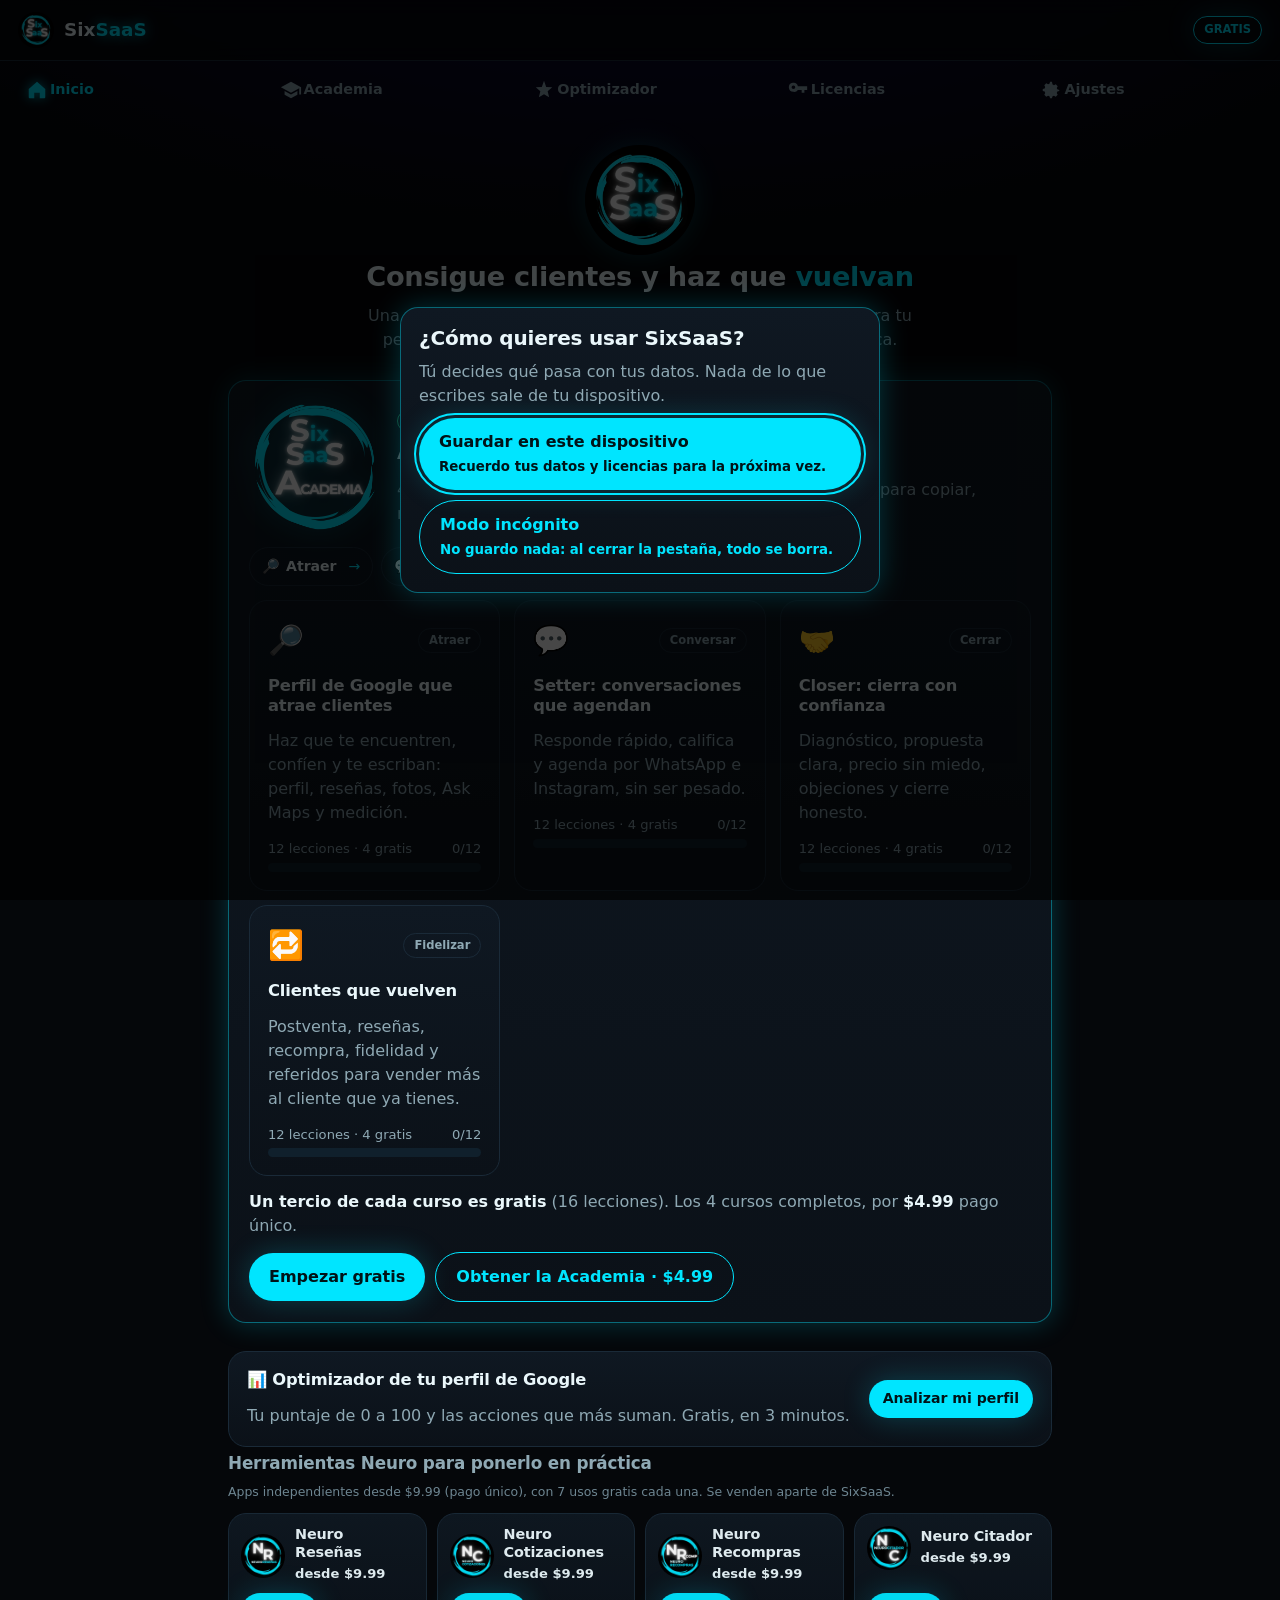
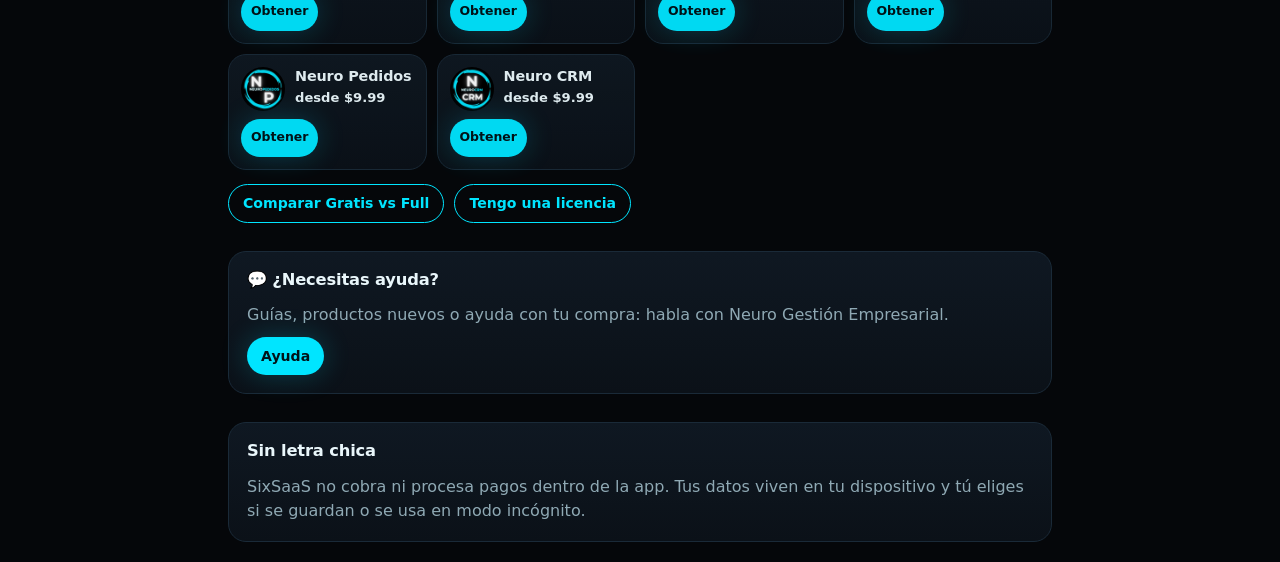
<file: index.html>
<!doctype html>
<html lang="es">
<head>
  <meta charset="utf-8">
  <meta name="viewport" content="width=device-width, initial-scale=1, viewport-fit=cover">
  <title>SixSaaS · Neuroactiva Labs</title>
<meta property="og:title" content="SixSaaS">
<meta property="og:description" content="Consigue clientes y haz que vuelvan: una academia con 4 cursos prácticos, un optimizador gratis para tu perfil de Google y herramientas Neuro para ponerlo en práctica. Para MiPymes y emprendedores.">
<meta property="og:url" content="https://sixsaas-neuroactiva.pages.dev/">
<meta property="og:type" content="website">
<link rel="canonical" href="https://sixsaas-neuroactiva.pages.dev/">
<script src="js/sinjs.js"></script>
<style>.js #resumen-app{display:none!important}</style>
  <meta name="description" content="SixSaaS: herramientas simples para MiPymes y emprendedores. Aprende a conseguir clientes y a que vuelvan con la Academia, optimiza tu perfil de Google gratis y suma módulos Neuro.">
  <meta name="theme-color" content="#05070a">
  <link rel="manifest" href="manifest.webmanifest">
  <link rel="icon" type="image/png" href="icons/favicon.png">
  <link rel="apple-touch-icon" href="icons/apple-touch-icon.png">
  <meta name="apple-mobile-web-app-capable" content="yes">
  <meta name="apple-mobile-web-app-status-bar-style" content="black-translucent">
  <link rel="stylesheet" href="css/styles.css">
</head>
<body>
<!-- resumen-app: contenido visible sin JavaScript (revisores, buscadores, vistas previas). La app lo oculta al cargar. -->
<section id="resumen-app" aria-label="Qué hace SixSaaS" style="max-width:760px;margin:0 auto;padding:24px 18px;font:16px/1.55 system-ui,-apple-system,Segoe UI,Roboto,sans-serif"><h1>SixSaaS</h1><p>Consigue clientes y haz que vuelvan: una academia con 4 cursos prácticos, un optimizador gratis para tu perfil de Google y herramientas Neuro para ponerlo en práctica. Para MiPymes y emprendedores.</p><h2>Qué puedes hacer</h2><ul><li><b>Academia SixSaaS</b>: 48 lecciones en 4 cursos: Atraer (perfil de Google que atrae clientes), Conversar (setter: conversaciones que agendan), Cerrar (closer: cierra con confianza) y Fidelizar (clientes que vuelven). Cada lección trae tarea, plantilla para copiar, mensaje para Gemini y quiz.</li><li><b>Optimizador de tu perfil de Google</b>: puntaje de 0 a 100 y las acciones que más suman, gratis en 3 minutos.</li><li><b>Herramientas Neuro</b>: acceso a Neuro Reseñas, Cotizaciones, Recompras, Citador, Pedidos y CRM (se venden aparte).</li><li><b>Licencias y Ajustes</b>: activar licencias, guardar en el dispositivo o usar modo incógnito.</li></ul><h2>Planes</h2><ul><li>Gratis: un tercio de cada curso (16 lecciones) y el optimizador.</li><li>Academia completa (4 cursos): $4.99 pago único.</li><li>Apps Neuro: desde $9.99 pago único cada una, con 7 usos gratis.</li></ul><h2>Privacidad</h2><p>Tus datos viven en tu dispositivo y tú eliges si se guardan o usas modo incógnito. SixSaaS no cobra ni procesa pagos dentro de la app.</p><p>App web instalable (PWA) de Neuroactiva Labs. Para usarla, ábrela en un navegador con JavaScript activado: <a href="https://sixsaas-neuroactiva.pages.dev/">https://sixsaas-neuroactiva.pages.dev/</a></p><p>Ayuda y compras: <a href="https://wa.me/50764387978">WhatsApp Business +507 6438-7978</a></p></section>

  <header class="top">
    <a class="brand" href="#/" aria-label="SixSaaS inicio">
      <img src="img/sixsaas.webp" alt="" width="36" height="36">
      <span>Six<b>SaaS</b></span>
    </a>
    <span id="badge" class="badge" hidden></span>
  </header>

  <main id="app" tabindex="-1"></main>

  <nav class="tabs" aria-label="Navegación principal">
    <a href="#/" data-tab="inicio"><svg viewBox="0 0 24 24"><path d="M3 11l9-8 9 8v9a1 1 0 0 1-1 1h-5v-6H9v6H4a1 1 0 0 1-1-1z"/></svg><span>Inicio</span></a>
    <a href="#/academia" data-tab="academia"><svg viewBox="0 0 24 24"><path d="M12 3L1 9l11 6 9-4.9V17h2V9zM5 13.2v4L12 21l7-3.8v-4L12 17z"/></svg><span>Academia</span></a>
    <a href="#/optimizador" data-tab="optimizador"><svg viewBox="0 0 24 24"><path d="M12 2l2.4 6.6L21 9l-5 4.4L17.6 20 12 16.6 6.4 20 8 13.4 3 9l6.6-.4z"/></svg><span>Optimizador</span></a>
    <a href="#/licencias" data-tab="licencias"><svg viewBox="0 0 24 24"><path d="M7 14a5 5 0 1 1 4.9-6H22v4h-3v3h-3v-3h-4.1A5 5 0 0 1 7 14zm0-7a2 2 0 1 0 0 4 2 2 0 0 0 0-4z"/></svg><span>Licencias</span></a>
    <a href="#/ajustes" data-tab="ajustes"><svg viewBox="0 0 24 24"><path d="M12 8a4 4 0 1 0 0 8 4 4 0 0 0 0-8zm9 4l-2.1-.7a7 7 0 0 0-.6-1.5l1-2-2.1-2.1-2 1a7 7 0 0 0-1.5-.6L13 3h-2l-.7 2.1a7 7 0 0 0-1.5.6l-2-1L4.7 6.8l1 2a7 7 0 0 0-.6 1.5L3 11v2l2.1.7c.1.5.3 1 .6 1.5l-1 2 2.1 2.1 2-1c.5.3 1 .5 1.5.6L11 21h2l.7-2.1c.5-.1 1-.3 1.5-.6l2 1 2.1-2.1-1-2c.3-.5.5-1 .6-1.5L21 13z"/></svg><span>Ajustes</span></a>
  </nav>

  <div id="toast" class="toast" role="status" aria-live="polite" hidden></div>
  <script type="module" src="js/app.js"></script>
  <noscript><p style="padding:2rem;color:#fff">SixSaaS necesita JavaScript para funcionar. Arriba tienes un resumen de sus funciones.</p></noscript>
</body>
</html>
</file>
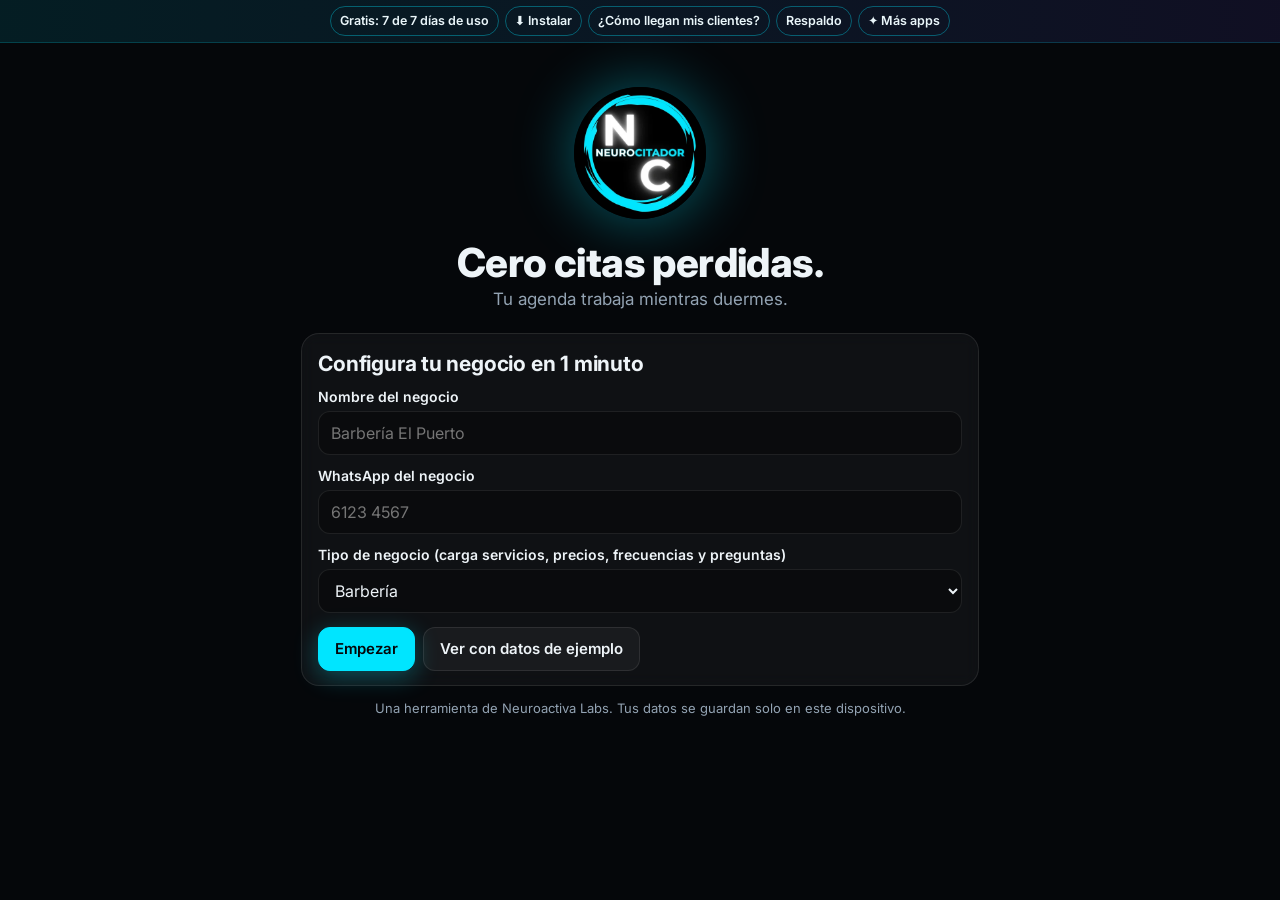
<file: neurocitador/index.html>
<!DOCTYPE html>
<html lang="es">
<head>
<meta charset="utf-8">
<meta name="viewport" content="width=device-width, initial-scale=1">
<meta name="theme-color" content="#05070a">
<title>Neuro Citador</title>
<meta name="description" content="Agenda 24/7 con reservas por WhatsApp, confirmaciones y menos faltas. Cero citas perdidas: tu agenda trabaja mientras duermes. Plantillas para barbería, uñas y belleza, clínica dental y fisioterapia.">
<meta property="og:title" content="Neuro Citador">
<meta property="og:description" content="Agenda 24/7 con reservas por WhatsApp, confirmaciones y menos faltas. Cero citas perdidas: tu agenda trabaja mientras duermes. Plantillas para barbería, uñas y belleza, clínica dental y fisioterapia.">
<meta property="og:url" content="https://neurocitador.pages.dev/">
<meta property="og:type" content="website">
<link rel="canonical" href="https://neurocitador.pages.dev/">
<script>document.documentElement.classList.add('js')</script>
<style>.js #resumen-app{display:none!important}</style>
<link rel="preconnect" href="https://fonts.googleapis.com">
<link href="https://fonts.googleapis.com/css2?family=Inter:wght@400;500;600;700;800;900&display=swap" rel="stylesheet">
<style>
/* VOICE: herramienta premium de trabajo diario, español de Panamá, directa
   IDEA: la libreta del mostrador convertida en tablero de control nocturno
   PICTURE: agenda con horas grandes, semáforo de riesgo y el dinero recuperado en grande
   COLOUR and TYPE: negro profundo #05070a con brillo del color de la marca (cian Neuroactiva por defecto); Inter
   LAYOUT: una columna de 780px, pestañas en fila, tarjetas de vidrio */
:root{color-scheme:dark;--bg:#05070a;--card:rgba(255,255,255,.045);--card2:rgba(255,255,255,.08);--line:rgba(255,255,255,.09);
--ink:#eef4f8;--mute:#93a3b3;--acc:#00e5ff;--accInk:#00161a;--red:#ff5d6c;--amb:#ffb547;--grn:#3ee08f}
*{box-sizing:border-box;min-width:0}
html{background:var(--bg)}
body::before{content:'';position:fixed;inset:0;z-index:-1;background:radial-gradient(900px 520px at 100% -10%,color-mix(in srgb,var(--acc) 22%,transparent),transparent 65%),radial-gradient(700px 500px at -15% 30%,rgba(60,70,255,.13),transparent 70%),radial-gradient(800px 600px at 50% 120%,color-mix(in srgb,var(--acc) 10%,transparent),transparent 70%),var(--bg)}
body{margin:0;min-height:100vh;background:var(--bg);color:var(--ink);font:16px/1.5 Inter,system-ui,sans-serif;overflow-x:clip}
.wrap{max-width:780px;margin:0 auto;padding:14px max(4vw,14px) 90px}
header{display:flex;align-items:center;gap:12px;justify-content:space-between;padding:6px 0}
.brand{display:flex;align-items:center;gap:12px}
.lg{width:52px;height:52px;border-radius:16px;object-fit:cover;flex:none;background:var(--card2);box-shadow:0 0 0 1px var(--line),0 8px 30px color-mix(in srgb,var(--acc) 25%,transparent)}
.mono{display:grid;place-items:center;font-weight:900;font-size:20px;color:var(--accInk);background:linear-gradient(135deg,var(--acc),color-mix(in srgb,var(--acc) 55%,#000))}
h1{font-size:clamp(20px,4vw,26px);line-height:1.1;margin:0;font-weight:800;letter-spacing:-.015em}
h2{font-size:21px;margin:24px 0 10px;line-height:1.15;letter-spacing:-.01em}
.sub{color:var(--mute);font-size:14px;margin:2px 0 0}
.nc{display:flex;align-items:center;gap:8px;font-size:12px;color:var(--mute);text-align:right;line-height:1.25}
.nc img{width:40px;height:40px;border-radius:50%}
.plan{display:inline-block;margin-top:2px;padding:1px 8px;border-radius:99px;background:color-mix(in srgb,var(--acc) 18%,transparent);color:var(--acc);font-weight:700}
nav{display:flex;gap:6px;overflow-x:auto;margin:12px -4px 6px;padding:4px;scrollbar-width:none;position:sticky;top:0;z-index:5;background:linear-gradient(var(--bg) 70%,transparent)}
nav button{flex:none}
button,.btn{font:600 15px Inter,sans-serif;min-height:44px;padding:0 16px;border-radius:12px;border:1px solid var(--line);background:var(--card);color:var(--ink);cursor:pointer;display:inline-flex;align-items:center;justify-content:center;gap:6px;text-decoration:none;transition:transform .12s,background .15s}
button:hover{background:var(--card2)}button:active{transform:scale(.97)}
button:focus-visible,.btn:focus-visible,input:focus-visible,select:focus-visible,textarea:focus-visible{outline:3px solid var(--acc);outline-offset:2px}
button.on,.pri{background:var(--acc);color:var(--accInk);border-color:var(--acc);box-shadow:0 6px 24px color-mix(in srgb,var(--acc) 30%,transparent)}
button.on:hover,.pri:hover{background:var(--acc)}
.sm{min-height:36px;padding:0 12px;font-size:14px;border-radius:10px}
.row{display:flex;gap:8px;flex-wrap:wrap;align-items:center}
.sp{justify-content:space-between}
.card{background:var(--card);border:1px solid var(--line);border-radius:18px;padding:14px 16px;margin:10px 0;backdrop-filter:blur(8px)}
.hero{background:linear-gradient(135deg,color-mix(in srgb,var(--acc) 16%,transparent),rgba(255,255,255,.03));border-color:color-mix(in srgb,var(--acc) 30%,transparent)}
.appt{display:grid;grid-template-columns:78px minmax(0,1fr);gap:12px;border-left:3px solid var(--pc,var(--acc))}
.time{font-size:24px;font-weight:800;line-height:1;font-variant-numeric:tabular-nums;white-space:nowrap}
.time small{display:block;font-size:13px;color:var(--mute);font-weight:500;margin-top:4px;white-space:normal}
.who{font-weight:700;font-size:17px}
.meta{color:var(--mute);font-size:14px}
.chip{display:inline-block;font-size:13px;font-weight:600;padding:2px 9px;border-radius:99px;border:1px solid currentColor;white-space:nowrap}
.r0{color:var(--grn)}.r1{color:var(--amb)}.r2{color:var(--red)}
.st-confirmada{color:var(--grn)}.st-pendiente{color:var(--amb)}.st-atendida{color:var(--acc)}.st-falta,.st-cancelada{color:var(--red)}
.big{font-size:clamp(44px,10vw,72px);font-weight:900;line-height:1;color:var(--acc);font-variant-numeric:tabular-nums;letter-spacing:-.02em;text-shadow:0 0 40px color-mix(in srgb,var(--acc) 35%,transparent)}
.kpis{display:grid;grid-template-columns:repeat(auto-fit,minmax(165px,1fr));gap:10px}
.kpi{background:var(--card);border:1px solid var(--line);border-radius:16px;padding:12px 14px}
.kpi b{display:block;font-size:26px;font-variant-numeric:tabular-nums}
.kpi span{font-size:14px;color:var(--mute)}
label{display:block;font-size:14px;font-weight:600;margin:10px 0 4px}
input,select,textarea{width:100%;font:16px Inter,sans-serif;min-height:44px;padding:8px 12px;border-radius:12px;border:1px solid var(--line);background:rgba(0,0,0,.35);color:var(--ink)}
input[type=color]{padding:2px;width:56px}
input[type=range]{accent-color:var(--acc);padding:0}
textarea{min-height:110px}
.chk{display:flex;gap:10px;align-items:flex-start;font-weight:500}
.chk input{width:22px;min-height:22px;margin-top:2px;flex:none;accent-color:var(--acc)}
.grid2{display:grid;grid-template-columns:minmax(0,1fr) minmax(0,1fr);gap:0 10px}
.slots{display:grid;grid-template-columns:repeat(auto-fill,minmax(98px,1fr));gap:6px}
.slots button{white-space:nowrap;padding:0 6px}
.days{display:flex;gap:6px;overflow-x:auto;padding-bottom:4px}
.days button{flex:none;flex-direction:column;min-width:64px;min-height:58px;line-height:1.1;gap:2px}
.empty{color:var(--mute);text-align:center;padding:24px 8px}
.note{font-size:13px;color:var(--mute)}
.todo{display:flex;align-items:center;gap:12px;padding:10px 0;border-top:1px solid var(--line);cursor:pointer;width:100%;background:none;border-left:0;border-right:0;border-bottom:0;border-radius:0;min-height:52px;justify-content:flex-start;text-align:left;font-weight:500}
.todo:first-of-type{border-top:0}
.todo i{width:28px;height:28px;border-radius:50%;display:grid;place-items:center;font-style:normal;font-weight:800;flex:none;background:color-mix(in srgb,var(--acc) 18%,transparent);color:var(--acc)}
.todo.ok i{background:color-mix(in srgb,var(--grn) 18%,transparent);color:var(--grn)}
.todo span{flex:1}.todo b{color:var(--acc)}
.wk{display:grid;grid-template-columns:70px minmax(0,1fr) 92px;gap:10px;align-items:center;padding:8px 0;border-top:1px solid var(--line);width:100%;background:none;border-left:0;border-right:0;border-bottom:0;border-radius:0;text-align:left;font-weight:500}
.bar{height:10px;border-radius:9px;background:rgba(255,255,255,.07);overflow:hidden}.bar i{display:block;height:100%;background:linear-gradient(90deg,color-mix(in srgb,var(--acc) 60%,#000),var(--acc));border-radius:9px}
.badges{display:grid;grid-template-columns:repeat(auto-fill,minmax(150px,1fr));gap:8px}
.badge{border:1px solid var(--line);border-radius:14px;padding:10px 12px;font-size:14px;opacity:.45}
.badge.on{opacity:1;border-color:color-mix(in srgb,var(--acc) 50%,transparent);background:color-mix(in srgb,var(--acc) 10%,transparent)}
.badge b{display:block}
.sw{display:flex;gap:8px;flex-wrap:wrap}
.sw button{width:40px;height:40px;min-height:40px;padding:0;border-radius:50%;border:3px solid transparent}
.sw button.on{border-color:#fff;box-shadow:none}
.imgout{width:100%;border-radius:14px;margin-top:10px;box-shadow:0 10px 40px rgba(0,0,0,.5)}
#modal{position:fixed;inset:0;background:rgb(0 0 0/.65);display:none;align-items:flex-end;justify-content:center;z-index:9;padding:10px;backdrop-filter:blur(4px)}
#modal.open{display:flex}
#mbox{background:#0b1016;border:1px solid var(--line);border-radius:22px;max-width:580px;width:100%;max-height:92vh;overflow:auto;padding:18px;box-shadow:0 20px 60px rgba(0,0,0,.6)}
.msg{white-space:pre-wrap;background:rgba(0,0,0,.35);border:1px solid var(--line);border-radius:12px;padding:12px;font-size:15px}
.toast{pointer-events:none;position:fixed;left:50%;bottom:18px;transform:translateX(-50%);background:var(--ink);color:#05070a;padding:10px 16px;border-radius:12px;font-weight:700;z-index:12;opacity:0;transition:opacity .2s;max-width:92vw;text-align:center}
.toast.show{opacity:1}
#cel{position:fixed;inset:0;z-index:11;display:none;place-items:center;pointer-events:none}
#cel.show{display:grid}
#cel canvas{position:absolute;inset:0;width:100%;height:100%}
#cel div{position:relative;text-align:center;background:rgba(5,7,10,.85);border:1px solid color-mix(in srgb,var(--acc) 40%,transparent);padding:22px 28px;border-radius:22px;box-shadow:0 20px 80px color-mix(in srgb,var(--acc) 30%,transparent)}
#cel b{display:block;font-size:52px;font-weight:900;color:var(--acc);line-height:1}
.pubwrap{max-width:560px;margin:0 auto;padding:18px 14px 60px}
@media(prefers-reduced-motion:reduce){.toast,button{transition:none}}
@media(max-width:520px){.grid2{grid-template-columns:minmax(0,1fr)}.appt{grid-template-columns:64px minmax(0,1fr)}.time{font-size:20px}.nc span{display:none}.wk{grid-template-columns:58px minmax(0,1fr) 80px}}
</style>
<script>/* Enlaces de descarga de la versión gratis de cada app. Proyectos de Cloudflare Pages de Neuroactiva Labs. */window.NX_DESCARGA={"resenas": "https://neuroresenas.pages.dev/", "pedidos": "https://neuropedidos.pages.dev/", "cotizaciones": "https://neurocotizaciones.pages.dev/", "citador": "https://neurocitador.pages.dev/", "recompras": "https://neurorecompras.pages.dev/", "crm": "https://neurocrm.pages.dev/", "sixsaas": "https://sixsaas-neuroactiva.pages.dev/"};</script><link rel="manifest" href="manifest.webmanifest"><link rel="icon" href="img/logo.webp"><link rel="apple-touch-icon" href="icons/icon-192.png"><meta name="theme-color" content="#05070a"></head>
<body>
<!-- resumen-app: contenido visible sin JavaScript (revisores, buscadores, vistas previas). La app lo oculta al cargar. -->
<section id="resumen-app" aria-label="Qué hace Neuro Citador" style="max-width:760px;margin:0 auto;padding:24px 18px;font:16px/1.55 system-ui,-apple-system,Segoe UI,Roboto,sans-serif"><h1>Neuro Citador</h1><p>Agenda 24/7 con reservas por WhatsApp, confirmaciones y menos faltas. Cero citas perdidas: tu agenda trabaja mientras duermes. Plantillas para barbería, uñas y belleza, clínica dental y fisioterapia.</p><h2>Qué puedes hacer</h2><ul><li><b>Agenda</b>: tus citas del día y la semana; agregas citas a mano o entran desde tu link.</li><li><b>Escudo anti-faltas</b>: recordatorios y confirmaciones por WhatsApp el día antes.</li><li><b>Lista de espera</b>: clientes que quieren un turno si se libera uno.</li><li><b>Reservas 24/7</b>: tu link y cartel con QR: el cliente elige servicio, profesional y hora.</li><li><b>Estudio de imágenes</b>: flyers y estados para promocionar tu agenda.</li><li><b>Clientes y Panel</b>: historial de clientes y resultados.</li><li><b>Mi marca y Ajustes</b>: servicios, precios, horarios y logo.</li></ul><h2>Cómo funciona</h2><ol><li>En <b>Reservas</b> la app arma tu link y tu cartel con QR a partir de tus servicios, horarios y WhatsApp. Cada negocio tiene el suyo, sin choques.</li><li>Lo pones en tu bio, estados, Google o en el mostrador. El cliente elige servicio, profesional y hora, a cualquier hora del día.</li><li>Al terminar, el cliente toca <b>Enviar por WhatsApp</b>: te llega su nombre, servicio, día y hora, y un enlace "Para aceptar".</li><li>Tocas ese enlace en tu teléfono y la cita entra sola a tu agenda con el cliente y su número. Si alguien te escribe sin usar el link, agregas la cita a mano.</li><li>El día antes, la app te deja listo el recordatorio por WhatsApp para confirmar y evitar faltas.</li></ol><h2>Planes</h2><ul><li>Versión gratis: todas las funciones por 7 días de uso, sin tarjeta.</li><li>Solo: $9.99 (pago único)</li><li>Equipo: $19.99 (pago único)</li></ul><h2>Privacidad</h2><p>Tus datos se guardan solo en este dispositivo (no hay cuenta ni servidor). Puedes hacer respaldo en archivo.</p><p>App web instalable (PWA) de Neuroactiva Labs. Para usarla, ábrela en un navegador con JavaScript activado: <a href="https://neurocitador.pages.dev/">https://neurocitador.pages.dev/</a></p><p>Ayuda y compras: <a href="https://wa.me/50764387978">WhatsApp Business +507 6438-7978</a></p></section>

<div class="wrap" id="app"></div>
<div id="modal" role="dialog" aria-modal="true"><div id="mbox"></div></div>
<div id="cel" aria-live="polite"><canvas id="cv"></canvas><div><span id="celT"></span><b id="celB"></b></div></div>
<div class="toast" id="toast" role="status"></div>
<script>
/* qrcode-generator 1.4.4 · (c) Kazuhiko Arase · MIT License */
//---------------------------------------------------------------------
//
// QR Code Generator for JavaScript
//
// Copyright (c) 2009 Kazuhiko Arase
//
// URL: http://www.d-project.com/
//
// Licensed under the MIT license:
//  http://www.opensource.org/licenses/mit-license.php
//
// The word 'QR Code' is registered trademark of
// DENSO WAVE INCORPORATED
//  http://www.denso-wave.com/qrcode/faqpatent-e.html
//
//---------------------------------------------------------------------

var qrcode = function() {

  //---------------------------------------------------------------------
  // qrcode
  //---------------------------------------------------------------------

  /**
   * qrcode
   * @param typeNumber 1 to 40
   * @param errorCorrectionLevel 'L','M','Q','H'
   */
  var qrcode = function(typeNumber, errorCorrectionLevel) {

    var PAD0 = 0xEC;
    var PAD1 = 0x11;

    var _typeNumber = typeNumber;
    var _errorCorrectionLevel = QRErrorCorrectionLevel[errorCorrectionLevel];
    var _modules = null;
    var _moduleCount = 0;
    var _dataCache = null;
    var _dataList = [];

    var _this = {};

    var makeImpl = function(test, maskPattern) {

      _moduleCount = _typeNumber * 4 + 17;
      _modules = function(moduleCount) {
        var modules = new Array(moduleCount);
        for (var row = 0; row < moduleCount; row += 1) {
          modules[row] = new Array(moduleCount);
          for (var col = 0; col < moduleCount; col += 1) {
            modules[row][col] = null;
          }
        }
        return modules;
      }(_moduleCount);

      setupPositionProbePattern(0, 0);
      setupPositionProbePattern(_moduleCount - 7, 0);
      setupPositionProbePattern(0, _moduleCount - 7);
      setupPositionAdjustPattern();
      setupTimingPattern();
      setupTypeInfo(test, maskPattern);

      if (_typeNumber >= 7) {
        setupTypeNumber(test);
      }

      if (_dataCache == null) {
        _dataCache = createData(_typeNumber, _errorCorrectionLevel, _dataList);
      }

      mapData(_dataCache, maskPattern);
    };

    var setupPositionProbePattern = function(row, col) {

      for (var r = -1; r <= 7; r += 1) {

        if (row + r <= -1 || _moduleCount <= row + r) continue;

        for (var c = -1; c <= 7; c += 1) {

          if (col + c <= -1 || _moduleCount <= col + c) continue;

          if ( (0 <= r && r <= 6 && (c == 0 || c == 6) )
              || (0 <= c && c <= 6 && (r == 0 || r == 6) )
              || (2 <= r && r <= 4 && 2 <= c && c <= 4) ) {
            _modules[row + r][col + c] = true;
          } else {
            _modules[row + r][col + c] = false;
          }
        }
      }
    };

    var getBestMaskPattern = function() {

      var minLostPoint = 0;
      var pattern = 0;

      for (var i = 0; i < 8; i += 1) {

        makeImpl(true, i);

        var lostPoint = QRUtil.getLostPoint(_this);

        if (i == 0 || minLostPoint > lostPoint) {
          minLostPoint = lostPoint;
          pattern = i;
        }
      }

      return pattern;
    };

    var setupTimingPattern = function() {

      for (var r = 8; r < _moduleCount - 8; r += 1) {
        if (_modules[r][6] != null) {
          continue;
        }
        _modules[r][6] = (r % 2 == 0);
      }

      for (var c = 8; c < _moduleCount - 8; c += 1) {
        if (_modules[6][c] != null) {
          continue;
        }
        _modules[6][c] = (c % 2 == 0);
      }
    };

    var setupPositionAdjustPattern = function() {

      var pos = QRUtil.getPatternPosition(_typeNumber);

      for (var i = 0; i < pos.length; i += 1) {

        for (var j = 0; j < pos.length; j += 1) {

          var row = pos[i];
          var col = pos[j];

          if (_modules[row][col] != null) {
            continue;
          }

          for (var r = -2; r <= 2; r += 1) {

            for (var c = -2; c <= 2; c += 1) {

              if (r == -2 || r == 2 || c == -2 || c == 2
                  || (r == 0 && c == 0) ) {
                _modules[row + r][col + c] = true;
              } else {
                _modules[row + r][col + c] = false;
              }
            }
          }
        }
      }
    };

    var setupTypeNumber = function(test) {

      var bits = QRUtil.getBCHTypeNumber(_typeNumber);

      for (var i = 0; i < 18; i += 1) {
        var mod = (!test && ( (bits >> i) & 1) == 1);
        _modules[Math.floor(i / 3)][i % 3 + _moduleCount - 8 - 3] = mod;
      }

      for (var i = 0; i < 18; i += 1) {
        var mod = (!test && ( (bits >> i) & 1) == 1);
        _modules[i % 3 + _moduleCount - 8 - 3][Math.floor(i / 3)] = mod;
      }
    };

    var setupTypeInfo = function(test, maskPattern) {

      var data = (_errorCorrectionLevel << 3) | maskPattern;
      var bits = QRUtil.getBCHTypeInfo(data);

      // vertical
      for (var i = 0; i < 15; i += 1) {

        var mod = (!test && ( (bits >> i) & 1) == 1);

        if (i < 6) {
          _modules[i][8] = mod;
        } else if (i < 8) {
          _modules[i + 1][8] = mod;
        } else {
          _modules[_moduleCount - 15 + i][8] = mod;
        }
      }

      // horizontal
      for (var i = 0; i < 15; i += 1) {

        var mod = (!test && ( (bits >> i) & 1) == 1);

        if (i < 8) {
          _modules[8][_moduleCount - i - 1] = mod;
        } else if (i < 9) {
          _modules[8][15 - i - 1 + 1] = mod;
        } else {
          _modules[8][15 - i - 1] = mod;
        }
      }

      // fixed module
      _modules[_moduleCount - 8][8] = (!test);
    };

    var mapData = function(data, maskPattern) {

      var inc = -1;
      var row = _moduleCount - 1;
      var bitIndex = 7;
      var byteIndex = 0;
      var maskFunc = QRUtil.getMaskFunction(maskPattern);

      for (var col = _moduleCount - 1; col > 0; col -= 2) {

        if (col == 6) col -= 1;

        while (true) {

          for (var c = 0; c < 2; c += 1) {

            if (_modules[row][col - c] == null) {

              var dark = false;

              if (byteIndex < data.length) {
                dark = ( ( (data[byteIndex] >>> bitIndex) & 1) == 1);
              }

              var mask = maskFunc(row, col - c);

              if (mask) {
                dark = !dark;
              }

              _modules[row][col - c] = dark;
              bitIndex -= 1;

              if (bitIndex == -1) {
                byteIndex += 1;
                bitIndex = 7;
              }
            }
          }

          row += inc;

          if (row < 0 || _moduleCount <= row) {
            row -= inc;
            inc = -inc;
            break;
          }
        }
      }
    };

    var createBytes = function(buffer, rsBlocks) {

      var offset = 0;

      var maxDcCount = 0;
      var maxEcCount = 0;

      var dcdata = new Array(rsBlocks.length);
      var ecdata = new Array(rsBlocks.length);

      for (var r = 0; r < rsBlocks.length; r += 1) {

        var dcCount = rsBlocks[r].dataCount;
        var ecCount = rsBlocks[r].totalCount - dcCount;

        maxDcCount = Math.max(maxDcCount, dcCount);
        maxEcCount = Math.max(maxEcCount, ecCount);

        dcdata[r] = new Array(dcCount);

        for (var i = 0; i < dcdata[r].length; i += 1) {
          dcdata[r][i] = 0xff & buffer.getBuffer()[i + offset];
        }
        offset += dcCount;

        var rsPoly = QRUtil.getErrorCorrectPolynomial(ecCount);
        var rawPoly = qrPolynomial(dcdata[r], rsPoly.getLength() - 1);

        var modPoly = rawPoly.mod(rsPoly);
        ecdata[r] = new Array(rsPoly.getLength() - 1);
        for (var i = 0; i < ecdata[r].length; i += 1) {
          var modIndex = i + modPoly.getLength() - ecdata[r].length;
          ecdata[r][i] = (modIndex >= 0)? modPoly.getAt(modIndex) : 0;
        }
      }

      var totalCodeCount = 0;
      for (var i = 0; i < rsBlocks.length; i += 1) {
        totalCodeCount += rsBlocks[i].totalCount;
      }

      var data = new Array(totalCodeCount);
      var index = 0;

      for (var i = 0; i < maxDcCount; i += 1) {
        for (var r = 0; r < rsBlocks.length; r += 1) {
          if (i < dcdata[r].length) {
            data[index] = dcdata[r][i];
            index += 1;
          }
        }
      }

      for (var i = 0; i < maxEcCount; i += 1) {
        for (var r = 0; r < rsBlocks.length; r += 1) {
          if (i < ecdata[r].length) {
            data[index] = ecdata[r][i];
            index += 1;
          }
        }
      }

      return data;
    };

    var createData = function(typeNumber, errorCorrectionLevel, dataList) {

      var rsBlocks = QRRSBlock.getRSBlocks(typeNumber, errorCorrectionLevel);

      var buffer = qrBitBuffer();

      for (var i = 0; i < dataList.length; i += 1) {
        var data = dataList[i];
        buffer.put(data.getMode(), 4);
        buffer.put(data.getLength(), QRUtil.getLengthInBits(data.getMode(), typeNumber) );
        data.write(buffer);
      }

      // calc num max data.
      var totalDataCount = 0;
      for (var i = 0; i < rsBlocks.length; i += 1) {
        totalDataCount += rsBlocks[i].dataCount;
      }

      if (buffer.getLengthInBits() > totalDataCount * 8) {
        throw 'code length overflow. ('
          + buffer.getLengthInBits()
          + '>'
          + totalDataCount * 8
          + ')';
      }

      // end code
      if (buffer.getLengthInBits() + 4 <= totalDataCount * 8) {
        buffer.put(0, 4);
      }

      // padding
      while (buffer.getLengthInBits() % 8 != 0) {
        buffer.putBit(false);
      }

      // padding
      while (true) {

        if (buffer.getLengthInBits() >= totalDataCount * 8) {
          break;
        }
        buffer.put(PAD0, 8);

        if (buffer.getLengthInBits() >= totalDataCount * 8) {
          break;
        }
        buffer.put(PAD1, 8);
      }

      return createBytes(buffer, rsBlocks);
    };

    _this.addData = function(data, mode) {

      mode = mode || 'Byte';

      var newData = null;

      switch(mode) {
      case 'Numeric' :
        newData = qrNumber(data);
        break;
      case 'Alphanumeric' :
        newData = qrAlphaNum(data);
        break;
      case 'Byte' :
        newData = qr8BitByte(data);
        break;
      case 'Kanji' :
        newData = qrKanji(data);
        break;
      default :
        throw 'mode:' + mode;
      }

      _dataList.push(newData);
      _dataCache = null;
    };

    _this.isDark = function(row, col) {
      if (row < 0 || _moduleCount <= row || col < 0 || _moduleCount <= col) {
        throw row + ',' + col;
      }
      return _modules[row][col];
    };

    _this.getModuleCount = function() {
      return _moduleCount;
    };

    _this.make = function() {
      if (_typeNumber < 1) {
        var typeNumber = 1;

        for (; typeNumber < 40; typeNumber++) {
          var rsBlocks = QRRSBlock.getRSBlocks(typeNumber, _errorCorrectionLevel);
          var buffer = qrBitBuffer();

          for (var i = 0; i < _dataList.length; i++) {
            var data = _dataList[i];
            buffer.put(data.getMode(), 4);
            buffer.put(data.getLength(), QRUtil.getLengthInBits(data.getMode(), typeNumber) );
            data.write(buffer);
          }

          var totalDataCount = 0;
          for (var i = 0; i < rsBlocks.length; i++) {
            totalDataCount += rsBlocks[i].dataCount;
          }

          if (buffer.getLengthInBits() <= totalDataCount * 8) {
            break;
          }
        }

        _typeNumber = typeNumber;
      }

      makeImpl(false, getBestMaskPattern() );
    };

    _this.createTableTag = function(cellSize, margin) {

      cellSize = cellSize || 2;
      margin = (typeof margin == 'undefined')? cellSize * 4 : margin;

      var qrHtml = '';

      qrHtml += '<table style="';
      qrHtml += ' border-width: 0px; border-style: none;';
      qrHtml += ' border-collapse: collapse;';
      qrHtml += ' padding: 0px; margin: ' + margin + 'px;';
      qrHtml += '">';
      qrHtml += '<tbody>';

      for (var r = 0; r < _this.getModuleCount(); r += 1) {

        qrHtml += '<tr>';

        for (var c = 0; c < _this.getModuleCount(); c += 1) {
          qrHtml += '<td style="';
          qrHtml += ' border-width: 0px; border-style: none;';
          qrHtml += ' border-collapse: collapse;';
          qrHtml += ' padding: 0px; margin: 0px;';
          qrHtml += ' width: ' + cellSize + 'px;';
          qrHtml += ' height: ' + cellSize + 'px;';
          qrHtml += ' background-color: ';
          qrHtml += _this.isDark(r, c)? '#000000' : '#ffffff';
          qrHtml += ';';
          qrHtml += '"/>';
        }

        qrHtml += '</tr>';
      }

      qrHtml += '</tbody>';
      qrHtml += '</table>';

      return qrHtml;
    };

    _this.createSvgTag = function(cellSize, margin, alt, title) {

      var opts = {};
      if (typeof arguments[0] == 'object') {
        // Called by options.
        opts = arguments[0];
        // overwrite cellSize and margin.
        cellSize = opts.cellSize;
        margin = opts.margin;
        alt = opts.alt;
        title = opts.title;
      }

      cellSize = cellSize || 2;
      margin = (typeof margin == 'undefined')? cellSize * 4 : margin;

      // Compose alt property surrogate
      alt = (typeof alt === 'string') ? {text: alt} : alt || {};
      alt.text = alt.text || null;
      alt.id = (alt.text) ? alt.id || 'qrcode-description' : null;

      // Compose title property surrogate
      title = (typeof title === 'string') ? {text: title} : title || {};
      title.text = title.text || null;
      title.id = (title.text) ? title.id || 'qrcode-title' : null;

      var size = _this.getModuleCount() * cellSize + margin * 2;
      var c, mc, r, mr, qrSvg='', rect;

      rect = 'l' + cellSize + ',0 0,' + cellSize +
        ' -' + cellSize + ',0 0,-' + cellSize + 'z ';

      qrSvg += '<svg version="1.1" xmlns="http://www.w3.org/2000/svg"';
      qrSvg += !opts.scalable ? ' width="' + size + 'px" height="' + size + 'px"' : '';
      qrSvg += ' viewBox="0 0 ' + size + ' ' + size + '" ';
      qrSvg += ' preserveAspectRatio="xMinYMin meet"';
      qrSvg += (title.text || alt.text) ? ' role="img" aria-labelledby="' +
          escapeXml([title.id, alt.id].join(' ').trim() ) + '"' : '';
      qrSvg += '>';
      qrSvg += (title.text) ? '<title id="' + escapeXml(title.id) + '">' +
          escapeXml(title.text) + '</title>' : '';
      qrSvg += (alt.text) ? '<description id="' + escapeXml(alt.id) + '">' +
          escapeXml(alt.text) + '</description>' : '';
      qrSvg += '<rect width="100%" height="100%" fill="white" cx="0" cy="0"/>';
      qrSvg += '<path d="';

      for (r = 0; r < _this.getModuleCount(); r += 1) {
        mr = r * cellSize + margin;
        for (c = 0; c < _this.getModuleCount(); c += 1) {
          if (_this.isDark(r, c) ) {
            mc = c*cellSize+margin;
            qrSvg += 'M' + mc + ',' + mr + rect;
          }
        }
      }

      qrSvg += '" stroke="transparent" fill="black"/>';
      qrSvg += '</svg>';

      return qrSvg;
    };

    _this.createDataURL = function(cellSize, margin) {

      cellSize = cellSize || 2;
      margin = (typeof margin == 'undefined')? cellSize * 4 : margin;

      var size = _this.getModuleCount() * cellSize + margin * 2;
      var min = margin;
      var max = size - margin;

      return createDataURL(size, size, function(x, y) {
        if (min <= x && x < max && min <= y && y < max) {
          var c = Math.floor( (x - min) / cellSize);
          var r = Math.floor( (y - min) / cellSize);
          return _this.isDark(r, c)? 0 : 1;
        } else {
          return 1;
        }
      } );
    };

    _this.createImgTag = function(cellSize, margin, alt) {

      cellSize = cellSize || 2;
      margin = (typeof margin == 'undefined')? cellSize * 4 : margin;

      var size = _this.getModuleCount() * cellSize + margin * 2;

      var img = '';
      img += '<img';
      img += '\u0020src="';
      img += _this.createDataURL(cellSize, margin);
      img += '"';
      img += '\u0020width="';
      img += size;
      img += '"';
      img += '\u0020height="';
      img += size;
      img += '"';
      if (alt) {
        img += '\u0020alt="';
        img += escapeXml(alt);
        img += '"';
      }
      img += '/>';

      return img;
    };

    var escapeXml = function(s) {
      var escaped = '';
      for (var i = 0; i < s.length; i += 1) {
        var c = s.charAt(i);
        switch(c) {
        case '<': escaped += '&lt;'; break;
        case '>': escaped += '&gt;'; break;
        case '&': escaped += '&amp;'; break;
        case '"': escaped += '&quot;'; break;
        default : escaped += c; break;
        }
      }
      return escaped;
    };

    var _createHalfASCII = function(margin) {
      var cellSize = 1;
      margin = (typeof margin == 'undefined')? cellSize * 2 : margin;

      var size = _this.getModuleCount() * cellSize + margin * 2;
      var min = margin;
      var max = size - margin;

      var y, x, r1, r2, p;

      var blocks = {
        '██': '█',
        '█ ': '▀',
        ' █': '▄',
        '  ': ' '
      };

      var blocksLastLineNoMargin = {
        '██': '▀',
        '█ ': '▀',
        ' █': ' ',
        '  ': ' '
      };

      var ascii = '';
      for (y = 0; y < size; y += 2) {
        r1 = Math.floor((y - min) / cellSize);
        r2 = Math.floor((y + 1 - min) / cellSize);
        for (x = 0; x < size; x += 1) {
          p = '█';

          if (min <= x && x < max && min <= y && y < max && _this.isDark(r1, Math.floor((x - min) / cellSize))) {
            p = ' ';
          }

          if (min <= x && x < max && min <= y+1 && y+1 < max && _this.isDark(r2, Math.floor((x - min) / cellSize))) {
            p += ' ';
          }
          else {
            p += '█';
          }

          // Output 2 characters per pixel, to create full square. 1 character per pixels gives only half width of square.
          ascii += (margin < 1 && y+1 >= max) ? blocksLastLineNoMargin[p] : blocks[p];
        }

        ascii += '\n';
      }

      if (size % 2 && margin > 0) {
        return ascii.substring(0, ascii.length - size - 1) + Array(size+1).join('▀');
      }

      return ascii.substring(0, ascii.length-1);
    };

    _this.createASCII = function(cellSize, margin) {
      cellSize = cellSize || 1;

      if (cellSize < 2) {
        return _createHalfASCII(margin);
      }

      cellSize -= 1;
      margin = (typeof margin == 'undefined')? cellSize * 2 : margin;

      var size = _this.getModuleCount() * cellSize + margin * 2;
      var min = margin;
      var max = size - margin;

      var y, x, r, p;

      var white = Array(cellSize+1).join('██');
      var black = Array(cellSize+1).join('  ');

      var ascii = '';
      var line = '';
      for (y = 0; y < size; y += 1) {
        r = Math.floor( (y - min) / cellSize);
        line = '';
        for (x = 0; x < size; x += 1) {
          p = 1;

          if (min <= x && x < max && min <= y && y < max && _this.isDark(r, Math.floor((x - min) / cellSize))) {
            p = 0;
          }

          // Output 2 characters per pixel, to create full square. 1 character per pixels gives only half width of square.
          line += p ? white : black;
        }

        for (r = 0; r < cellSize; r += 1) {
          ascii += line + '\n';
        }
      }

      return ascii.substring(0, ascii.length-1);
    };

    _this.renderTo2dContext = function(context, cellSize) {
      cellSize = cellSize || 2;
      var length = _this.getModuleCount();
      for (var row = 0; row < length; row++) {
        for (var col = 0; col < length; col++) {
          context.fillStyle = _this.isDark(row, col) ? 'black' : 'white';
          context.fillRect(row * cellSize, col * cellSize, cellSize, cellSize);
        }
      }
    }

    return _this;
  };

  //---------------------------------------------------------------------
  // qrcode.stringToBytes
  //---------------------------------------------------------------------

  qrcode.stringToBytesFuncs = {
    'default' : function(s) {
      var bytes = [];
      for (var i = 0; i < s.length; i += 1) {
        var c = s.charCodeAt(i);
        bytes.push(c & 0xff);
      }
      return bytes;
    }
  };

  qrcode.stringToBytes = qrcode.stringToBytesFuncs['default'];

  //---------------------------------------------------------------------
  // qrcode.createStringToBytes
  //---------------------------------------------------------------------

  /**
   * @param unicodeData base64 string of byte array.
   * [16bit Unicode],[16bit Bytes], ...
   * @param numChars
   */
  qrcode.createStringToBytes = function(unicodeData, numChars) {

    // create conversion map.

    var unicodeMap = function() {

      var bin = base64DecodeInputStream(unicodeData);
      var read = function() {
        var b = bin.read();
        if (b == -1) throw 'eof';
        return b;
      };

      var count = 0;
      var unicodeMap = {};
      while (true) {
        var b0 = bin.read();
        if (b0 == -1) break;
        var b1 = read();
        var b2 = read();
        var b3 = read();
        var k = String.fromCharCode( (b0 << 8) | b1);
        var v = (b2 << 8) | b3;
        unicodeMap[k] = v;
        count += 1;
      }
      if (count != numChars) {
        throw count + ' != ' + numChars;
      }

      return unicodeMap;
    }();

    var unknownChar = '?'.charCodeAt(0);

    return function(s) {
      var bytes = [];
      for (var i = 0; i < s.length; i += 1) {
        var c = s.charCodeAt(i);
        if (c < 128) {
          bytes.push(c);
        } else {
          var b = unicodeMap[s.charAt(i)];
          if (typeof b == 'number') {
            if ( (b & 0xff) == b) {
              // 1byte
              bytes.push(b);
            } else {
              // 2bytes
              bytes.push(b >>> 8);
              bytes.push(b & 0xff);
            }
          } else {
            bytes.push(unknownChar);
          }
        }
      }
      return bytes;
    };
  };

  //---------------------------------------------------------------------
  // QRMode
  //---------------------------------------------------------------------

  var QRMode = {
    MODE_NUMBER :    1 << 0,
    MODE_ALPHA_NUM : 1 << 1,
    MODE_8BIT_BYTE : 1 << 2,
    MODE_KANJI :     1 << 3
  };

  //---------------------------------------------------------------------
  // QRErrorCorrectionLevel
  //---------------------------------------------------------------------

  var QRErrorCorrectionLevel = {
    L : 1,
    M : 0,
    Q : 3,
    H : 2
  };

  //---------------------------------------------------------------------
  // QRMaskPattern
  //---------------------------------------------------------------------

  var QRMaskPattern = {
    PATTERN000 : 0,
    PATTERN001 : 1,
    PATTERN010 : 2,
    PATTERN011 : 3,
    PATTERN100 : 4,
    PATTERN101 : 5,
    PATTERN110 : 6,
    PATTERN111 : 7
  };

  //---------------------------------------------------------------------
  // QRUtil
  //---------------------------------------------------------------------

  var QRUtil = function() {

    var PATTERN_POSITION_TABLE = [
      [],
      [6, 18],
      [6, 22],
      [6, 26],
      [6, 30],
      [6, 34],
      [6, 22, 38],
      [6, 24, 42],
      [6, 26, 46],
      [6, 28, 50],
      [6, 30, 54],
      [6, 32, 58],
      [6, 34, 62],
      [6, 26, 46, 66],
      [6, 26, 48, 70],
      [6, 26, 50, 74],
      [6, 30, 54, 78],
      [6, 30, 56, 82],
      [6, 30, 58, 86],
      [6, 34, 62, 90],
      [6, 28, 50, 72, 94],
      [6, 26, 50, 74, 98],
      [6, 30, 54, 78, 102],
      [6, 28, 54, 80, 106],
      [6, 32, 58, 84, 110],
      [6, 30, 58, 86, 114],
      [6, 34, 62, 90, 118],
      [6, 26, 50, 74, 98, 122],
      [6, 30, 54, 78, 102, 126],
      [6, 26, 52, 78, 104, 130],
      [6, 30, 56, 82, 108, 134],
      [6, 34, 60, 86, 112, 138],
      [6, 30, 58, 86, 114, 142],
      [6, 34, 62, 90, 118, 146],
      [6, 30, 54, 78, 102, 126, 150],
      [6, 24, 50, 76, 102, 128, 154],
      [6, 28, 54, 80, 106, 132, 158],
      [6, 32, 58, 84, 110, 136, 162],
      [6, 26, 54, 82, 110, 138, 166],
      [6, 30, 58, 86, 114, 142, 170]
    ];
    var G15 = (1 << 10) | (1 << 8) | (1 << 5) | (1 << 4) | (1 << 2) | (1 << 1) | (1 << 0);
    var G18 = (1 << 12) | (1 << 11) | (1 << 10) | (1 << 9) | (1 << 8) | (1 << 5) | (1 << 2) | (1 << 0);
    var G15_MASK = (1 << 14) | (1 << 12) | (1 << 10) | (1 << 4) | (1 << 1);

    var _this = {};

    var getBCHDigit = function(data) {
      var digit = 0;
      while (data != 0) {
        digit += 1;
        data >>>= 1;
      }
      return digit;
    };

    _this.getBCHTypeInfo = function(data) {
      var d = data << 10;
      while (getBCHDigit(d) - getBCHDigit(G15) >= 0) {
        d ^= (G15 << (getBCHDigit(d) - getBCHDigit(G15) ) );
      }
      return ( (data << 10) | d) ^ G15_MASK;
    };

    _this.getBCHTypeNumber = function(data) {
      var d = data << 12;
      while (getBCHDigit(d) - getBCHDigit(G18) >= 0) {
        d ^= (G18 << (getBCHDigit(d) - getBCHDigit(G18) ) );
      }
      return (data << 12) | d;
    };

    _this.getPatternPosition = function(typeNumber) {
      return PATTERN_POSITION_TABLE[typeNumber - 1];
    };

    _this.getMaskFunction = function(maskPattern) {

      switch (maskPattern) {

      case QRMaskPattern.PATTERN000 :
        return function(i, j) { return (i + j) % 2 == 0; };
      case QRMaskPattern.PATTERN001 :
        return function(i, j) { return i % 2 == 0; };
      case QRMaskPattern.PATTERN010 :
        return function(i, j) { return j % 3 == 0; };
      case QRMaskPattern.PATTERN011 :
        return function(i, j) { return (i + j) % 3 == 0; };
      case QRMaskPattern.PATTERN100 :
        return function(i, j) { return (Math.floor(i / 2) + Math.floor(j / 3) ) % 2 == 0; };
      case QRMaskPattern.PATTERN101 :
        return function(i, j) { return (i * j) % 2 + (i * j) % 3 == 0; };
      case QRMaskPattern.PATTERN110 :
        return function(i, j) { return ( (i * j) % 2 + (i * j) % 3) % 2 == 0; };
      case QRMaskPattern.PATTERN111 :
        return function(i, j) { return ( (i * j) % 3 + (i + j) % 2) % 2 == 0; };

      default :
        throw 'bad maskPattern:' + maskPattern;
      }
    };

    _this.getErrorCorrectPolynomial = function(errorCorrectLength) {
      var a = qrPolynomial([1], 0);
      for (var i = 0; i < errorCorrectLength; i += 1) {
        a = a.multiply(qrPolynomial([1, QRMath.gexp(i)], 0) );
      }
      return a;
    };

    _this.getLengthInBits = function(mode, type) {

      if (1 <= type && type < 10) {

        // 1 - 9

        switch(mode) {
        case QRMode.MODE_NUMBER    : return 10;
        case QRMode.MODE_ALPHA_NUM : return 9;
        case QRMode.MODE_8BIT_BYTE : return 8;
        case QRMode.MODE_KANJI     : return 8;
        default :
          throw 'mode:' + mode;
        }

      } else if (type < 27) {

        // 10 - 26

        switch(mode) {
        case QRMode.MODE_NUMBER    : return 12;
        case QRMode.MODE_ALPHA_NUM : return 11;
        case QRMode.MODE_8BIT_BYTE : return 16;
        case QRMode.MODE_KANJI     : return 10;
        default :
          throw 'mode:' + mode;
        }

      } else if (type < 41) {

        // 27 - 40

        switch(mode) {
        case QRMode.MODE_NUMBER    : return 14;
        case QRMode.MODE_ALPHA_NUM : return 13;
        case QRMode.MODE_8BIT_BYTE : return 16;
        case QRMode.MODE_KANJI     : return 12;
        default :
          throw 'mode:' + mode;
        }

      } else {
        throw 'type:' + type;
      }
    };

    _this.getLostPoint = function(qrcode) {

      var moduleCount = qrcode.getModuleCount();

      var lostPoint = 0;

      // LEVEL1

      for (var row = 0; row < moduleCount; row += 1) {
        for (var col = 0; col < moduleCount; col += 1) {

          var sameCount = 0;
          var dark = qrcode.isDark(row, col);

          for (var r = -1; r <= 1; r += 1) {

            if (row + r < 0 || moduleCount <= row + r) {
              continue;
            }

            for (var c = -1; c <= 1; c += 1) {

              if (col + c < 0 || moduleCount <= col + c) {
                continue;
              }

              if (r == 0 && c == 0) {
                continue;
              }

              if (dark == qrcode.isDark(row + r, col + c) ) {
                sameCount += 1;
              }
            }
          }

          if (sameCount > 5) {
            lostPoint += (3 + sameCount - 5);
          }
        }
      };

      // LEVEL2

      for (var row = 0; row < moduleCount - 1; row += 1) {
        for (var col = 0; col < moduleCount - 1; col += 1) {
          var count = 0;
          if (qrcode.isDark(row, col) ) count += 1;
          if (qrcode.isDark(row + 1, col) ) count += 1;
          if (qrcode.isDark(row, col + 1) ) count += 1;
          if (qrcode.isDark(row + 1, col + 1) ) count += 1;
          if (count == 0 || count == 4) {
            lostPoint += 3;
          }
        }
      }

      // LEVEL3

      for (var row = 0; row < moduleCount; row += 1) {
        for (var col = 0; col < moduleCount - 6; col += 1) {
          if (qrcode.isDark(row, col)
              && !qrcode.isDark(row, col + 1)
              &&  qrcode.isDark(row, col + 2)
              &&  qrcode.isDark(row, col + 3)
              &&  qrcode.isDark(row, col + 4)
              && !qrcode.isDark(row, col + 5)
              &&  qrcode.isDark(row, col + 6) ) {
            lostPoint += 40;
          }
        }
      }

      for (var col = 0; col < moduleCount; col += 1) {
        for (var row = 0; row < moduleCount - 6; row += 1) {
          if (qrcode.isDark(row, col)
              && !qrcode.isDark(row + 1, col)
              &&  qrcode.isDark(row + 2, col)
              &&  qrcode.isDark(row + 3, col)
              &&  qrcode.isDark(row + 4, col)
              && !qrcode.isDark(row + 5, col)
              &&  qrcode.isDark(row + 6, col) ) {
            lostPoint += 40;
          }
        }
      }

      // LEVEL4

      var darkCount = 0;

      for (var col = 0; col < moduleCount; col += 1) {
        for (var row = 0; row < moduleCount; row += 1) {
          if (qrcode.isDark(row, col) ) {
            darkCount += 1;
          }
        }
      }

      var ratio = Math.abs(100 * darkCount / moduleCount / moduleCount - 50) / 5;
      lostPoint += ratio * 10;

      return lostPoint;
    };

    return _this;
  }();

  //---------------------------------------------------------------------
  // QRMath
  //---------------------------------------------------------------------

  var QRMath = function() {

    var EXP_TABLE = new Array(256);
    var LOG_TABLE = new Array(256);

    // initialize tables
    for (var i = 0; i < 8; i += 1) {
      EXP_TABLE[i] = 1 << i;
    }
    for (var i = 8; i < 256; i += 1) {
      EXP_TABLE[i] = EXP_TABLE[i - 4]
        ^ EXP_TABLE[i - 5]
        ^ EXP_TABLE[i - 6]
        ^ EXP_TABLE[i - 8];
    }
    for (var i = 0; i < 255; i += 1) {
      LOG_TABLE[EXP_TABLE[i] ] = i;
    }

    var _this = {};

    _this.glog = function(n) {

      if (n < 1) {
        throw 'glog(' + n + ')';
      }

      return LOG_TABLE[n];
    };

    _this.gexp = function(n) {

      while (n < 0) {
        n += 255;
      }

      while (n >= 256) {
        n -= 255;
      }

      return EXP_TABLE[n];
    };

    return _this;
  }();

  //---------------------------------------------------------------------
  // qrPolynomial
  //---------------------------------------------------------------------

  function qrPolynomial(num, shift) {

    if (typeof num.length == 'undefined') {
      throw num.length + '/' + shift;
    }

    var _num = function() {
      var offset = 0;
      while (offset < num.length && num[offset] == 0) {
        offset += 1;
      }
      var _num = new Array(num.length - offset + shift);
      for (var i = 0; i < num.length - offset; i += 1) {
        _num[i] = num[i + offset];
      }
      return _num;
    }();

    var _this = {};

    _this.getAt = function(index) {
      return _num[index];
    };

    _this.getLength = function() {
      return _num.length;
    };

    _this.multiply = function(e) {

      var num = new Array(_this.getLength() + e.getLength() - 1);

      for (var i = 0; i < _this.getLength(); i += 1) {
        for (var j = 0; j < e.getLength(); j += 1) {
          num[i + j] ^= QRMath.gexp(QRMath.glog(_this.getAt(i) ) + QRMath.glog(e.getAt(j) ) );
        }
      }

      return qrPolynomial(num, 0);
    };

    _this.mod = function(e) {

      if (_this.getLength() - e.getLength() < 0) {
        return _this;
      }

      var ratio = QRMath.glog(_this.getAt(0) ) - QRMath.glog(e.getAt(0) );

      var num = new Array(_this.getLength() );
      for (var i = 0; i < _this.getLength(); i += 1) {
        num[i] = _this.getAt(i);
      }

      for (var i = 0; i < e.getLength(); i += 1) {
        num[i] ^= QRMath.gexp(QRMath.glog(e.getAt(i) ) + ratio);
      }

      // recursive call
      return qrPolynomial(num, 0).mod(e);
    };

    return _this;
  };

  //---------------------------------------------------------------------
  // QRRSBlock
  //---------------------------------------------------------------------

  var QRRSBlock = function() {

    var RS_BLOCK_TABLE = [

      // L
      // M
      // Q
      // H

      // 1
      [1, 26, 19],
      [1, 26, 16],
      [1, 26, 13],
      [1, 26, 9],

      // 2
      [1, 44, 34],
      [1, 44, 28],
      [1, 44, 22],
      [1, 44, 16],

      // 3
      [1, 70, 55],
      [1, 70, 44],
      [2, 35, 17],
      [2, 35, 13],

      // 4
      [1, 100, 80],
      [2, 50, 32],
      [2, 50, 24],
      [4, 25, 9],

      // 5
      [1, 134, 108],
      [2, 67, 43],
      [2, 33, 15, 2, 34, 16],
      [2, 33, 11, 2, 34, 12],

      // 6
      [2, 86, 68],
      [4, 43, 27],
      [4, 43, 19],
      [4, 43, 15],

      // 7
      [2, 98, 78],
      [4, 49, 31],
      [2, 32, 14, 4, 33, 15],
      [4, 39, 13, 1, 40, 14],

      // 8
      [2, 121, 97],
      [2, 60, 38, 2, 61, 39],
      [4, 40, 18, 2, 41, 19],
      [4, 40, 14, 2, 41, 15],

      // 9
      [2, 146, 116],
      [3, 58, 36, 2, 59, 37],
      [4, 36, 16, 4, 37, 17],
      [4, 36, 12, 4, 37, 13],

      // 10
      [2, 86, 68, 2, 87, 69],
      [4, 69, 43, 1, 70, 44],
      [6, 43, 19, 2, 44, 20],
      [6, 43, 15, 2, 44, 16],

      // 11
      [4, 101, 81],
      [1, 80, 50, 4, 81, 51],
      [4, 50, 22, 4, 51, 23],
      [3, 36, 12, 8, 37, 13],

      // 12
      [2, 116, 92, 2, 117, 93],
      [6, 58, 36, 2, 59, 37],
      [4, 46, 20, 6, 47, 21],
      [7, 42, 14, 4, 43, 15],

      // 13
      [4, 133, 107],
      [8, 59, 37, 1, 60, 38],
      [8, 44, 20, 4, 45, 21],
      [12, 33, 11, 4, 34, 12],

      // 14
      [3, 145, 115, 1, 146, 116],
      [4, 64, 40, 5, 65, 41],
      [11, 36, 16, 5, 37, 17],
      [11, 36, 12, 5, 37, 13],

      // 15
      [5, 109, 87, 1, 110, 88],
      [5, 65, 41, 5, 66, 42],
      [5, 54, 24, 7, 55, 25],
      [11, 36, 12, 7, 37, 13],

      // 16
      [5, 122, 98, 1, 123, 99],
      [7, 73, 45, 3, 74, 46],
      [15, 43, 19, 2, 44, 20],
      [3, 45, 15, 13, 46, 16],

      // 17
      [1, 135, 107, 5, 136, 108],
      [10, 74, 46, 1, 75, 47],
      [1, 50, 22, 15, 51, 23],
      [2, 42, 14, 17, 43, 15],

      // 18
      [5, 150, 120, 1, 151, 121],
      [9, 69, 43, 4, 70, 44],
      [17, 50, 22, 1, 51, 23],
      [2, 42, 14, 19, 43, 15],

      // 19
      [3, 141, 113, 4, 142, 114],
      [3, 70, 44, 11, 71, 45],
      [17, 47, 21, 4, 48, 22],
      [9, 39, 13, 16, 40, 14],

      // 20
      [3, 135, 107, 5, 136, 108],
      [3, 67, 41, 13, 68, 42],
      [15, 54, 24, 5, 55, 25],
      [15, 43, 15, 10, 44, 16],

      // 21
      [4, 144, 116, 4, 145, 117],
      [17, 68, 42],
      [17, 50, 22, 6, 51, 23],
      [19, 46, 16, 6, 47, 17],

      // 22
      [2, 139, 111, 7, 140, 112],
      [17, 74, 46],
      [7, 54, 24, 16, 55, 25],
      [34, 37, 13],

      // 23
      [4, 151, 121, 5, 152, 122],
      [4, 75, 47, 14, 76, 48],
      [11, 54, 24, 14, 55, 25],
      [16, 45, 15, 14, 46, 16],

      // 24
      [6, 147, 117, 4, 148, 118],
      [6, 73, 45, 14, 74, 46],
      [11, 54, 24, 16, 55, 25],
      [30, 46, 16, 2, 47, 17],

      // 25
      [8, 132, 106, 4, 133, 107],
      [8, 75, 47, 13, 76, 48],
      [7, 54, 24, 22, 55, 25],
      [22, 45, 15, 13, 46, 16],

      // 26
      [10, 142, 114, 2, 143, 115],
      [19, 74, 46, 4, 75, 47],
      [28, 50, 22, 6, 51, 23],
      [33, 46, 16, 4, 47, 17],

      // 27
      [8, 152, 122, 4, 153, 123],
      [22, 73, 45, 3, 74, 46],
      [8, 53, 23, 26, 54, 24],
      [12, 45, 15, 28, 46, 16],

      // 28
      [3, 147, 117, 10, 148, 118],
      [3, 73, 45, 23, 74, 46],
      [4, 54, 24, 31, 55, 25],
      [11, 45, 15, 31, 46, 16],

      // 29
      [7, 146, 116, 7, 147, 117],
      [21, 73, 45, 7, 74, 46],
      [1, 53, 23, 37, 54, 24],
      [19, 45, 15, 26, 46, 16],

      // 30
      [5, 145, 115, 10, 146, 116],
      [19, 75, 47, 10, 76, 48],
      [15, 54, 24, 25, 55, 25],
      [23, 45, 15, 25, 46, 16],

      // 31
      [13, 145, 115, 3, 146, 116],
      [2, 74, 46, 29, 75, 47],
      [42, 54, 24, 1, 55, 25],
      [23, 45, 15, 28, 46, 16],

      // 32
      [17, 145, 115],
      [10, 74, 46, 23, 75, 47],
      [10, 54, 24, 35, 55, 25],
      [19, 45, 15, 35, 46, 16],

      // 33
      [17, 145, 115, 1, 146, 116],
      [14, 74, 46, 21, 75, 47],
      [29, 54, 24, 19, 55, 25],
      [11, 45, 15, 46, 46, 16],

      // 34
      [13, 145, 115, 6, 146, 116],
      [14, 74, 46, 23, 75, 47],
      [44, 54, 24, 7, 55, 25],
      [59, 46, 16, 1, 47, 17],

      // 35
      [12, 151, 121, 7, 152, 122],
      [12, 75, 47, 26, 76, 48],
      [39, 54, 24, 14, 55, 25],
      [22, 45, 15, 41, 46, 16],

      // 36
      [6, 151, 121, 14, 152, 122],
      [6, 75, 47, 34, 76, 48],
      [46, 54, 24, 10, 55, 25],
      [2, 45, 15, 64, 46, 16],

      // 37
      [17, 152, 122, 4, 153, 123],
      [29, 74, 46, 14, 75, 47],
      [49, 54, 24, 10, 55, 25],
      [24, 45, 15, 46, 46, 16],

      // 38
      [4, 152, 122, 18, 153, 123],
      [13, 74, 46, 32, 75, 47],
      [48, 54, 24, 14, 55, 25],
      [42, 45, 15, 32, 46, 16],

      // 39
      [20, 147, 117, 4, 148, 118],
      [40, 75, 47, 7, 76, 48],
      [43, 54, 24, 22, 55, 25],
      [10, 45, 15, 67, 46, 16],

      // 40
      [19, 148, 118, 6, 149, 119],
      [18, 75, 47, 31, 76, 48],
      [34, 54, 24, 34, 55, 25],
      [20, 45, 15, 61, 46, 16]
    ];

    var qrRSBlock = function(totalCount, dataCount) {
      var _this = {};
      _this.totalCount = totalCount;
      _this.dataCount = dataCount;
      return _this;
    };

    var _this = {};

    var getRsBlockTable = function(typeNumber, errorCorrectionLevel) {

      switch(errorCorrectionLevel) {
      case QRErrorCorrectionLevel.L :
        return RS_BLOCK_TABLE[(typeNumber - 1) * 4 + 0];
      case QRErrorCorrectionLevel.M :
        return RS_BLOCK_TABLE[(typeNumber - 1) * 4 + 1];
      case QRErrorCorrectionLevel.Q :
        return RS_BLOCK_TABLE[(typeNumber - 1) * 4 + 2];
      case QRErrorCorrectionLevel.H :
        return RS_BLOCK_TABLE[(typeNumber - 1) * 4 + 3];
      default :
        return undefined;
      }
    };

    _this.getRSBlocks = function(typeNumber, errorCorrectionLevel) {

      var rsBlock = getRsBlockTable(typeNumber, errorCorrectionLevel);

      if (typeof rsBlock == 'undefined') {
        throw 'bad rs block @ typeNumber:' + typeNumber +
            '/errorCorrectionLevel:' + errorCorrectionLevel;
      }

      var length = rsBlock.length / 3;

      var list = [];

      for (var i = 0; i < length; i += 1) {

        var count = rsBlock[i * 3 + 0];
        var totalCount = rsBlock[i * 3 + 1];
        var dataCount = rsBlock[i * 3 + 2];

        for (var j = 0; j < count; j += 1) {
          list.push(qrRSBlock(totalCount, dataCount) );
        }
      }

      return list;
    };

    return _this;
  }();

  //---------------------------------------------------------------------
  // qrBitBuffer
  //---------------------------------------------------------------------

  var qrBitBuffer = function() {

    var _buffer = [];
    var _length = 0;

    var _this = {};

    _this.getBuffer = function() {
      return _buffer;
    };

    _this.getAt = function(index) {
      var bufIndex = Math.floor(index / 8);
      return ( (_buffer[bufIndex] >>> (7 - index % 8) ) & 1) == 1;
    };

    _this.put = function(num, length) {
      for (var i = 0; i < length; i += 1) {
        _this.putBit( ( (num >>> (length - i - 1) ) & 1) == 1);
      }
    };

    _this.getLengthInBits = function() {
      return _length;
    };

    _this.putBit = function(bit) {

      var bufIndex = Math.floor(_length / 8);
      if (_buffer.length <= bufIndex) {
        _buffer.push(0);
      }

      if (bit) {
        _buffer[bufIndex] |= (0x80 >>> (_length % 8) );
      }

      _length += 1;
    };

    return _this;
  };

  //---------------------------------------------------------------------
  // qrNumber
  //---------------------------------------------------------------------

  var qrNumber = function(data) {

    var _mode = QRMode.MODE_NUMBER;
    var _data = data;

    var _this = {};

    _this.getMode = function() {
      return _mode;
    };

    _this.getLength = function(buffer) {
      return _data.length;
    };

    _this.write = function(buffer) {

      var data = _data;

      var i = 0;

      while (i + 2 < data.length) {
        buffer.put(strToNum(data.substring(i, i + 3) ), 10);
        i += 3;
      }

      if (i < data.length) {
        if (data.length - i == 1) {
          buffer.put(strToNum(data.substring(i, i + 1) ), 4);
        } else if (data.length - i == 2) {
          buffer.put(strToNum(data.substring(i, i + 2) ), 7);
        }
      }
    };

    var strToNum = function(s) {
      var num = 0;
      for (var i = 0; i < s.length; i += 1) {
        num = num * 10 + chatToNum(s.charAt(i) );
      }
      return num;
    };

    var chatToNum = function(c) {
      if ('0' <= c && c <= '9') {
        return c.charCodeAt(0) - '0'.charCodeAt(0);
      }
      throw 'illegal char :' + c;
    };

    return _this;
  };

  //---------------------------------------------------------------------
  // qrAlphaNum
  //---------------------------------------------------------------------

  var qrAlphaNum = function(data) {

    var _mode = QRMode.MODE_ALPHA_NUM;
    var _data = data;

    var _this = {};

    _this.getMode = function() {
      return _mode;
    };

    _this.getLength = function(buffer) {
      return _data.length;
    };

    _this.write = function(buffer) {

      var s = _data;

      var i = 0;

      while (i + 1 < s.length) {
        buffer.put(
          getCode(s.charAt(i) ) * 45 +
          getCode(s.charAt(i + 1) ), 11);
        i += 2;
      }

      if (i < s.length) {
        buffer.put(getCode(s.charAt(i) ), 6);
      }
    };

    var getCode = function(c) {

      if ('0' <= c && c <= '9') {
        return c.charCodeAt(0) - '0'.charCodeAt(0);
      } else if ('A' <= c && c <= 'Z') {
        return c.charCodeAt(0) - 'A'.charCodeAt(0) + 10;
      } else {
        switch (c) {
        case ' ' : return 36;
        case '$' : return 37;
        case '%' : return 38;
        case '*' : return 39;
        case '+' : return 40;
        case '-' : return 41;
        case '.' : return 42;
        case '/' : return 43;
        case ':' : return 44;
        default :
          throw 'illegal char :' + c;
        }
      }
    };

    return _this;
  };

  //---------------------------------------------------------------------
  // qr8BitByte
  //---------------------------------------------------------------------

  var qr8BitByte = function(data) {

    var _mode = QRMode.MODE_8BIT_BYTE;
    var _data = data;
    var _bytes = qrcode.stringToBytes(data);

    var _this = {};

    _this.getMode = function() {
      return _mode;
    };

    _this.getLength = function(buffer) {
      return _bytes.length;
    };

    _this.write = function(buffer) {
      for (var i = 0; i < _bytes.length; i += 1) {
        buffer.put(_bytes[i], 8);
      }
    };

    return _this;
  };

  //---------------------------------------------------------------------
  // qrKanji
  //---------------------------------------------------------------------

  var qrKanji = function(data) {

    var _mode = QRMode.MODE_KANJI;
    var _data = data;

    var stringToBytes = qrcode.stringToBytesFuncs['SJIS'];
    if (!stringToBytes) {
      throw 'sjis not supported.';
    }
    !function(c, code) {
      // self test for sjis support.
      var test = stringToBytes(c);
      if (test.length != 2 || ( (test[0] << 8) | test[1]) != code) {
        throw 'sjis not supported.';
      }
    }('\u53cb', 0x9746);

    var _bytes = stringToBytes(data);

    var _this = {};

    _this.getMode = function() {
      return _mode;
    };

    _this.getLength = function(buffer) {
      return ~~(_bytes.length / 2);
    };

    _this.write = function(buffer) {

      var data = _bytes;

      var i = 0;

      while (i + 1 < data.length) {

        var c = ( (0xff & data[i]) << 8) | (0xff & data[i + 1]);

        if (0x8140 <= c && c <= 0x9FFC) {
          c -= 0x8140;
        } else if (0xE040 <= c && c <= 0xEBBF) {
          c -= 0xC140;
        } else {
          throw 'illegal char at ' + (i + 1) + '/' + c;
        }

        c = ( (c >>> 8) & 0xff) * 0xC0 + (c & 0xff);

        buffer.put(c, 13);

        i += 2;
      }

      if (i < data.length) {
        throw 'illegal char at ' + (i + 1);
      }
    };

    return _this;
  };

  //=====================================================================
  // GIF Support etc.
  //

  //---------------------------------------------------------------------
  // byteArrayOutputStream
  //---------------------------------------------------------------------

  var byteArrayOutputStream = function() {

    var _bytes = [];

    var _this = {};

    _this.writeByte = function(b) {
      _bytes.push(b & 0xff);
    };

    _this.writeShort = function(i) {
      _this.writeByte(i);
      _this.writeByte(i >>> 8);
    };

    _this.writeBytes = function(b, off, len) {
      off = off || 0;
      len = len || b.length;
      for (var i = 0; i < len; i += 1) {
        _this.writeByte(b[i + off]);
      }
    };

    _this.writeString = function(s) {
      for (var i = 0; i < s.length; i += 1) {
        _this.writeByte(s.charCodeAt(i) );
      }
    };

    _this.toByteArray = function() {
      return _bytes;
    };

    _this.toString = function() {
      var s = '';
      s += '[';
      for (var i = 0; i < _bytes.length; i += 1) {
        if (i > 0) {
          s += ',';
        }
        s += _bytes[i];
      }
      s += ']';
      return s;
    };

    return _this;
  };

  //---------------------------------------------------------------------
  // base64EncodeOutputStream
  //---------------------------------------------------------------------

  var base64EncodeOutputStream = function() {

    var _buffer = 0;
    var _buflen = 0;
    var _length = 0;
    var _base64 = '';

    var _this = {};

    var writeEncoded = function(b) {
      _base64 += String.fromCharCode(encode(b & 0x3f) );
    };

    var encode = function(n) {
      if (n < 0) {
        // error.
      } else if (n < 26) {
        return 0x41 + n;
      } else if (n < 52) {
        return 0x61 + (n - 26);
      } else if (n < 62) {
        return 0x30 + (n - 52);
      } else if (n == 62) {
        return 0x2b;
      } else if (n == 63) {
        return 0x2f;
      }
      throw 'n:' + n;
    };

    _this.writeByte = function(n) {

      _buffer = (_buffer << 8) | (n & 0xff);
      _buflen += 8;
      _length += 1;

      while (_buflen >= 6) {
        writeEncoded(_buffer >>> (_buflen - 6) );
        _buflen -= 6;
      }
    };

    _this.flush = function() {

      if (_buflen > 0) {
        writeEncoded(_buffer << (6 - _buflen) );
        _buffer = 0;
        _buflen = 0;
      }

      if (_length % 3 != 0) {
        // padding
        var padlen = 3 - _length % 3;
        for (var i = 0; i < padlen; i += 1) {
          _base64 += '=';
        }
      }
    };

    _this.toString = function() {
      return _base64;
    };

    return _this;
  };

  //---------------------------------------------------------------------
  // base64DecodeInputStream
  //---------------------------------------------------------------------

  var base64DecodeInputStream = function(str) {

    var _str = str;
    var _pos = 0;
    var _buffer = 0;
    var _buflen = 0;

    var _this = {};

    _this.read = function() {

      while (_buflen < 8) {

        if (_pos >= _str.length) {
          if (_buflen == 0) {
            return -1;
          }
          throw 'unexpected end of file./' + _buflen;
        }

        var c = _str.charAt(_pos);
        _pos += 1;

        if (c == '=') {
          _buflen = 0;
          return -1;
        } else if (c.match(/^\s$/) ) {
          // ignore if whitespace.
          continue;
        }

        _buffer = (_buffer << 6) | decode(c.charCodeAt(0) );
        _buflen += 6;
      }

      var n = (_buffer >>> (_buflen - 8) ) & 0xff;
      _buflen -= 8;
      return n;
    };

    var decode = function(c) {
      if (0x41 <= c && c <= 0x5a) {
        return c - 0x41;
      } else if (0x61 <= c && c <= 0x7a) {
        return c - 0x61 + 26;
      } else if (0x30 <= c && c <= 0x39) {
        return c - 0x30 + 52;
      } else if (c == 0x2b) {
        return 62;
      } else if (c == 0x2f) {
        return 63;
      } else {
        throw 'c:' + c;
      }
    };

    return _this;
  };

  //---------------------------------------------------------------------
  // gifImage (B/W)
  //---------------------------------------------------------------------

  var gifImage = function(width, height) {

    var _width = width;
    var _height = height;
    var _data = new Array(width * height);

    var _this = {};

    _this.setPixel = function(x, y, pixel) {
      _data[y * _width + x] = pixel;
    };

    _this.write = function(out) {

      //---------------------------------
      // GIF Signature

      out.writeString('GIF87a');

      //---------------------------------
      // Screen Descriptor

      out.writeShort(_width);
      out.writeShort(_height);

      out.writeByte(0x80); // 2bit
      out.writeByte(0);
      out.writeByte(0);

      //---------------------------------
      // Global Color Map

      // black
      out.writeByte(0x00);
      out.writeByte(0x00);
      out.writeByte(0x00);

      // white
      out.writeByte(0xff);
      out.writeByte(0xff);
      out.writeByte(0xff);

      //---------------------------------
      // Image Descriptor

      out.writeString(',');
      out.writeShort(0);
      out.writeShort(0);
      out.writeShort(_width);
      out.writeShort(_height);
      out.writeByte(0);

      //---------------------------------
      // Local Color Map

      //---------------------------------
      // Raster Data

      var lzwMinCodeSize = 2;
      var raster = getLZWRaster(lzwMinCodeSize);

      out.writeByte(lzwMinCodeSize);

      var offset = 0;

      while (raster.length - offset > 255) {
        out.writeByte(255);
        out.writeBytes(raster, offset, 255);
        offset += 255;
      }

      out.writeByte(raster.length - offset);
      out.writeBytes(raster, offset, raster.length - offset);
      out.writeByte(0x00);

      //---------------------------------
      // GIF Terminator
      out.writeString(';');
    };

    var bitOutputStream = function(out) {

      var _out = out;
      var _bitLength = 0;
      var _bitBuffer = 0;

      var _this = {};

      _this.write = function(data, length) {

        if ( (data >>> length) != 0) {
          throw 'length over';
        }

        while (_bitLength + length >= 8) {
          _out.writeByte(0xff & ( (data << _bitLength) | _bitBuffer) );
          length -= (8 - _bitLength);
          data >>>= (8 - _bitLength);
          _bitBuffer = 0;
          _bitLength = 0;
        }

        _bitBuffer = (data << _bitLength) | _bitBuffer;
        _bitLength = _bitLength + length;
      };

      _this.flush = function() {
        if (_bitLength > 0) {
          _out.writeByte(_bitBuffer);
        }
      };

      return _this;
    };

    var getLZWRaster = function(lzwMinCodeSize) {

      var clearCode = 1 << lzwMinCodeSize;
      var endCode = (1 << lzwMinCodeSize) + 1;
      var bitLength = lzwMinCodeSize + 1;

      // Setup LZWTable
      var table = lzwTable();

      for (var i = 0; i < clearCode; i += 1) {
        table.add(String.fromCharCode(i) );
      }
      table.add(String.fromCharCode(clearCode) );
      table.add(String.fromCharCode(endCode) );

      var byteOut = byteArrayOutputStream();
      var bitOut = bitOutputStream(byteOut);

      // clear code
      bitOut.write(clearCode, bitLength);

      var dataIndex = 0;

      var s = String.fromCharCode(_data[dataIndex]);
      dataIndex += 1;

      while (dataIndex < _data.length) {

        var c = String.fromCharCode(_data[dataIndex]);
        dataIndex += 1;

        if (table.contains(s + c) ) {

          s = s + c;

        } else {

          bitOut.write(table.indexOf(s), bitLength);

          if (table.size() < 0xfff) {

            if (table.size() == (1 << bitLength) ) {
              bitLength += 1;
            }

            table.add(s + c);
          }

          s = c;
        }
      }

      bitOut.write(table.indexOf(s), bitLength);

      // end code
      bitOut.write(endCode, bitLength);

      bitOut.flush();

      return byteOut.toByteArray();
    };

    var lzwTable = function() {

      var _map = {};
      var _size = 0;

      var _this = {};

      _this.add = function(key) {
        if (_this.contains(key) ) {
          throw 'dup key:' + key;
        }
        _map[key] = _size;
        _size += 1;
      };

      _this.size = function() {
        return _size;
      };

      _this.indexOf = function(key) {
        return _map[key];
      };

      _this.contains = function(key) {
        return typeof _map[key] != 'undefined';
      };

      return _this;
    };

    return _this;
  };

  var createDataURL = function(width, height, getPixel) {
    var gif = gifImage(width, height);
    for (var y = 0; y < height; y += 1) {
      for (var x = 0; x < width; x += 1) {
        gif.setPixel(x, y, getPixel(x, y) );
      }
    }

    var b = byteArrayOutputStream();
    gif.write(b);

    var base64 = base64EncodeOutputStream();
    var bytes = b.toByteArray();
    for (var i = 0; i < bytes.length; i += 1) {
      base64.writeByte(bytes[i]);
    }
    base64.flush();

    return 'data:image/gif;base64,' + base64;
  };

  //---------------------------------------------------------------------
  // returns qrcode function.

  return qrcode;
}();

// multibyte support
!function() {

  qrcode.stringToBytesFuncs['UTF-8'] = function(s) {
    // http://stackoverflow.com/questions/18729405/how-to-convert-utf8-string-to-byte-array
    function toUTF8Array(str) {
      var utf8 = [];
      for (var i=0; i < str.length; i++) {
        var charcode = str.charCodeAt(i);
        if (charcode < 0x80) utf8.push(charcode);
        else if (charcode < 0x800) {
          utf8.push(0xc0 | (charcode >> 6),
              0x80 | (charcode & 0x3f));
        }
        else if (charcode < 0xd800 || charcode >= 0xe000) {
          utf8.push(0xe0 | (charcode >> 12),
              0x80 | ((charcode>>6) & 0x3f),
              0x80 | (charcode & 0x3f));
        }
        // surrogate pair
        else {
          i++;
          // UTF-16 encodes 0x10000-0x10FFFF by
          // subtracting 0x10000 and splitting the
          // 20 bits of 0x0-0xFFFFF into two halves
          charcode = 0x10000 + (((charcode & 0x3ff)<<10)
            | (str.charCodeAt(i) & 0x3ff));
          utf8.push(0xf0 | (charcode >>18),
              0x80 | ((charcode>>12) & 0x3f),
              0x80 | ((charcode>>6) & 0x3f),
              0x80 | (charcode & 0x3f));
        }
      }
      return utf8;
    }
    return toUTF8Array(s);
  };

}();

(function (factory) {
  if (typeof define === 'function' && define.amd) {
      define([], factory);
  } else if (typeof exports === 'object') {
      module.exports = factory();
  }
}(function () {
    return qrcode;
}));

</script>
<script>
{
const NC_LOGO='[data-uri]';
const $=s=>document.querySelector(s),$$=s=>[...document.querySelectorAll(s)];
const esc=v=>String(v??'').replace(/[&<>"']/g,c=>({'&':'&amp;','<':'&lt;','>':'&gt;','"':'&quot;',"'":'&#39;'}[c]));
const uid=()=>Math.random().toString(36).slice(2,9);
const pad=n=>String(n).padStart(2,'0');
const dkey=d=>d.getFullYear()+'-'+pad(d.getMonth()+1)+'-'+pad(d.getDate());
const tkey=d=>pad(d.getHours())+':'+pad(d.getMinutes());
const DIAS=['dom','lun','mar','mié','jue','vie','sáb'],DIASL=['domingo','lunes','martes','miércoles','jueves','viernes','sábado'];
const MESES=['ene','feb','mar','abr','may','jun','jul','ago','sep','oct','nov','dic'];
const fDia=d=>DIAS[d.getDay()]+' '+d.getDate()+' '+MESES[d.getMonth()];
const fDiaL=d=>DIASL[d.getDay()]+' '+d.getDate()+' de '+['enero','febrero','marzo','abril','mayo','junio','julio','agosto','septiembre','octubre','noviembre','diciembre'][d.getMonth()];
const fHora=d=>{let h=d.getHours(),m=pad(d.getMinutes());const ap=h>=12?'p. m.':'a. m.';h=h%12||12;return h+':'+m+' '+ap};
const money=n=>'US$'+(Math.round(n*100)/100).toLocaleString('es-PA',{minimumFractionDigits:0,maximumFractionDigits:2});
const BASE='https://neurocitador.pages.dev/';
const COLORS=[['Cian Neuro','#00e5ff'],['Violeta','#9b8cff'],['Oro','#f5c451'],['Rosa','#ff6fae'],['Menta','#2ee6a6'],['Coral','#ff7a59'],['Azul','#4d7cff'],['Plata','#d7dee6']];
const KITS={
 barberia:{n:'Barbería',s:[['Corte',12,30,21],['Corte + barba',18,45,21],['Barba',8,20,14],['Cejas',5,15,21]],q:['¿Algún estilo en mente?']},
 unas:{n:'Uñas y belleza',s:[['Manicure semipermanente',20,60,21],['Pedicure spa',25,60,30],['Uñas acrílicas',35,90,21],['Lifting de pestañas',30,60,45]],q:['¿Color o diseño que quieres?','¿Alguna alergia a productos?']},
 dental:{n:'Clínica dental',s:[['Valoración',0,30,0],['Limpieza dental',40,45,180],['Resina',60,60,0],['Blanqueamiento',150,90,365]],q:['Motivo de la consulta','¿Alergia a algún medicamento?']},
 fisio:{n:'Fisioterapia',s:[['Evaluación inicial',35,60,0],['Sesión de fisioterapia',40,50,7],['Masaje de descarga',35,50,30]],q:['¿Qué zona te duele?','¿Tienes orden médica?']}
};
const TPL={
 h48:'Hola {n}, te escribimos de {b}. Tienes {s} el {d} a las {h}. ¿Nos confirmas con un SÍ?\nSi no puedes venir, avísanos y le damos el espacio a alguien en lista de espera.',
 h24:'Hola {n}, mañana a las {h} te esperamos en {b} para {s}. Responde SÍ para guardar tu espacio.\nCuando alguien falta sin avisar, esa hora se pierde para otro cliente que la necesitaba.',
 h2:'Hola {n}, nos vemos hoy a las {h} en {b}. Si se te complica, avísanos ahora y te buscamos otro horario.',
 sena:'Hola {n}, para apartar tu cita de {s} el {d} a las {h} pedimos un abono de {x}. Puedes pagarlo aquí: {l}\nSe descuenta del total. Envíanos la foto del comprobante y quedas confirmado.',
 hueco:'Hola {n}, se liberó un espacio el {d} a las {h} para {s} en {b}. ¿Lo quieres? Es para el primero que responda.',
 prox:'Hola {n}, gracias por venir a {b}. Para que no pierdas tu ritmo, te toca de nuevo alrededor del {d}. ¿Te aparto a las {h}?',
 resena:'Hola {n}, gracias por tu visita a {b}. ¿Nos cuentas cómo te fue? Tu opinión nos ayuda mucho: {g}',
 toca:'Hola {n}, ya pasaron {x} días desde tu último {s} en {b}. ¿Te aparto un espacio esta semana?',
 pack:'Hola {n}, te queda {x} sesión de tu paquete de {s} en {b}. ¿Te preparo uno nuevo para que no pierdas el ritmo?'
};
const TPLN={h48:'Recordatorio 48 h',h24:'Recordatorio 24 h',h2:'Aviso 2 h',sena:'Pedir abono',hueco:'Ofrecer hueco',prox:'Próxima cita',resena:'Pedir reseña',toca:'Te toca volver',pack:'Renovar paquete'};
const tp=k=>(S.tpl&&S.tpl[k])||TPL[k];
const fill=(t,o)=>t.replace(/\{(\w)\}/g,(_,k)=>o[k]??'');
const KEY='nx:citador:v2';
let S,view='hoy',day=new Date(),q='',agMode='dia',proF='';
function blank(){return{brand:null,services:[],pros:[],clients:[],appts:[],wait:[],packs:[],msgs:0,tpl:{},wins:[],hours:{a:9,b:18,days:[1,2,3,4,5,6]}}}
function load(){try{S=JSON.parse(localStorage.getItem(KEY))||blank()}catch(e){S=blank()}}
function save(){try{localStorage.setItem(KEY,JSON.stringify(S))}catch(e){toast('No se pudo guardar: el logo puede ser muy grande')}}
const svc=id=>S.services.find(x=>x.id===id)||{name:'Servicio',price:0,dur:30,every:0};
const cli=id=>S.clients.find(x=>x.id===id)||{name:'Cliente',phone:''};
const pro=id=>S.pros.find(x=>x.id===id)||S.pros[0]||{name:'',color:'#00e5ff'};
const at=a=>new Date(a.start);
const hrsTo=a=>(at(a)-Date.now())/36e5;
const live=a=>['pendiente','confirmada'].includes(a.status);
function toast(t){const e=$('#toast');e.textContent=t;e.classList.add('show');clearTimeout(e._t);e._t=setTimeout(()=>e.classList.remove('show'),2400)}
function phone(p){p=String(p||'').replace(/\D/g,'');return p.length===8?(S&&S.brand?S.brand.cc||'507':'507')+p:p}
function wa(p,t){return 'https://wa.me/'+phone(p)+'?text='+encodeURIComponent(t)}
function enc(o){return btoa(unescape(encodeURIComponent(JSON.stringify(o)))).replace(/\+/g,'-').replace(/\//g,'_').replace(/=+$/,'')}
function dec(s){s=s.replace(/-/g,'+').replace(/_/g,'/');return JSON.parse(decodeURIComponent(escape(atob(s))))}
function inkFor(hex){const n=parseInt(hex.slice(1),16),r=n>>16,g=n>>8&255,b=n&255;return(r*299+g*587+b*114)/1000>140?'#05070a':'#ffffff'}
function applyColor(c){c=c||'#00e5ff';document.documentElement.style.setProperty('--acc',c);document.documentElement.style.setProperty('--accInk',inkFor(c))}
const initials=n=>String(n||'?').split(/\s+/).filter(Boolean).slice(0,2).map(w=>w[0]).join('').toUpperCase();
function logoHTML(b,cls){return b&&b.logo?`<img class="${cls||'lg'}" src="${esc(b.logo)}" alt="Logo de ${esc(b.name)}">`:`<div class="${cls||'lg'} mono" aria-hidden="true">${esc(initials(b&&b.name))}</div>`}
function visits(cid){return S.appts.filter(a=>a.clientId===cid&&a.status==='atendida').length}
function noShows(cid){return S.appts.filter(a=>a.clientId===cid&&a.status==='falta').length}
function risk(a){
 let p=0;const why=[];
 if(!visits(a.clientId)){p+=2;why.push('cliente nuevo')}
 const f=noShows(a.clientId);if(f){p+=Math.min(4,2*f);why.push(f+(f>1?' faltas':' falta')+' antes')}
 if((at(a)-new Date(a.created))/864e5>7){p+=1;why.push('reservó hace más de 7 días')}
 if(!svc(a.serviceId).price){p+=1;why.push('cita gratis')}
 if(a.status==='pendiente'&&hrsTo(a)<24&&hrsTo(a)>0){p+=2;why.push('sin confirmar a menos de 24 h')}
 if(visits(a.clientId)>=4&&!f){p=0;why.length=0;why.push('cliente de confianza')}
 return{p,lv:p>=4?2:p>=2?1:0,why}
}
const RL=['Riesgo bajo','Riesgo medio','Riesgo alto'];
function vars(a,extra){const d=at(a),c=cli(a.clientId),s=svc(a.serviceId),B=S.brand;return Object.assign({n:c.name.split(' ')[0],b:B.name,s:s.name,d:fDia(d),h:fHora(d),g:B.google||'(tu enlace de Google)',l:B.pay||'(tu link de cobro)',x:money(Math.round(s.price*.3))},extra||{})}

/* ---------- modal, mensajes, celebración ---------- */
function modal(h){$('#mbox').innerHTML=h;$('#modal').classList.add('open');const f=$('#mbox').querySelector('button,a,input');f&&f.focus({preventScroll:true})}
function close(){$('#modal').classList.remove('open')}
$('#modal').addEventListener('click',e=>{if(e.target.id==='modal')close()});
document.addEventListener('keydown',e=>{if(e.key==='Escape')close()});
function msgModal(title,c,text,onSent){
 const ok=c.consent!==false;
 modal(`<h2 style="margin-top:0">${esc(title)}</h2><p class="meta">Para ${esc(c.name||'')} ${c.phone?'· +'+esc(phone(c.phone)):''}</p>
 <textarea id="mt">${esc(text)}</textarea>
 ${ok?'':'<p class="note" style="color:var(--red)">Este cliente no ha dado consentimiento para recibir mensajes (Ley 81 de 2019). Pídelo antes de escribirle.</p>'}
 <div class="row" style="margin-top:10px"><a class="btn pri" id="mwa" href="${esc(wa(c.phone,text))}" target="_blank" rel="noopener">Abrir WhatsApp</a>
 <button id="mcp">Copiar</button><button id="mok">Marcar enviado</button><button id="mx">Cerrar</button></div>
 <p class="note">La app redacta y tú envías desde tu WhatsApp: costo US$0 por mensaje.</p>`);
 $('#mt').oninput=e=>$('#mwa').href=wa(c.phone,e.target.value);
 $('#mcp').onclick=()=>copy($('#mt').value);
 const sent=()=>{S.msgs++;onSent&&onSent();save();close();render();toast('Mensaje registrado');checkWins()};
 $('#mwa').addEventListener('click',()=>setTimeout(sent,300));$('#mok').onclick=sent;$('#mx').onclick=close;
}
function copy(t){navigator.clipboard.writeText(t).then(()=>toast('Copiado'),()=>toast('Selecciona y copia el texto'))}
const RM=matchMedia('(prefers-reduced-motion: reduce)').matches;
function celebrate(title,amount){
 const el=$('#cel');$('#celT').textContent=title;const B=$('#celB');el.classList.add('show');
 const cv=$('#cv'),x=cv.getContext('2d');cv.width=innerWidth;cv.height=innerHeight;
 const acc=getComputedStyle(document.documentElement).getPropertyValue('--acc').trim()||'#00e5ff';
 const P=RM?[]:Array.from({length:90},()=>({x:innerWidth/2,y:innerHeight/2,vx:(Math.random()-.5)*14,vy:-Math.random()*14-4,s:4+Math.random()*6,c:Math.random()<.6?acc:'#ffffff',r:Math.random()*6}));
 let t0=performance.now();
 const step=t=>{const k=Math.min(1,(t-t0)/900);B.textContent=money(Math.round(amount*(RM?1:1-Math.pow(1-k,3))));
  x.clearRect(0,0,cv.width,cv.height);P.forEach(p=>{p.x+=p.vx;p.y+=p.vy;p.vy+=.45;p.r+=.1;x.save();x.translate(p.x,p.y);x.rotate(p.r);x.fillStyle=p.c;x.fillRect(-p.s/2,-p.s/2,p.s,p.s*.6);x.restore()});
  if(t-t0<1800)requestAnimationFrame(step);else{el.classList.remove('show');x.clearRect(0,0,cv.width,cv.height)}};
 requestAnimationFrame(step);
}
function countUp(el,v){if(RM){el.textContent=money(v);return}const t0=performance.now();const f=t=>{const k=Math.min(1,(t-t0)/800);el.textContent=money(Math.round(v*(1-Math.pow(1-k,3))));if(k<1)requestAnimationFrame(f)};requestAnimationFrame(f)}

/* ---------- Onboarding ---------- */
function setup(){
 applyColor('#00e5ff');
 $('#app').innerHTML=`<div style="text-align:center;padding:30px 0 10px"><img src="${NC_LOGO}" alt="Neuro Citador" style="width:132px;height:132px;border-radius:50%;box-shadow:0 0 60px color-mix(in srgb,var(--acc) 40%,transparent)">
 <h1 style="font-size:clamp(28px,6vw,40px);margin-top:16px">Cero citas perdidas.</h1><p class="sub" style="font-size:17px">Tu agenda trabaja mientras duermes.</p></div>
 <div class="card"><h2 style="margin-top:4px">Configura tu negocio en 1 minuto</h2>
 <form id="fs"><label for="bn">Nombre del negocio</label><input id="bn" required placeholder="Barbería El Puerto">
 <label for="bw">WhatsApp del negocio</label><input id="bw" required inputmode="tel" placeholder="6123 4567">
 <label for="bk">Tipo de negocio (carga servicios, precios, frecuencias y preguntas)</label>
 <select id="bk">${Object.entries(KITS).map(([k,v])=>`<option value="${k}">${v.n}</option>`).join('')}</select>
 <div class="row" style="margin-top:14px"><button class="pri" type="submit">Empezar</button><button type="button" id="demo">Ver con datos de ejemplo</button></div></form></div>
 <p class="note" style="text-align:center">Una herramienta de Neuroactiva Labs. Tus datos se guardan solo en este dispositivo.</p>`;
 $('#fs').onsubmit=e=>{e.preventDefault();start($('#bn').value.trim(),$('#bw').value.trim(),$('#bk').value,false)};
 $('#demo').onclick=()=>start('Barbería El Puerto','61234567',$('#bk').value,true);
}
function start(name,w,kit,demo){
 S=blank();S.brand={name,slogan:'',logo:'',color:'#00e5ff',cc:'507',wa:w,addr:'',ig:'',pay:'',google:'',kit,policy:'Si no puedes venir, avísanos con 4 horas de anticipación para darle el espacio a otra persona.',q:KITS[kit].q.slice()};
 S.services=KITS[kit].s.map(([n,p,d,e])=>({id:uid(),name:n,price:p,dur:d,every:e}));
 S.pros=[{id:uid(),name:'Yo',color:'#00e5ff'}];
 if(demo)seed();save();view='hoy';render();
}
function seed(){
 S.brand.slogan='Cortes con estilo en el corazón de la ciudad';S.brand.addr='Calle 50, local 3, Ciudad de Panamá';S.brand.ig='@barberiaelpuerto';
 S.brand.pay='https://link-de-cobro.ejemplo/abono';S.brand.google='https://g.page/r/tu-negocio/review';S.brand.color='#00e5ff';
 S.pros=[{id:uid(),name:'Andrés',color:'#00e5ff'},{id:uid(),name:'Kevin',color:'#f5c451'}];
 const names=[['María González','62345678'],['Carlos Pérez','63456789'],['Ana Rodríguez','64567890'],['Luis Herrera','65678901'],['Sofía Castillo','66789012'],['Jorge Sánchez','67890123'],['Valeria Díaz','68901234'],['Andrés Muñoz','69012345'],['Daniela Ríos','61239876']];
 S.clients=names.map(([n,p])=>({id:uid(),name:n,phone:p,notes:'',consent:true}));
 S.clients[0].notes='Le gusta el degradado bajo. Café sin azúcar.';
 const C=S.clients,sv=S.services,now=new Date();
 const mk=(ci,si,dd,h,m,st,ex)=>{const d=new Date(now);d.setDate(d.getDate()+dd);d.setHours(h,m,0,0);const cr=new Date(d);cr.setDate(cr.getDate()-((ex&&ex.cr)||3));
  S.appts.push(Object.assign({id:uid(),clientId:C[ci].id,serviceId:sv[si%sv.length].id,proId:S.pros[(ci+si)%2].id,start:dkey(d)+'T'+tkey(d),status:st,created:cr.toISOString(),rem:{},src:'manual',saved:false},ex||{}))};
 [[0,0,-27,10],[1,1,-26,11],[2,0,-25,15],[3,2,-24,9],[4,0,-20,16],[5,1,-19,10],[0,0,-6,10],[6,0,-13,17],[7,1,-12,12],[1,0,-5,11],[2,1,-4,14],[8,0,-2,16]].forEach(([c,s,d,h],i)=>mk(c,s,d,h,0,'atendida',i%3===0?{rem:{h24:1},saved:true}:{}));
 mk(3,0,-10,10,0,'falta');mk(5,0,-8,15,0,'falta');mk(7,0,-3,9,30,'cancelada');mk(4,1,-3,9,30,'atendida',{src:'espera'});
 const h1=Math.min(17,Math.max(9,now.getHours()+1)),h2=Math.min(17,h1+2);
 mk(1,0,0,h1,0,'confirmada',{rem:{h24:1}});mk(3,1,0,h2,0,'pendiente',{cr:12});
 mk(6,0,1,10,0,'pendiente');mk(5,2,1,15,30,'pendiente',{src:'web',created:(()=>{const y=new Date(now);y.setDate(y.getDate()-1);y.setHours(2,14,0,0);return y.toISOString()})()});
 mk(2,0,2,11,0,'pendiente');mk(0,1,2,16,0,'confirmada',{rem:{h48:1}});mk(8,0,3,12,0,'pendiente');mk(4,3,4,10,30,'confirmada');
 S.wait=[{id:uid(),clientId:C[7].id,serviceId:sv[0].id,pref:'Tardes',created:new Date().toISOString()},{id:uid(),clientId:C[4].id,serviceId:sv[1%sv.length].id,pref:'Cualquier hora',created:new Date().toISOString()}];
 S.packs=[{id:uid(),clientId:C[0].id,serviceId:sv[0].id,total:5,used:4,price:50}];
 S.msgs=18;S.wins=[];
}

/* ---------- Shell ---------- */
const TABS=[['hoy','Agenda'],['escudo','Escudo anti-faltas'],['espera','Lista de espera'],['reservas','Reservas 24/7'],['estudio','Estudio de imágenes'],['clientes','Clientes'],['panel','Panel'],['marca','Mi marca'],['ajustes','Ajustes']];
function render(){
 if(!S.brand)return setup();
 applyColor(S.brand.color);
 const pend=S.appts.filter(a=>live(a)&&hrsTo(a)>0&&dueStage(a)).length;
 $('#app').innerHTML=`<header><div class="brand">${logoHTML(S.brand)}<div><h1>${esc(S.brand.name)}</h1><p class="sub">${esc(S.brand.slogan||KITS[S.brand.kit].n)}</p></div></div>
 <div class="nc"><div><span>Neuro Citador<br></span><span class="plan">Versión gratis</span></div><img src="${NC_LOGO}" alt="Neuro Citador"></div></header>
 <nav aria-label="Secciones">${TABS.map(([k,v])=>`<button class="sm ${view===k?'on':''}" data-v="${k}">${v}${k==='escudo'&&pend?' ('+pend+')':''}</button>`).join('')}<button class="sm" id="newA">+ Nueva cita</button></nav>
 <main id="v"></main>
 <p class="note" style="margin-top:28px;text-align:center">Versión gratis con todas las funciones por 7 días de uso. Datos solo en este dispositivo. Neuro Citador · Neuroactiva Labs.</p>`;
 $$('nav [data-v]').forEach(b=>b.onclick=()=>{view=b.dataset.v;render();scrollTo({top:0})});
 $('#newA').onclick=()=>apptForm();
 ({hoy:vHoy,escudo:vEscudo,espera:vEspera,reservas:vReservas,estudio:vEstudio,clientes:vClientes,panel:vPanel,marca:vMarca,ajustes:vAjustes})[view]();
}
function card(a,actions){
 const d=at(a),c=cli(a.clientId),s=svc(a.serviceId),r=risk(a),p=pro(a.proId);
 const other=dkey(d)!==dkey(new Date())&&view!=='hoy';
 const pk=activePack(a.clientId,a.serviceId);
 return `<div class="card appt" style="--pc:${esc(p.color)}"><div class="time">${fHora(d).replace(' ','<small>')}${other?'<br>'+fDia(d):''}</small></div>
 <div><div class="who">${esc(c.name)}</div><div class="meta">${esc(s.name)} · ${s.dur} min · ${money(s.price)}${S.pros.length>1?' · con '+esc(p.name):''}${a.src==='web'?' · llegó por tu página':''}${a.src==='espera'?' · desde lista de espera':''}</div>
 ${c.notes?`<div class="note">Nota: ${esc(c.notes)}</div>`:''}
 <div class="row" style="margin:6px 0"><span class="chip st-${a.status}">${a.status==='pendiente'?'Por confirmar':a.status[0].toUpperCase()+a.status.slice(1)}</span>
 ${live(a)?`<span class="chip r${r.lv}" title="${esc(r.why.join(', '))}">${RL[r.lv]}</span>`:''}${pk?`<span class="chip st-atendida">Paquete ${pk.used}/${pk.total}</span>`:''}</div>
 ${live(a)&&r.why.length?`<div class="note">${esc(r.why.join(' · '))}</div>`:''}
 <div class="row" style="margin-top:8px">${actions}</div></div></div>`;
}
function acts(a){
 if(!live(a))return '';
 return `${a.status==='pendiente'?`<button class="sm" data-a="conf" data-id="${a.id}">Confirmó</button>`:''}
 <button class="sm" data-a="done" data-id="${a.id}">Atendida</button><button class="sm" data-a="falta" data-id="${a.id}">Faltó</button>
 <button class="sm" data-a="canc" data-id="${a.id}">Canceló</button><button class="sm" data-a="msg" data-id="${a.id}">Mensaje</button><button class="sm" data-a="tick" data-id="${a.id}">Ticket</button>`;
}
function bindActs(){$$('[data-a]').forEach(b=>b.onclick=()=>act(b.dataset.a,b.dataset.id))}
function act(k,id){
 const a=S.appts.find(x=>x.id===id);if(!a)return;
 if(k==='conf'){const r=risk(a);if(r.lv>=1&&Object.keys(a.rem).length)a.saved=true;a.status='confirmada';save();render();if(a.saved)celebrate('Cita en riesgo salvada',svc(a.serviceId).price);else toast('Confirmada');checkWins()}
 if(k==='done'){a.status='atendida';const pk=activePack(a.clientId,a.serviceId);if(pk){pk.used++;a.pack=pk.id}save();render();afterVisit(a,pk);checkWins()}
 if(k==='falta'){a.status='falta';save();render();toast('Falta registrada en la ficha del cliente')}
 if(k==='canc'){a.status='cancelada';save();render();fillGap(a)}
 if(k==='msg'){const st=dueStage(a)||'h24';msgModal(TPLN[st],cli(a.clientId),fill(tp(st),vars(a)),()=>{a.rem[st]=1})}
 if(k==='sena'){msgModal('Pedir abono',cli(a.clientId),fill(tp('sena'),vars(a)),()=>{a.rem.sena=1})}
 if(k==='tick'){view='estudio';studio.kind='ticket';studio.appt=a.id;render()}
}

/* ---------- Agenda ---------- */
function dayStats(d){const k=dkey(d),L=S.appts.filter(a=>a.start.startsWith(k)&&(!proF||a.proId===proF)&&a.status!=='cancelada');
 const open=S.hours.days.includes(d.getDay())?(S.hours.b-S.hours.a)*60*(proF?1:S.pros.length):0;
 const mins=L.filter(a=>a.status!=='falta').reduce((s,a)=>s+svc(a.serviceId).dur,0);return{L,open,mins,val:L.filter(a=>a.status!=='falta').reduce((s,a)=>s+svc(a.serviceId).price,0)}}
function planDelDia(){
 const due=S.appts.filter(a=>live(a)&&hrsTo(a)>0&&dueStage(a)).length;
 const web=S.appts.filter(a=>a.src==='web'&&a.status==='pendiente'&&hrsTo(a)>0).length;
 const tt=teToca().length;
 const sv=[...S.services].sort((x,y)=>x.dur-y.dur)[0];
 const gaps=sv?freeSlots(snapshot(true),[sv.id,'',0,sv.dur],dkey(new Date()),-1).length:0;
 const pk=S.packs.filter(p=>p.total-p.used===1).length;
 const T=[[due,'recordatorios por enviar','escudo','Ningún recordatorio pendiente'],[web,'reservas web por confirmar','escudo','Sin reservas web nuevas'],[gaps,'horarios libres hoy: publícalos','estudio','Hoy está lleno'],[tt,'clientes a los que les toca volver','clientes','Nadie atrasado'],[pk,'paquetes por renovar','clientes','Sin paquetes por vencer']];
 return T.map(([n,t,v,ok])=>`<button class="todo ${n?'':'ok'}" data-go="${v}"><i>${n?n:'✓'}</i><span>${n?`<b>${n}</b> ${n===1?t.replace('recordatorios','recordatorio').replace('reservas web','reserva web').replace('horarios libres','horario libre').replace('clientes a los que les toca','cliente al que le toca').replace('paquetes','paquete'):t}`:ok}</span>${n?'<span class="note">Ir ›</span>':''}</button>`).join('');
}
function vHoy(){
 const t=new Date(),isT=dkey(t)===dkey(day),st=dayStats(day);
 const h=t.getHours(),saludo=h<12?'Buenos días':h<19?'Buenas tardes':'Buenas noches';
 const chips=S.pros.length>1?`<div class="row" style="margin:6px 0"><button class="sm ${proF?'':'on'}" data-pf="">Todos</button>${S.pros.map(p=>`<button class="sm ${proF===p.id?'on':''}" data-pf="${p.id}"><span style="width:10px;height:10px;border-radius:50%;background:${esc(p.color)}"></span>${esc(p.name)}</button>`).join('')}</div>`:'';
 let body='';
 if(agMode==='semana'){
  const w0=new Date(day);w0.setDate(w0.getDate()-((w0.getDay()+6)%7));
  body=`<div class="card">${Array.from({length:7},(_,i)=>{const d=new Date(w0);d.setDate(d.getDate()+i);const s=dayStats(d),pc=s.open?Math.min(100,Math.round(s.mins/s.open*100)):0;
   return `<button class="wk" data-day="${dkey(d)}"><span><b>${DIAS[d.getDay()]}</b> ${d.getDate()}</span><span><div class="bar"><i style="width:${pc}%"></i></div><span class="note">${s.open?pc+'% ocupado · '+s.L.length+' citas':'Cerrado'}</span></span><span style="text-align:right;font-weight:700;white-space:nowrap">${money(s.val)}</span></button>`}).join('')}</div>`;
 }else{
  const list=st.L.concat(S.appts.filter(a=>a.start.startsWith(dkey(day))&&a.status==='cancelada'&&(!proF||a.proId===proF))).sort((x,y)=>x.start.localeCompare(y.start));
  body=list.length?list.map(a=>card(a,acts(a))).join(''):`<div class="card empty">No hay citas este día.<br><button class="pri" style="margin-top:10px" id="na2">Agendar una cita</button></div>`;
 }
 $('#v').innerHTML=`${isT&&agMode==='dia'?`<div class="card hero"><div class="row sp"><div><b style="font-size:19px">${saludo}, ${esc(S.brand.name)}</b><div class="meta">Hoy: ${st.L.length} citas · ${money(st.val)} agendados · ${st.open?Math.round(st.mins/st.open*100):0}% ocupado</div></div><span class="chip st-atendida">Racha: ${streak()} días sin faltas</span></div>
 <h2 style="margin:12px 0 4px;font-size:17px">Tu plan de hoy</h2>${planDelDia()}</div>`:''}
 <div class="row sp"><div><h2 style="margin:8px 0 0">${agMode==='semana'?'Semana':(isT?'Hoy, ':'')+fDia(day)}</h2>${agMode==='dia'?`<p class="meta" style="margin:2px 0">${st.L.length} citas · ${money(st.val)}</p>`:''}</div>
 <div class="row"><button class="sm ${agMode==='dia'?'on':''}" id="mD">Día</button><button class="sm ${agMode==='semana'?'on':''}" id="mS">Semana</button><button class="sm" id="pv" aria-label="Anterior">‹</button><button class="sm" id="td">Hoy</button><button class="sm" id="nx" aria-label="Siguiente">›</button></div></div>${chips}${body}`;
 const stp=agMode==='semana'?7:1;
 $('#pv').onclick=()=>{day.setDate(day.getDate()-stp);render()};$('#nx').onclick=()=>{day.setDate(day.getDate()+stp);render()};$('#td').onclick=()=>{day=new Date();render()};
 $('#mD').onclick=()=>{agMode='dia';render()};$('#mS').onclick=()=>{agMode='semana';render()};
 $$('[data-pf]').forEach(b=>b.onclick=()=>{proF=b.dataset.pf;render()});
 $$('[data-day]').forEach(b=>b.onclick=()=>{day=new Date(b.dataset.day+'T12:00');agMode='dia';render()});
 $$('[data-go]').forEach(b=>b.onclick=()=>{view=b.dataset.go;if(view==='estudio')studio.kind='hueco';render()});
 $('#na2')&&($('#na2').onclick=()=>apptForm());bindActs();
}
function streak(){let n=0;const d=new Date();for(let i=0;i<60;i++){const k=dkey(d);const L=S.appts.filter(a=>a.start.startsWith(k));if(L.some(a=>a.status==='falta'))break;if(i>0||L.length)n++;d.setDate(d.getDate()-1)}return n}
function apptForm(pre){
 pre=pre||{};const d=pre.date||dkey(day);
 modal(`<h2 style="margin-top:0">${pre.title||'Nueva cita'}</h2><form id="fa">
 <label for="ac">Cliente</label><select id="ac"><option value="">+ Cliente nuevo</option>${S.clients.map(c=>`<option value="${c.id}" ${pre.clientId===c.id?'selected':''}>${esc(c.name)}</option>`).join('')}</select>
 <div id="nc" class="grid2"><div><label for="cn">Nombre</label><input id="cn"></div><div><label for="cp">WhatsApp</label><input id="cp" inputmode="tel"></div>
 <label class="chk" style="grid-column:1/-1"><input type="checkbox" id="cc" checked> El cliente aceptó recibir recordatorios (Ley 81 de 2019)</label></div>
 <label for="as">Servicio</label><select id="as">${S.services.map(s=>`<option value="${s.id}" ${pre.serviceId===s.id?'selected':''}>${esc(s.name)} · ${s.dur} min · ${money(s.price)}</option>`).join('')}</select>
 ${S.pros.length>1?`<label for="ap">Profesional</label><select id="ap">${S.pros.map(p=>`<option value="${p.id}" ${pre.proId===p.id?'selected':''}>${esc(p.name)}</option>`).join('')}</select>`:''}
 <div class="grid2"><div><label for="ad">Fecha</label><input type="date" id="ad" value="${d}" required></div><div><label for="ah">Hora</label><input type="time" id="ah" value="${pre.time||'10:00'}" step="900" required></div></div>
 <div class="row" style="margin-top:14px"><button class="pri" type="submit">Guardar</button><button type="button" id="ax">Cancelar</button></div></form>`);
 const tog=()=>$('#nc').style.display=$('#ac').value?'none':'grid';tog();$('#ac').onchange=tog;$('#ax').onclick=close;
 $('#fa').onsubmit=e=>{e.preventDefault();let cid=$('#ac').value;
  if(!cid){const n=$('#cn').value.trim();if(!n){toast('Escribe el nombre');return}const c={id:uid(),name:n,phone:$('#cp').value,notes:'',consent:$('#cc').checked};S.clients.push(c);cid=c.id}
  const a={id:uid(),clientId:cid,serviceId:$('#as').value,proId:$('#ap')?$('#ap').value:S.pros[0].id,start:$('#ad').value+'T'+$('#ah').value,status:'pendiente',created:new Date().toISOString(),rem:{},src:pre.src||'manual',saved:!!pre.saved};
  if(clash(a)){toast('Ese horario choca con otra cita de '+pro(a.proId).name);return}
  S.appts.push(a);pre.onSave&&pre.onSave(a);save();close();day=new Date(a.start);view='hoy';agMode='dia';render();toast('Cita guardada');checkWins()};
}
function clash(a){const s=at(a).getTime(),e=s+svc(a.serviceId).dur*6e4;return S.appts.some(b=>b.id!==a.id&&b.proId===a.proId&&live(b)&&at(b).getTime()<e&&at(b).getTime()+svc(b.serviceId).dur*6e4>s)}
function activePack(cid,sid){return S.packs.find(p=>p.clientId===cid&&p.serviceId===sid&&p.used<p.total)}
function afterVisit(a,pk){
 const s=svc(a.serviceId),c=cli(a.clientId),nd=new Date(at(a));
 const hasNext=S.appts.some(b=>b.clientId===a.clientId&&b.id!==a.id&&at(b)>at(a)&&live(b));
 if(s.every)nd.setDate(nd.getDate()+s.every);
 modal(`<h2 style="margin-top:0">Atendida: ${esc(c.name)}</h2>
 ${pk?`<div class="card"><b>Paquete: ${pk.used} de ${pk.total} sesiones usadas</b>${pk.total-pk.used===1?`<p class="meta">Le queda 1. Buen momento para ofrecer renovación.</p><button class="sm" id="rp">Ofrecer renovación</button>`:''}${pk.used>=pk.total?'<p class="meta">Paquete completado.</p>':''}</div>`:''}
 ${s.every&&!hasNext?`<div class="card hero"><b>Próxima cita sugerida: ${fDia(nd)}</b><p class="meta">${esc(s.name)} se repite cada ${s.every} días. Agendarla antes de que se vaya es la forma más simple de que vuelva.</p>
 <div class="row"><button class="pri sm" id="pa">Agendar ahora</button><button class="sm" id="pm">Enviar por WhatsApp</button></div></div>`:''}
 <div class="card"><b>Pedir reseña</b><p class="meta">El mismo mensaje para todos, sin filtrar por estrellas, como pide Google.</p><button class="sm" id="pr">Preparar mensaje</button></div>
 <button id="px">Listo</button>`);
 $('#px').onclick=close;
 $('#pr').onclick=()=>msgModal('Pedir reseña',c,fill(tp('resena'),vars(a)));
 $('#rp')&&($('#rp').onclick=()=>msgModal('Renovar paquete',c,fill(tp('pack'),vars(a,{x:1}))));
 if($('#pa')){$('#pa').onclick=()=>apptForm({title:'Próxima cita',clientId:c.id,serviceId:s.id,proId:a.proId,date:dkey(nd),time:a.start.slice(11),onSave:()=>{a.rebooked=true}});
  $('#pm').onclick=()=>msgModal('Próxima cita',c,fill(tp('prox'),vars(a,{d:fDia(nd)})))}
}

/* ---------- Escudo ---------- */
function dueStage(a){const h=hrsTo(a);if(a.status==='confirmada'&&h>2)return null;
 if(h<=2&&h>0&&!a.rem.h2)return 'h2';if(h<=24&&h>2&&!a.rem.h24&&a.status==='pendiente')return 'h24';if(h<=48&&h>24&&!a.rem.h48&&a.status==='pendiente')return 'h48';return null}
function vEscudo(){
 const up=S.appts.filter(a=>live(a)&&hrsTo(a)>0&&hrsTo(a)<=72).sort((x,y)=>risk(y).p-risk(x).p||x.start.localeCompare(y.start));
 const atRisk=up.filter(a=>a.status==='pendiente'),val=atRisk.reduce((s,a)=>s+svc(a.serviceId).price,0);
 $('#v').innerHTML=`<h2>Próximas 72 horas</h2><div class="card hero"><div class="big" id="eb">${money(val)}</div><p class="meta" style="margin:6px 0 0">en ${atRisk.length} citas sin confirmar. Cada recordatorio enviado a tiempo es dinero que no se pierde.</p></div>
 <p class="note">Secuencia: 48 h antes pide confirmación, 24 h antes recuerda el costo de faltar, 2 h antes avisa. Las de riesgo alto pueden pedir abono. Los clientes con 4 visitas o más y sin faltas quedan como "de confianza".</p>
 ${up.length?up.map(a=>{const st=dueStage(a),r=risk(a);return card(a,
  `${st?`<button class="sm pri" data-a="msg" data-id="${a.id}">Enviar ${TPLN[st].toLowerCase()}</button>`:'<span class="note">Sin recordatorio pendiente ahora</span>'}
  ${a.status==='pendiente'?`<button class="sm" data-a="conf" data-id="${a.id}">Confirmó</button>`:''}
  ${r.lv===2&&svc(a.serviceId).price?`<button class="sm" data-a="sena" data-id="${a.id}">Pedir abono</button>`:''}
  <span class="note">Enviados: ${['h48','h24','h2'].filter(k=>a.rem[k]).map(k=>k.slice(1)+' h').join(', ')||'ninguno'}</span>`)}).join(''):'<div class="card empty">Nada pendiente en las próximas 72 horas.</div>'}`;
 countUp($('#eb'),val);bindActs();
}

/* ---------- Lista de espera ---------- */
function vEspera(){
 $('#v').innerHTML=`<h2>Lista de espera</h2><p class="meta">Cuando alguien cancela, la app te dice a quién escribir primero para llenar el hueco.</p>
 <form id="fw" class="card"><div class="grid2"><div><label for="wc">Cliente</label><select id="wc">${S.clients.map(c=>`<option value="${c.id}">${esc(c.name)}</option>`).join('')}</select></div>
 <div><label for="ws">Servicio</label><select id="ws">${S.services.map(s=>`<option value="${s.id}">${esc(s.name)}</option>`).join('')}</select></div></div>
 <label for="wp">Preferencia</label><input id="wp" placeholder="Tardes, sábados, cualquier hora"><div class="row" style="margin-top:10px"><button class="pri sm" type="submit" ${S.clients.length?'':'disabled'}>Agregar a la espera</button>${S.clients.length?'':'<span class="note">Primero agenda o registra un cliente.</span>'}</div></form>
 ${S.wait.length?S.wait.map((w,i)=>`<div class="card"><div class="who">${i+1}. ${esc(cli(w.clientId).name)}</div><div class="meta">${esc(svc(w.serviceId).name)} · ${esc(w.pref||'Cualquier hora')}</div>
 <div class="row" style="margin-top:8px"><button class="sm" data-w="${w.id}">Quitar</button></div></div>`).join(''):'<div class="card empty">Nadie en espera todavía.</div>'}`;
 $('#fw').onsubmit=e=>{e.preventDefault();S.wait.push({id:uid(),clientId:$('#wc').value,serviceId:$('#ws').value,pref:$('#wp').value,created:new Date().toISOString()});save();render();toast('Agregado a la lista')};
 $$('[data-w]').forEach(b=>b.onclick=()=>{S.wait=S.wait.filter(w=>w.id!==b.dataset.w);save();render()});
}
function fillGap(a){
 if(hrsTo(a)<0){toast('Cancelada');return}
 const m=[...S.wait].sort((x,y)=>(y.serviceId===a.serviceId)-(x.serviceId===a.serviceId));
 const s=svc(a.serviceId);
 modal(`<h2 style="margin-top:0">Se liberó un espacio</h2><p class="meta">${fDia(at(a))} a las ${fHora(at(a))} · ${esc(s.name)} · ${money(s.price)}</p>
 ${m.length?m.map(w=>`<div class="card"><div class="who">${esc(cli(w.clientId).name)}</div><div class="meta">Quiere ${esc(svc(w.serviceId).name)} · ${esc(w.pref||'cualquier hora')}${w.serviceId===a.serviceId?' · mismo servicio':''}</div>
 <div class="row" style="margin-top:8px"><button class="sm" data-g="msg" data-id="${w.id}">Ofrecer por WhatsApp</button><button class="sm pri" data-g="give" data-id="${w.id}">Le doy el espacio</button></div></div>`).join('')
 :'<p>No hay nadie en la lista de espera.</p>'}
 <div class="row"><button class="pri" id="gimg">Crear imagen "me quedó un espacio"</button><button id="gx">Cerrar</button></div>`);
 $('#gx').onclick=close;
 $('#gimg').onclick=()=>{close();view='estudio';studio.kind='hueco';studio.slot=a.start+'|'+a.proId;studio.svc=a.serviceId;render()};
 $$('[data-g]').forEach(b=>b.onclick=()=>{const w=S.wait.find(x=>x.id===b.dataset.id);
  if(b.dataset.g==='msg')return msgModal('Ofrecer espacio',cli(w.clientId),fill(tp('hueco'),vars(a,{n:cli(w.clientId).name.split(' ')[0]})));
  S.appts.push({id:uid(),clientId:w.clientId,serviceId:a.serviceId,proId:a.proId,start:a.start,status:'confirmada',created:new Date().toISOString(),rem:{},src:'espera',saved:true});
  S.wait=S.wait.filter(x=>x.id!==w.id);save();close();render();celebrate('Hueco llenado',s.price);checkWins()});
}

/* ---------- Reservas 24/7 ---------- */
function snapshot(busy){
 const now=new Date(),end=new Date(now.getTime()+14*864e5),B=S.brand;
 const x=busy?S.appts.filter(a=>live(a)&&at(a)>now&&at(a)<end).map(a=>[a.start.slice(5,16),svc(a.serviceId).dur,Math.max(0,S.pros.findIndex(p=>p.id===a.proId))]):null;
 return{v:2,b:B.name,sl:B.slogan,c:B.color,w:phone(B.wa),a:B.addr,po:B.policy,q:B.q||[],h:S.hours,p:S.pros.map(p=>p.name),s:S.services.map(s=>[s.id,s.name,s.price,s.dur]),x,g:Date.now()};
}
function linkFijo(){return BASE+'#/reservar?d='+enc(snapshot(false))}
function linkDia(){return BASE+'#/reservar?d='+enc(snapshot(true))}
function vReservas(){
 const lf=linkFijo(),ld=linkDia();
 $('#v').innerHTML=`<h2>Tu página de reservas 24/7</h2><p class="meta">El cliente elige servicio, profesional y hora a cualquier hora; la solicitud te llega por WhatsApp y la aceptas con un toque.</p>
 <div class="card hero"><div class="row sp"><b>Link fijo para tu bio, Google y QR</b><span class="chip st-confirmada">No vence</span></div><p class="meta">Muestra tus horarios de atención. Las horas quedan sujetas a tu confirmación.</p>
 <p class="meta" style="color:var(--ok,#3ddc84)">✓ Tu link está listo y se arma solo con los datos de tu negocio. Cópialo o ponlo en un QR; no tienes que leerlo.</p>
 <div class="row" style="margin-top:10px"><button class="pri" id="tryf">Probar como cliente</button><button id="cpf">Copiar link</button><button id="qrf">Cartel con QR</button></div></div>
 <div class="card"><div class="row sp"><b>Link del día (con tu ocupación real)</b><span class="chip st-pendiente">14 días</span></div><p class="meta">Oculta las horas ya ocupadas. Ideal para enviar por WhatsApp o en estados. Actualízalo cada mañana.</p>
 <p class="meta" style="color:var(--ok,#3ddc84)">✓ Link del día listo.</p>
 <div class="row" style="margin-top:10px"><button class="pri" id="tryd">Probar como cliente</button><button id="cpd">Copiar link</button></div></div>
 <div class="card"><b>Horario que se ofrece</b><div class="grid2"><div><label for="ha">Abre (hora)</label><input type="number" id="ha" min="5" max="22" value="${S.hours.a}"></div><div><label for="hb">Cierra (hora)</label><input type="number" id="hb" min="6" max="23" value="${S.hours.b}"></div></div>
 <label>Días</label><div class="row">${DIAS.map((d,i)=>`<label class="chk" style="margin:0"><input type="checkbox" data-dd="${i}" ${S.hours.days.includes(i)?'checked':''}>${d}</label>`).join('')}</div></div>
 <div class="card"><b>Aceptar una solicitud</b><p class="meta">Cuando un cliente reserva, te llega un WhatsApp con su nombre, servicio y hora, y un enlace "Para aceptar". Toca ese enlace en este mismo teléfono: la cita entra sola a tu agenda con el cliente y su número.</p>
 <details style="margin-top:6px"><summary class="meta" style="cursor:pointer">¿El enlace no abrió tu agenda?</summary><p class="meta">Mantén presionado el mensaje del cliente, toca Copiar y pégalo aquí completo.</p><textarea id="acc" style="min-height:70px" placeholder="Pega el mensaje del cliente"></textarea><button class="sm" id="accb" style="margin-top:8px">Agregar a mi agenda</button></details></div>
 `;
 $('#tryf').onclick=()=>booking(snapshot(false),true);$('#tryd').onclick=()=>booking(snapshot(true),true);
 $('#cpf').onclick=()=>copy(lf);$('#cpd').onclick=()=>copy(ld);
 $('#qrf').onclick=()=>{view='estudio';studio.kind='cartel';render()};
 $('#ha').onchange=$('#hb').onchange=()=>{S.hours.a=+$('#ha').value;S.hours.b=+$('#hb').value;save();render()};
 $$('[data-dd]').forEach(c=>c.onchange=()=>{S.hours.days=$$('[data-dd]:checked').map(x=>+x.dataset.dd);save()});
 $('#accb').onclick=()=>{const m=$('#acc').value.match(/c=([\w-]+)/);if(!m)return toast('No encuentro el código');try{accept(dec(m[1]))}catch(e){toast('Código inválido')}};
}
function freeSlots(D,sv,date,pi){
 const out=[],dur=sv[3],[y,mo,dd]=date.split('-').map(Number),md=date.slice(5),np=Math.max(1,(D.p||[]).length);
 const dow=new Date(y,mo-1,dd).getDay();if(!D.h.days.includes(dow))return out;
 for(let m=D.h.a*60;m+dur<=D.h.b*60;m+=15){const s=new Date(y,mo-1,dd,0,m),e=s.getTime()+dur*6e4;if(s<Date.now()+36e5)continue;
  if(!(m%30===0||dur<30))continue;
  const cand=pi>=0?[pi]:Array.from({length:np},(_,i)=>i);
  const free=cand.find(p=>!(D.x||[]).some(([k,du,bp])=>{if((bp||0)!==p||!k.startsWith(md))return false;const bs=new Date(y,mo-1,dd,+k.slice(6,8),+k.slice(9,11)).getTime();return bs<e&&bs+du*6e4>s.getTime()}));
  if(free!==undefined)out.push({t:s,p:free})}
 return out;
}
function booking(D,sim){
 let st={s:null,pi:-1,d:null,t:null};
 const B={name:D.b,logo:''};
 const days=[];for(let i=0;i<14;i++){const d=new Date();d.setDate(d.getDate()+i);if(D.h.days.includes(d.getDay())&&(!D.x||D.g+14*864e5>d.getTime()))days.push(d)}
 if(!sim)applyColor(D.c);
 const draw=()=>{
  const sv=D.s.find(x=>x[0]===st.s);
  const slots=sv&&st.d?freeSlots(D,sv,st.d,st.pi):[];
  const box=`<div style="text-align:center">${logoHTML(B,'lg')}<h1 style="font-size:28px;margin-top:10px">${esc(D.b)}</h1><p class="sub">${esc(D.sl||'Reserva tu cita en 30 segundos')}</p>${D.a?`<p class="note">${esc(D.a)}</p>`:''}</div>
  <label>1. Servicio</label><div class="row">${D.s.map(x=>`<button type="button" class="sm ${st.s===x[0]?'on':''}" data-bs="${esc(x[0])}">${esc(x[1])} · ${money(x[2])} · ${x[3]} min</button>`).join('')}</div>
  ${sv&&D.p.length>1?`<label>2. ¿Con quién?</label><div class="row"><button type="button" class="sm ${st.pi<0?'on':''}" data-bp="-1">Cualquiera</button>${D.p.map((p,i)=>`<button type="button" class="sm ${st.pi===i?'on':''}" data-bp="${i}">${esc(p)}</button>`).join('')}</div>`:''}
  ${sv?`<label>${D.p.length>1?3:2}. Día</label><div class="days">${days.map(d=>`<button type="button" class="${st.d===dkey(d)?'on':''}" data-bd="${dkey(d)}"><span style="font-size:13px">${DIAS[d.getDay()]}</span><b>${d.getDate()}</b></button>`).join('')}</div>`:''}
  ${st.d?`<label>${D.p.length>1?4:3}. Hora</label>${slots.length?`<div class="slots">${slots.map(s=>`<button type="button" class="sm ${st.t===tkey(s.t)?'on':''}" data-bt="${tkey(s.t)}" data-bpp="${s.p}">${fHora(s.t)}</button>`).join('')}</div>`:'<p class="meta">No quedan horas este día. Prueba otro.</p>'}`:''}
  ${st.t?`<form id="bf"><div class="grid2"><div><label for="bn2">Tu nombre</label><input id="bn2" required autocomplete="name"></div><div><label for="bp2">Tu WhatsApp</label><input id="bp2" inputmode="tel" required autocomplete="tel"></div></div>
  ${(D.q||[]).map((qq,i)=>`<label for="bq${i}">${esc(qq)}</label><input id="bq${i}">`).join('')}
  ${D.po?`<p class="note" style="margin-top:12px">Política: ${esc(D.po)}</p>`:''}
  <label class="chk"><input type="checkbox" id="bc2" required> Acepto que ${esc(D.b)} use mis datos para gestionar mi cita y enviarme recordatorios (Ley 81 de 2019).</label>
  <button class="pri" type="submit" style="width:100%;margin-top:12px">Solicitar cita por WhatsApp</button></form>`:''}
  <p class="note" style="text-align:center;margin-top:16px">Tu cita queda confirmada cuando el negocio te responda.<br><img src="${NC_LOGO}" alt="" style="width:22px;height:22px;border-radius:50%;vertical-align:middle"> Hecho con Neuro Citador</p>
  ${sim?'<button id="bx" style="margin-top:8px">Volver a mi agenda</button>':''}`;
  if(sim)modal(box);else $('#app').innerHTML=`<div class="pubwrap"><div class="card">${box}</div></div>`;
  $$('[data-bs]').forEach(b=>b.onclick=()=>{st={s:b.dataset.bs,pi:-1,d:null,t:null};draw()});
  $$('[data-bp]').forEach(b=>b.onclick=()=>{st.pi=+b.dataset.bp;st.t=null;draw()});
  $$('[data-bd]').forEach(b=>b.onclick=()=>{st.d=b.dataset.bd;st.t=null;draw()});
  $$('[data-bt]').forEach(b=>b.onclick=()=>{st.t=b.dataset.bt;st.tp=+b.dataset.bpp;draw()});
  $('#bx')&&($('#bx').onclick=close);
  $('#bf')&&($('#bf').onsubmit=e=>{e.preventDefault();
   const ans=(D.q||[]).map((qq,i)=>[qq,($('#bq'+i)||{}).value||'']).filter(x=>x[1]);
   const req={s:st.s,t:st.d+'T'+st.t,n:$('#bn2').value.trim(),p:$('#bp2').value.trim(),c:1,k:Date.now(),pi:st.pi>=0?st.pi:st.tp,q:ans};
   const acc=BASE+'#/aceptar?c='+enc(req),d=new Date(req.t);
   const text=`Hola ${D.b}, quiero reservar:\n${sv[1]}${D.p.length>1?' con '+D.p[req.pi]:''}\n${fDia(d)} a las ${fHora(d)}\nNombre: ${req.n}${ans.map(x=>'\n'+x[0]+' '+x[1]).join('')}\n\nPara aceptar: ${acc}`;
   const h=`<h2 style="margin-top:0">¡Listo! Envía tu solicitud</h2><p class="msg">${esc(text)}</p>
   <div class="row" style="margin-top:10px"><a class="btn pri" href="${esc(wa(D.w,text))}" target="_blank" rel="noopener">Enviar por WhatsApp</a>
   ${sim?'<button id="simA">Simular: el negocio acepta</button>':''}</div>`;
   if(sim){modal(h);$('#simA').onclick=()=>accept(req)}else $('#app').innerHTML=`<div class="pubwrap"><div class="card">${h}</div></div>`;
  });
 };
 draw();
}
function accept(r){
 if(!S.brand){toast('Abre este enlace en el dispositivo del negocio');return}
 if(S.appts.some(a=>a.reqKey===r.k)){toast('Esa solicitud ya está en tu agenda');return}
 if(!S.services.find(s=>s.id===r.s)){toast('Ese servicio ya no existe');return}
 let c=S.clients.find(x=>phone(x.phone)===phone(r.p));
 if(!c){c={id:uid(),name:r.n,phone:r.p,notes:'',consent:!!r.c};S.clients.push(c)}
 if(r.q&&r.q.length)c.notes=[c.notes,r.q.map(x=>x[0]+' '+x[1]).join(' · ')].filter(Boolean).join(' · ');
 const p=S.pros[r.pi]||S.pros[0];
 const a={id:uid(),clientId:c.id,serviceId:r.s,proId:p.id,start:r.t,status:'pendiente',created:new Date(r.k).toISOString(),rem:{},src:'web',saved:false,reqKey:r.k};
 if(clash(a)){
  const alt=freeSlots(snapshot(true),[r.s,'',0,svc(r.s).dur],r.t.slice(0,10),-1).slice(0,3);
  modal(`<h2 style="margin-top:0">Esa hora ya se ocupó</h2><p>Ofrécele a ${esc(c.name)} estas horas libres:</p><p class="msg">${alt.map(x=>fHora(x.t)).join(', ')||'Sin horas libres ese día'}</p><button id="cx">Cerrar</button>`);$('#cx').onclick=close;return}
 S.appts.push(a);save();day=new Date(a.start);view='hoy';agMode='dia';render();
 msgModal('Confirma al cliente',c,`Hola ${c.name.split(' ')[0]}, tu cita de ${svc(a.serviceId).name} quedó apartada para el ${fDia(at(a))} a las ${fHora(at(a))} en ${S.brand.name}${S.brand.addr?' ('+S.brand.addr+')':''}. Te escribimos antes para recordarte.`,()=>{a.status='confirmada'});
 toast('Cita agregada a tu agenda');checkWins();
}

/* ---------- Estudio de imágenes ---------- */
const studio={kind:'hueco',fmt:'story',slot:'',svc:'',appt:''};
let logoImg=null,logoSrc='';
function getLogo(){return new Promise(r=>{const src=S.brand.logo;if(!src){r(null);return}if(logoImg&&logoSrc===src){r(logoImg);return}const i=new Image();i.onload=()=>{logoImg=i;logoSrc=src;r(i)};i.onerror=()=>r(null);i.src=src})}
function rr(x,X,Y,w,h,r){x.beginPath();x.moveTo(X+r,Y);x.arcTo(X+w,Y,X+w,Y+h,r);x.arcTo(X+w,Y+h,X,Y+h,r);x.arcTo(X,Y+h,X,Y,r);x.arcTo(X,Y,X+w,Y,r);x.closePath()}
function wrapT(x,t,X,Y,maxW,lh,max){const w=String(t).split(' ');let line='',n=0;for(const p of w){const tt=line?line+' '+p:p;if(x.measureText(tt).width>maxW&&line){x.fillText(line,X,Y+n*lh);n++;line=p;if(max&&n>=max)return Y+n*lh}else line=tt}if(line){x.fillText(line,X,Y+n*lh);n++}return Y+n*lh}
async function canvasBase(W,H){
 const cv=document.createElement('canvas');cv.width=W;cv.height=H;const x=cv.getContext('2d'),acc=S.brand.color||'#00e5ff';
 const g=x.createLinearGradient(0,0,W*.4,H);g.addColorStop(0,'#070a10');g.addColorStop(1,'#020305');x.fillStyle=g;x.fillRect(0,0,W,H);
 const g1=x.createRadialGradient(W,0,0,W,0,W*.95);g1.addColorStop(0,acc+'66');g1.addColorStop(1,'rgba(0,0,0,0)');x.fillStyle=g1;x.fillRect(0,0,W,H);
 const g2=x.createRadialGradient(0,H,0,0,H,W*.8);g2.addColorStop(0,acc+'33');g2.addColorStop(1,'rgba(0,0,0,0)');x.fillStyle=g2;x.fillRect(0,0,W,H);
 x.strokeStyle=acc+'55';x.lineWidth=4;rr(x,30,30,W-60,H-60,48);x.stroke();
 await (document.fonts?document.fonts.ready:Promise.resolve());
 const lg=await getLogo(),cx=W/2,ly=110;
 x.save();x.shadowColor=acc;x.shadowBlur=50;x.beginPath();x.arc(cx,ly+90,90,0,7);x.fillStyle='#0d1218';x.fill();x.restore();
 x.save();x.beginPath();x.arc(cx,ly+90,86,0,7);x.clip();
 if(lg){const s=Math.max(172/lg.width,172/lg.height);x.drawImage(lg,cx-lg.width*s/2,ly+90-lg.height*s/2,lg.width*s,lg.height*s)}
 else{const gg=x.createLinearGradient(cx-86,ly,cx+86,ly+180);gg.addColorStop(0,acc);gg.addColorStop(1,'#03363d');x.fillStyle=gg;x.fillRect(cx-90,ly,180,180);x.fillStyle=inkFor(acc);x.font='900 70px Inter';x.textAlign='center';x.textBaseline='middle';x.fillText(initials(S.brand.name),cx,ly+94)}
 x.restore();x.textAlign='center';x.textBaseline='alphabetic';x.fillStyle='#fff';x.font='800 54px Inter';x.fillText(S.brand.name,cx,ly+250);
 if(S.brand.slogan){x.fillStyle='#9fb0c0';x.font='500 32px Inter';wrapT(x,S.brand.slogan,cx,ly+300,W-200,40,2)}
 return{cv,x,acc};
}
function pill(x,t,cx,y,acc,size){x.font='800 '+(size||44)+'px Inter';const w=x.measureText(t).width+90,h=(size||44)*2.2;x.save();x.shadowColor=acc;x.shadowBlur=30;x.fillStyle=acc;rr(x,cx-w/2,y,w,h,h/2);x.fill();x.restore();x.fillStyle=inkFor(acc);x.textBaseline='middle';x.fillText(t,cx,y+h/2+2);x.textBaseline='alphabetic';return y+h}
function footer(x,W,H){x.fillStyle='#8193a3';x.font='500 28px Inter';x.textAlign='center';const t=[S.brand.addr,S.brand.ig].filter(Boolean).join('  ·  ');if(t)x.fillText(t,W/2,H-110);x.fillStyle='#ffffff';x.font='600 32px Inter';x.fillText('WhatsApp +'+phone(S.brand.wa),W/2,H-66)}
async function makeImage(){
 const story=studio.fmt==='story',W=1080,H=studio.kind==='cartel'?1600:story?1920:1080;
 const {cv,x,acc}=await canvasBase(W,H);const cx=W/2;let y=studio.kind==='cartel'?560:story?680:470;
 x.textAlign='center';
 if(studio.kind==='hueco'){
  const [st,pid]=(studio.slot||'').split('|');const d=st?new Date(st):new Date();const s=svc(studio.svc||S.services[0].id);
  x.fillStyle=acc;x.font='800 40px Inter';x.fillText('ME QUEDÓ UN ESPACIO',cx,y);y+=story?150:110;
  x.fillStyle='#fff';x.font='900 '+(story?130:104)+'px Inter';x.fillText(fHora(d),cx,y);y+=story?90:70;
  x.font='700 50px Inter';x.fillStyle='#dfe8ef';x.fillText((dkey(d)===dkey(new Date())?'Hoy, ':'')+fDiaL(d),cx,y);y+=70;
  x.font='600 40px Inter';x.fillStyle='#9fb0c0';x.fillText(s.name+(S.pros.length>1&&pid?' con '+pro(pid).name:''),cx,y);y+=story?120:70;
  pill(x,'Escríbeme y es tuyo',cx,y,acc,story?44:38);
 }else if(studio.kind==='semana'){
  x.fillStyle=acc;x.font='800 40px Inter';x.fillText('HORARIOS DISPONIBLES',cx,y);y+=70;
  const D=snapshot(true),sv=[...S.services].sort((a,b)=>a.dur-b.dur)[0];let n=0;
  for(let i=0;i<10&&n<(story?6:4);i++){const d=new Date();d.setDate(d.getDate()+i);const fs=freeSlots(D,[sv.id,'',0,sv.dur],dkey(d),-1);if(!fs.length)continue;n++;
   const uniq=[...new Set(fs.map(f=>fHora(f.t)))].filter((_,j)=>j%2===0).slice(0,4);
   x.fillStyle='rgba(255,255,255,.06)';rr(x,110,y,W-220,story?150:118,28);x.fill();
   x.textAlign='left';x.fillStyle='#fff';x.font='800 40px Inter';x.fillText(DIAS[d.getDay()]+' '+d.getDate(),150,y+(story?66:52));
   x.fillStyle='#bcd0dc';x.font='500 32px Inter';wrapT(x,uniq.join('  ·  '),150,y+(story?116:94),W-300,36,1);x.textAlign='center';y+=story?175:138}
  if(!n){x.fillStyle='#fff';x.font='700 44px Inter';x.fillText('Agenda llena esta semana',cx,y+60);y+=120}
  pill(x,'Reserva por WhatsApp',cx,y+20,acc,38);
 }else if(studio.kind==='ticket'){
  const a=S.appts.find(z=>z.id===studio.appt)||S.appts.filter(z=>live(z)&&hrsTo(z)>0).sort((p,q)=>p.start.localeCompare(q.start))[0];
  if(a){const d=at(a),c=cli(a.clientId),s=svc(a.serviceId);
   x.fillStyle=acc;x.font='800 40px Inter';x.fillText('TU CITA ESTÁ CONFIRMADA',cx,y);y+=40;
   x.fillStyle='#f4f8fb';rr(x,110,y,W-220,story?640:440,40);x.fill();
   x.setLineDash([14,12]);x.strokeStyle='#c9d3db';x.lineWidth=3;x.beginPath();x.moveTo(150,y+(story?250:180));x.lineTo(W-150,y+(story?250:180));x.stroke();x.setLineDash([]);
   x.fillStyle='#0b1117';x.font='800 '+(story?64:52)+'px Inter';x.fillText(c.name,cx,y+(story?110:80));
   x.font='600 38px Inter';x.fillStyle='#4a5a68';x.fillText(s.name+(S.pros.length>1?' · '+pro(a.proId).name:''),cx,y+(story?175:135));
   x.fillStyle='#0b1117';x.font='900 '+(story?96:76)+'px Inter';x.fillText(fHora(d),cx,y+(story?390:285));
   x.font='700 42px Inter';x.fillText(fDiaL(d),cx,y+(story?460:345));
   if(S.brand.policy){x.font='500 28px Inter';x.fillStyle='#5d6c79';wrapT(x,S.brand.policy,cx,y+(story?540:400),W-300,34,2)}
   y+=story?700:480;
  }else{x.fillStyle='#fff';x.font='700 44px Inter';x.fillText('No hay citas próximas',cx,y+60)}
 }else if(studio.kind==='cartel'){
  x.fillStyle='#fff';x.font='900 70px Inter';x.fillText('Reserva tu cita 24/7',cx,y);y+=50;
  const link=linkFijo(),size=500;let ok=false;
  try{const qr=qrcode(0,'L');qr.addData(link);qr.make();const n=qr.getModuleCount(),cs=size/n;
   x.fillStyle='#fff';rr(x,cx-size/2-30,y,size+60,size+60,30);x.fill();x.fillStyle='#05070a';
   for(let r=0;r<n;r++)for(let c=0;c<n;c++)if(qr.isDark(r,c))x.fillRect(cx-size/2+c*cs,y+30+r*cs,Math.ceil(cs),Math.ceil(cs));ok=true}catch(e){}
  if(!ok){x.fillStyle='#fff';x.font='600 34px Inter';x.fillText('Agrega menos servicios para generar el QR',cx,y+200)}
  y+=size+150;x.fillStyle='#bcd0dc';x.font='600 36px Inter';x.fillText('Escanea, elige tu hora y listo',cx,y);
 }
 footer(x,W,H);
 return cv.toDataURL('image/png');
}
function vEstudio(){
 const D=snapshot(true),opts=[];
 S.services.forEach(s=>{});
 const sv=svc(studio.svc||S.services[0].id);
 for(let i=0;i<3;i++){const d=new Date();d.setDate(d.getDate()+i);freeSlots(D,[sv.id,'',0,sv.dur],dkey(d),-1).filter((_,j)=>j%2===0).slice(0,6).forEach(f=>opts.push([dkey(f.t)+'T'+tkey(f.t)+'|'+(S.pros[f.p]||S.pros[0]).id,fDia(f.t)+' '+fHora(f.t)+(S.pros.length>1?' · '+(S.pros[f.p]||S.pros[0]).name:'')]))}
 if(studio.slot&&!opts.some(o=>o[0]===studio.slot)){const [st,pid]=studio.slot.split('|');opts.unshift([studio.slot,fDia(new Date(st))+' '+fHora(new Date(st))+(S.pros.length>1?' · '+pro(pid).name:'')])}
 if(!studio.slot&&opts[0])studio.slot=opts[0][0];
 const ups=S.appts.filter(a=>live(a)&&hrsTo(a)>0).sort((p,q)=>p.start.localeCompare(q.start));
 if(studio.kind==='ticket'&&!studio.appt&&ups[0])studio.appt=ups[0].id;
 const K=[['hueco','Me quedó un espacio'],['semana','Horarios de la semana'],['ticket','Ticket de cita'],['cartel','Cartel con QR']];
 $('#v').innerHTML=`<h2>Estudio de imágenes</h2><p class="meta">Imágenes con tu logo, tus colores y tus datos para estados de WhatsApp, Instagram y el mostrador.</p>
 <div class="row">${K.map(([k,n])=>`<button class="sm ${studio.kind===k?'on':''}" data-k="${k}">${n}</button>`).join('')}</div>
 <div class="card">${studio.kind!=='cartel'?`<div class="row"><button class="sm ${studio.fmt==='story'?'on':''}" data-f="story">Historia 9:16</button><button class="sm ${studio.fmt==='sq'?'on':''}" data-f="sq">Cuadrada</button></div>`:''}
 ${studio.kind==='hueco'?`<div class="grid2"><div><label for="ss">Servicio</label><select id="ss">${S.services.map(s=>`<option value="${s.id}" ${s.id===sv.id?'selected':''}>${esc(s.name)}</option>`).join('')}</select></div>
 <div><label for="sl">Espacio libre</label><select id="sl">${opts.map(o=>`<option value="${esc(o[0])}" ${o[0]===studio.slot?'selected':''}>${esc(o[1])}</option>`).join('')||'<option>Sin espacios libres</option>'}</select></div></div>`:''}
 ${studio.kind==='ticket'?`<label for="sa">Cita</label><select id="sa">${ups.map(a=>`<option value="${a.id}" ${a.id===studio.appt?'selected':''}>${esc(cli(a.clientId).name)} · ${fDia(at(a))} ${fHora(at(a))}</option>`).join('')}</select>`:''}
 <div id="io" class="empty">Creando imagen…</div></div>`;
 $$('[data-k]').forEach(b=>b.onclick=()=>{studio.kind=b.dataset.k;render()});
 $$('[data-f]').forEach(b=>b.onclick=()=>{studio.fmt=b.dataset.f;render()});
 $('#ss')&&($('#ss').onchange=e=>{studio.svc=e.target.value;studio.slot='';render()});
 $('#sl')&&($('#sl').onchange=e=>{studio.slot=e.target.value;render()});
 $('#sa')&&($('#sa').onchange=e=>{studio.appt=e.target.value;render()});
 makeImage().then(u=>{const io=$('#io');if(!io)return;io.className='';
  const tk=studio.kind==='ticket'&&S.appts.find(a=>a.id===studio.appt);
  io.innerHTML=`<img class="imgout" src="${u}" alt="Imagen generada"><div class="row" style="margin-top:10px"><a class="btn pri" href="${u}" download="neuro-citador-${studio.kind}.png">Descargar</a>${tk?'<button id="stk">Enviar ticket al cliente</button>':''}</div><p class="note">Si la descarga no arranca, mantén presionada la imagen (o clic derecho) y elige "Guardar imagen".</p>`;
  $('#stk')&&($('#stk').onclick=()=>{const c=cli(tk.clientId);msgModal('Ticket de cita',c,`Hola ${c.name.split(' ')[0]}, te comparto tu ticket: ${svc(tk.serviceId).name}, ${fDia(at(tk))} a las ${fHora(at(tk))} en ${S.brand.name}. Adjunta la imagen guardada.`)})});
}

/* ---------- Clientes ---------- */
function lastVisit(cid){return S.appts.filter(a=>a.clientId===cid&&a.status==='atendida').sort((x,y)=>y.start.localeCompare(x.start))[0]}
function teToca(){
 return S.clients.map(c=>{const l=lastVisit(c.id);if(!l)return null;const s=svc(l.serviceId);if(!s.every)return null;
  const days=Math.floor((Date.now()-at(l))/864e5),fut=S.appts.some(a=>a.clientId===c.id&&at(a)>new Date()&&live(a));
  return days>=s.every&&!fut?{c,l,s,days}:null}).filter(Boolean);
}
function vClientes(){
 const tt=teToca(),list=S.clients.filter(c=>(c.name+c.phone).toLowerCase().includes(q.toLowerCase()));
 const ren=S.packs.filter(p=>p.total-p.used===1);
 $('#v').innerHTML=`${tt.length?`<h2>Te toca volver (${tt.length})</h2><p class="meta">Clientes que ya pasaron su frecuencia y no tienen cita.</p>
 ${tt.map(x=>`<div class="card"><div class="who">${esc(x.c.name)}</div><div class="meta">${esc(x.s.name)} cada ${x.s.every} días · último hace ${x.days} días</div>
 <div class="row" style="margin-top:8px"><button class="sm pri" data-t="${x.c.id}">Invitar a volver</button></div></div>`).join('')}`:''}
 ${ren.length?`<h2>Paquetes por renovar (${ren.length})</h2>${ren.map(p=>`<div class="card"><div class="who">${esc(cli(p.clientId).name)}</div><div class="meta">${esc(svc(p.serviceId).name)} · ${p.used} de ${p.total} usadas</div><div class="row" style="margin-top:8px"><button class="sm pri" data-rn="${p.id}">Ofrecer renovación</button></div></div>`).join('')}`:''}
 <h2>Clientes (${S.clients.length})</h2><input id="qs" placeholder="Buscar por nombre o teléfono" value="${esc(q)}" aria-label="Buscar clientes">
 ${list.map(c=>{const v=visits(c.id),f=noShows(c.id),l=lastVisit(c.id),pk=S.packs.filter(p=>p.clientId===c.id&&p.used<p.total);const spent=S.appts.filter(a=>a.clientId===c.id&&a.status==='atendida').reduce((s,a)=>s+svc(a.serviceId).price,0);
 return `<div class="card"><div class="row sp"><div class="who">${esc(c.name)}</div>
 <div class="row">${f>=2?'<span class="chip r2">Pedir abono</span>':''}${v>=4&&!f?'<span class="chip r0">Cliente de confianza</span>':''}${pk.map(p=>`<span class="chip st-atendida">${esc(svc(p.serviceId).name)} ${p.used}/${p.total}</span>`).join('')}</div></div>
 <div class="meta">+${esc(phone(c.phone))} · ${v} visitas · ${money(spent)} en total · ${f} faltas${l?' · última: '+fDia(at(l)):''}${c.consent?'':' · sin consentimiento'}</div>
 <label for="no-${c.id}">Notas (preferencias, alergias)</label><input id="no-${c.id}" data-n="${c.id}" value="${esc(c.notes)}">
 <div class="row" style="margin-top:8px"><button class="sm" data-pk="${c.id}">Vender paquete</button><button class="sm" data-ag="${c.id}">Agendar</button></div></div>`}).join('')||'<div class="card empty">Sin clientes.</div>'}`;
 $('#qs').oninput=e=>{q=e.target.value;vClientes();const i=$('#qs');i.focus();i.setSelectionRange(q.length,q.length)};
 $$('[data-n]').forEach(i=>i.onchange=()=>{S.clients.find(c=>c.id===i.dataset.n).notes=i.value;save();toast('Nota guardada')});
 $$('[data-t]').forEach(b=>b.onclick=()=>{const x=tt.find(y=>y.c.id===b.dataset.t);msgModal('Invitar a volver',x.c,fill(tp('toca'),vars(x.l,{x:x.days})))});
 $$('[data-rn]').forEach(b=>b.onclick=()=>{const p=S.packs.find(z=>z.id===b.dataset.rn),c=cli(p.clientId);msgModal('Renovar paquete',c,fill(tp('pack'),{n:c.name.split(' ')[0],s:svc(p.serviceId).name,b:S.brand.name,x:1}))});
 $$('[data-ag]').forEach(b=>b.onclick=()=>apptForm({clientId:b.dataset.ag}));
 $$('[data-pk]').forEach(b=>b.onclick=()=>packForm(b.dataset.pk));
}
function packForm(cid){
 modal(`<h2 style="margin-top:0">Vender paquete a ${esc(cli(cid).name)}</h2><form id="fp"><label for="pks">Servicio</label><select id="pks">${S.services.map(s=>`<option value="${s.id}" data-p="${s.price}">${esc(s.name)} · ${money(s.price)}</option>`).join('')}</select>
 <div class="grid2"><div><label for="pkn">Sesiones</label><select id="pkn"><option>4</option><option selected>5</option><option>8</option><option>10</option></select></div><div><label for="pkp">Precio del paquete (US$)</label><input id="pkp" type="number" min="0" step="0.5"></div></div>
 <p class="note" id="pkh"></p><div class="row" style="margin-top:12px"><button class="pri" type="submit">Guardar paquete</button><button type="button" id="pkx">Cancelar</button></div></form>`);
 const upd=()=>{const pr=+$('#pks').selectedOptions[0].dataset.p,n=+$('#pkn').value,sug=Math.round(pr*n*.85);$('#pkp').value=sug;$('#pkh').textContent='Sugerido: 15% de descuento sobre '+money(pr*n)+'. El cliente paga por adelantado y tú aseguras '+n+' visitas.'};
 upd();$('#pks').onchange=upd;$('#pkn').onchange=upd;$('#pkx').onclick=close;
 $('#fp').onsubmit=e=>{e.preventDefault();S.packs.push({id:uid(),clientId:cid,serviceId:$('#pks').value,total:+$('#pkn').value,used:0,price:+$('#pkp').value});save();close();render();celebrate('Paquete vendido',+$('#pkp').value||0)};
}

/* ---------- Panel ---------- */
const WINS=[['salvada1','Primera cita salvada','Confirmaste una cita en riesgo'],['hueco1','Hueco recuperado','Llenaste una cancelación'],['web1','Abierto 24/7','Recibiste una reserva web'],['r50','US$50 recuperados','En un mismo mes'],['r100','US$100 recuperados','En un mismo mes'],['semana','Semana impecable','7 días seguidos sin faltas'],['fieles','Agenda llena de fieles','5 clientes con próxima cita'],['pack1','Primer paquete','Vendiste sesiones por adelantado']];
function recMonth(){const m0=new Date();m0.setDate(1);m0.setHours(0,0,0,0);return S.appts.filter(a=>a.status==='atendida'&&(a.saved||a.src==='espera')&&at(a)>=m0).reduce((s,a)=>s+svc(a.serviceId).price,0)}
function winState(){const r=recMonth(),fut=new Set(S.appts.filter(a=>live(a)&&hrsTo(a)>0).map(a=>a.clientId));
 return{salvada1:S.appts.some(a=>a.saved&&a.src!=='espera'),hueco1:S.appts.some(a=>a.src==='espera'),web1:S.appts.some(a=>a.src==='web'),r50:r>=50,r100:r>=100,semana:streak()>=7,fieles:fut.size>=5,pack1:S.packs.length>0}}
function checkWins(){const w=winState();WINS.forEach(([k,n])=>{if(w[k]&&!S.wins.includes(k)){S.wins.push(k);save();setTimeout(()=>toast('Logro desbloqueado: '+n),1900)}})}
function vPanel(){
 const now=new Date(),d30=new Date(now.getTime()-30*864e5);
 const past=S.appts.filter(a=>at(a)<now&&at(a)>=d30);
 const att=past.filter(a=>a.status==='atendida'),fal=past.filter(a=>a.status==='falta');
 const rec=recMonth();
 const coming=S.appts.filter(a=>a.status==='confirmada'&&(a.saved||a.src==='espera')&&at(a)>=now).reduce((s,a)=>s+svc(a.serviceId).price,0);
 const lost=fal.reduce((s,a)=>s+svc(a.serviceId).price,0);
 const rem=S.appts.filter(a=>Object.keys(a.rem).length),remOk=rem.filter(a=>['confirmada','atendida'].includes(a.status));
 const filled=S.appts.filter(a=>a.src==='espera').length,cancT=S.appts.filter(a=>a.status==='cancelada').length;
 const wk0=new Date(now);wk0.setHours(0,0,0,0);wk0.setDate(wk0.getDate()-((wk0.getDay()+6)%7));const wk1=new Date(wk0.getTime()+7*864e5);
 const open=S.hours.days.length*(S.hours.b-S.hours.a)*60*S.pros.length;
 const booked=S.appts.filter(a=>at(a)>=wk0&&at(a)<wk1&&['pendiente','confirmada','atendida'].includes(a.status)).reduce((s,a)=>s+svc(a.serviceId).dur,0);
 const reb=att.filter(a=>S.appts.some(b=>b.clientId===a.clientId&&at(b)>at(a)&&b.status!=='cancelada')).length;
 const web=S.appts.filter(a=>a.src==='web'),night=web.filter(a=>{const h=new Date(a.created).getHours();return h<S.hours.a||h>=S.hours.b}).length;
 const packV=S.packs.reduce((s,p)=>s+(p.price||0),0);
 const pct=(a,b)=>b?Math.round(a/b*100)+'%':'–';
 const K=[[pct(fal.length,att.length+fal.length),'Tasa de faltas (30 días). Meta: menos de 10%'],[pct(remOk.length,rem.length),'Confirmación tras recordatorio. Meta: más de 80%'],
  [pct(booked,open),'Ocupación de esta semana'],[filled+' de '+cancT,'Cancelaciones que llenaste con la lista de espera'],
  [pct(reb,att.length),'Clientes que salieron con su próxima cita'],[night+' de '+web.length,'Reservas web que llegaron con el negocio cerrado'],
  [money(packV),'Vendido en paquetes por adelantado'],[money(lost),'Perdido por faltas en 30 días'],[Math.round(S.msgs*2/60*10)/10+' h','Tiempo ahorrado redactando mensajes']];
 const ws=winState(),byPro=S.pros.length>1?S.pros.map(p=>{const A=att.filter(a=>a.proId===p.id),F=fal.filter(a=>a.proId===p.id);return[p,A.length,F.length,A.reduce((s,a)=>s+svc(a.serviceId).price,0)]}):[];
 $('#v').innerHTML=`<h2>Dinero recuperado este mes</h2><div class="card hero"><div class="big" id="pb">US$0</div>
 <p class="meta" style="margin:6px 0 0">Citas en riesgo que confirmaste y huecos que llenaste. ${coming?money(coming)+' más ya confirmados en camino.':''}</p>
 <p class="meta" style="margin:4px 0 0">Equivale a ${Math.floor(rec/9.99)} veces el precio de Neuro Citador Solo.</p></div>
 <div class="kpis">${K.map(([b,s])=>`<div class="kpi"><b>${b}</b><span>${s}</span></div>`).join('')}</div>
 ${byPro.length?`<h2>Por profesional (30 días)</h2><div class="card">${byPro.map(([p,a,f,v])=>`<div class="wk" style="grid-template-columns:110px minmax(0,1fr) 92px"><span><span style="display:inline-block;width:10px;height:10px;border-radius:50%;background:${esc(p.color)}"></span> <b>${esc(p.name)}</b></span><span class="note">${a} atendidas · ${f} faltas</span><span style="text-align:right;font-weight:700">${money(v)}</span></div>`).join('')}</div>`:''}
 <h2>Logros</h2><div class="badges">${WINS.map(([k,n,d])=>`<div class="badge ${ws[k]?'on':''}"><b>${ws[k]?'✓ ':''}${n}</b><span class="note">${d}</span></div>`).join('')}</div>
 <h2>¿Cuánto te cuestan las faltas?</h2><div class="card"><div class="grid2"><div><label for="c1">Citas al mes: <span id="c1v"></span></label><input type="range" id="c1" min="40" max="800" step="10" value="192"></div>
 <div><label for="c2">Ticket promedio: <span id="c2v"></span></label><input type="range" id="c2" min="5" max="150" step="1" value="${Math.round(S.services.reduce((s,x)=>s+x.price,0)/Math.max(1,S.services.length))||12}"></div>
 <div><label for="c3">Tasa de faltas: <span id="c3v"></span></label><input type="range" id="c3" min="2" max="35" step="1" value="15"></div></div>
 <div class="row sp" style="margin-top:12px"><div><div class="note">Pierdes al año</div><b id="cL" style="font-size:30px;color:var(--red)"></b></div><div><div class="note">Recuperable con Neuro Citador (30%)</div><b id="cR" style="font-size:30px;color:var(--grn)"></b></div></div>
 <button class="sm" id="cS" style="margin-top:10px">Copiar resultado</button></div>
 <h2>Resumen del mes</h2><div class="card"><p class="msg" id="rs"></p><div class="row" style="margin-top:8px"><button class="sm pri" id="rsc">Copiar</button></div></div>`;
 countUp($('#pb'),rec);
 const calc=()=>{const n=+$('#c1').value,t=+$('#c2').value,f=+$('#c3').value/100;$('#c1v').textContent=n;$('#c2v').textContent=money(t);$('#c3v').textContent=Math.round(f*100)+'%';
  $('#cL').textContent=money(Math.round(n*f*t*12));$('#cR').textContent=money(Math.round(n*f*t*12*.3))};
 calc();['c1','c2','c3'].forEach(i=>$('#'+i).oninput=calc);
 $('#cS').onclick=()=>copy(`Con ${$('#c1').value} citas al mes, ticket de ${$('#c2v').textContent} y ${$('#c3v').textContent} de faltas, pierdo ${$('#cL').textContent} al año. Neuro Citador puede recuperar ${$('#cR').textContent}.`);
 const resumen=`${S.brand.name} · resumen de ${['enero','febrero','marzo','abril','mayo','junio','julio','agosto','septiembre','octubre','noviembre','diciembre'][now.getMonth()]}\n• Dinero recuperado: ${money(rec)}\n• Citas atendidas (30 días): ${att.length}\n• Tasa de faltas: ${K[0][0]}\n• Confirmación tras recordatorio: ${K[1][0]}\n• Huecos llenados: ${filled}\n• Reservas web: ${web.length} (${night} con el negocio cerrado)\n• Paquetes vendidos: ${money(packV)}\nHecho con Neuro Citador`;
 $('#rs').textContent=resumen;$('#rsc').onclick=()=>copy(resumen);
}

/* ---------- Mi marca ---------- */
function vMarca(){
 const B=S.brand;
 $('#v').innerHTML=`<h2>Mi marca</h2><p class="meta">Tu logo, colores y datos aparecen en la app, en tu página de reservas, en los mensajes y en las imágenes del estudio.</p>
 <form id="fm" class="card"><div class="row" style="gap:16px">${logoHTML(B)}<div><label for="ml" style="margin-top:0">Logo (PNG, JPG o WebP)</label><input type="file" id="ml" accept="image/*"><div class="row" style="margin-top:6px">${B.logo?'<button type="button" class="sm" id="mlx">Quitar logo</button>':''}</div></div></div>
 <div class="grid2"><div><label for="mn">Nombre del negocio</label><input id="mn" value="${esc(B.name)}" required maxlength="40"></div><div><label for="ms">Eslogan</label><input id="ms" value="${esc(B.slogan)}" maxlength="70" placeholder="Lo que te hace distinto"></div>
 <div><label for="mc">Código de país</label><input id="mc" value="${esc(B.cc||'507')}" inputmode="numeric" maxlength="4"></div><div><label for="mw">WhatsApp del negocio</label><input id="mw" value="${esc(B.wa)}" inputmode="tel"></div>
 <div><label for="ma">Dirección</label><input id="ma" value="${esc(B.addr)}" maxlength="80"></div><div><label for="mi">Instagram</label><input id="mi" value="${esc(B.ig)}" placeholder="@tunegocio"></div>
 <div><label for="mp">Link de cobro para abonos (Yappy, PayPal…)</label><input id="mp" value="${esc(B.pay)}" placeholder="https://"></div><div><label for="mg">Enlace para reseñas en Google</label><input id="mg" value="${esc(B.google)}" placeholder="https://g.page/r/..."></div></div>
 <label>Color de tu marca</label><div class="sw">${COLORS.map(([n,c])=>`<button type="button" data-c="${c}" class="${B.color===c?'on':''}" style="background:${c}" aria-label="${n}"></button>`).join('')}<input type="color" id="mcol" value="${esc(B.color)}" aria-label="Color personalizado"></div>
 <label for="mpo">Política de cancelación</label><textarea id="mpo" style="min-height:70px">${esc(B.policy)}</textarea>
 <label for="mq">Preguntas antes de la cita (una por línea)</label><textarea id="mq" style="min-height:80px">${esc((B.q||[]).join('\n'))}</textarea>
 <button class="pri" style="margin-top:14px" type="submit">Guardar mi marca</button></form>`;
 $('#ml').onchange=e=>{const f=e.target.files[0];if(!f)return;const r=new FileReader();r.onload=()=>{const i=new Image();i.onload=()=>{const c=document.createElement('canvas'),s=Math.min(1,320/Math.max(i.width,i.height));c.width=Math.round(i.width*s);c.height=Math.round(i.height*s);c.getContext('2d').drawImage(i,0,0,c.width,c.height);S.brand.logo=c.toDataURL('image/png');save();render();toast('Logo actualizado')};i.onerror=()=>toast('No pude leer esa imagen');i.src=r.result};r.readAsDataURL(f)};
 $('#mlx')&&($('#mlx').onclick=()=>{S.brand.logo='';save();render()});
 $$('[data-c]').forEach(b=>b.onclick=()=>{S.brand.color=b.dataset.c;save();render()});
 $('#mcol').onchange=e=>{S.brand.color=e.target.value;save();render()};
 $('#fm').onsubmit=e=>{e.preventDefault();Object.assign(S.brand,{name:$('#mn').value.trim()||B.name,slogan:$('#ms').value.trim(),cc:$('#mc').value.replace(/\D/g,'')||'507',wa:$('#mw').value,addr:$('#ma').value,ig:$('#mi').value,pay:$('#mp').value,google:$('#mg').value,policy:$('#mpo').value,q:$('#mq').value.split('\n').map(x=>x.trim()).filter(Boolean).slice(0,4)});save();render();toast('Marca guardada')};
}

/* ---------- Ajustes ---------- */
function vAjustes(){
 $('#v').innerHTML=`<h2>Servicios</h2>${S.services.map(s=>`<div class="card grid2" data-sv="${s.id}"><div style="grid-column:1/-1"><label>Servicio</label><input data-f="name" value="${esc(s.name)}"></div>
 <div><label>Precio (US$)</label><input type="number" min="0" step="0.5" data-f="price" value="${s.price}"></div><div><label>Duración (min)</label><input type="number" min="5" step="5" data-f="dur" value="${s.dur}"></div>
 <div><label>Se repite cada (días, 0 = no)</label><input type="number" min="0" data-f="every" value="${s.every}"></div><div style="align-self:end"><button class="sm" data-dsv="${s.id}">Quitar</button></div></div>`).join('')}
 <button id="addS">+ Servicio</button>
 <h2>Equipo</h2><p class="meta">Cada profesional tiene su agenda, su color y su página de reservas. Plan Equipo: hasta 5.</p>
 ${S.pros.map(p=>`<div class="card row" data-pr="${p.id}"><input type="color" data-pc value="${esc(p.color)}" aria-label="Color"><input data-pn value="${esc(p.name)}" style="flex:1" aria-label="Nombre"><button class="sm" data-dp="${p.id}" ${S.pros.length<2?'disabled':''}>Quitar</button></div>`).join('')}
 <button id="addP" ${S.pros.length>=5?'disabled':''}>+ Profesional</button>
 <h2>Mensajes</h2><p class="meta">Edita tus plantillas. Usa {n} nombre, {b} negocio, {s} servicio, {d} día, {h} hora, {x} monto o días, {l} link de cobro, {g} enlace de Google.</p>
 ${Object.keys(TPL).map(k=>`<div class="card"><label for="t-${k}" style="margin-top:0">${TPLN[k]}</label><textarea id="t-${k}" data-tp="${k}" style="min-height:90px">${esc(tp(k))}</textarea>${S.tpl[k]?`<button class="sm" data-tr="${k}" style="margin-top:6px">Volver al original</button>`:''}</div>`).join('')}
 <h2>Respaldo</h2><div class="card"><p class="meta">Incluye logo, clientes y citas. Se descarga como archivo: guárdalo en Drive o envíatelo por WhatsApp.</p><div class="row"><button class="pri" data-nx="bk">Descargar respaldo (archivo)</button><button data-nx="rs">Restaurar desde archivo</button><button id="rst">Borrar todo</button><button id="bkc" hidden></button><button id="bkr" hidden></button></div></div>`;
 $$('[data-sv] input').forEach(i=>i.onchange=()=>{const s=S.services.find(x=>x.id===i.closest('[data-sv]').dataset.sv);s[i.dataset.f]=i.dataset.f==='name'?i.value:+i.value;save();toast('Servicio actualizado')});
 $$('[data-dsv]').forEach(b=>b.onclick=()=>{if(S.services.length<2)return toast('Deja al menos un servicio');S.services=S.services.filter(s=>s.id!==b.dataset.dsv);save();render()});
 $('#addS').onclick=()=>{S.services.push({id:uid(),name:'Nuevo servicio',price:10,dur:30,every:0});save();render()};
 $$('[data-pr]').forEach(r=>{const p=S.pros.find(x=>x.id===r.dataset.pr);r.querySelector('[data-pn]').onchange=e=>{p.name=e.target.value;save()};r.querySelector('[data-pc]').onchange=e=>{p.color=e.target.value;save()}});
 $$('[data-dp]').forEach(b=>b.onclick=()=>{const id=b.dataset.dp,to=S.pros.find(p=>p.id!==id);S.appts.forEach(a=>{if(a.proId===id)a.proId=to.id});S.pros=S.pros.filter(p=>p.id!==id);save();render()});
 $('#addP').onclick=()=>{const c=COLORS[S.pros.length%COLORS.length][1];S.pros.push({id:uid(),name:'Profesional '+(S.pros.length+1),color:c});save();render()};
 $$('[data-tp]').forEach(t=>t.onchange=()=>{S.tpl[t.dataset.tp]=t.value;save();toast('Plantilla guardada')});
 $$('[data-tr]').forEach(b=>b.onclick=()=>{delete S.tpl[b.dataset.tr];save();render()});
 $('#bkc').onclick=()=>copy(JSON.stringify(S));
 $('#bkr').onclick=()=>{modal(`<h2 style="margin-top:0">Restaurar respaldo</h2><textarea id="bkt" placeholder="Pega aquí tu respaldo"></textarea><div class="row" style="margin-top:10px"><button class="pri" id="bky">Restaurar</button><button id="bkn">Cancelar</button></div>`);
  $('#bkn').onclick=close;$('#bky').onclick=()=>{try{const o=JSON.parse($('#bkt').value);if(!o.brand||!o.appts)throw 0;S=o;save();close();view='hoy';render();toast('Respaldo restaurado')}catch(e){toast('Ese texto no es un respaldo válido')}}};
 $('#rst').onclick=()=>{modal(`<h2 style="margin-top:0">¿Borrar todos los datos?</h2><p>Se eliminan citas, clientes, marca y ajustes de este dispositivo.</p><div class="row"><button class="pri" id="ry">Sí, borrar</button><button id="rn">No</button></div>`);
  $('#ry').onclick=()=>{S=blank();save();close();view='hoy';render()};$('#rn').onclick=close};
}

/* ---------- Arranque ---------- */
function route(){const h=location.hash;
 const mR=h.match(/^#\/reservar\?d=([\w-]+)/),mA=h.match(/^#\/aceptar\?c=([\w-]+)/);
 try{if(mR)booking(dec(mR[1]),false);else{render();if(mA)accept(dec(mA[1]))}}catch(e){render();toast('Enlace inválido')}}
load();route();addEventListener('hashchange',route);
}
</script>
<script>window.NX_CFG={"app": "citador", "keys": ["nx:citador:v2"], "flow": ["En <b>Reservas</b> la app arma tu link y tu cartel con QR a partir de tus servicios, horarios y WhatsApp. Cada negocio tiene el suyo, sin choques.", "Lo pones en tu bio, estados, Google o en el mostrador. El cliente elige servicio, profesional y hora, a cualquier hora del día.", "Al terminar, el cliente toca <b>Enviar por WhatsApp</b>: te llega su nombre, servicio, día y hora, y un enlace \"Para aceptar\".", "Tocas ese enlace en tu teléfono y la cita entra sola a tu agenda con el cliente y su número. Si alguien te escribe sin usar el link, agregas la cita a mano.", "El día antes, la app te deja listo el recordatorio por WhatsApp para confirmar y evitar faltas."], "free": true, "cust": ["#/reservar"]};
/* Neuroactiva Labs · capa común de las apps Neuro (v2.1)
   - Barra superior: "Cómo llegan tus clientes" y "Más apps Neuro".
   - Flyers de las otras apps: solo enlazan al pago (PayPal / Yappy + comprobante por WhatsApp) o a la versión gratis.
     Ninguna app desbloquea otra ni SixSaaS: cada una se vende por separado.
   - Respaldo en archivo (sin copiar ni pegar códigos largos). */
(function(){
const NXPAY={
  PAYPAL:'https://paypal.me/jesusbarrios06',   // se le agrega el monto: /9.99USD
  YAPPY:'6768-4866', YAPPY_NOMBRE:'Jesus Barrios',
  YAPPY_URL:'',                                 // si hay enlace de cobro de Yappy, va aquí
  WA:'50764387978'                              // WhatsApp de Neuroactiva Labs para comprobantes
};
const L={"resenas": "[data-uri]", "pedidos": "[data-uri]", "cotizaciones": "[data-uri]", "citador": "[data-uri]", "recompras": "[data-uri]", "crm": "[data-uri]", "sixsaas": "[data-uri]"};
const APPS=[
 {id:'resenas',n:'Neuro Reseñas',d:'Más reseñas reales en Google con QR, Modo cliente y Puntaje de Reputación.',t:[['Básico',9.99],['Pro',14.99],['Premium',19.99]]},
 {id:'pedidos',n:'Neuro Pedidos',d:'Pedidos por WhatsApp ordenados: tienda-enlace, cobros, abonos y entregas.',t:[['Pro',9.99],['Pro+',19.99]]},
 {id:'cotizaciones',n:'Neuro Cotizaciones',d:'Cotizaciones con tu logo, opciones A/B/C y seguimiento para cerrar más.',t:[['Esencial',9.99],['Pro',14.99],['Kit Cierre',19.99]]},
 {id:'citador',n:'Neuro Citador',d:'Agenda 24/7 con reservas por WhatsApp, confirmaciones y menos faltas.',t:[['Solo',9.99],['Equipo',19.99]]},
 {id:'recompras',n:'Neuro Recompras',d:'Haz que tus clientes vuelvan a comprarte: te dice a quién escribir hoy y con qué mensaje.',t:[['Esencial',9.99],['Pro',14.99]]},
 {id:'crm',n:'Neuro CRM',d:'Tu centro de mando: clientes, oportunidades y seguimientos para no perder ventas.',t:[['Pro',14.99],['Suite',19.99]]},
 {id:'sixsaas',n:'SixSaaS',d:'Optimiza tu Perfil de Google y aprende con la Academia. Se vende aparte.',t:[]}
];
const FREE=id=>(window.NX_DESCARGA||{})[id]||`https://neuro${id}.pages.dev/`; // enlaces de descarga: ver NX_DESCARGA en <head>
const C=window.NX_CFG||{};
if(window.NX_SKIP||(C.cust||[]).some(p=>(location.hash||'').startsWith(p)))return; // vista del cliente final: sin barra ni prueba
const me=APPS.find(a=>a.id===C.app)||APPS[0];
const esc=v=>String(v??'').replace(/[&<>"']/g,c=>({'&':'&amp;','<':'&lt;','>':'&gt;','"':'&quot;',"'":'&#39;'}[c]));
const wa=t=>`https://wa.me/${NXPAY.WA}?text=${encodeURIComponent(t)}`;

const css=`.nx-bar{display:flex;flex-wrap:wrap;gap:6px;align-items:center;justify-content:center;padding:6px 8px;background:linear-gradient(90deg,rgba(0,229,255,.10),rgba(120,90,255,.10));border-bottom:1px solid rgba(0,229,255,.18);font:600 12.5px/1.3 Inter,system-ui,sans-serif;color:#cfe9f1;position:relative;z-index:40}
.nx-bar button{all:unset;cursor:pointer;padding:4px 9px;border-radius:99px;border:1px solid rgba(0,229,255,.35);color:#eaf6fa;min-height:20px}
.nx-bar button:hover,.nx-bar button:focus-visible{background:rgba(0,229,255,.16);outline:none}
.nx-ov{position:fixed;inset:0;z-index:2147483000;background:rgba(2,4,8,.74);backdrop-filter:blur(6px);display:flex;align-items:flex-start;justify-content:center;overflow:auto;padding:24px 12px}
.nx-box{width:min(720px,100%);background:#0a1118;border:1px solid rgba(0,229,255,.22);border-radius:18px;box-shadow:0 20px 60px rgba(0,0,0,.6),0 0 40px rgba(0,229,255,.08);color:#eaf4f8;font:15px/1.55 Inter,system-ui,sans-serif;padding:20px;position:relative}
.nx-box h2{margin:0 0 6px;font-size:21px;padding-right:38px}.nx-box h3{margin:16px 0 6px;font-size:16px}.nx-box p{margin:6px 0}
.nx-x{all:unset;cursor:pointer;position:absolute;top:12px;right:14px;font-size:22px;line-height:1;padding:6px 10px;border-radius:10px;color:#8ea3b3}.nx-x:hover{background:rgba(255,255,255,.06);color:#fff}
.nx-mut{color:#8ea3b3;font-size:13.5px}
.nx-steps{counter-reset:s;list-style:none;padding:0;margin:10px 0}
.nx-steps li{counter-increment:s;position:relative;padding:8px 0 8px 40px;border-bottom:1px solid rgba(255,255,255,.06)}
.nx-steps li:before{content:counter(s);position:absolute;left:0;top:8px;width:28px;height:28px;border-radius:50%;background:rgba(0,229,255,.14);color:#00e5ff;font-weight:800;display:grid;place-items:center;font-size:14px}
.nx-ok{background:rgba(61,220,132,.10);border:1px solid rgba(61,220,132,.3);border-radius:12px;padding:10px 12px;margin:10px 0}
.nx-grid{display:grid;grid-template-columns:repeat(auto-fill,minmax(200px,1fr));gap:10px;margin-top:10px}
.nx-card{border:1px solid rgba(0,229,255,.16);border-radius:14px;padding:12px;background:rgba(255,255,255,.03);display:flex;flex-direction:column;gap:8px}
.nx-card img{width:48px;height:48px;border-radius:50%}
.nx-card b{font-size:15px}.nx-card .nx-mut{flex:1}
.nx-row{display:flex;flex-wrap:wrap;gap:8px;margin-top:8px}
.nx-btn{all:unset;box-sizing:border-box;cursor:pointer;display:inline-flex;align-items:center;justify-content:center;gap:6px;padding:9px 14px;border-radius:11px;border:1px solid rgba(0,229,255,.35);color:#eaf6fa;font-weight:700;font-size:14px;min-height:40px;text-align:center}
.nx-btn:hover,.nx-btn:focus-visible{background:rgba(0,229,255,.12)}
.nx-pri{background:#00e5ff;color:#00161a;border-color:#00e5ff}.nx-pri:hover{background:#5cf0ff}
.nx-wa{background:#25d366;color:#04210f;border-color:#25d366}
.nx-tag{display:inline-block;font-size:12px;font-weight:700;padding:2px 8px;border-radius:99px;background:rgba(0,229,255,.12);color:#7fefff}
.nx-toast{position:fixed;left:50%;bottom:24px;transform:translateX(-50%);background:#0f1b24;border:1px solid rgba(0,229,255,.3);color:#eaf6fa;padding:10px 16px;border-radius:12px;z-index:2147483001;font:600 14px Inter,system-ui,sans-serif}
@media print{.nx-bar,.nx-ov{display:none!important}}`;
const st=document.createElement('style');st.textContent=css;document.head.appendChild(st);

function toast(t){const e=document.createElement('div');e.className='nx-toast';e.setAttribute('role','status');e.textContent=t;document.body.appendChild(e);setTimeout(()=>e.remove(),2600)}
function close(){const o=document.querySelector('.nx-ov:not(.nx-lock)');if(o)o.remove();document.removeEventListener('keydown',onKey)}
function onKey(e){if(e.key==='Escape')close()}
function modal(html){close();const o=document.createElement('div');o.className='nx-ov';o.innerHTML=`<div class="nx-box" role="dialog" aria-modal="true"><button class="nx-x" aria-label="Cerrar" data-nx="close">×</button>${html}</div>`;
 o.addEventListener('click',e=>{if(e.target===o)close()});document.body.appendChild(o);document.addEventListener('keydown',onKey);const b=o.querySelector('.nx-x');b&&b.focus()}

function flujo(){
 const steps=(C.flow||[]).map(s=>`<li>${s}</li>`).join('');
 modal(`<h2>Cómo llegan tus clientes a ${esc(me.n)}</h2>
 <p class="nx-mut">${esc(me.n)} es una herramienta para tu negocio: la usas tú (por ejemplo, Panadería Aurora) con tus propios clientes. Tus clientes no instalan nada.</p>
 <ol class="nx-steps">${steps}</ol>
 <div class="nx-ok"><b>Sin límite de clientes</b> en los planes de pago. La versión gratis es para probar.</div>
 <h3>¿WhatsApp llena la app solo?</h3>
 <p>No del todo, y es a propósito: no usamos la API pagada de WhatsApp, así la app cuesta un solo pago y no una mensualidad. Los mensajes que genera la app llegan ordenados y con enlaces: tú tocas el enlace o pegas el mensaje una vez, y la app hace el resto.</p>
 <h3>Tus datos</h3><p>Se guardan solo en este dispositivo. Haz un respaldo de vez en cuando: se descarga como archivo y lo puedes guardar en Drive o enviártelo por WhatsApp.</p>
 <div class="nx-row"><button class="nx-btn nx-pri" data-nx="bk">Descargar respaldo</button><button class="nx-btn" data-nx="rs">Restaurar desde archivo</button></div>`);
}
function apps(){
 const list=APPS.filter(a=>a.id!==me.id);
 modal(`<h2>Más apps de Neuroactiva Labs</h2>
 <p class="nx-mut">Cada app se compra por separado, en un solo pago. Ninguna desbloquea a otra ni a SixSaaS. Descarga la versión gratis o cómprala aquí.</p>
 <div class="nx-grid">${list.map(a=>`<div class="nx-card"><img src="${L[a.id]}" alt=""><b>${esc(a.n)}</b><span class="nx-mut">${esc(a.d)}</span>${a.t.length?`<span class="nx-tag">Desde US$${a.t[0][1].toFixed(2)} · pago único</span>`:''}
 <div class="nx-row" style="margin-top:0"><a class="nx-btn" href="${esc(FREE(a.id))}" target="_blank" rel="noopener">⬇ Descargar gratis</a>${a.t.length?`<button class="nx-btn nx-pri" data-nx="buy" data-id="${a.id}">Comprar</button>`:`<a class="nx-btn nx-pri" href="${esc(wa('Hola Neuroactiva Labs 👋 Quiero información de SixSaaS Full.'))}" target="_blank" rel="noopener">Consultar</a>`}</div></div>`).join('')}</div>`);
}
function buy(id){
 const a=APPS.find(x=>x.id===id);if(!a)return;
 const msg=`Hola Neuroactiva Labs 👋 Quiero ${a.n} (pago único).\nPlan: \nYa pagué por: (PayPal / Yappy)\nTe envío el comprobante 👇`;
 modal(`<h2>Comprar ${esc(a.n)}</h2><p class="nx-mut">Pago único, sin suscripción. Clientes ilimitados en todos los planes de pago.</p>
 <h3>1. Paga por PayPal o Yappy</h3>
 <div class="nx-row">${a.t.map(([n,p])=>`<a class="nx-btn nx-pri" href="${esc(NXPAY.PAYPAL+'/'+p.toFixed(2)+'USD')}" target="_blank" rel="noopener">${esc(n)} · US$${p.toFixed(2)} con PayPal</a>`).join('')}</div>
 <p style="margin-top:12px"><b>Yappy:</b> ${esc(NXPAY.YAPPY)} a nombre de ${esc(NXPAY.YAPPY_NOMBRE)}</p>
 <div class="nx-row">${NXPAY.YAPPY_URL?`<a class="nx-btn" href="${esc(NXPAY.YAPPY_URL)}" target="_blank" rel="noopener">Pagar con Yappy</a>`:`<button class="nx-btn" data-nx="yappy">Copiar número de Yappy</button>`}</div>
 <h3>2. Envía tu comprobante por WhatsApp</h3><p>Manda la captura del pago y te respondemos con tu <b>código de activación</b>: lo pegas en <b>Activar</b> y la app queda activada para siempre en ese dispositivo.</p>
 <div class="nx-row"><a class="nx-btn nx-wa" href="${esc(wa(msg))}" target="_blank" rel="noopener">Enviar comprobante por WhatsApp</a><button class="nx-btn" data-nx="apps">← Ver otras apps</button></div>`);
}
/* ---- Respaldo en archivo ---- */
function backup(){
 let framed=false;try{framed=window.top!==window}catch(e){framed=true}
 if(framed){modal(`<h2>Respaldo</h2><p>En esta vista previa el navegador no permite descargar archivos. En la app instalada (o abierta desde su enlace propio) este botón descarga tu respaldo como archivo, sin copiar códigos.</p><p class="nx-mut">Mientras tanto, tus datos siguen guardados en este dispositivo.</p>`);return}
 const data={};(C.keys||[]).forEach(k=>{const v=localStorage.getItem(k);if(v!=null)data[k]=v});
 const txt=JSON.stringify({neuro:me.id,v:1,fecha:new Date().toISOString(),data});
 const name=`respaldo-${me.id}-${new Date().toISOString().slice(0,10)}.json`;
 const blob=new Blob([txt],{type:'application/json'});
 try{const f=new File([blob],name,{type:'application/json'});if(navigator.canShare&&navigator.canShare({files:[f]})){navigator.share({files:[f],title:name}).catch(()=>{});return}}catch(e){}
 const u=URL.createObjectURL(blob),a=document.createElement('a');a.href=u;a.download=name;document.body.appendChild(a);a.click();setTimeout(()=>{URL.revokeObjectURL(u);a.remove()},1500);
 toast('Respaldo descargado: '+name);
}
function restore(){
 const i=document.createElement('input');i.type='file';i.accept='.json,application/json,text/plain';
 i.onchange=async()=>{const f=i.files&&i.files[0];if(!f)return;try{const o=JSON.parse(await f.text());
  if(o&&o.data&&typeof o.data==='object'){if(o.neuro&&o.neuro!==me.id)return toast('Ese respaldo es de otra app');Object.entries(o.data).forEach(([k,v])=>{if((C.keys||[]).includes(k))localStorage.setItem(k,v)})}
  else if(C.keys&&C.keys[0]){localStorage.setItem(C.keys[0],JSON.stringify(o))}
  toast('Respaldo restaurado');setTimeout(()=>location.reload(),700)}catch(e){toast('Ese archivo no es un respaldo válido')}};
 i.click();
}
document.addEventListener('click',e=>{const b=e.target.closest('[data-nx]');if(!b)return;const k=b.dataset.nx;
 if(k==='close')close();else if(k==='flujo'){e.preventDefault();flujo()}else if(k==='apps'){e.preventDefault();apps()}else if(k==='buy')buy(b.dataset.id);
 else if(k==='flyer'){e.preventDefault();b.dataset.id?buy(b.dataset.id):apps()}
 else if(k==='bk')backup();else if(k==='rs')restore();
 else if(k==='yappy'){const n=NXPAY.YAPPY.replace(/\D/g,'');(navigator.clipboard?navigator.clipboard.writeText(n):Promise.reject()).then(()=>toast('Número de Yappy copiado: abre Yappy y pégalo'),()=>toast('Yappy: '+NXPAY.YAPPY))}
},true);
/* ---- Versión gratis: prueba por días de uso, compra y activación por enlace ---- */
const FREE_DAYS=7;
const PUBJWK={key_ops:['verify'],ext:true,kty:'EC',x:'L58SCsJZhUeCDLz1ZhYOe79DoHNDObKSF4KftJ38Mbw',y:'jZYVUqlgVp59nI0Pnm46tO0Jkffe7qLsYO1bq6JRVKg',crv:'P-256'};
const LK='nx-lic:'+me.id, UK='nx-uso:'+me.id;
const ls={get:k=>{try{return localStorage.getItem(k)}catch(e){return null}},set:(k,v)=>{try{localStorage.setItem(k,v)}catch(e){}}};
const b64u=s=>{const b=s.replace(/-/g,'+').replace(/_/g,'/');const bin=atob(b.padEnd(Math.ceil(b.length/4)*4,'='));return Uint8Array.from(bin,c=>c.charCodeAt(0))};
async function verify(raw){try{const key=String(raw||'').trim().replace(/\s+/g,'');const [v,p,s]=key.split('.');if(v!=='SXS1'||!p||!s)return null;
 const pub=await crypto.subtle.importKey('jwk',PUBJWK,{name:'ECDSA',namedCurve:'P-256'},false,['verify']);
 if(!await crypto.subtle.verify({name:'ECDSA',hash:'SHA-256'},pub,b64u(s),new TextEncoder().encode(v+'.'+p)))return null;
 const d=JSON.parse(new TextDecoder().decode(b64u(p)));if(d.m!==me.id)return null;if(d.e&&new Date(d.e+'T23:59:59')<new Date())return null;return {key,d}}catch(e){return null}}
const usedDays=()=>{try{return JSON.parse(ls.get(UK)||'[]')}catch(e){return []}};
function markUse(){const d=new Date().toISOString().slice(0,10),u=usedDays();if(!u.includes(d)){u.push(d);ls.set(UK,JSON.stringify(u))}return u.length}
let licensed=false;
async function activar(raw,silent){const r=await verify(raw);if(!r){if(!silent)toast('Ese código no es válido para '+me.n+'. Revisa que esté completo o escríbenos por WhatsApp.');return false}
 ls.set(LK,r.key);licensed=true;close();unlockUI();toast('¡Listo! '+me.n+' activada para siempre en este dispositivo.');return true}
function unlockUI(){const l=document.querySelector('.nx-lock');if(l)l.remove();const c=document.querySelector('.nx-chip');if(c){c.textContent='✓ Activada';c.dataset.nx='';}}
function activarUI(){modal(`<h2>Activar ${esc(me.n)}</h2><p>Cuando confirmamos tu pago te enviamos tu <b>código de activación</b> por WhatsApp. Pégalo aquí: puedes pegar el código solo o el mensaje completo.</p>
 <label for="nxAct" style="display:block;font-weight:600;margin-top:8px">Código de activación</label><textarea id="nxAct" placeholder="Pega aquí tu código" style="width:100%;box-sizing:border-box;min-height:80px;background:#05070a;color:#eaf4f8;border:1px solid rgba(0,229,255,.3);border-radius:10px;padding:10px;font:16px Inter,system-ui"></textarea>
 <div class="nx-row"><button class="nx-btn nx-pri" data-nx="actgo">Activar</button></div>
 <p class="nx-mut" style="margin-top:14px">¿Aún no pagas o no te llegó el código?</p>
 <div class="nx-row"><button class="nx-btn" data-nx="buy" data-id="${me.id}">Comprar ${esc(me.n)}</button><a class="nx-btn nx-wa" href="${esc(wa('Hola Neuroactiva Labs 👋 Ya pagué '+me.n+' y necesito mi código de activación.'))}" target="_blank" rel="noopener">Pedir mi código</a></div>`);setTimeout(()=>{const a=document.getElementById('nxAct');a&&a.focus()},50)}
function lockScreen(){if(document.querySelector('.nx-lock'))return;const o=document.createElement('div');o.className='nx-ov nx-lock';
 o.innerHTML=`<div class="nx-box" role="dialog" aria-modal="true" style="text-align:center"><img src="${L[me.id]}" alt="" style="width:84px;height:84px;border-radius:50%"><h2 style="padding:0;margin-top:8px">Terminó tu prueba gratis de ${esc(me.n)}</h2><p>Usaste tus ${FREE_DAYS} días de uso gratis. Tus datos siguen guardados en este dispositivo: activa la app para seguir usándola, sin límite de clientes y con un solo pago.</p>
 <div class="nx-row" style="justify-content:center"><button class="nx-btn nx-pri" data-nx="buy" data-id="${me.id}">Comprar ${esc(me.n)}</button><button class="nx-btn" data-nx="act">Ya pagué: activar</button><button class="nx-btn" data-nx="bk">Descargar respaldo</button></div></div>`;
 document.body.appendChild(o)}
async function freeInit(){
 const m=(location.hash||'').match(/activar=(SXS1\.[\w.-]+)/)||(location.search||'').match(/activar=(SXS1\.[\w.-]+)/);
 if(m){await activar(m[1]);try{history.replaceState(null,'',location.pathname)}catch(e){}}
 if(!licensed){const k=ls.get(LK);if(k&&await verify(k))licensed=true}
 const chip=document.querySelector('.nx-chip');
 if(licensed){unlockUI();return}
 const n=markUse(),left=Math.max(0,FREE_DAYS-n+1);
 if(chip)chip.textContent=left>0?`Gratis: ${left} de ${FREE_DAYS} días de uso`:'Prueba terminada';
 if(n>FREE_DAYS)lockScreen();
}
/* Instalar como app */
let deferred=null;
window.addEventListener('beforeinstallprompt',e=>{e.preventDefault();deferred=e;const b=document.querySelector('[data-nx=inst]');if(b)b.hidden=false});
function instalar(){if(deferred){deferred.prompt();deferred=null;return}
 modal(`<h2>Instalar ${esc(me.n)}</h2><p><b>Android (Chrome):</b> menú ⋮ → <b>Instalar app</b> o <b>Agregar a pantalla principal</b>.</p><p><b>iPhone (Safari):</b> botón Compartir → <b>Agregar a inicio</b>.</p><p><b>Computadora (Chrome o Edge):</b> ícono de instalar en la barra de direcciones.</p><p class="nx-mut">Queda como una app más y funciona sin conexión.</p>`)}
if(C.free&&'serviceWorker' in navigator&&location.protocol==='https:'){navigator.serviceWorker.register('sw.js').catch(()=>{})}
document.addEventListener('click',e=>{const b=e.target.closest('[data-nx]');if(!b)return;const k=b.dataset.nx;
 if(k==='act')activarUI();else if(k==='actgo'){const v=(document.getElementById('nxAct')||{}).value||'';const mm=v.replace(/\s+/g,'').match(/SXS1\.[\w-]+\.[\w-]{86}/)||v.match(/SXS1\.[\w-]+\.[\w-]+/);mm?activar(mm[0]):toast('No encontré un código de activación en ese texto')}
 else if(k==='inst')instalar();
},true);

const bar=document.createElement('div');bar.className='nx-bar';bar.innerHTML=(C.free?`<button class="nx-chip" data-nx="act">Versión gratis</button><button data-nx="inst">⬇ Instalar</button>`:'')+`<button data-nx="flujo">¿Cómo llegan mis clientes?</button><button data-nx="bk">Respaldo</button><button data-nx="apps">✦ Más apps</button>`;
document.body.insertBefore(bar,document.body.firstChild);
if(C.free)freeInit();
window.NX={flujo,apps,buy,backup,restore};
})();
</script>
</body>
</html>
</file>
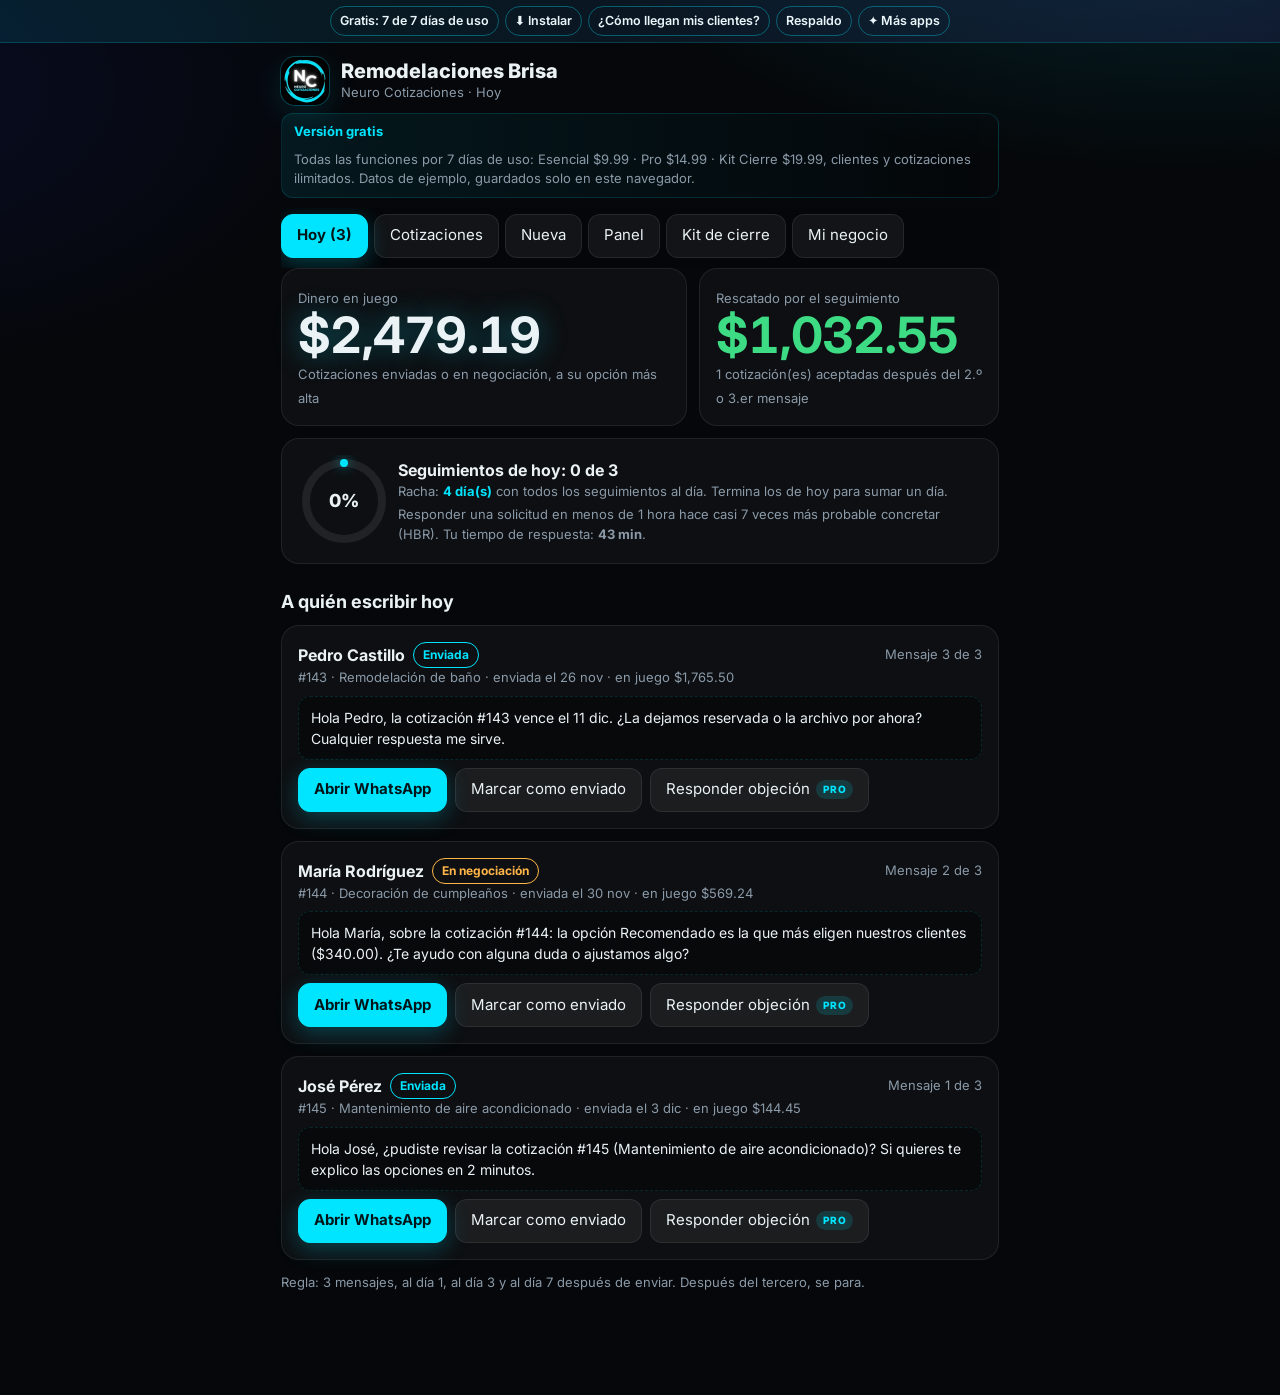
<file: neurocotizaciones/index.html>
<!DOCTYPE html>
<html lang="es">
<head>
<meta charset="utf-8">
<meta name="viewport" content="width=device-width, initial-scale=1">
<title>Neuro Cotizaciones</title>
<meta name="description" content="Cotizaciones con tu logo, opciones A/B/C y seguimiento para cerrar más.">
<meta property="og:title" content="Neuro Cotizaciones">
<meta property="og:description" content="Cotizaciones con tu logo, opciones A/B/C y seguimiento para cerrar más.">
<meta property="og:url" content="https://neurocotizaciones.pages.dev/">
<meta property="og:type" content="website">
<link rel="canonical" href="https://neurocotizaciones.pages.dev/">
<script>document.documentElement.classList.add('js')</script>
<style>.js #resumen-app{display:none!important}</style>
<link rel="preconnect" href="https://fonts.googleapis.com">
<link href="https://fonts.googleapis.com/css2?family=Inter:wght@400;500;600;700;800&display=swap" rel="stylesheet">
<style>
/* VOICE: herramienta premium de trabajo para el dueño que cotiza desde el teléfono; segura, precisa, sin adornos.
   IDEA: una sala de control nocturna del dinero que está por entrar: lo que hay en juego arriba, a quién escribir hoy debajo.
   PICTURE: la app misma en uso; cifra de dinero en juego grande con anillo de progreso del día; la propuesta del cliente como hoja blanca con la marca del negocio.
   COLOUR and TYPE: marca Neuroactiva fija (modo noche): #05070a, cian #00e5ff con brillo suave, verde solo para dinero ganado; Inter.
   LAYOUT: una columna de 820px, pestañas fijas arriba, tarjetas de vidrio; hojas modales para cliente, objeciones y respaldo. */
:root{color-scheme:dark;--bg:#05070a;--card:rgba(255,255,255,.035);--card2:rgba(255,255,255,.06);--line:rgba(0,229,255,.14);--line2:rgba(255,255,255,.08);--ink:#eaf2f6;--mut:#8b9aa8;--acc:#00e5ff;--accInk:#00161a;--ok:#3ddc84;--warn:#ffb547;--bad:#ff6b5e;--glow:0 0 0 1px rgba(0,229,255,.25),0 8px 30px rgba(0,229,255,.12)}
*{box-sizing:border-box;min-width:0}
body{margin:0;background:var(--bg);background-image:radial-gradient(900px 480px at 92% -160px,rgba(0,229,255,.16),transparent 70%),radial-gradient(700px 420px at -10% 10%,rgba(40,60,255,.10),transparent 70%);background-attachment:fixed;color:var(--ink);font:16px/1.5 Inter,system-ui,sans-serif;overflow-x:clip}
.wrap{max-width:820px;margin:0 auto;padding:14px max(4vw,14px) 90px}
header{display:flex;align-items:center;gap:12px;margin-bottom:8px}
header img{width:48px;height:48px;border-radius:14px;object-fit:cover;box-shadow:var(--glow);background:#000}
h1{font-size:20px;margin:0;line-height:1.15;font-weight:800}h2{font-size:18px;margin:24px 0 10px;font-weight:700}h3{font-size:16px;margin:0;font-weight:700}
.sub{color:var(--mut);font-size:13px}
.trial{display:flex;gap:8px;align-items:center;flex-wrap:wrap;font-size:13px;color:var(--mut);border:1px solid var(--line);border-radius:12px;padding:8px 12px;margin:6px 0 10px;background:linear-gradient(90deg,rgba(0,229,255,.08),transparent)}
.trial b{color:var(--acc)}
nav{display:flex;gap:6px;overflow-x:auto;padding:6px 0 10px;position:sticky;top:0;background:rgba(5,7,10,.88);backdrop-filter:blur(10px);z-index:5;scrollbar-width:none}
nav button{flex:none}
button,.btn{font:inherit;font-size:15px;min-height:44px;padding:0 15px;border-radius:12px;border:1px solid var(--line2);background:var(--card2);color:var(--ink);cursor:pointer;display:inline-flex;align-items:center;justify-content:center;gap:6px;text-decoration:none;white-space:nowrap}
button:hover,.btn:hover{border-color:var(--line)}
button.on,.pri{background:var(--acc);color:var(--accInk);border-color:var(--acc);font-weight:700;box-shadow:0 6px 22px rgba(0,229,255,.25)}
.ghost{background:transparent}
.sm{min-height:36px;font-size:13px;padding:0 11px;border-radius:10px}
button:focus-visible,input:focus-visible,select:focus-visible,textarea:focus-visible,a:focus-visible{outline:3px solid var(--acc);outline-offset:2px}
.card{background:var(--card);border:1px solid var(--line2);border-radius:18px;padding:16px;margin-bottom:12px}
.hero{display:grid;grid-template-columns:minmax(0,1.35fr) minmax(0,1fr);gap:12px}
.hero .card{margin:0}
.big{font-size:clamp(34px,8vw,50px);font-weight:800;line-height:1.05;white-space:nowrap;letter-spacing:-.02em}
.glowtxt{text-shadow:0 0 28px rgba(0,229,255,.35)}
.kpis{display:grid;grid-template-columns:repeat(auto-fit,minmax(160px,1fr));gap:10px}
.kpi{margin:0}.kpi b{display:block;font-size:24px;white-space:nowrap}.kpi span{color:var(--mut);font-size:13px}
.row{display:flex;gap:8px;align-items:center;flex-wrap:wrap}.sp{flex:1}
.pill{font-size:12px;font-weight:700;padding:3px 9px;border-radius:99px;border:1px solid currentColor;white-space:nowrap}
.tier{font-size:10px;font-weight:800;padding:2px 7px;border-radius:99px;background:rgba(0,229,255,.14);color:var(--acc);letter-spacing:.02em;vertical-align:middle}
.s-borrador{color:var(--mut)}.s-enviada{color:var(--acc)}.s-negociacion{color:var(--warn)}.s-aceptada{color:var(--ok)}.s-rechazada,.s-vencida{color:var(--bad)}
.money{font-variant-numeric:tabular-nums;white-space:nowrap;font-weight:700}
label,.lb{display:block;font-size:13px;color:var(--mut);margin:12px 0 4px}
input,select,textarea{font:inherit;font-size:16px;width:100%;min-height:44px;padding:9px 12px;border-radius:12px;border:1px solid var(--line2);background:rgba(255,255,255,.04);color:var(--ink)}
input:focus,select:focus,textarea:focus{border-color:var(--acc);outline:none;box-shadow:0 0 0 3px rgba(0,229,255,.15)}
select option{background:#0b0f14}
textarea{min-height:80px;resize:vertical}
.g2{display:grid;grid-template-columns:minmax(0,1fr) minmax(0,1fr);gap:0 10px}
.g4{display:grid;grid-template-columns:minmax(0,1.1fr) minmax(0,2fr) minmax(0,.8fr) minmax(0,.8fr);gap:6px;align-items:center}
.chk{display:flex;align-items:center;gap:10px;min-height:44px;color:var(--ink);font-size:15px;margin:0}.chk input{width:22px;min-height:22px;accent-color:var(--acc)}
.empty{color:var(--mut);text-align:center;padding:26px}
.msg{background:rgba(0,0,0,.35);border:1px dashed var(--line);border-radius:12px;padding:10px 12px;font-size:14px;margin:8px 0;white-space:pre-wrap}
.bar{height:10px;border-radius:5px;background:var(--line2);overflow:hidden}.bar i{display:block;height:100%;background:linear-gradient(90deg,#00b8d4,var(--acc));border-radius:5px}
.note{font-size:13px;color:var(--mut)}
.mg{font-size:13px;font-weight:600;white-space:nowrap}.mg.bad{color:var(--bad)}.mg.ok{color:var(--ok)}.mg.warn{color:var(--warn)}
.ring{width:92px;height:92px;flex:none}
.thumbs{display:flex;gap:8px;flex-wrap:wrap;margin-top:8px}.thumbs div{position:relative}.thumbs img{width:72px;height:72px;object-fit:cover;border-radius:10px;border:1px solid var(--line2)}
.thumbs button{position:absolute;top:-8px;right:-8px;min-height:26px;width:26px;padding:0;border-radius:50%;font-size:13px}
.toast{position:fixed;left:50%;bottom:20px;transform:translateX(-50%);background:#eaf2f6;color:#05070a;padding:10px 16px;border-radius:12px;font-size:14px;font-weight:600;opacity:0;transition:opacity .2s;pointer-events:none;z-index:60;max-width:90vw}
.toast.on{opacity:1}
.ov{position:fixed;inset:0;background:rgba(0,0,0,.66);backdrop-filter:blur(4px);z-index:20;overflow-y:auto;padding:16px}
.panel{max-width:640px;margin:0 auto;background:#0b0f14;border:1px solid var(--line);border-radius:20px;padding:20px}
.cele{position:fixed;inset:0;display:grid;place-items:center;z-index:40;background:rgba(0,0,0,.55);animation:fade .25s}
.cele div{text-align:center;padding:30px 36px;border-radius:24px;background:#0b0f14;border:1px solid var(--line);box-shadow:var(--glow);animation:pop .45s cubic-bezier(.2,1.4,.4,1)}
.cele .chk2{width:72px;height:72px;border-radius:50%;margin:0 auto 10px;display:grid;place-items:center;background:var(--ok);color:#03140a;font-size:40px;font-weight:800;box-shadow:0 0 40px rgba(61,220,132,.5)}
@keyframes pop{from{transform:scale(.6);opacity:0}to{transform:scale(1);opacity:1}}@keyframes fade{from{opacity:0}}
/* Propuesta del cliente (hoja clara con la marca del negocio) */
.paper{max-width:660px;margin:0 auto;background:#fff;color:#0b1016;border-radius:20px;overflow:hidden;color-scheme:light}
.paper .in{padding:20px 22px}
.cover{padding:24px 22px;color:#fff;background:var(--bc,#0b6b7a)}
.cover img{width:64px;height:64px;border-radius:14px;object-fit:cover;background:#fff}
.cover h2{margin:14px 0 4px;font-size:24px;line-height:1.15}
.paper h3{font-size:17px;margin:20px 0 8px}
.paper .sub,.paper .note,.paper label{color:#5b6873}
.paper input{background:#f4f7f9;color:#0b1016;border-color:#cfd8df}
.paper button,.paper .btn{background:#f1f4f6;color:#0b1016;border-color:#d7dee4;box-shadow:none}
.paper .pri{background:var(--bc,#0b6b7a);border-color:var(--bc,#0b6b7a);color:#fff}
.opt{display:block;border:2px solid #dbe2e8;border-radius:14px;padding:12px 14px;margin:8px 0;cursor:pointer;position:relative;font-size:15px;color:#0b1016}
.opt.sel{border-color:var(--bc,#0b6b7a);background:#f2fafb;box-shadow:0 4px 18px rgba(0,0,0,.06)}
.opt input{position:absolute;opacity:0}
.tag{font-size:11px;font-weight:700;color:#fff;background:var(--bc,#0b6b7a);border-radius:99px;padding:2px 8px}
.paper .chk{color:#0b1016}.paper .chk input{accent-color:var(--bc,#0b6b7a)}
.tot{display:flex;justify-content:space-between;padding:4px 0}.tot.g{font-size:21px;font-weight:800;border-top:1px solid #dbe2e8;padding-top:10px;margin-top:6px}
.firma{font-family:"Brush Script MT","Segoe Script",cursive;font-size:26px;color:#0b3a66}
.gal{display:flex;gap:8px;overflow-x:auto;scroll-snap-type:x mandatory}.gal img{flex:none;width:min(260px,70vw);height:170px;object-fit:cover;border-radius:12px;scroll-snap-align:start}
.quote{border-left:3px solid var(--bc,#0b6b7a);padding:6px 12px;margin:8px 0;background:#f6f9fa;border-radius:0 10px 10px 0}
details{border-bottom:1px solid #e3e8ec;padding:10px 0}summary{cursor:pointer;font-weight:600;min-height:28px}
.count{display:inline-block;padding:4px 10px;border-radius:99px;background:#fff4e0;color:#8a4b00;font-size:13px;font-weight:700}
@media(max-width:600px){.hero,.g2{grid-template-columns:minmax(0,1fr)}.g4{grid-template-columns:minmax(0,1fr) minmax(0,.7fr) minmax(0,.7fr)}.g4 .d{grid-column:1/-1;order:-1}.g4 .n{grid-column:1/-1;order:-2}}
@media(prefers-reduced-motion:reduce){.toast{transition:none}.cele,.cele div{animation:none}}
@media print{body{background:#fff}.wrap,nav,.toast,.noprint{display:none!important}.ov{position:static;background:none;padding:0;backdrop-filter:none}.paper{border-radius:0}}
</style>
<script>/* Enlaces de descarga de la versión gratis de cada app. Proyectos de Cloudflare Pages de Neuroactiva Labs. */window.NX_DESCARGA={"resenas": "https://neuroresenas.pages.dev/", "pedidos": "https://neuropedidos.pages.dev/", "cotizaciones": "https://neurocotizaciones.pages.dev/", "citador": "https://neurocitador.pages.dev/", "recompras": "https://neurorecompras.pages.dev/", "crm": "https://neurocrm.pages.dev/", "sixsaas": "https://sixsaas-neuroactiva.pages.dev/"};</script><link rel="manifest" href="manifest.webmanifest"><link rel="icon" href="img/logo.webp"><link rel="apple-touch-icon" href="icons/icon-192.png"><meta name="theme-color" content="#05070a"></head>
<body>
<!-- resumen-app: contenido visible sin JavaScript (revisores, buscadores, vistas previas). La app lo oculta al cargar. -->
<section id="resumen-app" aria-label="Qué hace Neuro Cotizaciones" style="max-width:760px;margin:0 auto;padding:24px 18px;font:16px/1.55 system-ui,-apple-system,Segoe UI,Roboto,sans-serif"><h1>Neuro Cotizaciones</h1><p>Cotizaciones con tu logo, opciones A/B/C y seguimiento para cerrar más.</p><h2>Qué puedes hacer</h2><ul><li><b>Hoy</b>: dinero en juego, a quién escribir hoy y el seguimiento del día 1, 3 y 7 con el mensaje listo; tiempo de respuesta y racha.</li><li><b>Cotizaciones</b>: todas tus cotizaciones con su estado (enviada, en negociación, aceptada).</li><li><b>Nueva</b>: armas hasta 3 opciones con tu catálogo y la envías por WhatsApp como propuesta con tu logo, donde el cliente elige opción y extras y toca Acepto.</li><li><b>Panel</b>: resultados y dinero rescatado por el seguimiento.</li><li><b>Kit de cierre</b>: respuestas a objeciones y mensajes para cerrar (Pro).</li><li><b>Mi negocio</b>: logo, catálogo y datos.</li></ul><h2>Cómo funciona</h2><ol><li>Un cliente te escribe por WhatsApp: "¿cuánto me sale un pastel para 30 personas?".</li><li>En <b>Nueva</b> pones su nombre y WhatsApp, y armas hasta 3 opciones con tu catálogo. Toma un minuto.</li><li>Tocas <b>Enviar por WhatsApp</b>: le llega un enlace a una propuesta con tu logo, donde elige opción y extras y toca <b>Acepto</b>.</li><li>Te llega su respuesta en palabras ("Acepto la opción B, total $85"). Tocas <b>Registrar aceptación</b> y eliges esa opción. Sin códigos.</li><li>Si no responde, la pestaña de hoy te recuerda el seguimiento del día 1, 3 y 7 con el mensaje listo.</li></ol><h2>Planes</h2><ul><li>Versión gratis: todas las funciones por 7 días de uso, sin tarjeta.</li><li>Esencial: $9.99 (pago único)</li><li>Pro: $14.99 (pago único)</li><li>Kit Cierre: $19.99 (pago único)</li></ul><h2>Privacidad</h2><p>Tus datos se guardan solo en este dispositivo (no hay cuenta ni servidor). Puedes hacer respaldo en archivo.</p><p>App web instalable (PWA) de Neuroactiva Labs. Para usarla, ábrela en un navegador con JavaScript activado: <a href="https://neurocotizaciones.pages.dev/">https://neurocotizaciones.pages.dev/</a></p><p>Ayuda y compras: <a href="https://wa.me/50764387978">WhatsApp Business +507 6438-7978</a></p></section>

<div class="wrap">
  <header><img id="hlogo" alt="Logo" src="[data-uri]"><div class="sp"><h1 id="hname">Neuro Cotizaciones</h1><div class="sub" id="hsub">Neuro Cotizaciones</div></div></header>
  <div class="trial"><b>Versión gratis</b><span>Todas las funciones por 7 días de uso: Esencial $9.99 · Pro $14.99 · Kit Cierre $19.99, clientes y cotizaciones ilimitados. Datos de ejemplo, guardados solo en este navegador.</span></div>
  <nav id="nav"></nav>
  <main id="view"></main>
</div>
<div id="ov"></div>
<div class="toast" id="toast" role="status"></div>
<script>
{
const KEY='neurocot-proto-v2',DAY=864e5,TOQUES=[1,3,7],ITBMS=0.07,LOGO='[data-uri]',PRICE=9.99;
const STL={borrador:'Borrador',enviada:'Enviada',negociacion:'En negociación',aceptada:'Aceptada',rechazada:'Perdida',vencida:'Vencida'};
const MOTIVOS=['Precio','Eligió a otro','No era el momento','Sin respuesta','Otro'];
const COLORS=['#0b6b7a','#1d3fd8','#111827','#7c3aed','#b42318','#0f7a3e','#b45309'];
const esc=s=>String(s??'').replace(/[&<>"']/g,c=>({'&':'&amp;','<':'&lt;','>':'&gt;','"':'&quot;',"'":'&#39;'}[c]));
const $=s=>document.querySelector(s),$$=s=>[...document.querySelectorAll(s)];
const usd=n=>'$'+(Math.round(n*100)/100).toLocaleString('en-US',{minimumFractionDigits:2,maximumFractionDigits:2});
const fdate=t=>new Date(t).toLocaleDateString('es-PA',{day:'numeric',month:'short'});
const dkey=t=>{const d=new Date(t);return d.getFullYear()+'-'+(d.getMonth()+1)+'-'+d.getDate()};
const digits=s=>String(s||'').replace(/\D/g,'');
const now=()=>Date.now();
const hash=s=>{let h=2166136261;for(const c of s){h^=c.charCodeAt(0);h=Math.imul(h,16777619)}return(h>>>0).toString(16).toUpperCase().padStart(8,'0').slice(0,4)};
const reduce=matchMedia('(prefers-reduced-motion: reduce)').matches;

/* ---------- Plantillas por industria (Pro) ---------- */
const T=(name,title,situ,o,x,faq)=>({name,title,situ,opts:o.map(([n,d,p,c])=>({n,d,p,c})),extras:x.map(([n,p,c])=>({n,p,c})),faq:faq.map(([q,a])=>({q,a}))});
const OPN=['Básico','Recomendado','Premium'];
const TPL={
 remod:T('Construcción y remodelación','Remodelación de baño','Quieres renovar el baño sin pasar semanas en obra y con un precio cerrado desde el inicio.',[[OPN[0],'Cambio de grifería y sellado',290,170],[OPN[1],'Grifería, sellado y enchape de ducha',890,520],[OPN[2],'Remodelación completa con mampara',1650,960]],[['Extractor de aire',75,40],['Barra de seguridad',40,18]],[['¿Cuánto tarda?','Entre 2 y 6 días hábiles según la opción.'],['¿Incluye materiales?','Sí, todo lo descrito en cada opción.']]),
 eventos:T('Eventos y decoración','Decoración de cumpleaños','Buscas una decoración que luzca en fotos, llegue a tiempo y no te dé trabajo el día del evento.',[[OPN[0],'Arco de globos y mesa principal',180,90],[OPN[1],'Arco, mesa, letrero y centros de mesa',340,170],[OPN[2],'Todo + backdrop personalizado y montaje',560,290]],[['Mesa de dulces',120,60],['Fotógrafo 2 horas',150,90]],[['¿Montan y desmontan?','Sí, incluido en todas las opciones.'],['¿Puedo cambiar colores?','Sí, sin costo hasta 5 días antes.']]),
 belleza:T('Belleza y estética','Paquete de novia','Quieres verte natural en fotos y estar tranquila con horarios y pruebas antes del gran día.',[[OPN[0],'Maquillaje y peinado',150,45],[OPN[1],'Maquillaje, peinado y prueba previa',220,65],[OPN[2],'Todo + madre o dama y retoque',360,110]],[['Pestañas pelo a pelo',35,10],['Servicio a domicilio',40,15]],[['¿Qué incluye la prueba?','Una sesión completa una o dos semanas antes.']]),
 taller:T('Taller mecánico','Mantenimiento preventivo','Necesitas el carro en buen estado sin sorpresas de costo y con fecha de entrega clara.',[[OPN[0],'Cambio de aceite y filtro',55,30],[OPN[1],'Aceite, filtros y revisión de 21 puntos',95,50],[OPN[2],'Todo + frenos y alineación',180,100]],[['Lavado interior',25,8],['Escáner de diagnóstico',30,5]],[['¿Cuánto tarda?','El mismo día si lo traes antes de las 10 a. m.']]),
 marketing:T('Diseño y marketing','Gestión de redes sociales','Quieres publicar con constancia y que tus redes traigan mensajes de clientes, no solo likes.',[[OPN[0],'12 publicaciones al mes',250,90],[OPN[1],'16 publicaciones + 8 historias + reporte',420,160],[OPN[2],'Todo + pauta y respuesta a mensajes',750,300]],[['Sesión de fotos',180,80],['Video corto mensual',120,50]],[['¿Hay contrato mínimo?','Tres meses para ver resultados medibles.']]),
 limpieza:T('Limpieza','Limpieza profunda de hogar','Quieres la casa impecable sin dedicar tu fin de semana y con personal de confianza.',[[OPN[0],'Apartamento hasta 80 m²',90,45],[OPN[1],'Hasta 120 m² con cocina a fondo',140,70],[OPN[2],'Todo + ventanas y muebles',220,110]],[['Lavado de colchón',35,12],['Desinfección de baños',25,8]],[['¿Llevan los productos?','Sí, productos y equipo incluidos.']]),
 catering:T('Comida y catering','Catering para 30 personas','Necesitas comida rica, a tiempo y en cantidad justa para que nadie se quede sin plato.',[[OPN[0],'Plato fuerte y bebida',360,200],[OPN[1],'Entrada, plato fuerte, postre y bebida',540,300],[OPN[2],'Todo + mesero y vajilla',780,450]],[['Mesa de quesos',90,50],['Hora extra de servicio',45,20]],[['¿Opciones vegetarianas?','Sí, sin costo adicional, avísanos al confirmar.']]),
 tecnico:T('Servicios técnicos','Mantenimiento de aire acondicionado','Quieres que el aire enfríe bien, gaste menos luz y no falle en plena temporada de calor.',[[OPN[0],'1 equipo',45,15],[OPN[1],'2 equipos',80,28],[OPN[2],'3 equipos + revisión eléctrica',135,50]],[['Recarga de gas',60,25],['Limpieza de ductos',40,15]],[['¿Dan garantía?','30 días sobre el trabajo realizado.']]),
 imprenta:T('Imprenta y publicidad','Material impreso de lanzamiento','Necesitas material que se vea profesional y llegue a tiempo para tu lanzamiento.',[[OPN[0],'500 volantes',60,25],[OPN[1],'500 volantes + 1 banner',140,60],[OPN[2],'Todo + 250 tarjetas y diseño',230,95]],[['Entrega a domicilio',10,4],['Laminado mate',25,10]],[['¿Cuánto tarda?','3 días hábiles después de aprobar el diseño.']]),
 salud:T('Salud y bienestar','Programa de bienestar de 8 semanas','Quieres resultados sostenibles con acompañamiento y un plan que se adapte a tu rutina.',[[OPN[0],'4 sesiones',120,30],[OPN[1],'8 sesiones + plan escrito',220,55],[OPN[2],'8 sesiones + plan + seguimiento por WhatsApp',320,80]],[['Evaluación inicial completa',40,10],['Sesión para pareja',50,15]],[['¿Puedo reprogramar?','Sí, avisando con 24 horas.']])
};

/* ---------- Objeciones (Pro) ---------- */
const OBJ=[
 ['Está caro','Te entiendo, {c}. Para que encaje con tu presupuesto, la opción {b} queda en {pb} y mantiene lo esencial. ¿Quieres que la ajustemos a esa?'],
 ['Lo voy a pensar','Claro, {c}, tómate tu tiempo. Para ayudarte a decidir: ¿qué te gustaría tener más claro, el precio, los tiempos o lo que incluye?'],
 ['Otro me lo deja más barato','Gracias por contarme, {c}. Compara que incluya lo mismo: en la cotización #{n} ya va {incl}. Si quieres te ayudo a comparar punto por punto.'],
 ['No tengo el dinero ahora','Sin problema, {c}. Puedes reservar con un abono de {dep} y completar después. ¿Te sirve así?'],
 ['Tengo que consultarlo','Perfecto, {c}. Te dejo el enlace para que lo vean juntos y elijan la opción. Si quieren, hago una llamada corta con ambos.'],
 ['Mándame más información','Con gusto, {c}. En el enlace de la cotización #{n} están las opciones, fotos y preguntas frecuentes. ¿Qué te gustaría que te explique mejor?'],
 ['No es el momento','Entiendo, {c}. La cotización vale hasta el {v}. ¿Te escribo más cerca de esa fecha para ver si ya te conviene?'],
 ['No responde','Hola {c}, no quiero insistir de más. ¿Sigues interesado en la cotización #{n} o la archivo por ahora? Cualquier respuesta me sirve.']
];

/* ---------- Datos de ejemplo ---------- */
function mk(over){const t=TPL[over.tpl];return Object.assign({itbms:true,dep:50,valid:15,touches:0,disc:0,ver:1,hist:[],imgs:[],video:'',reqAt:null,situ:t.situ,title:t.title,opts:JSON.parse(JSON.stringify(t.opts)),extras:JSON.parse(JSON.stringify(t.extras)),faq:JSON.parse(JSON.stringify(t.faq))},over)}
function seed(){const t=now(),d=n=>t-n*DAY;
 return{v:2,seq:146,streak:{n:4,last:dkey(d(1))},today:{d:dkey(t),done:0},
  biz:{name:'Remodelaciones Brisa',cc:'507',wa:'60000000',sign:'Ana Brisa',color:COLORS[0],logo:null,ruc:'8-000-000 DV 00',addr:'Ciudad de Panamá',email:'',yappy:'@brisa',paypal:'https://www.paypal.com/',bank:'Banco General · Ahorros 04-00-00-000000',guar:'Garantía de 90 días sobre la mano de obra. Si algo no queda bien, volvemos sin costo.',minMargin:30,
   testi:[{t:'Llegaron a tiempo y dejaron todo limpio. El precio fue exactamente el cotizado.',a:'Cliente de ejemplo, San Francisco'},{t:'Me encantó poder elegir la opción desde el teléfono.',a:'Cliente de ejemplo, Costa del Este'}]},
  quotes:[
   mk({tpl:'remod',id:'q1',num:141,client:'Carlos Méndez',wa:'61111111',status:'aceptada',created:d(12),reqAt:d(12.03),sent:d(12),touches:2,chosen:{o:1,m:1},acceptedAt:d(5)}),
   mk({tpl:'tecnico',id:'q2',num:142,client:'Lucía Herrera',wa:'62222222',status:'rechazada',loss:'Precio',created:d(10),reqAt:d(10.2),sent:d(10),touches:3}),
   mk({tpl:'remod',id:'q3',num:143,client:'Pedro Castillo',wa:'63333333',status:'enviada',created:d(8),reqAt:d(8.02),sent:d(8),touches:2,ver:2,hist:[{ver:1,at:d(9),tot:1765.5}]}),
   mk({tpl:'eventos',id:'q4',num:144,client:'María Rodríguez',wa:'64444444',status:'negociacion',created:d(4),reqAt:d(4.5),sent:d(4),touches:1,disc:5}),
   mk({tpl:'tecnico',id:'q5',num:145,client:'José Pérez',wa:'65555555',status:'enviada',created:d(1.2),reqAt:d(1.22),sent:d(1.2)}),
   mk({tpl:'limpieza',id:'q6',num:146,client:'Ana Gómez',wa:'66666666',status:'borrador',created:d(.1),reqAt:d(.15),sent:null})
  ]}}
let S;try{S=JSON.parse(localStorage.getItem(KEY))}catch(e){}if(!S||!S.quotes)S=seed();
const save=()=>{try{localStorage.setItem(KEY,JSON.stringify(S));return true}catch(e){toast('Sin espacio en el navegador: quita algunas fotos');return false}};
let tab='hoy',editing=null,filt='todas',q_s='',counted=false;

/* ---------- Cálculos ---------- */
const B=()=>S.biz;
const waNum=n=>{const d=digits(n);return d.length<=8?digits(B().cc)+d:d};
const wa=(num,text)=>'https://wa.me/'+waNum(num)+'?text='+encodeURIComponent(text);
const opts=q=>q.opts.filter(o=>o.n&&o.p>0);
function calc(q,o,m){const op=q.opts[o]||{p:0,c:0};let sub=op.p,cost=+op.c||0,ex=0;q.extras.forEach((x,i)=>{if(m&(1<<i)){sub+=x.p;ex+=x.p;cost+=+x.c||0}});
 const disc=sub*(q.disc||0)/100,base=sub-disc,tax=q.itbms?base*ITBMS:0,tot=base+tax;return{sub,disc,base,tax,tot,dep:tot*q.dep/100,cost,ex,margin:base?(base-cost)/base:0}}
function status(q){if(['enviada','negociacion'].includes(q.status)&&q.sent&&now()>q.sent+q.valid*DAY)return'vencida';return q.status}
const accTot=q=>q.chosen?calc(q,q.chosen.o,q.chosen.m).tot:0;
const inPlay=q=>{const os=q.opts.map((o,i)=>i).filter(i=>q.opts[i].n&&q.opts[i].p>0);return os.length?Math.max(...os.map(i=>calc(q,i,0).tot)):0};
const recIdx=q=>{const i=1;return q.opts[i]&&q.opts[i].p>0?i:q.opts.findIndex(o=>o.p>0)};
function dueTouch(q){const s=status(q);if(!['enviada','negociacion'].includes(s)||q.touches>=3)return null;return q.sent+TOQUES[q.touches]*DAY<=now()?q.touches+1:null}
const code=(q,o,m)=>`COT-${String(q.num).padStart(4,'0')}-${o}${m.toString(16).toUpperCase()}-${hash(q.id+'|'+q.ver+'|'+o+'|'+m)}`;
const expOf=q=>(q.sent||now())+q.valid*DAY;
function link(q){const b=B(),data={b:b.name,w:waNum(b.wa),s:b.sign,k:b.color,g:b.guar,y:b.yappy,pp:b.paypal,bk:b.bank,id:q.id,n:q.num,ver:q.ver,c:q.client,t:q.title,si:q.situ,o:q.opts.map(({n,d,p})=>({n,d,p})),x:q.extras.map(({n,p})=>({n,p})),f:q.faq,i:q.itbms,dp:q.dep,ds:q.disc,v:expOf(q),vi:q.video};
 return'https://neurocotizaciones.pages.dev/#v='+btoa(unescape(encodeURIComponent(JSON.stringify(data)))).replace(/\+/g,'-').replace(/\//g,'_').replace(/=+$/,'')}
function fill(t,q){const c=calc(q,recIdx(q),0),b=q.opts.find(o=>o.p>0);
 return t.replace(/\{c\}/g,q.client.split(' ')[0]).replace(/\{n\}/g,q.num).replace(/\{b\}/g,b?b.n:'').replace(/\{pb\}/g,b?usd(b.p):'').replace(/\{dep\}/g,usd(c.dep)).replace(/\{v\}/g,fdate(expOf(q))).replace(/\{incl\}/g,(q.opts[recIdx(q)]||{}).d||'todo lo descrito')}
function touchMsg(q,n){const c=q.client.split(' ')[0],r=q.opts[recIdx(q)];
 if(n===1)return`Hola ${c}, ¿pudiste revisar la cotización #${q.num} (${q.title})? Si quieres te explico las opciones en 2 minutos.`;
 if(n===2)return`Hola ${c}, sobre la cotización #${q.num}: la opción ${r.n} es la que más eligen nuestros clientes (${usd(r.p)}). ¿Te ayudo con alguna duda o ajustamos algo?`;
 return`Hola ${c}, la cotización #${q.num} vence el ${fdate(expOf(q))}. ¿La dejamos reservada o la archivo por ahora? Cualquier respuesta me sirve.`}
function payText(){const b=B(),L=[];if(b.yappy)L.push('Yappy: '+b.yappy);if(b.paypal)L.push('PayPal: '+b.paypal);if(b.bank)L.push('Transferencia: '+b.bank);return L.join('\n')}
function toast(t){const e=$('#toast');e.textContent=t;e.classList.add('on');clearTimeout(toast.t);toast.t=setTimeout(()=>e.classList.remove('on'),2800)}
async function copy(t,ok){try{await navigator.clipboard.writeText(t);toast(ok||'Copiado')}catch(e){toast('No se pudo copiar en este visor')}}
function openUrl(u){const a=document.createElement('a');a.href=u;a.target='_blank';a.rel='noopener';document.body.appendChild(a);a.click();a.remove()}
function compress(file,max,q){return new Promise((res,rej)=>{const r=new FileReader();r.onload=()=>{const im=new Image();im.onload=()=>{const k=Math.min(1,max/Math.max(im.width,im.height)),cv=document.createElement('canvas');cv.width=Math.round(im.width*k);cv.height=Math.round(im.height*k);cv.getContext('2d').drawImage(im,0,0,cv.width,cv.height);res(cv.toDataURL('image/jpeg',q))};im.onerror=rej;im.src=r.result};r.onerror=rej;r.readAsDataURL(file)})}

function kpis(){const qs=S.quotes.map(q=>({q,s:status(q)})),m0=new Date();m0.setDate(1);m0.setHours(0,0,0,0);
 const acc=qs.filter(x=>x.s==='aceptada'),closed=qs.filter(x=>['aceptada','rechazada','vencida'].includes(x.s));
 const resc=acc.filter(x=>x.q.touches>=2),days=acc.map(x=>(x.q.acceptedAt-x.q.sent)/DAY).sort((a,b)=>a-b);
 const resp=qs.filter(x=>x.q.sent&&x.q.reqAt).map(x=>(x.q.sent-x.q.reqAt)/36e5).sort((a,b)=>a-b);
 const med=a=>a.length?(a[Math.floor((a.length-1)/2)]+a[Math.ceil((a.length-1)/2)])/2:0;
 const cnt=[0,0,0];acc.forEach(x=>cnt[x.q.chosen.o]++);
 const exAmt=acc.reduce((a,x)=>a+calc(x.q,x.q.chosen.o,x.q.chosen.m).ex,0);
 return{rate:closed.length?acc.length/closed.length:0,closed:closed.length,acc:acc.length,
  play:qs.filter(x=>['enviada','negociacion'].includes(x.s)).reduce((a,x)=>a+inPlay(x.q),0),
  won:acc.filter(x=>x.q.acceptedAt>=+m0).reduce((a,x)=>a+accTot(x.q),0),wonAll:acc.reduce((a,x)=>a+accTot(x.q),0),
  ticket:acc.length?acc.reduce((a,x)=>a+accTot(x.q),0)/acc.length:0,ext:acc.length?acc.filter(x=>x.q.chosen.m>0).length/acc.length:0,
  resc:resc.length,rescAmt:resc.reduce((a,x)=>a+accTot(x.q),0),exAmt,med:med(days),resp:med(resp),cnt,
  sent:qs.filter(x=>x.q.sent).length,neg:qs.filter(x=>x.q.sent&&(x.s==='negociacion'||x.s==='aceptada'||x.q.touches>0)).length,due:S.quotes.filter(dueTouch).length}}

/* ---------- Vistas ---------- */
const TABS=[['hoy','Hoy'],['lista','Cotizaciones'],['nueva','Nueva'],['panel','Panel'],['kit','Kit de cierre'],['negocio','Mi negocio']];
function header(){$('#hlogo').src=B().logo||LOGO;$('#hname').textContent=B().name||'Mi negocio';$('#hsub').textContent='Neuro Cotizaciones · '+(TABS.find(t=>t[0]===tab)||[,''])[1]}
function render(){const k=kpis();header();
 $('#nav').innerHTML=TABS.map(([t,l])=>`<button data-tab="${t}" class="${tab===t?'on':''}">${l}${t==='hoy'&&k.due?` (${k.due})`:''}</button>`).join('');
 $('#view').innerHTML=({hoy:vHoy,lista:vLista,nueva:vNueva,panel:vPanel,kit:vKit,negocio:vNegocio})[tab](k);
 if(tab==='nueva')bindForm();if(tab==='hoy')countUp();if(tab==='lista')bindSearch()}
function countUp(){if(counted||reduce)return;counted=true;$$('[data-count]').forEach(e=>{const v=+e.dataset.count,t0=performance.now();const f=t=>{const p=Math.min(1,(t-t0)/900),ease=1-(1-p)**3;e.textContent=usd(v*ease);if(p<1)requestAnimationFrame(f)};requestAnimationFrame(f)})}
function ring(p){const r=38,c=2*Math.PI*r;return`<svg class="ring" viewBox="0 0 92 92" aria-hidden="true"><circle cx="46" cy="46" r="${r}" fill="none" stroke="rgba(255,255,255,.08)" stroke-width="8"/><circle cx="46" cy="46" r="${r}" fill="none" stroke="#00e5ff" stroke-width="8" stroke-linecap="round" stroke-dasharray="${c*p} ${c}" transform="rotate(-90 46 46)" style="filter:drop-shadow(0 0 6px rgba(0,229,255,.6))"/><text x="46" y="52" text-anchor="middle" fill="#eaf2f6" font-size="18" font-weight="800">${Math.round(p*100)}%</text></svg>`}
function vHoy(k){if(S.today.d!==dkey(now()))S.today={d:dkey(now()),done:0};const due=S.quotes.filter(dueTouch),done=S.today.done,p=done+due.length?done/(done+due.length):1;
 return`<div class="hero"><div class="card"><span class="sub">Dinero en juego</span><div class="big money glowtxt" data-count="${k.play}">${usd(k.play)}</div><span class="note">Cotizaciones enviadas o en negociación, a su opción más alta</span></div>
 <div class="card"><span class="sub">Rescatado por el seguimiento</span><div class="big money" style="color:var(--ok)" data-count="${k.rescAmt}">${usd(k.rescAmt)}</div><span class="note">${k.resc} cotización(es) aceptadas después del 2.º o 3.er mensaje</span></div></div>
 <div class="card" style="margin-top:12px"><div class="row">${ring(p)}<div class="sp"><h3>Seguimientos de hoy: ${done} de ${done+due.length}</h3><div class="note">Racha: <b style="color:var(--acc)">${S.streak.n} día(s)</b> con todos los seguimientos al día. ${due.length?'Termina los de hoy para sumar un día.':'¡Hoy ya está!'}</div>
 <div class="note" style="margin-top:4px">Responder una solicitud en menos de 1 hora hace casi 7 veces más probable concretar (HBR). Tu tiempo de respuesta: <b>${k.resp<1?Math.round(k.resp*60)+' min':k.resp.toFixed(1)+' h'}</b>.</div></div></div></div>
 <h2>A quién escribir hoy</h2>
 ${due.length?due.map(q=>{const n=dueTouch(q),msg=touchMsg(q,n);return`<div class="card"><div class="row"><h3>${esc(q.client)}</h3><span class="pill s-${status(q)}">${STL[status(q)]}</span><span class="sp"></span><span class="sub">Mensaje ${n} de 3</span></div>
  <div class="sub">#${q.num} · ${esc(q.title)} · enviada el ${fdate(q.sent)} · en juego ${usd(inPlay(q))}</div><div class="msg">${esc(msg)}</div>
  <div class="row"><a class="btn pri" href="${esc(wa(q.wa,msg))}" target="_blank" rel="noopener" data-touch="${q.id}">Abrir WhatsApp</a><button data-touch="${q.id}">Marcar como enviado</button><button data-obj="${q.id}">Responder objeción <span class="tier">PRO</span></button></div></div>`}).join('')
 :`<div class="card empty">Nada pendiente hoy. Tus seguimientos están al día.</div>`}
 <p class="note">Regla: 3 mensajes, al día 1, al día 3 y al día 7 después de enviar. Después del tercero, se para.</p>`}
function qCard(q){const s=status(q),os=opts(q);
 const amt=s==='aceptada'?usd(accTot(q)):os.length?`${usd(Math.min(...os.map(o=>o.p)))} a ${usd(Math.max(...os.map(o=>o.p)))}`:'';
 return`<div class="card"><div class="row"><h3>#${q.num} · ${esc(q.client)}</h3><span class="pill s-${s}">${STL[s]}</span>${q.ver>1?`<span class="pill" style="color:var(--mut)">v${q.ver}</span>`:''}<span class="sp"></span><span class="money">${amt}</span></div>
 <div class="sub">${esc(q.title)}${q.sent?` · enviada el ${fdate(q.sent)} · ${q.touches} seguimiento(s)`:''}${s==='aceptada'?` · eligió ${esc(q.opts[q.chosen.o].n)}${q.chosen.m?' + extras':''}`:''}${q.loss?` · motivo: ${esc(q.loss)}`:''}</div>
 <div class="row" style="margin-top:10px">
  <button class="sm" data-open="${q.id}">Ver propuesta</button>
  ${s==='borrador'?`<button class="sm pri" data-send="${q.id}">Enviar por WhatsApp</button><button class="sm" data-edit="${q.id}">Editar</button>`:''}
  ${['enviada','negociacion','vencida'].includes(s)?`<button class="sm" data-code="${q.id}">Registrar aceptación</button><button class="sm" data-copy="${q.id}">Copiar enlace</button><button class="sm" data-obj="${q.id}">Objeción <span class="tier">PRO</span></button><button class="sm" data-ver="${q.id}">Nueva versión <span class="tier">PRO</span></button>${s!=='negociacion'?`<button class="sm" data-neg="${q.id}">En negociación</button>`:''}<button class="sm" data-lose="${q.id}">Perdida</button>`:''}
  ${s==='aceptada'?`<button class="sm pri" data-dep="${q.id}">Pedir abono</button><button class="sm" data-ped="${q.id}">Pasar a Neuro Pedidos</button>`:''}
  <button class="sm ghost" data-dup="${q.id}">Duplicar</button>
 </div>${q.hist&&q.hist.length?`<div class="note" style="margin-top:6px">Versiones: ${q.hist.map(h=>`v${h.ver} (${fdate(h.at)}, ${usd(h.tot)})`).join(' · ')} · v${q.ver} actual</div>`:''}<div id="x-${q.id}"></div></div>`}
function vLista(){const F=['todas','borrador','enviada','negociacion','aceptada','rechazada','vencida'],qq=q_s.toLowerCase();
 const qs=S.quotes.filter(q=>(filt==='todas'||status(q)===filt)&&(!qq||(q.client+' '+q.title+' '+q.num).toLowerCase().includes(qq))).sort((a,b)=>b.num-a.num);
 return`<input id="qs" type="search" placeholder="Buscar por cliente, trabajo o número" value="${esc(q_s)}" aria-label="Buscar"><div class="row" style="margin:10px 0">${F.map(f=>`<button class="sm ${filt===f?'on':''}" data-filt="${f}">${f==='todas'?'Todas':STL[f]}</button>`).join('')}</div><div id="ql">${qs.length?qs.map(qCard).join(''):'<div class="card empty">No hay cotizaciones con ese filtro.</div>'}</div>`}
function bindSearch(){const i=$('#qs');i.oninput=()=>{q_s=i.value;const p=i.selectionStart;render();const j=$('#qs');j.focus();j.setSelectionRange(p,p)}}
function blank(){return{id:'q'+now().toString(36),num:S.seq+1,client:'',wa:'',title:'',situ:'',opts:OPN.map(n=>({n,d:'',p:0,c:0})),extras:[{n:'',p:0,c:0}],faq:[],imgs:[],video:'',itbms:true,dep:50,valid:15,disc:0,touches:0,ver:1,hist:[],status:'borrador',created:now(),reqAt:now(),sent:null}}
function mgTag(q,i){const c=calc(q,i,0);if(!q.opts[i].p)return'';const m=c.margin*100,cls=m<B().minMargin?'bad':m<B().minMargin+10?'warn':'ok';return`<span class="mg ${cls}">Margen ${Math.round(m)}%${m<B().minMargin?' · bajo tu mínimo':''}</span>`}
function vNueva(){const q=editing||blank();editing=q;const isNew=!S.quotes.includes(q);
 return`<div class="card"><div class="row"><h3>${isNew?'Nueva':'Editar'} cotización #${q.num}${q.ver>1?' · v'+q.ver:''}</h3><span class="sp"></span>
  <select id="f-tpl" style="width:auto" aria-label="Usar plantilla"><option value="">Usar plantilla por industria (Pro)</option>${Object.entries(TPL).map(([k,t])=>`<option value="${k}">${esc(t.name)}</option>`).join('')}</select></div>
 <div class="g2"><div><label for="f-client">Cliente</label><input id="f-client" value="${esc(q.client)}" placeholder="Nombre y apellido"></div>
 <div><label for="f-wa">WhatsApp del cliente</label><input id="f-wa" inputmode="tel" value="${esc(q.wa)}" placeholder="6000 0000"></div></div>
 <div class="g2"><div><label for="f-title">Trabajo o producto</label><input id="f-title" value="${esc(q.title)}" placeholder="Ej. Remodelación de baño"></div>
 <div><label for="f-req">¿Cuándo te la pidieron?</label><select id="f-req"><option value="0">Ahora mismo</option><option value="1">Hace 1 hora</option><option value="3">Hace 3 horas</option><option value="24">Ayer</option></select></div></div>
 <label for="f-situ">Lo que entendimos de tu necesidad <span class="tier">PRO</span></label><textarea id="f-situ" placeholder="Una o dos frases con el problema del cliente en sus palabras">${esc(q.situ)}</textarea>
 <h2>Tres opciones de precio</h2><p class="note">El cliente elige; la del medio sale como Recomendada. El costo es privado: solo tú ves el margen. Precio en 0 = opción oculta.</p>
 <div class="g4 note" style="margin-bottom:4px"><span class="n">Nombre</span><span class="d">Qué incluye</span><span>Precio</span><span>Tu costo</span></div>
 ${q.opts.map((o,i)=>`<div class="g4"><input class="n" data-o="${i}" data-k="n" value="${esc(o.n)}" aria-label="Nombre de la opción ${i+1}"><input class="d" data-o="${i}" data-k="d" value="${esc(o.d)}" placeholder="Qué incluye" aria-label="Qué incluye la opción ${i+1}"><input data-o="${i}" data-k="p" type="number" min="0" step="0.01" value="${o.p||''}" placeholder="Precio" aria-label="Precio de la opción ${i+1}"><input data-o="${i}" data-k="c" type="number" min="0" step="0.01" value="${o.c||''}" placeholder="Costo" aria-label="Costo de la opción ${i+1}"></div><div id="mg${i}" style="margin:2px 0 10px">${mgTag(q,i)}</div>`).join('')}
 <h2>Extras opcionales</h2><p class="note">Suben el ticket sin presionar: el cliente los marca si los quiere.</p>
 ${q.extras.map((x,i)=>`<div class="g4" style="margin-bottom:8px"><input class="n" data-x="${i}" data-k="n" value="${esc(x.n)}" placeholder="Extra" aria-label="Extra ${i+1}"><span class="d"></span><input data-x="${i}" data-k="p" type="number" min="0" step="0.01" value="${x.p||''}" placeholder="Precio" aria-label="Precio del extra ${i+1}"><input data-x="${i}" data-k="c" type="number" min="0" step="0.01" value="${x.c||''}" placeholder="Costo" aria-label="Costo del extra ${i+1}"></div>`).join('')}
 ${q.extras.length<5?'<button class="sm" id="f-addx">Agregar extra</button>':''}
 <h2>Condiciones</h2>
 <div class="g2"><div><label for="f-valid">Válida por (días)</label><input id="f-valid" type="number" min="1" value="${q.valid}"></div><div><label for="f-dep">Abono para reservar (%)</label><input id="f-dep" type="number" min="0" max="100" value="${q.dep}"></div></div>
 <label for="f-disc">Descuento: <b id="f-discv">${q.disc}%</b> <span class="tier">PRO</span></label><input id="f-disc" type="range" min="0" max="30" step="1" value="${q.disc}" style="padding:0;accent-color:var(--acc)"><div id="f-discw" class="note"></div>
 <label class="chk"><input type="checkbox" id="f-itbms" ${q.itbms?'checked':''}> Sumar ITBMS (7%)</label>
 <h2>Fotos y video <span class="tier">PRO</span></h2><p class="note">Las propuestas con imágenes y video cierran más (Proposify 2026: ver un video, 3.3x).</p>
 <label class="btn sm" style="display:inline-flex;margin:0">Agregar fotos<input id="f-img" type="file" accept="image/*" multiple style="display:none"></label>
 <div class="thumbs">${q.imgs.map((u,i)=>`<div><img src="${u}" alt="Foto ${i+1}"><button data-rmimg="${i}" aria-label="Quitar foto">×</button></div>`).join('')}</div>
 <label for="f-video">Enlace de video (YouTube o Drive)</label><input id="f-video" value="${esc(q.video)}" placeholder="https://">
 <h2>Preguntas frecuentes <span class="tier">PRO</span></h2>
 ${q.faq.map((f,i)=>`<div class="g2" style="margin-bottom:8px"><input data-f="${i}" data-k="q" value="${esc(f.q)}" placeholder="Pregunta" aria-label="Pregunta ${i+1}"><input data-f="${i}" data-k="a" value="${esc(f.a)}" placeholder="Respuesta" aria-label="Respuesta ${i+1}"></div>`).join('')}
 <button class="sm" id="f-addf">Agregar pregunta</button>
 <div class="row" style="margin-top:18px"><button class="pri" id="f-save">Guardar borrador</button><button id="f-prev">Ver propuesta</button>${isNew?'<button class="ghost" id="f-cancel">Limpiar</button>':''}</div></div>`}
function readForm(){const q=editing;q.client=$('#f-client').value.trim();q.wa=$('#f-wa').value.trim();q.title=$('#f-title').value.trim();q.situ=$('#f-situ').value.trim();
 $$('[data-o]').forEach(e=>{const o=q.opts[+e.dataset.o],k=e.dataset.k;o[k]=k==='p'||k==='c'?(+e.value||0):e.value});
 $$('[data-x]').forEach(e=>{const o=q.extras[+e.dataset.x],k=e.dataset.k;o[k]=k==='p'||k==='c'?(+e.value||0):e.value});
 $$('[data-f]').forEach(e=>{q.faq[+e.dataset.f][e.dataset.k]=e.value});
 q.valid=Math.max(1,+$('#f-valid').value||15);q.dep=Math.min(100,Math.max(0,+$('#f-dep').value||0));q.itbms=$('#f-itbms').checked;q.disc=+$('#f-disc').value||0;q.video=$('#f-video').value.trim();
 if(!S.quotes.includes(q))q.reqAt=now()-(+$('#f-req').value)*36e5;return q}
function clean(q){q.extras=q.extras.filter(x=>x.n&&x.p>0);q.faq=q.faq.filter(f=>f.q&&f.a);return q}
function liveMargin(){const q=readForm();q.opts.forEach((o,i)=>{$('#mg'+i).innerHTML=mgTag(q,i)});$('#f-discv').textContent=q.disc+'%';
 const low=q.opts.map((o,i)=>i).filter(i=>q.opts[i].p&&calc(q,i,0).margin*100<B().minMargin);
 $('#f-discw').innerHTML=q.disc&&low.length?`<span class="mg bad">Con ${q.disc}% de descuento, ${low.map(i=>esc(q.opts[i].n)).join(', ')} ${low.length>1?"quedan":"queda"} bajo tu margen mínimo (${B().minMargin}%).</span>`:''}
function bindForm(){
 $('#f-addx')&&($('#f-addx').onclick=()=>{readForm();editing.extras.push({n:'',p:0,c:0});render()});
 $('#f-addf').onclick=()=>{readForm();editing.faq.push({q:'',a:''});render()};
 $$('[data-o],[data-x],#f-disc').forEach(e=>e.addEventListener('input',liveMargin));liveMargin();
 $('#f-tpl').onchange=e=>{const t=TPL[e.target.value];if(!t)return;readForm();const q=editing;Object.assign(q,{title:t.title,situ:t.situ,opts:JSON.parse(JSON.stringify(t.opts)),extras:JSON.parse(JSON.stringify(t.extras)),faq:JSON.parse(JSON.stringify(t.faq))});render();toast('Plantilla aplicada: '+t.name)};
 $('#f-img').onchange=async e=>{readForm();for(const f of[...e.target.files].slice(0,4-editing.imgs.length)){try{editing.imgs.push(await compress(f,900,.72))}catch(_){toast('No se pudo leer la imagen')}}render()};
 $('#f-prev').onclick=()=>{const q=clean(readForm());if(!opts(q).length)return toast('Agrega al menos una opción con precio');openClient(q)};
 $('#f-cancel')&&($('#f-cancel').onclick=()=>{editing=null;render()});
 $('#f-save').onclick=()=>{const q=clean(readForm());if(!q.client||!opts(q).length)return toast('Falta el cliente o una opción con precio');
  if(!S.quotes.includes(q)){S.quotes.push(q);S.seq=q.num}if(!save())return;editing=null;tab='lista';filt='todas';render();toast('Borrador guardado')}}
function vPanel(k){const mx=Math.max(1,...k.cnt),lost={};S.quotes.filter(q=>q.loss).forEach(q=>lost[q.loss]=(lost[q.loss]||0)+1);
 const K=[['Tasa de cierre',Math.round(k.rate*100)+'%',`${k.acc} de ${k.closed} cerradas · sector 20%`],['Ganado este mes',usd(k.won),'Cotizaciones aceptadas'],['Ticket promedio',usd(k.ticket),'Por cotización aceptada'],
  ['Aceptadas con extras',Math.round(k.ext*100)+'%',usd(k.exAmt)+' sumados por extras'],['Días para cerrar',k.med.toFixed(1),'Mediana, del envío a la aceptación'],['Tiempo de respuesta',k.resp<1?Math.round(k.resp*60)+' min':k.resp.toFixed(1)+' h','Mediana. Meta: menos de 1 hora']];
 const roi=k.rescAmt+k.exAmt,F=[['Enviadas',k.sent],['Con conversación',k.neg],['Aceptadas',k.acc]],fm=Math.max(1,k.sent);
 return`<div class="card" style="border-color:var(--line);background:linear-gradient(135deg,rgba(0,229,255,.10),rgba(255,255,255,.02))"><span class="sub">Lo que Neuro Cotizaciones te ayudó a ganar</span><div class="big money glowtxt">${usd(roi)}</div><div class="note">Ventas rescatadas por el seguimiento (${usd(k.rescAmt)}) + extras que eligieron tus clientes (${usd(k.exAmt)}). Eso es <b style="color:var(--acc)">${Math.round(roi/PRICE)} veces</b> lo que cuesta Esencial.</div></div>
 <div class="kpis">${K.map(([a,b,c])=>`<div class="card kpi"><span>${a}</span><b>${b}</b><span>${c}</span></div>`).join('')}</div>
 <div class="card" style="margin-top:12px"><h3>Embudo de tus cotizaciones</h3>${F.map(([n,v])=>`<div class="row" style="margin-top:10px"><span style="width:140px">${n}</span><div class="bar sp"><i style="width:${v/fm*100}%"></i></div><b style="width:28px;text-align:right">${v}</b></div>`).join('')}</div>
 <div class="card"><h3>Opción que más eligen</h3>${OPN.map((n,i)=>`<div class="row" style="margin-top:10px"><span style="width:140px">${n}</span><div class="bar sp"><i style="width:${k.cnt[i]/mx*100}%"></i></div><b style="width:28px;text-align:right">${k.cnt[i]}</b></div>`).join('')}</div>
 <div class="card"><h3>Por qué se pierden <span class="tier">PRO</span></h3>${Object.keys(lost).length?Object.entries(lost).map(([m,c])=>`<div class="row" style="margin-top:6px"><span class="sp">${esc(m)}</span><b>${c}</b></div>`).join(''):'<p class="note">Aún no hay cotizaciones perdidas.</p>'}</div>`}
function vKit(){return`<div class="card"><h3>Respuestas a objeciones <span class="tier">PRO</span></h3><p class="note">Abre una cotización y toca "Objeción" para enviarlas personalizadas. Basadas en el curso Closer de la Academia SixSaaS.</p>${OBJ.map(([t,m])=>`<details style="border-color:var(--line2)"><summary>${esc(t)}</summary><div class="msg">${esc(m)}</div></details>`).join('')}</div>
 <div class="card"><h3>Plantillas por industria <span class="tier">PRO</span></h3><p class="note">Cada una trae opciones, extras, costos de referencia y preguntas frecuentes. Edita todo a tu gusto.</p><div class="row" style="margin-top:8px">${Object.entries(TPL).map(([k,t])=>`<button class="sm" data-usetpl="${k}">${esc(t.name)}</button>`).join('')}</div></div>
 <div class="card"><h3>Respaldo</h3><p class="note">Tus cotizaciones viven en este dispositivo. El respaldo se descarga como archivo: guárdalo en Drive o envíatelo por WhatsApp.</p><div class="row"><button class="pri" data-nx="bk">Descargar respaldo (archivo)</button><button data-nx="rs">Restaurar desde archivo</button><button class="ghost" data-reset="1">Volver a los datos de ejemplo</button></div><div id="bkx"></div></div>`}
function vNegocio(){const b=B();return`<div class="card"><h3>Tu marca</h3><p class="note">Así aparece tu negocio en cada propuesta, mensaje y PDF. El logo de Neuro Cotizaciones solo se usa si no subes el tuyo.</p>
 <div class="row" style="margin-top:10px"><img src="${b.logo||LOGO}" alt="Logo actual" style="width:64px;height:64px;border-radius:14px;object-fit:cover;background:#000"><label class="btn sm" style="margin:0">Subir logo<input id="b-logo" type="file" accept="image/*" style="display:none"></label>${b.logo?'<button class="sm ghost" data-rmlogo="1">Quitar</button>':''}</div>
 <label>Color de tu propuesta</label><div class="row">${COLORS.map(c=>`<button class="sm" data-color="${c}" aria-label="Color ${c}" style="width:44px;padding:0;background:${c};border:${b.color===c?'3px solid #fff':'1px solid var(--line2)'}"></button>`).join('')}</div>
 <div class="g2"><div><label for="b-name">Nombre del negocio</label><input id="b-name" maxlength="40" value="${esc(b.name)}"></div><div><label for="b-sign">Firma del responsable</label><input id="b-sign" value="${esc(b.sign)}"></div></div>
 <div class="g2"><div><label for="b-cc">Código de país</label><select id="b-cc">${[['507','Panamá +507'],['506','Costa Rica +506'],['57','Colombia +57'],['52','México +52'],['1','EE. UU. +1']].map(([v,l])=>`<option value="${v}" ${b.cc===v?'selected':''}>${l}</option>`).join('')}</select></div><div><label for="b-wa">WhatsApp del negocio (aquí llegan las aceptaciones)</label><input id="b-wa" inputmode="tel" value="${esc(b.wa)}"></div></div>
 <div class="g2"><div><label for="b-ruc">RUC (opcional)</label><input id="b-ruc" value="${esc(b.ruc)}"></div><div><label for="b-addr">Dirección (opcional)</label><input id="b-addr" value="${esc(b.addr)}"></div></div>
 <label for="b-guar">Tu garantía (sale en cada propuesta)</label><textarea id="b-guar">${esc(b.guar)}</textarea>
 <label for="b-min">Margen mínimo para alertas (%)</label><input id="b-min" type="number" min="0" max="90" value="${b.minMargin}"></div>
 <div class="card"><h3>Formas de cobro</h3><p class="note">La app no procesa pagos: comparte los datos que ya usas.</p>
 <div class="g2"><div><label for="b-yappy">Yappy</label><input id="b-yappy" value="${esc(b.yappy)}" placeholder="@tunegocio o número"></div><div><label for="b-paypal">Link de PayPal</label><input id="b-paypal" value="${esc(b.paypal)}" placeholder="https://"></div></div>
 <label for="b-bank">Transferencia</label><input id="b-bank" value="${esc(b.bank)}" placeholder="Banco, tipo y número de cuenta"></div>
 <div class="card"><h3>Testimonios <span class="tier">PRO</span></h3><p class="note">Solo publica testimonios reales y con permiso del cliente. Puedes traerlos de Neuro Reseñas.</p>
 ${b.testi.map((t,i)=>`<div class="g2" style="margin-bottom:8px"><input data-t="${i}" data-k="t" value="${esc(t.t)}" placeholder="Testimonio" aria-label="Testimonio ${i+1}"><input data-t="${i}" data-k="a" value="${esc(t.a)}" placeholder="Nombre y lugar" aria-label="Autor ${i+1}"></div>`).join('')}
 <button class="sm" data-addt="1">Agregar testimonio</button></div>
 <button class="pri" id="b-save" style="width:100%">Guardar mi negocio</button>`}
function readBiz(){const b=B(),v=id=>$('#'+id).value.trim();Object.assign(b,{name:v('b-name')||'Mi negocio',sign:v('b-sign'),cc:v('b-cc'),wa:v('b-wa'),ruc:v('b-ruc'),addr:v('b-addr'),guar:v('b-guar'),minMargin:+v('b-min')||0,yappy:v('b-yappy'),paypal:v('b-paypal'),bank:v('b-bank')});
 $$('[data-t]').forEach(e=>{b.testi[+e.dataset.t][e.dataset.k]=e.value.trim()})}

/* ---------- Propuesta del cliente ---------- */
function openClient(q,ext){const b=ext||B(),ov=$('#ov');let o=recIdx(q),m=0,done=null;
 const exp=ext?q.sent:expOf(q),left=Math.ceil((exp-now())/DAY),logo=ext?null:(b.logo||null),imgs=q.imgs||[],testi=ext?[]:b.testi.filter(t=>t.t),vid=q.video;
 const draw=()=>{const c=calc(q,o,m),cd=code(q,o,m);
  ov.innerHTML=`<div class="ov" id="ovbg">${ext?'':`<div class="row noprint" style="max-width:660px;margin:0 auto 10px"><span class="sub sp">Así ve tu cliente la propuesta al abrir el enlace</span><button class="sm" data-print="1">Imprimir / PDF</button><button class="sm" data-close="1">Cerrar</button></div>`}
  <div class="paper" style="--bc:${esc(b.color||COLORS[0])}" role="dialog" aria-label="Propuesta para el cliente">
  <div class="cover"><div class="row">${logo?`<img src="${logo}" alt="">`:''}<div><b style="font-size:17px">${esc(b.name)}</b>${b.ruc&&!ext?`<div style="opacity:.8;font-size:12px">RUC ${esc(b.ruc)}${b.addr?' · '+esc(b.addr):''}</div>`:''}</div></div>
  <h2>${esc(q.title)}</h2><div style="opacity:.9">Propuesta #${q.num}${q.ver>1?' · versión '+q.ver:''} para ${esc(q.client)}</div>
  <div style="margin-top:10px"><span class="count" style="background:rgba(255,255,255,.18);color:#fff">${left>0?`Válida ${left} día(s) más, hasta el ${fdate(exp)}`:'Esta propuesta ya venció'}</span></div></div>
  <div class="in">
  ${q.situ?`<h3 style="margin-top:4px">Lo que entendimos</h3><p style="margin:0">${esc(q.situ)}</p>`:''}
  ${imgs.length?`<h3>Fotos de referencia</h3><div class="gal">${imgs.map((u,i)=>`<img src="${u}" alt="Foto ${i+1}">`).join('')}</div>`:''}
  ${vid?`<p><a class="btn" href="${esc(vid)}" target="_blank" rel="noopener">Ver video explicativo</a></p>`:''}
  <h3>Elige tu opción</h3>
  ${q.opts.map((op,i)=>op.n&&op.p>0?`<label class="opt ${o===i?'sel':''}"><input type="radio" name="op" value="${i}" ${o===i?'checked':''}><div class="row"><b>${esc(op.n)}</b>${i===recIdx(q)?'<span class="tag">Más elegida</span>':''}<span class="sp"></span><span class="money">${usd(op.p)}</span></div><div class="note">${esc(op.d)}</div></label>`:'').join('')}
  ${q.extras.length?`<h3>Agrega si quieres</h3>${q.extras.map((x,i)=>`<label class="chk"><input type="checkbox" data-ex="${i}" ${m&(1<<i)?'checked':''}> <span class="sp">${esc(x.n)}</span><span class="money">+${usd(x.p)}</span></label>`).join('')}`:''}
  <div style="margin-top:12px"><div class="tot"><span>Subtotal</span><span class="money">${usd(c.sub)}</span></div>${c.disc?`<div class="tot" style="color:#127a3e"><span>Descuento ${q.disc}%</span><span class="money">−${usd(c.disc)}</span></div>`:''}${q.itbms?`<div class="tot"><span>ITBMS 7%</span><span class="money">${usd(c.tax)}</span></div>`:''}
  <div class="tot g"><span>Total</span><span class="money">${usd(c.tot)}</span></div>${q.dep?`<div class="tot"><span>Abono para reservar (${q.dep}%)</span><span class="money">${usd(c.dep)}</span></div>`:''}</div>
  ${testi.length?`<h3>Lo que dicen nuestros clientes</h3>${testi.map(t=>`<div class="quote">"${esc(t.t)}"<div class="note">${esc(t.a)}</div></div>`).join('')}`:''}
  ${b.guar?`<h3>Nuestra garantía</h3><p style="margin:0">${esc(b.guar)}</p>`:''}
  ${q.faq.length?`<h3>Preguntas frecuentes</h3>${q.faq.map(f=>`<details><summary>${esc(f.q)}</summary><p style="margin:6px 0 0">${esc(f.a)}</p></details>`).join('')}`:''}
  <p style="margin:18px 0 0">Firmado por ${esc(b.name)}:</p><div class="firma">${esc(b.sign)}</div>
  ${done?`<div class="msg" style="border-color:#127a3e;background:#effaf3;color:#0b1016">Listo. Se abrió WhatsApp con tu aceptación. Código: <b>${esc(done)}</b></div>`:`
  <label for="sh-name">Tu nombre para aceptar</label><input id="sh-name" placeholder="Nombre y apellido" value="${esc(q.client)}">
  <label class="chk"><input type="checkbox" id="sh-terms"> Acepto la propuesta y sus condiciones</label>
  <div class="row noprint" style="margin-top:10px"><a class="btn pri" id="sh-ok" target="_blank" rel="noopener" href="#">Acepto por WhatsApp</a>${(b.paypal||b.yappy)&&q.dep?`<button data-pay="1">Ver cómo pagar el abono</button>`:''}</div><div id="sh-pay"></div>
  `}
  </div></div></div>`;
  ov.querySelectorAll('input[name=op]').forEach(e=>e.onchange=()=>{o=+e.value;draw()});
  ov.querySelectorAll('[data-ex]').forEach(e=>e.onchange=()=>{m^=1<<+e.dataset.ex;draw()});
  const pay=ov.querySelector('[data-pay]');if(pay)pay.onclick=()=>{$('#sh-pay').innerHTML=`<div class="msg" style="background:#f6f9fa;color:#0b1016">Abono: ${usd(c.dep)}\n${esc(b.yappy?'Yappy: '+b.yappy+'\n':'')}${esc(b.bank?'Transferencia: '+b.bank+'\n':'')}${b.paypal?`<a href="${esc(b.paypal)}" target="_blank" rel="noopener">Pagar con PayPal</a>`:''}</div>`};
  if(!ext){$('[data-close]').onclick=close;$('#ovbg').onclick=e=>{if(e.target.id==='ovbg')close()};$('[data-print]').onclick=()=>{try{window.print()}catch(e){}toast('En la app publicada se abre la impresión para guardar en PDF')}}
  const ok=$('#sh-ok');if(ok){const upd=()=>{const nm=$('#sh-name').value.trim()||q.client,ex=q.extras.filter((x,i)=>m&(1<<i)).map(x=>x.n);
   ok.href=wa(b.wa,`Hola ${b.name}, acepto la propuesta #${q.num}${q.ver>1?' v'+q.ver:''} (${q.title}).\nOpción: ${q.opts[o].n}${ex.length?'\nExtras: '+ex.join(', '):''}\nTotal: ${usd(c.tot)}\nNombre: ${nm}`)};
   upd();$('#sh-name').oninput=upd;ok.onclick=e=>{if(!$('#sh-terms').checked){e.preventDefault();toast('Marca la casilla para aceptar');return}done=cd;setTimeout(draw,50)}}};
 const close=()=>{ov.innerHTML='';render()};draw()}

function sheet(html){$('#ov').innerHTML=`<div class="ov" id="ovbg"><div class="panel">${html}<div class="row" style="margin-top:14px"><button class="ghost" data-close="1">Cerrar</button></div></div></div>`;
 $('[data-close]').onclick=()=>{$('#ov').innerHTML=''};$('#ovbg').onclick=e=>{if(e.target.id==='ovbg')$('#ov').innerHTML=''}}
function objSheet(q){sheet(`<h3>Responder a ${esc(q.client)}</h3><p class="note">Elige lo que te dijo. El mensaje ya va con su nombre y los datos de la cotización #${q.num}.</p>${OBJ.map(([t,m])=>{const msg=fill(m,q);return`<details style="border-color:var(--line2)"><summary>${esc(t)}</summary><div class="msg">${esc(msg)}</div><div class="row"><a class="btn sm pri" href="${esc(wa(q.wa,msg))}" target="_blank" rel="noopener">Enviar por WhatsApp</a><button class="sm" data-cp="${esc(msg)}">Copiar</button></div></details>`}).join('')}`)}
function celebrate(q){const v=accTot(q),el=document.createElement('div');el.className='cele';el.innerHTML=`<div><div class="chk2">✓</div><h2 style="margin:0">¡Cotización aceptada!</h2><div class="big money" style="color:var(--ok)">${usd(reduce?v:0)}</div><p class="note">#${q.num} · ${esc(q.client)} · ${esc(q.opts[q.chosen.o].n)}</p><button class="pri" data-dep="${q.id}">Pedir el abono ahora</button></div>`;
 document.body.appendChild(el);el.onclick=e=>{if(e.target===el||e.target.closest('button'))el.remove()};
 if(!reduce){const b=el.querySelector('.big'),t0=performance.now(),f=t=>{const p=Math.min(1,(t-t0)/900);b.textContent=usd(v*(1-(1-p)**3));if(p<1)requestAnimationFrame(f)};requestAnimationFrame(f)}}
function registerCode(q,val){const r=/^COT-(\d{4})-(\d)([0-9A-F]+)-([0-9A-F]{4})$/i.exec(val.trim());
 if(!r||+r[1]!==q.num)return'Ese código no corresponde a esta cotización';
 const o=+r[2],mask=parseInt(r[3],16);if(!q.opts[o]||!q.opts[o].p||mask>=(1<<q.extras.length)||hash(q.id+'|'+q.ver+'|'+o+'|'+mask)!==r[4].toUpperCase())return'El código no es válido o es de una versión anterior';
 q.status='aceptada';q.chosen={o,m:mask};q.acceptedAt=now();save();return''}
function markTouch(q){q.touches=Math.min(3,q.touches+1);if(S.today.d!==dkey(now()))S.today={d:dkey(now()),done:0};S.today.done++;
 if(!S.quotes.some(dueTouch)&&S.streak.last!==dkey(now())){S.streak.n=S.streak.last===dkey(now()-DAY)?S.streak.n+1:1;S.streak.last=dkey(now());toast('¡Seguimientos al día! Racha de '+S.streak.n+' día(s)')}else toast('Seguimiento registrado');save()}

document.addEventListener('click',e=>{const t=e.target.closest('button,a');if(!t||t.closest('.paper'))return;const d=t.dataset,find=id=>S.quotes.find(q=>q.id===id);
 if(d.tab){tab=d.tab;if(tab!=='nueva')editing=null;render();scrollTo(0,0);return}
 if(d.filt){filt=d.filt;render();return}
 if(d.open){openClient(find(d.open));return}
 if(d.touch){markTouch(find(d.touch));setTimeout(render,t.tagName==='A'?300:0);return}
 if(d.obj){objSheet(find(d.obj));return}
 if(d.cp!==undefined){copy(d.cp);return}
 if(d.send){const q=find(d.send);q.status='enviada';q.sent=now();save();openUrl(wa(q.wa,`Hola ${q.client.split(' ')[0]}, te comparto la propuesta #${q.num} de ${B().name}: ${q.title}. Puedes elegir la opción que prefieras y aceptarla desde aquí: ${link(q)}`));render();toast('Enviada. El seguimiento empieza mañana');return}
 if(d.edit){editing=find(d.edit);tab='nueva';render();return}
 if(d.ver){const q=find(d.ver);q.hist.push({ver:q.ver,at:now(),tot:inPlay(q)});q.ver++;q.status='borrador';q.touches=0;q.sent=null;editing=q;tab='nueva';save();render();toast('Versión '+q.ver+' creada. Ajusta y vuelve a enviar');return}
 if(d.copy){copy(link(find(d.copy)),'Enlace copiado');return}
 if(d.neg){find(d.neg).status='negociacion';save();render();return}
 if(d.dup){const q=JSON.parse(JSON.stringify(find(d.dup)));Object.assign(q,{id:'q'+now().toString(36),num:S.seq+1,status:'borrador',sent:null,touches:0,chosen:null,loss:null,acceptedAt:null,created:now(),reqAt:now(),ver:1,hist:[]});editing=q;tab='nueva';render();return}
 if(d.lose){const q=find(d.lose);$('#x-'+q.id).innerHTML=`<label>¿Por qué se perdió?</label><div class="row">${MOTIVOS.map(mo=>`<button class="sm" data-loss="${q.id}" data-m="${mo}">${mo}</button>`).join('')}</div>`;return}
 if(d.loss){const q=find(d.loss);q.status='rechazada';q.loss=d.m;save();render();toast('Guardado. Lo verás en el panel');return}
 if(d.code){const q=find(d.code);$('#x-'+q.id).innerHTML=`<label>¿Qué opción aceptó tu cliente? (viene escrita en su WhatsApp)</label>${q.extras.length?`<div class="row">${q.extras.map((x,i)=>`<label class="chk" style="margin:0"><input type="checkbox" data-nxex="${i}"> ${esc(x.n)}</label>`).join('')}</div>`:''}<div class="row" style="margin-top:6px">${q.opts.map((o,i)=>o.p?`<button class="sm pri" data-nxacc="${q.id}" data-o="${i}">${esc(o.n)}</button>`:'').join('')}</div>`;return}
 if(d.nxacc){const q=find(d.nxacc);let mk=0;$$('#x-'+q.id+' [data-nxex]').forEach(c=>{if(c.checked)mk|=1<<+c.dataset.nxex});q.status='aceptada';q.chosen={o:+d.o,m:mk};q.acceptedAt=now();save();render();celebrate(q);return}
 if(d.reg){const q=find(d.reg),err=registerCode(q,$('#c-'+q.id).value);if(err)return toast(err);render();celebrate(q);return}
 if(d.dep){const q=find(d.dep),c=calc(q,q.chosen.o,q.chosen.m);openUrl(wa(q.wa,`¡Gracias, ${q.client.split(' ')[0]}! Confirmamos tu propuesta #${q.num} (${q.opts[q.chosen.o].n}) por ${usd(c.tot)}.\nPara reservar, el abono es de ${usd(c.dep)}:\n${payText()}\nEn cuanto lo recibamos te confirmamos la fecha.`));return}
 if(d.ped){const q=find(d.ped),c=calc(q,q.chosen.o,q.chosen.m);copy(`Pedido de ${q.client} · ${q.title} · ${q.opts[q.chosen.o].n} · Total ${usd(c.tot)} · Abono ${usd(c.dep)}`,'Datos del pedido copiados para Neuro Pedidos');return}
 if(d.usetpl){const q=blank(),tp=TPL[d.usetpl];Object.assign(q,{title:tp.title,situ:tp.situ,opts:JSON.parse(JSON.stringify(tp.opts)),extras:JSON.parse(JSON.stringify(tp.extras)),faq:JSON.parse(JSON.stringify(tp.faq))});editing=q;tab='nueva';render();toast('Plantilla aplicada: '+tp.name);return}
 if(d.rmimg!==undefined){readForm();editing.imgs.splice(+d.rmimg,1);render();return}
 if(d.color){readBiz();B().color=d.color;save();render();return}
 if(d.rmlogo){readBiz();B().logo=null;save();render();return}
 if(d.addt){readBiz();B().testi.push({t:'',a:''});render();return}
 if(t.id==='b-save'){readBiz();B().testi=B().testi.filter(x=>x.t);if(save()){render();toast('Datos de tu negocio guardados')}return}
 if(d.bk){const s=JSON.stringify(S);copy(s,'Respaldo copiado ('+Math.round(s.length/1024)+' KB). Pégalo en un lugar seguro');return}
 if(d.rs){$('#bkx').innerHTML='<label for="rs-t">Pega aquí tu respaldo</label><textarea id="rs-t"></textarea><button class="pri" data-rsgo="1" style="margin-top:8px">Restaurar</button>';return}
 if(d.rsgo){try{const n=JSON.parse($('#rs-t').value);if(!n.quotes||!n.biz)throw 0;S=n;save();render();toast('Respaldo restaurado')}catch(_){toast('Ese texto no es un respaldo válido')}return}
 if(d.reset){S=seed();save();counted=false;render();toast('Datos de ejemplo restaurados');return}
});
document.addEventListener('change',async e=>{if(e.target.id==='b-logo'&&e.target.files[0]){readBiz();try{B().logo=await compress(e.target.files[0],256,.85);save();render();toast('Logo actualizado')}catch(_){toast('No se pudo leer la imagen')}}});

const hv=location.hash.startsWith('#v=')?location.hash.slice(3):null;
if(hv){try{const d=JSON.parse(decodeURIComponent(escape(atob(hv.replace(/-/g,'+').replace(/_/g,'/')))));
 document.querySelector('.wrap').style.display='none';
 openClient({id:d.id,num:d.n,ver:d.ver||1,client:d.c,title:d.t,situ:d.si,opts:d.o,extras:d.x,faq:d.f||[],itbms:d.i,dep:d.dp,disc:d.ds||0,sent:d.v,video:d.vi,imgs:[]},{name:d.b,wa:d.w,sign:d.s,color:d.k,guar:d.g,yappy:d.y,paypal:d.pp,bank:d.bk,cc:''})}catch(e){render()}}
else render();
}
</script>
<script>window.NX_CFG={"app": "cotizaciones", "keys": ["neurocot-proto-v2"], "flow": ["Un cliente te escribe por WhatsApp: \"¿cuánto me sale un pastel para 30 personas?\".", "En <b>Nueva</b> pones su nombre y WhatsApp, y armas hasta 3 opciones con tu catálogo. Toma un minuto.", "Tocas <b>Enviar por WhatsApp</b>: le llega un enlace a una propuesta con tu logo, donde elige opción y extras y toca <b>Acepto</b>.", "Te llega su respuesta en palabras (\"Acepto la opción B, total $85\"). Tocas <b>Registrar aceptación</b> y eliges esa opción. Sin códigos.", "Si no responde, la pestaña de hoy te recuerda el seguimiento del día 1, 3 y 7 con el mensaje listo."], "free": true, "cust": ["#v="]};
/* Neuroactiva Labs · capa común de las apps Neuro (v2.1)
   - Barra superior: "Cómo llegan tus clientes" y "Más apps Neuro".
   - Flyers de las otras apps: solo enlazan al pago (PayPal / Yappy + comprobante por WhatsApp) o a la versión gratis.
     Ninguna app desbloquea otra ni SixSaaS: cada una se vende por separado.
   - Respaldo en archivo (sin copiar ni pegar códigos largos). */
(function(){
const NXPAY={
  PAYPAL:'https://paypal.me/jesusbarrios06',   // se le agrega el monto: /9.99USD
  YAPPY:'6768-4866', YAPPY_NOMBRE:'Jesus Barrios',
  YAPPY_URL:'',                                 // si hay enlace de cobro de Yappy, va aquí
  WA:'50764387978'                              // WhatsApp de Neuroactiva Labs para comprobantes
};
const L={"resenas": "[data-uri]", "pedidos": "[data-uri]", "cotizaciones": "[data-uri]", "citador": "[data-uri]", "recompras": "[data-uri]", "crm": "[data-uri]", "sixsaas": "[data-uri]"};
const APPS=[
 {id:'resenas',n:'Neuro Reseñas',d:'Más reseñas reales en Google con QR, Modo cliente y Puntaje de Reputación.',t:[['Básico',9.99],['Pro',14.99],['Premium',19.99]]},
 {id:'pedidos',n:'Neuro Pedidos',d:'Pedidos por WhatsApp ordenados: tienda-enlace, cobros, abonos y entregas.',t:[['Pro',9.99],['Pro+',19.99]]},
 {id:'cotizaciones',n:'Neuro Cotizaciones',d:'Cotizaciones con tu logo, opciones A/B/C y seguimiento para cerrar más.',t:[['Esencial',9.99],['Pro',14.99],['Kit Cierre',19.99]]},
 {id:'citador',n:'Neuro Citador',d:'Agenda 24/7 con reservas por WhatsApp, confirmaciones y menos faltas.',t:[['Solo',9.99],['Equipo',19.99]]},
 {id:'recompras',n:'Neuro Recompras',d:'Haz que tus clientes vuelvan a comprarte: te dice a quién escribir hoy y con qué mensaje.',t:[['Esencial',9.99],['Pro',14.99]]},
 {id:'crm',n:'Neuro CRM',d:'Tu centro de mando: clientes, oportunidades y seguimientos para no perder ventas.',t:[['Pro',14.99],['Suite',19.99]]},
 {id:'sixsaas',n:'SixSaaS',d:'Optimiza tu Perfil de Google y aprende con la Academia. Se vende aparte.',t:[]}
];
const FREE=id=>(window.NX_DESCARGA||{})[id]||`https://neuro${id}.pages.dev/`; // enlaces de descarga: ver NX_DESCARGA en <head>
const C=window.NX_CFG||{};
if(window.NX_SKIP||(C.cust||[]).some(p=>(location.hash||'').startsWith(p)))return; // vista del cliente final: sin barra ni prueba
const me=APPS.find(a=>a.id===C.app)||APPS[0];
const esc=v=>String(v??'').replace(/[&<>"']/g,c=>({'&':'&amp;','<':'&lt;','>':'&gt;','"':'&quot;',"'":'&#39;'}[c]));
const wa=t=>`https://wa.me/${NXPAY.WA}?text=${encodeURIComponent(t)}`;

const css=`.nx-bar{display:flex;flex-wrap:wrap;gap:6px;align-items:center;justify-content:center;padding:6px 8px;background:linear-gradient(90deg,rgba(0,229,255,.10),rgba(120,90,255,.10));border-bottom:1px solid rgba(0,229,255,.18);font:600 12.5px/1.3 Inter,system-ui,sans-serif;color:#cfe9f1;position:relative;z-index:40}
.nx-bar button{all:unset;cursor:pointer;padding:4px 9px;border-radius:99px;border:1px solid rgba(0,229,255,.35);color:#eaf6fa;min-height:20px}
.nx-bar button:hover,.nx-bar button:focus-visible{background:rgba(0,229,255,.16);outline:none}
.nx-ov{position:fixed;inset:0;z-index:2147483000;background:rgba(2,4,8,.74);backdrop-filter:blur(6px);display:flex;align-items:flex-start;justify-content:center;overflow:auto;padding:24px 12px}
.nx-box{width:min(720px,100%);background:#0a1118;border:1px solid rgba(0,229,255,.22);border-radius:18px;box-shadow:0 20px 60px rgba(0,0,0,.6),0 0 40px rgba(0,229,255,.08);color:#eaf4f8;font:15px/1.55 Inter,system-ui,sans-serif;padding:20px;position:relative}
.nx-box h2{margin:0 0 6px;font-size:21px;padding-right:38px}.nx-box h3{margin:16px 0 6px;font-size:16px}.nx-box p{margin:6px 0}
.nx-x{all:unset;cursor:pointer;position:absolute;top:12px;right:14px;font-size:22px;line-height:1;padding:6px 10px;border-radius:10px;color:#8ea3b3}.nx-x:hover{background:rgba(255,255,255,.06);color:#fff}
.nx-mut{color:#8ea3b3;font-size:13.5px}
.nx-steps{counter-reset:s;list-style:none;padding:0;margin:10px 0}
.nx-steps li{counter-increment:s;position:relative;padding:8px 0 8px 40px;border-bottom:1px solid rgba(255,255,255,.06)}
.nx-steps li:before{content:counter(s);position:absolute;left:0;top:8px;width:28px;height:28px;border-radius:50%;background:rgba(0,229,255,.14);color:#00e5ff;font-weight:800;display:grid;place-items:center;font-size:14px}
.nx-ok{background:rgba(61,220,132,.10);border:1px solid rgba(61,220,132,.3);border-radius:12px;padding:10px 12px;margin:10px 0}
.nx-grid{display:grid;grid-template-columns:repeat(auto-fill,minmax(200px,1fr));gap:10px;margin-top:10px}
.nx-card{border:1px solid rgba(0,229,255,.16);border-radius:14px;padding:12px;background:rgba(255,255,255,.03);display:flex;flex-direction:column;gap:8px}
.nx-card img{width:48px;height:48px;border-radius:50%}
.nx-card b{font-size:15px}.nx-card .nx-mut{flex:1}
.nx-row{display:flex;flex-wrap:wrap;gap:8px;margin-top:8px}
.nx-btn{all:unset;box-sizing:border-box;cursor:pointer;display:inline-flex;align-items:center;justify-content:center;gap:6px;padding:9px 14px;border-radius:11px;border:1px solid rgba(0,229,255,.35);color:#eaf6fa;font-weight:700;font-size:14px;min-height:40px;text-align:center}
.nx-btn:hover,.nx-btn:focus-visible{background:rgba(0,229,255,.12)}
.nx-pri{background:#00e5ff;color:#00161a;border-color:#00e5ff}.nx-pri:hover{background:#5cf0ff}
.nx-wa{background:#25d366;color:#04210f;border-color:#25d366}
.nx-tag{display:inline-block;font-size:12px;font-weight:700;padding:2px 8px;border-radius:99px;background:rgba(0,229,255,.12);color:#7fefff}
.nx-toast{position:fixed;left:50%;bottom:24px;transform:translateX(-50%);background:#0f1b24;border:1px solid rgba(0,229,255,.3);color:#eaf6fa;padding:10px 16px;border-radius:12px;z-index:2147483001;font:600 14px Inter,system-ui,sans-serif}
@media print{.nx-bar,.nx-ov{display:none!important}}`;
const st=document.createElement('style');st.textContent=css;document.head.appendChild(st);

function toast(t){const e=document.createElement('div');e.className='nx-toast';e.setAttribute('role','status');e.textContent=t;document.body.appendChild(e);setTimeout(()=>e.remove(),2600)}
function close(){const o=document.querySelector('.nx-ov:not(.nx-lock)');if(o)o.remove();document.removeEventListener('keydown',onKey)}
function onKey(e){if(e.key==='Escape')close()}
function modal(html){close();const o=document.createElement('div');o.className='nx-ov';o.innerHTML=`<div class="nx-box" role="dialog" aria-modal="true"><button class="nx-x" aria-label="Cerrar" data-nx="close">×</button>${html}</div>`;
 o.addEventListener('click',e=>{if(e.target===o)close()});document.body.appendChild(o);document.addEventListener('keydown',onKey);const b=o.querySelector('.nx-x');b&&b.focus()}

function flujo(){
 const steps=(C.flow||[]).map(s=>`<li>${s}</li>`).join('');
 modal(`<h2>Cómo llegan tus clientes a ${esc(me.n)}</h2>
 <p class="nx-mut">${esc(me.n)} es una herramienta para tu negocio: la usas tú (por ejemplo, Panadería Aurora) con tus propios clientes. Tus clientes no instalan nada.</p>
 <ol class="nx-steps">${steps}</ol>
 <div class="nx-ok"><b>Sin límite de clientes</b> en los planes de pago. La versión gratis es para probar.</div>
 <h3>¿WhatsApp llena la app solo?</h3>
 <p>No del todo, y es a propósito: no usamos la API pagada de WhatsApp, así la app cuesta un solo pago y no una mensualidad. Los mensajes que genera la app llegan ordenados y con enlaces: tú tocas el enlace o pegas el mensaje una vez, y la app hace el resto.</p>
 <h3>Tus datos</h3><p>Se guardan solo en este dispositivo. Haz un respaldo de vez en cuando: se descarga como archivo y lo puedes guardar en Drive o enviártelo por WhatsApp.</p>
 <div class="nx-row"><button class="nx-btn nx-pri" data-nx="bk">Descargar respaldo</button><button class="nx-btn" data-nx="rs">Restaurar desde archivo</button></div>`);
}
function apps(){
 const list=APPS.filter(a=>a.id!==me.id);
 modal(`<h2>Más apps de Neuroactiva Labs</h2>
 <p class="nx-mut">Cada app se compra por separado, en un solo pago. Ninguna desbloquea a otra ni a SixSaaS. Descarga la versión gratis o cómprala aquí.</p>
 <div class="nx-grid">${list.map(a=>`<div class="nx-card"><img src="${L[a.id]}" alt=""><b>${esc(a.n)}</b><span class="nx-mut">${esc(a.d)}</span>${a.t.length?`<span class="nx-tag">Desde US$${a.t[0][1].toFixed(2)} · pago único</span>`:''}
 <div class="nx-row" style="margin-top:0"><a class="nx-btn" href="${esc(FREE(a.id))}" target="_blank" rel="noopener">⬇ Descargar gratis</a>${a.t.length?`<button class="nx-btn nx-pri" data-nx="buy" data-id="${a.id}">Comprar</button>`:`<a class="nx-btn nx-pri" href="${esc(wa('Hola Neuroactiva Labs 👋 Quiero información de SixSaaS Full.'))}" target="_blank" rel="noopener">Consultar</a>`}</div></div>`).join('')}</div>`);
}
function buy(id){
 const a=APPS.find(x=>x.id===id);if(!a)return;
 const msg=`Hola Neuroactiva Labs 👋 Quiero ${a.n} (pago único).\nPlan: \nYa pagué por: (PayPal / Yappy)\nTe envío el comprobante 👇`;
 modal(`<h2>Comprar ${esc(a.n)}</h2><p class="nx-mut">Pago único, sin suscripción. Clientes ilimitados en todos los planes de pago.</p>
 <h3>1. Paga por PayPal o Yappy</h3>
 <div class="nx-row">${a.t.map(([n,p])=>`<a class="nx-btn nx-pri" href="${esc(NXPAY.PAYPAL+'/'+p.toFixed(2)+'USD')}" target="_blank" rel="noopener">${esc(n)} · US$${p.toFixed(2)} con PayPal</a>`).join('')}</div>
 <p style="margin-top:12px"><b>Yappy:</b> ${esc(NXPAY.YAPPY)} a nombre de ${esc(NXPAY.YAPPY_NOMBRE)}</p>
 <div class="nx-row">${NXPAY.YAPPY_URL?`<a class="nx-btn" href="${esc(NXPAY.YAPPY_URL)}" target="_blank" rel="noopener">Pagar con Yappy</a>`:`<button class="nx-btn" data-nx="yappy">Copiar número de Yappy</button>`}</div>
 <h3>2. Envía tu comprobante por WhatsApp</h3><p>Manda la captura del pago y te respondemos con tu <b>código de activación</b>: lo pegas en <b>Activar</b> y la app queda activada para siempre en ese dispositivo.</p>
 <div class="nx-row"><a class="nx-btn nx-wa" href="${esc(wa(msg))}" target="_blank" rel="noopener">Enviar comprobante por WhatsApp</a><button class="nx-btn" data-nx="apps">← Ver otras apps</button></div>`);
}
/* ---- Respaldo en archivo ---- */
function backup(){
 let framed=false;try{framed=window.top!==window}catch(e){framed=true}
 if(framed){modal(`<h2>Respaldo</h2><p>En esta vista previa el navegador no permite descargar archivos. En la app instalada (o abierta desde su enlace propio) este botón descarga tu respaldo como archivo, sin copiar códigos.</p><p class="nx-mut">Mientras tanto, tus datos siguen guardados en este dispositivo.</p>`);return}
 const data={};(C.keys||[]).forEach(k=>{const v=localStorage.getItem(k);if(v!=null)data[k]=v});
 const txt=JSON.stringify({neuro:me.id,v:1,fecha:new Date().toISOString(),data});
 const name=`respaldo-${me.id}-${new Date().toISOString().slice(0,10)}.json`;
 const blob=new Blob([txt],{type:'application/json'});
 try{const f=new File([blob],name,{type:'application/json'});if(navigator.canShare&&navigator.canShare({files:[f]})){navigator.share({files:[f],title:name}).catch(()=>{});return}}catch(e){}
 const u=URL.createObjectURL(blob),a=document.createElement('a');a.href=u;a.download=name;document.body.appendChild(a);a.click();setTimeout(()=>{URL.revokeObjectURL(u);a.remove()},1500);
 toast('Respaldo descargado: '+name);
}
function restore(){
 const i=document.createElement('input');i.type='file';i.accept='.json,application/json,text/plain';
 i.onchange=async()=>{const f=i.files&&i.files[0];if(!f)return;try{const o=JSON.parse(await f.text());
  if(o&&o.data&&typeof o.data==='object'){if(o.neuro&&o.neuro!==me.id)return toast('Ese respaldo es de otra app');Object.entries(o.data).forEach(([k,v])=>{if((C.keys||[]).includes(k))localStorage.setItem(k,v)})}
  else if(C.keys&&C.keys[0]){localStorage.setItem(C.keys[0],JSON.stringify(o))}
  toast('Respaldo restaurado');setTimeout(()=>location.reload(),700)}catch(e){toast('Ese archivo no es un respaldo válido')}};
 i.click();
}
document.addEventListener('click',e=>{const b=e.target.closest('[data-nx]');if(!b)return;const k=b.dataset.nx;
 if(k==='close')close();else if(k==='flujo'){e.preventDefault();flujo()}else if(k==='apps'){e.preventDefault();apps()}else if(k==='buy')buy(b.dataset.id);
 else if(k==='flyer'){e.preventDefault();b.dataset.id?buy(b.dataset.id):apps()}
 else if(k==='bk')backup();else if(k==='rs')restore();
 else if(k==='yappy'){const n=NXPAY.YAPPY.replace(/\D/g,'');(navigator.clipboard?navigator.clipboard.writeText(n):Promise.reject()).then(()=>toast('Número de Yappy copiado: abre Yappy y pégalo'),()=>toast('Yappy: '+NXPAY.YAPPY))}
},true);
/* ---- Versión gratis: prueba por días de uso, compra y activación por enlace ---- */
const FREE_DAYS=7;
const PUBJWK={key_ops:['verify'],ext:true,kty:'EC',x:'L58SCsJZhUeCDLz1ZhYOe79DoHNDObKSF4KftJ38Mbw',y:'jZYVUqlgVp59nI0Pnm46tO0Jkffe7qLsYO1bq6JRVKg',crv:'P-256'};
const LK='nx-lic:'+me.id, UK='nx-uso:'+me.id;
const ls={get:k=>{try{return localStorage.getItem(k)}catch(e){return null}},set:(k,v)=>{try{localStorage.setItem(k,v)}catch(e){}}};
const b64u=s=>{const b=s.replace(/-/g,'+').replace(/_/g,'/');const bin=atob(b.padEnd(Math.ceil(b.length/4)*4,'='));return Uint8Array.from(bin,c=>c.charCodeAt(0))};
async function verify(raw){try{const key=String(raw||'').trim().replace(/\s+/g,'');const [v,p,s]=key.split('.');if(v!=='SXS1'||!p||!s)return null;
 const pub=await crypto.subtle.importKey('jwk',PUBJWK,{name:'ECDSA',namedCurve:'P-256'},false,['verify']);
 if(!await crypto.subtle.verify({name:'ECDSA',hash:'SHA-256'},pub,b64u(s),new TextEncoder().encode(v+'.'+p)))return null;
 const d=JSON.parse(new TextDecoder().decode(b64u(p)));if(d.m!==me.id)return null;if(d.e&&new Date(d.e+'T23:59:59')<new Date())return null;return {key,d}}catch(e){return null}}
const usedDays=()=>{try{return JSON.parse(ls.get(UK)||'[]')}catch(e){return []}};
function markUse(){const d=new Date().toISOString().slice(0,10),u=usedDays();if(!u.includes(d)){u.push(d);ls.set(UK,JSON.stringify(u))}return u.length}
let licensed=false;
async function activar(raw,silent){const r=await verify(raw);if(!r){if(!silent)toast('Ese código no es válido para '+me.n+'. Revisa que esté completo o escríbenos por WhatsApp.');return false}
 ls.set(LK,r.key);licensed=true;close();unlockUI();toast('¡Listo! '+me.n+' activada para siempre en este dispositivo.');return true}
function unlockUI(){const l=document.querySelector('.nx-lock');if(l)l.remove();const c=document.querySelector('.nx-chip');if(c){c.textContent='✓ Activada';c.dataset.nx='';}}
function activarUI(){modal(`<h2>Activar ${esc(me.n)}</h2><p>Cuando confirmamos tu pago te enviamos tu <b>código de activación</b> por WhatsApp. Pégalo aquí: puedes pegar el código solo o el mensaje completo.</p>
 <label for="nxAct" style="display:block;font-weight:600;margin-top:8px">Código de activación</label><textarea id="nxAct" placeholder="Pega aquí tu código" style="width:100%;box-sizing:border-box;min-height:80px;background:#05070a;color:#eaf4f8;border:1px solid rgba(0,229,255,.3);border-radius:10px;padding:10px;font:16px Inter,system-ui"></textarea>
 <div class="nx-row"><button class="nx-btn nx-pri" data-nx="actgo">Activar</button></div>
 <p class="nx-mut" style="margin-top:14px">¿Aún no pagas o no te llegó el código?</p>
 <div class="nx-row"><button class="nx-btn" data-nx="buy" data-id="${me.id}">Comprar ${esc(me.n)}</button><a class="nx-btn nx-wa" href="${esc(wa('Hola Neuroactiva Labs 👋 Ya pagué '+me.n+' y necesito mi código de activación.'))}" target="_blank" rel="noopener">Pedir mi código</a></div>`);setTimeout(()=>{const a=document.getElementById('nxAct');a&&a.focus()},50)}
function lockScreen(){if(document.querySelector('.nx-lock'))return;const o=document.createElement('div');o.className='nx-ov nx-lock';
 o.innerHTML=`<div class="nx-box" role="dialog" aria-modal="true" style="text-align:center"><img src="${L[me.id]}" alt="" style="width:84px;height:84px;border-radius:50%"><h2 style="padding:0;margin-top:8px">Terminó tu prueba gratis de ${esc(me.n)}</h2><p>Usaste tus ${FREE_DAYS} días de uso gratis. Tus datos siguen guardados en este dispositivo: activa la app para seguir usándola, sin límite de clientes y con un solo pago.</p>
 <div class="nx-row" style="justify-content:center"><button class="nx-btn nx-pri" data-nx="buy" data-id="${me.id}">Comprar ${esc(me.n)}</button><button class="nx-btn" data-nx="act">Ya pagué: activar</button><button class="nx-btn" data-nx="bk">Descargar respaldo</button></div></div>`;
 document.body.appendChild(o)}
async function freeInit(){
 const m=(location.hash||'').match(/activar=(SXS1\.[\w.-]+)/)||(location.search||'').match(/activar=(SXS1\.[\w.-]+)/);
 if(m){await activar(m[1]);try{history.replaceState(null,'',location.pathname)}catch(e){}}
 if(!licensed){const k=ls.get(LK);if(k&&await verify(k))licensed=true}
 const chip=document.querySelector('.nx-chip');
 if(licensed){unlockUI();return}
 const n=markUse(),left=Math.max(0,FREE_DAYS-n+1);
 if(chip)chip.textContent=left>0?`Gratis: ${left} de ${FREE_DAYS} días de uso`:'Prueba terminada';
 if(n>FREE_DAYS)lockScreen();
}
/* Instalar como app */
let deferred=null;
window.addEventListener('beforeinstallprompt',e=>{e.preventDefault();deferred=e;const b=document.querySelector('[data-nx=inst]');if(b)b.hidden=false});
function instalar(){if(deferred){deferred.prompt();deferred=null;return}
 modal(`<h2>Instalar ${esc(me.n)}</h2><p><b>Android (Chrome):</b> menú ⋮ → <b>Instalar app</b> o <b>Agregar a pantalla principal</b>.</p><p><b>iPhone (Safari):</b> botón Compartir → <b>Agregar a inicio</b>.</p><p><b>Computadora (Chrome o Edge):</b> ícono de instalar en la barra de direcciones.</p><p class="nx-mut">Queda como una app más y funciona sin conexión.</p>`)}
if(C.free&&'serviceWorker' in navigator&&location.protocol==='https:'){navigator.serviceWorker.register('sw.js').catch(()=>{})}
document.addEventListener('click',e=>{const b=e.target.closest('[data-nx]');if(!b)return;const k=b.dataset.nx;
 if(k==='act')activarUI();else if(k==='actgo'){const v=(document.getElementById('nxAct')||{}).value||'';const mm=v.replace(/\s+/g,'').match(/SXS1\.[\w-]+\.[\w-]{86}/)||v.match(/SXS1\.[\w-]+\.[\w-]+/);mm?activar(mm[0]):toast('No encontré un código de activación en ese texto')}
 else if(k==='inst')instalar();
},true);

const bar=document.createElement('div');bar.className='nx-bar';bar.innerHTML=(C.free?`<button class="nx-chip" data-nx="act">Versión gratis</button><button data-nx="inst">⬇ Instalar</button>`:'')+`<button data-nx="flujo">¿Cómo llegan mis clientes?</button><button data-nx="bk">Respaldo</button><button data-nx="apps">✦ Más apps</button>`;
document.body.insertBefore(bar,document.body.firstChild);
if(C.free)freeInit();
window.NX={flujo,apps,buy,backup,restore};
})();
</script>
</body>
</html>
</file>
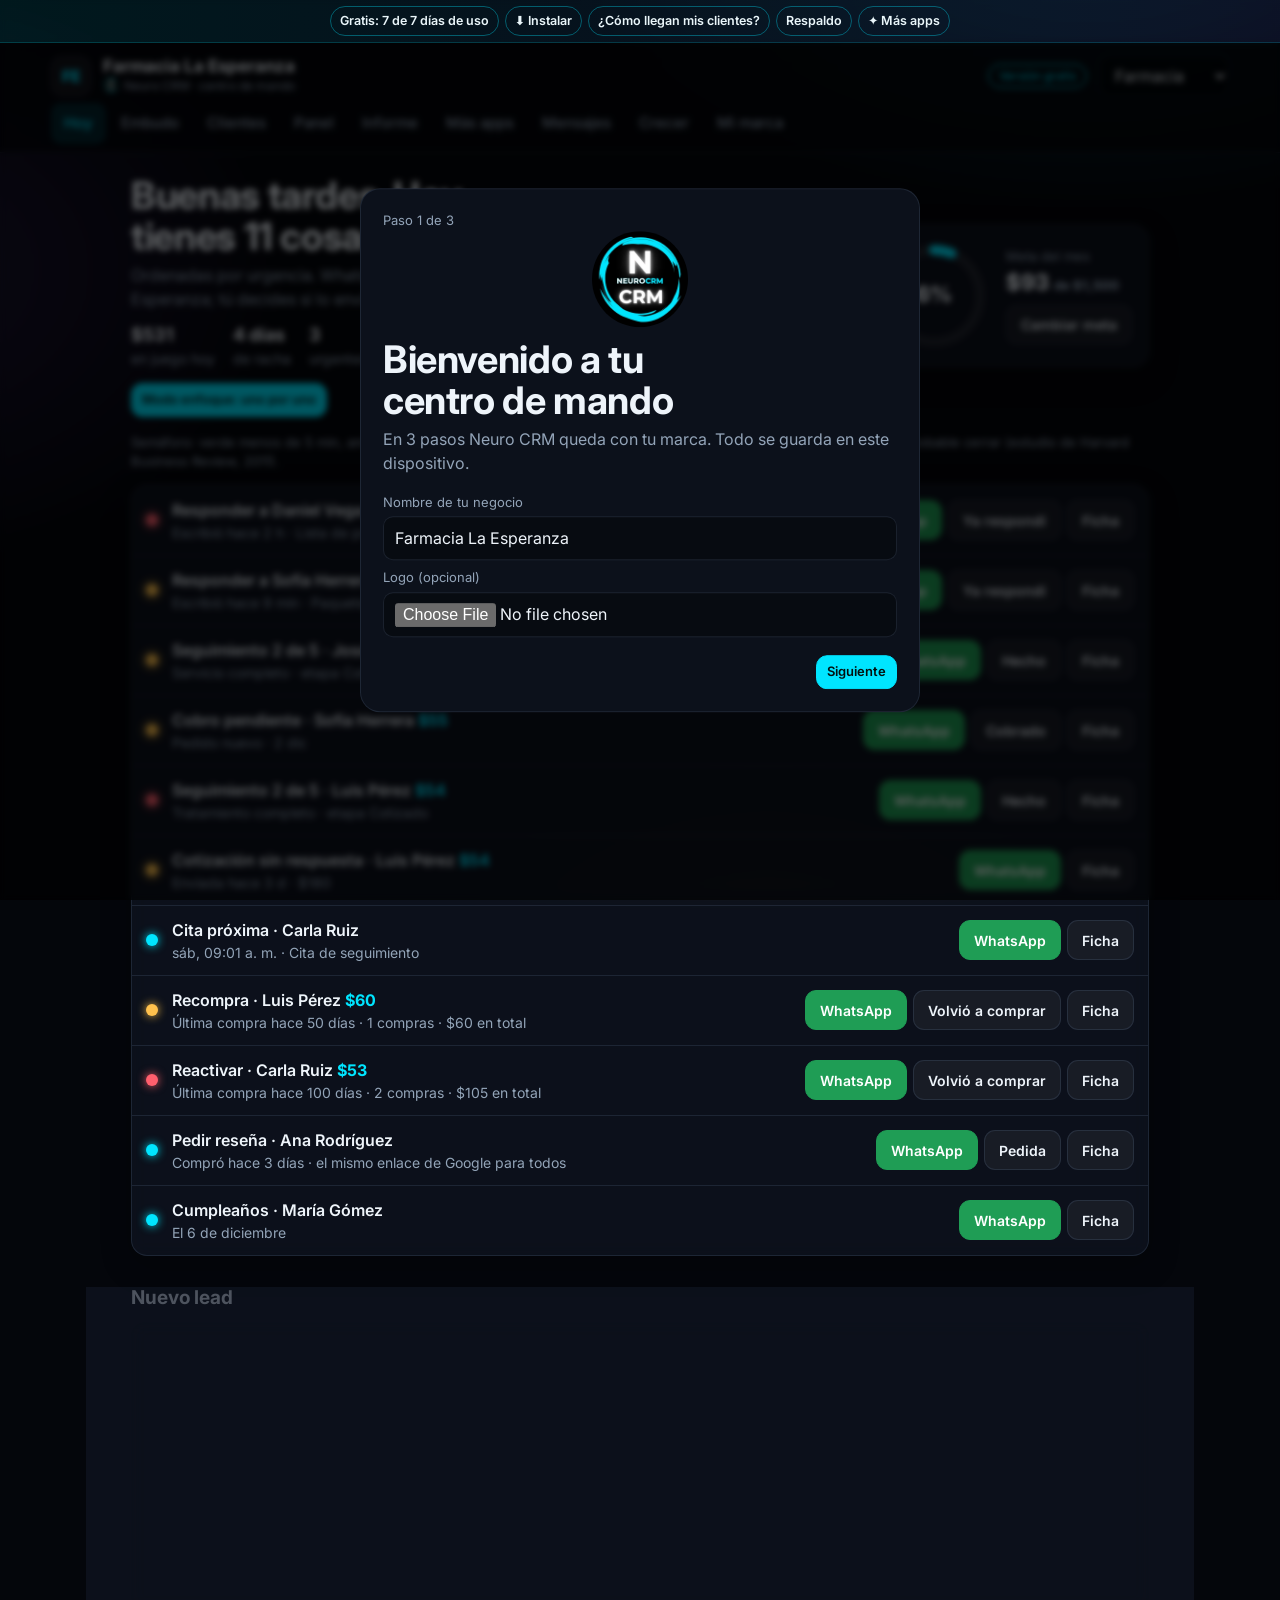
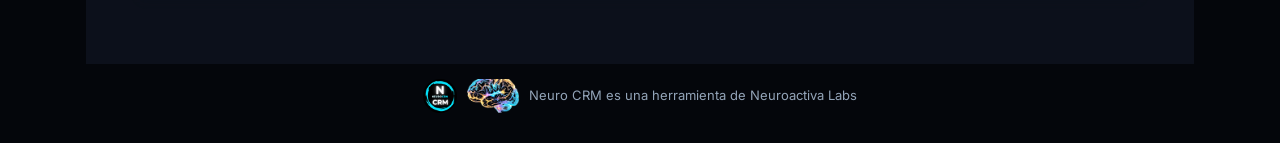
<file: neurocrm/index.html>
<!DOCTYPE html>
<html lang="es">
<head>
<meta charset="utf-8">
<meta name="viewport" content="width=device-width, initial-scale=1">
<title>Neuro CRM prototipo</title>
<meta name="description" content="Tu centro de mando: clientes, oportunidades y seguimientos para no perder ventas. Para farmacias, salones y spa, clínicas, talleres, tiendas y servicios.">
<meta property="og:title" content="Neuro CRM">
<meta property="og:description" content="Tu centro de mando: clientes, oportunidades y seguimientos para no perder ventas. Para farmacias, salones y spa, clínicas, talleres, tiendas y servicios.">
<meta property="og:url" content="https://neurocrm.pages.dev/">
<meta property="og:type" content="website">
<link rel="canonical" href="https://neurocrm.pages.dev/">
<script>document.documentElement.classList.add('js')</script>
<style>.js #resumen-app{display:none!important}</style>
<link rel="preconnect" href="https://fonts.googleapis.com">
<link href="https://fonts.googleapis.com/css2?family=Inter:wght@400;500;600;700;800&display=swap" rel="stylesheet">
<style>
/* VOICE: herramienta de trabajo diaria y premium, español claro, cero jerga
   IDEA: centro de mando del negocio; la lista de Hoy manda y el dinero se ve
   PICTURE: Hoy con anillo de meta, racha y dinero en juego
   COLOUR and TYPE: noche profunda con brillos del cerebro Neuroactiva (cian, violeta, ámbar); acento = color de la marca del negocio; Inter
   LAYOUT: cabecera con la marca del negocio, pestañas, una columna de trabajo, cajón para la ficha */
:root{color-scheme:dark;--bg:#04060b;--panel:rgba(16,22,34,.72);--solid:#0c111b;--line:rgba(140,170,210,.14);--ink:#eef4fa;--mute:#93a4b8;--cy:#00e5ff;--on:#00161a;--ok:#2fd27a;--warn:#ffc14d;--bad:#ff5f6d;--vio:#8b5cf6}
*{box-sizing:border-box;min-width:0}
body{margin:0;color:var(--ink);font:16px/1.5 Inter,system-ui,sans-serif;overflow-x:clip;background:var(--bg);min-height:100vh}
body::before{content:"";position:fixed;inset:0;z-index:-1;background:radial-gradient(900px 500px at 85% -10%,color-mix(in srgb,var(--cy) 22%,transparent),transparent 60%),radial-gradient(700px 500px at -10% 30%,rgba(139,92,246,.18),transparent 60%),radial-gradient(600px 400px at 60% 110%,rgba(255,170,60,.10),transparent 60%),var(--bg)}
header{position:sticky;top:0;z-index:5;background:rgba(4,6,11,.78);backdrop-filter:blur(12px);border-bottom:1px solid var(--line)}
.top{display:flex;align-items:center;gap:12px;padding:12px max(4vw,14px) 6px;flex-wrap:wrap}
.blogo{width:40px;height:40px;border-radius:12px;object-fit:contain;background:rgba(255,255,255,.06);border:1px solid var(--line);display:grid;place-items:center;font-weight:800;color:var(--cy);overflow:hidden;flex:none}
.bname{font-weight:700;font-size:17px;line-height:1.15}.bsub{font-size:12px;color:var(--mute)}
.badge{font-size:12px;border:1px solid var(--cy);color:var(--cy);border-radius:99px;padding:2px 10px;white-space:nowrap}
.sp{flex:1}
nav{display:flex;gap:2px;overflow-x:auto;padding:0 max(4vw,14px) 8px;scrollbar-width:none}
nav a{flex:none;color:var(--mute);text-decoration:none;padding:9px 13px;border-radius:10px;font-weight:500;font-size:15px}
nav a.on{background:color-mix(in srgb,var(--cy) 14%,transparent);color:var(--cy)}
main{max-width:1120px;margin:0 auto;padding:22px max(4vw,14px) 60px}
h1{font-size:clamp(26px,4vw,38px);line-height:1.08;margin:0 0 6px;text-wrap:balance;letter-spacing:-.01em}
h2{font-size:19px;margin:28px 0 10px}
.sub{color:var(--mute);margin:0 0 18px}
.card{background:var(--panel);border:1px solid var(--line);border-radius:16px;padding:14px 16px;backdrop-filter:blur(8px);box-shadow:0 1px 0 rgba(255,255,255,.04) inset,0 10px 30px rgba(0,0,0,.25)}
.grid{display:grid;gap:12px;grid-template-columns:repeat(auto-fit,minmax(min(100%,210px),1fr))}
.two{display:grid;gap:12px;grid-template-columns:repeat(auto-fit,minmax(min(100%,320px),1fr))}
.kpi .v{font-size:28px;font-weight:700;white-space:nowrap}.kpi .l{color:var(--mute);font-size:13px}.kpi .m{font-size:12px;color:var(--mute)}
.alert{display:grid;grid-template-columns:14px minmax(0,1fr) auto;gap:12px;align-items:center;padding:12px 14px;border-bottom:1px solid var(--line)}
.alert:last-child{border-bottom:0}
.dot{width:12px;height:12px;border-radius:50%;box-shadow:0 0 10px currentColor}
.g{background:var(--ok);color:var(--ok)}.y{background:var(--warn);color:var(--warn)}.r{background:var(--bad);color:var(--bad)}.c{background:var(--cy);color:var(--cy)}
.at{font-weight:600}.ad{color:var(--mute);font-size:14px}
.acts{display:flex;gap:6px;flex-wrap:wrap;justify-content:flex-end}
button,.btn{font:inherit;font-size:14px;font-weight:600;min-height:40px;padding:8px 14px;border-radius:11px;border:1px solid var(--line);background:rgba(255,255,255,.05);color:var(--ink);cursor:pointer;text-decoration:none;display:inline-flex;align-items:center;justify-content:center;gap:6px;white-space:nowrap}
button:hover,.btn:hover{border-color:var(--cy)}
.pri{background:var(--cy);color:var(--on);border-color:var(--cy)}
.wa{background:#1f9d55;border-color:#1f9d55;color:#fff}
:focus-visible{outline:2px solid var(--cy);outline-offset:2px}
input,select,textarea{font:inherit;font-size:16px;width:100%;padding:9px 11px;border-radius:10px;border:1px solid var(--line);background:rgba(0,0,0,.35);color:var(--ink)}
textarea{resize:vertical}
label{display:block;font-size:13px;color:var(--mute);margin:8px 0 4px}
.money{color:var(--cy);font-weight:700;white-space:nowrap}
.hero{display:grid;grid-template-columns:minmax(0,1fr) auto;gap:18px;align-items:center;margin-bottom:16px}
.big{font-size:clamp(32px,6vw,52px);font-weight:800;line-height:1;color:var(--cy);white-space:nowrap}
.ring{display:flex;gap:16px;align-items:center}
.ring svg{width:112px;height:112px;flex:none}
.stat{display:flex;gap:18px;flex-wrap:wrap;margin-top:10px}.stat div{font-size:14px;color:var(--mute)}.stat b{color:var(--ink);font-size:18px;display:block}
.board{display:grid;grid-auto-flow:column;grid-auto-columns:minmax(232px,1fr);gap:12px;overflow-x:auto;padding-bottom:8px;scroll-snap-type:x mandatory}
.col{background:var(--panel);border:1px solid var(--line);border-radius:16px;padding:10px;scroll-snap-align:start}
.col h3{font-size:14px;margin:4px 4px 10px;display:flex;justify-content:space-between;gap:8px}
.deal{background:rgba(0,0,0,.3);border:1px solid var(--line);border-radius:12px;padding:10px;margin-bottom:8px}
.deal .n{font-weight:600}.deal .s{font-size:13px;color:var(--mute)}
.row{display:flex;gap:6px;flex-wrap:wrap;margin-top:8px;align-items:center}
.row button{min-height:34px;padding:4px 10px;font-size:13px}
.chip{display:inline-block;font-size:12px;padding:2px 9px;border-radius:99px;background:rgba(255,255,255,.07);color:var(--mute);white-space:nowrap}
.chip.vip{background:color-mix(in srgb,var(--cy) 18%,transparent);color:var(--cy)}.chip.risk{background:rgba(255,193,77,.15);color:var(--warn)}.chip.dorm{background:rgba(255,95,109,.15);color:var(--bad)}
table{width:100%;border-collapse:collapse;font-size:15px}
th,td{text-align:left;padding:10px 8px;border-bottom:1px solid var(--line);vertical-align:top}th{color:var(--mute);font-weight:500;font-size:13px}
td.num{text-align:right;white-space:nowrap}
.bar{height:10px;border-radius:6px;background:var(--cy)}
.ov{position:fixed;inset:0;background:rgba(0,0,0,.62);display:none;z-index:20;backdrop-filter:blur(3px)}
.ov.on{display:block}
.drawer>div{position:absolute;right:0;top:0;bottom:0;width:min(540px,100%);background:var(--solid);border-left:1px solid var(--line);overflow-y:auto;padding:20px}
.modal>div{position:absolute;left:50%;top:50%;transform:translate(-50%,-50%);width:min(560px,94vw);max-height:92vh;overflow-y:auto;background:var(--solid);border:1px solid var(--line);border-radius:20px;padding:22px}
.tl{border-left:2px solid var(--line);margin-left:6px;padding-left:16px}
.tl div{position:relative;padding:6px 0}.tl>div::before{content:"";position:absolute;left:-22px;top:12px;width:10px;height:10px;border-radius:50%;background:var(--cy)}
.toast{position:fixed;left:50%;bottom:20px;transform:translateX(-50%);background:var(--cy);color:var(--on);padding:10px 18px;border-radius:12px;font-weight:600;display:none;z-index:40;max-width:92vw;text-align:center}
.empty{color:var(--mute);padding:20px;text-align:center}
.note{font-size:13px;color:var(--mute)}
.badge2{display:flex;gap:10px;align-items:center;padding:10px;border-radius:12px;border:1px solid var(--line)}
.badge2 .i{width:36px;height:36px;border-radius:50%;display:grid;place-items:center;font-weight:800;flex:none;background:rgba(255,255,255,.06);color:var(--mute)}
.badge2.on .i{background:var(--cy);color:var(--on)}
.badge2:not(.on){opacity:.55}
.mod{display:flex;gap:12px;align-items:flex-start}
.mod .i{width:44px;height:44px;border-radius:12px;display:grid;place-items:center;font-weight:800;flex:none;background:linear-gradient(135deg,var(--cy),var(--vio));color:#fff}
.feed div{padding:8px 0;border-bottom:1px solid var(--line);font-size:14px}
.sw{display:flex;gap:8px;flex-wrap:wrap}.sw button{width:36px;height:36px;min-height:0;padding:0;border-radius:50%}
.preview{white-space:pre-wrap;background:#0b3d2a;border-radius:14px 14px 14px 4px;padding:10px 12px;font-size:14px;color:#e8fff2;max-width:420px}
.focus .alert{border:0;padding:0;grid-template-columns:14px minmax(0,1fr)}.focus .acts{grid-column:1/-1;justify-content:flex-start;margin-top:12px}
.conf{position:fixed;top:-12px;width:9px;height:14px;z-index:50;border-radius:2px;pointer-events:none;animation:fall 1.6s ease-in forwards}
@keyframes fall{to{transform:translateY(105vh) rotate(540deg);opacity:.7}}
footer{display:flex;gap:10px;align-items:center;justify-content:center;color:var(--mute);font-size:13px;padding:10px 0 30px}
footer img{height:34px}
@media(max-width:640px){.hero{grid-template-columns:1fr}.alert{grid-template-columns:14px minmax(0,1fr)}.acts{grid-column:1/-1;justify-content:flex-start}table{font-size:13px}.stack thead{display:none}.stack tr{display:grid;padding-block:8px}.stack td{border:0;padding:2px 0}.bsub{display:none}}
@media(prefers-reduced-motion:reduce){.conf{display:none}}
@media(prefers-reduced-motion:no-preference){.alert{animation:in .3s ease both}@keyframes in{from{opacity:0;transform:translateY(4px)}}}
</style>
<script>/* Enlaces de descarga de la versión gratis de cada app. Proyectos de Cloudflare Pages de Neuroactiva Labs. */window.NX_DESCARGA={"resenas": "https://neuroresenas.pages.dev/", "pedidos": "https://neuropedidos.pages.dev/", "cotizaciones": "https://neurocotizaciones.pages.dev/", "citador": "https://neurocitador.pages.dev/", "recompras": "https://neurorecompras.pages.dev/", "crm": "https://neurocrm.pages.dev/", "sixsaas": "https://sixsaas-neuroactiva.pages.dev/"};</script><link rel="manifest" href="manifest.webmanifest"><link rel="icon" href="img/logo.webp"><link rel="apple-touch-icon" href="icons/icon-192.png"><meta name="theme-color" content="#05070a"></head>
<body>
<!-- resumen-app: contenido visible sin JavaScript (revisores, buscadores, vistas previas). La app lo oculta al cargar. -->
<section id="resumen-app" aria-label="Qué hace Neuro CRM" style="max-width:760px;margin:0 auto;padding:24px 18px;font:16px/1.55 system-ui,-apple-system,Segoe UI,Roboto,sans-serif"><h1>Neuro CRM</h1><p>Tu centro de mando: clientes, oportunidades y seguimientos para no perder ventas. Para farmacias, salones y spa, clínicas, talleres, tiendas y servicios.</p><h2>Qué puedes hacer</h2><ul><li><b>Hoy</b>: lista de tareas del día ordenada por urgencia: a quién responder, dar seguimiento, cobrar, pedir reseña o felicitar, con el mensaje de WhatsApp listo y firmado con tu marca; semáforo de tiempo de respuesta, racha y meta del mes.</li><li><b>Embudo</b>: cada oportunidad avanza por nuevo, cotizado, negociando, ganado o perdido.</li><li><b>Clientes</b>: ficha de cada cliente con WhatsApp, interés, origen (Google, Instagram, Facebook, volante, referido) y consentimiento para escribirle.</li><li><b>Panel e Informe</b>: cuánto vendiste, cuánto recuperaste con seguimientos y de dónde llegan tus clientes.</li><li><b>Mensajes</b>: plantillas para responder, dar seguimiento, cobrar, reactivar y pedir reseñas.</li><li><b>Crecer</b>: enlace de WhatsApp con referencia para saber de qué campaña vino cada cliente.</li><li><b>Mi marca</b>: nombre y logo de tu negocio en la app y en los mensajes.</li></ul><h2>Cómo funciona</h2><ol><li>Un cliente te escribe por WhatsApp, Instagram o llega al local. Lo agregas en <b>Clientes</b> en segundos: nombre, WhatsApp y qué le interesa.</li><li>Si viene de una campaña, usa el <b>enlace de WhatsApp con referencia</b> (en Crecer): el primer mensaje del cliente ya dice de dónde vino.</li><li>Cada conversación abre una oportunidad en el <b>Embudo</b>: nuevo, cotizado, negociando, ganado o perdido.</li><li>Cada mañana <b>Hoy</b> te dice a quién responder, a quién darle seguimiento y a quién cobrar, con el mensaje listo para WhatsApp.</li><li>Cuando cierras una venta la marcas ganada y el panel te muestra cuánto vendiste y recuperaste.</li></ol><h2>Planes</h2><ul><li>Versión gratis: todas las funciones por 7 días de uso, sin tarjeta.</li><li>Pro: $14.99 (pago único)</li><li>Suite: $19.99 (pago único)</li></ul><h2>Privacidad</h2><p>Tus datos se guardan solo en este dispositivo (no hay cuenta ni servidor). Puedes hacer respaldo en archivo.</p><p>App web instalable (PWA) de Neuroactiva Labs. Para usarla, ábrela en un navegador con JavaScript activado: <a href="https://neurocrm.pages.dev/">https://neurocrm.pages.dev/</a></p><p>Ayuda y compras: <a href="https://wa.me/50764387978">WhatsApp Business +507 6438-7978</a></p></section>

<header>
  <div class="top"><span id="blogo" class="blogo"></span><div><div class="bname" id="bname"></div><div class="bsub"><img id="crmlogo" alt="" style="width:16px;height:16px;border-radius:50%;vertical-align:-3px;margin-right:5px">Neuro CRM · centro de mando</div></div><span class="sp"></span><span class="badge">Versión gratis</span>
    <select id="giro" aria-label="Giro del negocio" style="width:auto"></select></div>
  <nav id="nav"><a href="#hoy">Hoy</a><a href="#embudo">Embudo</a><a href="#clientes">Clientes</a><a href="#panel">Panel</a><a href="#informe">Informe</a><a href="#conexiones">Más apps</a><a href="#mensajes">Mensajes</a><a href="#crecer">Crecer</a><a href="#ajustes">Mi marca</a></nav>
</header>
<main id="app"></main>
<footer><img id="crmfoot" alt="Neuro CRM" style="border-radius:50%"><img src="[data-uri]" alt=""><span>Neuro CRM es una herramienta de Neuroactiva Labs</span></footer>
<div class="ov drawer" id="drawer"><div id="ficha"></div></div>
<div class="ov modal" id="modal"><div id="mbody"></div></div>
<div class="toast" id="toast" role="status"></div>
<script>
{
const LOGOS={"crm": "[data-uri]", "resenas": "[data-uri]", "pedidos": "[data-uri]", "cotizaciones": "[data-uri]", "citador": "[data-uri]", "recompras": "[data-uri]"};
const H=36e5,D=864e5,NOW=()=>Date.now();
const GIROS={farmacia:['Consulta','Cotizado','Pedido listo','Entregado'],salon:['Consulta','Cita propuesta','Agendado','Atendido'],clinica:['Consulta','Evaluación','Plan propuesto','En tratamiento'],taller:['Diagnóstico','Presupuesto','Aprobado','Entregado'],tienda:['Interesado','Cotizado','Apartado','Pagado'],servicios:['Lead','Reunión','Propuesta','Negociación']};
const GNOM={farmacia:'Farmacia',salon:'Salón y spa',clinica:'Clínica',taller:'Taller',tienda:'Tienda',servicios:'Servicios'};
const PROB=[.1,.3,.6,.8],TOQUES=[0,1,3,7,14],MOTIVOS=['Precio','Tiempo','Competencia','No respondió','Otro'];
const ORIG={G:'Google',I:'Instagram',F:'Facebook',V:'Volante',R:'Referido'};
const COLORS=['#00e5ff','#2fd27a','#ffb020','#ff5f8f','#8b5cf6','#3b82f6'];
const TPL0={saludo:'Hola {nombre}, gracias por escribir a {negocio}. Con gusto te ayudo con "{producto}". ¿Me cuentas un poco más?',toque1:'Hola {nombre}, ¿pudiste revisar lo que te envié?',toque2:'Hola {nombre}, te escribo por "{producto}". ¿Te ayudo a decidir?',toque3:'Hola {nombre}, ¿sigue en pie lo de "{producto}"? Tengo espacio esta semana.',toque4:'Hola {nombre}, te guardo el precio hasta el viernes.',toque5:'Hola {nombre}, ¿lo dejamos para más adelante? Me avisas cuando quieras.',cotizacion:'Hola {nombre}, ¿tienes alguna duda sobre la cotización de {monto}?',cobro:'Hola {nombre}, para completar tu pago de {monto} puedes usar este enlace: {link_pago}. ¡Gracias!',cita:'Hola {nombre}, te confirmo tu cita en {negocio}. ¿Seguimos en pie?',recompra:'Hola {nombre}, ya va tocando tu reposición. ¿Te lo preparo?',reactivar:'Hola {nombre}, ¡te extrañamos en {negocio}! Tenemos algo especial para ti esta semana.',cumple:'¡Feliz cumpleaños, {nombre}! En {negocio} te tenemos un regalo en tu próxima visita.',resena:'Hola {nombre}, gracias por tu compra en {negocio}. ¿Nos regalas tu opinión? Nos ayuda muchísimo: {link_resena}'};
const TNOM={saludo:'Primera respuesta',toque1:'Seguimiento 1',toque2:'Seguimiento 2',toque3:'Seguimiento 3',toque4:'Seguimiento 4',toque5:'Seguimiento 5',cotizacion:'Cotización sin respuesta',cobro:'Cobro pendiente',cita:'Confirmar cita',recompra:'Recompra',reactivar:'Reactivar dormido',cumple:'Cumpleaños',resena:'Pedir reseña'};
const OBJ=[['Está caro','Te entiendo, {nombre}. Lo que pagas incluye {producto} con garantía y atención directa. Si quieres, te armo una opción que se ajuste mejor a tu presupuesto.'],['Lo voy a pensar','Claro, {nombre}. Para ayudarte a decidir: ¿qué es lo que más te hace dudar, el precio, el tiempo o si es lo que necesitas?'],['Ahora no tengo tiempo','Sin problema. ¿Te escribo el martes o el jueves? Así no se te pasa.'],['Lo consigo más barato','Puede ser, {nombre}. La diferencia es que en {negocio} te damos seguimiento y respuesta rápida si algo falla. ¿Comparamos lo que incluye cada opción?'],['Tengo que consultarlo','Perfecto. ¿Te paso un resumen corto para que lo compartas? Así es más fácil decidir juntos.'],['No me convence','Gracias por decírmelo. ¿Qué tendría que tener para que sí te sirva?']];
const esc=s=>String(s??'').replace(/[&<>"']/g,c=>({'&':'&amp;','<':'&lt;','>':'&gt;','"':'&quot;',"'":'&#39;'}[c]));
const usd=n=>'$'+Math.round(n).toLocaleString('en-US');
const uid=()=>Math.random().toString(36).slice(2,9);
const fecha=t=>new Date(t).toLocaleDateString('es-PA',{day:'numeric',month:'short'});
const dkey=t=>new Date(t).toISOString().slice(0,10);
const hace=t=>{const m=(NOW()-t)/6e4;return m<60?Math.round(m)+' min':m<1440?Math.round(m/60)+' h':Math.round(m/1440)+' d'};
const KEY='nx:crm-proto2',MKEY='nx:marca';
let S,M;
function demo(){const n=NOW(),c=[],d=[],e=[];
  const add=(name,phone,orig,bday,consent=true)=>{const x={id:uid(),name,phone,orig,bday,created:n-60*D,consent:consent?{ok:true,date:n-50*D,canal:'WhatsApp'}:{ok:false}};c.push(x);return x.id};
  const ana=add('Ana Rodríguez','50761234567','G','03-14'),luis=add('Luis Pérez','50762223344','I','12-01'),maria=add('María Gómez','50763334455','R',new Date(n+2*D).toISOString().slice(5,10)),jose=add('José Castillo','50764445566','G','07-08'),carla=add('Carla Ruiz','50765556677','F','02-02'),pedro=add('Pedro Sánchez','50766667788','V','05-20',false),sofia=add('Sofía Herrera','50767778899','I','09-09'),dan=add('Daniel Vega','50768889900','G','04-04');
  const deal=(cid,title,value,stage,ageH,reply,touchDone,extra={})=>{const x={id:uid(),cid,title,value,stage,created:n-ageH*H,stageAt:n-ageH*H,reply:reply?n-ageH*H+reply*6e4:null,status:'open',touches:[],...extra};if(reply){x.touchStart=x.reply;x.touches=TOQUES.map((t,i)=>i<touchDone?n-ageH*H+t*D:null)}d.push(x);return x};
  deal(sofia,'Paquete mensual',120,0,.15,0,0);deal(dan,'Lista de precios',60,0,1.6,0,0);
  deal(luis,'Tratamiento completo',180,1,80,4,1);deal(ana,'Pedido recurrente',45,2,30,3,2);deal(jose,'Servicio completo',250,1,26,12,1);deal(carla,'Combo familiar',90,3,10,2,3);
  deal(maria,'Pedido de noviembre',75,3,200,3,5,{status:'won',wonAt:n-5*D,rec:true});deal(jose,'Servicio básico',40,1,400,30,2,{status:'lost',lost:'Precio'});deal(pedro,'Consulta',35,0,500,90,1,{status:'lost',lost:'No respondió'});deal(ana,'Pedido octubre',50,3,700,5,4,{status:'won',wonAt:n-25*D});
  const ev=(cid,type,daysAgo,text,amount=0,paid=true)=>e.push({id:uid(),cid,type,ts:n-daysAgo*D,text,amount,paid});
  [[ana,[3,34,62,95]],[maria,[5,40,70]],[luis,[50]],[carla,[100,150]],[jose,[20]]].forEach(([id,ds])=>ds.forEach(x=>ev(id,'pedido',x,'Pedido',[45,75,60,38][Math.floor(x)%4])));
  ev(sofia,'pedido',2,'Pedido nuevo',55,false);ev(carla,'cita',-0.6,'Cita de seguimiento');ev(maria,'resena',4,'5 estrellas: “Muy buena atención”');ev(luis,'cotizacion',3,'Cotización enviada por $180');ev(ana,'nota',1,'Prefiere que le escriban en la tarde');
  return {giro:'farmacia',meta:1500,clients:c,deals:d,events:e,recovered:[],asked:[],acts:[1,2,3,4].map(i=>dkey(n-i*D)),fast:2,feed:[],tpl:{},onb:false}}
function load(){try{const x=JSON.parse(localStorage.getItem(KEY));if(x&&x.clients)return x}catch(_){}return demo()}
function loadM(){try{const x=JSON.parse(localStorage.getItem(MKEY));if(x&&x.negocio!==undefined)return x}catch(_){}return{negocio:'Farmacia La Esperanza',eslogan:'Tu salud, cerca de ti',wa:'50760000000',link_pago:'https://pago.ejemplo.com/esperanza',link_resena:'https://g.page/r/tu-negocio/review',firma:'Equipo La Esperanza',color:'#00e5ff',logo:''}}
function save(){try{localStorage.setItem(KEY,JSON.stringify(S));localStorage.setItem(MKEY,JSON.stringify(M))}catch(_){}}
S=load();M=loadM();
const $=s=>document.querySelector(s),app=$('#app');
const cli=id=>S.clients.find(c=>c.id===id)||{name:'(sin nombre)',phone:'',consent:{}};
const toast=m=>{const t=$('#toast');t.textContent=m;t.style.display='block';clearTimeout(toast.t);toast.t=setTimeout(()=>t.style.display='none',2600)};
const first=n=>String(n).split(' ')[0];
function fill(k,ctx){let t=(S.tpl[k]||TPL0[k]).replace(/\{(\w+)\}/g,(m,v)=>({nombre:first(ctx.c?.name||'Cliente'),negocio:M.negocio,producto:ctx.p||'tu pedido',monto:ctx.m!=null?usd(ctx.m):'',link_pago:M.link_pago,link_resena:M.link_resena,firma:M.firma}[v]??m));if(M.firma)t+='\n— '+M.firma;return t}
function wa(c,text){if(!c.consent?.ok)return `<button data-a="noconsent">WhatsApp</button>`;return `<a class="btn wa" href="https://wa.me/${esc(String(c.phone).replace(/\D/g,''))}?text=${encodeURIComponent(text)}" target="_blank" rel="noopener" data-act="1">WhatsApp</a>`}
const stages=()=>GIROS[S.giro];
function act(){const k=dkey(NOW());if(!S.acts.includes(k))S.acts.push(k)}
function racha(){let r=0,t=NOW();if(!S.acts.includes(dkey(t)))t-=D;while(S.acts.includes(dkey(t))){r++;t-=D}return r}
function mesIni(){const m=new Date();m.setDate(1);m.setHours(0,0,0,0);return+m}
const ventasMes=()=>S.events.filter(e=>e.type==='pedido'&&e.ts>=mesIni()&&e.ts<=NOW()).reduce((a,e)=>a+e.amount,0);
function rfm(c){const p=S.events.filter(e=>e.cid===c.id&&e.type==='pedido'&&e.ts<=NOW());if(!p.length){const dl=S.deals.find(d=>d.cid===c.id&&d.status==='open');return{F:0,M:0,R:null,seg:dl?'Prospecto':'Sin compras',score:dl?Math.round(15+dl.stage*15):5}}
  const last=Math.max(...p.map(e=>e.ts)),R=Math.max(0,(NOW()-last)/D),F=p.length,Mo=p.reduce((a,e)=>a+e.amount,0);
  const seg=R>90?'Dormido':R>45?'En riesgo':F>=4&&Mo>=150?'VIP':F>=2?'Fiel':'Nuevo';
  return{F,M:Mo,R,seg,score:Math.round(40*Math.max(0,1-R/120)+30*Math.min(F,6)/6+30*Math.min(Mo,300)/300),last}}
const segChip=s=>`<span class="chip ${s==='VIP'?'vip':s==='En riesgo'?'risk':s==='Dormido'?'dorm':''}">${esc(s)}</span>`;
function alerts(){const n=NOW(),A=[];
  S.deals.filter(d=>d.status==='open').forEach(d=>{const c=cli(d.cid),m=(n-d.created)/6e4;
    if(!d.reply){const col=m<5?'g':m<60?'y':'r';A.push({p:col==='r'?0:1,col,t:`Responder a ${c.name}`,d:`Escribió hace ${hace(d.created)} · ${esc(d.title)} · semáforo ${col==='g'?'verde':col==='y'?'amarillo':'rojo'}`,v:d.value,c,msg:fill('saludo',{c,p:d.title}),act:`<button data-a="reply" data-id="${d.id}">Ya respondí</button>`});return}
    if(d.touchStart){const i=d.touches.findIndex(t=>!t);if(i>=0&&d.touchStart+TOQUES[i]*D<=n){const late=(n-(d.touchStart+TOQUES[i]*D))/D;A.push({p:2,col:late>1?'r':'y',t:`Seguimiento ${i+1} de 5 · ${c.name}`,d:`${esc(d.title)} · etapa ${esc(stages()[d.stage])}`,v:d.value*PROB[d.stage],c,msg:fill('toque'+(i+1),{c,p:d.title}),act:`<button data-a="touch" data-id="${d.id}">Hecho</button>`})}}
    if(d.stage===1&&n-d.stageAt>48*H)A.push({p:3,col:'y',t:`Cotización sin respuesta · ${c.name}`,d:`Enviada hace ${hace(d.stageAt)} · ${usd(d.value)}`,v:d.value*PROB[1],c,msg:fill('cotizacion',{c,m:d.value}),act:''})});
  S.events.forEach(e=>{const c=cli(e.cid);
    if(e.type==='pedido'&&!e.paid)A.push({p:2,col:'y',t:`Cobro pendiente · ${c.name}`,d:`${esc(e.text)} · ${fecha(e.ts)}`,v:e.amount,c,msg:fill('cobro',{c,m:e.amount}),act:`<button data-a="paid" data-id="${e.id}">Cobrado</button>`});
    if(e.type==='pedido'&&e.paid&&n-e.ts>=3*D&&n-e.ts<10*D&&!S.asked.includes(e.id)&&!S.events.some(r=>r.cid===e.cid&&r.type==='resena'&&r.ts>e.ts))A.push({p:4,col:'c',t:`Pedir reseña · ${c.name}`,d:`Compró hace ${Math.round((n-e.ts)/D)} días · el mismo enlace de Google para todos`,v:0,c,msg:fill('resena',{c}),act:`<button data-a="asked" data-id="${e.id}">Pedida</button>`});
    if(e.type==='cita'&&e.ts>n&&e.ts-n<36*H)A.push({p:3,col:'c',t:`Cita próxima · ${c.name}`,d:`${new Date(e.ts).toLocaleString('es-PA',{weekday:'short',hour:'2-digit',minute:'2-digit'})} · ${esc(e.text)}`,v:0,c,msg:fill('cita',{c}),act:''})});
  S.clients.forEach(c=>{const r=rfm(c);
    if((r.seg==='En riesgo'||r.seg==='Dormido')&&!S.recovered.some(x=>x.cid===c.id&&n-x.ts<30*D))A.push({p:4,col:r.seg==='Dormido'?'r':'y',t:`${r.seg==='Dormido'?'Reactivar':'Recompra'} · ${c.name}`,d:`Última compra hace ${Math.round(r.R)} días · ${r.F} compras · ${usd(r.M)} en total`,v:r.M/r.F,c,msg:fill(r.seg==='Dormido'?'reactivar':'recompra',{c}),act:`<button data-a="recover" data-id="${c.id}">Volvió a comprar</button>`});
    if(c.bday){const[mm,dd]=c.bday.split('-').map(Number),now=new Date(n);let b=new Date(now.getFullYear(),mm-1,dd);if(b<new Date(now.getFullYear(),now.getMonth(),now.getDate()))b.setFullYear(b.getFullYear()+1);if((b-n)/D<7)A.push({p:5,col:'c',t:`Cumpleaños · ${c.name}`,d:`El ${b.toLocaleDateString('es-PA',{day:'numeric',month:'long'})}`,v:0,c,msg:fill('cumple',{c}),act:''})}});
  return A.sort((a,b)=>a.p-b.p||b.v-a.v)}
const alertHTML=a=>`<div class="alert"><span class="dot ${a.col}"></span><div><div class="at">${esc(a.t)}${a.v?` <span class="money">${usd(a.v)}</span>`:''}</div><div class="ad">${a.d}</div></div><div class="acts">${wa(a.c,a.msg)}${a.act}<button data-a="ficha" data-id="${a.c.id}">Ficha</button></div></div>`;
function ring(p){const r=46,C=2*Math.PI*r,v=Math.min(1,p);return `<svg viewBox="0 0 112 112" aria-label="Meta del mes al ${Math.round(p*100)}%"><circle cx="56" cy="56" r="${r}" fill="none" stroke="rgba(255,255,255,.08)" stroke-width="10"/><circle cx="56" cy="56" r="${r}" fill="none" stroke="var(--cy)" stroke-width="10" stroke-linecap="round" stroke-dasharray="${C*v} ${C}" transform="rotate(-90 56 56)"/><text x="56" y="62" text-anchor="middle" fill="var(--ink)" font-size="22" font-weight="800">${Math.round(p*100)}%</text></svg>`}
function vHoy(){const A=alerts(),total=A.reduce((s,a)=>s+a.v,0),vm=ventasMes(),rc=racha(),h=new Date().getHours();
  return `<div class="hero"><div><h1>${h<12?'Buenos días':h<19?'Buenas tardes':'Buenas noches'}. Hoy tienes ${A.length} cosas que hacer</h1><p class="sub" style="margin:0">Ordenadas por urgencia. WhatsApp abre con el mensaje listo y firmado por ${esc(M.negocio)}; tú decides si lo envías.</p>
  <div class="stat"><div><b class="money">${usd(total)}</b>en juego hoy</div><div><b>${rc} ${rc===1?'día':'días'}</b>de racha</div><div><b>${A.filter(a=>a.col==='r').length}</b>urgentes</div></div>
  <div class="row" style="margin-top:14px">${A.length?'<button class="pri" data-a="focus">Modo enfoque: uno por uno</button>':''}</div></div>
  <div class="card ring">${ring(vm/(S.meta||1))}<div><div class="note">Meta del mes</div><div style="font-size:22px;font-weight:800">${usd(vm)} <span class="note">de ${usd(S.meta)}</span></div><button data-a="meta" style="margin-top:6px;min-height:34px">Cambiar meta</button></div></div></div>
  <p class="note">Semáforo: verde menos de 5 min, amarillo menos de 1 h, rojo más de 1 h. Responder en menos de 1 hora hace 7 veces más probable cerrar (estudio de Harvard Business Review, 2011).</p>
  <div class="card" style="padding:0">${A.length?A.map(alertHTML).join(''):'<div class="empty">Todo al día. Buen trabajo.</div>'}</div>
  <h2>Nuevo lead</h2><form class="card two" id="fLead"><div><label for="ln">Nombre</label><input id="ln" required></div><div><label for="lp">WhatsApp</label><input id="lp" inputmode="tel" placeholder="5076..." required></div><div><label for="lt">Qué busca</label><input id="lt" required></div><div><label for="lv">Valor estimado (USD)</label><input id="lv" type="number" min="0" value="50"></div><div><label for="lo">Origen</label><select id="lo">${Object.entries(ORIG).map(([k,v])=>`<option value="${k}">${v}</option>`).join('')}</select></div><div><label><input type="checkbox" id="lc" style="width:auto" checked> Aceptó que le escribamos por WhatsApp (Ley 81)</label><button class="pri" style="margin-top:8px">Agregar y arrancar cronómetro</button></div></form>`}
function vEmbudo(){const st=stages(),open=S.deals.filter(d=>d.status==='open'),tot=open.reduce((a,d)=>a+d.value*PROB[d.stage],0);
  return `<h1>Embudo · ${esc(GNOM[S.giro])}</h1><p class="sub">Valor ponderado del embudo: <span class="money">${usd(tot)}</span>. Al ganar o perder, la app aprende tu tasa de cierre y tus motivos.</p>
  <div class="board">${st.map((s,i)=>{const ds=open.filter(d=>d.stage===i),sum=ds.reduce((a,d)=>a+d.value,0);return `<div class="col"><h3><span>${esc(s)} · ${Math.round(PROB[i]*100)}%</span><span class="money">${usd(sum)}</span></h3>${ds.map(d=>`<div class="deal"><div class="n">${esc(cli(d.cid).name)}</div><div class="s">${esc(d.title)} · ${usd(d.value)}</div><div class="s">${d.reply?'Respondido':'<b style="color:var(--bad)">Sin responder</b>'} · ${d.touches.filter(Boolean).length}/5 toques</div><div class="row">${i>0?`<button data-a="mv" data-id="${d.id}" data-d="-1" aria-label="Etapa anterior">←</button>`:''}${i<st.length-1?`<button data-a="mv" data-id="${d.id}" data-d="1" aria-label="Etapa siguiente">→</button>`:''}<button data-a="won" data-id="${d.id}">Ganado</button><button data-a="lostq" data-id="${d.id}">Perdido</button></div><div class="row" id="lq-${d.id}" hidden>${MOTIVOS.map(m=>`<button data-a="lost" data-id="${d.id}" data-m="${m}">${m}</button>`).join('')}</div></div>`).join('')||'<div class="note" style="padding:8px">Vacío</div>'}</div>`}).join('')}</div>`}
function vClientes(){const q=(vClientes.q||'').toLowerCase(),L=S.clients.filter(c=>c.name.toLowerCase().includes(q)).map(c=>({c,r:rfm(c)})).sort((a,b)=>b.r.score-a.r.score);
  return `<h1>Clientes</h1><p class="sub">${S.clients.length} clientes. Puntaje de 0 a 100 por recencia, frecuencia y monto (RFM).</p>
  <input id="q" placeholder="Buscar por nombre" value="${esc(vClientes.q||'')}" style="margin-bottom:12px">
  <div class="card"><table class="stack"><thead><tr><th>Cliente</th><th>Segmento</th><th>Puntaje</th><th>Compras</th><th>Origen</th><th>Permiso</th></tr></thead><tbody>${L.map(({c,r})=>`<tr><td><a href="#clientes" data-a="ficha" data-id="${c.id}" style="color:var(--ink);font-weight:600">${esc(c.name)}</a></td><td>${segChip(r.seg)}</td><td class="num">${r.score}</td><td class="num">${r.F} · ${usd(r.M)}</td><td>${esc(ORIG[c.orig]||'—')}</td><td>${c.consent?.ok?'Sí':'<span style="color:var(--warn)">Falta</span>'}</td></tr>`).join('')}</tbody></table></div>
  <h2>Importar contactos</h2><div class="card"><p class="note" style="margin-top:0">Pega un CSV con columnas nombre,telefono o elige un archivo .csv. Los duplicados por teléfono se omiten.</p><textarea id="csv" rows="4" placeholder="nombre,telefono&#10;Juan Díaz,50760001111"></textarea><div class="row"><input type="file" id="csvf" accept=".csv,text/csv" style="width:auto"><button class="pri" data-a="import">Importar</button></div></div>`}
function stats(){const n=NOW(),won=S.deals.filter(d=>d.status==='won'),lost=S.deals.filter(d=>d.status==='lost'),open=S.deals.filter(d=>d.status==='open');
  const rep=S.deals.filter(d=>d.reply),avg=rep.length?rep.reduce((a,d)=>a+(d.reply-d.created),0)/rep.length/6e4:0;
  const prog=S.deals.filter(d=>d.touchStart),due=prog.reduce((a,d)=>a+TOQUES.filter(t=>d.touchStart+t*D<=n).length,0),done=prog.reduce((a,d)=>a+d.touches.filter(Boolean).length,0);
  const wonMes=won.filter(d=>d.wonAt>=mesIni()).reduce((a,d)=>a+d.value,0),fc=wonMes+open.reduce((a,d)=>a+d.value*PROB[d.stage],0);
  const R=S.clients.map(rfm),buyers=R.filter(r=>r.F>0),rep2=buyers.filter(r=>r.F>=2).length,risk=R.filter(r=>r.seg==='En riesgo'||r.seg==='Dormido').length;
  const recov=won.filter(d=>d.rec).reduce((a,d)=>a+d.value,0)+S.recovered.reduce((a,x)=>a+x.v,0);
  const resM=S.events.filter(e=>e.type==='resena'&&e.ts>=mesIni()).length,nuevos=S.clients.filter(c=>c.created>=mesIni()).length;
  return{won,lost,open,avg,due,done,fc,R,buyers,rep2,risk,recov,resM,nuevos,cierre:won.length+lost.length?Math.round(won.length/(won.length+lost.length)*100):null}}
function logros(s){return[['R','Rayo','Un lead respondido en menos de 5 minutos',S.fast>=1],['10','Comunidad','10 clientes en tu base',S.clients.length>=10],['7','Constancia','Racha de 7 días',racha()>=7],['$','Recuperador','Primera venta recuperada por la app',s.recov>0],['M','Meta cumplida','Llegaste a la meta del mes',ventasMes()>=S.meta],['5','Reputación','5 reseñas registradas',S.events.filter(e=>e.type==='resena').length>=5]]}
function vPanel(){const s=stats(),k=(l,v,m)=>`<div class="card kpi"><div class="l">${l}</div><div class="v">${v}</div><div class="m">${m}</div></div>`;
  const mot=MOTIVOS.map(m=>[m,s.lost.filter(d=>d.lost===m).length]),mx=Math.max(1,...mot.map(x=>x[1]));
  const segs=['VIP','Fiel','Nuevo','En riesgo','Dormido'].map(x=>[x,s.R.filter(r=>r.seg===x).length]),sx=Math.max(1,...segs.map(x=>x[1]));
  return `<div class="hero"><div><h1>La app ya te recuperó ${usd(s.recov)}</h1><p class="sub" style="margin:0">Ventas que llegaron por un seguimiento o una recompra que Neuro CRM te sugirió.</p></div><div class="card"><div class="note">Pronóstico del mes</div><div class="big">${usd(s.fc)}</div></div></div>
  <div class="grid">${k('Primera respuesta promedio',s.avg<60?Math.round(s.avg)+' min':(s.avg/60).toFixed(1)+' h','Meta: menos de 5 min')}${k('Tasa de cierre',s.cierre!=null?s.cierre+'%':'—',`${s.won.length} ganadas, ${s.lost.length} perdidas`)}${k('Seguimientos al día',s.due?Math.round(Math.min(s.done,s.due)/s.due*100)+'%':'—','Meta: 80% o más')}${k('Embudo abierto',usd(s.open.reduce((a,d)=>a+d.value,0)),`${s.open.length} oportunidades`)}${k('Tasa de recompra',s.buyers.length?Math.round(s.rep2/s.buyers.length*100)+'%':'—','Clientes con 2 o más compras')}${k('Clientes en riesgo',s.risk,'Sin compra en más de 45 días')}</div>
  <div class="two" style="margin-top:12px"><div class="card"><h2 style="margin-top:0">Segmentos</h2>${segs.map(([x,v])=>`<div style="margin:8px 0"><div style="display:flex;justify-content:space-between"><span>${x}</span><b>${v}</b></div><div class="bar" style="width:${v/sx*100}%"></div></div>`).join('')}</div>
  <div class="card"><h2 style="margin-top:0">Por qué se pierden ventas</h2>${mot.map(([m,v])=>`<div style="margin:8px 0"><div style="display:flex;justify-content:space-between"><span>${m}</span><b>${v}</b></div><div class="bar" style="width:${v/mx*100}%;background:var(--warn)"></div></div>`).join('')}</div></div>
  <h2>Logros</h2><div class="grid">${logros(s).map(([i,t,d,on])=>`<div class="badge2 ${on?'on':''}"><span class="i">${i}</span><div><b>${t}</b><div class="note">${d}</div></div></div>`).join('')}</div>`}
function vInforme(){const s=stats(),mes=new Date().toLocaleDateString('es-PA',{month:'long',year:'numeric'}),vm=ventasMes();
  const top=S.clients.map(c=>({c,v:S.events.filter(e=>e.cid===c.id&&e.type==='pedido'&&e.ts>=mesIni()).reduce((a,e)=>a+e.amount,0)})).filter(x=>x.v>0).sort((a,b)=>b.v-a.v).slice(0,3);
  return `<h1>Informe de ${esc(mes)}</h1><p class="sub">Listo para compartir con tu socio o tu equipo. En la app instalada se imprime o guarda en PDF.</p>
  <div class="card" style="padding:22px"><div style="display:flex;gap:12px;align-items:center;border-bottom:1px solid var(--line);padding-bottom:14px">${logoHTML(56)}<div><div style="font-size:22px;font-weight:800">${esc(M.negocio)}</div><div class="note">${esc(M.eslogan)} · Tu mes en números</div></div></div>
  <div class="grid" style="margin-top:16px">${[['Ventas del mes',usd(vm),`Meta ${usd(S.meta)} (${Math.round(vm/(S.meta||1)*100)}%)`],['Dinero recuperado',usd(s.recov),'Seguimientos y recompras'],['Clientes nuevos',s.nuevos,'Este mes'],['Tasa de cierre',s.cierre!=null?s.cierre+'%':'—','Ganadas / cerradas'],['Respuesta promedio',s.avg<60?Math.round(s.avg)+' min':(s.avg/60).toFixed(1)+' h','Primer mensaje'],['Reseñas nuevas',s.resM,'Este mes']].map(([l,v,m])=>`<div class="kpi"><div class="l">${l}</div><div class="v">${v}</div><div class="m">${m}</div></div>`).join('')}</div>
  <h2>Mejores clientes del mes</h2>${top.length?top.map((x,i)=>`<div class="row" style="justify-content:space-between;border-bottom:1px solid var(--line);padding:6px 0"><span>${i+1}. ${esc(x.c.name)}</span><span class="money">${usd(x.v)}</span></div>`).join(''):'<p class="note">Aún sin compras este mes.</p>'}
  <div class="row" style="margin-top:16px"><button class="pri" data-a="copyinf">Copiar resumen para WhatsApp</button></div></div>`}
const MODS=[['resenas','Neuro Reseñas','Las reseñas llegan a la ficha; 3 días después de cada compra, Hoy te pide solicitar la opinión.','sim-resena','Recibir reseña'],['pedidos','Neuro Pedidos','Cada pedido suma al historial, al RFM y, si no está pagado, a cobros en Hoy.','sim-pedido','Llega un pedido'],['cotizaciones','Neuro Cotizaciones','Cada cotización abre una oportunidad; sin respuesta en 48 h aparece en Hoy.','sim-cot','Enviar cotización'],['citador','Neuro Citador','Las citas de mañana aparecen en Hoy con el mensaje de confirmación.','sim-cita','Agendar cita'],['recompras','Neuro Recompras','Usa los segmentos del CRM: en riesgo y dormidos se vuelven mensajes listos.','sim-riesgo','Cliente entra en riesgo']];
function vConexiones(){return `<h1>Más apps Neuro</h1><p class="sub">Cada app se compra por separado, en un solo pago, y funciona sola. Ninguna desbloquea a otra. Si ya usas alguna, registra aquí en Neuro CRM a los clientes que te lleguen por ahí.</p>
  <div class="two">${MODS.map(([i,n,d])=>`<div class="card mod"><img src="${LOGOS[i]}" alt="" style="width:52px;height:52px;border-radius:50%;flex:none"><div><b>${n}</b><div class="note" style="margin:4px 0 8px">${{resenas:'Más reseñas reales en Google con QR y Modo cliente.',pedidos:'Pedidos por WhatsApp ordenados, con cobros y entregas.',cotizaciones:'Cotizaciones con tu logo y seguimiento para cerrar más.',citador:'Agenda 24/7 con reservas por WhatsApp y menos faltas.',recompras:'Hace que tus clientes vuelvan a comprarte.'}[i]||''}</div><div class="row"><button data-nx="flyer" data-id="${i}">Comprar</button><a class="btn" href="${(window.NX_DESCARGA||{})[i]||'#'}" target="_blank" rel="noopener">⬇ Descargar gratis</a></div></div></div>`).join('')}</div>`}
function vMensajes(){const k=vMensajes.k||'saludo',demoC={name:'Ana Rodríguez'};
  return `<h1>Mensajes y guiones</h1><p class="sub">Edita cada plantilla una vez y todo Hoy la usará. Variables: {nombre} {negocio} {producto} {monto} {link_pago} {link_resena}. La firma se agrega sola.</p>
  <div class="two"><div class="card"><label for="tk">Plantilla</label><select id="tk">${Object.entries(TNOM).map(([a,b])=>`<option value="${a}" ${a===k?'selected':''}>${b}</option>`).join('')}</select><label for="tt">Texto</label><textarea id="tt" rows="5">${esc(S.tpl[k]||TPL0[k])}</textarea><div class="row"><button class="pri" data-a="savetpl">Guardar</button><button data-a="resettpl">Restaurar original</button></div></div>
  <div class="card"><div class="note" style="margin-bottom:8px">Así lo verá tu cliente</div><div class="preview" id="tprev">${esc(fill(k,{c:demoC,p:'Pedido recurrente',m:45}))}</div></div></div>
  <h2>Respuestas a objeciones</h2><p class="note">Guiones de cierre para lo que más escuchas. Cópialos o adáptalos.</p><div class="two">${OBJ.map(([o,r],i)=>`<div class="card"><b>“${o}”</b><p style="margin:6px 0 8px">${esc(r.replace('{nombre}','Ana').replace('{negocio}',M.negocio).replace('{producto}','tu pedido'))}</p><button data-a="copyobj" data-i="${i}">Copiar</button></div>`).join('')}</div>`}
function vCrecer(){return `<h1>Crecer</h1><p class="sub">Mide de dónde llegan tus clientes y calcula cuánto te deja la app.</p><div class="two">
  <div class="card"><h2 style="margin-top:0">Enlace "Escríbeme" con origen</h2><label for="eo">Dónde lo vas a poner</label><select id="eo">${Object.entries(ORIG).map(([k,v])=>`<option value="${k}">${v}</option>`).join('')}</select><label for="em">Mensaje que verá el cliente</label><input id="em" value="Hola ${esc(M.negocio)}, quiero información"><label>Tu enlace (usa el WhatsApp de Mi marca)</label><input id="eout" readonly><div class="row"><button class="pri" data-a="copylink">Copiar enlace</button></div>
  <h2>Por origen</h2>${Object.entries(ORIG).map(([k,v])=>{const n=S.clients.filter(c=>c.orig===k).length;return `<div style="margin:6px 0"><div style="display:flex;justify-content:space-between"><span>${v}</span><b>${n}</b></div><div class="bar" style="width:${n/Math.max(1,S.clients.length)*100}%"></div></div>`}).join('')}</div>
  <div class="card"><h2 style="margin-top:0">Calculadora de ROI</h2><div class="two" style="gap:8px;grid-template-columns:repeat(2,minmax(0,1fr))"><div><label for="r1">Consultas al mes</label><input id="r1" type="number" value="80"></div><div><label for="r2">Ticket promedio (USD)</label><input id="r2" type="number" value="35"></div><div><label for="r3">Cierre actual (%)</label><input id="r3" type="number" value="20"></div><div><label for="r4">Clientes en tu base</label><input id="r4" type="number" value="400"></div></div><div class="note" style="margin-top:14px">Ganancia extra estimada al mes</div><div class="big" id="rout">$0</div><p class="note" id="rnote"></p></div></div>`}
function vAjustes(){return `<h1>Mi marca</h1><p class="sub">Tu logo y tus datos aparecen en la cabecera, en cada mensaje y en el informe.</p>
  <div class="two"><form class="card" id="fMarca"><label>Logo</label><div class="row" style="margin:0">${logoHTML(64)}<input type="file" id="mlogo" accept="image/*" style="width:auto"><button type="button" data-a="nologo">Quitar</button></div>
  <label for="mn">Nombre del negocio</label><input id="mn" value="${esc(M.negocio)}" required><label for="me">Eslogan</label><input id="me" value="${esc(M.eslogan)}"><label for="mw">WhatsApp del negocio</label><input id="mw" inputmode="tel" value="${esc(M.wa)}"><label for="mp">Enlace de pago (Yappy, PayPal…)</label><input id="mp" value="${esc(M.link_pago)}"><label for="mr">Enlace de reseñas de Google</label><input id="mr" value="${esc(M.link_resena)}"><label for="mf">Firma de los mensajes</label><input id="mf" value="${esc(M.firma)}">
  <label>Color de tu marca</label><div class="sw">${COLORS.map(c=>`<button type="button" data-a="color" data-c="${c}" style="background:${c}" aria-label="Color ${c}"></button>`).join('')}<input type="color" id="mc" value="${esc(M.color)}" style="width:48px;height:36px;padding:2px" aria-label="Otro color"></div>
  <button class="pri" style="margin-top:14px">Guardar mi marca</button></form>
  <div><div class="card"><div class="note" style="margin-bottom:8px">Vista previa de un mensaje</div><div class="preview">${esc(fill('cobro',{c:{name:'Ana Rodríguez'},m:45}))}</div></div>
  <div class="card" style="margin-top:12px"><b>Meta y giro</b><label for="mm">Meta de ventas del mes (USD)</label><input id="mm" type="number" value="${S.meta}"><div class="row"><button data-a="savemeta">Guardar meta</button><button data-a="onb">Ver la bienvenida</button></div></div>
  <div class="card" style="margin-top:12px"><b>Respaldo</b><p class="note">Todo vive en este dispositivo. Descarga un respaldo cada semana: se guarda como archivo.</p><textarea id="dj" hidden></textarea><div class="row"><button class="pri" data-nx="bk">Descargar respaldo (archivo)</button><button data-nx="rs">Restaurar desde archivo</button><button data-a="demo">Datos de ejemplo</button><button data-a="wipe">Empezar vacío</button></div><p class="note">Los clientes de ejemplo son inventados para probar.</p></div></div></div>`}
function logoHTML(s){return M.logo?`<img src="${esc(M.logo)}" alt="Logo" style="width:${s}px;height:${s}px;object-fit:contain;border-radius:12px;background:rgba(255,255,255,.06)">`:`<span class="blogo" style="width:${s}px;height:${s}px;font-size:${s/2.4}px">${esc(ini(M.negocio))}</span>`}
const ini=n=>String(n||'N').split(/\s+/).filter(w=>w.length>2).slice(0,2).map(w=>w[0].toUpperCase()).join('')||'N';
function brand(){const r=document.documentElement.style;r.setProperty('--cy',M.color);const h=M.color.replace('#',''),L=(0.299*parseInt(h.slice(0,2),16)+0.587*parseInt(h.slice(2,4),16)+0.114*parseInt(h.slice(4,6),16))/255;r.setProperty('--on',L>.6?'#04110f':'#ffffff');
  const b=$('#blogo');b.innerHTML=M.logo?`<img src="${esc(M.logo)}" alt="" style="width:100%;height:100%;object-fit:contain">`:esc(ini(M.negocio));$('#bname').textContent=M.negocio}
function ficha(id){const c=cli(id),r=rfm(c),ev=S.events.filter(e=>e.cid===id),dl=S.deals.filter(d=>d.cid===id),op=dl.find(d=>d.status==='open');
  const nba=!c.consent?.ok?'Pide su permiso para escribirle por WhatsApp.':op&&!op.reply?'Respóndele ya: el lead se enfría cada minuto.':ev.some(e=>e.type==='pedido'&&!e.paid)?'Cobra el pedido pendiente con tu enlace de pago.':op?`Haz el siguiente seguimiento de "${op.title}".`:r.seg==='Dormido'||r.seg==='En riesgo'?'Envía el mensaje de reactivación.':r.seg==='VIP'?'Agradécele y ofrécele algo exclusivo.':'Pídele una reseña o un referido.';
  const items=[...ev.map(e=>({ts:e.ts,t:`${{pedido:'Pedido',cita:'Cita',resena:'Reseña',cotizacion:'Cotización',nota:'Nota'}[e.type]||e.type}: ${e.text}${e.amount?' · '+usd(e.amount):''}${e.type==='pedido'&&!e.paid?' · por cobrar':''}`})),...dl.map(d=>({ts:d.created,t:`Oportunidad: ${d.title} · ${d.status==='won'?'ganada':d.status==='lost'?'perdida ('+d.lost+')':stages()[d.stage]}`}))].sort((a,b)=>b.ts-a.ts);
  $('#ficha').innerHTML=`<div style="display:flex;gap:8px;align-items:center"><h1 style="font-size:26px;flex:1">${esc(c.name)}</h1><button data-a="close">Cerrar</button></div>
  <p class="sub">${segChip(r.seg)} Puntaje ${r.score} · ${r.F} compras · ${usd(r.M)} · origen ${esc(ORIG[c.orig]||'—')}</p>
  <div class="card" style="border-color:var(--cy)"><div class="note">Siguiente mejor acción</div><b>${esc(nba)}</b><div class="row">${wa(c,`Hola ${first(c.name)}, `)}</div></div>
  <div class="card" style="margin-top:12px"><b>Permiso de contacto (Ley 81)</b><p class="note" style="margin:4px 0 8px">${c.consent?.ok?`Aceptó el ${fecha(c.consent.date)} por ${esc(c.consent.canal)}.`:'Sin permiso registrado: no se puede escribir por WhatsApp.'}</p><div class="row"><button data-a="consent" data-id="${id}">${c.consent?.ok?'Retirar permiso':'Registrar permiso hoy'}</button><button data-a="forget" data-id="${id}">Borrar sus datos</button></div></div>
  <h2>Línea de tiempo</h2><div class="tl">${items.map(i=>`<div><div class="note">${fecha(i.ts)}</div>${esc(i.t)}</div>`).join('')||'<div>Sin actividad</div>'}</div>
  <h2>Agregar</h2><form id="fEv" data-id="${id}" class="card"><label for="et">Tipo</label><select id="et"><option value="pedido">Pedido</option><option value="cita">Cita</option><option value="cotizacion">Cotización</option><option value="resena">Reseña</option><option value="nota">Nota</option></select><label for="ex">Detalle</label><input id="ex" required><label for="ea">Monto USD (si aplica)</label><input id="ea" type="number" min="0" value="0"><button class="pri" style="margin-top:10px">Guardar en la ficha</button></form>`;
  $('#drawer').classList.add('on')}
function focusView(){const A=alerts(),i=Math.min(focusView.i||0,A.length-1);if(!A.length){$('#mbody').innerHTML=`<h1>¡Listo por hoy!</h1><p class="sub">Terminaste todas las acciones. Tu racha sigue viva.</p><button class="pri" data-a="mclose">Cerrar</button>`;confetti();return}
  $('#mbody').innerHTML=`<div class="note">Modo enfoque · ${i+1} de ${A.length}</div><div style="height:6px;background:rgba(255,255,255,.08);border-radius:4px;margin:8px 0 16px"><div class="bar" style="width:${(i+1)/A.length*100}%;height:6px"></div></div><div class="focus">${alertHTML(A[i])}</div><div class="preview" style="margin-top:14px">${esc(A[i].msg)}</div><div class="row" style="margin-top:16px;justify-content:space-between"><button data-a="mclose">Salir</button><button class="pri" data-a="fnext">Siguiente</button></div>`;$('#modal').classList.add('on')}
function onb(){const st=onb.s||0;const steps=[`<img src="${LOGOS.crm}" alt="Neuro CRM" style="width:96px;height:96px;border-radius:50%;display:block;margin:0 auto 12px"><h1>Bienvenido a tu centro de mando</h1><p class="sub">En 3 pasos Neuro CRM queda con tu marca. Todo se guarda en este dispositivo.</p><label for="on1">Nombre de tu negocio</label><input id="on1" value="${esc(M.negocio)}"><label>Logo (opcional)</label><input type="file" id="mlogo" accept="image/*">`,`<h1>¿Qué tipo de negocio tienes?</h1><p class="sub">Preparamos tu embudo con las etapas de tu giro.</p><select id="on2">${Object.entries(GNOM).map(([k,v])=>`<option value="${k}" ${k===S.giro?'selected':''}>${v}</option>`).join('')}</select>`,`<h1>Tu meta de ventas del mes</h1><p class="sub">La verás cada día en Hoy, con tu racha.</p><input id="on3" type="number" value="${S.meta}"><p class="note">Puedes cambiarla cuando quieras en Mi marca.</p>`];
  $('#mbody').innerHTML=`<div class="note">Paso ${st+1} de 3</div>${steps[st]}<div class="row" style="margin-top:18px;justify-content:space-between">${st?'<button data-a="onbprev">Atrás</button>':'<span></span>'}<button class="pri" data-a="onbnext">${st<2?'Siguiente':'Empezar'}</button></div>`;$('#modal').classList.add('on')}
function confetti(){const cs=[M.color,'#8b5cf6','#ffb020','#2fd27a','#ffffff'];for(let i=0;i<70;i++){const d=document.createElement('div');d.className='conf';d.style.left=Math.random()*100+'vw';d.style.background=cs[i%cs.length];d.style.animationDelay=Math.random()*.4+'s';document.body.appendChild(d);setTimeout(()=>d.remove(),2200)}}
const VIEWS={hoy:vHoy,embudo:vEmbudo,clientes:vClientes,panel:vPanel,informe:vInforme,conexiones:vConexiones,mensajes:vMensajes,crecer:vCrecer,ajustes:vAjustes};
function render(){const v=(location.hash||'#hoy').slice(1),f=VIEWS[v]||vHoy;app.innerHTML=f();brand();document.querySelectorAll('#nav a').forEach(a=>a.classList.toggle('on',a.getAttribute('href')==='#'+(VIEWS[v]?v:'hoy')));
  if(f===vCrecer){link();roi()}if(f===vAjustes)$('#dj').value=JSON.stringify(S)}
function link(){const o=$('#eo').value;$('#eout').value=`https://wa.me/${String(M.wa).replace(/\D/g,'')}?text=${encodeURIComponent($('#em').value+' (ref '+o+')')}`}
function roi(){const L=+$('#r1').value||0,T=+$('#r2').value||0,C=+$('#r3').value||0,B=+$('#r4').value||0,a=L*.03*T,b=B*.02*T,t=a+b;$('#rout').textContent=usd(t);$('#rnote').textContent=`${usd(a)} por cerrar 3 puntos más (de ${C}% a ${C+3}%) respondiendo rápido y con 5 seguimientos, y ${usd(b)} por reactivar 2% de tu base. La Suite a $19.99 se paga en ${t>0?Math.max(1,Math.ceil(19.99/(t/30))):'—'} día(s). Estimación, no promesa.`}
const deal=id=>S.deals.find(d=>d.id===id);
function commit(m){act();save();render();if($('#drawer').classList.contains('on')&&commit.f)ficha(commit.f);if($('#modal').classList.contains('on')&&focusView.on)focusView();if(m)toast(m)}
function feed(t){S.feed.push({ts:NOW(),t})}
function readLogo(file,cb){const r=new FileReader();r.onload=()=>{const im=new Image();im.onload=()=>{const s=Math.min(1,256/Math.max(im.width,im.height)),cv=document.createElement('canvas');cv.width=Math.round(im.width*s);cv.height=Math.round(im.height*s);cv.getContext('2d').drawImage(im,0,0,cv.width,cv.height);cb(cv.toDataURL('image/png'))};im.src=r.result};r.readAsDataURL(file)}
const copy=(t)=>{try{navigator.clipboard.writeText(t).then(()=>toast('Copiado'),()=>toast('Selecciona el texto y cópialo'))}catch(_){toast('Selecciona el texto y cópialo')}};
const rnd=a=>a[Math.floor(Math.random()*a.length)];
document.addEventListener('click',e=>{if(e.target.closest('[data-act]')){act();save()}const b=e.target.closest('[data-a]');if(!b)return;const a=b.dataset.a,id=b.dataset.id,n=NOW();
  if(a==='ficha'){e.preventDefault();commit.f=id;ficha(id);return}
  if(a==='close'){$('#drawer').classList.remove('on');commit.f=null;return}
  if(a==='noconsent'){toast('Primero registra su permiso en la ficha');return}
  if(a==='focus'){focusView.on=1;focusView.i=0;focusView();return}
  if(a==='fnext'){focusView.i=(focusView.i||0)+1;if(focusView.i>=alerts().length){$('#mbody').innerHTML='';focusView.i=alerts().length}focusView();return}
  if(a==='mclose'){$('#modal').classList.remove('on');focusView.on=0;render();return}
  if(a==='meta'){location.hash='ajustes';setTimeout(()=>$('#mm')?.focus(),50);return}
  if(a==='reply'){const d=deal(id);d.reply=n;d.touchStart=n;d.touches=TOQUES.map((t,i)=>i===0?n:null);const fast=(n-d.created)<5*6e4;if(fast){S.fast=(S.fast||0)+1}commit(fast?'¡Rayo! Respondiste en menos de 5 minutos':`Respondido en ${hace(d.created)}. Cadencia de 5 toques activada`)}
  if(a==='touch'){const d=deal(id),i=d.touches.findIndex(t=>!t);if(i>=0)d.touches[i]=n;commit(`Seguimiento ${i+1} de 5 hecho`)}
  if(a==='paid'){S.events.find(x=>x.id===id).paid=true;commit('Marcado como cobrado')}
  if(a==='asked'){S.asked.push(id);commit('Solicitud de reseña registrada')}
  if(a==='recover'){const c=cli(id),r=rfm(c),v=Math.round(r.M/r.F);S.events.push({id:uid(),cid:id,type:'pedido',ts:n,text:'Recompra sugerida por la app',amount:v,paid:true});S.recovered.push({cid:id,ts:n,v});confetti();commit(`${usd(v)} recuperados gracias a la app`)}
  if(a==='mv'){const d=deal(id);d.stage=Math.max(0,Math.min(stages().length-1,d.stage+ +b.dataset.d));d.stageAt=n;commit()}
  if(a==='won'){const d=deal(id);d.status='won';d.wonAt=n;d.rec=d.touches.filter(Boolean).length>1;S.events.push({id:uid(),cid:d.cid,type:'pedido',ts:n,text:d.title,amount:d.value,paid:false});confetti();commit(`¡Venta ganada! ${usd(d.value)} quedó por cobrar en Hoy`)}
  if(a==='lostq'){const r=document.getElementById('lq-'+id);r.hidden=!r.hidden}
  if(a==='lost'){deal(id).status='lost';deal(id).lost=b.dataset.m;commit('Guardado el motivo: '+b.dataset.m)}
  if(a==='consent'){const c=cli(id);c.consent=c.consent?.ok?{ok:false}:{ok:true,date:n,canal:'WhatsApp'};commit(c.consent.ok?'Permiso registrado':'Permiso retirado')}
  if(a==='forget'){if(b.dataset.sure){S.clients=S.clients.filter(c=>c.id!==id);S.deals=S.deals.filter(d=>d.cid!==id);S.events=S.events.filter(x=>x.cid!==id);$('#drawer').classList.remove('on');commit.f=null;commit('Datos borrados')}else{b.dataset.sure=1;b.textContent='Toca otra vez para confirmar'}}
  if(a==='import'){const lines=$('#csv').value.split(/\r?\n/).map(l=>l.split(/[,;]/)).filter(x=>x[0]&&x[1]&&!/nombre/i.test(x[0]));let k=0,dup=0;lines.forEach(([nm,ph])=>{ph=ph.replace(/\D/g,'');if(S.clients.some(c=>c.phone===ph)){dup++;return}S.clients.push({id:uid(),name:nm.trim(),phone:ph,orig:'',created:n,consent:{ok:false}});k++});commit(`${k} importados, ${dup} duplicados omitidos`)}
  if(a==='copylink')copy($('#eout').value);
  if(a==='copyjson')copy($('#dj').value);
  if(a==='copyobj')copy(OBJ[+b.dataset.i][1].replace('{nombre}','').replace('{negocio}',M.negocio).replace('{producto}','tu pedido'));
  if(a==='copyinf'){const s=stats();copy(`*${M.negocio}: resumen de ${new Date().toLocaleDateString('es-PA',{month:'long'})}*\nVentas: ${usd(ventasMes())} de ${usd(S.meta)}\nRecuperado por la app: ${usd(s.recov)}\nClientes nuevos: ${s.nuevos}\nTasa de cierre: ${s.cierre??'—'}%\nReseñas nuevas: ${s.resM}`)}
  if(a==='loadjson'){try{const x=JSON.parse($('#dj').value);if(!x.clients)throw 0;S=x;commit('Datos restaurados')}catch(_){toast('El texto no es un respaldo válido')}}
  if(a==='demo'){S={...demo(),onb:true};commit('Datos de ejemplo cargados')}
  if(a==='wipe'){S={...demo(),clients:[],deals:[],events:[],recovered:[],asked:[],feed:[],acts:[],onb:true};commit('Empezaste vacío')}
  if(a==='savetpl'){S.tpl[$('#tk').value]=$('#tt').value;commit('Plantilla guardada')}
  if(a==='resettpl'){delete S.tpl[$('#tk').value];commit('Plantilla original restaurada')}
  if(a==='color'){M.color=b.dataset.c;save();brand();$('#mc').value=M.color;toast('Color aplicado')}
  if(a==='nologo'){M.logo='';commit('Logo quitado')}
  if(a==='savemeta'){S.meta=+$('#mm').value||S.meta;commit('Meta guardada')}
  if(a==='onb'){onb.s=0;onb();return}
  if(a==='onbprev'){onb.s--;onb();return}
  if(a==='onbnext'){const s=onb.s||0;if(s===0)M.negocio=$('#on1').value.trim()||M.negocio;if(s===1)S.giro=$('#on2').value;if(s===2){S.meta=+$('#on3').value||S.meta;S.onb=true;$('#modal').classList.remove('on');$('#giro').value=S.giro;confetti();commit(`¡Listo, ${M.negocio}! Este es tu centro de mando`);return}onb.s=s+1;save();brand();onb();return}
  const cs=S.clients.filter(c=>c.consent?.ok);
  if(a==='sim-pedido'){const c=rnd(cs),v=[25,40,55,80][Math.floor(Math.random()*4)];S.events.push({id:uid(),cid:c.id,type:'pedido',ts:n,text:'Pedido desde Neuro Pedidos',amount:v,paid:false});feed(`Neuro Pedidos: pedido de ${c.name} por ${usd(v)}. Ficha actualizada y cobro agregado a Hoy.`);commit('Pedido recibido: ya está en Hoy')}
  if(a==='sim-cita'){const c=rnd(cs);S.events.push({id:uid(),cid:c.id,type:'cita',ts:n+20*H,text:'Cita desde Neuro Citador'});feed(`Neuro Citador: cita de ${c.name} mañana. Confirmación lista en Hoy.`);commit('Cita agendada: confirmación en Hoy')}
  if(a==='sim-cot'){const c=rnd(cs),v=[90,150,220][Math.floor(Math.random()*3)];S.deals.push({id:uid(),cid:c.id,title:'Cotización desde Neuro Cotizaciones',value:v,stage:1,created:n-50*H,stageAt:n-49*H,reply:n-50*H+6e5,touchStart:n-50*H+6e5,touches:TOQUES.map((t,i)=>i<2?n:null),status:'open'});feed(`Neuro Cotizaciones: cotización de ${usd(v)} para ${c.name}, sin respuesta hace 49 h. Aparece en Hoy.`);commit('Cotización en el embudo y alerta en Hoy')}
  if(a==='sim-resena'){const c=rnd(cs);S.events.push({id:uid(),cid:c.id,type:'resena',ts:n,text:'5 estrellas desde Neuro Reseñas'});feed(`Neuro Reseñas: ${c.name} dejó 5 estrellas. Guardada en su ficha.`);commit('Reseña guardada en la ficha')}
  if(a==='sim-riesgo'){const c=rnd(cs);S.events.filter(x=>x.cid===c.id&&x.type==='pedido').forEach(x=>x.ts=Math.min(x.ts,n-60*D));S.recovered=S.recovered.filter(x=>x.cid!==c.id);feed(`Neuro Recompras: ${c.name} lleva 60 días sin comprar. Mensaje de recompra listo en Hoy.`);commit(`${c.name} pasó a En riesgo`)}
});
document.addEventListener('submit',e=>{e.preventDefault();const f=e.target,n=NOW();
  if(f.id==='fLead'){const c={id:uid(),name:$('#ln').value.trim(),phone:$('#lp').value.replace(/\D/g,''),orig:$('#lo').value,created:n,consent:$('#lc').checked?{ok:true,date:n,canal:'WhatsApp'}:{ok:false}};S.clients.push(c);S.deals.push({id:uid(),cid:c.id,title:$('#lt').value.trim(),value:+$('#lv').value||0,stage:0,created:n,stageAt:n,reply:null,status:'open',touches:[]});commit('Lead agregado. El cronómetro corre')}
  if(f.id==='fEv'){S.events.push({id:uid(),cid:f.dataset.id,type:$('#et').value,ts:n,text:$('#ex').value.trim(),amount:+$('#ea').value||0,paid:true});commit('Guardado en la línea de tiempo')}
  if(f.id==='fMarca'){Object.assign(M,{negocio:$('#mn').value.trim(),eslogan:$('#me').value.trim(),wa:$('#mw').value.trim(),link_pago:$('#mp').value.trim(),link_resena:$('#mr').value.trim(),firma:$('#mf').value.trim(),color:$('#mc').value});commit('Tu marca quedó guardada')}});
document.addEventListener('input',e=>{const t=e.target.id;if(t==='q'){vClientes.q=e.target.value;render();const q=$('#q');q.focus();q.setSelectionRange(q.value.length,q.value.length)}if(t==='em')link();if(/^r[1-4]$/.test(t))roi();if(t==='mc'){M.color=e.target.value;brand()}if(t==='tt'){const k=$('#tk').value,o=S.tpl[k];S.tpl[k]=e.target.value;$('#tprev').textContent=fill(k,{c:{name:'Ana Rodríguez'},p:'Pedido recurrente',m:45});if(o===undefined)delete S.tpl[k];else S.tpl[k]=o}});
document.addEventListener('change',e=>{const t=e.target.id;if(t==='csvf'){const fl=e.target.files[0];if(fl)fl.text().then(x=>{$('#csv').value=x})}if(t==='eo')link();if(t==='tk'){vMensajes.k=e.target.value;render()}if(t==='mlogo'){const fl=e.target.files[0];if(fl)readLogo(fl,d=>{M.logo=d;save();brand();if(!$('#modal').classList.contains('on'))render();toast('Logo cargado')})}});
['drawer','modal'].forEach(x=>$('#'+x).addEventListener('click',e=>{if(e.target.id===x&&(x==='drawer'||S.onb)){$('#'+x).classList.remove('on');commit.f=null;focusView.on=0;render()}}));
const g=$('#giro');g.innerHTML=Object.entries(GNOM).map(([k,v])=>`<option value="${k}">${v}</option>`).join('');g.value=S.giro;g.onchange=()=>{S.giro=g.value;commit('Embudo de '+GNOM[S.giro])};
$('#crmlogo').src=LOGOS.crm;$('#crmfoot').src=LOGOS.crm;
addEventListener('hashchange',render);render();if(!S.onb){onb.s=0;onb()}
setInterval(()=>{if((location.hash||'#hoy')==='#hoy'&&!document.querySelector('.ov.on')&&!document.activeElement.matches('input,select,textarea'))render()},60000);
}
</script>
<script>window.NX_CFG={"app": "crm", "keys": ["nx:crm-proto2", "nx:marca"], "flow": ["Un cliente te escribe por WhatsApp, Instagram o llega al local. Lo agregas en <b>Clientes</b> en segundos: nombre, WhatsApp y qué le interesa.", "Si viene de una campaña, usa el <b>enlace de WhatsApp con referencia</b> (en Crecer): el primer mensaje del cliente ya dice de dónde vino.", "Cada conversación abre una oportunidad en el <b>Embudo</b>: nuevo, cotizado, negociando, ganado o perdido.", "Cada mañana <b>Hoy</b> te dice a quién responder, a quién darle seguimiento y a quién cobrar, con el mensaje listo para WhatsApp.", "Cuando cierras una venta la marcas ganada y el panel te muestra cuánto vendiste y recuperaste."], "free": true, "cust": []};
/* Neuroactiva Labs · capa común de las apps Neuro (v2.1)
   - Barra superior: "Cómo llegan tus clientes" y "Más apps Neuro".
   - Flyers de las otras apps: solo enlazan al pago (PayPal / Yappy + comprobante por WhatsApp) o a la versión gratis.
     Ninguna app desbloquea otra ni SixSaaS: cada una se vende por separado.
   - Respaldo en archivo (sin copiar ni pegar códigos largos). */
(function(){
const NXPAY={
  PAYPAL:'https://paypal.me/jesusbarrios06',   // se le agrega el monto: /9.99USD
  YAPPY:'6768-4866', YAPPY_NOMBRE:'Jesus Barrios',
  YAPPY_URL:'',                                 // si hay enlace de cobro de Yappy, va aquí
  WA:'50764387978'                              // WhatsApp de Neuroactiva Labs para comprobantes
};
const L={"resenas": "[data-uri]", "pedidos": "[data-uri]", "cotizaciones": "[data-uri]", "citador": "[data-uri]", "recompras": "[data-uri]", "crm": "[data-uri]", "sixsaas": "[data-uri]"};
const APPS=[
 {id:'resenas',n:'Neuro Reseñas',d:'Más reseñas reales en Google con QR, Modo cliente y Puntaje de Reputación.',t:[['Básico',9.99],['Pro',14.99],['Premium',19.99]]},
 {id:'pedidos',n:'Neuro Pedidos',d:'Pedidos por WhatsApp ordenados: tienda-enlace, cobros, abonos y entregas.',t:[['Pro',9.99],['Pro+',19.99]]},
 {id:'cotizaciones',n:'Neuro Cotizaciones',d:'Cotizaciones con tu logo, opciones A/B/C y seguimiento para cerrar más.',t:[['Esencial',9.99],['Pro',14.99],['Kit Cierre',19.99]]},
 {id:'citador',n:'Neuro Citador',d:'Agenda 24/7 con reservas por WhatsApp, confirmaciones y menos faltas.',t:[['Solo',9.99],['Equipo',19.99]]},
 {id:'recompras',n:'Neuro Recompras',d:'Haz que tus clientes vuelvan a comprarte: te dice a quién escribir hoy y con qué mensaje.',t:[['Esencial',9.99],['Pro',14.99]]},
 {id:'crm',n:'Neuro CRM',d:'Tu centro de mando: clientes, oportunidades y seguimientos para no perder ventas.',t:[['Pro',14.99],['Suite',19.99]]},
 {id:'sixsaas',n:'SixSaaS',d:'Optimiza tu Perfil de Google y aprende con la Academia. Se vende aparte.',t:[]}
];
const FREE=id=>(window.NX_DESCARGA||{})[id]||`https://neuro${id}.pages.dev/`; // enlaces de descarga: ver NX_DESCARGA en <head>
const C=window.NX_CFG||{};
if(window.NX_SKIP||(C.cust||[]).some(p=>(location.hash||'').startsWith(p)))return; // vista del cliente final: sin barra ni prueba
const me=APPS.find(a=>a.id===C.app)||APPS[0];
const esc=v=>String(v??'').replace(/[&<>"']/g,c=>({'&':'&amp;','<':'&lt;','>':'&gt;','"':'&quot;',"'":'&#39;'}[c]));
const wa=t=>`https://wa.me/${NXPAY.WA}?text=${encodeURIComponent(t)}`;

const css=`.nx-bar{display:flex;flex-wrap:wrap;gap:6px;align-items:center;justify-content:center;padding:6px 8px;background:linear-gradient(90deg,rgba(0,229,255,.10),rgba(120,90,255,.10));border-bottom:1px solid rgba(0,229,255,.18);font:600 12.5px/1.3 Inter,system-ui,sans-serif;color:#cfe9f1;position:relative;z-index:40}
.nx-bar button{all:unset;cursor:pointer;padding:4px 9px;border-radius:99px;border:1px solid rgba(0,229,255,.35);color:#eaf6fa;min-height:20px}
.nx-bar button:hover,.nx-bar button:focus-visible{background:rgba(0,229,255,.16);outline:none}
.nx-ov{position:fixed;inset:0;z-index:2147483000;background:rgba(2,4,8,.74);backdrop-filter:blur(6px);display:flex;align-items:flex-start;justify-content:center;overflow:auto;padding:24px 12px}
.nx-box{width:min(720px,100%);background:#0a1118;border:1px solid rgba(0,229,255,.22);border-radius:18px;box-shadow:0 20px 60px rgba(0,0,0,.6),0 0 40px rgba(0,229,255,.08);color:#eaf4f8;font:15px/1.55 Inter,system-ui,sans-serif;padding:20px;position:relative}
.nx-box h2{margin:0 0 6px;font-size:21px;padding-right:38px}.nx-box h3{margin:16px 0 6px;font-size:16px}.nx-box p{margin:6px 0}
.nx-x{all:unset;cursor:pointer;position:absolute;top:12px;right:14px;font-size:22px;line-height:1;padding:6px 10px;border-radius:10px;color:#8ea3b3}.nx-x:hover{background:rgba(255,255,255,.06);color:#fff}
.nx-mut{color:#8ea3b3;font-size:13.5px}
.nx-steps{counter-reset:s;list-style:none;padding:0;margin:10px 0}
.nx-steps li{counter-increment:s;position:relative;padding:8px 0 8px 40px;border-bottom:1px solid rgba(255,255,255,.06)}
.nx-steps li:before{content:counter(s);position:absolute;left:0;top:8px;width:28px;height:28px;border-radius:50%;background:rgba(0,229,255,.14);color:#00e5ff;font-weight:800;display:grid;place-items:center;font-size:14px}
.nx-ok{background:rgba(61,220,132,.10);border:1px solid rgba(61,220,132,.3);border-radius:12px;padding:10px 12px;margin:10px 0}
.nx-grid{display:grid;grid-template-columns:repeat(auto-fill,minmax(200px,1fr));gap:10px;margin-top:10px}
.nx-card{border:1px solid rgba(0,229,255,.16);border-radius:14px;padding:12px;background:rgba(255,255,255,.03);display:flex;flex-direction:column;gap:8px}
.nx-card img{width:48px;height:48px;border-radius:50%}
.nx-card b{font-size:15px}.nx-card .nx-mut{flex:1}
.nx-row{display:flex;flex-wrap:wrap;gap:8px;margin-top:8px}
.nx-btn{all:unset;box-sizing:border-box;cursor:pointer;display:inline-flex;align-items:center;justify-content:center;gap:6px;padding:9px 14px;border-radius:11px;border:1px solid rgba(0,229,255,.35);color:#eaf6fa;font-weight:700;font-size:14px;min-height:40px;text-align:center}
.nx-btn:hover,.nx-btn:focus-visible{background:rgba(0,229,255,.12)}
.nx-pri{background:#00e5ff;color:#00161a;border-color:#00e5ff}.nx-pri:hover{background:#5cf0ff}
.nx-wa{background:#25d366;color:#04210f;border-color:#25d366}
.nx-tag{display:inline-block;font-size:12px;font-weight:700;padding:2px 8px;border-radius:99px;background:rgba(0,229,255,.12);color:#7fefff}
.nx-toast{position:fixed;left:50%;bottom:24px;transform:translateX(-50%);background:#0f1b24;border:1px solid rgba(0,229,255,.3);color:#eaf6fa;padding:10px 16px;border-radius:12px;z-index:2147483001;font:600 14px Inter,system-ui,sans-serif}
@media print{.nx-bar,.nx-ov{display:none!important}}`;
const st=document.createElement('style');st.textContent=css;document.head.appendChild(st);

function toast(t){const e=document.createElement('div');e.className='nx-toast';e.setAttribute('role','status');e.textContent=t;document.body.appendChild(e);setTimeout(()=>e.remove(),2600)}
function close(){const o=document.querySelector('.nx-ov:not(.nx-lock)');if(o)o.remove();document.removeEventListener('keydown',onKey)}
function onKey(e){if(e.key==='Escape')close()}
function modal(html){close();const o=document.createElement('div');o.className='nx-ov';o.innerHTML=`<div class="nx-box" role="dialog" aria-modal="true"><button class="nx-x" aria-label="Cerrar" data-nx="close">×</button>${html}</div>`;
 o.addEventListener('click',e=>{if(e.target===o)close()});document.body.appendChild(o);document.addEventListener('keydown',onKey);const b=o.querySelector('.nx-x');b&&b.focus()}

function flujo(){
 const steps=(C.flow||[]).map(s=>`<li>${s}</li>`).join('');
 modal(`<h2>Cómo llegan tus clientes a ${esc(me.n)}</h2>
 <p class="nx-mut">${esc(me.n)} es una herramienta para tu negocio: la usas tú (por ejemplo, Panadería Aurora) con tus propios clientes. Tus clientes no instalan nada.</p>
 <ol class="nx-steps">${steps}</ol>
 <div class="nx-ok"><b>Sin límite de clientes</b> en los planes de pago. La versión gratis es para probar.</div>
 <h3>¿WhatsApp llena la app solo?</h3>
 <p>No del todo, y es a propósito: no usamos la API pagada de WhatsApp, así la app cuesta un solo pago y no una mensualidad. Los mensajes que genera la app llegan ordenados y con enlaces: tú tocas el enlace o pegas el mensaje una vez, y la app hace el resto.</p>
 <h3>Tus datos</h3><p>Se guardan solo en este dispositivo. Haz un respaldo de vez en cuando: se descarga como archivo y lo puedes guardar en Drive o enviártelo por WhatsApp.</p>
 <div class="nx-row"><button class="nx-btn nx-pri" data-nx="bk">Descargar respaldo</button><button class="nx-btn" data-nx="rs">Restaurar desde archivo</button></div>`);
}
function apps(){
 const list=APPS.filter(a=>a.id!==me.id);
 modal(`<h2>Más apps de Neuroactiva Labs</h2>
 <p class="nx-mut">Cada app se compra por separado, en un solo pago. Ninguna desbloquea a otra ni a SixSaaS. Descarga la versión gratis o cómprala aquí.</p>
 <div class="nx-grid">${list.map(a=>`<div class="nx-card"><img src="${L[a.id]}" alt=""><b>${esc(a.n)}</b><span class="nx-mut">${esc(a.d)}</span>${a.t.length?`<span class="nx-tag">Desde US$${a.t[0][1].toFixed(2)} · pago único</span>`:''}
 <div class="nx-row" style="margin-top:0"><a class="nx-btn" href="${esc(FREE(a.id))}" target="_blank" rel="noopener">⬇ Descargar gratis</a>${a.t.length?`<button class="nx-btn nx-pri" data-nx="buy" data-id="${a.id}">Comprar</button>`:`<a class="nx-btn nx-pri" href="${esc(wa('Hola Neuroactiva Labs 👋 Quiero información de SixSaaS Full.'))}" target="_blank" rel="noopener">Consultar</a>`}</div></div>`).join('')}</div>`);
}
function buy(id){
 const a=APPS.find(x=>x.id===id);if(!a)return;
 const msg=`Hola Neuroactiva Labs 👋 Quiero ${a.n} (pago único).\nPlan: \nYa pagué por: (PayPal / Yappy)\nTe envío el comprobante 👇`;
 modal(`<h2>Comprar ${esc(a.n)}</h2><p class="nx-mut">Pago único, sin suscripción. Clientes ilimitados en todos los planes de pago.</p>
 <h3>1. Paga por PayPal o Yappy</h3>
 <div class="nx-row">${a.t.map(([n,p])=>`<a class="nx-btn nx-pri" href="${esc(NXPAY.PAYPAL+'/'+p.toFixed(2)+'USD')}" target="_blank" rel="noopener">${esc(n)} · US$${p.toFixed(2)} con PayPal</a>`).join('')}</div>
 <p style="margin-top:12px"><b>Yappy:</b> ${esc(NXPAY.YAPPY)} a nombre de ${esc(NXPAY.YAPPY_NOMBRE)}</p>
 <div class="nx-row">${NXPAY.YAPPY_URL?`<a class="nx-btn" href="${esc(NXPAY.YAPPY_URL)}" target="_blank" rel="noopener">Pagar con Yappy</a>`:`<button class="nx-btn" data-nx="yappy">Copiar número de Yappy</button>`}</div>
 <h3>2. Envía tu comprobante por WhatsApp</h3><p>Manda la captura del pago y te respondemos con tu <b>código de activación</b>: lo pegas en <b>Activar</b> y la app queda activada para siempre en ese dispositivo.</p>
 <div class="nx-row"><a class="nx-btn nx-wa" href="${esc(wa(msg))}" target="_blank" rel="noopener">Enviar comprobante por WhatsApp</a><button class="nx-btn" data-nx="apps">← Ver otras apps</button></div>`);
}
/* ---- Respaldo en archivo ---- */
function backup(){
 let framed=false;try{framed=window.top!==window}catch(e){framed=true}
 if(framed){modal(`<h2>Respaldo</h2><p>En esta vista previa el navegador no permite descargar archivos. En la app instalada (o abierta desde su enlace propio) este botón descarga tu respaldo como archivo, sin copiar códigos.</p><p class="nx-mut">Mientras tanto, tus datos siguen guardados en este dispositivo.</p>`);return}
 const data={};(C.keys||[]).forEach(k=>{const v=localStorage.getItem(k);if(v!=null)data[k]=v});
 const txt=JSON.stringify({neuro:me.id,v:1,fecha:new Date().toISOString(),data});
 const name=`respaldo-${me.id}-${new Date().toISOString().slice(0,10)}.json`;
 const blob=new Blob([txt],{type:'application/json'});
 try{const f=new File([blob],name,{type:'application/json'});if(navigator.canShare&&navigator.canShare({files:[f]})){navigator.share({files:[f],title:name}).catch(()=>{});return}}catch(e){}
 const u=URL.createObjectURL(blob),a=document.createElement('a');a.href=u;a.download=name;document.body.appendChild(a);a.click();setTimeout(()=>{URL.revokeObjectURL(u);a.remove()},1500);
 toast('Respaldo descargado: '+name);
}
function restore(){
 const i=document.createElement('input');i.type='file';i.accept='.json,application/json,text/plain';
 i.onchange=async()=>{const f=i.files&&i.files[0];if(!f)return;try{const o=JSON.parse(await f.text());
  if(o&&o.data&&typeof o.data==='object'){if(o.neuro&&o.neuro!==me.id)return toast('Ese respaldo es de otra app');Object.entries(o.data).forEach(([k,v])=>{if((C.keys||[]).includes(k))localStorage.setItem(k,v)})}
  else if(C.keys&&C.keys[0]){localStorage.setItem(C.keys[0],JSON.stringify(o))}
  toast('Respaldo restaurado');setTimeout(()=>location.reload(),700)}catch(e){toast('Ese archivo no es un respaldo válido')}};
 i.click();
}
document.addEventListener('click',e=>{const b=e.target.closest('[data-nx]');if(!b)return;const k=b.dataset.nx;
 if(k==='close')close();else if(k==='flujo'){e.preventDefault();flujo()}else if(k==='apps'){e.preventDefault();apps()}else if(k==='buy')buy(b.dataset.id);
 else if(k==='flyer'){e.preventDefault();b.dataset.id?buy(b.dataset.id):apps()}
 else if(k==='bk')backup();else if(k==='rs')restore();
 else if(k==='yappy'){const n=NXPAY.YAPPY.replace(/\D/g,'');(navigator.clipboard?navigator.clipboard.writeText(n):Promise.reject()).then(()=>toast('Número de Yappy copiado: abre Yappy y pégalo'),()=>toast('Yappy: '+NXPAY.YAPPY))}
},true);
/* ---- Versión gratis: prueba por días de uso, compra y activación por enlace ---- */
const FREE_DAYS=7;
const PUBJWK={key_ops:['verify'],ext:true,kty:'EC',x:'L58SCsJZhUeCDLz1ZhYOe79DoHNDObKSF4KftJ38Mbw',y:'jZYVUqlgVp59nI0Pnm46tO0Jkffe7qLsYO1bq6JRVKg',crv:'P-256'};
const LK='nx-lic:'+me.id, UK='nx-uso:'+me.id;
const ls={get:k=>{try{return localStorage.getItem(k)}catch(e){return null}},set:(k,v)=>{try{localStorage.setItem(k,v)}catch(e){}}};
const b64u=s=>{const b=s.replace(/-/g,'+').replace(/_/g,'/');const bin=atob(b.padEnd(Math.ceil(b.length/4)*4,'='));return Uint8Array.from(bin,c=>c.charCodeAt(0))};
async function verify(raw){try{const key=String(raw||'').trim().replace(/\s+/g,'');const [v,p,s]=key.split('.');if(v!=='SXS1'||!p||!s)return null;
 const pub=await crypto.subtle.importKey('jwk',PUBJWK,{name:'ECDSA',namedCurve:'P-256'},false,['verify']);
 if(!await crypto.subtle.verify({name:'ECDSA',hash:'SHA-256'},pub,b64u(s),new TextEncoder().encode(v+'.'+p)))return null;
 const d=JSON.parse(new TextDecoder().decode(b64u(p)));if(d.m!==me.id)return null;if(d.e&&new Date(d.e+'T23:59:59')<new Date())return null;return {key,d}}catch(e){return null}}
const usedDays=()=>{try{return JSON.parse(ls.get(UK)||'[]')}catch(e){return []}};
function markUse(){const d=new Date().toISOString().slice(0,10),u=usedDays();if(!u.includes(d)){u.push(d);ls.set(UK,JSON.stringify(u))}return u.length}
let licensed=false;
async function activar(raw,silent){const r=await verify(raw);if(!r){if(!silent)toast('Ese código no es válido para '+me.n+'. Revisa que esté completo o escríbenos por WhatsApp.');return false}
 ls.set(LK,r.key);licensed=true;close();unlockUI();toast('¡Listo! '+me.n+' activada para siempre en este dispositivo.');return true}
function unlockUI(){const l=document.querySelector('.nx-lock');if(l)l.remove();const c=document.querySelector('.nx-chip');if(c){c.textContent='✓ Activada';c.dataset.nx='';}}
function activarUI(){modal(`<h2>Activar ${esc(me.n)}</h2><p>Cuando confirmamos tu pago te enviamos tu <b>código de activación</b> por WhatsApp. Pégalo aquí: puedes pegar el código solo o el mensaje completo.</p>
 <label for="nxAct" style="display:block;font-weight:600;margin-top:8px">Código de activación</label><textarea id="nxAct" placeholder="Pega aquí tu código" style="width:100%;box-sizing:border-box;min-height:80px;background:#05070a;color:#eaf4f8;border:1px solid rgba(0,229,255,.3);border-radius:10px;padding:10px;font:16px Inter,system-ui"></textarea>
 <div class="nx-row"><button class="nx-btn nx-pri" data-nx="actgo">Activar</button></div>
 <p class="nx-mut" style="margin-top:14px">¿Aún no pagas o no te llegó el código?</p>
 <div class="nx-row"><button class="nx-btn" data-nx="buy" data-id="${me.id}">Comprar ${esc(me.n)}</button><a class="nx-btn nx-wa" href="${esc(wa('Hola Neuroactiva Labs 👋 Ya pagué '+me.n+' y necesito mi código de activación.'))}" target="_blank" rel="noopener">Pedir mi código</a></div>`);setTimeout(()=>{const a=document.getElementById('nxAct');a&&a.focus()},50)}
function lockScreen(){if(document.querySelector('.nx-lock'))return;const o=document.createElement('div');o.className='nx-ov nx-lock';
 o.innerHTML=`<div class="nx-box" role="dialog" aria-modal="true" style="text-align:center"><img src="${L[me.id]}" alt="" style="width:84px;height:84px;border-radius:50%"><h2 style="padding:0;margin-top:8px">Terminó tu prueba gratis de ${esc(me.n)}</h2><p>Usaste tus ${FREE_DAYS} días de uso gratis. Tus datos siguen guardados en este dispositivo: activa la app para seguir usándola, sin límite de clientes y con un solo pago.</p>
 <div class="nx-row" style="justify-content:center"><button class="nx-btn nx-pri" data-nx="buy" data-id="${me.id}">Comprar ${esc(me.n)}</button><button class="nx-btn" data-nx="act">Ya pagué: activar</button><button class="nx-btn" data-nx="bk">Descargar respaldo</button></div></div>`;
 document.body.appendChild(o)}
async function freeInit(){
 const m=(location.hash||'').match(/activar=(SXS1\.[\w.-]+)/)||(location.search||'').match(/activar=(SXS1\.[\w.-]+)/);
 if(m){await activar(m[1]);try{history.replaceState(null,'',location.pathname)}catch(e){}}
 if(!licensed){const k=ls.get(LK);if(k&&await verify(k))licensed=true}
 const chip=document.querySelector('.nx-chip');
 if(licensed){unlockUI();return}
 const n=markUse(),left=Math.max(0,FREE_DAYS-n+1);
 if(chip)chip.textContent=left>0?`Gratis: ${left} de ${FREE_DAYS} días de uso`:'Prueba terminada';
 if(n>FREE_DAYS)lockScreen();
}
/* Instalar como app */
let deferred=null;
window.addEventListener('beforeinstallprompt',e=>{e.preventDefault();deferred=e;const b=document.querySelector('[data-nx=inst]');if(b)b.hidden=false});
function instalar(){if(deferred){deferred.prompt();deferred=null;return}
 modal(`<h2>Instalar ${esc(me.n)}</h2><p><b>Android (Chrome):</b> menú ⋮ → <b>Instalar app</b> o <b>Agregar a pantalla principal</b>.</p><p><b>iPhone (Safari):</b> botón Compartir → <b>Agregar a inicio</b>.</p><p><b>Computadora (Chrome o Edge):</b> ícono de instalar en la barra de direcciones.</p><p class="nx-mut">Queda como una app más y funciona sin conexión.</p>`)}
if(C.free&&'serviceWorker' in navigator&&location.protocol==='https:'){navigator.serviceWorker.register('sw.js').catch(()=>{})}
document.addEventListener('click',e=>{const b=e.target.closest('[data-nx]');if(!b)return;const k=b.dataset.nx;
 if(k==='act')activarUI();else if(k==='actgo'){const v=(document.getElementById('nxAct')||{}).value||'';const mm=v.replace(/\s+/g,'').match(/SXS1\.[\w-]+\.[\w-]{86}/)||v.match(/SXS1\.[\w-]+\.[\w-]+/);mm?activar(mm[0]):toast('No encontré un código de activación en ese texto')}
 else if(k==='inst')instalar();
},true);

const bar=document.createElement('div');bar.className='nx-bar';bar.innerHTML=(C.free?`<button class="nx-chip" data-nx="act">Versión gratis</button><button data-nx="inst">⬇ Instalar</button>`:'')+`<button data-nx="flujo">¿Cómo llegan mis clientes?</button><button data-nx="bk">Respaldo</button><button data-nx="apps">✦ Más apps</button>`;
document.body.insertBefore(bar,document.body.firstChild);
if(C.free)freeInit();
window.NX={flujo,apps,buy,backup,restore};
})();
</script>
</body>
</html>
</file>
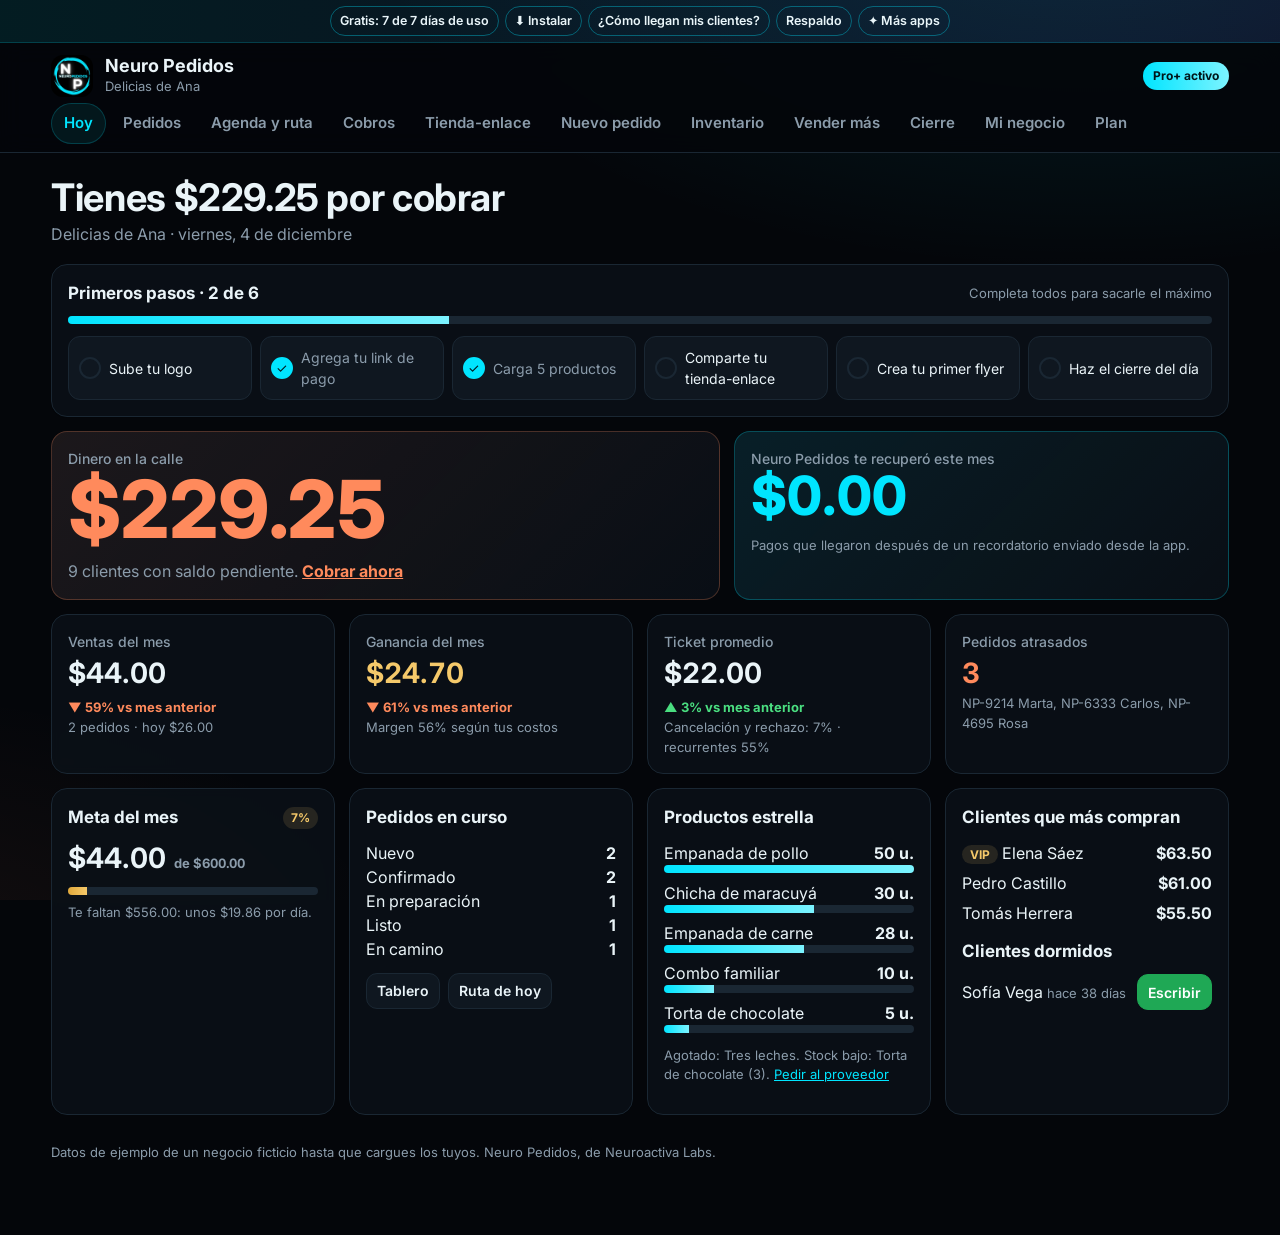
<file: neuropedidos/index.html>
<!DOCTYPE html>
<html lang="es">
<head>
<meta charset="utf-8">
<meta name="viewport" content="width=device-width, initial-scale=1">
<title>Neuro Pedidos</title>
<meta name="description" content="Pedidos por WhatsApp ordenados: tienda-enlace, cobros, abonos y entregas.">
<meta property="og:title" content="Neuro Pedidos">
<meta property="og:description" content="Pedidos por WhatsApp ordenados: tienda-enlace, cobros, abonos y entregas.">
<meta property="og:url" content="https://neuropedidos.pages.dev/">
<meta property="og:type" content="website">
<link rel="canonical" href="https://neuropedidos.pages.dev/">
<script>document.documentElement.classList.add('js')</script>
<style>.js #resumen-app{display:none!important}</style>
<link rel="preconnect" href="https://fonts.googleapis.com">
<link href="https://fonts.googleapis.com/css2?family=Inter:wght@400;500;600;700;800&display=swap" rel="stylesheet">
<style>
/* VOICE: herramienta diaria de un negocio que vende por WhatsApp; directa y segura.
   IDEA: la caja registradora premium del negocio, con su propia marca al frente.
   PICTURE: panel de Hoy con "Dinero en la calle" enorme sobre fondo negro con brillo cian del logo.
   COLOUR and TYPE: negro profundo #04060a con halo cian #00e5ff (logo), coral para deudas, oro suave para metas; Inter.
   LAYOUT: barra con logo del negocio y pestañas, una columna en móvil, rejillas en escritorio. */
:root{color-scheme:dark;
--bg:light-dark(#eef3f6,#04060a);--panel:light-dark(#ffffffee,#0b1118d9);--panel2:light-dark(#f6f9fb,#0f1720);--line:light-dark(#d5dee5,#1a2733);
--ink:light-dark(#0a1117,#eaf4f8);--mute:light-dark(#53636f,#8b9cab);
--cy:light-dark(#00808f,#00e5ff);--cyb:light-dark(#dff6f9,#00e5ff14);--cyink:light-dark(#fff,#00161a);
--debt:light-dark(#c2410c,#ff8a5c);--debtb:light-dark(#fff0e8,#ff8a5c14);
--gold:light-dark(#9a6b00,#f5c96a);--ok:light-dark(#15803d,#4ade80);
--glow:light-dark(none,0 0 0 1px #00e5ff22,0 10px 40px -12px #00e5ff40)}
:root[data-theme=light]{color-scheme:light}:root[data-theme=dark]{color-scheme:dark}
*{box-sizing:border-box;min-width:0}
[hidden]{display:none!important}
html{scroll-padding-top:120px}
body{margin:0;color:var(--ink);font:16px/1.5 Inter,system-ui,sans-serif;overflow-x:clip;min-height:100vh;
background:radial-gradient(1200px 600px at 85% -10%,light-dark(#c9f3f8,#00e5ff1f),transparent 60%),radial-gradient(900px 500px at -10% 110%,light-dark(#ffe3d6,#ff8a5c12),transparent 60%),var(--bg);background-attachment:fixed}
header{position:sticky;top:0;z-index:5;background:light-dark(#eef3f6e6,#04060ae6);backdrop-filter:blur(12px);border-bottom:1px solid var(--line)}
.top{display:flex;align-items:center;gap:12px;padding:12px max(4vw,14px) 6px;max-width:1300px;margin:0 auto}
.hlogo{width:42px;height:42px;border-radius:12px;object-fit:cover;background:#000;box-shadow:var(--glow)}
.top h1{font-size:18px;margin:0;font-weight:700;line-height:1.2}.top small{color:var(--mute);display:block;font-size:13px}
.plan{margin-left:auto;font-size:12px;font-weight:700;padding:5px 10px;border-radius:99px;background:linear-gradient(90deg,#00e5ff,#7cf3ff);color:#00161a;white-space:nowrap;text-decoration:none}
nav{display:flex;gap:4px;overflow-x:auto;padding:0 max(4vw,14px) 8px;max-width:1300px;margin:0 auto;scrollbar-width:none}
nav a{flex:none;padding:9px 13px;border-radius:999px;color:var(--mute);text-decoration:none;font-weight:600;font-size:15px}
nav a.on{background:var(--cyb);color:var(--cy);box-shadow:inset 0 0 0 1px light-dark(transparent,#00e5ff33)}
main{max-width:1300px;margin:0 auto;padding:18px max(4vw,14px) 60px}
h2{font-size:clamp(26px,4vw,38px);line-height:1.08;margin:6px 0 4px;text-wrap:balance;letter-spacing:-.01em}
h3{font-size:17px;margin:0 0 10px}
.lead{color:var(--mute);margin:0 0 18px;max-width:72ch}
.card{background:var(--panel);border:1px solid var(--line);border-radius:16px;padding:16px;backdrop-filter:blur(6px)}
.grid{display:grid;gap:14px;grid-template-columns:repeat(auto-fit,minmax(min(100%,250px),1fr))}
.hero{display:grid;gap:14px;grid-template-columns:minmax(0,1.35fr) minmax(0,1fr);margin-bottom:14px}
@media(max-width:760px){.hero{grid-template-columns:minmax(0,1fr)}}
.big{background:linear-gradient(135deg,var(--debtb),transparent),var(--panel);border-color:light-dark(#ffd2bd,#ff8a5c40)}
.big .n{font-size:clamp(46px,9vw,80px);font-weight:800;line-height:1;color:var(--debt);letter-spacing:-.03em;font-variant-numeric:tabular-nums}
.big p{margin:10px 0 0;color:var(--mute)}
.win{background:linear-gradient(135deg,var(--cyb),transparent),var(--panel);border-color:light-dark(#b5e9ef,#00e5ff40);box-shadow:var(--glow)}
.win .n{font-size:clamp(36px,6vw,54px);font-weight:800;color:var(--cy);line-height:1;font-variant-numeric:tabular-nums}
.k{color:var(--mute);font-size:14px;font-weight:500}.v{font-size:28px;font-weight:700;font-variant-numeric:tabular-nums;white-space:nowrap}
.delta{font-size:13px;font-weight:700}.up{color:var(--ok)}.dn{color:var(--debt)}
.row{display:flex;gap:8px;align-items:center;flex-wrap:wrap}.sp{justify-content:space-between}
.bar{height:8px;background:var(--line);border-radius:9px;overflow:hidden}.bar i{display:block;height:100%;background:linear-gradient(90deg,var(--cy),light-dark(#38bdf8,#7cf3ff))}
.bar.gold i{background:linear-gradient(90deg,#e0a83a,var(--gold))}
button,.btn{font:inherit;font-size:15px;font-weight:600;min-height:44px;padding:8px 14px;border-radius:11px;border:1px solid var(--line);background:var(--panel2);color:var(--ink);cursor:pointer;text-decoration:none;display:inline-flex;align-items:center;justify-content:center;gap:6px}
button:disabled{opacity:.45;cursor:not-allowed}
.pri{background:var(--cy)!important;border-color:var(--cy)!important;color:var(--cyink)!important}
.wa{background:#1fa855!important;border-color:#1fa855!important;color:#fff!important}
button.sm,.btn.sm{min-height:36px;padding:4px 10px;font-size:14px}
:focus-visible{outline:3px solid var(--cy);outline-offset:2px}
input,select,textarea{font:inherit;font-size:16px;padding:9px 11px;border-radius:10px;border:1px solid var(--line);background:var(--panel2);color:var(--ink);width:100%;min-height:44px}
textarea{min-height:150px;font-family:ui-monospace,Menlo,monospace;font-size:14px}
label{font-size:14px;color:var(--mute);display:block;margin:10px 0 4px}
.chk{display:flex;gap:8px;align-items:flex-start;color:var(--ink);font-size:15px}.chk input{width:auto;min-height:0;margin-top:4px}
.board{display:grid;gap:12px;grid-template-columns:repeat(6,minmax(232px,1fr));overflow-x:auto;padding-bottom:8px;scroll-snap-type:x proximity}
.col{background:var(--panel);border:1px solid var(--line);border-radius:16px;padding:10px;min-height:120px;scroll-snap-align:start}
.col h3{font-size:15px;display:flex;justify-content:space-between}
.ord{border:1px solid var(--line);border-radius:12px;padding:10px;margin-top:8px;background:var(--panel2)}
.ord b{font-variant-numeric:tabular-nums}.meta{font-size:13px;color:var(--mute)}
.tag{font-size:12px;font-weight:700;padding:2px 8px;border-radius:99px;background:var(--line);color:var(--ink);white-space:nowrap}
.tag.debt{background:var(--debtb);color:var(--debt)}.tag.ok{background:var(--cyb);color:var(--cy)}.tag.gold{background:light-dark(#fff4d6,#f5c96a1f);color:var(--gold)}
table{width:100%;border-collapse:collapse;font-size:15px}td,th{padding:9px 6px;border-bottom:1px solid var(--line);text-align:left;vertical-align:middle}
th{font-size:13px;color:var(--mute);font-weight:600}.num{text-align:right;font-variant-numeric:tabular-nums;white-space:nowrap}
.two{display:grid;gap:14px;grid-template-columns:minmax(0,1fr) minmax(0,1fr)}@media(max-width:820px){.two{grid-template-columns:minmax(0,1fr)}}
.phone{max-width:390px;margin:0 auto;border:8px solid light-dark(#0a1117,#1a2733);border-radius:32px;padding:14px;background:var(--panel2);box-shadow:var(--glow)}
.shop-h{display:flex;gap:10px;align-items:center;margin-bottom:6px}.shop-h img{width:46px;height:46px;border-radius:12px;object-fit:cover;background:#000}
.prod{display:grid;grid-template-columns:44px minmax(0,1fr) auto;gap:10px;align-items:center;padding:8px 0;border-bottom:1px solid var(--line)}
.ph{width:44px;height:44px;border-radius:10px;display:grid;place-items:center;font-weight:800;color:#05070a}
.qty{display:flex;align-items:center;gap:4px}.qty button{min-height:36px;width:36px;padding:0}
.tot{font-size:24px;font-weight:800;font-variant-numeric:tabular-nums}
.toast{position:fixed;left:50%;bottom:20px;transform:translateX(-50%);background:var(--ink);color:var(--bg);padding:10px 12px 10px 18px;border-radius:12px;font-weight:600;opacity:0;transition:opacity .2s;pointer-events:none;z-index:9;max-width:92vw;display:flex;gap:12px;align-items:center}
.toast.on{opacity:1;pointer-events:auto}.toast button{min-height:34px;background:transparent;color:var(--bg);border-color:currentColor}
.dlg{position:fixed;inset:0;background:#000a;display:none;place-items:center;z-index:8;padding:16px}.dlg.on{display:grid}
.dlg .card{width:min(580px,100%);max-height:92vh;overflow:auto;background:var(--panel2)}
.note{font-size:13px;color:var(--mute)}.empty{color:var(--mute);font-size:14px;padding:10px 0}
.scroll{overflow-x:auto}
.steps{display:grid;gap:8px;grid-template-columns:repeat(auto-fit,minmax(min(100%,180px),1fr))}
.step{display:flex;gap:8px;align-items:center;padding:10px;border-radius:12px;border:1px solid var(--line);color:var(--ink);text-decoration:none;font-size:14px;background:var(--panel2)}
.step i{width:22px;height:22px;border-radius:50%;flex:none;display:grid;place-items:center;font-style:normal;font-size:13px;border:2px solid var(--line)}
.step.done i{background:var(--cy);border-color:var(--cy);color:var(--cyink)}.step.done{color:var(--mute)}
.days{display:grid;grid-template-columns:repeat(7,minmax(0,1fr));gap:6px}
.day{border:1px solid var(--line);border-radius:12px;padding:8px 4px;text-align:center;background:var(--panel2);cursor:pointer;font:inherit;color:inherit;min-height:0;display:block}
.day.on{border-color:var(--cy);box-shadow:inset 0 0 0 1px var(--cy)}.day b{display:block;font-size:20px}.day.full b{color:var(--debt)}
.rcpt{background:#fff;color:#0a1117;border-radius:14px;padding:18px;font-size:14px;max-width:360px;margin:0 auto}
.rcpt .hd{display:flex;gap:10px;align-items:center;border-bottom:1px dashed #b8c2ca;padding-bottom:10px;margin-bottom:8px}
.rcpt img{width:48px;height:48px;border-radius:10px;object-fit:cover;background:#000}
.rcpt td{border:0;padding:3px 0}.rcpt .t td{border-top:1px dashed #b8c2ca;font-weight:800;padding-top:8px}
.flyer{width:100%;max-width:420px;border-radius:14px;display:block;margin:0 auto;box-shadow:var(--glow)}
.lock{font-size:12px;color:var(--gold);font-weight:700}
.logo-edit{display:flex;gap:12px;align-items:center}.logo-edit img{width:72px;height:72px;border-radius:16px;object-fit:cover;background:#000;box-shadow:var(--glow)}
.filebtn{position:relative;overflow:hidden}.filebtn input{position:absolute;inset:0;opacity:0;cursor:pointer}
@media(prefers-reduced-motion:reduce){.toast{transition:none}}
@media(max-width:600px){table{font-size:13px}.stack thead{display:none}.stack tr{display:grid;padding-block:10px;border-bottom:1px solid var(--line)}.stack td{display:flow-root;border:0;padding:3px 0;padding-inline-start:8em;text-align:start}.stack td::before{content:attr(data-l);float:inline-start;width:7.5em;margin-inline-start:-8em;white-space:normal;color:var(--mute)}.stack td:empty{display:none}.plan{display:none}}
</style>
<script>new MutationObserver(()=>{for(const c of document.querySelectorAll('.stack td:not([data-l])')){let i=0,p=c;while(p=p.previousElementSibling)i+=p.colSpan;c.dataset.l=c.closest('table').rows[0].cells[i]?.textContent||''}}).observe(document,{childList:true,subtree:true})</script>
<script>/* Enlaces de descarga de la versión gratis de cada app. Proyectos de Cloudflare Pages de Neuroactiva Labs. */window.NX_DESCARGA={"resenas": "https://neuroresenas.pages.dev/", "pedidos": "https://neuropedidos.pages.dev/", "cotizaciones": "https://neurocotizaciones.pages.dev/", "citador": "https://neurocitador.pages.dev/", "recompras": "https://neurorecompras.pages.dev/", "crm": "https://neurocrm.pages.dev/", "sixsaas": "https://sixsaas-neuroactiva.pages.dev/"};</script><link rel="manifest" href="manifest.webmanifest"><link rel="icon" href="img/logo.webp"><link rel="apple-touch-icon" href="icons/icon-192.png"><meta name="theme-color" content="#05070a"></head>
<body>
<!-- resumen-app: contenido visible sin JavaScript (revisores, buscadores, vistas previas). La app lo oculta al cargar. -->
<section id="resumen-app" aria-label="Qué hace Neuro Pedidos" style="max-width:760px;margin:0 auto;padding:24px 18px;font:16px/1.55 system-ui,-apple-system,Segoe UI,Roboto,sans-serif"><h1>Neuro Pedidos</h1><p>Pedidos por WhatsApp ordenados: tienda-enlace, cobros, abonos y entregas.</p><h2>Qué puedes hacer</h2><ul><li><b>Hoy</b>: dinero por cobrar, ventas, ganancia y margen del mes, ticket promedio, pedidos atrasados, meta del mes, productos estrella, stock bajo y clientes dormidos.</li><li><b>Pedidos</b>: tablero por estado: nuevo, confirmado, en preparación, listo, en camino.</li><li><b>Agenda y ruta</b>: entregas del día ordenadas.</li><li><b>Cobros</b>: saldos pendientes y abonos, con recordatorio por WhatsApp y cobro con Yappy o tu link de pago.</li><li><b>Tienda-enlace</b>: catálogo con QR para que el cliente arme su pedido y lo envíe por WhatsApp.</li><li><b>Nuevo pedido</b>: pegas el mensaje del cliente y la app crea el pedido con cliente, saldo y entrega; o lo llenas a mano.</li><li><b>Inventario, Vender más y Cierre</b>: stock, ideas y flyers para vender, y cierre del día.</li><li><b>Mi negocio y Plan</b>: logo, link de pago y licencia.</li></ul><h2>Cómo funciona</h2><ol><li>Compartes tu <b>tienda-enlace</b> o su QR en tu WhatsApp, estados e Instagram.</li><li>Tu cliente (por ejemplo, alguien que le compra a Panadería Aurora) elige productos y toca <b>Enviar por WhatsApp</b>. Te llega un mensaje ordenado: productos, total, entrega, nombre y teléfono.</li><li>En tu WhatsApp mantienes presionado ese mensaje, tocas <b>Copiar</b> y lo pegas en <b>Nuevo pedido</b>. La app lo lee y crea el pedido con el cliente, el saldo y la entrega.</li><li>Si el cliente te escribe a su manera ("me guardas 2 panes de queso"), creas el pedido en el formulario en segundos.</li><li>Desde el tablero le avisas cada paso (recibido, listo, en camino) y cobras con tu Yappy o tu link de pago, con un toque.</li></ol><h2>Planes</h2><ul><li>Versión gratis: todas las funciones por 7 días de uso, sin tarjeta.</li><li>Pro: $9.99 (pago único)</li><li>Pro+: $19.99 (pago único)</li></ul><h2>Privacidad</h2><p>Tus datos se guardan solo en este dispositivo (no hay cuenta ni servidor). Puedes hacer respaldo en archivo.</p><p>App web instalable (PWA) de Neuroactiva Labs. Para usarla, ábrela en un navegador con JavaScript activado: <a href="https://neuropedidos.pages.dev/">https://neuropedidos.pages.dev/</a></p><p>Ayuda y compras: <a href="https://wa.me/50764387978">WhatsApp Business +507 6438-7978</a></p></section>

<header>
  <div class="top"><img class="hlogo" id="hlogo" alt=""><div><h1 id="hname">Neuro Pedidos</h1><small id="hsub">Delicias de Ana</small></div><a class="plan" href="#plan">Pro+ activo</a></div>
  <nav id="nav">
    <a href="#hoy">Hoy</a><a href="#pedidos">Pedidos</a><a href="#agenda">Agenda y ruta</a><a href="#cobros">Cobros</a><a href="#tienda">Tienda-enlace</a><a href="#nuevo">Nuevo pedido</a><a href="#inventario">Inventario</a><a href="#vender">Vender más</a><a href="#cierre">Cierre</a><a href="#negocio">Mi negocio</a><a href="#plan">Plan</a>
  </nav>
</header>
<main id="app"></main>
<div class="dlg" id="dlg"><div class="card" id="dlgc"></div></div>
<div class="toast" id="toast"><span id="toastt"></span><button id="undo" class="sm" hidden>Deshacer</button></div>
<script>
{
const APPLOGO='[data-uri]';
const ESTADOS=['Nuevo','Confirmado','En preparación','Listo','En camino','Entregado'];
const PAGOS={antes:'Paga antes',contra:'Contra entrega',credito:'A crédito'};
const DAY=864e5,KEY='np-proto-v2';
const $=s=>document.querySelector(s);
const esc=v=>String(v??'').replace(/[&<>"']/g,c=>({'&':'&amp;','<':'&lt;','>':'&gt;','"':'&quot;',"'":'&#39;'}[c]));
const uid=()=>Math.random().toString(36).slice(2,9);
const code=()=>'NP-'+String(Math.floor(1000+Math.random()*9000));
const COLORS=['#00e5ff','#ff8a5c','#a3e635','#f5c96a','#f472b6','#60a5fa','#c084fc'];
const ymd=t=>{const d=new Date(t);return d.getFullYear()+'-'+String(d.getMonth()+1).padStart(2,'0')+'-'+String(d.getDate()).padStart(2,'0')};
const fromYmd=s=>{const [y,mo,d]=s.split('-').map(Number);return new Date(y,mo-1,d,12).getTime()};

function sample(){
  const now=Date.now();
  const P=[['Empanada de pollo',1.5,.55,40,'Salados'],['Empanada de carne',1.5,.6,35,'Salados'],['Torta de chocolate',18,7,3,'Dulces'],['Chicha de maracuyá',1.75,.4,24,'Bebidas'],['Combo familiar',12,4.8,8,'Combos'],['Tres leches',3.5,1.2,0,'Dulces']].map(([nombre,precio,costo,stock,cat],i)=>({id:'p'+i,nombre,precio,costo,stock,min:5,cat}));
  const mk=(cli,tel,its,estado,daysAgo,pago,abonos=[],x={})=>{const items=its.map(([i,c])=>({pid:P[i].id,nombre:P[i].nombre,precio:P[i].precio,costo:P[i].costo,cant:c}));const envio=x.envio??2;const total=items.reduce((a,b)=>a+b.precio*b.cant,0)+envio;const t=now-daysAgo*DAY;
    return {id:uid(),code:code(),cliente:cli,tel,dir:x.dir||'',items,envio,zona:x.zona||'Centro',total,estado,pago,creado:t,promesa:t+(x.prom??3)*36e5,entrega:x.entrega?ymd(now+x.entrega*DAY):null,notas:x.notas||'',abonos:abonos.map(([monto,d,rec])=>({monto,fecha:now-d*DAY,rec:!!rec})),recs:x.recs||[],stockOk:estado!=='Nuevo',entregado:estado==='Entregado'?t+2*36e5:null,motivo:x.motivo||null,consent:true}};
  const O=[
    mk('Ana Pérez','62345678',[[0,6],[3,2]],'Nuevo',0.02,'antes',[],{prom:2,dir:'Calle 50, edificio Sol, apto 4B'}),
    mk('Luis Gómez','61112233',[[4,1],[3,4]],'Confirmado',0.1,'contra',[],{dir:'Vía España, local 12'}),
    mk('Marta Ríos','67778899',[[2,1]],'En preparación',0.3,'antes',[[9,0.3]],{prom:-0.5,zona:'Retiro en local',envio:0,notas:'Escribir "Feliz cumple Sofi"'}),
    mk('Carlos Díaz','65554433',[[1,10]],'Listo',0.2,'credito',[],{dir:'El Cangrejo, calle Eusebio A. Morales'}),
    mk('Rosa Batista','69990011',[[0,12],[1,12]],'En camino',0.15,'contra',[],{zona:'Este',envio:3.5,dir:'Costa del Este, PH Aqua, torre 2'}),
    mk('Pedro Castillo','63332211',[[4,2]],'Entregado',0.4,'antes',[[26,0.4]]),
    mk('Gabriela Ruiz','66001122',[[2,2]],'Confirmado',0.5,'antes',[[18,0.5]],{entrega:2,zona:'Retiro en local',envio:0,notas:'Preventa: torta para bautizo'}),
    mk('Tomás Herrera','62223344',[[4,3],[3,10]],'Nuevo',0.05,'antes',[],{entrega:1,dir:'San Francisco, calle 72'}),
    mk('Carlos Díaz','65554433',[[4,1],[0,4]],'Entregado',9,'credito',[[5,4,true]],{recs:[{t:now-5*DAY,tono:'amable'}]}),
    mk('Elena Sáez','64445566',[[2,1],[3,6]],'Entregado',16,'credito',[],{recs:[{t:now-6*DAY,tono:'amable'}]}),
    mk('Jorge Luna','68887766',[[0,8]],'Entregado',23,'antes',[[14,23]]),
    mk('Jorge Luna','68887766',[[4,1]],'Entregado',45,'antes',[[14,45]]),
    mk('Sofía Vega','61239876',[[1,6],[3,3]],'Entregado',38,'credito',[[7,30]]),
    mk('Iván Mora','69871234',[[0,5]],'Cancelado',12,'contra',[],{motivo:'rechazo'}),
    mk('Ana Pérez','62345678',[[0,4],[3,1]],'Entregado',7,'antes',[[9.75,7]]),
    mk('Luis Gómez','61112233',[[5,2],[0,6]],'Entregado',3,'contra',[[18,3]]),
    mk('Elena Sáez','64445566',[[4,2],[3,4]],'Entregado',33,'antes',[[33,33]]),
    mk('Pedro Castillo','63332211',[[2,1],[0,10]],'Entregado',35,'antes',[[35,35]])
  ];
  return {cfg:{negocio:'Delicias de Ana',slogan:'Empanadas y dulces hechos en casa',logo:null,soloMarca:false,sim:'$',pais:'507',wa:'60001234',yappy:'@deliciasdeana',paypal:'https://ejemplo-de-link-de-pago.com/delicias',banco:'Banco Ejemplo · Ahorros 04-00-00-000000',zonas:[{n:'Centro',c:2},{n:'Este',c:3.5},{n:'Retiro en local',c:0}],cupo:4,meta:600,provWa:'69995555',provNombre:'Distribuidora El Trigo'},
    prods:P,orders:O,cart:{},flags:{}};
}
let S;
try{S=JSON.parse(localStorage.getItem(KEY))}catch(e){}
if(!S||!S.orders)S=sample();
const save=()=>{try{localStorage.setItem(KEY,JSON.stringify(S))}catch(e){toast('No se pudo guardar en este navegador')}};
const m=n=>S.cfg.sim+(Math.round(n*100)/100).toFixed(2);
const logo=()=>S.cfg.logo||APPLOGO;
const paid=o=>o.abonos.reduce((a,b)=>a+b.monto,0);
const saldo=o=>o.estado==='Cancelado'?0:Math.max(0,Math.round((o.total-paid(o))*100)/100);
const sameDay=(a,b)=>new Date(a).toDateString()===new Date(b).toDateString();
const inMonth=(t,off=0)=>{const d=new Date(t),n=new Date();n.setDate(1);n.setMonth(n.getMonth()-off);return d.getMonth()===n.getMonth()&&d.getFullYear()===n.getFullYear()};
const late=o=>!['Entregado','Cancelado'].includes(o.estado)&&!o.entrega&&o.promesa<Date.now();
const phone=t=>{let d=String(t).replace(/\D/g,'');if(d.length<=8)d=S.cfg.pais+d;return d};
const wa=(tel,txt)=>'https://wa.me/'+(tel?phone(tel):'')+'?text='+encodeURIComponent(txt);
const first=n=>String(n).split(' ')[0];
const ago=t=>{const d=Math.floor((Date.now()-t)/DAY);return d<1?'hoy':d===1?'hace 1 día':'hace '+d+' días'};
const hora=t=>new Date(t).toLocaleTimeString('es',{hour:'2-digit',minute:'2-digit'});
const fday=s=>new Date(fromYmd(s)).toLocaleDateString('es',{weekday:'short',day:'numeric',month:'short'});
const payText=()=>[S.cfg.yappy&&'Yappy: '+S.cfg.yappy,S.cfg.paypal&&'Link de pago: '+S.cfg.paypal,S.cfg.banco&&'Transferencia: '+S.cfg.banco].filter(Boolean).join('\n');
const firma=()=>S.cfg.soloMarca?'':'\n\nPedido gestionado con Neuro Pedidos';

function clients(){
  const C={};
  for(const o of S.orders){const k=phone(o.tel);const c=C[k]||(C[k]={nombre:o.cliente,tel:o.tel,orders:[],saldo:0,rechazos:0,ultimo:0,gasto:0});
    c.orders.push(o);c.saldo+=saldo(o);if(o.motivo==='rechazo')c.rechazos++;if(o.estado!=='Cancelado'){c.ultimo=Math.max(c.ultimo,o.creado);c.gasto+=o.total}}
  return Object.values(C);
}
const ganancia=o=>o.items.reduce((a,i)=>a+(i.precio-(i.costo??0))*i.cant,0);
function stats(){
  const now=Date.now(),ent=S.orders.filter(o=>o.estado==='Entregado');
  const hoy=ent.filter(o=>sameDay(o.entregado,now)),mes=ent.filter(o=>inMonth(o.entregado)),prev=ent.filter(o=>inMonth(o.entregado,1));
  const sum=(L,f=o=>o.total)=>L.reduce((a,o)=>a+f(o),0);
  let recup=0;for(const o of S.orders)for(const a of o.abonos)if(a.rec&&inMonth(a.fecha))recup+=a.monto;
  const cl=clients(),act=cl.filter(c=>c.ultimo>now-60*DAY);
  const units={};for(const o of S.orders)if(o.estado!=='Cancelado')for(const i of o.items)units[i.nombre]=(units[i.nombre]||0)+i.cant;
  const tot=S.orders.filter(o=>now-o.creado<30*DAY);
  return {calle:S.orders.reduce((a,o)=>a+saldo(o),0),recup,ventasHoy:sum(hoy),nHoy:hoy.length,ventasMes:sum(mes),nMes:mes.length,ventasPrev:sum(prev),gananciaMes:sum(mes,ganancia),gananciaPrev:sum(prev,ganancia),
    ticket:mes.length?sum(mes)/mes.length:0,ticketPrev:prev.length?sum(prev)/prev.length:0,
    porEstado:ESTADOS.slice(0,5).map(e=>[e,S.orders.filter(o=>o.estado===e).length]),atrasados:S.orders.filter(late),
    cancel:tot.length?tot.filter(o=>o.estado==='Cancelado').length/tot.length:0,
    top:Object.entries(units).sort((a,b)=>b[1]-a[1]).slice(0,5),agotados:S.prods.filter(p=>p.stock<=0),bajos:S.prods.filter(p=>p.stock>0&&p.stock<=p.min),
    recurrentes:act.length?act.filter(c=>c.orders.filter(o=>o.creado>now-60*DAY&&o.estado!=='Cancelado').length>=2).length/act.length:0,
    dormidos:cl.filter(c=>c.ultimo&&c.ultimo<now-30*DAY),deudores:cl.filter(c=>c.saldo>0).length,vip:cl.sort((a,b)=>b.gasto-a.gasto).slice(0,3)};
}
const delta=(a,b)=>{if(!b)return '';const p=Math.round((a-b)/b*100);return `<span class="delta ${p>=0?'up':'dn'}">${p>=0?'▲':'▼'} ${Math.abs(p)}% vs mes anterior</span>`};

function steps(){
  const c=S.cfg,f=S.flags;
  return [['Sube tu logo','#negocio',!!c.logo],['Agrega tu link de pago','#negocio',!!(c.yappy||c.paypal)],['Carga 5 productos','#inventario',S.prods.length>=5],['Comparte tu tienda-enlace','#tienda',!!f.shared],['Crea tu primer flyer','#vender',!!f.flyer],['Haz el cierre del día','#cierre',!!f.cierre]];
}
function vHoy(){
  const s=stats(),max=Math.max(1,...s.top.map(t=>t[1])),st=steps(),done=st.filter(x=>x[2]).length,meta=S.cfg.meta||0,pm=meta?Math.min(100,s.ventasMes/meta*100):0;
  const dIn=new Date();const dim=new Date(dIn.getFullYear(),dIn.getMonth()+1,0).getDate();const falta=Math.max(0,meta-s.ventasMes);const porDia=falta/Math.max(1,dim-dIn.getDate()+1);
  return `<h2>${s.calle>0?'Tienes '+m(s.calle)+' por cobrar':'Todo cobrado'}</h2>
  <p class="lead">${esc(S.cfg.negocio)} · ${new Date().toLocaleDateString('es',{weekday:'long',day:'numeric',month:'long'})}</p>
  ${done<st.length?`<div class="card" style="margin-bottom:14px"><div class="row sp"><h3 style="margin:0">Primeros pasos · ${done} de ${st.length}</h3><span class="note">Completa todos para sacarle el máximo</span></div><div class="bar" style="margin:10px 0 12px"><i style="width:${done/st.length*100}%"></i></div><div class="steps">${st.map(([t,h,d])=>`<a class="step ${d?'done':''}" href="${h}"><i>${d?'✓':''}</i>${t}</a>`).join('')}</div></div>`:''}
  <div class="hero">
    <div class="card big"><div class="k">Dinero en la calle</div><div class="n">${m(s.calle)}</div><p>${s.deudores} clientes con saldo pendiente. <a href="#cobros" style="color:var(--debt);font-weight:700">Cobrar ahora</a></p></div>
    <div class="card win"><div class="k">Neuro Pedidos te recuperó este mes</div><div class="n">${m(s.recup)}</div><p class="note">Pagos que llegaron después de un recordatorio enviado desde la app.</p></div>
  </div>
  <div class="grid">
    <div class="card"><div class="k">Ventas del mes</div><div class="v">${m(s.ventasMes)}</div>${delta(s.ventasMes,s.ventasPrev)}<div class="note">${s.nMes} pedidos · hoy ${m(s.ventasHoy)}</div></div>
    <div class="card"><div class="k">Ganancia del mes</div><div class="v" style="color:var(--gold)">${m(s.gananciaMes)}</div>${delta(s.gananciaMes,s.gananciaPrev)}<div class="note">Margen ${s.ventasMes?Math.round(s.gananciaMes/s.ventasMes*100):0}% según tus costos</div></div>
    <div class="card"><div class="k">Ticket promedio</div><div class="v">${m(s.ticket)}</div>${delta(s.ticket,s.ticketPrev)}<div class="note">Cancelación y rechazo: ${Math.round(s.cancel*100)}% · recurrentes ${Math.round(s.recurrentes*100)}%</div></div>
    <div class="card"><div class="k">Pedidos atrasados</div><div class="v" style="color:${s.atrasados.length?'var(--debt)':'inherit'}">${s.atrasados.length}</div><div class="note">${s.atrasados.map(o=>esc(o.code+' '+first(o.cliente))).join(', ')||'Ninguno pasado de la hora prometida'}</div></div>
  </div>
  <div class="grid" style="margin-top:14px">
    <div class="card"><div class="row sp"><h3 style="margin:0">Meta del mes</h3><span class="tag gold">${Math.round(pm)}%</span></div><div class="v" style="margin-top:6px">${m(s.ventasMes)} <span class="note">de ${m(meta)}</span></div><div class="bar gold" style="margin:8px 0"><i style="width:${pm}%"></i></div><div class="note">${falta>0?'Te faltan '+m(falta)+': unos '+m(porDia)+' por día.':'¡Meta cumplida! Sube la meta en Mi negocio.'}</div></div>
    <div class="card"><h3>Pedidos en curso</h3>${s.porEstado.map(([e,n])=>`<div class="row sp"><span>${e}</span><b>${n}</b></div>`).join('')}<p style="margin:12px 0 0" class="row"><a class="btn sm" href="#pedidos">Tablero</a><a class="btn sm" href="#agenda">Ruta de hoy</a></p></div>
    <div class="card"><h3>Productos estrella</h3>${s.top.map(([n,u])=>`<div style="margin-bottom:8px"><div class="row sp"><span>${esc(n)}</span><b>${u} u.</b></div><div class="bar"><i style="width:${u/max*100}%"></i></div></div>`).join('')}
      <p class="note">${s.agotados.length?'Agotado: '+s.agotados.map(p=>esc(p.nombre)).join(', ')+'. ':''}${s.bajos.length?'Stock bajo: '+s.bajos.map(p=>esc(p.nombre)+' ('+p.stock+')').join(', ')+'. <a href="#inventario" style="color:var(--cy)">Pedir al proveedor</a>':''}</p></div>
    <div class="card"><h3>Clientes que más compran</h3>${s.vip.map((c,i)=>`<div class="row sp" style="margin-bottom:6px"><span>${i===0?'<span class="tag gold">VIP</span> ':''}${esc(c.nombre)}</span><b>${m(c.gasto)}</b></div>`).join('')}
      <h3 style="margin-top:14px">Clientes dormidos</h3>${s.dormidos.length?s.dormidos.map(c=>`<div class="row sp" style="margin-bottom:6px"><span>${esc(c.nombre)} <span class="note">${ago(c.ultimo)}</span></span><a class="btn sm wa" target="_blank" rel="noopener" href="${esc(wa(c.tel,'Hola '+first(c.nombre)+', te extrañamos en '+S.cfg.negocio+'. Esta semana tenemos novedades, ¿te paso el menú?'))}">Escribir</a></div>`).join(''):'<div class="empty">Ningún cliente lleva más de 30 días sin pedir.</div>'}</div>
  </div>`;
}

function msgEstado(o){
  const n=first(o.cliente),s=saldo(o),pt=payText();
  const pay=s>0&&pt?`\n\nPara pagar ${m(s)}:\n${pt}`:'';
  return ({Nuevo:`Hola ${n}, recibimos tu pedido ${o.code} en ${S.cfg.negocio}. En un momento te lo confirmamos.`,
    Confirmado:`Hola ${n}, confirmamos tu pedido ${o.code} por ${m(o.total)}.${o.entrega?' Entrega: '+fday(o.entrega)+'.':''} Te avisamos cuando esté listo.${pay}`,
    'En preparación':`Hola ${n}, ya estamos preparando tu pedido ${o.code}.`,
    Listo:`Hola ${n}, tu pedido ${o.code} está listo.${o.zona==='Retiro en local'?' Ya puedes pasar a retirarlo.':' Sale en breve.'}`,
    'En camino':`Hola ${n}, tu pedido ${o.code} va en camino.${s>0?' Saldo a pagar al recibir: '+m(s)+'.':''}`,
    Entregado:`Gracias por tu compra, ${n}. ¿Todo llegó bien? Tu opinión nos ayuda mucho.`}[o.estado]||'')+firma();
}
function vPedidos(){
  const cl=clients(),q=(S.q||'').toLowerCase();
  const risk=o=>{const c=cl.find(c=>phone(c.tel)===phone(o.tel));return c&&c.rechazos>0};
  const card=o=>{const s=saldo(o),i=ESTADOS.indexOf(o.estado);
    return `<div class="ord"><div class="row sp"><b>${esc(o.code)}</b><span class="meta">${o.entrega?'<span class="tag gold">'+fday(o.entrega)+'</span>':hora(o.creado)}</span></div>
    <div>${esc(o.cliente)}</div>
    <div class="meta">${o.items.map(x=>esc(x.cant+' × '+x.nombre)).join(', ')}</div>
    ${o.notas?`<div class="meta" style="color:var(--gold)">${esc(o.notas)}</div>`:''}
    <div class="meta">${esc(o.zona)} · ${PAGOS[o.pago]}</div>
    <div class="row" style="margin:6px 0"><b>${m(o.total)}</b>${s>0?`<span class="tag debt">Debe ${m(s)}</span>`:'<span class="tag ok">Pagado</span>'}${late(o)?'<span class="tag debt">Atrasado</span>':''}${risk(o)&&o.pago==='contra'?'<span class="tag debt">Pedir abono</span>':''}</div>
    <div class="row">${i>0&&i<5?`<button class="sm" data-act="back" data-id="${o.id}" aria-label="Volver de estado">←</button>`:''}${i<5?`<button class="sm pri" data-act="next" data-id="${o.id}">${ESTADOS[i+1]} →</button>`:''}
    <a class="btn sm wa" target="_blank" rel="noopener" href="${esc(wa(o.tel,msgEstado(o)))}">Avisar</a>
    <button class="sm" data-act="rcpt" data-id="${o.id}">Recibo</button>
    ${s>0?`<button class="sm" data-act="abono" data-id="${o.id}">Abono</button>`:''}
    ${i<5?`<button class="sm" data-act="cancel" data-id="${o.id}">Cancelar</button>`:''}</div></div>`};
  const match=o=>!q||(o.cliente+' '+o.code+' '+o.items.map(i=>i.nombre).join(' ')).toLowerCase().includes(q);
  const can=S.orders.filter(o=>o.estado==='Cancelado');
  return `<h2>Tablero de pedidos</h2><p class="lead">Avanza cada pedido con un toque. "Avisar" abre WhatsApp con el mensaje del estado ya escrito, con tus datos de pago.</p>
  <div class="row" style="margin-bottom:12px"><a class="btn pri" href="#nuevo">Nuevo pedido</a><input id="q" type="search" placeholder="Buscar cliente, código o producto" value="${esc(S.q||'')}" style="max-width:340px"></div>
  <div class="board">${ESTADOS.map(e=>{const L=S.orders.filter(o=>o.estado===e&&match(o)).sort((a,b)=>b.creado-a.creado);const show=e==='Entregado'&&!q?L.slice(0,6):L;
    return `<div class="col"><h3><span>${e}</span><span class="tag">${L.length}</span></h3>${show.map(card).join('')||'<div class="empty">Sin pedidos</div>'}</div>`}).join('')}</div>
  ${can.length?`<p class="note">${can.length} cancelados: ${can.map(o=>esc(o.code+' '+first(o.cliente)+(o.motivo==='rechazo'?' (rechazó al recibir)':''))).join(', ')}</p>`:''}`;
}
function applyStock(o,sign){for(const it of o.items){const p=S.prods.find(p=>p.id===it.pid);if(p)p.stock=Math.max(0,p.stock+sign*it.cant)}}
function setEstado(o,e){
  if(o.estado==='Nuevo'&&e!=='Cancelado'&&!o.stockOk){applyStock(o,-1);o.stockOk=true}
  if((e==='Cancelado'||e==='Nuevo')&&o.stockOk){applyStock(o,1);o.stockOk=false}
  o.estado=e;if(e==='Entregado')o.entregado=Date.now();
}

function vAgenda(){
  const today=ymd(Date.now()),sel=S.daySel||today,cupo=S.cfg.cupo||0;
  const prog=S.orders.filter(o=>o.entrega&&o.estado!=='Cancelado');
  const days=[...Array(7)].map((_,i)=>ymd(Date.now()+i*DAY));
  const list=prog.filter(o=>o.entrega===sel);
  const ruta=S.orders.filter(o=>['Listo','En camino'].includes(o.estado)&&o.zona!=='Retiro en local').sort((a,b)=>a.zona.localeCompare(b.zona));
  const rutaTxt=`Ruta de hoy - ${S.cfg.negocio}\n\n`+ruta.map((o,i)=>`${i+1}. ${o.cliente} (${o.tel})\n   ${o.dir||o.zona}\n   ${o.items.map(x=>x.cant+' x '+x.nombre).join(', ')}\n   Cobrar: ${saldo(o)>0?m(saldo(o)):'nada, ya pagó'}`).join('\n\n')+`\n\nTotal a cobrar en ruta: ${m(ruta.reduce((a,o)=>a+saldo(o),0))}`;
  return `<h2>Agenda y ruta</h2><p class="lead">Pedidos programados (preventas, tortas, encargos) con cupo por día, y la hoja de ruta para entregar y cobrar sin olvidar nada.</p>
  <div class="two"><div class="card"><div class="row sp"><h3 style="margin:0">Próximos 7 días</h3><span class="note">Cupo: ${cupo} pedidos por día</span></div>
  <div class="days" style="margin:12px 0">${days.map(d=>{const n=prog.filter(o=>o.entrega===d).length;const dt=new Date(fromYmd(d));return `<button class="day ${d===sel?'on':''} ${cupo&&n>=cupo?'full':''}" data-act="day" data-d="${d}"><span class="note">${dt.toLocaleDateString('es',{weekday:'short'})}</span><b>${n}</b><span class="note">${dt.getDate()}</span></button>`}).join('')}</div>
  <h3>${fday(sel)}</h3>${list.length?list.map(o=>`<div class="ord"><div class="row sp"><b>${esc(o.code)} · ${esc(o.cliente)}</b><span class="tag">${o.estado}</span></div><div class="meta">${o.items.map(x=>esc(x.cant+' × '+x.nombre)).join(', ')}</div>${o.notas?`<div class="meta" style="color:var(--gold)">${esc(o.notas)}</div>`:''}<div class="row" style="margin-top:6px"><b>${m(o.total)}</b>${saldo(o)>0?`<span class="tag debt">Debe ${m(saldo(o))}</span>`:'<span class="tag ok">Pagado</span>'}</div></div>`).join(''):'<div class="empty">Nada programado este día.</div>'}
  <p class="note">Cuando un día llega al cupo, la tienda-enlace deja de ofrecerlo.</p></div>
  <div class="card"><h3>Hoja de ruta de hoy</h3>${ruta.length?`<div class="scroll"><table class="stack"><thead><tr><th>#</th><th>Cliente</th><th>Dirección</th><th class="num">Cobrar</th><th></th></tr></thead><tbody>${ruta.map((o,i)=>`<tr><td>${i+1}</td><td>${esc(o.cliente)}<div class="meta">${esc(o.zona)}</div></td><td>${esc(o.dir||'Sin dirección')}</td><td class="num"><b>${saldo(o)>0?m(saldo(o)):'Pagado'}</b></td><td><a class="btn sm" target="_blank" rel="noopener" href="${esc('https://www.google.com/maps/search/?api=1&query='+encodeURIComponent(o.dir||o.zona))}">Mapa</a></td></tr>`).join('')}</tbody></table></div>
  <div class="row sp" style="margin:12px 0"><span class="k">Total a cobrar en ruta</span><span class="tot">${m(ruta.reduce((a,o)=>a+saldo(o),0))}</span></div>
  <div class="row"><a class="btn wa" target="_blank" rel="noopener" href="${esc(wa('',rutaTxt))}">Enviar ruta al repartidor</a><button data-act="copyt" data-t="${esc(rutaTxt)}">Copiar</button></div>`:'<div class="empty">No hay pedidos listos o en camino para entregar.</div>'}</div></div>`;
}

const TONOS={amable:(c,s,o)=>`Hola ${first(c.nombre)}, ¿cómo estás? Te recuerdo con cariño el saldo de ${m(s)} de tu pedido ${o.code}.${payText()?'\n\n'+payText():''}\n\n¡Gracias por tu confianza!`,
  firme:(c,s,o)=>`Hola ${first(c.nombre)}, el saldo de ${m(s)} de tu pedido ${o.code} está pendiente desde ${ago(o.creado)}. ¿Me confirmas cuándo puedes pagarlo?${payText()?'\n\n'+payText():''}`,
  final:(c,s,o)=>`Hola ${first(c.nombre)}, este es el último recordatorio del saldo de ${m(s)} (pedido ${o.code}). Necesito que quede al día esta semana para seguir despachando a crédito.`};
function vCobros(){
  const cl=clients().filter(c=>c.saldo>0).sort((a,b)=>b.saldo-a.saldo);
  const buckets=[[0,7,'0 a 7 días'],[7,15,'8 a 15 días'],[15,1e9,'Más de 15 días']].map(([a,b,l])=>[l,S.orders.filter(o=>{const d=(Date.now()-o.creado)/DAY;return saldo(o)>0&&d>=a&&d<b}).reduce((x,o)=>x+saldo(o),0)]);
  const tot=Math.max(1,buckets.reduce((a,b)=>a+b[1],0));
  return `<h2>Cartera de cobros</h2><p class="lead">Quién te debe, desde cuándo y el mensaje listo en el tono justo, con tus datos de pago. Si registras el pago después de un recordatorio, cuenta como dinero recuperado.</p>
  <div class="grid" style="margin-bottom:14px">${buckets.map(([l,v],i)=>`<div class="card"><div class="k">${l}</div><div class="v" style="color:${i===2?'var(--debt)':'inherit'}">${m(v)}</div><div class="bar" style="margin-top:8px"><i style="width:${v/tot*100}%;${i===2?'background:var(--debt)':''}"></i></div></div>`).join('')}</div>
  ${cl.length?`<div class="card scroll"><table class="stack"><thead><tr><th>Cliente</th><th>Pedido</th><th class="num">Saldo</th><th>Antigüedad</th><th>Último recordatorio</th><th>Acciones</th></tr></thead><tbody>
  ${cl.flatMap(c=>c.orders.filter(o=>saldo(o)>0).map(o=>{const s=saldo(o),lr=o.recs[o.recs.length-1],d=Math.floor((Date.now()-o.creado)/DAY);const tono=d>=15?'final':d>=7?'firme':'amable';
    return `<tr><td>${esc(c.nombre)}${c.rechazos?' <span class="tag debt">Rechazó '+c.rechazos+'</span>':''}</td><td>${esc(o.code)}</td><td class="num"><b>${m(s)}</b></td><td>${ago(o.creado)}</td><td>${lr?esc(lr.tono)+', '+ago(lr.t):'Ninguno'}</td>
    <td><div class="row"><select data-tono="${o.id}" aria-label="Tono" style="width:auto">${Object.keys(TONOS).map(t=>`<option ${t===tono?'selected':''}>${t}</option>`).join('')}</select>
    <a class="btn sm wa" target="_blank" rel="noopener" data-act="rec" data-id="${o.id}" href="${esc(wa(c.tel,TONOS[tono](c,s,o)))}">Recordar</a>
    <button class="sm" data-act="abono" data-id="${o.id}">Registrar pago</button></div></td></tr>`})).join('')}</tbody></table></div>`:'<div class="card empty">Nadie te debe. Buen trabajo.</div>'}
  <p class="note">El tono sugerido cambia solo: amable hasta 6 días, firme de 7 a 14, final desde 15. Solo se escribe a clientes que aceptaron mensajes (Ley 81 de 2019).</p>`;
}

function cartTotal(){const its=Object.entries(S.cart).filter(([,c])=>c>0).map(([id,c])=>{const p=S.prods.find(p=>p.id===id);return p&&{p,c}}).filter(Boolean);
  return {its,sub:its.reduce((a,x)=>a+x.p.precio*x.c,0)}}
function freeDays(){const prog=S.orders.filter(o=>o.entrega&&o.estado!=='Cancelado');return [...Array(14)].map((_,i)=>ymd(Date.now()+(i+1)*DAY)).filter(d=>!S.cfg.cupo||prog.filter(o=>o.entrega===d).length<S.cfg.cupo).slice(0,7)}
function vTienda(){
  const {its,sub}=cartTotal(),z=S.cfg.zonas[S.zonaSel||0]||{n:'',c:0};
  const cats=[...new Set(S.prods.map(p=>p.cat||'Otros'))];
  return `<h2>Tienda-enlace</h2><p class="lead">Tu cliente abre un enlace con tu logo, elige productos y el pedido te llega al WhatsApp ordenado y con código. Así se ve en su celular:</p>
  <div class="two"><div><div class="phone"><div class="shop-h"><img src="${esc(logo())}" alt=""><div><b>${esc(S.cfg.negocio)}</b><div class="note">${esc(S.cfg.slogan||'Pedido en línea')}</div></div></div>
    ${cats.map(c=>`<div class="k" style="margin-top:10px">${esc(c)}</div>`+S.prods.filter(p=>(p.cat||'Otros')===c).map(p=>{const i=S.prods.indexOf(p);return `<div class="prod"><div class="ph" style="background:${COLORS[i%COLORS.length]}">${esc(p.nombre[0]||'?')}</div><div><div>${esc(p.nombre)}</div><div class="note">${m(p.precio)}${p.stock<=0?' · Agotado':p.stock<=p.min?' · Quedan '+p.stock:''}</div></div>
    <div class="qty">${p.stock<=0?'':`<button data-act="cq" data-d="-1" data-id="${p.id}" aria-label="Quitar uno">−</button><b style="width:22px;text-align:center">${S.cart[p.id]||0}</b><button data-act="cq" data-d="1" data-id="${p.id}" aria-label="Agregar uno">+</button>`}</div></div>`}).join('')).join('')}
    <label for="cz">Entrega</label><select id="cz">${S.cfg.zonas.map((z,i)=>`<option value="${i}" ${i==(S.zonaSel||0)?'selected':''}>${esc(z.n)} (${m(z.c)})</option>`).join('')}</select>
    ${z.n!=='Retiro en local'?`<label for="cd">Dirección</label><input id="cd" value="${esc(S.cd||'')}" placeholder="Calle, edificio, referencia">`:''}
    <label for="cw">¿Para cuándo?</label><select id="cw"><option value="">Hoy, lo antes posible</option>${freeDays().map(d=>`<option value="${d}" ${S.cw===d?'selected':''}>${fday(d)}</option>`).join('')}</select>
    <label for="cpay">Pago</label><select id="cpay"><option value="antes">Pago antes (Yappy o link)</option><option value="contra">Al recibir</option></select>
    <label for="cn">Tu nombre</label><input id="cn" value="${esc(S.cn||'')}" placeholder="Nombre" autocomplete="name">
    <label for="ct">Tu WhatsApp</label><input id="ct" value="${esc(S.ct||'')}" inputmode="tel" placeholder="6000-0000">
    <label for="cnote">Nota (opcional)</label><input id="cnote" value="${esc(S.cnote||'')}" placeholder="Sin cebolla, dedicatoria…">
    <label class="chk"><input type="checkbox" id="cc" checked> Acepto que el negocio me escriba por WhatsApp sobre mi pedido.</label>
    <div class="row sp" style="margin:12px 0"><span class="note">${its.reduce((a,x)=>a+x.c,0)} productos · envío ${m(z.c)}</span><span class="tot">${m(sub+z.c)}</span></div>
    <button class="pri" style="width:100%" data-act="send" ${its.length?'':'disabled'}>Enviar pedido por WhatsApp</button>
    <p class="note">El total con envío se ve antes de enviar: los costos sorpresa son la primera causa de abandono de compra.</p></div></div>
  <div class="card"><h3>Tu enlace para compartir</h3><p class="note">El catálogo viaja dentro del enlace, sin servidor y sin comisiones. Ponlo en tu estado de WhatsApp, Instagram y perfil de Google.</p>
    <p class="note" style="color:var(--cy)">✓ Tu tienda-enlace está lista: se arma sola con tus productos, precios y zonas. No tienes que leerla ni editarla.</p><div class="row"><input type="hidden" id="shareurl" value="${esc(shareUrl())}"><button data-act="share">Copiar enlace</button><a class="btn" target="_blank" rel="noopener" href="${esc(shareUrl())}">Ver mi tienda como cliente</a></div>
    <div class="row" style="margin-top:8px"><a class="btn wa" target="_blank" rel="noopener" data-act="sharewa" href="${esc(wa('',`Haz tu pedido de ${S.cfg.negocio} aquí, sin esperar respuesta: ${shareUrl()}`))}">Compartir por WhatsApp</a></div>
    <h3 style="margin-top:20px">Catálogo de texto</h3><p class="note">Para quien prefiere leer la lista en el chat.</p><textarea readonly id="cattxt" style="min-height:180px">${esc(catText())}</textarea><button style="margin-top:8px" data-act="copyt" data-t="${esc(catText())}">Copiar catálogo</button>
    <p class="note" style="margin-top:14px">Precios, stock y productos se editan en <a href="#inventario" style="color:var(--cy)">Inventario</a>. Zonas y datos de pago, en <a href="#negocio" style="color:var(--cy)">Mi negocio</a>.</p></div></div>`;
}
function shareUrl(){let s='';try{s=btoa(unescape(encodeURIComponent(JSON.stringify({n:S.cfg.negocio,sl:S.cfg.slogan||'',w:phone(S.cfg.wa),s:S.cfg.sim,z:(S.cfg.zonas||[]).map(z=>[z.n,z.c]),p:S.prods.filter(p=>p.stock>0).map(p=>[p.nombre,p.precio])})))).replace(/\+/g,'-').replace(/\//g,'_').replace(/=+$/,'')}catch(e){}return 'https://neuropedidos.pages.dev/#t='+s}
function catText(){return `${S.cfg.negocio}${S.cfg.slogan?'\n'+S.cfg.slogan:''}\n\n`+S.prods.filter(p=>p.stock>0).map(p=>`- ${p.nombre}: ${m(p.precio)}`).join('\n')+`\n\nPide aquí: ${shareUrl()}`+firma()}
function orderMsg(o){
  return [`Pedido ${o.code} - ${S.cfg.negocio}`,`Cliente: ${o.cliente}`,`Tel: ${o.tel}`,...(o.dir?[`Direccion: ${o.dir}`]:[]),...o.items.map(i=>`${i.cant} x ${i.nombre} = ${(i.precio*i.cant).toFixed(2)}`),`Envio (${o.zona}): ${o.envio.toFixed(2)}`,`Total: ${o.total.toFixed(2)}`,`Entrega: ${o.entrega||'hoy'}`,`Pago: ${o.pago==='contra'?'Al recibir':'Pago antes'}`,...(o.notas?[`Nota: ${o.notas}`]:[]),`Acepta mensajes: ${o.consent?'si':'no'}`,'#neuropedidos'].join('\n');
}
function parseMsg(t){
  const g=r=>(t.match(r)||[])[1];
  const items=[...t.matchAll(/^\s*(\d+)\s*x\s*(.+?)\s*=\s*([\d.,]+)\s*$/gmi)].map(x=>{const cant=+x[1],sub=parseFloat(x[3].replace(',','.'));const nm=x[2].trim();const p=S.prods.find(p=>p.nombre.toLowerCase()===nm.toLowerCase());return {pid:p?p.id:null,nombre:nm,cant,precio:sub/cant,costo:p?p.costo:0}});
  if(!items.length)return null;
  const env=t.match(/Envio\s*\(([^)]*)\)\s*:\s*([\d.,]+)/i),envio=env?parseFloat(env[2].replace(',','.')):0;
  const ent=g(/Entrega:\s*(\d{4}-\d{2}-\d{2})/i);
  return {id:uid(),code:g(/Pedido\s+(NP-\d+)/i)||code(),cliente:(g(/Cliente:\s*(.+)/i)||'Cliente').trim(),tel:(g(/Tel:\s*(.+)/i)||'').trim(),dir:(g(/Direccion:\s*(.+)/i)||'').trim(),items,envio,zona:env?env[1]:'Centro',
    total:items.reduce((a,b)=>a+b.precio*b.cant,0)+envio,estado:'Nuevo',pago:/Al recibir/i.test(t)?'contra':/cr[eé]dito/i.test(t)?'credito':'antes',creado:Date.now(),promesa:Date.now()+2*36e5,entrega:ent||null,notas:(g(/Nota:\s*(.+)/i)||'').trim(),
    abonos:[],recs:[],stockOk:false,entregado:null,motivo:null,consent:/Acepta mensajes:\s*si/i.test(t)};
}
function vNuevo(){
  const cl=clients().sort((a,b)=>b.ultimo-a.ultimo),f=S.man||{};
  return `<h2>Nuevo pedido</h2><p class="lead">Tres formas: pega el mensaje que llegó de tu tienda-enlace, repite el último pedido de un cliente fiel, o anótalo a mano si te lo dictaron por llamada.</p>
  <div class="grid"><div class="card"><h3>Pegar mensaje de WhatsApp</h3><textarea id="imp" placeholder="Pedido NP-1234 ...">${esc(S.lastMsg||'')}</textarea>
  <div class="row" style="margin-top:10px"><button class="pri" data-act="imp">Registrar pedido</button>${S.lastMsg?'<span class="tag ok">Mensaje de prueba listo</span>':'<span class="note">Tip: arma uno en Tienda-enlace.</span>'}</div><div id="impres"></div></div>
  <div class="card"><h3>Anotar a mano</h3><label for="mn">Cliente</label><input id="mn" list="clist" placeholder="Nombre"><datalist id="clist">${cl.map(c=>`<option value="${esc(c.nombre)}">`).join('')}</datalist>
  <label for="mt">WhatsApp</label><input id="mt" inputmode="tel" placeholder="6000-0000">
  ${S.prods.map(p=>`<div class="row sp" style="padding:4px 0"><span>${esc(p.nombre)} <span class="note">${m(p.precio)}</span></span><input type="number" min="0" data-mq="${p.id}" value="0" style="width:80px" aria-label="Cantidad de ${esc(p.nombre)}"></div>`).join('')}
  <label for="mp">Pago</label><select id="mp">${Object.entries(PAGOS).map(([k,v])=>`<option value="${k}">${v}</option>`).join('')}</select>
  <label for="mz">Entrega</label><select id="mz">${S.cfg.zonas.map((z,i)=>`<option value="${i}">${esc(z.n)} (${m(z.c)})</option>`).join('')}</select>
  <button class="pri" style="margin-top:12px;width:100%" data-act="man">Guardar pedido</button></div>
  <div class="card"><h3>Repetir el último pedido</h3><p class="note">Para el cliente que siempre pide lo mismo.</p>
  ${cl.slice(0,8).map(c=>{const o=c.orders.filter(o=>o.estado!=='Cancelado').sort((a,b)=>b.creado-a.creado)[0];return o?`<div class="row sp" style="padding:6px 0;border-bottom:1px solid var(--line)"><span>${esc(c.nombre)}<br><span class="note">${o.items.map(i=>esc(i.cant+' × '+i.nombre)).join(', ')} · ${m(o.total)}</span></span><button class="sm" data-act="rep" data-id="${o.id}">Repetir</button></div>`:''}).join('')}</div></div>`;
}

function vInventario(){
  const comp={};for(const o of S.orders)if(o.estado==='Nuevo'||(o.entrega&&!o.stockOk))for(const i of o.items)comp[i.pid]=(comp[i.pid]||0)+i.cant;
  const sug=S.prods.map(p=>({p,c:comp[p.id]||0,n:Math.max(0,(comp[p.id]||0)+p.min-p.stock)})).filter(x=>x.n>0);
  const lista=`Hola ${S.cfg.provNombre||''}, te hago este pedido para ${S.cfg.negocio}:\n\n`+sug.map(x=>`- ${x.n} ${x.p.nombre}`).join('\n')+'\n\n¿Me confirmas disponibilidad y fecha de entrega? Gracias.';
  return `<h2>Inventario y márgenes</h2><p class="lead">El stock baja solo al confirmar un pedido y vuelve si lo cancelas. Con el costo de cada producto ves cuánto ganas de verdad.</p>
  <div class="card scroll"><table><thead><tr><th>Producto</th><th>Categoría</th><th class="num">Precio</th><th class="num">Costo</th><th class="num">Margen</th><th class="num">Stock</th><th class="num">Mínimo</th><th></th></tr></thead><tbody>
  ${S.prods.map(p=>{const mg=p.precio?Math.round((p.precio-p.costo)/p.precio*100):0;return `<tr><td style="min-width:170px"><input data-pf="nombre" data-id="${p.id}" value="${esc(p.nombre)}" aria-label="Nombre"></td><td style="min-width:110px"><input data-pf="cat" data-id="${p.id}" value="${esc(p.cat||'')}" aria-label="Categoría"></td>
  <td style="width:92px"><input data-pf="precio" data-id="${p.id}" type="number" step="0.01" min="0" value="${p.precio}" aria-label="Precio"></td><td style="width:92px"><input data-pf="costo" data-id="${p.id}" type="number" step="0.01" min="0" value="${p.costo}" aria-label="Costo"></td>
  <td class="num"><span class="tag ${mg>=50?'ok':mg<25?'debt':'gold'}">${mg}%</span></td><td style="width:80px"><input data-pf="stock" data-id="${p.id}" type="number" min="0" value="${p.stock}" aria-label="Stock" style="${p.stock<=0?'color:var(--debt);font-weight:700':''}"></td><td style="width:76px"><input data-pf="min" data-id="${p.id}" type="number" min="0" value="${p.min}" aria-label="Mínimo"></td><td><button class="sm" data-act="delp" data-id="${p.id}" aria-label="Quitar ${esc(p.nombre)}">×</button></td></tr>`}).join('')}
  </tbody></table><div class="row" style="margin-top:10px"><button data-act="addp">Agregar producto</button><span class="note">Los productos en cero salen como "Agotado" en la tienda-enlace.</span></div></div>
  <div class="card" style="margin-top:14px"><h3>Pedido sugerido al proveedor</h3><p class="note">Calculado con el stock, lo comprometido en pedidos nuevos y programados, y tu mínimo.</p>
  ${sug.length?`<div class="scroll"><table><thead><tr><th>Producto</th><th class="num">Stock</th><th class="num">Comprometido</th><th class="num">Pedir</th><th class="num">Costo est.</th></tr></thead><tbody>${sug.map(x=>`<tr><td>${esc(x.p.nombre)}</td><td class="num">${x.p.stock}</td><td class="num">${x.c}</td><td class="num"><b>${x.n}</b></td><td class="num">${m(x.n*x.p.costo)}</td></tr>`).join('')}</tbody></table></div>
  <div class="row" style="margin-top:10px"><a class="btn wa" target="_blank" rel="noopener" href="${esc(wa(S.cfg.provWa,lista))}">Enviar a ${esc(S.cfg.provNombre||'proveedor')}</a><button data-act="copyt" data-t="${esc(lista)}">Copiar lista</button></div>`:'<div class="empty">Todo cubierto. No hace falta pedir nada.</div>'}</div>`;
}

function vVender(){
  const s=stats();
  const promo=`${S.cfg.negocio} te consiente esta semana\n\n`+S.prods.filter(p=>p.stock>0).slice(0,4).map(p=>`- ${p.nombre}: ${m(p.precio)}`).join('\n')+`\n\nPide en un minuto: ${shareUrl()}`;
  return `<h2>Vender más</h2><p class="lead">Piezas listas con tu logo para tu estado de WhatsApp e Instagram, y mensajes para traer de vuelta a quien dejó de pedir.</p>
  <div class="two"><div class="card"><div class="row sp"><h3 style="margin:0">Flyer del menú</h3><select id="fstyle" style="width:auto">${['Noche','Claro','Coral'].map(x=>`<option ${S.fstyle===x?'selected':''}>${x}</option>`).join('')}</select></div>
  <label for="ftitle">Título</label><input id="ftitle" value="${esc(S.ftitle||'Menú de hoy')}">
  <canvas id="fc" width="1080" height="1350" hidden></canvas><img id="fimg" class="flyer" alt="Flyer con el menú del negocio" style="margin-top:12px">
  <p class="note">Mantén presionada la imagen (o clic derecho) para guardarla. En la app instalada también se descarga con un toque.</p></div>
  <div><div class="card"><h3>Mensaje de promoción</h3><textarea readonly style="min-height:170px">${esc(promo)}</textarea><div class="row" style="margin-top:8px"><a class="btn wa" target="_blank" rel="noopener" href="${esc(wa('',promo))}">Enviar o publicar en estado</a><button data-act="copyt" data-t="${esc(promo)}">Copiar</button></div></div>
  <div class="card" style="margin-top:14px"><h3>Reactivar clientes dormidos</h3>${s.dormidos.length?s.dormidos.map(c=>`<div class="row sp" style="margin-bottom:6px"><span>${esc(c.nombre)} <span class="note">${ago(c.ultimo)} · gastó ${m(c.gasto)}</span></span><a class="btn sm wa" target="_blank" rel="noopener" href="${esc(wa(c.tel,`Hola ${first(c.nombre)}, hace tiempo no te vemos por ${S.cfg.negocio}. Te guardé un 10% en tu próximo pedido esta semana: ${shareUrl()}`))}">Ofrecer 10%</a></div>`).join(''):'<div class="empty">Nadie dormido. Tus clientes vuelven solos.</div>'}<p class="note">¿Quieres que te diga a quién escribir cada día? <a href="#" data-nx="flyer" data-id="recompras">Conoce Neuro Recompras</a> (se vende aparte).</p></div></div></div>`;
}
function drawFlyer(){
  const c=$('#fc'),img=$('#fimg');if(!c||!img)return;const x=c.getContext('2d'),W=1080,H=1350,st=S.fstyle||'Noche';
  const th={Noche:['#04060a','#0b1a24','#00e5ff','#eaf4f8','#8b9cab'],Claro:['#ffffff','#e6f7fa','#00808f','#0a1117','#53636f'],Coral:['#2a0f08','#4a1a0d','#ff8a5c','#fff3ee','#f2b9a3']}[st];
  const L=new Image();L.onload=()=>{
    const g=x.createLinearGradient(0,0,W,H);g.addColorStop(0,th[0]);g.addColorStop(1,th[1]);x.fillStyle=g;x.fillRect(0,0,W,H);
    const r=x.createRadialGradient(W*.85,80,10,W*.85,80,700);r.addColorStop(0,th[2]+'55');r.addColorStop(1,th[2]+'00');x.fillStyle=r;x.fillRect(0,0,W,H);
    x.save();x.beginPath();x.arc(150,160,90,0,7);x.clip();x.drawImage(L,60,70,180,180);x.restore();x.strokeStyle=th[2];x.lineWidth=6;x.beginPath();x.arc(150,160,93,0,7);x.stroke();
    x.fillStyle=th[3];x.font='800 54px Inter,sans-serif';x.fillText(S.cfg.negocio.slice(0,26),270,150);x.fillStyle=th[4];x.font='500 32px Inter,sans-serif';x.fillText((S.cfg.slogan||'').slice(0,44),270,200);
    x.fillStyle=th[2];x.font='800 96px Inter,sans-serif';x.fillText((S.ftitle||'Menú de hoy').slice(0,18),70,400);
    const P=S.prods.filter(p=>p.stock>0).slice(0,7);let y=520;
    for(const p of P){x.fillStyle=th[3];x.font='600 44px Inter,sans-serif';x.fillText(p.nombre.slice(0,28),70,y);x.textAlign='right';x.fillStyle=th[2];x.font='800 48px Inter,sans-serif';x.fillText(m(p.precio),W-70,y);x.textAlign='left';
      x.strokeStyle=th[4]+'55';x.lineWidth=2;x.beginPath();x.moveTo(70,y+28);x.lineTo(W-70,y+28);x.stroke();y+=96}
    x.fillStyle=th[2];x.beginPath();x.roundRect(70,H-190,W-140,110,55);x.fill();x.fillStyle=st==='Claro'?'#fff':'#04060a';x.font='800 36px Inter,sans-serif';x.textAlign='center';x.fillText('Pide por WhatsApp +'+phone(S.cfg.wa),W/2,H-120);x.textAlign='left';
    try{img.src=c.toDataURL('image/png')}catch(e){}
  };L.src=logo();
}

function cierre(){
  const now=Date.now(),hoy=S.orders.filter(o=>o.estado==='Entregado'&&sameDay(o.entregado,now));
  let cob=0;const porMedio={antes:0,contra:0,credito:0};for(const o of S.orders)for(const a of o.abonos)if(sameDay(a.fecha,now)){cob+=a.monto;porMedio[o.pago]+=a.monto}
  const s=stats();
  return [`Cierre de caja ${new Date().toLocaleDateString('es')} - ${S.cfg.negocio}`,'',`Pedidos recibidos hoy: ${S.orders.filter(o=>sameDay(o.creado,now)).length}`,`Pedidos entregados: ${hoy.length}`,`Ventas entregadas: ${m(hoy.reduce((a,o)=>a+o.total,0))}`,`Ganancia estimada: ${m(hoy.reduce((a,o)=>a+ganancia(o),0))}`,'',`Cobrado hoy: ${m(cob)}`,`  Pagos por adelantado: ${m(porMedio.antes)}`,`  Contra entrega: ${m(porMedio.contra)}`,`  Abonos de crédito: ${m(porMedio.credito)}`,'',`Pendiente por cobrar total: ${m(s.calle)}`,`Pedidos en curso: ${s.porEstado.reduce((a,b)=>a+b[1],0)}`,`Atrasados: ${s.atrasados.length}`].join('\n')+firma();
}
function vCierre(){return `<h2>Cierre del día</h2><p class="lead">El resumen para cuadrar la caja o mandárselo a tu socio, separado por forma de cobro.</p>
  <div class="two"><div class="card"><textarea id="cier" readonly style="min-height:340px">${esc(cierre())}</textarea><div class="row" style="margin-top:10px"><button class="pri" data-act="copyc">Copiar</button><a class="btn wa" target="_blank" rel="noopener" data-act="cwa" href="${esc(wa('',cierre()))}">Enviar por WhatsApp</a></div></div>
  <div class="card"><h3>Historial de cierres</h3>${(S.cierres||[]).slice(-7).reverse().map(c=>`<div class="row sp" style="padding:6px 0;border-bottom:1px solid var(--line)"><span>${new Date(c.t).toLocaleDateString('es',{weekday:'short',day:'numeric',month:'short'})}</span><b>${m(c.v)}</b></div>`).join('')||'<div class="empty">Aún no guardas cierres. Copia o envía el de hoy y queda registrado.</div>'}</div></div>`}

function vNegocio(){const c=S.cfg;return `<h2>Mi negocio</h2><p class="lead">Tu marca va en la tienda-enlace, los recibos, los flyers y los mensajes. Cambia logo y datos cuando quieras.</p>
  <div class="two"><div class="card"><h3>Marca</h3><div class="logo-edit"><img src="${esc(logo())}" alt="Logo actual"><div class="row"><label class="btn filebtn" style="margin:0;color:var(--ink)">Subir logo<input type="file" id="logof" accept="image/*"></label>${c.logo?'<button data-act="logodel">Quitar</button>':''}</div></div>
  <p class="note">Se reduce a 256 px y se guarda solo en este dispositivo.</p>
  <label for="sn">Nombre del negocio</label><input id="sn" data-cf="negocio" value="${esc(c.negocio)}">
  <label for="ss">Frase corta</label><input id="ss" data-cf="slogan" value="${esc(c.slogan)}">
  <label class="chk" style="margin-top:12px"><input type="checkbox" id="sm" ${c.soloMarca?'checked':''}> Solo mi marca: quitar "Neuro Pedidos" de mensajes, recibos y cabecera</label>
  <label for="sw">WhatsApp del negocio</label><input id="sw" data-cf="wa" value="${esc(c.wa)}" inputmode="tel">
  <div class="row"><div style="flex:1"><label for="sp">Código de país</label><input id="sp" data-cf="pais" value="${esc(c.pais)}"></div><div style="flex:1"><label for="sim">Moneda</label><select id="sim" data-cf="sim">${['$','B/.','₡','Q','S/','€'].map(x=>`<option ${x===c.sim?'selected':''}>${x}</option>`).join('')}</select></div></div>
  <label for="smeta">Meta de ventas del mes</label><input id="smeta" data-cfn="meta" type="number" min="0" value="${c.meta}">
  <label for="scupo">Cupo de pedidos programados por día</label><input id="scupo" data-cfn="cupo" type="number" min="0" value="${c.cupo}"></div>
  <div><div class="card"><h3>Datos de pago</h3><p class="note">Neuro Pedidos no cobra ni procesa pagos: comparte tus datos en cada mensaje.</p>
  <label for="sy">Yappy</label><input id="sy" data-cf="yappy" value="${esc(c.yappy)}"><label for="sl">Link de pago (PayPal u otro)</label><input id="sl" data-cf="paypal" value="${esc(c.paypal)}"><label for="sb">Transferencia</label><input id="sb" data-cf="banco" value="${esc(c.banco)}"></div>
  <div class="card" style="margin-top:14px"><h3>Zonas de entrega</h3>${c.zonas.map((z,i)=>`<div class="row" style="margin-bottom:6px"><input data-zn="${i}" value="${esc(z.n)}" aria-label="Zona" style="flex:2"><input data-zc="${i}" type="number" step="0.25" min="0" value="${z.c}" aria-label="Costo" style="flex:1"><button class="sm" data-act="delz" data-i="${i}" aria-label="Quitar zona">×</button></div>`).join('')}<button data-act="addz">Agregar zona</button></div>
  <div class="card" style="margin-top:14px"><h3>Proveedor principal</h3><label for="pv">Nombre</label><input id="pv" data-cf="provNombre" value="${esc(c.provNombre)}"><label for="pw">WhatsApp</label><input id="pw" data-cf="provWa" value="${esc(c.provWa)}"></div>
  <div class="card" style="margin-top:14px"><h3>Respaldo y paquete de negocio</h3><p class="note">Tus datos viven en este dispositivo. El respaldo se descarga como archivo: guárdalo en Drive o envíatelo por WhatsApp.</p><div class="row"><button class="pri" data-nx="bk">Descargar respaldo (archivo)</button><button data-nx="rs">Restaurar desde archivo</button><button data-act="reset">Datos de ejemplo</button></div></div></div></div>`}

function vPlan(){
  const F=[['Tienda-enlace','10 productos','Ilimitada','Varios catálogos'],['Tablero y mensajes por estado','Básico','Completo','Con tu marca'],['Cobros, fiado y recordatorios','Abonos','Completo','Completo'],['Agenda, preventas y cupo','—','Sí','Sí'],['Hoja de ruta','—','Sí','Enviar al repartidor'],['Inventario y stock bajo','—','Sí','Sí'],['Costos, margen y ganancia','—','—','Sí'],['Pedido sugerido al proveedor','—','—','Sí'],['Flyers y promociones','—','1 estilo','3 estilos'],['Panel y comparación mensual','Ventas del día','Completo','Con mes anterior'],['Meta del mes','—','Sí','Sí'],['Solo mi marca','—','—','Sí']];
  return `<h2>Planes de Neuro Pedidos</h2><p class="lead">La versión gratis trae todas las funciones por 7 días de uso. Así se reparte en los planes, todos de pago único y sin suscripción.</p>
  <div class="grid" style="margin-bottom:14px"><div class="card"><div class="k">Gratis</div><div class="v">${S.cfg.sim}0</div><div class="note">7 usos para probar</div></div><div class="card"><div class="k">Pro</div><div class="v">US$9.99</div><div class="note">Lanzamiento, primeras 500 licencias. Luego US$14.99</div></div><div class="card win"><div class="k">Pro+</div><div class="v" style="color:var(--cy)">US$19.99</div><div class="note">Mejora desde Pro: US$9.99</div></div></div>
  <div class="card scroll"><table class="stack"><thead><tr><th>Función</th><th>Gratis</th><th>Pro</th><th>Pro+</th></tr></thead><tbody>${F.map(r=>`<tr><td><b>${r[0]}</b></td><td>${r[1]}</td><td>${r[2]}</td><td>${r[3]}</td></tr>`).join('')}</tbody></table></div>
  <p class="note">Clientes y pedidos ilimitados en Pro y Pro+. Cada app Neuro y SixSaaS se compran por separado: ninguna licencia desbloquea otra. <a href="#" data-nx="flyer" data-id="pedidos">Comprar Neuro Pedidos</a></p>`;
}

const VIEWS={hoy:vHoy,pedidos:vPedidos,agenda:vAgenda,cobros:vCobros,tienda:vTienda,nuevo:vNuevo,inventario:vInventario,vender:vVender,cierre:vCierre,negocio:vNegocio,plan:vPlan};
function render(){
  const h=(location.hash||'#hoy').slice(1),v=VIEWS[h]?h:'hoy',y=scrollY;
  $('#app').innerHTML=VIEWS[v]()+`<p class="note" style="margin-top:28px">Datos de ejemplo de un negocio ficticio hasta que cargues los tuyos.${S.cfg.soloMarca?'':' Neuro Pedidos, de Neuroactiva Labs.'}</p>`;
  $('#hlogo').src=logo();$('#hname').textContent=S.cfg.soloMarca?S.cfg.negocio:'Neuro Pedidos';$('#hsub').textContent=S.cfg.soloMarca?(S.cfg.slogan||''):S.cfg.negocio;
  document.querySelectorAll('#nav a').forEach(a=>{const on=a.getAttribute('href')==='#'+v;a.classList.toggle('on',on);if(on&&render.last!==v)a.scrollIntoView({inline:'center',block:'nearest'})});
  if(render.last===v)scrollTo(0,y);render.last=v;
  if(v==='vender')drawFlyer();
}
let tt,undoSnap=null;
function toast(t,undo){$('#toastt').textContent=t;$('#undo').hidden=!undo;undoSnap=undo||null;const e=$('#toast');e.classList.add('on');clearTimeout(tt);tt=setTimeout(()=>e.classList.remove('on'),undo?5000:2600)}
$('#undo').addEventListener('click',()=>{if(undoSnap){S=JSON.parse(undoSnap);undoSnap=null;save();render();toast('Listo, se deshizo')}});
const snap=()=>JSON.stringify(S);
function dlg(html){$('#dlgc').innerHTML=html;$('#dlg').classList.add('on');const f=$('#dlgc').querySelector('input,button,textarea');if(f)f.focus()}
function close(){$('#dlg').classList.remove('on')}
const byId=id=>S.orders.find(o=>o.id===id);
async function copy(t){try{await navigator.clipboard.writeText(t);toast('Copiado')}catch(e){toast('No se pudo copiar: selecciona el texto y cópialo')}}
function recibo(o){const s=saldo(o);return `<div class="rcpt"><div class="hd"><img src="${esc(logo())}" alt=""><div><b style="font-size:16px">${esc(S.cfg.negocio)}</b><div style="color:#53636f;font-size:12px">Recibo ${esc(o.code)} · ${new Date(o.creado).toLocaleDateString('es')}</div></div></div>
  <div style="margin-bottom:6px">${esc(o.cliente)}</div><table>${o.items.map(i=>`<tr><td>${i.cant} × ${esc(i.nombre)}</td><td class="num">${m(i.precio*i.cant)}</td></tr>`).join('')}<tr><td>Envío (${esc(o.zona)})</td><td class="num">${m(o.envio)}</td></tr><tr class="t"><td>Total</td><td class="num">${m(o.total)}</td></tr><tr><td>Pagado</td><td class="num">${m(paid(o))}</td></tr><tr><td><b>${s>0?'Saldo pendiente':'Pagado completo'}</b></td><td class="num"><b>${m(s)}</b></td></tr></table>
  <div style="text-align:center;color:#53636f;font-size:12px;margin-top:10px">Gracias por tu compra${S.cfg.soloMarca?'':' · Neuro Pedidos'}</div></div>`}
const reciboTxt=o=>`Recibo ${o.code} - ${S.cfg.negocio}\n${o.cliente}\n\n`+o.items.map(i=>`${i.cant} x ${i.nombre}: ${m(i.precio*i.cant)}`).join('\n')+`\nEnvío: ${m(o.envio)}\nTotal: ${m(o.total)}\nPagado: ${m(paid(o))}\nSaldo: ${m(saldo(o))}`+firma();
function compress(file,max){return new Promise((res,rej)=>{const r=new FileReader();r.onload=()=>{const i=new Image();i.onload=()=>{const k=Math.min(1,max/Math.max(i.width,i.height)),c=document.createElement('canvas');c.width=Math.round(i.width*k);c.height=Math.round(i.height*k);c.getContext('2d').drawImage(i,0,0,c.width,c.height);let u=c.toDataURL('image/webp',.85);if(!u.startsWith('data:image/webp'))u=c.toDataURL('image/png');res(u)};i.onerror=rej;i.src=r.result};r.onerror=rej;r.readAsDataURL(file)})}

document.addEventListener('click',e=>{
  const b=e.target.closest('[data-act]');if(!b)return;const a=b.dataset.act,o=byId(b.dataset.id);
  if(a==='next'&&o){const sn=snap();setEstado(o,ESTADOS[ESTADOS.indexOf(o.estado)+1]);save();render();toast(o.code+' pasó a '+o.estado,sn)}
  else if(a==='back'&&o){const sn=snap();setEstado(o,ESTADOS[ESTADOS.indexOf(o.estado)-1]);save();render();toast(o.code+' volvió a '+o.estado,sn)}
  else if(a==='cancel'&&o){dlg(`<h3>Cancelar ${esc(o.code)}</h3><p class="note">Si el cliente rechazó el pedido al recibirlo, la próxima vez la app te sugerirá pedir un abono antes.</p><div class="row"><button data-act="cx" data-m="cliente" data-id="${o.id}">El cliente canceló</button><button data-act="cx" data-m="rechazo" data-id="${o.id}">Rechazó al recibir</button><button data-act="close">Volver</button></div>`)}
  else if(a==='cx'&&o){const sn=snap();setEstado(o,'Cancelado');o.motivo=b.dataset.m;save();close();render();toast('Pedido cancelado y stock devuelto',sn)}
  else if(a==='rcpt'&&o){dlg(recibo(o)+`<div class="row" style="margin-top:12px;justify-content:center"><a class="btn wa" target="_blank" rel="noopener" href="${esc(wa(o.tel,reciboTxt(o)))}">Enviar por WhatsApp</a><button data-act="copyt" data-t="${esc(reciboTxt(o))}">Copiar</button><button data-act="close">Cerrar</button></div>`)}
  else if(a==='abono'&&o){dlg(`<h3>Registrar pago de ${esc(o.cliente)}</h3><p class="note">Pedido ${esc(o.code)} · saldo ${m(saldo(o))}</p><label for="am">Monto</label><input id="am" type="number" step="0.01" min="0.01" value="${saldo(o).toFixed(2)}"><div class="row" style="margin-top:12px"><button class="pri" data-act="saveab" data-id="${o.id}">Guardar</button><button data-act="close">Cancelar</button></div>`)}
  else if(a==='saveab'&&o){const v=parseFloat($('#am').value);if(!(v>0)){toast('Escribe un monto válido');return}const sn=snap();
    const rec=o.recs.some(r=>Date.now()-r.t<14*DAY);o.abonos.push({monto:Math.min(v,saldo(o)),fecha:Date.now(),rec});save();close();render();toast(rec?'Pago guardado: cuenta como recuperado por recordatorio':'Pago guardado',sn)}
  else if(a==='rec'&&o){const t=document.querySelector(`[data-tono="${o.id}"]`).value;o.recs.push({t:Date.now(),tono:t});save();setTimeout(render,50);toast('Recordatorio anotado')}
  else if(a==='close')close();
  else if(a==='day'){S.daySel=b.dataset.d;save();render()}
  else if(a==='cq'){const id=b.dataset.id,p=S.prods.find(p=>p.id===id);S.cart[id]=Math.max(0,Math.min(p.stock,(S.cart[id]||0)+ +b.dataset.d));save();render()}
  else if(a==='send'){const {its,sub}=cartTotal(),z=S.cfg.zonas[S.zonaSel||0];const nm=$('#cn').value.trim(),tel=$('#ct').value.trim();
    if(!nm||!tel){toast('Escribe tu nombre y WhatsApp');return}
    const ord={code:code(),cliente:nm,tel,dir:z.n!=='Retiro en local'?($('#cd')?.value.trim()||''):'',items:its.map(x=>({pid:x.p.id,nombre:x.p.nombre,precio:x.p.precio,cant:x.c})),envio:z.c,zona:z.n,total:sub+z.c,entrega:$('#cw').value||null,pago:$('#cpay').value,notas:$('#cnote').value.trim(),consent:$('#cc').checked};
    const txt=orderMsg(ord);S.lastMsg=txt;S.cart={};S.cnote='';save();
    dlg(`<h3>Así le llega a ${esc(S.cfg.negocio)}</h3><textarea readonly>${esc(txt)}</textarea><div class="row" style="margin-top:10px"><a class="btn wa" target="_blank" rel="noopener" href="${esc(wa(S.cfg.wa,txt))}">Abrir WhatsApp</a><a class="btn pri" href="#nuevo" data-act="close">Probar la importación</a></div><p class="note">Para la prueba, el mensaje ya quedó listo en Nuevo pedido.</p>`);render()}
  else if(a==='imp'){const o2=parseMsg($('#imp').value);
    if(!o2){$('#impres').innerHTML='<p class="note" style="color:var(--debt)">No encontré productos. Cada línea debe verse como "2 x Producto = 3.00".</p>';return}
    if(S.orders.some(x=>x.code===o2.code)){$('#impres').innerHTML=`<p class="note" style="color:var(--debt)">El pedido ${esc(o2.code)} ya estaba registrado.</p>`;return}
    S.orders.push(o2);S.lastMsg='';save();location.hash='#pedidos';toast(o2.code+' registrado en Nuevo')}
  else if(a==='man'){const nm=$('#mn').value.trim(),tel=$('#mt').value.trim();const items=[...document.querySelectorAll('[data-mq]')].map(i=>({p:S.prods.find(p=>p.id===i.dataset.mq),c:parseInt(i.value)||0})).filter(x=>x.c>0).map(x=>({pid:x.p.id,nombre:x.p.nombre,precio:x.p.precio,costo:x.p.costo,cant:x.c}));
    if(!nm||!items.length){toast('Escribe el cliente y al menos un producto');return}
    const known=clients().find(c=>c.nombre.toLowerCase()===nm.toLowerCase());const z=S.cfg.zonas[+$('#mz').value];
    S.orders.push({id:uid(),code:code(),cliente:nm,tel:tel||(known?known.tel:''),dir:'',items,envio:z.c,zona:z.n,total:items.reduce((a,i)=>a+i.precio*i.cant,0)+z.c,estado:'Nuevo',pago:$('#mp').value,creado:Date.now(),promesa:Date.now()+2*36e5,entrega:null,notas:'',abonos:[],recs:[],stockOk:false,entregado:null,motivo:null,consent:true});
    save();location.hash='#pedidos';toast('Pedido de '+first(nm)+' guardado')}
  else if(a==='rep'&&o){const n={...JSON.parse(JSON.stringify(o)),id:uid(),code:code(),estado:'Nuevo',creado:Date.now(),promesa:Date.now()+2*36e5,entrega:null,abonos:[],recs:[],stockOk:false,entregado:null,motivo:null};S.orders.push(n);save();location.hash='#pedidos';toast(n.code+' creado para '+first(n.cliente))}
  else if(a==='addp'){S.prods.push({id:'p'+uid(),nombre:'Nuevo producto',precio:1,costo:.5,stock:10,min:5,cat:'Otros'});save();render()}
  else if(a==='delp'){const sn=snap();S.prods=S.prods.filter(p=>p.id!==b.dataset.id);save();render();toast('Producto quitado',sn)}
  else if(a==='addz'){S.cfg.zonas.push({n:'Nueva zona',c:1});save();render()}
  else if(a==='delz'){if(S.cfg.zonas.length>1){S.cfg.zonas.splice(+b.dataset.i,1);S.zonaSel=0;save();render()}}
  else if(a==='share'){S.flags.shared=true;save();copy($('#shareurl').value)}
  else if(a==='sharewa'){S.flags.shared=true;save()}
  else if(a==='copyt')copy(b.dataset.t);
  else if(a==='copyc'||a==='cwa'){S.flags.cierre=true;S.cierres=(S.cierres||[]).filter(c=>!sameDay(c.t,Date.now()));S.cierres.push({t:Date.now(),v:S.orders.filter(o=>o.estado==='Entregado'&&sameDay(o.entregado,Date.now())).reduce((x,o)=>x+o.total,0)});save();if(a==='copyc'){copy(cierre())}setTimeout(render,50)}
  else if(a==='logodel'){S.cfg.logo=null;save();render()}
  else if(a==='bk')copy(JSON.stringify(S));
  else if(a==='rs')dlg(`<h3>Restaurar respaldo</h3><p class="note">Pega el texto del respaldo. Reemplaza los datos actuales.</p><textarea id="rst"></textarea><div class="row" style="margin-top:10px"><button class="pri" data-act="rs2">Restaurar</button><button data-act="close">Cancelar</button></div>`);
  else if(a==='rs2'){try{const d=JSON.parse($('#rst').value);if(!d.orders||!d.cfg)throw 0;const sn=snap();S=d;save();close();render();toast('Respaldo restaurado',sn)}catch(err){toast('Ese texto no es un respaldo válido')}}
  else if(a==='reset')dlg(`<h3>¿Volver a los datos de ejemplo?</h3><p class="note">Se borra lo que probaste en este navegador.</p><div class="row"><button class="pri" data-act="reset2">Sí, reiniciar</button><button data-act="close">No</button></div>`);
  else if(a==='reset2'){const sn=snap();S=sample();save();close();location.hash='#hoy';render();toast('Datos de ejemplo restaurados',sn)}
});
document.addEventListener('change',async e=>{const t=e.target;
  if(t.dataset.pf){const p=S.prods.find(p=>p.id===t.dataset.id);if(p){p[t.dataset.pf]=['nombre','cat'].includes(t.dataset.pf)?t.value:Math.max(0,parseFloat(t.value)||0);save();render()}}
  else if(t.dataset.cf){S.cfg[t.dataset.cf]=t.value.trim();save();render()}
  else if(t.dataset.cfn){S.cfg[t.dataset.cfn]=Math.max(0,parseFloat(t.value)||0);save();render()}
  else if(t.dataset.zn!==undefined){S.cfg.zonas[t.dataset.zn].n=t.value;save()}
  else if(t.dataset.zc!==undefined){S.cfg.zonas[t.dataset.zc].c=Math.max(0,parseFloat(t.value)||0);save()}
  else if(t.id==='sm'){S.cfg.soloMarca=t.checked;save();render()}
  else if(t.id==='logof'&&t.files[0]){try{S.cfg.logo=await compress(t.files[0],256);save();render();toast('Logo actualizado en toda la app')}catch(err){toast('No se pudo leer esa imagen')}}
  else if(t.id==='cz'){S.zonaSel=+t.value;save();render()}
  else if(t.id==='cw'){S.cw=t.value;save()}
  else if(t.id==='fstyle'){S.fstyle=t.value;S.flags.flyer=true;save();drawFlyer()}
  else if(t.id==='ftitle'){S.ftitle=t.value;S.flags.flyer=true;save();drawFlyer()}
  else if(t.dataset.tono){const o=byId(t.dataset.tono),c=clients().find(c=>phone(c.tel)===phone(o.tel));document.querySelector(`[data-act="rec"][data-id="${o.id}"]`).href=wa(c.tel,TONOS[t.value](c,saldo(o),o))}
});
document.addEventListener('input',e=>{const id=e.target.id;if(['cn','ct','cd','cnote'].includes(id))S[id]=e.target.value;if(id==='q'){S.q=e.target.value;const p=e.target.selectionStart;render();const q=$('#q');q.focus();q.setSelectionRange(p,p)}});
document.addEventListener('contextmenu',e=>{if(e.target.id==='fimg'){S.flags.flyer=true;save()}});
$('#dlg').addEventListener('click',e=>{if(e.target.id==='dlg')close()});
document.addEventListener('keydown',e=>{if(e.key==='Escape')close()});
window.addEventListener('hashchange',render);
render();
}
</script>
<script>/* Neuro Pedidos · tienda-enlace del cliente final: #t=<datos del negocio>. El pedido sale por WhatsApp
   con el formato que "Nuevo pedido" sabe leer. */
(function(){
if(!/^#t=/.test(location.hash))return;
window.NX_SKIP=true;
let D;try{const s=location.hash.slice(3).replace(/-/g,'+').replace(/_/g,'/');D=JSON.parse(decodeURIComponent(escape(atob(s))))}catch(e){return}
const esc=v=>String(v??'').replace(/[&<>"']/g,c=>({'&':'&amp;','<':'&lt;','>':'&gt;','"':'&quot;',"'":'&#39;'}[c]));
const sim=D.s||'$',money=n=>sim+(Math.round(n*100)/100).toFixed(2);
const P=(D.p||[]).map((x,i)=>({i,n:x[0],p:+x[1]})),Z=(D.z||[]).map(x=>({n:x[0],c:+x[1]}));
const cart={};
document.title=(D.n||'Tienda')+' · Pedidos';
document.body.innerHTML=`<style>
.tw{max-width:640px;margin:0 auto;padding:20px 16px 120px;font:16px/1.5 Inter,system-ui,sans-serif;color:#eaf4f8}
.tw h1{font-size:28px;margin:6px 0 2px}.tw .mut{color:#8ea3b3}.tp{display:flex;align-items:center;gap:10px;padding:12px 0;border-bottom:1px solid rgba(255,255,255,.08)}
.tp b{flex:1}.tq{display:flex;align-items:center;gap:6px}.tq button{width:40px;height:40px;border-radius:10px;border:1px solid rgba(0,229,255,.35);background:transparent;color:#eaf4f8;font-size:20px;cursor:pointer}
.tq span{min-width:22px;text-align:center;font-weight:700}.tw label{display:block;margin:12px 0 4px;font-weight:600;font-size:14px}
.tw input,.tw select,.tw textarea{width:100%;box-sizing:border-box;padding:11px;border-radius:10px;border:1px solid rgba(0,229,255,.25);background:#0a1118;color:#eaf4f8;font:16px Inter,system-ui}
.tb{position:fixed;left:0;right:0;bottom:0;background:#0a1118;border-top:1px solid rgba(0,229,255,.25);padding:12px 16px}
.tb div{max-width:640px;margin:0 auto;display:flex;gap:12px;align-items:center}.tb b{flex:1;font-size:20px}
.tb button{padding:13px 18px;border-radius:12px;border:0;background:#25d366;color:#04210f;font-weight:800;font-size:16px;cursor:pointer}
.chk{display:flex!important;gap:8px;align-items:center;font-weight:500!important}.chk input{width:auto}</style>
<div class="tw"><p class="mut" style="margin:0">Haz tu pedido</p><h1>${esc(D.n)}</h1>${D.sl?`<p class="mut" style="margin:0">${esc(D.sl)}</p>`:''}
<div id="tl">${P.map(x=>`<div class="tp"><b>${esc(x.n)}<br><span class="mut" style="font-weight:500">${money(x.p)}</span></b><div class="tq"><button data-d="${x.i}" aria-label="Quitar ${esc(x.n)}">−</button><span id="q${x.i}">0</span><button data-a="${x.i}" aria-label="Agregar ${esc(x.n)}">+</button></div></div>`).join('')}</div>
<form id="tf"><label for="tn">Tu nombre</label><input id="tn" required autocomplete="name"><label for="tt">Tu WhatsApp</label><input id="tt" required inputmode="tel" autocomplete="tel">
${Z.length?`<label for="tz">Entrega</label><select id="tz">${Z.map((z,i)=>`<option value="${i}">${esc(z.n)}${z.c?' · envío '+money(z.c):''}</option>`).join('')}</select>`:''}
<label for="td">Dirección (si es a domicilio)</label><input id="td" autocomplete="street-address"><label for="te">¿Para cuándo?</label><input id="te" type="date">
<label for="tpg">Pago</label><select id="tpg"><option value="antes">Pago antes (Yappy o link)</option><option value="contra">Al recibir</option></select>
<label for="tno">Nota</label><textarea id="tno" rows="2"></textarea><label class="chk"><input type="checkbox" id="tc" checked> Acepto recibir mensajes de ${esc(D.n)} sobre mi pedido</label></form>
<p class="mut" style="font-size:13px;margin-top:18px">Tu pedido se envía por WhatsApp directo a ${esc(D.n)}. Hecho con Neuro Pedidos.</p></div>
<div class="tb"><div><b id="tot">${money(0)}</b><button id="go">Enviar pedido por WhatsApp</button></div></div>`;
const $=s=>document.querySelector(s);
const env=()=>Z.length?Z[+$('#tz').value].c:0;
const sub=()=>P.reduce((a,x)=>a+(cart[x.i]||0)*x.p,0);
const upd=()=>{P.forEach(x=>{$('#q'+x.i).textContent=cart[x.i]||0});$('#tot').textContent=money(sub()?sub()+env():0)};
document.addEventListener('click',e=>{const b=e.target.closest('button');if(!b)return;
 if(b.dataset.a){cart[b.dataset.a]=(cart[b.dataset.a]||0)+1;upd()}
 else if(b.dataset.d){cart[b.dataset.d]=Math.max(0,(cart[b.dataset.d]||0)-1);upd()}
 else if(b.id==='go'){if(!sub())return alertBox('Agrega al menos un producto.');if(!$('#tn').value.trim()||!$('#tt').value.trim())return alertBox('Escribe tu nombre y tu WhatsApp.');
  const z=Z.length?Z[+$('#tz').value]:{n:'Retiro',c:0},items=P.filter(x=>cart[x.i]);
  const txt=[`Pedido NP-${String(Math.floor(1000+Math.random()*9000))} - ${D.n}`,`Cliente: ${$('#tn').value.trim()}`,`Tel: ${$('#tt').value.trim()}`,...($('#td').value.trim()?[`Direccion: ${$('#td').value.trim()}`]:[]),
   ...items.map(x=>`${cart[x.i]} x ${x.n} = ${(cart[x.i]*x.p).toFixed(2)}`),`Envio (${z.n}): ${z.c.toFixed(2)}`,`Total: ${(sub()+z.c).toFixed(2)}`,`Entrega: ${$('#te').value||'hoy'}`,
   `Pago: ${$('#tpg').value==='contra'?'Al recibir':'Pago antes'}`,...($('#tno').value.trim()?[`Nota: ${$('#tno').value.trim()}`]:[]),`Acepta mensajes: ${$('#tc').checked?'si':'no'}`,'#neuropedidos'].join('\n');
  location.href='https://wa.me/'+String(D.w||'').replace(/\D/g,'')+'?text='+encodeURIComponent(txt)}});
document.addEventListener('change',e=>{if(e.target.id==='tz')upd()});
function alertBox(m){let a=$('#tal');if(!a){a=document.createElement('p');a.id='tal';a.style.cssText='color:#ffc14d;font-weight:700;text-align:center';$('.tw').appendChild(a)}a.textContent=m;a.scrollIntoView({block:'center'})}
})();
</script>
<script>window.NX_CFG={"app": "pedidos", "keys": ["np-proto-v2"], "flow": ["Compartes tu <b>tienda-enlace</b> o su QR en tu WhatsApp, estados e Instagram.", "Tu cliente (por ejemplo, alguien que le compra a Panadería Aurora) elige productos y toca <b>Enviar por WhatsApp</b>. Te llega un mensaje ordenado: productos, total, entrega, nombre y teléfono.", "En tu WhatsApp mantienes presionado ese mensaje, tocas <b>Copiar</b> y lo pegas en <b>Nuevo pedido</b>. La app lo lee y crea el pedido con el cliente, el saldo y la entrega.", "Si el cliente te escribe a su manera (\"me guardas 2 panes de queso\"), creas el pedido en el formulario en segundos.", "Desde el tablero le avisas cada paso (recibido, listo, en camino) y cobras con tu Yappy o tu link de pago, con un toque."], "free": true, "cust": ["#t="]};
/* Neuroactiva Labs · capa común de las apps Neuro (v2.1)
   - Barra superior: "Cómo llegan tus clientes" y "Más apps Neuro".
   - Flyers de las otras apps: solo enlazan al pago (PayPal / Yappy + comprobante por WhatsApp) o a la versión gratis.
     Ninguna app desbloquea otra ni SixSaaS: cada una se vende por separado.
   - Respaldo en archivo (sin copiar ni pegar códigos largos). */
(function(){
const NXPAY={
  PAYPAL:'https://paypal.me/jesusbarrios06',   // se le agrega el monto: /9.99USD
  YAPPY:'6768-4866', YAPPY_NOMBRE:'Jesus Barrios',
  YAPPY_URL:'',                                 // si hay enlace de cobro de Yappy, va aquí
  WA:'50764387978'                              // WhatsApp de Neuroactiva Labs para comprobantes
};
const L={"resenas": "[data-uri]", "pedidos": "[data-uri]", "cotizaciones": "[data-uri]", "citador": "[data-uri]", "recompras": "[data-uri]", "crm": "[data-uri]", "sixsaas": "[data-uri]"};
const APPS=[
 {id:'resenas',n:'Neuro Reseñas',d:'Más reseñas reales en Google con QR, Modo cliente y Puntaje de Reputación.',t:[['Básico',9.99],['Pro',14.99],['Premium',19.99]]},
 {id:'pedidos',n:'Neuro Pedidos',d:'Pedidos por WhatsApp ordenados: tienda-enlace, cobros, abonos y entregas.',t:[['Pro',9.99],['Pro+',19.99]]},
 {id:'cotizaciones',n:'Neuro Cotizaciones',d:'Cotizaciones con tu logo, opciones A/B/C y seguimiento para cerrar más.',t:[['Esencial',9.99],['Pro',14.99],['Kit Cierre',19.99]]},
 {id:'citador',n:'Neuro Citador',d:'Agenda 24/7 con reservas por WhatsApp, confirmaciones y menos faltas.',t:[['Solo',9.99],['Equipo',19.99]]},
 {id:'recompras',n:'Neuro Recompras',d:'Haz que tus clientes vuelvan a comprarte: te dice a quién escribir hoy y con qué mensaje.',t:[['Esencial',9.99],['Pro',14.99]]},
 {id:'crm',n:'Neuro CRM',d:'Tu centro de mando: clientes, oportunidades y seguimientos para no perder ventas.',t:[['Pro',14.99],['Suite',19.99]]},
 {id:'sixsaas',n:'SixSaaS',d:'Optimiza tu Perfil de Google y aprende con la Academia. Se vende aparte.',t:[]}
];
const FREE=id=>(window.NX_DESCARGA||{})[id]||`https://neuro${id}.pages.dev/`; // enlaces de descarga: ver NX_DESCARGA en <head>
const C=window.NX_CFG||{};
if(window.NX_SKIP||(C.cust||[]).some(p=>(location.hash||'').startsWith(p)))return; // vista del cliente final: sin barra ni prueba
const me=APPS.find(a=>a.id===C.app)||APPS[0];
const esc=v=>String(v??'').replace(/[&<>"']/g,c=>({'&':'&amp;','<':'&lt;','>':'&gt;','"':'&quot;',"'":'&#39;'}[c]));
const wa=t=>`https://wa.me/${NXPAY.WA}?text=${encodeURIComponent(t)}`;

const css=`.nx-bar{display:flex;flex-wrap:wrap;gap:6px;align-items:center;justify-content:center;padding:6px 8px;background:linear-gradient(90deg,rgba(0,229,255,.10),rgba(120,90,255,.10));border-bottom:1px solid rgba(0,229,255,.18);font:600 12.5px/1.3 Inter,system-ui,sans-serif;color:#cfe9f1;position:relative;z-index:40}
.nx-bar button{all:unset;cursor:pointer;padding:4px 9px;border-radius:99px;border:1px solid rgba(0,229,255,.35);color:#eaf6fa;min-height:20px}
.nx-bar button:hover,.nx-bar button:focus-visible{background:rgba(0,229,255,.16);outline:none}
.nx-ov{position:fixed;inset:0;z-index:2147483000;background:rgba(2,4,8,.74);backdrop-filter:blur(6px);display:flex;align-items:flex-start;justify-content:center;overflow:auto;padding:24px 12px}
.nx-box{width:min(720px,100%);background:#0a1118;border:1px solid rgba(0,229,255,.22);border-radius:18px;box-shadow:0 20px 60px rgba(0,0,0,.6),0 0 40px rgba(0,229,255,.08);color:#eaf4f8;font:15px/1.55 Inter,system-ui,sans-serif;padding:20px;position:relative}
.nx-box h2{margin:0 0 6px;font-size:21px;padding-right:38px}.nx-box h3{margin:16px 0 6px;font-size:16px}.nx-box p{margin:6px 0}
.nx-x{all:unset;cursor:pointer;position:absolute;top:12px;right:14px;font-size:22px;line-height:1;padding:6px 10px;border-radius:10px;color:#8ea3b3}.nx-x:hover{background:rgba(255,255,255,.06);color:#fff}
.nx-mut{color:#8ea3b3;font-size:13.5px}
.nx-steps{counter-reset:s;list-style:none;padding:0;margin:10px 0}
.nx-steps li{counter-increment:s;position:relative;padding:8px 0 8px 40px;border-bottom:1px solid rgba(255,255,255,.06)}
.nx-steps li:before{content:counter(s);position:absolute;left:0;top:8px;width:28px;height:28px;border-radius:50%;background:rgba(0,229,255,.14);color:#00e5ff;font-weight:800;display:grid;place-items:center;font-size:14px}
.nx-ok{background:rgba(61,220,132,.10);border:1px solid rgba(61,220,132,.3);border-radius:12px;padding:10px 12px;margin:10px 0}
.nx-grid{display:grid;grid-template-columns:repeat(auto-fill,minmax(200px,1fr));gap:10px;margin-top:10px}
.nx-card{border:1px solid rgba(0,229,255,.16);border-radius:14px;padding:12px;background:rgba(255,255,255,.03);display:flex;flex-direction:column;gap:8px}
.nx-card img{width:48px;height:48px;border-radius:50%}
.nx-card b{font-size:15px}.nx-card .nx-mut{flex:1}
.nx-row{display:flex;flex-wrap:wrap;gap:8px;margin-top:8px}
.nx-btn{all:unset;box-sizing:border-box;cursor:pointer;display:inline-flex;align-items:center;justify-content:center;gap:6px;padding:9px 14px;border-radius:11px;border:1px solid rgba(0,229,255,.35);color:#eaf6fa;font-weight:700;font-size:14px;min-height:40px;text-align:center}
.nx-btn:hover,.nx-btn:focus-visible{background:rgba(0,229,255,.12)}
.nx-pri{background:#00e5ff;color:#00161a;border-color:#00e5ff}.nx-pri:hover{background:#5cf0ff}
.nx-wa{background:#25d366;color:#04210f;border-color:#25d366}
.nx-tag{display:inline-block;font-size:12px;font-weight:700;padding:2px 8px;border-radius:99px;background:rgba(0,229,255,.12);color:#7fefff}
.nx-toast{position:fixed;left:50%;bottom:24px;transform:translateX(-50%);background:#0f1b24;border:1px solid rgba(0,229,255,.3);color:#eaf6fa;padding:10px 16px;border-radius:12px;z-index:2147483001;font:600 14px Inter,system-ui,sans-serif}
@media print{.nx-bar,.nx-ov{display:none!important}}`;
const st=document.createElement('style');st.textContent=css;document.head.appendChild(st);

function toast(t){const e=document.createElement('div');e.className='nx-toast';e.setAttribute('role','status');e.textContent=t;document.body.appendChild(e);setTimeout(()=>e.remove(),2600)}
function close(){const o=document.querySelector('.nx-ov:not(.nx-lock)');if(o)o.remove();document.removeEventListener('keydown',onKey)}
function onKey(e){if(e.key==='Escape')close()}
function modal(html){close();const o=document.createElement('div');o.className='nx-ov';o.innerHTML=`<div class="nx-box" role="dialog" aria-modal="true"><button class="nx-x" aria-label="Cerrar" data-nx="close">×</button>${html}</div>`;
 o.addEventListener('click',e=>{if(e.target===o)close()});document.body.appendChild(o);document.addEventListener('keydown',onKey);const b=o.querySelector('.nx-x');b&&b.focus()}

function flujo(){
 const steps=(C.flow||[]).map(s=>`<li>${s}</li>`).join('');
 modal(`<h2>Cómo llegan tus clientes a ${esc(me.n)}</h2>
 <p class="nx-mut">${esc(me.n)} es una herramienta para tu negocio: la usas tú (por ejemplo, Panadería Aurora) con tus propios clientes. Tus clientes no instalan nada.</p>
 <ol class="nx-steps">${steps}</ol>
 <div class="nx-ok"><b>Sin límite de clientes</b> en los planes de pago. La versión gratis es para probar.</div>
 <h3>¿WhatsApp llena la app solo?</h3>
 <p>No del todo, y es a propósito: no usamos la API pagada de WhatsApp, así la app cuesta un solo pago y no una mensualidad. Los mensajes que genera la app llegan ordenados y con enlaces: tú tocas el enlace o pegas el mensaje una vez, y la app hace el resto.</p>
 <h3>Tus datos</h3><p>Se guardan solo en este dispositivo. Haz un respaldo de vez en cuando: se descarga como archivo y lo puedes guardar en Drive o enviártelo por WhatsApp.</p>
 <div class="nx-row"><button class="nx-btn nx-pri" data-nx="bk">Descargar respaldo</button><button class="nx-btn" data-nx="rs">Restaurar desde archivo</button></div>`);
}
function apps(){
 const list=APPS.filter(a=>a.id!==me.id);
 modal(`<h2>Más apps de Neuroactiva Labs</h2>
 <p class="nx-mut">Cada app se compra por separado, en un solo pago. Ninguna desbloquea a otra ni a SixSaaS. Descarga la versión gratis o cómprala aquí.</p>
 <div class="nx-grid">${list.map(a=>`<div class="nx-card"><img src="${L[a.id]}" alt=""><b>${esc(a.n)}</b><span class="nx-mut">${esc(a.d)}</span>${a.t.length?`<span class="nx-tag">Desde US$${a.t[0][1].toFixed(2)} · pago único</span>`:''}
 <div class="nx-row" style="margin-top:0"><a class="nx-btn" href="${esc(FREE(a.id))}" target="_blank" rel="noopener">⬇ Descargar gratis</a>${a.t.length?`<button class="nx-btn nx-pri" data-nx="buy" data-id="${a.id}">Comprar</button>`:`<a class="nx-btn nx-pri" href="${esc(wa('Hola Neuroactiva Labs 👋 Quiero información de SixSaaS Full.'))}" target="_blank" rel="noopener">Consultar</a>`}</div></div>`).join('')}</div>`);
}
function buy(id){
 const a=APPS.find(x=>x.id===id);if(!a)return;
 const msg=`Hola Neuroactiva Labs 👋 Quiero ${a.n} (pago único).\nPlan: \nYa pagué por: (PayPal / Yappy)\nTe envío el comprobante 👇`;
 modal(`<h2>Comprar ${esc(a.n)}</h2><p class="nx-mut">Pago único, sin suscripción. Clientes ilimitados en todos los planes de pago.</p>
 <h3>1. Paga por PayPal o Yappy</h3>
 <div class="nx-row">${a.t.map(([n,p])=>`<a class="nx-btn nx-pri" href="${esc(NXPAY.PAYPAL+'/'+p.toFixed(2)+'USD')}" target="_blank" rel="noopener">${esc(n)} · US$${p.toFixed(2)} con PayPal</a>`).join('')}</div>
 <p style="margin-top:12px"><b>Yappy:</b> ${esc(NXPAY.YAPPY)} a nombre de ${esc(NXPAY.YAPPY_NOMBRE)}</p>
 <div class="nx-row">${NXPAY.YAPPY_URL?`<a class="nx-btn" href="${esc(NXPAY.YAPPY_URL)}" target="_blank" rel="noopener">Pagar con Yappy</a>`:`<button class="nx-btn" data-nx="yappy">Copiar número de Yappy</button>`}</div>
 <h3>2. Envía tu comprobante por WhatsApp</h3><p>Manda la captura del pago y te respondemos con tu <b>código de activación</b>: lo pegas en <b>Activar</b> y la app queda activada para siempre en ese dispositivo.</p>
 <div class="nx-row"><a class="nx-btn nx-wa" href="${esc(wa(msg))}" target="_blank" rel="noopener">Enviar comprobante por WhatsApp</a><button class="nx-btn" data-nx="apps">← Ver otras apps</button></div>`);
}
/* ---- Respaldo en archivo ---- */
function backup(){
 let framed=false;try{framed=window.top!==window}catch(e){framed=true}
 if(framed){modal(`<h2>Respaldo</h2><p>En esta vista previa el navegador no permite descargar archivos. En la app instalada (o abierta desde su enlace propio) este botón descarga tu respaldo como archivo, sin copiar códigos.</p><p class="nx-mut">Mientras tanto, tus datos siguen guardados en este dispositivo.</p>`);return}
 const data={};(C.keys||[]).forEach(k=>{const v=localStorage.getItem(k);if(v!=null)data[k]=v});
 const txt=JSON.stringify({neuro:me.id,v:1,fecha:new Date().toISOString(),data});
 const name=`respaldo-${me.id}-${new Date().toISOString().slice(0,10)}.json`;
 const blob=new Blob([txt],{type:'application/json'});
 try{const f=new File([blob],name,{type:'application/json'});if(navigator.canShare&&navigator.canShare({files:[f]})){navigator.share({files:[f],title:name}).catch(()=>{});return}}catch(e){}
 const u=URL.createObjectURL(blob),a=document.createElement('a');a.href=u;a.download=name;document.body.appendChild(a);a.click();setTimeout(()=>{URL.revokeObjectURL(u);a.remove()},1500);
 toast('Respaldo descargado: '+name);
}
function restore(){
 const i=document.createElement('input');i.type='file';i.accept='.json,application/json,text/plain';
 i.onchange=async()=>{const f=i.files&&i.files[0];if(!f)return;try{const o=JSON.parse(await f.text());
  if(o&&o.data&&typeof o.data==='object'){if(o.neuro&&o.neuro!==me.id)return toast('Ese respaldo es de otra app');Object.entries(o.data).forEach(([k,v])=>{if((C.keys||[]).includes(k))localStorage.setItem(k,v)})}
  else if(C.keys&&C.keys[0]){localStorage.setItem(C.keys[0],JSON.stringify(o))}
  toast('Respaldo restaurado');setTimeout(()=>location.reload(),700)}catch(e){toast('Ese archivo no es un respaldo válido')}};
 i.click();
}
document.addEventListener('click',e=>{const b=e.target.closest('[data-nx]');if(!b)return;const k=b.dataset.nx;
 if(k==='close')close();else if(k==='flujo'){e.preventDefault();flujo()}else if(k==='apps'){e.preventDefault();apps()}else if(k==='buy')buy(b.dataset.id);
 else if(k==='flyer'){e.preventDefault();b.dataset.id?buy(b.dataset.id):apps()}
 else if(k==='bk')backup();else if(k==='rs')restore();
 else if(k==='yappy'){const n=NXPAY.YAPPY.replace(/\D/g,'');(navigator.clipboard?navigator.clipboard.writeText(n):Promise.reject()).then(()=>toast('Número de Yappy copiado: abre Yappy y pégalo'),()=>toast('Yappy: '+NXPAY.YAPPY))}
},true);
/* ---- Versión gratis: prueba por días de uso, compra y activación por enlace ---- */
const FREE_DAYS=7;
const PUBJWK={key_ops:['verify'],ext:true,kty:'EC',x:'L58SCsJZhUeCDLz1ZhYOe79DoHNDObKSF4KftJ38Mbw',y:'jZYVUqlgVp59nI0Pnm46tO0Jkffe7qLsYO1bq6JRVKg',crv:'P-256'};
const LK='nx-lic:'+me.id, UK='nx-uso:'+me.id;
const ls={get:k=>{try{return localStorage.getItem(k)}catch(e){return null}},set:(k,v)=>{try{localStorage.setItem(k,v)}catch(e){}}};
const b64u=s=>{const b=s.replace(/-/g,'+').replace(/_/g,'/');const bin=atob(b.padEnd(Math.ceil(b.length/4)*4,'='));return Uint8Array.from(bin,c=>c.charCodeAt(0))};
async function verify(raw){try{const key=String(raw||'').trim().replace(/\s+/g,'');const [v,p,s]=key.split('.');if(v!=='SXS1'||!p||!s)return null;
 const pub=await crypto.subtle.importKey('jwk',PUBJWK,{name:'ECDSA',namedCurve:'P-256'},false,['verify']);
 if(!await crypto.subtle.verify({name:'ECDSA',hash:'SHA-256'},pub,b64u(s),new TextEncoder().encode(v+'.'+p)))return null;
 const d=JSON.parse(new TextDecoder().decode(b64u(p)));if(d.m!==me.id)return null;if(d.e&&new Date(d.e+'T23:59:59')<new Date())return null;return {key,d}}catch(e){return null}}
const usedDays=()=>{try{return JSON.parse(ls.get(UK)||'[]')}catch(e){return []}};
function markUse(){const d=new Date().toISOString().slice(0,10),u=usedDays();if(!u.includes(d)){u.push(d);ls.set(UK,JSON.stringify(u))}return u.length}
let licensed=false;
async function activar(raw,silent){const r=await verify(raw);if(!r){if(!silent)toast('Ese código no es válido para '+me.n+'. Revisa que esté completo o escríbenos por WhatsApp.');return false}
 ls.set(LK,r.key);licensed=true;close();unlockUI();toast('¡Listo! '+me.n+' activada para siempre en este dispositivo.');return true}
function unlockUI(){const l=document.querySelector('.nx-lock');if(l)l.remove();const c=document.querySelector('.nx-chip');if(c){c.textContent='✓ Activada';c.dataset.nx='';}}
function activarUI(){modal(`<h2>Activar ${esc(me.n)}</h2><p>Cuando confirmamos tu pago te enviamos tu <b>código de activación</b> por WhatsApp. Pégalo aquí: puedes pegar el código solo o el mensaje completo.</p>
 <label for="nxAct" style="display:block;font-weight:600;margin-top:8px">Código de activación</label><textarea id="nxAct" placeholder="Pega aquí tu código" style="width:100%;box-sizing:border-box;min-height:80px;background:#05070a;color:#eaf4f8;border:1px solid rgba(0,229,255,.3);border-radius:10px;padding:10px;font:16px Inter,system-ui"></textarea>
 <div class="nx-row"><button class="nx-btn nx-pri" data-nx="actgo">Activar</button></div>
 <p class="nx-mut" style="margin-top:14px">¿Aún no pagas o no te llegó el código?</p>
 <div class="nx-row"><button class="nx-btn" data-nx="buy" data-id="${me.id}">Comprar ${esc(me.n)}</button><a class="nx-btn nx-wa" href="${esc(wa('Hola Neuroactiva Labs 👋 Ya pagué '+me.n+' y necesito mi código de activación.'))}" target="_blank" rel="noopener">Pedir mi código</a></div>`);setTimeout(()=>{const a=document.getElementById('nxAct');a&&a.focus()},50)}
function lockScreen(){if(document.querySelector('.nx-lock'))return;const o=document.createElement('div');o.className='nx-ov nx-lock';
 o.innerHTML=`<div class="nx-box" role="dialog" aria-modal="true" style="text-align:center"><img src="${L[me.id]}" alt="" style="width:84px;height:84px;border-radius:50%"><h2 style="padding:0;margin-top:8px">Terminó tu prueba gratis de ${esc(me.n)}</h2><p>Usaste tus ${FREE_DAYS} días de uso gratis. Tus datos siguen guardados en este dispositivo: activa la app para seguir usándola, sin límite de clientes y con un solo pago.</p>
 <div class="nx-row" style="justify-content:center"><button class="nx-btn nx-pri" data-nx="buy" data-id="${me.id}">Comprar ${esc(me.n)}</button><button class="nx-btn" data-nx="act">Ya pagué: activar</button><button class="nx-btn" data-nx="bk">Descargar respaldo</button></div></div>`;
 document.body.appendChild(o)}
async function freeInit(){
 const m=(location.hash||'').match(/activar=(SXS1\.[\w.-]+)/)||(location.search||'').match(/activar=(SXS1\.[\w.-]+)/);
 if(m){await activar(m[1]);try{history.replaceState(null,'',location.pathname)}catch(e){}}
 if(!licensed){const k=ls.get(LK);if(k&&await verify(k))licensed=true}
 const chip=document.querySelector('.nx-chip');
 if(licensed){unlockUI();return}
 const n=markUse(),left=Math.max(0,FREE_DAYS-n+1);
 if(chip)chip.textContent=left>0?`Gratis: ${left} de ${FREE_DAYS} días de uso`:'Prueba terminada';
 if(n>FREE_DAYS)lockScreen();
}
/* Instalar como app */
let deferred=null;
window.addEventListener('beforeinstallprompt',e=>{e.preventDefault();deferred=e;const b=document.querySelector('[data-nx=inst]');if(b)b.hidden=false});
function instalar(){if(deferred){deferred.prompt();deferred=null;return}
 modal(`<h2>Instalar ${esc(me.n)}</h2><p><b>Android (Chrome):</b> menú ⋮ → <b>Instalar app</b> o <b>Agregar a pantalla principal</b>.</p><p><b>iPhone (Safari):</b> botón Compartir → <b>Agregar a inicio</b>.</p><p><b>Computadora (Chrome o Edge):</b> ícono de instalar en la barra de direcciones.</p><p class="nx-mut">Queda como una app más y funciona sin conexión.</p>`)}
if(C.free&&'serviceWorker' in navigator&&location.protocol==='https:'){navigator.serviceWorker.register('sw.js').catch(()=>{})}
document.addEventListener('click',e=>{const b=e.target.closest('[data-nx]');if(!b)return;const k=b.dataset.nx;
 if(k==='act')activarUI();else if(k==='actgo'){const v=(document.getElementById('nxAct')||{}).value||'';const mm=v.replace(/\s+/g,'').match(/SXS1\.[\w-]+\.[\w-]{86}/)||v.match(/SXS1\.[\w-]+\.[\w-]+/);mm?activar(mm[0]):toast('No encontré un código de activación en ese texto')}
 else if(k==='inst')instalar();
},true);

const bar=document.createElement('div');bar.className='nx-bar';bar.innerHTML=(C.free?`<button class="nx-chip" data-nx="act">Versión gratis</button><button data-nx="inst">⬇ Instalar</button>`:'')+`<button data-nx="flujo">¿Cómo llegan mis clientes?</button><button data-nx="bk">Respaldo</button><button data-nx="apps">✦ Más apps</button>`;
document.body.insertBefore(bar,document.body.firstChild);
if(C.free)freeInit();
window.NX={flujo,apps,buy,backup,restore};
})();
</script>
</body>
</html>
</file>
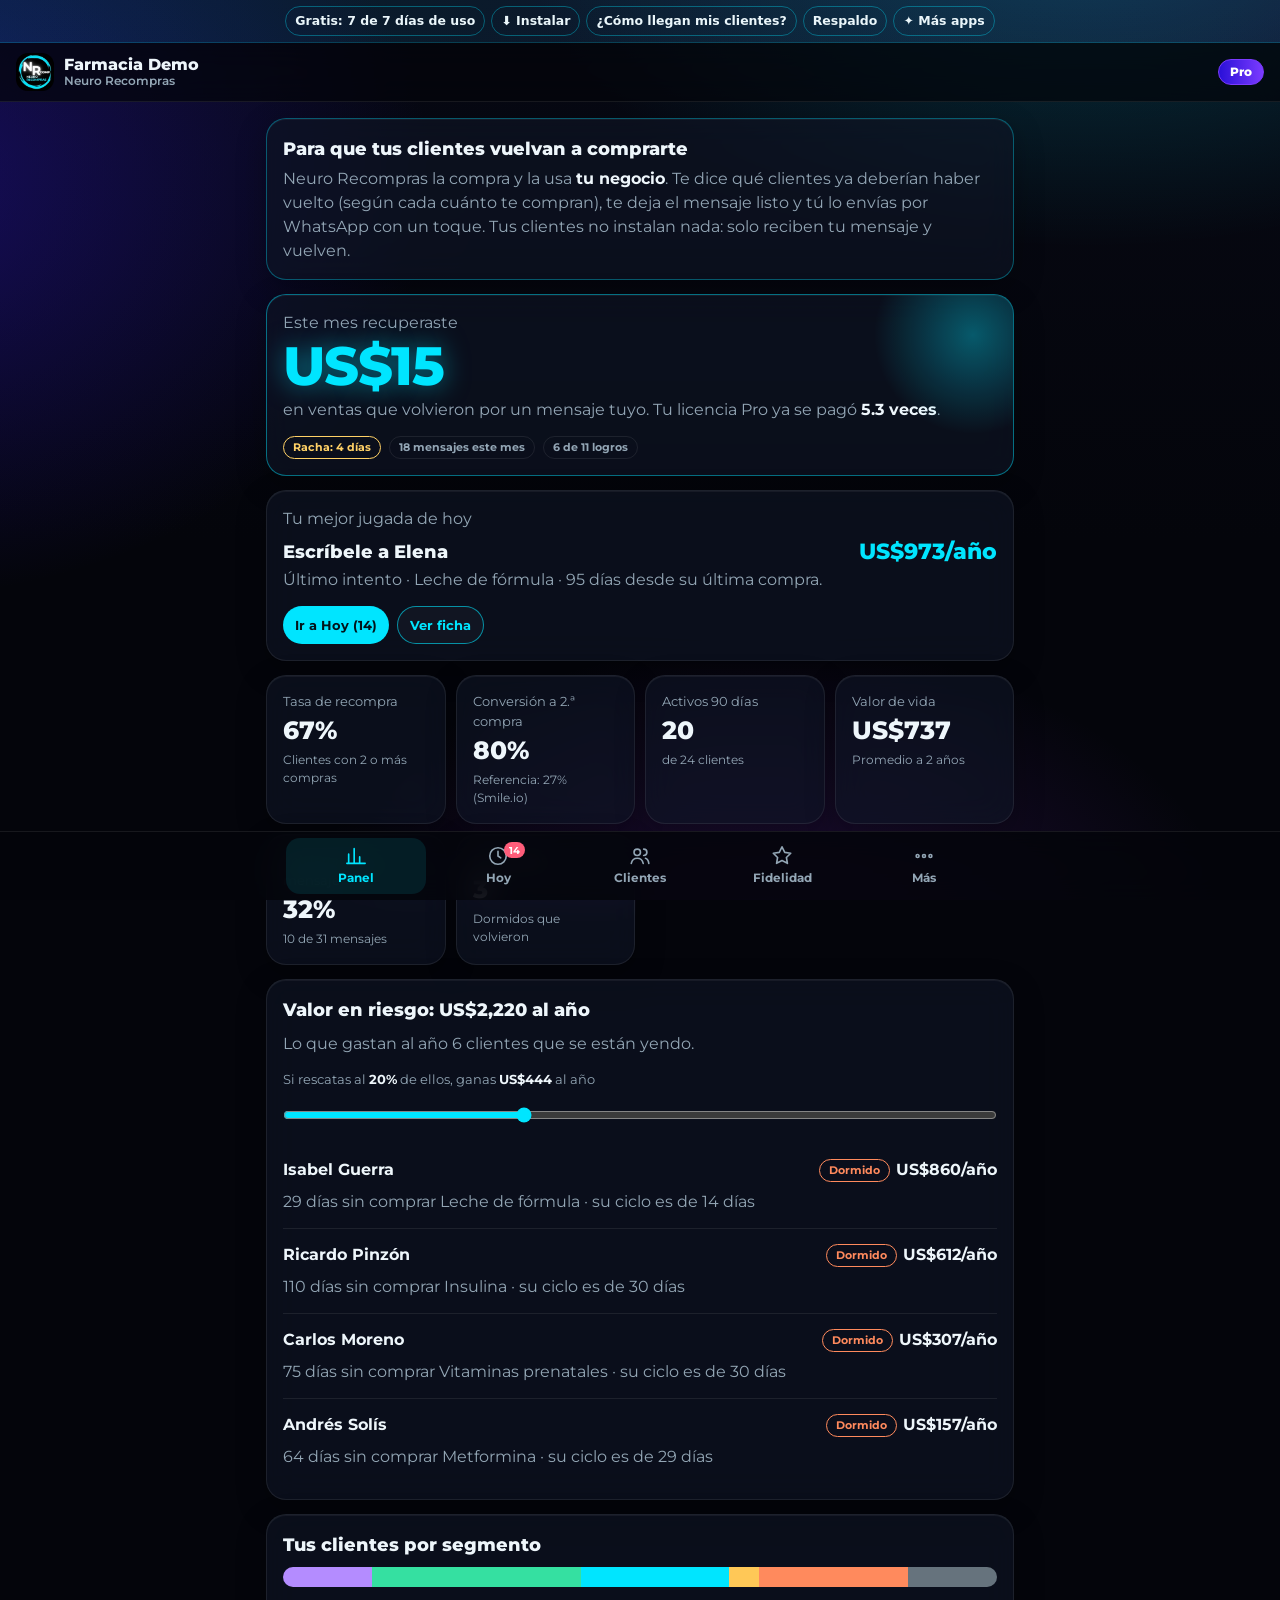
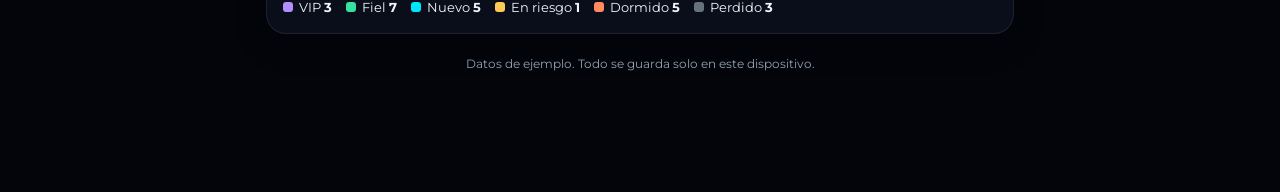
<file: neurorecompras/index.html>
<!DOCTYPE html>
<html lang="es">
<head>
<meta charset="utf-8">
<meta name="viewport" content="width=device-width,initial-scale=1,viewport-fit=cover">
<title>Neuro Recompras</title>
<meta name="description" content="Haz que tus clientes vuelvan a comprarte: te dice a quién escribir hoy y con qué mensaje. La usa tu negocio; tus clientes no instalan nada.">
<meta property="og:title" content="Neuro Recompras">
<meta property="og:description" content="Haz que tus clientes vuelvan a comprarte: te dice a quién escribir hoy y con qué mensaje. La usa tu negocio; tus clientes no instalan nada.">
<meta property="og:url" content="https://neurorecompras.pages.dev/">
<meta property="og:type" content="website">
<link rel="canonical" href="https://neurorecompras.pages.dev/">
<script>document.documentElement.classList.add('js')</script>
<style>.js #resumen-app{display:none!important}</style>
<link rel="preconnect" href="https://fonts.googleapis.com">
<link href="https://fonts.googleapis.com/css2?family=Montserrat:wght@500;600;700;800&display=swap" rel="stylesheet">
<style>
/* VOICE: herramienta de trabajo del dueño de un negocio pequeño: directa, en dinero, con logros que motivan.
   IDEA: la caja registradora que avisa: cada pantalla empieza por el dinero que volvió o el que se va.
   PICTURE: cifra grande de ingresos recuperados, barra de segmentos y tarjeta de sellos con la marca del negocio.
   COLOUR and TYPE: noche índigo profunda con aurora suave, vidrio oscuro, acento editable (cian por defecto); Montserrat.
   LAYOUT: app móvil de una columna, barra inferior de 5 secciones, hojas deslizantes para fichas, máx. 780px. */
:root{color-scheme:dark;--acc:#00e5ff;--bg:#04050b;--ink:#eef6fb;--mut:#93a6b5;--line:rgba(255,255,255,.08);--glass:rgba(16,22,38,.62);
--ok:#35e0a1;--warn:#ffc857;--bad:#ff5d7a;--gold:#ffd166}
:root[data-theme=light]{color-scheme:dark}
*{box-sizing:border-box;min-width:0;margin:0}
body{background:var(--bg);color:var(--ink);font:16px/1.5 Montserrat,system-ui,sans-serif;min-height:100vh;padding-bottom:calc(96px + env(safe-area-inset-bottom));overflow-x:clip}
body::before{content:"";position:fixed;inset:0;z-index:-1;background:
 radial-gradient(900px 520px at 85% -10%,color-mix(in srgb,var(--acc) 22%,transparent),transparent 65%),
 radial-gradient(800px 600px at -10% 20%,rgba(43,20,190,.45),transparent 70%),
 radial-gradient(700px 500px at 60% 110%,rgba(120,40,200,.28),transparent 70%),
 linear-gradient(180deg,#070914,#04050b 60%)}
p,.mut{color:var(--mut)}b{color:var(--ink)}
h1{font-size:clamp(2.3rem,10vw,3.4rem);line-height:1.05;font-weight:800;letter-spacing:-.02em}
h2{font-size:1.15rem;font-weight:800;margin-bottom:8px;text-wrap:balance}
h3{font-size:1rem;font-weight:700}
a{color:var(--acc);text-decoration:none}
header{display:flex;align-items:center;gap:10px;padding:calc(10px + env(safe-area-inset-top)) 16px 10px;position:sticky;top:0;z-index:5;background:rgba(4,5,11,.7);backdrop-filter:blur(14px);border-bottom:1px solid var(--line)}
header img{width:38px;height:38px;border-radius:12px;object-fit:cover;background:#111}
header .nm{font-weight:800;line-height:1.15}header .nm small{display:block;font-size:.72rem;font-weight:600;color:var(--mut)}
.pill{margin-left:auto;font-size:.72rem;font-weight:800;padding:5px 11px;border-radius:99px;border:1px solid var(--acc);color:var(--acc);background:none;font-family:inherit;cursor:pointer}
.pill.pro{background:linear-gradient(90deg,#2a10d8,#7b3bff);color:#fff;border-color:#7b3bff}
main{max-width:780px;margin:0 auto;padding:16px}
section+section,.mt{margin-top:14px}
.card{background:var(--glass);backdrop-filter:blur(16px);border:1px solid var(--line);border-radius:20px;padding:16px;box-shadow:0 10px 30px rgba(0,0,0,.25),inset 0 1px 0 rgba(255,255,255,.05)}
.hero{position:relative;overflow:hidden;border-color:color-mix(in srgb,var(--acc) 45%,transparent)}
.hero::after{content:"";position:absolute;right:-60px;top:-60px;width:200px;height:200px;border-radius:50%;background:radial-gradient(circle,color-mix(in srgb,var(--acc) 35%,transparent),transparent 70%)}
.hero h1{color:var(--acc);text-shadow:0 0 26px color-mix(in srgb,var(--acc) 50%,transparent);margin:2px 0 4px}
.grid{display:grid;gap:10px;grid-template-columns:repeat(auto-fill,minmax(155px,1fr))}
.kpi .v{font-size:1.55rem;font-weight:800;white-space:nowrap}.kpi .l{font-size:.82rem;color:var(--mut)}.kpi .s{font-size:.76rem;color:var(--mut);margin-top:2px}
.bar{display:flex;height:20px;border-radius:99px;overflow:hidden;background:rgba(255,255,255,.06)}
.bar i{display:block;height:100%}
.leg{display:flex;flex-wrap:wrap;gap:6px 14px;margin-top:10px;font-size:.84rem}
.leg span::before{content:"";display:inline-block;width:10px;height:10px;border-radius:3px;margin-right:6px;background:var(--c)}
.row{display:flex;gap:8px;flex-wrap:wrap;align-items:center}.sp{margin-left:auto}
.btn{appearance:none;border:0;cursor:pointer;font:inherit;font-weight:700;padding:10px 16px;border-radius:99px;background:var(--acc);color:#02141a;min-height:44px;display:inline-flex;align-items:center;justify-content:center;gap:6px;transition:transform .12s,filter .12s}
.btn:active{transform:scale(.97)}.btn:hover{filter:brightness(1.08)}
.btn.g{background:rgba(255,255,255,.03);color:var(--acc);border:1px solid color-mix(in srgb,var(--acc) 60%,transparent)}
.btn.s{min-height:38px;padding:7px 12px;font-size:.84rem}
.btn.i{background:linear-gradient(90deg,#2a10d8,#7b3bff);color:#fff}
.btn.wa{background:#25d366;color:#04210f}
.btn.d{background:none;border:1px solid var(--bad);color:var(--bad)}
.btn.w{width:100%}
:focus-visible{outline:2px solid var(--acc);outline-offset:2px}
.tag{font-size:.7rem;font-weight:700;padding:2px 9px;border-radius:99px;border:1px solid var(--c,var(--line));color:var(--c,var(--mut));white-space:nowrap}
.item{display:flex;flex-direction:column;gap:8px;padding:14px 0;border-top:1px solid var(--line)}
.item:first-child{border-top:0;padding-top:0}
.item .top{display:flex;gap:6px;align-items:center;flex-wrap:wrap}.item .top h3{margin-right:auto}
.item.focus{outline:2px solid var(--acc);outline-offset:6px;border-radius:12px}
.click{cursor:pointer}
.msg{background:rgba(0,0,0,.35);border:1px solid var(--line);border-radius:14px;padding:10px 12px;font-size:.92rem;color:#d6ecf2;white-space:pre-wrap}
input,select,textarea{font:inherit;font-size:16px;background:rgba(0,0,0,.35);color:var(--ink);border:1px solid var(--line);border-radius:12px;padding:10px 12px;min-height:44px;width:100%}
textarea{min-height:90px;resize:vertical}
input[type=range]{padding:0;accent-color:var(--acc)}input[type=color]{padding:4px;height:44px}
label{display:block;font-size:.82rem;color:var(--mut);margin-bottom:4px}
.form{display:grid;gap:10px;grid-template-columns:repeat(auto-fill,minmax(190px,1fr))}
.seg{display:flex;gap:4px;background:rgba(0,0,0,.3);border:1px solid var(--line);border-radius:99px;padding:4px;overflow-x:auto}
.seg button{flex:1 0 auto;appearance:none;border:0;background:none;color:var(--mut);font:inherit;font-weight:700;font-size:.84rem;padding:8px 12px;border-radius:99px;cursor:pointer;white-space:nowrap;min-height:38px}
.seg button.on{background:var(--acc);color:#02141a}
nav{position:fixed;bottom:0;left:0;right:0;display:flex;justify-content:center;gap:2px;background:rgba(4,5,11,.86);backdrop-filter:blur(14px);border-top:1px solid var(--line);padding:6px 6px calc(6px + env(safe-area-inset-bottom));z-index:6}
nav button{flex:1;max-width:140px;appearance:none;border:0;background:none;color:var(--mut);font:inherit;font-size:.72rem;font-weight:700;padding:7px 2px;border-radius:14px;min-height:54px;cursor:pointer;position:relative}
nav button svg{display:block;margin:0 auto 3px;width:22px;height:22px}
nav button.on{color:var(--acc);background:color-mix(in srgb,var(--acc) 10%,transparent)}
nav .dot{position:absolute;top:4px;left:calc(50% + 6px);background:var(--bad);color:#fff;font-size:.62rem;border-radius:99px;padding:0 5px;line-height:16px}
.stamps{display:grid;grid-template-columns:repeat(5,minmax(0,1fr));gap:10px;margin:12px 0}
.stamps i{aspect-ratio:1;border-radius:50%;border:2px dashed rgba(255,255,255,.15);display:grid;place-items:center;font-style:normal;font-weight:800;font-size:.72rem;color:var(--mut)}
.stamps i.on{border:2px solid var(--acc);background:radial-gradient(circle,color-mix(in srgb,var(--acc) 40%,transparent),transparent);color:#fff}
.stamps i.gift{border-color:var(--gold);background:radial-gradient(circle,rgba(255,209,102,.4),transparent)}
.cardimg{width:100%;border-radius:16px;margin-top:10px;box-shadow:0 12px 30px rgba(0,0,0,.4)}
.ach{display:grid;gap:8px;grid-template-columns:repeat(auto-fill,minmax(140px,1fr))}
.ach div{border:1px solid var(--line);border-radius:14px;padding:10px;font-size:.8rem;color:var(--mut);opacity:.45}
.ach div.on{opacity:1;border-color:color-mix(in srgb,var(--gold) 60%,transparent);background:rgba(255,209,102,.07);color:var(--ink)}
.ach b{display:block;font-size:.88rem}
.big{font-size:clamp(1.8rem,8vw,2.6rem);font-weight:800;color:var(--acc);white-space:nowrap}
.plans{display:grid;gap:10px;grid-template-columns:repeat(auto-fill,minmax(200px,1fr))}
.plans .card.sel{border-color:var(--acc)}
.plans .pr{font-size:1.7rem;font-weight:800;white-space:nowrap}
.plans ul{padding-left:18px;color:var(--mut);font-size:.86rem;margin:6px 0 10px}
.menu{display:flex;align-items:center;gap:12px;width:100%;text-align:left;appearance:none;border:0;background:none;color:var(--ink);font:inherit;padding:12px 0;border-top:1px solid var(--line);cursor:pointer;min-height:56px}
.menu:first-of-type{border-top:0}.menu small{display:block;color:var(--mut);font-size:.8rem}
.menu .ic{width:38px;height:38px;border-radius:12px;display:grid;place-items:center;background:color-mix(in srgb,var(--acc) 12%,transparent);color:var(--acc);flex:none}
.menu .ic svg{width:20px;height:20px}
.sheet{position:fixed;inset:0;z-index:20;display:none;align-items:flex-end;justify-content:center;background:rgba(0,0,0,.55)}
.sheet.on{display:flex}
.sheet>div{width:100%;max-width:780px;max-height:88vh;overflow:auto;background:#0b0f1d;border:1px solid var(--line);border-radius:22px 22px 0 0;padding:18px 16px calc(24px + env(safe-area-inset-bottom));animation:up .22s ease}
@keyframes up{from{transform:translateY(40px);opacity:0}}
.tl{font-size:.88rem;display:grid;grid-template-columns:auto 1fr auto;gap:4px 12px}
.tl .m{text-align:right;white-space:nowrap}
.toast{position:fixed;left:50%;bottom:100px;transform:translateX(-50%);background:var(--acc);color:#02141a;font-weight:800;padding:10px 16px;border-radius:99px;opacity:0;transition:opacity .2s;pointer-events:none;z-index:30;max-width:90vw;text-align:center}
.toast.on{opacity:1}
#fx{position:fixed;inset:0;pointer-events:none;z-index:25}
.note{font-size:.78rem;color:var(--mut);margin-top:10px}
table{width:100%;border-collapse:collapse;font-size:.88rem}td,th{padding:7px 4px;border-top:1px solid var(--line);text-align:left}th{color:var(--mut);font-weight:600}td.n,th.n{text-align:right;white-space:nowrap}
footer{text-align:center;font-size:.74rem;color:var(--mut);margin:22px 0 6px}
@media (prefers-reduced-motion:reduce){*{transition:none!important;animation:none!important}}
</style>
<script>/* Enlaces de descarga de la versión gratis de cada app. Proyectos de Cloudflare Pages de Neuroactiva Labs. */window.NX_DESCARGA={"resenas": "https://neuroresenas.pages.dev/", "pedidos": "https://neuropedidos.pages.dev/", "cotizaciones": "https://neurocotizaciones.pages.dev/", "citador": "https://neurocitador.pages.dev/", "recompras": "https://neurorecompras.pages.dev/", "crm": "https://neurocrm.pages.dev/", "sixsaas": "https://sixsaas-neuroactiva.pages.dev/"};</script><link rel="manifest" href="manifest.webmanifest"><link rel="icon" href="img/logo.webp"><link rel="apple-touch-icon" href="icons/icon-192.png"><meta name="theme-color" content="#05070a"></head>
<body>
<!-- resumen-app: contenido visible sin JavaScript (revisores, buscadores, vistas previas). La app lo oculta al cargar. -->
<section id="resumen-app" aria-label="Qué hace Neuro Recompras" style="max-width:760px;margin:0 auto;padding:24px 18px;font:16px/1.55 system-ui,-apple-system,Segoe UI,Roboto,sans-serif"><h1>Neuro Recompras</h1><p>Haz que tus clientes vuelvan a comprarte: te dice a quién escribir hoy y con qué mensaje. La usa tu negocio; tus clientes no instalan nada.</p><h2>Qué puedes hacer</h2><ul><li><b>Panel</b>: dinero recuperado, tasa de recompra, clientes activos, valor de vida, valor en riesgo y segmentos (VIP, fiel, nuevo, en riesgo, dormido, perdido).</li><li><b>Hoy</b>: clientes que ya deberían haber vuelto según su ciclo de compra, con el mensaje de WhatsApp listo.</li><li><b>Clientes</b>: carga a mano o desde CSV / lista de ventas, con su WhatsApp y última compra.</li><li><b>Fidelidad</b>: sellos, niveles, puntos y referidos.</li><li><b>Más</b>: respaldo, mensajes y ajustes.</li></ul><h2>Cómo funciona</h2><ol><li><b>Quién la usa:</b> tú, el negocio. Neuro Recompras no es para que tú compres de nuevo: es para que <b>tus clientes</b> vuelvan a comprarte cuando ya se olvidaron de ti.</li><li>Cargas tus clientes: a mano, desde un CSV o tu lista de ventas, con su WhatsApp y su última compra. Cada cliente que te compra por WhatsApp lo agregas en segundos.</li><li>La app aprende cada cuánto te compra cada uno. Si alguien solía venir cada 15 días y ya van 30, aparece en <b>Hoy</b> como "en riesgo".</li><li>Tocas el cliente y se abre WhatsApp con el mensaje listo (oferta, recordatorio o saludo). Lo envías tú, como una conversación normal.</li><li>Cuando vuelve y compra, lo registras y el panel te muestra cuánto dinero recuperaste.</li></ol><h2>Planes</h2><ul><li>Versión gratis: todas las funciones por 7 días de uso, sin tarjeta.</li><li>Esencial: $9.99 (pago único)</li><li>Pro: $14.99 (pago único)</li></ul><h2>Privacidad</h2><p>Tus datos se guardan solo en este dispositivo (no hay cuenta ni servidor). Puedes hacer respaldo en archivo.</p><p>App web instalable (PWA) de Neuroactiva Labs. Para usarla, ábrela en un navegador con JavaScript activado: <a href="https://neurorecompras.pages.dev/">https://neurorecompras.pages.dev/</a></p><p>Ayuda y compras: <a href="https://wa.me/50764387978">WhatsApp Business +507 6438-7978</a></p></section>

<header><img id="hlogo" alt=""><div class="nm"><span id="hname"></span><small>Neuro Recompras</small></div><button class="pill" id="planPill" data-go="planes"></button></header>
<main id="app"></main>
<nav id="nav"></nav>
<div class="sheet" id="sheet"><div id="sheetIn"></div></div>
<canvas id="fx"></canvas>
<div class="toast" id="toast"></div>
<script>
{
const NR_LOGO="[data-uri]";
const $=s=>document.querySelector(s);
const esc=v=>String(v??'').replace(/[&<>"']/g,c=>({'&':'&amp;','<':'&lt;','>':'&gt;','"':'&quot;',"'":'&#39;'}[c]));
const DAY=864e5,today=new Date();today.setHours(0,0,0,0);
const pad=n=>String(n).padStart(2,'0');
const iso=d=>{d=new Date(d);return d.getFullYear()+'-'+pad(d.getMonth()+1)+'-'+pad(d.getDate())};
const TODAY=iso(today);
const parse=s=>{const [y,m,d]=s.split('-').map(Number);return new Date(y,m-1,d)};
const days=(a,b)=>Math.round((parse(iso(b))-parse(iso(a)))/DAY);
const addD=(s,n)=>iso(+parse(s)+n*DAY);
const PRICES={gratis:0,esencial:9.99,pro:14.99};
const SEG={vip:{n:'VIP',c:'#b48cff'},fiel:{n:'Fiel',c:'#35e0a1'},nuevo:{n:'Nuevo',c:'#00e5ff'},riesgo:{n:'En riesgo',c:'#ffc857'},dormido:{n:'Dormido',c:'#ff8a5d'},perdido:{n:'Perdido',c:'#66737d'}};

/* ---------- rubros: productos de ejemplo, gancho y consejo ---------- */
const RUBROS={
 farmacia:{n:'Farmacia',g:'Para que no te quedes sin tu tratamiento.',k:'tómalo siempre a la misma hora y guárdalo lejos del calor.',p:[['Losartán 50 mg',30,18],['Vitaminas prenatales',30,24],['Leche de fórmula',14,32],['Insulina',30,45],['Omega 3',45,20],['Protector solar',60,16],['Pañales adulto',21,28],['Metformina',30,12]]},
 salon:{n:'Salón de belleza',g:'Tu color ya pide retoque.',k:'usa champú sin sulfatos para que el color dure más.',p:[['Tinte y retoque',35,45],['Keratina',90,80],['Manicure gel',21,22],['Corte y secado',30,25],['Pestañas',21,35],['Cejas',28,15]]},
 barberia:{n:'Barbería',g:'Tu corte ya está pidiendo mantenimiento.',k:'una gota de aceite en la barba cada noche la mantiene suave.',p:[['Corte clásico',21,12],['Corte y barba',21,18],['Perfilado de barba',14,8],['Tratamiento capilar',45,20]]},
 restaurante:{n:'Restaurante',g:'Hoy tenemos tu plato favorito.',k:'pide con un día de anticipación los combos familiares.',p:[['Combo familiar',14,28],['Almuerzo ejecutivo',7,7],['Parrillada',21,35],['Pizza grande',10,16],['Postres por encargo',30,20]]},
 ropa:{n:'Tienda de ropa',g:'Llegó mercancía nueva de tu estilo.',k:'lava en frío y al revés para que el color no se apague.',p:[['Jeans',90,35],['Blusas',60,18],['Ropa deportiva',75,30],['Zapatos',120,45],['Ropa de niños',60,22]]},
 ferreteria:{n:'Ferretería',g:'Tu proyecto sigue y tenemos lo que te falta.',k:'guarda la pintura bien tapada y boca abajo para que no se seque.',p:[['Pintura',60,38],['Cemento',30,60],['Tornillería',30,12],['Material eléctrico',45,25],['Herramientas',120,40]]},
 veterinaria:{n:'Veterinaria',g:'A tu mascota ya le toca.',k:'divide la comida en dos raciones al día para una mejor digestión.',p:[['Alimento para perro',30,42],['Desparasitante',90,15],['Antipulgas',30,22],['Baño y peluquería',30,25],['Arena para gato',21,14]]},
 optica:{n:'Óptica',g:'Tus lentes de contacto se están acabando.',k:'limpia tus lentes con el paño, nunca con la camisa.',p:[['Lentes de contacto',30,30],['Solución para lentes',30,12],['Examen visual',365,25],['Lentes formulados',365,120]]},
 cosmetica:{n:'Cosméticos',g:'Tu rutina favorita se está terminando.',k:'aplica el sérum antes de la crema y con la piel húmeda.',p:[['Sérum facial',45,28],['Crema hidratante',45,22],['Base de maquillaje',60,25],['Perfume',90,48],['Protector solar facial',45,18]]},
 suplementos:{n:'Suplementos',g:'Tu bote ya debe ir por la mitad.',k:'tómalo con agua y no te saltes días para notar el cambio.',p:[['Proteína en polvo',30,45],['Creatina',45,30],['Colágeno',30,28],['Multivitamínico',30,18],['Quemador',30,35]]}
};
/* ---------- biblioteca de mensajes: variantes A y B por tipo ---------- */
const TPL={
 posventa:{n:'Posventa',A:'Hola {nombre}, soy de {negocio}. ¿Cómo te ha ido con {producto}? Un consejo: {consejo}',B:'{nombre}, gracias por tu compra en {negocio}. Tip rápido: {consejo} Cualquier duda me escribes aquí.'},
 segunda:{n:'Segunda compra',A:'Hola {nombre}, ya casi te toca {producto}. Por ser tu segunda compra en {negocio} te guardo {oferta1}.',B:'{nombre}, ¿te aparto tu {producto}? Esta semana tu segunda compra en {negocio} viene con {oferta1}.'},
 recompra:{n:'Toca recompra',A:'Hola {nombre}, te escribe {negocio}. {gancho} ¿Te aparto tu {producto} para hoy?',B:'{nombre}, por las fechas ya te toca {producto}. Te lo tengo listo en {negocio}, ¿te lo separo?'},
 riesgo:{n:'Rescate 1',A:'¿Todo bien, {nombre}? En {negocio} notamos que hace días no pasas por tu {producto}. Si quieres te lo tengo listo.',B:'{nombre}, te guardamos tu {producto} en {negocio}. Si lo pasas a buscar esta semana va con {oferta1}.'},
 dormido:{n:'Rescate 2',A:'Hola {nombre}, te extrañamos en {negocio}. Vuelve esta semana y llévate {oferta2} en {producto}.',B:'{nombre}, hace tiempo no te vemos en {negocio}. Tienes {oferta2} esperándote, válido por 7 días.'},
 perdido:{n:'Último intento',A:'Hola {nombre}, no queremos perderte. En {negocio} tienes {oferta3} en tu próxima compra. Si prefieres no recibir mensajes, responde BAJA.',B:'{nombre}, te dejamos {oferta3} en {negocio}, solo para ti. Si ya no quieres mensajes, responde BAJA y no te escribimos más.'},
 cumple:{n:'Cumpleaños',A:'¡Feliz cumpleaños, {nombre}! En {negocio} te regalamos {regalo} esta semana.',B:'{nombre}, hoy celebramos contigo: pasa por {negocio} y recibe {regalo}. ¡Feliz día!'},
 aniversario:{n:'Aniversario',A:'Hola {nombre}, hoy hace un año de tu primera compra en {negocio}. Gracias por confiar: tienes {regalo}.',B:'{nombre}, ya cumplimos un año juntos en {negocio}. Para celebrarlo te guardamos {regalo}.'}
};
const ICON={panel:'<path d="M4 20V10M10 20V4M16 20v-7M22 20H2"/>',hoy:'<circle cx="12" cy="12" r="9"/><path d="M12 7v5l3 2"/>',clientes:'<circle cx="9" cy="8" r="3.5"/><path d="M2.5 20c.8-3.6 3.4-5.5 6.5-5.5s5.7 1.9 6.5 5.5M16 4.5a3.5 3.5 0 0 1 0 7M18 14.5c2 .6 3.2 2.5 3.6 5.5"/>',fidelidad:'<path d="M12 2l3 6 6.5 1-4.7 4.6 1.1 6.4L12 17l-5.9 3 1.1-6.4L2.5 9 9 8z"/>',mas:'<circle cx="5" cy="12" r="1.6"/><circle cx="12" cy="12" r="1.6"/><circle cx="19" cy="12" r="1.6"/>',
 msg:'<path d="M4 5h16v11H8l-4 4z"/>',chart:'<path d="M4 20V10M10 20V4M16 20v-7"/>',calc:'<rect x="5" y="3" width="14" height="18" rx="2"/><path d="M8 7h8M8 12h2M14 12h2M8 16h2M14 16h2"/>',biz:'<path d="M3 10l9-6 9 6v10H3z"/><path d="M9 20v-6h6v6"/>',up:'<path d="M12 16V4M6 10l6-6 6 6M4 20h16"/>',star:'<path d="M12 2l3 6 6.5 1-4.7 4.6 1.1 6.4L12 17l-5.9 3 1.1-6.4L2.5 9 9 8z"/>',trophy:'<path d="M7 4h10v4a5 5 0 0 1-10 0zM7 6H4a3 3 0 0 0 3 4M17 6h3a3 3 0 0 1-3 4M12 13v4M8 21h8"/>'};
const TABS=[['panel','Panel'],['hoy','Hoy'],['clientes','Clientes'],['fidelidad','Fidelidad'],['mas','Más']];

/* ---------- datos de ejemplo ---------- */
function demoClients(rubro){
 const names=['María González','José Rodríguez','Ana Castillo','Luis Herrera','Carmen Vargas','Pedro Sánchez','Rosa Méndez','Jorge Ríos','Lucía Pérez','Carlos Moreno','Elena Batista','Miguel Torres','Sofía Jaén','Raúl Quintero','Daniela Cedeño','Andrés Solís','Patricia Núñez','Fernando Arosemena','Isabel Guerra','Ricardo Pinzón','Valeria Chen','Óscar Delgado','Gabriela Ortega','Manuel Barría'];
 const P=RUBROS[rubro].p;
 const plan=[[6,3,1],[5,28,1],[8,12,2],[4,31,0],[1,6,0],[1,9,0],[2,20,1],[3,52,0],[1,40,0],[5,75,0],[2,95,0],[1,130,0],[7,30,1],[3,33,1],[1,2,0],[4,64,0],[2,15,1],[1,200,0],[6,29,1],[3,110,0],[1,25,0],[2,45,0],[5,13,1],[1,70,0]];
 return names.map((n,i)=>{const p=P[i%P.length],[k,last,pm]=plan[i];const comp=[];let d=last;
  for(let j=0;j<k;j++){comp.unshift({f:addD(TODAY,-d),m:Math.round(p[2]*(.85+((i*7+j*3)%5)/10)),pm:j<pm});d+=p[1]+((i+j)%5)-2;}
  const cm=new Date(today);cm.setDate(cm.getDate()+(i===3?1:i===9?2:40+i*13));
  return{id:'c'+i,n,tel:'5076'+String(1000000+i*37717).slice(0,7),p:p[0],ciclo:p[1],ok:i!==8,cum:pad(cm.getMonth()+1)+'-'+pad(cm.getDate()),
   s:(i*3)%8,ptsU:0,ref:i===14?'c0':i===20?'c0':i===16?'c2':'',code:'NR'+(1000+i*7),ult:null,ultT:'',v:i%2?'B':'A',pos:null,comp};});
}
function demo(rubro){rubro=rubro||'farmacia';
 const log={};for(let i=1;i<=6;i++)log[addD(TODAY,-i)]=i===5?2:5+(i%3);
 return{v:2,plan:'pro',seen:false,biz:{name:'Farmacia Demo',rubro,cc:'507',wa:'60000000',color:'#00e5ff',logo:null,oro:250,plata:120,meta:5,
  of1:'5% de descuento',of2:'10% de descuento',of3:'15% de descuento',regalo:'un detalle de regalo',premio:'un producto gratis',pto:1,canje:100,valor:5},
  tpl:{},cl:demoClients(rubro),cup:[{c:'NR-7K2Q',cl:'c2',d:'10% de descuento',vence:addD(TODAY,10),u:false},{c:'NR-3MX8',cl:'c12',d:'Envío gratis',vence:addD(TODAY,-2),u:true}],
  log,ab:{recompra:{A:[18,5],B:[17,8]},dormido:{A:[12,1],B:[11,3]},segunda:{A:[9,3],B:[10,2]}},ach:[],resc:3,calc:{n:40,t:25,f:4,x:60}};
}
let S;
try{S=JSON.parse(localStorage.getItem('nrec:v2'))}catch(e){}
if(!S||S.v!==2||!S.cl)S=demo();
const save=()=>{try{localStorage.setItem('nrec:v2',JSON.stringify(S))}catch(e){toast('Sin espacio para guardar')}};
let tab=(location.hash||'').slice(1);
const SUBS=['mensajes','informe','calculadora','negocio','datos','planes','logros'];
if(!TABS.some(t=>t[0]===tab)&&!SUBS.includes(tab))tab='panel';
let flt='todos',q='',raf=-1,fid='sellos';

/* ---------- motor ---------- */
const B=()=>S.biz;
const money=n=>'US$'+Number(n||0).toLocaleString('en-US',{maximumFractionDigits:0});
function calc(c){
 const cp=c.comp.slice().sort((a,b)=>a.f<b.f?-1:1),k=cp.length;
 const lastF=cp[k-1].f,since=days(lastF,today);
 let cyc=c.ciclo,learned=false;
 if(k>=2){cyc=Math.round(days(cp[0].f,lastF)/(k-1));learned=true;}
 cyc=Math.max(cyc,3);
 const tot=cp.reduce((a,x)=>a+x.m,0),tk=tot/k;
 const y12=cp.filter(x=>days(x.f,today)<=365).reduce((a,x)=>a+x.m,0);
 const r=since/cyc;
 const seg=r>4?'perdido':r>2?'dormido':r>1.4?'riesgo':k===1?'nuevo':'fiel';
 const pts=Math.floor(tot*B().pto)-(c.ptsU||0);
 return{k,cp,first:cp[0].f,lastF,since,cyc,learned,tot,tk,y12,r,seg,pts,next:addD(lastF,cyc),anual:tk*365/cyc};
}
function all(){
 const L=S.cl.map(c=>({c,x:calc(c)}));
 const act=L.filter(o=>o.x.seg==='fiel').sort((a,b)=>b.x.y12-a.x.y12);
 act.slice(0,Math.max(1,Math.round(L.length*.12))).forEach(o=>{if(o.x.k>=3)o.x.seg='vip'});
 return S.plan==='gratis'?L.slice(0,10):L;
}
const nivel=y=>y>=B().oro?['Oro','#ffd166']:y>=B().plata?['Plata','#d7dee3']:['Bronce','#d08a55'];
const has=need=>need==='esencial'?S.plan!=='gratis':need==='pro'?S.plan==='pro':true;
function tplText(t,v){return (S.tpl[t]&&S.tpl[t][v])||TPL[t][v]}
function fill(t,c){const b=B(),R=RUBROS[b.rubro]||RUBROS.farmacia;
 return t.replace(/{nombre}/g,c.n.split(' ')[0]).replace(/{producto}/g,c.p).replace(/{negocio}/g,b.name).replace(/{gancho}/g,R.g).replace(/{consejo}/g,R.k[0].toUpperCase()+R.k.slice(1))
  .replace(/{oferta1}/g,b.of1).replace(/{oferta2}/g,b.of2).replace(/{oferta3}/g,b.of3).replace(/{regalo}/g,b.regalo);}
function nearMD(md,lo,hi){if(!md)return false;const [m,d]=md.split('-').map(Number);for(let i=lo;i<=hi;i++){const t=new Date(+today+i*DAY);if(t.getMonth()+1===m&&t.getDate()===d)return true}return false}
const RESC=['riesgo','dormido','perdido'];
function due(L){
 const out=[];
 for(const o of L){const c=o.c,x=o.x;if(!c.ok)continue;
  if(c.pos&&c.pos>TODAY)continue;
  if(c.ult&&days(c.ult,today)<3){out.push({o,t:'espera'});continue;}
  let t=null;
  if(nearMD(c.cum,0,3)&&!(c.ult&&c.ultT==='cumple'&&days(c.ult,today)<30))t='cumple';
  else if(x.k>=2&&nearMD(x.first.slice(5),0,3)&&days(x.first,today)>=360)t='aniversario';
  else if(x.since>=4&&x.since<=9&&!(c.ult&&c.ult>=x.lastF))t='posventa';
  else if(x.seg==='nuevo'&&x.since>=x.cyc-2)t='segunda';
  else if((x.seg==='fiel'||x.seg==='vip')&&x.since>=x.cyc-2)t='recompra';
  else if(RESC.includes(x.seg)&&!(c.ult&&days(c.ult,today)<14))t=x.seg;
  if(t&&(has('esencial')||!RESC.includes(t)&&t!=='cumple'&&t!=='aniversario'))out.push({o,t});
 }
 const ord={cumple:0,aniversario:1,posventa:2,segunda:3,recompra:4,riesgo:5,dormido:6,perdido:7,espera:9};
 return out.sort((a,b)=>ord[a.t]-ord[b.t]||b.o.x.anual-a.o.x.anual);
}
function stats(){
 const L=all(),m0=TODAY.slice(0,8)+'01';
 const rec=L.flatMap(o=>o.c.comp.filter(x=>x.pm&&x.f>=m0)).reduce((a,x)=>a+x.m,0);
 const recAll=L.flatMap(o=>o.c.comp.filter(x=>x.pm)).reduce((a,x)=>a+x.m,0);
 const nRec=L.flatMap(o=>o.c.comp.filter(x=>x.pm)).length;
 const sentM=Object.entries(S.log).filter(([d])=>d>=m0).reduce((a,[,n])=>a+n,0);
 const sentAll=Object.values(S.log).reduce((a,n)=>a+n,0);
 let streak=0;for(let i=0;i<400;i++){const d=addD(TODAY,-i);if((S.log[d]||0)>=B().meta)streak++;else if(i>0)break;}
 return{L,rec,recAll,nRec,sentM,sentAll,streak,refs:S.cl.filter(c=>c.ref).length,resc:S.resc||0,done:S.cl.reduce((a,c)=>a+(c.done||0),0)};
}
const ACH=[['rec1','Primera venta recuperada','Un cliente volvió por tu mensaje',s=>s.nRec>=1],['rec100','US$100 recuperados','Ventas que volvieron',s=>s.recAll>=100],['rec500','US$500 recuperados','Ya es un ingreso fijo',s=>s.recAll>=500],
 ['msg10','10 mensajes','Constancia',s=>s.sentAll>=10],['msg50','50 mensajes','Hábito formado',s=>s.sentAll>=50],['resc1','Primer rescate','Recuperaste a un dormido',s=>s.resc>=1],['resc5','5 rescates','Nadie se te escapa',s=>s.resc>=5],
 ['st3','Racha de 3 días','Meta diaria cumplida',s=>s.streak>=3],['st7','Racha de 7 días','Una semana completa',s=>s.streak>=7],['ref1','Primer referido','Un cliente trajo a otro',s=>s.refs>=1],['card1','Tarjeta completada','Un cliente ganó su premio',s=>s.done>=1]];
function checkAch(){const s=stats();let n=null;for(const a of ACH)if(a[3](s)&&!S.ach.includes(a[0])){S.ach.push(a[0]);n=a}
 if(n){save();if(S.seen){toast('Logro desbloqueado: '+n[1]);boom();}}}

/* ---------- vistas ---------- */
const lockBox=(need,html)=>has(need)?html:`<div style="position:relative">${html}<div style="position:absolute;inset:0;border-radius:20px;background:rgba(4,5,11,.84);backdrop-filter:blur(4px);display:flex;flex-direction:column;align-items:center;justify-content:center;gap:10px;text-align:center;padding:16px"><b>Disponible en ${need==='pro'?'Pro (US$14.99)':'Esencial (US$9.99)'}</b><button class="btn s" data-go="planes">Ver planes</button></div></div>`;
const segTag=x=>`<span class="tag" style="--c:${SEG[x.seg].c}">${SEG[x.seg].n}</span>`;

function vPanel(){
 const s=stats(),L=s.L,price=PRICES[S.plan]||9.99,veces=s.recAll*.3/price;
 const rep=L.filter(o=>o.x.k>=2).length/L.length;
 const elig=L.filter(o=>days(o.x.first,today)>=o.x.cyc),conv=elig.length?elig.filter(o=>o.x.k>=2).length/elig.length:0;
 const act90=L.filter(o=>o.x.since<=90).length;
 const risk=L.filter(o=>o.x.seg==='riesgo'||o.x.seg==='dormido').sort((a,b)=>b.x.anual-a.x.anual);
 const vr=risk.reduce((a,o)=>a+o.x.anual,0);
 const clv=L.reduce((a,o)=>a+o.x.anual*2,0)/L.length;
 const cnt=Object.keys(SEG).map(k=>[k,L.filter(o=>o.x.seg===k).length]);
 const D=due(L).filter(d=>d.t!=='espera'),best=D.slice().sort((a,b)=>b.o.x.anual-a.o.x.anual)[0];
 const sim=S.sim??20;
 return `<section class="card" style="border-color:rgba(0,229,255,.35)"><h2 style="margin:0 0 4px">Para que tus clientes vuelvan a comprarte</h2><p style="margin:0">Neuro Recompras la compra y la usa <b>tu negocio</b>. Te dice qué clientes ya deberían haber vuelto (según cada cuánto te compran), te deja el mensaje listo y tú lo envías por WhatsApp con un toque. Tus clientes no instalan nada: solo reciben tu mensaje y vuelven.</p></section><section class="card hero"><p>Este mes recuperaste</p><h1>${money(s.rec)}</h1>
 <p>en ventas que volvieron por un mensaje tuyo. ${S.plan==='gratis'?'Con una licencia verás cuántas veces se pagó sola.':`Tu licencia ${S.plan==='pro'?'Pro':'Esencial'} ya se pagó <b>${veces.toFixed(1)} veces</b>.`}</p>
 <div class="row mt"><span class="tag" style="--c:var(--gold)">Racha: ${s.streak} día${s.streak===1?'':'s'}</span><span class="tag">${s.sentM} mensajes este mes</span><span class="tag">${S.ach.length} de ${ACH.length} logros</span></div></section>
 ${best?`<section class="card"><p>Tu mejor jugada de hoy</p><div class="row" style="margin-top:4px"><h2 style="margin:0">Escríbele a ${esc(best.o.c.n.split(' ')[0])}</h2><span class="sp big" style="font-size:1.4rem">${money(best.o.x.anual)}/año</span></div>
 <p>${TPL[best.t]?TPL[best.t].n:''} · ${esc(best.o.c.p)} · ${best.o.x.since} días desde su última compra.</p><div class="row mt"><button class="btn s" data-go="hoy">Ir a Hoy (${D.length})</button><button class="btn s g" data-ficha="${best.o.c.id}">Ver ficha</button></div></section>`:''}
 <section class="grid">
  <div class="card kpi"><div class="l">Tasa de recompra</div><div class="v">${Math.round(rep*100)}%</div><div class="s">Clientes con 2 o más compras</div></div>
  <div class="card kpi"><div class="l">Conversión a 2.ª compra</div><div class="v">${Math.round(conv*100)}%</div><div class="s">Referencia: 27% (Smile.io)</div></div>
  <div class="card kpi"><div class="l">Activos 90 días</div><div class="v">${act90}</div><div class="s">de ${L.length} clientes</div></div>
  <div class="card kpi"><div class="l">Valor de vida</div><div class="v">${money(clv)}</div><div class="s">Promedio a 2 años</div></div>
  <div class="card kpi"><div class="l">Volvieron por mensaje</div><div class="v">${s.sentAll?Math.round(s.nRec/s.sentAll*100):0}%</div><div class="s">${s.nRec} de ${s.sentAll} mensajes</div></div>
  <div class="card kpi"><div class="l">Rescatados</div><div class="v">${s.resc}</div><div class="s">Dormidos que volvieron</div></div>
 </section>
 <section>${lockBox('esencial',`<div class="card"><h2>Valor en riesgo: ${money(vr)} al año</h2><p>Lo que gastan al año ${risk.length} clientes que se están yendo.</p>
  <div class="mt"><label for="sim">Si rescatas al <b id="simP">${sim}%</b> de ellos, ganas <b id="simV">${money(vr*sim/100)}</b> al año</label><input type="range" id="sim" min="0" max="60" step="5" value="${sim}"></div>
  <div class="mt">${risk.slice(0,4).map(o=>`<div class="item click" data-ficha="${o.c.id}"><div class="top"><h3>${esc(o.c.n)}</h3>${segTag(o.x)}<b>${money(o.x.anual)}/año</b></div><p>${o.x.since} días sin comprar ${esc(o.c.p)} · su ciclo es de ${o.x.cyc} días</p></div>`).join('')||'<p>Nadie en riesgo. Bien hecho.</p>'}</div></div>`)}</section>
 <section class="card"><h2>Tus clientes por segmento</h2>
  <div class="bar">${cnt.filter(x=>x[1]).map(([k,n])=>`<i style="width:${n/L.length*100}%;background:${SEG[k].c}" title="${SEG[k].n}: ${n}"></i>`).join('')}</div>
  <div class="leg">${cnt.map(([k,n])=>`<span style="--c:${SEG[k].c}">${SEG[k].n} <b>${n}</b></span>`).join('')}</div></section>
 <footer>Datos de ejemplo. Todo se guarda solo en este dispositivo.</footer>`;
}

function card(d,i){const c=d.o.c,x=d.o.x,v=c.v||'A',msg=d.t==='espera'?'':fill(tplText(d.t,v),c);
 return `<div class="item${raf===i?' focus':''}" id="it${i}"><div class="top"><h3 class="click" data-ficha="${c.id}">${esc(c.n)}</h3>${segTag(x)}<span class="tag">${d.t==='espera'?'Esperando respuesta':TPL[d.t].n}${has('pro')&&d.t!=='espera'?' · '+v:''}</span></div>
 <p>${esc(c.p)} · hace ${x.since} días · ${x.learned?'ciclo aprendido':'ciclo del producto'}: ${x.cyc} días · ${money(x.anual)}/año</p>
 ${msg?`<div class="msg">${esc(msg)}</div>`:''}
 <div class="row">${msg?`<a class="btn s wa" href="https://wa.me/${esc(c.tel)}?text=${encodeURIComponent(msg)}" target="_blank" rel="noopener" data-sent="${c.id}" data-t="${d.t}">Abrir WhatsApp</a>`:''}
 <button class="btn s g" data-buy="${c.id}">Volvió y compró</button>${msg?`<button class="btn s g" data-later="${c.id}">Mañana</button>`:''}</div></div>`;}
function vHoy(){
 const L=all(),D=due(L),act=D.filter(d=>d.t!=='espera'),esp=D.filter(d=>d.t==='espera'),s=stats();
 const hoy=S.log[TODAY]||0,meta=B().meta;
 const groups=[['Celebra',['cumple','aniversario']],['Cuida a los nuevos',['posventa','segunda']],['Toca recompra',['recompra']],['Rescata',RESC]];
 let i=0;
 return `<section class="card"><div class="row"><h2 style="margin:0">Hoy toca escribir a ${act.length}</h2>${has('esencial')&&act.length?`<button class="btn s i sp" id="raf">${raf>=0?'Siguiente':'Modo ráfaga'}</button>`:''}</div>
  <p>Meta del día: ${meta} mensajes. Llevas <b>${hoy}</b>. Racha: <b>${s.streak} día${s.streak===1?'':'s'}</b>.</p>
  <div class="bar mt" style="height:10px"><i style="width:${Math.min(100,hoy/meta*100)}%;background:var(--acc)"></i></div></section>
 ${groups.map(([n,ts])=>{const g=act.filter(d=>ts.includes(d.t));return g.length?`<section class="card"><h2>${n} (${g.length})</h2>${g.map(d=>card(d,i++)).join('')}</section>`:''}).join('')||'<section class="card"><p>Nadie pendiente hoy. Vuelve mañana.</p></section>'}
 ${esp.length?`<section class="card"><h2>Esperando respuesta (${esp.length})</h2>${esp.map(d=>card(d,900+i++)).join('')}</section>`:''}
 ${has('esencial')?'':'<p class="note">En Gratis no aparecen rescates, cumpleaños ni aniversarios.</p>'}
 <p class="note">Solo aparecen clientes que autorizaron recibir mensajes (Ley 81 de 2019). Tú envías desde tu WhatsApp, sin costo por mensaje.</p>`;
}

function vClientes(){
 const L=all(),list=L.filter(o=>(flt==='todos'||o.x.seg===flt)&&(!q||(o.c.n+' '+o.c.p+' '+o.c.tel).toLowerCase().includes(q.toLowerCase()))).sort((a,b)=>b.x.anual-a.x.anual);
 return `<section class="card"><div class="row"><h2 style="margin:0">Clientes (${L.length}${S.plan==='gratis'?' de '+S.cl.length+' · límite 10':''})</h2><button class="btn s sp" data-new="1">+ Nuevo</button></div>
  <div class="form mt"><input id="q" type="search" placeholder="Buscar nombre, producto o teléfono" value="${esc(q)}" aria-label="Buscar"><select id="flt" aria-label="Segmento"><option value="todos">Todos los segmentos</option>${Object.entries(SEG).map(([k,v])=>`<option value="${k}" ${flt===k?'selected':''}>${v.n}</option>`).join('')}</select></div>
  <div class="mt" id="clist">${list.map(o=>{const c=o.c,x=o.x,lv=nivel(x.y12);return `<div class="item click" data-ficha="${c.id}"><div class="top"><h3>${esc(c.n)}</h3>${segTag(x)}${has('pro')?`<span class="tag" style="--c:${lv[1]}">${lv[0]}</span>`:''}${c.ok?'':'<span class="tag" style="--c:var(--bad)">No escribir</span>'}</div>
   <p>${esc(c.p)} · ${x.k} compra${x.k>1?'s':''} · ${money(x.tot)} · próxima ${x.next}</p></div>`}).join('')||'<p>Sin resultados.</p>'}</div></section>`;
}

function stampCard(c,x){
 const n=c.s||0;
 return `<div class="stamps">${Array.from({length:10},(_,i)=>`<i class="${i<2?'on gift':i<n+2?'on':''}">${i<2?'Regalo':i===9?'Premio':i+1}</i>`).join('')}</div>`;
}
function vFidelidad(){
 const L=all();
 const tabs=[['sellos','Sellos'],['niveles','Niveles'],['puntos','Puntos'],['referidos','Referidos']];
 let body='';
 if(fid==='sellos'){const o=L.find(o=>o.c.id===S.sel)||L[0],c=o.c,n=c.s||0;
  const msg=`Hola ${c.n.split(' ')[0]}, ya llevas ${n+2} de 10 sellos en ${B().name}. Te faltan ${8-n} para ${B().premio}.`;
  body=lockBox('esencial',`<div class="card"><h2>Tarjeta de sellos</h2><p>Cada tarjeta nace con 2 sellos de regalo. En un estudio, 34% completó así la tarjeta, contra 19% sin regalo (Nunes y Drèze, 2006).</p>
  <div class="mt"><label for="sc">Cliente</label><select id="sc">${L.map(o=>`<option value="${o.c.id}" ${o.c.id===c.id?'selected':''}>${esc(o.c.n)} (${(o.c.s||0)+2}/10)</option>`).join('')}</select></div>
  ${stampCard(c)}<div class="msg">${esc(msg)}</div>
  <div class="row mt"><button class="btn" data-stamp="${c.id}">Agregar sello</button><a class="btn wa" href="https://wa.me/${esc(c.tel)}?text=${encodeURIComponent(msg)}" target="_blank" rel="noopener">Enviar por WhatsApp</a><button class="btn g" data-img="${c.id}">Crear imagen</button></div>
  <div id="imgOut"></div></div>`);}
 if(fid==='niveles'){const lv=['Oro','Plata','Bronce'].map(n=>[n,L.filter(o=>nivel(o.x.y12)[0]===n)]);
  body=lockBox('pro',`<div class="card"><h2>Niveles de fidelidad</h2><p>Por gasto en los últimos 12 meses. Cambia los mínimos en Más › Mi negocio.</p>
  ${lv.map(([n,g])=>`<div class="item"><div class="top"><h3>${n}</h3><span class="tag" style="--c:${nivel(n==='Oro'?1e9:n==='Plata'?B().plata:0)[1]}">${g.length} clientes</span><span>${n==='Oro'?'desde '+money(B().oro):n==='Plata'?'desde '+money(B().plata):'resto'}</span></div>
   <p>${g.slice(0,6).map(o=>esc(o.c.n.split(' ')[0])+' ('+money(o.x.y12)+')').join(', ')||'Nadie aún'}</p></div>`).join('')}
  <p class="note">Idea: Oro recibe ${esc(B().of2)} permanente; Plata, acceso antes a novedades.</p></div>`);}
 if(fid==='puntos'){const top=L.slice().sort((a,b)=>b.x.pts-a.x.pts).slice(0,6);
  body=lockBox('pro',`<div class="card"><h2>Puntos</h2><p>${B().pto} punto por cada US$1. Con ${B().canje} puntos el cliente canjea ${money(B().valor)}.</p>
  ${top.map(o=>`<div class="item"><div class="top"><h3>${esc(o.c.n)}</h3><b>${o.x.pts} pts</b>${o.x.pts>=B().canje?`<button class="btn s g" data-canje="${o.c.id}">Canjear ${money(B().valor)}</button>`:''}</div><div class="bar" style="height:8px"><i style="width:${Math.min(100,o.x.pts/B().canje*100)}%;background:var(--gold)"></i></div></div>`).join('')}</div>
  <div class="card mt"><h2>Cupones</h2><div class="form"><div><label for="cpC">Cliente</label><select id="cpC">${L.map(o=>`<option value="${o.c.id}">${esc(o.c.n)}</option>`).join('')}</select></div>
  <div><label for="cpD">Beneficio</label><input id="cpD" value="${esc(B().of2)}"></div><div><label for="cpV">Vence en (días)</label><input id="cpV" type="number" min="1" value="7"></div><div style="align-self:end"><button class="btn w" id="cpNew">Crear cupón</button></div></div>
  <table class="mt"><thead><tr><th>Código</th><th>Cliente</th><th>Beneficio</th><th class="n">Estado</th></tr></thead><tbody>${S.cup.slice().reverse().map((u,i)=>{const cl=S.cl.find(c=>c.id===u.cl);const st=u.u?'Canjeado':u.vence<TODAY?'Vencido':'Vence '+u.vence;
   return `<tr><td><b>${esc(u.c)}</b></td><td>${esc(cl?cl.n.split(' ')[0]:'')}</td><td>${esc(u.d)}</td><td class="n">${!u.u&&u.vence>=TODAY?`<button class="btn s g" data-usecup="${esc(u.c)}">Canjear</button>`:st}</td></tr>`}).join('')}</tbody></table></div>`);}
 if(fid==='referidos'){const by={};S.cl.forEach(c=>{if(c.ref)(by[c.ref]=by[c.ref]||[]).push(c)});
  const rk=Object.entries(by).sort((a,b)=>b[1].length-a[1].length);
  const o=L.find(o=>o.c.id===S.selR)||L[0],c=o.c;
  const msg=`Hola ${c.n.split(' ')[0]}, en ${B().name} premiamos a quien nos recomienda. Comparte tu código ${c.code}: tu amigo recibe ${B().of1} en su primera compra y tú ${B().regalo}.`;
  body=lockBox('pro',`<div class="card"><h2>Programa de referidos</h2><p>Los clientes referidos valen 16% más y se van 18% menos (Schmitt, Skiera y Van den Bulte).</p>
  <div class="mt"><label for="rc">Invitar a recomendar</label><select id="rc">${L.map(o=>`<option value="${o.c.id}" ${o.c.id===c.id?'selected':''}>${esc(o.c.n)} · ${esc(o.c.code)}</option>`).join('')}</select></div>
  <div class="msg mt">${esc(msg)}</div><div class="row mt"><a class="btn wa" href="https://wa.me/${esc(c.tel)}?text=${encodeURIComponent(msg)}" target="_blank" rel="noopener">Enviar por WhatsApp</a></div></div>
  <div class="card mt"><h2>Quién te trae clientes</h2>${rk.map(([id,g])=>{const r=S.cl.find(c=>c.id===id);return `<div class="item"><div class="top"><h3>${esc(r?r.n:'')}</h3><b>${g.length} referido${g.length>1?'s':''}</b></div><p>${g.map(x=>esc(x.n)).join(', ')}</p></div>`}).join('')||'<p>Aún nadie. Al crear un cliente nuevo, anota quién lo recomendó.</p>'}</div>`);}
 return `<section><div class="seg" role="tablist">${tabs.map(([k,n])=>`<button class="${fid===k?'on':''}" data-fid="${k}">${n}</button>`).join('')}</div></section><section>${body}</section>`;
}

function vMas(){
 const items=[['mensajes','msg','Biblioteca de mensajes','8 tipos, variantes A y B, ganchos por rubro'],['informe','chart','Informe del mes','Resumen para copiar y compartir'],['logros','trophy','Logros y racha',S.ach.length+' de '+ACH.length+' desbloqueados'],
  ['calculadora','calc','Calculadora de pérdida','Cuánto dinero se va si no vuelven'],['negocio','biz','Mi negocio y marca','Nombre, logo, color, WhatsApp, ofertas'],['datos','up','Importar y respaldo','CSV, copia de seguridad, datos de ejemplo'],['planes','star','Planes','Gratis, Esencial US$9.99, Pro US$14.99']];
 return `<section class="card">${items.map(([k,i,t,s])=>`<button class="menu" data-go="${k}"><span class="ic"><svg viewBox="0 0 24 24" fill="none" stroke="currentColor" stroke-width="1.8" stroke-linecap="round" stroke-linejoin="round">${ICON[i]}</svg></span><span>${t}<small>${esc(s)}</small></span></button>`).join('')}</section>
 <footer>Neuro Recompras · Neuroactiva Labs</footer>`;
}
const back=`<button class="btn s g" data-go="mas">‹ Más</button>`;
function vMensajes(){
 const ab=Object.entries(S.ab).map(([t,v])=>{const ra=v.A[0]?v.A[1]/v.A[0]:0,rb=v.B[0]?v.B[1]/v.B[0]:0;return{t,ra,rb,v,win:v.A[0]+v.B[0]>=20?(ra>=rb?'A':'B'):''}});
 const sample={n:'María González',p:(RUBROS[B().rubro]||RUBROS.farmacia).p[0][0]};
 return `${back}<section class="card mt"><h2>Biblioteca de mensajes</h2><p>Escribe con {nombre}, {producto}, {negocio}, {oferta1}, {oferta2}, {oferta3}, {regalo}, {gancho} y {consejo}. El gancho y el consejo cambian según tu rubro (${esc((RUBROS[B().rubro]||{}).n||'')}).</p></section>
 ${lockBox('pro',`<section class="card"><h2>Prueba A/B</h2><p>La app alterna las versiones A y B y cuenta cuál trae más compras.</p><table class="mt"><thead><tr><th>Tipo</th><th class="n">A</th><th class="n">B</th><th class="n">Gana</th></tr></thead><tbody>
  ${ab.map(r=>`<tr><td>${TPL[r.t].n}</td><td class="n">${Math.round(r.ra*100)}% <span class="mut">(${r.v.A[1]}/${r.v.A[0]})</span></td><td class="n">${Math.round(r.rb*100)}% <span class="mut">(${r.v.B[1]}/${r.v.B[0]})</span></td><td class="n"><b>${r.win||'Faltan datos'}</b></td></tr>`).join('')}</tbody></table><p class="note">Se declara ganador con 20 envíos o más.</p></section>`)}
 ${Object.entries(TPL).map(([k,t])=>`<section class="card"><h2>${t.n}</h2>${['A','B'].map(v=>`<label for="t_${k}_${v}">Versión ${v}</label><textarea id="t_${k}_${v}" data-tpl="${k}" data-v="${v}">${esc(tplText(k,v))}</textarea><div class="msg" style="margin:6px 0 12px">${esc(fill(tplText(k,v),sample))}</div>`).join('')}<button class="btn s g" data-rtpl="${k}">Restaurar originales</button></section>`).join('')}`;
}
function vInforme(){const s=stats(),L=s.L,m=today.toLocaleDateString('es-PA',{month:'long',year:'numeric'});
 const rep=Math.round(L.filter(o=>o.x.k>=2).length/L.length*100),risk=L.filter(o=>o.x.seg==='riesgo'||o.x.seg==='dormido');
 const top=risk.sort((a,b)=>b.x.anual-a.x.anual).slice(0,5);
 const txt=`Informe de ${m} · ${B().name}\n\n• Ventas recuperadas este mes: ${money(s.rec)}\n• Mensajes enviados: ${s.sentM}\n• Tasa de recompra: ${rep}%\n• Clientes rescatados (total): ${s.resc}\n• Valor en riesgo: ${money(risk.reduce((a,o)=>a+o.x.anual,0))} al año\n• Racha actual: ${s.streak} días\n\nPrioridades del próximo mes:\n${top.map((o,i)=>`${i+1}. ${o.c.n} (${SEG[o.x.seg].n}, ${money(o.x.anual)}/año)`).join('\n')}\n\nHecho con Neuro Recompras`;
 return `${back}${lockBox('pro',`<section class="card mt"><h2>Informe de ${esc(m)}</h2><div class="msg" id="inf">${esc(txt)}</div><div class="row mt"><button class="btn" data-copy="inf">Copiar informe</button><a class="btn wa" href="https://wa.me/?text=${encodeURIComponent(txt)}" target="_blank" rel="noopener">Compartir</a></div></section>`)}`;
}
function vLogros(){const s=stats();
 return `${back}<section class="card mt"><h2>Logros</h2><p>Racha actual: <b>${s.streak} días</b> cumpliendo la meta de ${B().meta} mensajes.</p>
 <div class="ach mt">${ACH.map(a=>`<div class="${S.ach.includes(a[0])?'on':''}"><b>${a[1]}</b>${a[2]}</div>`).join('')}</div></section>
 <section class="card"><h2>Últimos 14 días</h2><div style="display:grid;grid-template-columns:repeat(14,minmax(0,1fr));gap:4px;align-items:end;height:90px">${Array.from({length:14},(_,i)=>{const d=addD(TODAY,i-13),n=S.log[d]||0;return `<div title="${d}: ${n}" style="height:${Math.max(4,Math.min(100,n/(B().meta*1.6)*100))}%;border-radius:6px;background:${n>=B().meta?'var(--acc)':'rgba(255,255,255,.15)'}"></div>`}).join('')}</div><p class="note">En color, los días que cumpliste la meta.</p></section>`;
}
function vCalc(){const c=S.calc,loss=c.n*12*(c.x/100)*c.t*(c.f-1),rec=loss*.2;
 return `${back}<section class="card mt"><h2>¿Cuánto pierdes cuando no vuelven?</h2><div class="form">
 <div><label for="k_n">Clientes nuevos al mes</label><input id="k_n" data-k="n" type="number" min="0" value="${c.n}"></div>
 <div><label for="k_t">Ticket promedio (US$)</label><input id="k_t" data-k="t" type="number" min="0" value="${c.t}"></div>
 <div><label for="k_f">Compras al año de un cliente fiel</label><input id="k_f" data-k="f" type="number" min="1" value="${c.f}"></div>
 <div><label for="k_x">% que nunca vuelve</label><input id="k_x" data-k="x" type="number" min="0" max="100" value="${c.x}"></div></div>
 <p class="mt">Dejas de vender cada año</p><div class="big" id="kLoss">${money(loss)}</div>
 <p>Si recuperas solo 1 de cada 5, son <b id="kRec">${money(rec)}</b> al año.</p></section>`;
}
function vNegocio(){const b=B();
 return `${back}<section class="card mt"><h2>Mi negocio y marca</h2><p>Así aparece tu negocio en la app, en los mensajes y en las tarjetas de sellos.</p>
 <div class="row mt"><img src="${b.logo||NR_LOGO}" alt="" style="width:64px;height:64px;border-radius:16px;object-fit:cover"><label class="btn s g" style="cursor:pointer">Subir logo<input id="logoF" type="file" accept="image/*" hidden></label>${b.logo?'<button class="btn s d" id="logoDel">Quitar</button>':''}</div>
 <div class="form mt"><div><label for="b_name">Nombre del negocio</label><input id="b_name" data-b="name" maxlength="40" value="${esc(b.name)}"></div>
 <div><label for="b_rubro">Rubro</label><select id="b_rubro" data-b="rubro">${Object.entries(RUBROS).map(([k,r])=>`<option value="${k}" ${b.rubro===k?'selected':''}>${r.n}</option>`).join('')}</select></div>
 <div><label for="b_cc">Código de país</label><input id="b_cc" data-b="cc" inputmode="numeric" value="${esc(b.cc)}"></div>
 <div><label for="b_wa">Tu WhatsApp</label><input id="b_wa" data-b="wa" inputmode="tel" value="${esc(b.wa)}"></div>
 <div><label for="b_color">Color de tu marca</label><input id="b_color" data-b="color" type="color" value="${esc(b.color)}"></div>
 <div><label for="b_meta">Meta de mensajes al día</label><input id="b_meta" data-b="meta" type="number" min="1" value="${b.meta}"></div></div></section>
 <section class="card"><h2>Ofertas y premios</h2><div class="form">
 <div><label for="b_of1">Oferta suave</label><input id="b_of1" data-b="of1" value="${esc(b.of1)}"></div><div><label for="b_of2">Oferta media</label><input id="b_of2" data-b="of2" value="${esc(b.of2)}"></div>
 <div><label for="b_of3">Oferta fuerte</label><input id="b_of3" data-b="of3" value="${esc(b.of3)}"></div><div><label for="b_regalo">Regalo</label><input id="b_regalo" data-b="regalo" value="${esc(b.regalo)}"></div>
 <div><label for="b_premio">Premio de la tarjeta</label><input id="b_premio" data-b="premio" value="${esc(b.premio)}"></div>
 <div><label for="b_plata">Nivel Plata desde (US$/año)</label><input id="b_plata" data-b="plata" type="number" value="${b.plata}"></div><div><label for="b_oro">Nivel Oro desde (US$/año)</label><input id="b_oro" data-b="oro" type="number" value="${b.oro}"></div>
 <div><label for="b_canje">Puntos para canjear</label><input id="b_canje" data-b="canje" type="number" min="1" value="${b.canje}"></div><div><label for="b_valor">Valor del canje (US$)</label><input id="b_valor" data-b="valor" type="number" min="0" value="${b.valor}"></div></div>
 <p class="note">Los cambios se guardan solos.</p></section>`;
}
function vDatos(){
 return `${back}<section class="card mt"><h2>Importar clientes</h2><p>Pega una línea por cliente: nombre, WhatsApp, producto, ciclo en días, fecha de última compra (AAAA-MM-DD), monto. O sube un archivo .csv.</p>
 <textarea id="csv" placeholder="Ana Ruiz,50761234567,Omega 3,45,2026-10-20,22"></textarea><div class="row mt"><button class="btn" id="csvGo">Importar</button><label class="btn g" style="cursor:pointer">Subir CSV<input id="csvF" type="file" accept=".csv,text/csv,text/plain" hidden></label></div></section>
 <section class="card"><h2>Copia de seguridad</h2><p>Tus datos viven en este dispositivo. El respaldo se descarga como archivo: guárdalo en Drive o envíatelo por WhatsApp.</p>
 <div class="row"><button class="btn" data-nx="bk">Descargar respaldo (archivo)</button><button class="btn g" data-nx="rs">Restaurar desde archivo</button></div><textarea id="bkIn" hidden></textarea></section>
 <section class="card"><h2>Datos de ejemplo</h2><p>Carga 24 clientes de ejemplo del rubro elegido para practicar.</p><div class="row"><button class="btn d" id="reset" data-c="0">Cargar datos de ejemplo</button></div></section>`;
}
function vPlanes(){
 const P=[['gratis','Gratis','US$0',['10 clientes','Lista Hoy, posventa y recompra','Consentimiento y bajas']],
  ['esencial','Esencial','US$9.99',['Clientes ilimitados','Ciclo aprendido y segmentos','Valor en riesgo y rescate en 3 pasos','Cumpleaños y aniversarios','Modo ráfaga, racha y logros','Tarjeta de sellos con tu marca','Panel de ingresos recuperados']],
  ['pro','Pro','US$14.99',['Todo Esencial','Niveles Bronce, Plata y Oro','Puntos y cupones','Referidos con código','Prueba A/B de mensajes','Informe del mes']]];
 return `${back}<section class="mt"><h2>Planes de pago único</h2><div class="plans">${P.map(([k,n,p,f])=>`<div class="card ${S.plan===k?'sel':''}"><h3>${n}</h3><div class="pr">${p}</div><ul>${f.map(x=>`<li>${x}</li>`).join('')}</ul>
 <button class="btn s ${S.plan===k?'':'g'}" data-plan="${k}">${S.plan===k?'Viendo este plan':'Ver como '+n}</button></div>`).join('')}</div>
 <p class="note">Versión gratis: pruébala con todas las funciones por 7 días de uso. Cambia de plan aquí para ver qué incluye cada uno. Esencial y Pro no tienen límite de clientes. Se compra aparte, en un solo pago: <a href="#" data-nx="flyer" data-id="recompras">comprar Neuro Recompras</a>.</p></section>`;
}
const V={panel:vPanel,hoy:vHoy,clientes:vClientes,fidelidad:vFidelidad,mas:vMas,mensajes:vMensajes,informe:vInforme,logros:vLogros,calculadora:vCalc,negocio:vNegocio,datos:vDatos,planes:vPlanes};

/* ---------- ficha y alta ---------- */
function ficha(id){const c=S.cl.find(c=>c.id===id);if(!c)return;const x=calc(c),lv=nivel(x.y12),ref=S.cl.find(r=>r.id===c.ref);
 const o=all().find(o=>o.c.id===id);const seg=o?o.x.seg:x.seg;
 sheet(`<div class="row"><h2 style="margin:0">${esc(c.n)}</h2><span class="tag" style="--c:${SEG[seg].c}">${SEG[seg].n}</span>${has('pro')?`<span class="tag" style="--c:${lv[1]}">${lv[0]}</span>`:''}<button class="btn s g sp" data-close="1">Cerrar</button></div>
 <div class="grid mt"><div class="card kpi"><div class="l">Valor al año</div><div class="v">${money(x.anual)}</div></div><div class="card kpi"><div class="l">Próxima compra</div><div class="v" style="font-size:1.1rem">${x.next}</div><div class="s">Ciclo ${x.learned?'aprendido':'del producto'}: ${x.cyc} días</div></div>
 <div class="card kpi"><div class="l">Sellos · puntos</div><div class="v">${(c.s||0)+2}/10 · ${x.pts}</div></div></div>
 <div class="form mt"><div><label for="f_p">Producto</label><input id="f_p" data-f="p" value="${esc(c.p)}"></div><div><label for="f_tel">WhatsApp</label><input id="f_tel" data-f="tel" value="${esc(c.tel)}"></div>
 <div><label for="f_cum">Cumpleaños (MM-DD)</label><input id="f_cum" data-f="cum" placeholder="03-15" value="${esc(c.cum||'')}"></div><div><label for="f_ok">Mensajes</label><select id="f_ok" data-f="ok"><option value="1" ${c.ok?'selected':''}>Autorizó (Ley 81)</option><option value="0" ${c.ok?'':'selected'}>No escribir (baja)</option></select></div></div>
 <p class="note">Código de referido: <b>${esc(c.code)}</b>${ref?' · Lo recomendó '+esc(ref.n):''}</p>
 <h3 class="mt">Registrar compra</h3><div class="row mt"><input id="f_m" type="number" min="0" step="0.01" value="${Math.round(x.tk)}" style="max-width:140px" aria-label="Monto"><button class="btn" data-buy="${c.id}" data-amt="1">Registrar</button></div>
 <h3 class="mt">Historial</h3><div class="tl mt">${x.cp.slice().reverse().map(p=>`<span>${p.f}</span><span>${p.pm?'<span class="tag" style="--c:var(--ok)">Volvió por mensaje</span>':''}</span><span class="m">${money(p.m)}</span>`).join('')}</div>
 <div class="row mt"><button class="btn s d" id="delC" data-id="${c.id}" data-c="0">Eliminar cliente</button></div>`);}
function nuevo(){const L=S.cl;
 sheet(`<div class="row"><h2 style="margin:0">Nuevo cliente</h2><button class="btn s g sp" data-close="1">Cerrar</button></div><form id="nuevo" class="form mt">
 <div><label for="n_n">Nombre</label><input id="n_n" required></div><div><label for="n_t">WhatsApp con código de país</label><input id="n_t" inputmode="tel" placeholder="${esc(B().cc)}6..." required></div>
 <div><label for="n_p">Producto o servicio</label><input id="n_p" required></div><div><label for="n_c">Ciclo en días</label><input id="n_c" type="number" min="3" value="30"></div>
 <div><label for="n_m">Monto de la compra (US$)</label><input id="n_m" type="number" min="0" step="0.01" value="20"></div><div><label for="n_cum">Cumpleaños (MM-DD)</label><input id="n_cum" placeholder="opcional"></div>
 <div><label for="n_r">Lo recomendó</label><select id="n_r"><option value="">Nadie</option>${L.map(c=>`<option value="${c.id}">${esc(c.n)}</option>`).join('')}</select></div>
 <div><label for="n_o">¿Autoriza mensajes?</label><select id="n_o"><option value="1">Sí, dio su permiso</option><option value="0">No</option></select></div>
 <div style="align-self:end"><button class="btn w">Guardar cliente</button></div></form>`);}
function sheet(h){$('#sheetIn').innerHTML=h;$('#sheet').classList.add('on');}
function closeSheet(){$('#sheet').classList.remove('on');}

/* ---------- efectos ---------- */
function boom(){if(matchMedia('(prefers-reduced-motion: reduce)').matches)return;const cv=$('#fx'),x=cv.getContext('2d');cv.width=innerWidth;cv.height=innerHeight;
 const col=[B().color,'#ffd166','#b48cff','#35e0a1','#ffffff'];const P=Array.from({length:120},()=>({x:innerWidth/2,y:innerHeight*.45,vx:(Math.random()-.5)*12,vy:-Math.random()*12-4,s:4+Math.random()*5,c:col[Math.random()*5|0],r:Math.random()*6}));
 let f=0;(function tick(){x.clearRect(0,0,cv.width,cv.height);for(const p of P){p.vy+=.35;p.x+=p.vx;p.y+=p.vy;p.r+=.2;x.save();x.translate(p.x,p.y);x.rotate(p.r);x.fillStyle=p.c;x.fillRect(-p.s/2,-p.s/2,p.s,p.s*.6);x.restore()}
 if(++f<90)requestAnimationFrame(tick);else x.clearRect(0,0,cv.width,cv.height)})();}
function toast(t){const e=$('#toast');e.textContent=t;e.classList.add('on');clearTimeout(toast.h);toast.h=setTimeout(()=>e.classList.remove('on'),2200);}
function loadImg(src){return new Promise(r=>{const i=new Image();i.onload=()=>r(i);i.onerror=()=>r(null);i.src=src})}
async function stampImage(c){
 const W=900,H=520,cv=document.createElement('canvas');cv.width=W;cv.height=H;const x=cv.getContext('2d');const acc=B().color;
 const g=x.createLinearGradient(0,0,W,H);g.addColorStop(0,'#0d0f2a');g.addColorStop(1,'#1b0b4a');x.fillStyle=g;x.beginPath();x.roundRect(0,0,W,H,36);x.fill();
 const rg=x.createRadialGradient(W*.85,0,10,W*.85,0,420);rg.addColorStop(0,acc+'66');rg.addColorStop(1,'transparent');x.fillStyle=rg;x.fillRect(0,0,W,H);
 const lg=await loadImg(B().logo||NR_LOGO);if(lg){x.save();x.beginPath();x.roundRect(48,44,96,96,24);x.clip();x.drawImage(lg,48,44,96,96);x.restore();}
 x.fillStyle='#fff';x.font='800 40px Montserrat,sans-serif';x.fillText(B().name,168,92);x.fillStyle='#b9c6d2';x.font='600 26px Montserrat,sans-serif';x.fillText('Tarjeta de '+c.n.split(' ')[0],168,130);
 const n=(c.s||0)+2;for(let i=0;i<10;i++){const cx=110+(i%5)*170,cy=230+Math.floor(i/5)*130;x.beginPath();x.arc(cx,cy,48,0,7);
  if(i<n){x.fillStyle=i<2?'#ffd16655':acc+'55';x.fill();x.lineWidth=4;x.strokeStyle=i<2?'#ffd166':acc;x.stroke();x.fillStyle='#fff';x.font='800 22px Montserrat,sans-serif';x.textAlign='center';x.fillText(i<2?'Regalo':'✓',cx,cy+8);x.textAlign='left';}
  else{x.setLineDash([8,8]);x.lineWidth=3;x.strokeStyle='rgba(255,255,255,.25)';x.stroke();x.setLineDash([]);x.fillStyle='rgba(255,255,255,.5)';x.font='700 22px Montserrat,sans-serif';x.textAlign='center';x.fillText(i===9?'Premio':String(i+1),cx,cy+8);x.textAlign='left';}}
 x.fillStyle='#b9c6d2';x.font='600 24px Montserrat,sans-serif';x.fillText(`Llevas ${n} de 10 · Premio: ${B().premio}`,48,H-40);
 return cv.toDataURL('image/png');
}
async function compress(file,max){const u=await new Promise(r=>{const fr=new FileReader();fr.onload=()=>r(fr.result);fr.readAsDataURL(file)});const im=await loadImg(u);if(!im)return null;
 const k=Math.min(1,max/Math.max(im.width,im.height)),cv=document.createElement('canvas');cv.width=Math.round(im.width*k);cv.height=Math.round(im.height*k);cv.getContext('2d').drawImage(im,0,0,cv.width,cv.height);
 let o=cv.toDataURL('image/webp',.82);if(!o.startsWith('data:image/webp'))o=cv.toDataURL('image/png');return o;}

/* ---------- render y eventos ---------- */
function render(){
 checkAch();
 document.documentElement.style.setProperty('--acc',B().color||'#00e5ff');
 $('#app').innerHTML=V[tab]();
 const nDue=due(all()).filter(d=>d.t!=='espera').length;
 const main=TABS.some(t=>t[0]===tab)?tab:'mas';
 $('#nav').innerHTML=TABS.map(([k,n])=>`<button class="${k===main?'on':''}" data-go="${k}" aria-label="${n}"><svg viewBox="0 0 24 24" fill="none" stroke="currentColor" stroke-width="1.8" stroke-linecap="round" stroke-linejoin="round">${ICON[k]}</svg>${n}${k==='hoy'&&nDue?`<span class="dot">${nDue}</span>`:''}</button>`).join('');
 $('#hlogo').src=B().logo||NR_LOGO;$('#hname').textContent=B().name||'Mi negocio';
 const pp=$('#planPill');pp.textContent={gratis:'Gratis',esencial:'Esencial',pro:'Pro'}[S.plan];pp.className='pill'+(S.plan==='pro'?' pro':'');
 if(raf>=0){const el=$('#it'+raf);el&&el.scrollIntoView({block:'center',behavior:'smooth'});}
 S.seen=true;
}
const byId=id=>S.cl.find(c=>c.id===id);
function go(t){tab=t;raf=-1;try{history.replaceState(null,'','#'+t)}catch(e){}render();scrollTo(0,0);}
function logSent(c,t){S.log[TODAY]=(S.log[TODAY]||0)+1;c.ult=TODAY;c.ultT=t;if(S.ab[t]){S.ab[t][c.v||'A'][0]++;}
 const n=S.log[TODAY];if(n===B().meta){toast('Meta del día cumplida');boom();}}
function buy(c,amt){const lm=amt??c.comp[c.comp.length-1].m,pm=!!(c.ult&&days(c.ult,today)<=21);
 c.comp.push({f:TODAY,m:+lm||0,pm});
 if(pm){if(RESC.includes(c.ultT))S.resc=(S.resc||0)+1;if(S.ab[c.ultT])S.ab[c.ultT][c.v||'A'][1]++;c.v=c.v==='A'?'B':'A';}
 c.ult=null;c.ultT='';c.pos=null;save();render();
 if(pm){toast('Venta recuperada: +'+money(lm));boom();}else toast('Compra registrada');}
document.addEventListener('click',async e=>{
 if(e.target.id==='sheet')return closeSheet();
 const b=e.target.closest('button,a[data-sent],[data-ficha]');if(!b)return;const d=b.dataset;
 if(d.close)return closeSheet();
 if(d.go){closeSheet();return go(d.go);}
 if(d.ficha&&!e.target.closest('button,a'))return ficha(d.ficha);
 if(d.ficha&&b.matches('button'))return ficha(d.ficha);
 if(d.new)return nuevo();
 if(d.sent){const c=byId(d.sent);logSent(c,d.t);save();setTimeout(render,250);return;}
 if(d.buy){const c=byId(d.buy);let amt=null;if(d.amt){amt=+$('#f_m').value;closeSheet();}buy(c,amt);return;}
 if(d.later){const c=byId(d.later);c.pos=addD(TODAY,1);save();render();toast('Te lo recuerdo mañana');return;}
 if(d.plan){S.plan=d.plan;save();render();toast('Viendo el plan '+{gratis:'Gratis',esencial:'Esencial',pro:'Pro'}[d.plan]);return;}
 if(d.fid){fid=d.fid;render();return;}
 if(d.stamp){const c=byId(d.stamp);c.s=(c.s||0)+1;if(c.s>=8){c.s=0;c.done=(c.done||0)+1;toast('Tarjeta completa: entrega '+B().premio);boom();}else toast('Sello agregado');save();render();return;}
 if(d.img){const u=await stampImage(byId(d.img));$('#imgOut').innerHTML=`<img class="cardimg" src="${u}" alt="Tarjeta de sellos"><p class="note">Mantén presionada la imagen para guardarla o compartirla.</p>`;return;}
 if(d.canje){const c=byId(d.canje);c.ptsU=(c.ptsU||0)+B().canje;save();render();toast('Canje registrado: '+money(B().valor));return;}
 if(d.usecup){const u=S.cup.find(u=>u.c===d.usecup);u.u=true;save();render();toast('Cupón canjeado');return;}
 if(d.rtpl){delete S.tpl[d.rtpl];save();render();toast('Mensajes restaurados');return;}
 if(d.copy){try{await navigator.clipboard.writeText($('#'+d.copy).innerText);toast('Copiado')}catch(err){toast('No se pudo copiar')}return;}
 if(b.id==='raf'){const n=document.querySelectorAll('#app .item[id^=it] [data-sent]').length;raf=n?(raf+1)%n:-1;render();return;}
 if(b.id==='cpNew'){const code='NR-'+Math.random().toString(36).slice(2,6).toUpperCase();S.cup.push({c:code,cl:$('#cpC').value,d:$('#cpD').value||B().of2,vence:addD(TODAY,+$('#cpV').value||7),u:false});save();render();toast('Cupón '+code+' creado');return;}
 if(b.id==='logoDel'){B().logo=null;save();render();return;}
 if(b.id==='reset'){if(d.c!=='1'){b.dataset.c='1';b.textContent='Toca otra vez para reemplazar tus datos';return;}const bz=S.biz;S=demo(bz.rubro);S.biz=Object.assign(S.biz,bz,{name:bz.name});save();go('panel');toast('Datos de ejemplo cargados');return;}
 if(b.id==='delC'){if(d.c!=='1'){b.dataset.c='1';b.textContent='Toca otra vez para eliminar';return;}S.cl=S.cl.filter(c=>c.id!==d.id);save();closeSheet();render();toast('Cliente eliminado');return;}
 if(b.id==='bkCopy'){try{await navigator.clipboard.writeText(JSON.stringify(S));toast('Respaldo copiado')}catch(err){$('#bkIn').value=JSON.stringify(S);toast('Cópialo desde el cuadro')}return;}
 if(b.id==='bkGo'){try{const o=JSON.parse($('#bkIn').value);if(!o.cl||!o.biz)throw 0;S=o;save();go('panel');toast('Respaldo restaurado')}catch(err){toast('Ese texto no es un respaldo válido')}return;}
 if(b.id==='csvGo'){importCSV($('#csv').value);return;}
});
function importCSV(t){let n=0;for(const line of t.split(/\r?\n/)){const p=line.split(/[,;\t]/).map(s=>s.trim());if(p.length<3||!p[0]||/^nombre$/i.test(p[0]))continue;
 const f=/^\d{4}-\d{2}-\d{2}$/.test(p[4]||'')?p[4]:TODAY;S.cl.push({id:'c'+Date.now()+n,n:p[0],tel:(p[1]||'').replace(/\D/g,''),p:p[2],ciclo:+p[3]||30,ok:true,cum:'',s:0,ptsU:0,ref:'',code:'NR'+(2000+S.cl.length),ult:null,ultT:'',v:n%2?'B':'A',pos:null,comp:[{f,m:+p[5]||0,pm:false}]});n++;}
 save();render();toast(n?`${n} cliente${n>1?'s':''} importado${n>1?'s':''}`:'No encontré líneas válidas');}
document.addEventListener('input',e=>{const t=e.target,d=t.dataset;
 if(t.id==='q'){q=t.value;const pos=t.selectionStart;render();const n=$('#q');n.focus();n.setSelectionRange(pos,pos);return;}
 if(t.id==='sim'){S.sim=+t.value;const vr=+t.closest('.card').querySelector('h2').textContent.replace(/[^\d]/g,'');$('#simP').textContent=t.value+'%';$('#simV').textContent=money(vr*t.value/100);save();return;}
 if(d.k){S.calc[d.k]=+t.value||0;const c=S.calc,loss=c.n*12*(c.x/100)*c.t*Math.max(0,c.f-1);$('#kLoss').textContent=money(loss);$('#kRec').textContent=money(loss*.2);save();return;}
 if(d.tpl){(S.tpl[d.tpl]=S.tpl[d.tpl]||{})[d.v]=t.value;t.nextElementSibling.textContent=fill(t.value,{n:'María González',p:(RUBROS[B().rubro]||RUBROS.farmacia).p[0][0]});save();return;}
 if(d.b&&t.type!=='color'&&t.tagName!=='SELECT'){const num=['meta','plata','oro','canje','valor'].includes(d.b);B()[d.b]=num?(+t.value||0):t.value;save();if(d.b==='name')$('#hname').textContent=t.value||'Mi negocio';return;}
 if(d.f&&t.tagName==='INPUT'){const c=byId($('#delC').dataset.id);c[d.f]=t.value;save();return;}
});
document.addEventListener('change',async e=>{const t=e.target,d=t.dataset;
 if(t.id==='flt'){flt=t.value;render();}
 if(t.id==='sc'){S.sel=t.value;save();render();}
 if(t.id==='rc'){S.selR=t.value;save();render();}
 if(d.b&&(t.type==='color'||t.tagName==='SELECT')){B()[d.b]=t.value;save();render();toast('Guardado');}
 if(d.f==='ok'){const c=byId($('#delC').dataset.id);c.ok=t.value==='1';save();render();toast(c.ok?'Autorización registrada':'No le escribiremos más');}
 if(t.id==='logoF'&&t.files[0]){const u=await compress(t.files[0],256);if(u){B().logo=u;save();render();toast('Logo actualizado');}}
 if(t.id==='csvF'&&t.files[0]){importCSV(await t.files[0].text());}
});
document.addEventListener('submit',e=>{if(e.target.id!=='nuevo')return;e.preventDefault();
 if(S.plan==='gratis'&&S.cl.length>=10){toast('Gratis llega hasta 10 clientes');return;}
 const v=id=>$('#'+id).value.trim();
 S.cl.unshift({id:'c'+Date.now(),n:v('n_n'),tel:v('n_t').replace(/\D/g,''),p:v('n_p'),ciclo:+v('n_c')||30,ok:v('n_o')==='1',cum:v('n_cum'),s:0,ptsU:0,ref:v('n_r'),code:'NR'+(2000+S.cl.length),ult:null,ultT:'',v:'A',pos:null,comp:[{f:TODAY,m:+v('n_m')||0,pm:false}]});
 save();closeSheet();render();toast('Cliente guardado');});
addEventListener('keydown',e=>{if(e.key==='Escape')closeSheet();});
addEventListener('hashchange',()=>{const t=location.hash.slice(1);if(V[t]&&t!==tab){tab=t;render();}});
render();
}
</script>
<script>window.NX_CFG={"app": "recompras", "keys": ["nrec:v2"], "flow": ["<b>Quién la usa:</b> tú, el negocio. Neuro Recompras no es para que tú compres de nuevo: es para que <b>tus clientes</b> vuelvan a comprarte cuando ya se olvidaron de ti.", "Cargas tus clientes: a mano, desde un CSV o tu lista de ventas, con su WhatsApp y su última compra. Cada cliente que te compra por WhatsApp lo agregas en segundos.", "La app aprende cada cuánto te compra cada uno. Si alguien solía venir cada 15 días y ya van 30, aparece en <b>Hoy</b> como \"en riesgo\".", "Tocas el cliente y se abre WhatsApp con el mensaje listo (oferta, recordatorio o saludo). Lo envías tú, como una conversación normal.", "Cuando vuelve y compra, lo registras y el panel te muestra cuánto dinero recuperaste."], "free": true, "cust": []};
/* Neuroactiva Labs · capa común de las apps Neuro (v2.1)
   - Barra superior: "Cómo llegan tus clientes" y "Más apps Neuro".
   - Flyers de las otras apps: solo enlazan al pago (PayPal / Yappy + comprobante por WhatsApp) o a la versión gratis.
     Ninguna app desbloquea otra ni SixSaaS: cada una se vende por separado.
   - Respaldo en archivo (sin copiar ni pegar códigos largos). */
(function(){
const NXPAY={
  PAYPAL:'https://paypal.me/jesusbarrios06',   // se le agrega el monto: /9.99USD
  YAPPY:'6768-4866', YAPPY_NOMBRE:'Jesus Barrios',
  YAPPY_URL:'',                                 // si hay enlace de cobro de Yappy, va aquí
  WA:'50764387978'                              // WhatsApp de Neuroactiva Labs para comprobantes
};
const L={"resenas": "[data-uri]", "pedidos": "[data-uri]", "cotizaciones": "[data-uri]", "citador": "[data-uri]", "recompras": "[data-uri]", "crm": "[data-uri]", "sixsaas": "[data-uri]"};
const APPS=[
 {id:'resenas',n:'Neuro Reseñas',d:'Más reseñas reales en Google con QR, Modo cliente y Puntaje de Reputación.',t:[['Básico',9.99],['Pro',14.99],['Premium',19.99]]},
 {id:'pedidos',n:'Neuro Pedidos',d:'Pedidos por WhatsApp ordenados: tienda-enlace, cobros, abonos y entregas.',t:[['Pro',9.99],['Pro+',19.99]]},
 {id:'cotizaciones',n:'Neuro Cotizaciones',d:'Cotizaciones con tu logo, opciones A/B/C y seguimiento para cerrar más.',t:[['Esencial',9.99],['Pro',14.99],['Kit Cierre',19.99]]},
 {id:'citador',n:'Neuro Citador',d:'Agenda 24/7 con reservas por WhatsApp, confirmaciones y menos faltas.',t:[['Solo',9.99],['Equipo',19.99]]},
 {id:'recompras',n:'Neuro Recompras',d:'Haz que tus clientes vuelvan a comprarte: te dice a quién escribir hoy y con qué mensaje.',t:[['Esencial',9.99],['Pro',14.99]]},
 {id:'crm',n:'Neuro CRM',d:'Tu centro de mando: clientes, oportunidades y seguimientos para no perder ventas.',t:[['Pro',14.99],['Suite',19.99]]},
 {id:'sixsaas',n:'SixSaaS',d:'Optimiza tu Perfil de Google y aprende con la Academia. Se vende aparte.',t:[]}
];
const FREE=id=>(window.NX_DESCARGA||{})[id]||`https://neuro${id}.pages.dev/`; // enlaces de descarga: ver NX_DESCARGA en <head>
const C=window.NX_CFG||{};
if(window.NX_SKIP||(C.cust||[]).some(p=>(location.hash||'').startsWith(p)))return; // vista del cliente final: sin barra ni prueba
const me=APPS.find(a=>a.id===C.app)||APPS[0];
const esc=v=>String(v??'').replace(/[&<>"']/g,c=>({'&':'&amp;','<':'&lt;','>':'&gt;','"':'&quot;',"'":'&#39;'}[c]));
const wa=t=>`https://wa.me/${NXPAY.WA}?text=${encodeURIComponent(t)}`;

const css=`.nx-bar{display:flex;flex-wrap:wrap;gap:6px;align-items:center;justify-content:center;padding:6px 8px;background:linear-gradient(90deg,rgba(0,229,255,.10),rgba(120,90,255,.10));border-bottom:1px solid rgba(0,229,255,.18);font:600 12.5px/1.3 Inter,system-ui,sans-serif;color:#cfe9f1;position:relative;z-index:40}
.nx-bar button{all:unset;cursor:pointer;padding:4px 9px;border-radius:99px;border:1px solid rgba(0,229,255,.35);color:#eaf6fa;min-height:20px}
.nx-bar button:hover,.nx-bar button:focus-visible{background:rgba(0,229,255,.16);outline:none}
.nx-ov{position:fixed;inset:0;z-index:2147483000;background:rgba(2,4,8,.74);backdrop-filter:blur(6px);display:flex;align-items:flex-start;justify-content:center;overflow:auto;padding:24px 12px}
.nx-box{width:min(720px,100%);background:#0a1118;border:1px solid rgba(0,229,255,.22);border-radius:18px;box-shadow:0 20px 60px rgba(0,0,0,.6),0 0 40px rgba(0,229,255,.08);color:#eaf4f8;font:15px/1.55 Inter,system-ui,sans-serif;padding:20px;position:relative}
.nx-box h2{margin:0 0 6px;font-size:21px;padding-right:38px}.nx-box h3{margin:16px 0 6px;font-size:16px}.nx-box p{margin:6px 0}
.nx-x{all:unset;cursor:pointer;position:absolute;top:12px;right:14px;font-size:22px;line-height:1;padding:6px 10px;border-radius:10px;color:#8ea3b3}.nx-x:hover{background:rgba(255,255,255,.06);color:#fff}
.nx-mut{color:#8ea3b3;font-size:13.5px}
.nx-steps{counter-reset:s;list-style:none;padding:0;margin:10px 0}
.nx-steps li{counter-increment:s;position:relative;padding:8px 0 8px 40px;border-bottom:1px solid rgba(255,255,255,.06)}
.nx-steps li:before{content:counter(s);position:absolute;left:0;top:8px;width:28px;height:28px;border-radius:50%;background:rgba(0,229,255,.14);color:#00e5ff;font-weight:800;display:grid;place-items:center;font-size:14px}
.nx-ok{background:rgba(61,220,132,.10);border:1px solid rgba(61,220,132,.3);border-radius:12px;padding:10px 12px;margin:10px 0}
.nx-grid{display:grid;grid-template-columns:repeat(auto-fill,minmax(200px,1fr));gap:10px;margin-top:10px}
.nx-card{border:1px solid rgba(0,229,255,.16);border-radius:14px;padding:12px;background:rgba(255,255,255,.03);display:flex;flex-direction:column;gap:8px}
.nx-card img{width:48px;height:48px;border-radius:50%}
.nx-card b{font-size:15px}.nx-card .nx-mut{flex:1}
.nx-row{display:flex;flex-wrap:wrap;gap:8px;margin-top:8px}
.nx-btn{all:unset;box-sizing:border-box;cursor:pointer;display:inline-flex;align-items:center;justify-content:center;gap:6px;padding:9px 14px;border-radius:11px;border:1px solid rgba(0,229,255,.35);color:#eaf6fa;font-weight:700;font-size:14px;min-height:40px;text-align:center}
.nx-btn:hover,.nx-btn:focus-visible{background:rgba(0,229,255,.12)}
.nx-pri{background:#00e5ff;color:#00161a;border-color:#00e5ff}.nx-pri:hover{background:#5cf0ff}
.nx-wa{background:#25d366;color:#04210f;border-color:#25d366}
.nx-tag{display:inline-block;font-size:12px;font-weight:700;padding:2px 8px;border-radius:99px;background:rgba(0,229,255,.12);color:#7fefff}
.nx-toast{position:fixed;left:50%;bottom:24px;transform:translateX(-50%);background:#0f1b24;border:1px solid rgba(0,229,255,.3);color:#eaf6fa;padding:10px 16px;border-radius:12px;z-index:2147483001;font:600 14px Inter,system-ui,sans-serif}
@media print{.nx-bar,.nx-ov{display:none!important}}`;
const st=document.createElement('style');st.textContent=css;document.head.appendChild(st);

function toast(t){const e=document.createElement('div');e.className='nx-toast';e.setAttribute('role','status');e.textContent=t;document.body.appendChild(e);setTimeout(()=>e.remove(),2600)}
function close(){const o=document.querySelector('.nx-ov:not(.nx-lock)');if(o)o.remove();document.removeEventListener('keydown',onKey)}
function onKey(e){if(e.key==='Escape')close()}
function modal(html){close();const o=document.createElement('div');o.className='nx-ov';o.innerHTML=`<div class="nx-box" role="dialog" aria-modal="true"><button class="nx-x" aria-label="Cerrar" data-nx="close">×</button>${html}</div>`;
 o.addEventListener('click',e=>{if(e.target===o)close()});document.body.appendChild(o);document.addEventListener('keydown',onKey);const b=o.querySelector('.nx-x');b&&b.focus()}

function flujo(){
 const steps=(C.flow||[]).map(s=>`<li>${s}</li>`).join('');
 modal(`<h2>Cómo llegan tus clientes a ${esc(me.n)}</h2>
 <p class="nx-mut">${esc(me.n)} es una herramienta para tu negocio: la usas tú (por ejemplo, Panadería Aurora) con tus propios clientes. Tus clientes no instalan nada.</p>
 <ol class="nx-steps">${steps}</ol>
 <div class="nx-ok"><b>Sin límite de clientes</b> en los planes de pago. La versión gratis es para probar.</div>
 <h3>¿WhatsApp llena la app solo?</h3>
 <p>No del todo, y es a propósito: no usamos la API pagada de WhatsApp, así la app cuesta un solo pago y no una mensualidad. Los mensajes que genera la app llegan ordenados y con enlaces: tú tocas el enlace o pegas el mensaje una vez, y la app hace el resto.</p>
 <h3>Tus datos</h3><p>Se guardan solo en este dispositivo. Haz un respaldo de vez en cuando: se descarga como archivo y lo puedes guardar en Drive o enviártelo por WhatsApp.</p>
 <div class="nx-row"><button class="nx-btn nx-pri" data-nx="bk">Descargar respaldo</button><button class="nx-btn" data-nx="rs">Restaurar desde archivo</button></div>`);
}
function apps(){
 const list=APPS.filter(a=>a.id!==me.id);
 modal(`<h2>Más apps de Neuroactiva Labs</h2>
 <p class="nx-mut">Cada app se compra por separado, en un solo pago. Ninguna desbloquea a otra ni a SixSaaS. Descarga la versión gratis o cómprala aquí.</p>
 <div class="nx-grid">${list.map(a=>`<div class="nx-card"><img src="${L[a.id]}" alt=""><b>${esc(a.n)}</b><span class="nx-mut">${esc(a.d)}</span>${a.t.length?`<span class="nx-tag">Desde US$${a.t[0][1].toFixed(2)} · pago único</span>`:''}
 <div class="nx-row" style="margin-top:0"><a class="nx-btn" href="${esc(FREE(a.id))}" target="_blank" rel="noopener">⬇ Descargar gratis</a>${a.t.length?`<button class="nx-btn nx-pri" data-nx="buy" data-id="${a.id}">Comprar</button>`:`<a class="nx-btn nx-pri" href="${esc(wa('Hola Neuroactiva Labs 👋 Quiero información de SixSaaS Full.'))}" target="_blank" rel="noopener">Consultar</a>`}</div></div>`).join('')}</div>`);
}
function buy(id){
 const a=APPS.find(x=>x.id===id);if(!a)return;
 const msg=`Hola Neuroactiva Labs 👋 Quiero ${a.n} (pago único).\nPlan: \nYa pagué por: (PayPal / Yappy)\nTe envío el comprobante 👇`;
 modal(`<h2>Comprar ${esc(a.n)}</h2><p class="nx-mut">Pago único, sin suscripción. Clientes ilimitados en todos los planes de pago.</p>
 <h3>1. Paga por PayPal o Yappy</h3>
 <div class="nx-row">${a.t.map(([n,p])=>`<a class="nx-btn nx-pri" href="${esc(NXPAY.PAYPAL+'/'+p.toFixed(2)+'USD')}" target="_blank" rel="noopener">${esc(n)} · US$${p.toFixed(2)} con PayPal</a>`).join('')}</div>
 <p style="margin-top:12px"><b>Yappy:</b> ${esc(NXPAY.YAPPY)} a nombre de ${esc(NXPAY.YAPPY_NOMBRE)}</p>
 <div class="nx-row">${NXPAY.YAPPY_URL?`<a class="nx-btn" href="${esc(NXPAY.YAPPY_URL)}" target="_blank" rel="noopener">Pagar con Yappy</a>`:`<button class="nx-btn" data-nx="yappy">Copiar número de Yappy</button>`}</div>
 <h3>2. Envía tu comprobante por WhatsApp</h3><p>Manda la captura del pago y te respondemos con tu <b>código de activación</b>: lo pegas en <b>Activar</b> y la app queda activada para siempre en ese dispositivo.</p>
 <div class="nx-row"><a class="nx-btn nx-wa" href="${esc(wa(msg))}" target="_blank" rel="noopener">Enviar comprobante por WhatsApp</a><button class="nx-btn" data-nx="apps">← Ver otras apps</button></div>`);
}
/* ---- Respaldo en archivo ---- */
function backup(){
 let framed=false;try{framed=window.top!==window}catch(e){framed=true}
 if(framed){modal(`<h2>Respaldo</h2><p>En esta vista previa el navegador no permite descargar archivos. En la app instalada (o abierta desde su enlace propio) este botón descarga tu respaldo como archivo, sin copiar códigos.</p><p class="nx-mut">Mientras tanto, tus datos siguen guardados en este dispositivo.</p>`);return}
 const data={};(C.keys||[]).forEach(k=>{const v=localStorage.getItem(k);if(v!=null)data[k]=v});
 const txt=JSON.stringify({neuro:me.id,v:1,fecha:new Date().toISOString(),data});
 const name=`respaldo-${me.id}-${new Date().toISOString().slice(0,10)}.json`;
 const blob=new Blob([txt],{type:'application/json'});
 try{const f=new File([blob],name,{type:'application/json'});if(navigator.canShare&&navigator.canShare({files:[f]})){navigator.share({files:[f],title:name}).catch(()=>{});return}}catch(e){}
 const u=URL.createObjectURL(blob),a=document.createElement('a');a.href=u;a.download=name;document.body.appendChild(a);a.click();setTimeout(()=>{URL.revokeObjectURL(u);a.remove()},1500);
 toast('Respaldo descargado: '+name);
}
function restore(){
 const i=document.createElement('input');i.type='file';i.accept='.json,application/json,text/plain';
 i.onchange=async()=>{const f=i.files&&i.files[0];if(!f)return;try{const o=JSON.parse(await f.text());
  if(o&&o.data&&typeof o.data==='object'){if(o.neuro&&o.neuro!==me.id)return toast('Ese respaldo es de otra app');Object.entries(o.data).forEach(([k,v])=>{if((C.keys||[]).includes(k))localStorage.setItem(k,v)})}
  else if(C.keys&&C.keys[0]){localStorage.setItem(C.keys[0],JSON.stringify(o))}
  toast('Respaldo restaurado');setTimeout(()=>location.reload(),700)}catch(e){toast('Ese archivo no es un respaldo válido')}};
 i.click();
}
document.addEventListener('click',e=>{const b=e.target.closest('[data-nx]');if(!b)return;const k=b.dataset.nx;
 if(k==='close')close();else if(k==='flujo'){e.preventDefault();flujo()}else if(k==='apps'){e.preventDefault();apps()}else if(k==='buy')buy(b.dataset.id);
 else if(k==='flyer'){e.preventDefault();b.dataset.id?buy(b.dataset.id):apps()}
 else if(k==='bk')backup();else if(k==='rs')restore();
 else if(k==='yappy'){const n=NXPAY.YAPPY.replace(/\D/g,'');(navigator.clipboard?navigator.clipboard.writeText(n):Promise.reject()).then(()=>toast('Número de Yappy copiado: abre Yappy y pégalo'),()=>toast('Yappy: '+NXPAY.YAPPY))}
},true);
/* ---- Versión gratis: prueba por días de uso, compra y activación por enlace ---- */
const FREE_DAYS=7;
const PUBJWK={key_ops:['verify'],ext:true,kty:'EC',x:'L58SCsJZhUeCDLz1ZhYOe79DoHNDObKSF4KftJ38Mbw',y:'jZYVUqlgVp59nI0Pnm46tO0Jkffe7qLsYO1bq6JRVKg',crv:'P-256'};
const LK='nx-lic:'+me.id, UK='nx-uso:'+me.id;
const ls={get:k=>{try{return localStorage.getItem(k)}catch(e){return null}},set:(k,v)=>{try{localStorage.setItem(k,v)}catch(e){}}};
const b64u=s=>{const b=s.replace(/-/g,'+').replace(/_/g,'/');const bin=atob(b.padEnd(Math.ceil(b.length/4)*4,'='));return Uint8Array.from(bin,c=>c.charCodeAt(0))};
async function verify(raw){try{const key=String(raw||'').trim().replace(/\s+/g,'');const [v,p,s]=key.split('.');if(v!=='SXS1'||!p||!s)return null;
 const pub=await crypto.subtle.importKey('jwk',PUBJWK,{name:'ECDSA',namedCurve:'P-256'},false,['verify']);
 if(!await crypto.subtle.verify({name:'ECDSA',hash:'SHA-256'},pub,b64u(s),new TextEncoder().encode(v+'.'+p)))return null;
 const d=JSON.parse(new TextDecoder().decode(b64u(p)));if(d.m!==me.id)return null;if(d.e&&new Date(d.e+'T23:59:59')<new Date())return null;return {key,d}}catch(e){return null}}
const usedDays=()=>{try{return JSON.parse(ls.get(UK)||'[]')}catch(e){return []}};
function markUse(){const d=new Date().toISOString().slice(0,10),u=usedDays();if(!u.includes(d)){u.push(d);ls.set(UK,JSON.stringify(u))}return u.length}
let licensed=false;
async function activar(raw,silent){const r=await verify(raw);if(!r){if(!silent)toast('Ese código no es válido para '+me.n+'. Revisa que esté completo o escríbenos por WhatsApp.');return false}
 ls.set(LK,r.key);licensed=true;close();unlockUI();toast('¡Listo! '+me.n+' activada para siempre en este dispositivo.');return true}
function unlockUI(){const l=document.querySelector('.nx-lock');if(l)l.remove();const c=document.querySelector('.nx-chip');if(c){c.textContent='✓ Activada';c.dataset.nx='';}}
function activarUI(){modal(`<h2>Activar ${esc(me.n)}</h2><p>Cuando confirmamos tu pago te enviamos tu <b>código de activación</b> por WhatsApp. Pégalo aquí: puedes pegar el código solo o el mensaje completo.</p>
 <label for="nxAct" style="display:block;font-weight:600;margin-top:8px">Código de activación</label><textarea id="nxAct" placeholder="Pega aquí tu código" style="width:100%;box-sizing:border-box;min-height:80px;background:#05070a;color:#eaf4f8;border:1px solid rgba(0,229,255,.3);border-radius:10px;padding:10px;font:16px Inter,system-ui"></textarea>
 <div class="nx-row"><button class="nx-btn nx-pri" data-nx="actgo">Activar</button></div>
 <p class="nx-mut" style="margin-top:14px">¿Aún no pagas o no te llegó el código?</p>
 <div class="nx-row"><button class="nx-btn" data-nx="buy" data-id="${me.id}">Comprar ${esc(me.n)}</button><a class="nx-btn nx-wa" href="${esc(wa('Hola Neuroactiva Labs 👋 Ya pagué '+me.n+' y necesito mi código de activación.'))}" target="_blank" rel="noopener">Pedir mi código</a></div>`);setTimeout(()=>{const a=document.getElementById('nxAct');a&&a.focus()},50)}
function lockScreen(){if(document.querySelector('.nx-lock'))return;const o=document.createElement('div');o.className='nx-ov nx-lock';
 o.innerHTML=`<div class="nx-box" role="dialog" aria-modal="true" style="text-align:center"><img src="${L[me.id]}" alt="" style="width:84px;height:84px;border-radius:50%"><h2 style="padding:0;margin-top:8px">Terminó tu prueba gratis de ${esc(me.n)}</h2><p>Usaste tus ${FREE_DAYS} días de uso gratis. Tus datos siguen guardados en este dispositivo: activa la app para seguir usándola, sin límite de clientes y con un solo pago.</p>
 <div class="nx-row" style="justify-content:center"><button class="nx-btn nx-pri" data-nx="buy" data-id="${me.id}">Comprar ${esc(me.n)}</button><button class="nx-btn" data-nx="act">Ya pagué: activar</button><button class="nx-btn" data-nx="bk">Descargar respaldo</button></div></div>`;
 document.body.appendChild(o)}
async function freeInit(){
 const m=(location.hash||'').match(/activar=(SXS1\.[\w.-]+)/)||(location.search||'').match(/activar=(SXS1\.[\w.-]+)/);
 if(m){await activar(m[1]);try{history.replaceState(null,'',location.pathname)}catch(e){}}
 if(!licensed){const k=ls.get(LK);if(k&&await verify(k))licensed=true}
 const chip=document.querySelector('.nx-chip');
 if(licensed){unlockUI();return}
 const n=markUse(),left=Math.max(0,FREE_DAYS-n+1);
 if(chip)chip.textContent=left>0?`Gratis: ${left} de ${FREE_DAYS} días de uso`:'Prueba terminada';
 if(n>FREE_DAYS)lockScreen();
}
/* Instalar como app */
let deferred=null;
window.addEventListener('beforeinstallprompt',e=>{e.preventDefault();deferred=e;const b=document.querySelector('[data-nx=inst]');if(b)b.hidden=false});
function instalar(){if(deferred){deferred.prompt();deferred=null;return}
 modal(`<h2>Instalar ${esc(me.n)}</h2><p><b>Android (Chrome):</b> menú ⋮ → <b>Instalar app</b> o <b>Agregar a pantalla principal</b>.</p><p><b>iPhone (Safari):</b> botón Compartir → <b>Agregar a inicio</b>.</p><p><b>Computadora (Chrome o Edge):</b> ícono de instalar en la barra de direcciones.</p><p class="nx-mut">Queda como una app más y funciona sin conexión.</p>`)}
if(C.free&&'serviceWorker' in navigator&&location.protocol==='https:'){navigator.serviceWorker.register('sw.js').catch(()=>{})}
document.addEventListener('click',e=>{const b=e.target.closest('[data-nx]');if(!b)return;const k=b.dataset.nx;
 if(k==='act')activarUI();else if(k==='actgo'){const v=(document.getElementById('nxAct')||{}).value||'';const mm=v.replace(/\s+/g,'').match(/SXS1\.[\w-]+\.[\w-]{86}/)||v.match(/SXS1\.[\w-]+\.[\w-]+/);mm?activar(mm[0]):toast('No encontré un código de activación en ese texto')}
 else if(k==='inst')instalar();
},true);

const bar=document.createElement('div');bar.className='nx-bar';bar.innerHTML=(C.free?`<button class="nx-chip" data-nx="act">Versión gratis</button><button data-nx="inst">⬇ Instalar</button>`:'')+`<button data-nx="flujo">¿Cómo llegan mis clientes?</button><button data-nx="bk">Respaldo</button><button data-nx="apps">✦ Más apps</button>`;
document.body.insertBefore(bar,document.body.firstChild);
if(C.free)freeInit();
window.NX={flujo,apps,buy,backup,restore};
})();
</script>
</body>
</html>
</file>
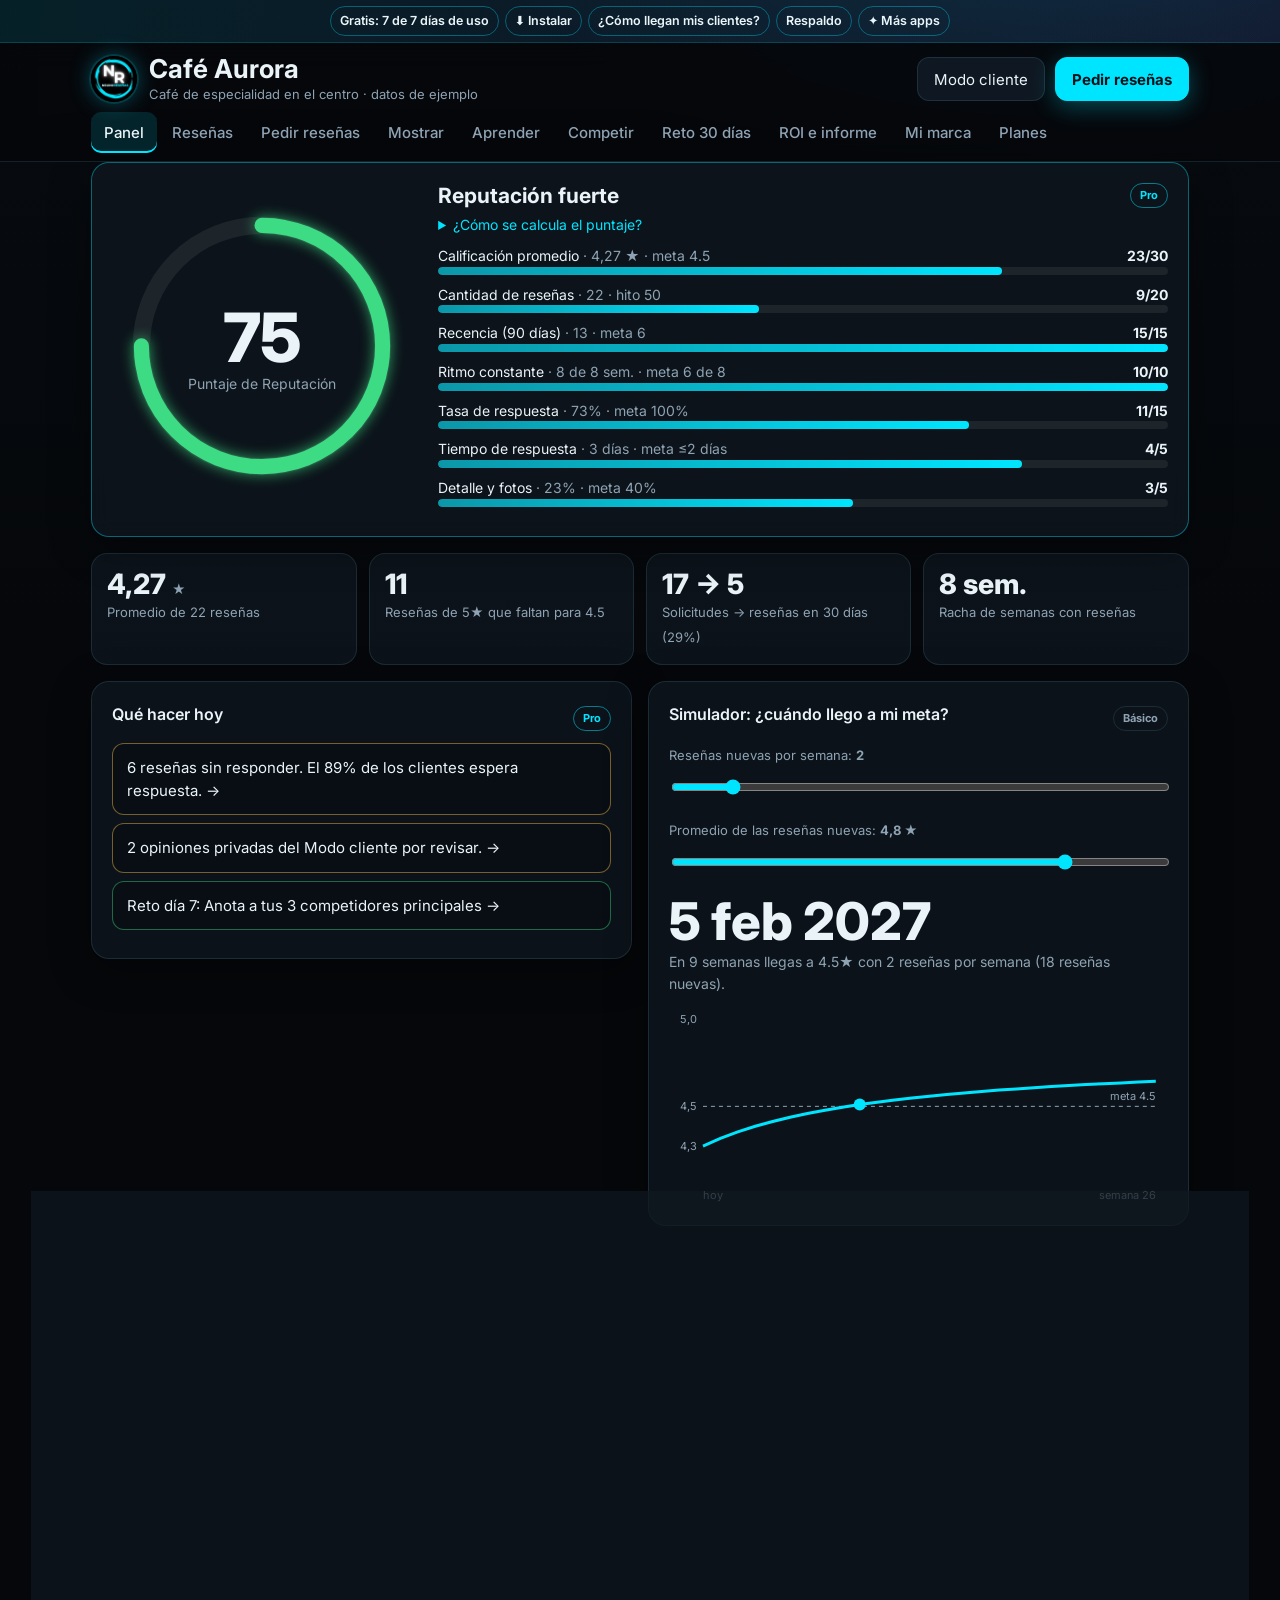
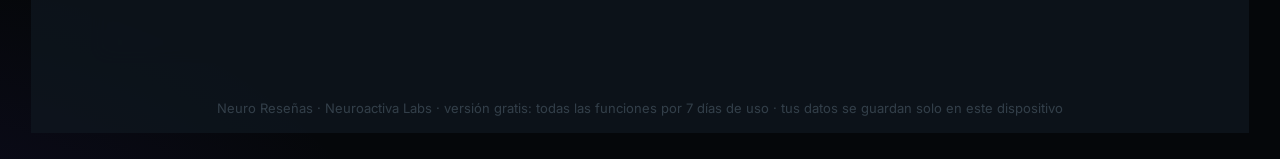
<file: neuroresenas/index.html>
<!DOCTYPE html>
<html lang="es">
<head>
<meta charset="utf-8">
<meta name="viewport" content="width=device-width,initial-scale=1">
<meta name="theme-color" content="#05070a">
<title>Neuro Reseñas</title>
<meta name="description" content="Más reseñas reales en Google con QR, Modo cliente y Puntaje de Reputación.">
<meta property="og:title" content="Neuro Reseñas">
<meta property="og:description" content="Más reseñas reales en Google con QR, Modo cliente y Puntaje de Reputación.">
<meta property="og:url" content="https://neuroresenas.pages.dev/">
<meta property="og:type" content="website">
<link rel="canonical" href="https://neuroresenas.pages.dev/">
<script>document.documentElement.classList.add('js')</script>
<style>.js #resumen-app{display:none!important}</style>
<link rel="preconnect" href="https://fonts.googleapis.com">
<link href="https://fonts.googleapis.com/css2?family=Inter:wght@400;500;600;700;800&display=swap" rel="stylesheet">
<script>/* qrcode-generator 1.4.4, MIT, Kazuhiko Arase */
//---------------------------------------------------------------------
//
// QR Code Generator for JavaScript
//
// Copyright (c) 2009 Kazuhiko Arase
//
// URL: http://www.d-project.com/
//
// Licensed under the MIT license:
//  http://www.opensource.org/licenses/mit-license.php
//
// The word 'QR Code' is registered trademark of
// DENSO WAVE INCORPORATED
//  http://www.denso-wave.com/qrcode/faqpatent-e.html
//
//---------------------------------------------------------------------

var qrcode = function() {

  //---------------------------------------------------------------------
  // qrcode
  //---------------------------------------------------------------------

  /**
   * qrcode
   * @param typeNumber 1 to 40
   * @param errorCorrectionLevel 'L','M','Q','H'
   */
  var qrcode = function(typeNumber, errorCorrectionLevel) {

    var PAD0 = 0xEC;
    var PAD1 = 0x11;

    var _typeNumber = typeNumber;
    var _errorCorrectionLevel = QRErrorCorrectionLevel[errorCorrectionLevel];
    var _modules = null;
    var _moduleCount = 0;
    var _dataCache = null;
    var _dataList = [];

    var _this = {};

    var makeImpl = function(test, maskPattern) {

      _moduleCount = _typeNumber * 4 + 17;
      _modules = function(moduleCount) {
        var modules = new Array(moduleCount);
        for (var row = 0; row < moduleCount; row += 1) {
          modules[row] = new Array(moduleCount);
          for (var col = 0; col < moduleCount; col += 1) {
            modules[row][col] = null;
          }
        }
        return modules;
      }(_moduleCount);

      setupPositionProbePattern(0, 0);
      setupPositionProbePattern(_moduleCount - 7, 0);
      setupPositionProbePattern(0, _moduleCount - 7);
      setupPositionAdjustPattern();
      setupTimingPattern();
      setupTypeInfo(test, maskPattern);

      if (_typeNumber >= 7) {
        setupTypeNumber(test);
      }

      if (_dataCache == null) {
        _dataCache = createData(_typeNumber, _errorCorrectionLevel, _dataList);
      }

      mapData(_dataCache, maskPattern);
    };

    var setupPositionProbePattern = function(row, col) {

      for (var r = -1; r <= 7; r += 1) {

        if (row + r <= -1 || _moduleCount <= row + r) continue;

        for (var c = -1; c <= 7; c += 1) {

          if (col + c <= -1 || _moduleCount <= col + c) continue;

          if ( (0 <= r && r <= 6 && (c == 0 || c == 6) )
              || (0 <= c && c <= 6 && (r == 0 || r == 6) )
              || (2 <= r && r <= 4 && 2 <= c && c <= 4) ) {
            _modules[row + r][col + c] = true;
          } else {
            _modules[row + r][col + c] = false;
          }
        }
      }
    };

    var getBestMaskPattern = function() {

      var minLostPoint = 0;
      var pattern = 0;

      for (var i = 0; i < 8; i += 1) {

        makeImpl(true, i);

        var lostPoint = QRUtil.getLostPoint(_this);

        if (i == 0 || minLostPoint > lostPoint) {
          minLostPoint = lostPoint;
          pattern = i;
        }
      }

      return pattern;
    };

    var setupTimingPattern = function() {

      for (var r = 8; r < _moduleCount - 8; r += 1) {
        if (_modules[r][6] != null) {
          continue;
        }
        _modules[r][6] = (r % 2 == 0);
      }

      for (var c = 8; c < _moduleCount - 8; c += 1) {
        if (_modules[6][c] != null) {
          continue;
        }
        _modules[6][c] = (c % 2 == 0);
      }
    };

    var setupPositionAdjustPattern = function() {

      var pos = QRUtil.getPatternPosition(_typeNumber);

      for (var i = 0; i < pos.length; i += 1) {

        for (var j = 0; j < pos.length; j += 1) {

          var row = pos[i];
          var col = pos[j];

          if (_modules[row][col] != null) {
            continue;
          }

          for (var r = -2; r <= 2; r += 1) {

            for (var c = -2; c <= 2; c += 1) {

              if (r == -2 || r == 2 || c == -2 || c == 2
                  || (r == 0 && c == 0) ) {
                _modules[row + r][col + c] = true;
              } else {
                _modules[row + r][col + c] = false;
              }
            }
          }
        }
      }
    };

    var setupTypeNumber = function(test) {

      var bits = QRUtil.getBCHTypeNumber(_typeNumber);

      for (var i = 0; i < 18; i += 1) {
        var mod = (!test && ( (bits >> i) & 1) == 1);
        _modules[Math.floor(i / 3)][i % 3 + _moduleCount - 8 - 3] = mod;
      }

      for (var i = 0; i < 18; i += 1) {
        var mod = (!test && ( (bits >> i) & 1) == 1);
        _modules[i % 3 + _moduleCount - 8 - 3][Math.floor(i / 3)] = mod;
      }
    };

    var setupTypeInfo = function(test, maskPattern) {

      var data = (_errorCorrectionLevel << 3) | maskPattern;
      var bits = QRUtil.getBCHTypeInfo(data);

      // vertical
      for (var i = 0; i < 15; i += 1) {

        var mod = (!test && ( (bits >> i) & 1) == 1);

        if (i < 6) {
          _modules[i][8] = mod;
        } else if (i < 8) {
          _modules[i + 1][8] = mod;
        } else {
          _modules[_moduleCount - 15 + i][8] = mod;
        }
      }

      // horizontal
      for (var i = 0; i < 15; i += 1) {

        var mod = (!test && ( (bits >> i) & 1) == 1);

        if (i < 8) {
          _modules[8][_moduleCount - i - 1] = mod;
        } else if (i < 9) {
          _modules[8][15 - i - 1 + 1] = mod;
        } else {
          _modules[8][15 - i - 1] = mod;
        }
      }

      // fixed module
      _modules[_moduleCount - 8][8] = (!test);
    };

    var mapData = function(data, maskPattern) {

      var inc = -1;
      var row = _moduleCount - 1;
      var bitIndex = 7;
      var byteIndex = 0;
      var maskFunc = QRUtil.getMaskFunction(maskPattern);

      for (var col = _moduleCount - 1; col > 0; col -= 2) {

        if (col == 6) col -= 1;

        while (true) {

          for (var c = 0; c < 2; c += 1) {

            if (_modules[row][col - c] == null) {

              var dark = false;

              if (byteIndex < data.length) {
                dark = ( ( (data[byteIndex] >>> bitIndex) & 1) == 1);
              }

              var mask = maskFunc(row, col - c);

              if (mask) {
                dark = !dark;
              }

              _modules[row][col - c] = dark;
              bitIndex -= 1;

              if (bitIndex == -1) {
                byteIndex += 1;
                bitIndex = 7;
              }
            }
          }

          row += inc;

          if (row < 0 || _moduleCount <= row) {
            row -= inc;
            inc = -inc;
            break;
          }
        }
      }
    };

    var createBytes = function(buffer, rsBlocks) {

      var offset = 0;

      var maxDcCount = 0;
      var maxEcCount = 0;

      var dcdata = new Array(rsBlocks.length);
      var ecdata = new Array(rsBlocks.length);

      for (var r = 0; r < rsBlocks.length; r += 1) {

        var dcCount = rsBlocks[r].dataCount;
        var ecCount = rsBlocks[r].totalCount - dcCount;

        maxDcCount = Math.max(maxDcCount, dcCount);
        maxEcCount = Math.max(maxEcCount, ecCount);

        dcdata[r] = new Array(dcCount);

        for (var i = 0; i < dcdata[r].length; i += 1) {
          dcdata[r][i] = 0xff & buffer.getBuffer()[i + offset];
        }
        offset += dcCount;

        var rsPoly = QRUtil.getErrorCorrectPolynomial(ecCount);
        var rawPoly = qrPolynomial(dcdata[r], rsPoly.getLength() - 1);

        var modPoly = rawPoly.mod(rsPoly);
        ecdata[r] = new Array(rsPoly.getLength() - 1);
        for (var i = 0; i < ecdata[r].length; i += 1) {
          var modIndex = i + modPoly.getLength() - ecdata[r].length;
          ecdata[r][i] = (modIndex >= 0)? modPoly.getAt(modIndex) : 0;
        }
      }

      var totalCodeCount = 0;
      for (var i = 0; i < rsBlocks.length; i += 1) {
        totalCodeCount += rsBlocks[i].totalCount;
      }

      var data = new Array(totalCodeCount);
      var index = 0;

      for (var i = 0; i < maxDcCount; i += 1) {
        for (var r = 0; r < rsBlocks.length; r += 1) {
          if (i < dcdata[r].length) {
            data[index] = dcdata[r][i];
            index += 1;
          }
        }
      }

      for (var i = 0; i < maxEcCount; i += 1) {
        for (var r = 0; r < rsBlocks.length; r += 1) {
          if (i < ecdata[r].length) {
            data[index] = ecdata[r][i];
            index += 1;
          }
        }
      }

      return data;
    };

    var createData = function(typeNumber, errorCorrectionLevel, dataList) {

      var rsBlocks = QRRSBlock.getRSBlocks(typeNumber, errorCorrectionLevel);

      var buffer = qrBitBuffer();

      for (var i = 0; i < dataList.length; i += 1) {
        var data = dataList[i];
        buffer.put(data.getMode(), 4);
        buffer.put(data.getLength(), QRUtil.getLengthInBits(data.getMode(), typeNumber) );
        data.write(buffer);
      }

      // calc num max data.
      var totalDataCount = 0;
      for (var i = 0; i < rsBlocks.length; i += 1) {
        totalDataCount += rsBlocks[i].dataCount;
      }

      if (buffer.getLengthInBits() > totalDataCount * 8) {
        throw 'code length overflow. ('
          + buffer.getLengthInBits()
          + '>'
          + totalDataCount * 8
          + ')';
      }

      // end code
      if (buffer.getLengthInBits() + 4 <= totalDataCount * 8) {
        buffer.put(0, 4);
      }

      // padding
      while (buffer.getLengthInBits() % 8 != 0) {
        buffer.putBit(false);
      }

      // padding
      while (true) {

        if (buffer.getLengthInBits() >= totalDataCount * 8) {
          break;
        }
        buffer.put(PAD0, 8);

        if (buffer.getLengthInBits() >= totalDataCount * 8) {
          break;
        }
        buffer.put(PAD1, 8);
      }

      return createBytes(buffer, rsBlocks);
    };

    _this.addData = function(data, mode) {

      mode = mode || 'Byte';

      var newData = null;

      switch(mode) {
      case 'Numeric' :
        newData = qrNumber(data);
        break;
      case 'Alphanumeric' :
        newData = qrAlphaNum(data);
        break;
      case 'Byte' :
        newData = qr8BitByte(data);
        break;
      case 'Kanji' :
        newData = qrKanji(data);
        break;
      default :
        throw 'mode:' + mode;
      }

      _dataList.push(newData);
      _dataCache = null;
    };

    _this.isDark = function(row, col) {
      if (row < 0 || _moduleCount <= row || col < 0 || _moduleCount <= col) {
        throw row + ',' + col;
      }
      return _modules[row][col];
    };

    _this.getModuleCount = function() {
      return _moduleCount;
    };

    _this.make = function() {
      if (_typeNumber < 1) {
        var typeNumber = 1;

        for (; typeNumber < 40; typeNumber++) {
          var rsBlocks = QRRSBlock.getRSBlocks(typeNumber, _errorCorrectionLevel);
          var buffer = qrBitBuffer();

          for (var i = 0; i < _dataList.length; i++) {
            var data = _dataList[i];
            buffer.put(data.getMode(), 4);
            buffer.put(data.getLength(), QRUtil.getLengthInBits(data.getMode(), typeNumber) );
            data.write(buffer);
          }

          var totalDataCount = 0;
          for (var i = 0; i < rsBlocks.length; i++) {
            totalDataCount += rsBlocks[i].dataCount;
          }

          if (buffer.getLengthInBits() <= totalDataCount * 8) {
            break;
          }
        }

        _typeNumber = typeNumber;
      }

      makeImpl(false, getBestMaskPattern() );
    };

    _this.createTableTag = function(cellSize, margin) {

      cellSize = cellSize || 2;
      margin = (typeof margin == 'undefined')? cellSize * 4 : margin;

      var qrHtml = '';

      qrHtml += '<table style="';
      qrHtml += ' border-width: 0px; border-style: none;';
      qrHtml += ' border-collapse: collapse;';
      qrHtml += ' padding: 0px; margin: ' + margin + 'px;';
      qrHtml += '">';
      qrHtml += '<tbody>';

      for (var r = 0; r < _this.getModuleCount(); r += 1) {

        qrHtml += '<tr>';

        for (var c = 0; c < _this.getModuleCount(); c += 1) {
          qrHtml += '<td style="';
          qrHtml += ' border-width: 0px; border-style: none;';
          qrHtml += ' border-collapse: collapse;';
          qrHtml += ' padding: 0px; margin: 0px;';
          qrHtml += ' width: ' + cellSize + 'px;';
          qrHtml += ' height: ' + cellSize + 'px;';
          qrHtml += ' background-color: ';
          qrHtml += _this.isDark(r, c)? '#000000' : '#ffffff';
          qrHtml += ';';
          qrHtml += '"/>';
        }

        qrHtml += '</tr>';
      }

      qrHtml += '</tbody>';
      qrHtml += '</table>';

      return qrHtml;
    };

    _this.createSvgTag = function(cellSize, margin, alt, title) {

      var opts = {};
      if (typeof arguments[0] == 'object') {
        // Called by options.
        opts = arguments[0];
        // overwrite cellSize and margin.
        cellSize = opts.cellSize;
        margin = opts.margin;
        alt = opts.alt;
        title = opts.title;
      }

      cellSize = cellSize || 2;
      margin = (typeof margin == 'undefined')? cellSize * 4 : margin;

      // Compose alt property surrogate
      alt = (typeof alt === 'string') ? {text: alt} : alt || {};
      alt.text = alt.text || null;
      alt.id = (alt.text) ? alt.id || 'qrcode-description' : null;

      // Compose title property surrogate
      title = (typeof title === 'string') ? {text: title} : title || {};
      title.text = title.text || null;
      title.id = (title.text) ? title.id || 'qrcode-title' : null;

      var size = _this.getModuleCount() * cellSize + margin * 2;
      var c, mc, r, mr, qrSvg='', rect;

      rect = 'l' + cellSize + ',0 0,' + cellSize +
        ' -' + cellSize + ',0 0,-' + cellSize + 'z ';

      qrSvg += '<svg version="1.1" xmlns="http://www.w3.org/2000/svg"';
      qrSvg += !opts.scalable ? ' width="' + size + 'px" height="' + size + 'px"' : '';
      qrSvg += ' viewBox="0 0 ' + size + ' ' + size + '" ';
      qrSvg += ' preserveAspectRatio="xMinYMin meet"';
      qrSvg += (title.text || alt.text) ? ' role="img" aria-labelledby="' +
          escapeXml([title.id, alt.id].join(' ').trim() ) + '"' : '';
      qrSvg += '>';
      qrSvg += (title.text) ? '<title id="' + escapeXml(title.id) + '">' +
          escapeXml(title.text) + '</title>' : '';
      qrSvg += (alt.text) ? '<description id="' + escapeXml(alt.id) + '">' +
          escapeXml(alt.text) + '</description>' : '';
      qrSvg += '<rect width="100%" height="100%" fill="white" cx="0" cy="0"/>';
      qrSvg += '<path d="';

      for (r = 0; r < _this.getModuleCount(); r += 1) {
        mr = r * cellSize + margin;
        for (c = 0; c < _this.getModuleCount(); c += 1) {
          if (_this.isDark(r, c) ) {
            mc = c*cellSize+margin;
            qrSvg += 'M' + mc + ',' + mr + rect;
          }
        }
      }

      qrSvg += '" stroke="transparent" fill="black"/>';
      qrSvg += '</svg>';

      return qrSvg;
    };

    _this.createDataURL = function(cellSize, margin) {

      cellSize = cellSize || 2;
      margin = (typeof margin == 'undefined')? cellSize * 4 : margin;

      var size = _this.getModuleCount() * cellSize + margin * 2;
      var min = margin;
      var max = size - margin;

      return createDataURL(size, size, function(x, y) {
        if (min <= x && x < max && min <= y && y < max) {
          var c = Math.floor( (x - min) / cellSize);
          var r = Math.floor( (y - min) / cellSize);
          return _this.isDark(r, c)? 0 : 1;
        } else {
          return 1;
        }
      } );
    };

    _this.createImgTag = function(cellSize, margin, alt) {

      cellSize = cellSize || 2;
      margin = (typeof margin == 'undefined')? cellSize * 4 : margin;

      var size = _this.getModuleCount() * cellSize + margin * 2;

      var img = '';
      img += '<img';
      img += '\u0020src="';
      img += _this.createDataURL(cellSize, margin);
      img += '"';
      img += '\u0020width="';
      img += size;
      img += '"';
      img += '\u0020height="';
      img += size;
      img += '"';
      if (alt) {
        img += '\u0020alt="';
        img += escapeXml(alt);
        img += '"';
      }
      img += '/>';

      return img;
    };

    var escapeXml = function(s) {
      var escaped = '';
      for (var i = 0; i < s.length; i += 1) {
        var c = s.charAt(i);
        switch(c) {
        case '<': escaped += '&lt;'; break;
        case '>': escaped += '&gt;'; break;
        case '&': escaped += '&amp;'; break;
        case '"': escaped += '&quot;'; break;
        default : escaped += c; break;
        }
      }
      return escaped;
    };

    var _createHalfASCII = function(margin) {
      var cellSize = 1;
      margin = (typeof margin == 'undefined')? cellSize * 2 : margin;

      var size = _this.getModuleCount() * cellSize + margin * 2;
      var min = margin;
      var max = size - margin;

      var y, x, r1, r2, p;

      var blocks = {
        '██': '█',
        '█ ': '▀',
        ' █': '▄',
        '  ': ' '
      };

      var blocksLastLineNoMargin = {
        '██': '▀',
        '█ ': '▀',
        ' █': ' ',
        '  ': ' '
      };

      var ascii = '';
      for (y = 0; y < size; y += 2) {
        r1 = Math.floor((y - min) / cellSize);
        r2 = Math.floor((y + 1 - min) / cellSize);
        for (x = 0; x < size; x += 1) {
          p = '█';

          if (min <= x && x < max && min <= y && y < max && _this.isDark(r1, Math.floor((x - min) / cellSize))) {
            p = ' ';
          }

          if (min <= x && x < max && min <= y+1 && y+1 < max && _this.isDark(r2, Math.floor((x - min) / cellSize))) {
            p += ' ';
          }
          else {
            p += '█';
          }

          // Output 2 characters per pixel, to create full square. 1 character per pixels gives only half width of square.
          ascii += (margin < 1 && y+1 >= max) ? blocksLastLineNoMargin[p] : blocks[p];
        }

        ascii += '\n';
      }

      if (size % 2 && margin > 0) {
        return ascii.substring(0, ascii.length - size - 1) + Array(size+1).join('▀');
      }

      return ascii.substring(0, ascii.length-1);
    };

    _this.createASCII = function(cellSize, margin) {
      cellSize = cellSize || 1;

      if (cellSize < 2) {
        return _createHalfASCII(margin);
      }

      cellSize -= 1;
      margin = (typeof margin == 'undefined')? cellSize * 2 : margin;

      var size = _this.getModuleCount() * cellSize + margin * 2;
      var min = margin;
      var max = size - margin;

      var y, x, r, p;

      var white = Array(cellSize+1).join('██');
      var black = Array(cellSize+1).join('  ');

      var ascii = '';
      var line = '';
      for (y = 0; y < size; y += 1) {
        r = Math.floor( (y - min) / cellSize);
        line = '';
        for (x = 0; x < size; x += 1) {
          p = 1;

          if (min <= x && x < max && min <= y && y < max && _this.isDark(r, Math.floor((x - min) / cellSize))) {
            p = 0;
          }

          // Output 2 characters per pixel, to create full square. 1 character per pixels gives only half width of square.
          line += p ? white : black;
        }

        for (r = 0; r < cellSize; r += 1) {
          ascii += line + '\n';
        }
      }

      return ascii.substring(0, ascii.length-1);
    };

    _this.renderTo2dContext = function(context, cellSize) {
      cellSize = cellSize || 2;
      var length = _this.getModuleCount();
      for (var row = 0; row < length; row++) {
        for (var col = 0; col < length; col++) {
          context.fillStyle = _this.isDark(row, col) ? 'black' : 'white';
          context.fillRect(row * cellSize, col * cellSize, cellSize, cellSize);
        }
      }
    }

    return _this;
  };

  //---------------------------------------------------------------------
  // qrcode.stringToBytes
  //---------------------------------------------------------------------

  qrcode.stringToBytesFuncs = {
    'default' : function(s) {
      var bytes = [];
      for (var i = 0; i < s.length; i += 1) {
        var c = s.charCodeAt(i);
        bytes.push(c & 0xff);
      }
      return bytes;
    }
  };

  qrcode.stringToBytes = qrcode.stringToBytesFuncs['default'];

  //---------------------------------------------------------------------
  // qrcode.createStringToBytes
  //---------------------------------------------------------------------

  /**
   * @param unicodeData base64 string of byte array.
   * [16bit Unicode],[16bit Bytes], ...
   * @param numChars
   */
  qrcode.createStringToBytes = function(unicodeData, numChars) {

    // create conversion map.

    var unicodeMap = function() {

      var bin = base64DecodeInputStream(unicodeData);
      var read = function() {
        var b = bin.read();
        if (b == -1) throw 'eof';
        return b;
      };

      var count = 0;
      var unicodeMap = {};
      while (true) {
        var b0 = bin.read();
        if (b0 == -1) break;
        var b1 = read();
        var b2 = read();
        var b3 = read();
        var k = String.fromCharCode( (b0 << 8) | b1);
        var v = (b2 << 8) | b3;
        unicodeMap[k] = v;
        count += 1;
      }
      if (count != numChars) {
        throw count + ' != ' + numChars;
      }

      return unicodeMap;
    }();

    var unknownChar = '?'.charCodeAt(0);

    return function(s) {
      var bytes = [];
      for (var i = 0; i < s.length; i += 1) {
        var c = s.charCodeAt(i);
        if (c < 128) {
          bytes.push(c);
        } else {
          var b = unicodeMap[s.charAt(i)];
          if (typeof b == 'number') {
            if ( (b & 0xff) == b) {
              // 1byte
              bytes.push(b);
            } else {
              // 2bytes
              bytes.push(b >>> 8);
              bytes.push(b & 0xff);
            }
          } else {
            bytes.push(unknownChar);
          }
        }
      }
      return bytes;
    };
  };

  //---------------------------------------------------------------------
  // QRMode
  //---------------------------------------------------------------------

  var QRMode = {
    MODE_NUMBER :    1 << 0,
    MODE_ALPHA_NUM : 1 << 1,
    MODE_8BIT_BYTE : 1 << 2,
    MODE_KANJI :     1 << 3
  };

  //---------------------------------------------------------------------
  // QRErrorCorrectionLevel
  //---------------------------------------------------------------------

  var QRErrorCorrectionLevel = {
    L : 1,
    M : 0,
    Q : 3,
    H : 2
  };

  //---------------------------------------------------------------------
  // QRMaskPattern
  //---------------------------------------------------------------------

  var QRMaskPattern = {
    PATTERN000 : 0,
    PATTERN001 : 1,
    PATTERN010 : 2,
    PATTERN011 : 3,
    PATTERN100 : 4,
    PATTERN101 : 5,
    PATTERN110 : 6,
    PATTERN111 : 7
  };

  //---------------------------------------------------------------------
  // QRUtil
  //---------------------------------------------------------------------

  var QRUtil = function() {

    var PATTERN_POSITION_TABLE = [
      [],
      [6, 18],
      [6, 22],
      [6, 26],
      [6, 30],
      [6, 34],
      [6, 22, 38],
      [6, 24, 42],
      [6, 26, 46],
      [6, 28, 50],
      [6, 30, 54],
      [6, 32, 58],
      [6, 34, 62],
      [6, 26, 46, 66],
      [6, 26, 48, 70],
      [6, 26, 50, 74],
      [6, 30, 54, 78],
      [6, 30, 56, 82],
      [6, 30, 58, 86],
      [6, 34, 62, 90],
      [6, 28, 50, 72, 94],
      [6, 26, 50, 74, 98],
      [6, 30, 54, 78, 102],
      [6, 28, 54, 80, 106],
      [6, 32, 58, 84, 110],
      [6, 30, 58, 86, 114],
      [6, 34, 62, 90, 118],
      [6, 26, 50, 74, 98, 122],
      [6, 30, 54, 78, 102, 126],
      [6, 26, 52, 78, 104, 130],
      [6, 30, 56, 82, 108, 134],
      [6, 34, 60, 86, 112, 138],
      [6, 30, 58, 86, 114, 142],
      [6, 34, 62, 90, 118, 146],
      [6, 30, 54, 78, 102, 126, 150],
      [6, 24, 50, 76, 102, 128, 154],
      [6, 28, 54, 80, 106, 132, 158],
      [6, 32, 58, 84, 110, 136, 162],
      [6, 26, 54, 82, 110, 138, 166],
      [6, 30, 58, 86, 114, 142, 170]
    ];
    var G15 = (1 << 10) | (1 << 8) | (1 << 5) | (1 << 4) | (1 << 2) | (1 << 1) | (1 << 0);
    var G18 = (1 << 12) | (1 << 11) | (1 << 10) | (1 << 9) | (1 << 8) | (1 << 5) | (1 << 2) | (1 << 0);
    var G15_MASK = (1 << 14) | (1 << 12) | (1 << 10) | (1 << 4) | (1 << 1);

    var _this = {};

    var getBCHDigit = function(data) {
      var digit = 0;
      while (data != 0) {
        digit += 1;
        data >>>= 1;
      }
      return digit;
    };

    _this.getBCHTypeInfo = function(data) {
      var d = data << 10;
      while (getBCHDigit(d) - getBCHDigit(G15) >= 0) {
        d ^= (G15 << (getBCHDigit(d) - getBCHDigit(G15) ) );
      }
      return ( (data << 10) | d) ^ G15_MASK;
    };

    _this.getBCHTypeNumber = function(data) {
      var d = data << 12;
      while (getBCHDigit(d) - getBCHDigit(G18) >= 0) {
        d ^= (G18 << (getBCHDigit(d) - getBCHDigit(G18) ) );
      }
      return (data << 12) | d;
    };

    _this.getPatternPosition = function(typeNumber) {
      return PATTERN_POSITION_TABLE[typeNumber - 1];
    };

    _this.getMaskFunction = function(maskPattern) {

      switch (maskPattern) {

      case QRMaskPattern.PATTERN000 :
        return function(i, j) { return (i + j) % 2 == 0; };
      case QRMaskPattern.PATTERN001 :
        return function(i, j) { return i % 2 == 0; };
      case QRMaskPattern.PATTERN010 :
        return function(i, j) { return j % 3 == 0; };
      case QRMaskPattern.PATTERN011 :
        return function(i, j) { return (i + j) % 3 == 0; };
      case QRMaskPattern.PATTERN100 :
        return function(i, j) { return (Math.floor(i / 2) + Math.floor(j / 3) ) % 2 == 0; };
      case QRMaskPattern.PATTERN101 :
        return function(i, j) { return (i * j) % 2 + (i * j) % 3 == 0; };
      case QRMaskPattern.PATTERN110 :
        return function(i, j) { return ( (i * j) % 2 + (i * j) % 3) % 2 == 0; };
      case QRMaskPattern.PATTERN111 :
        return function(i, j) { return ( (i * j) % 3 + (i + j) % 2) % 2 == 0; };

      default :
        throw 'bad maskPattern:' + maskPattern;
      }
    };

    _this.getErrorCorrectPolynomial = function(errorCorrectLength) {
      var a = qrPolynomial([1], 0);
      for (var i = 0; i < errorCorrectLength; i += 1) {
        a = a.multiply(qrPolynomial([1, QRMath.gexp(i)], 0) );
      }
      return a;
    };

    _this.getLengthInBits = function(mode, type) {

      if (1 <= type && type < 10) {

        // 1 - 9

        switch(mode) {
        case QRMode.MODE_NUMBER    : return 10;
        case QRMode.MODE_ALPHA_NUM : return 9;
        case QRMode.MODE_8BIT_BYTE : return 8;
        case QRMode.MODE_KANJI     : return 8;
        default :
          throw 'mode:' + mode;
        }

      } else if (type < 27) {

        // 10 - 26

        switch(mode) {
        case QRMode.MODE_NUMBER    : return 12;
        case QRMode.MODE_ALPHA_NUM : return 11;
        case QRMode.MODE_8BIT_BYTE : return 16;
        case QRMode.MODE_KANJI     : return 10;
        default :
          throw 'mode:' + mode;
        }

      } else if (type < 41) {

        // 27 - 40

        switch(mode) {
        case QRMode.MODE_NUMBER    : return 14;
        case QRMode.MODE_ALPHA_NUM : return 13;
        case QRMode.MODE_8BIT_BYTE : return 16;
        case QRMode.MODE_KANJI     : return 12;
        default :
          throw 'mode:' + mode;
        }

      } else {
        throw 'type:' + type;
      }
    };

    _this.getLostPoint = function(qrcode) {

      var moduleCount = qrcode.getModuleCount();

      var lostPoint = 0;

      // LEVEL1

      for (var row = 0; row < moduleCount; row += 1) {
        for (var col = 0; col < moduleCount; col += 1) {

          var sameCount = 0;
          var dark = qrcode.isDark(row, col);

          for (var r = -1; r <= 1; r += 1) {

            if (row + r < 0 || moduleCount <= row + r) {
              continue;
            }

            for (var c = -1; c <= 1; c += 1) {

              if (col + c < 0 || moduleCount <= col + c) {
                continue;
              }

              if (r == 0 && c == 0) {
                continue;
              }

              if (dark == qrcode.isDark(row + r, col + c) ) {
                sameCount += 1;
              }
            }
          }

          if (sameCount > 5) {
            lostPoint += (3 + sameCount - 5);
          }
        }
      };

      // LEVEL2

      for (var row = 0; row < moduleCount - 1; row += 1) {
        for (var col = 0; col < moduleCount - 1; col += 1) {
          var count = 0;
          if (qrcode.isDark(row, col) ) count += 1;
          if (qrcode.isDark(row + 1, col) ) count += 1;
          if (qrcode.isDark(row, col + 1) ) count += 1;
          if (qrcode.isDark(row + 1, col + 1) ) count += 1;
          if (count == 0 || count == 4) {
            lostPoint += 3;
          }
        }
      }

      // LEVEL3

      for (var row = 0; row < moduleCount; row += 1) {
        for (var col = 0; col < moduleCount - 6; col += 1) {
          if (qrcode.isDark(row, col)
              && !qrcode.isDark(row, col + 1)
              &&  qrcode.isDark(row, col + 2)
              &&  qrcode.isDark(row, col + 3)
              &&  qrcode.isDark(row, col + 4)
              && !qrcode.isDark(row, col + 5)
              &&  qrcode.isDark(row, col + 6) ) {
            lostPoint += 40;
          }
        }
      }

      for (var col = 0; col < moduleCount; col += 1) {
        for (var row = 0; row < moduleCount - 6; row += 1) {
          if (qrcode.isDark(row, col)
              && !qrcode.isDark(row + 1, col)
              &&  qrcode.isDark(row + 2, col)
              &&  qrcode.isDark(row + 3, col)
              &&  qrcode.isDark(row + 4, col)
              && !qrcode.isDark(row + 5, col)
              &&  qrcode.isDark(row + 6, col) ) {
            lostPoint += 40;
          }
        }
      }

      // LEVEL4

      var darkCount = 0;

      for (var col = 0; col < moduleCount; col += 1) {
        for (var row = 0; row < moduleCount; row += 1) {
          if (qrcode.isDark(row, col) ) {
            darkCount += 1;
          }
        }
      }

      var ratio = Math.abs(100 * darkCount / moduleCount / moduleCount - 50) / 5;
      lostPoint += ratio * 10;

      return lostPoint;
    };

    return _this;
  }();

  //---------------------------------------------------------------------
  // QRMath
  //---------------------------------------------------------------------

  var QRMath = function() {

    var EXP_TABLE = new Array(256);
    var LOG_TABLE = new Array(256);

    // initialize tables
    for (var i = 0; i < 8; i += 1) {
      EXP_TABLE[i] = 1 << i;
    }
    for (var i = 8; i < 256; i += 1) {
      EXP_TABLE[i] = EXP_TABLE[i - 4]
        ^ EXP_TABLE[i - 5]
        ^ EXP_TABLE[i - 6]
        ^ EXP_TABLE[i - 8];
    }
    for (var i = 0; i < 255; i += 1) {
      LOG_TABLE[EXP_TABLE[i] ] = i;
    }

    var _this = {};

    _this.glog = function(n) {

      if (n < 1) {
        throw 'glog(' + n + ')';
      }

      return LOG_TABLE[n];
    };

    _this.gexp = function(n) {

      while (n < 0) {
        n += 255;
      }

      while (n >= 256) {
        n -= 255;
      }

      return EXP_TABLE[n];
    };

    return _this;
  }();

  //---------------------------------------------------------------------
  // qrPolynomial
  //---------------------------------------------------------------------

  function qrPolynomial(num, shift) {

    if (typeof num.length == 'undefined') {
      throw num.length + '/' + shift;
    }

    var _num = function() {
      var offset = 0;
      while (offset < num.length && num[offset] == 0) {
        offset += 1;
      }
      var _num = new Array(num.length - offset + shift);
      for (var i = 0; i < num.length - offset; i += 1) {
        _num[i] = num[i + offset];
      }
      return _num;
    }();

    var _this = {};

    _this.getAt = function(index) {
      return _num[index];
    };

    _this.getLength = function() {
      return _num.length;
    };

    _this.multiply = function(e) {

      var num = new Array(_this.getLength() + e.getLength() - 1);

      for (var i = 0; i < _this.getLength(); i += 1) {
        for (var j = 0; j < e.getLength(); j += 1) {
          num[i + j] ^= QRMath.gexp(QRMath.glog(_this.getAt(i) ) + QRMath.glog(e.getAt(j) ) );
        }
      }

      return qrPolynomial(num, 0);
    };

    _this.mod = function(e) {

      if (_this.getLength() - e.getLength() < 0) {
        return _this;
      }

      var ratio = QRMath.glog(_this.getAt(0) ) - QRMath.glog(e.getAt(0) );

      var num = new Array(_this.getLength() );
      for (var i = 0; i < _this.getLength(); i += 1) {
        num[i] = _this.getAt(i);
      }

      for (var i = 0; i < e.getLength(); i += 1) {
        num[i] ^= QRMath.gexp(QRMath.glog(e.getAt(i) ) + ratio);
      }

      // recursive call
      return qrPolynomial(num, 0).mod(e);
    };

    return _this;
  };

  //---------------------------------------------------------------------
  // QRRSBlock
  //---------------------------------------------------------------------

  var QRRSBlock = function() {

    var RS_BLOCK_TABLE = [

      // L
      // M
      // Q
      // H

      // 1
      [1, 26, 19],
      [1, 26, 16],
      [1, 26, 13],
      [1, 26, 9],

      // 2
      [1, 44, 34],
      [1, 44, 28],
      [1, 44, 22],
      [1, 44, 16],

      // 3
      [1, 70, 55],
      [1, 70, 44],
      [2, 35, 17],
      [2, 35, 13],

      // 4
      [1, 100, 80],
      [2, 50, 32],
      [2, 50, 24],
      [4, 25, 9],

      // 5
      [1, 134, 108],
      [2, 67, 43],
      [2, 33, 15, 2, 34, 16],
      [2, 33, 11, 2, 34, 12],

      // 6
      [2, 86, 68],
      [4, 43, 27],
      [4, 43, 19],
      [4, 43, 15],

      // 7
      [2, 98, 78],
      [4, 49, 31],
      [2, 32, 14, 4, 33, 15],
      [4, 39, 13, 1, 40, 14],

      // 8
      [2, 121, 97],
      [2, 60, 38, 2, 61, 39],
      [4, 40, 18, 2, 41, 19],
      [4, 40, 14, 2, 41, 15],

      // 9
      [2, 146, 116],
      [3, 58, 36, 2, 59, 37],
      [4, 36, 16, 4, 37, 17],
      [4, 36, 12, 4, 37, 13],

      // 10
      [2, 86, 68, 2, 87, 69],
      [4, 69, 43, 1, 70, 44],
      [6, 43, 19, 2, 44, 20],
      [6, 43, 15, 2, 44, 16],

      // 11
      [4, 101, 81],
      [1, 80, 50, 4, 81, 51],
      [4, 50, 22, 4, 51, 23],
      [3, 36, 12, 8, 37, 13],

      // 12
      [2, 116, 92, 2, 117, 93],
      [6, 58, 36, 2, 59, 37],
      [4, 46, 20, 6, 47, 21],
      [7, 42, 14, 4, 43, 15],

      // 13
      [4, 133, 107],
      [8, 59, 37, 1, 60, 38],
      [8, 44, 20, 4, 45, 21],
      [12, 33, 11, 4, 34, 12],

      // 14
      [3, 145, 115, 1, 146, 116],
      [4, 64, 40, 5, 65, 41],
      [11, 36, 16, 5, 37, 17],
      [11, 36, 12, 5, 37, 13],

      // 15
      [5, 109, 87, 1, 110, 88],
      [5, 65, 41, 5, 66, 42],
      [5, 54, 24, 7, 55, 25],
      [11, 36, 12, 7, 37, 13],

      // 16
      [5, 122, 98, 1, 123, 99],
      [7, 73, 45, 3, 74, 46],
      [15, 43, 19, 2, 44, 20],
      [3, 45, 15, 13, 46, 16],

      // 17
      [1, 135, 107, 5, 136, 108],
      [10, 74, 46, 1, 75, 47],
      [1, 50, 22, 15, 51, 23],
      [2, 42, 14, 17, 43, 15],

      // 18
      [5, 150, 120, 1, 151, 121],
      [9, 69, 43, 4, 70, 44],
      [17, 50, 22, 1, 51, 23],
      [2, 42, 14, 19, 43, 15],

      // 19
      [3, 141, 113, 4, 142, 114],
      [3, 70, 44, 11, 71, 45],
      [17, 47, 21, 4, 48, 22],
      [9, 39, 13, 16, 40, 14],

      // 20
      [3, 135, 107, 5, 136, 108],
      [3, 67, 41, 13, 68, 42],
      [15, 54, 24, 5, 55, 25],
      [15, 43, 15, 10, 44, 16],

      // 21
      [4, 144, 116, 4, 145, 117],
      [17, 68, 42],
      [17, 50, 22, 6, 51, 23],
      [19, 46, 16, 6, 47, 17],

      // 22
      [2, 139, 111, 7, 140, 112],
      [17, 74, 46],
      [7, 54, 24, 16, 55, 25],
      [34, 37, 13],

      // 23
      [4, 151, 121, 5, 152, 122],
      [4, 75, 47, 14, 76, 48],
      [11, 54, 24, 14, 55, 25],
      [16, 45, 15, 14, 46, 16],

      // 24
      [6, 147, 117, 4, 148, 118],
      [6, 73, 45, 14, 74, 46],
      [11, 54, 24, 16, 55, 25],
      [30, 46, 16, 2, 47, 17],

      // 25
      [8, 132, 106, 4, 133, 107],
      [8, 75, 47, 13, 76, 48],
      [7, 54, 24, 22, 55, 25],
      [22, 45, 15, 13, 46, 16],

      // 26
      [10, 142, 114, 2, 143, 115],
      [19, 74, 46, 4, 75, 47],
      [28, 50, 22, 6, 51, 23],
      [33, 46, 16, 4, 47, 17],

      // 27
      [8, 152, 122, 4, 153, 123],
      [22, 73, 45, 3, 74, 46],
      [8, 53, 23, 26, 54, 24],
      [12, 45, 15, 28, 46, 16],

      // 28
      [3, 147, 117, 10, 148, 118],
      [3, 73, 45, 23, 74, 46],
      [4, 54, 24, 31, 55, 25],
      [11, 45, 15, 31, 46, 16],

      // 29
      [7, 146, 116, 7, 147, 117],
      [21, 73, 45, 7, 74, 46],
      [1, 53, 23, 37, 54, 24],
      [19, 45, 15, 26, 46, 16],

      // 30
      [5, 145, 115, 10, 146, 116],
      [19, 75, 47, 10, 76, 48],
      [15, 54, 24, 25, 55, 25],
      [23, 45, 15, 25, 46, 16],

      // 31
      [13, 145, 115, 3, 146, 116],
      [2, 74, 46, 29, 75, 47],
      [42, 54, 24, 1, 55, 25],
      [23, 45, 15, 28, 46, 16],

      // 32
      [17, 145, 115],
      [10, 74, 46, 23, 75, 47],
      [10, 54, 24, 35, 55, 25],
      [19, 45, 15, 35, 46, 16],

      // 33
      [17, 145, 115, 1, 146, 116],
      [14, 74, 46, 21, 75, 47],
      [29, 54, 24, 19, 55, 25],
      [11, 45, 15, 46, 46, 16],

      // 34
      [13, 145, 115, 6, 146, 116],
      [14, 74, 46, 23, 75, 47],
      [44, 54, 24, 7, 55, 25],
      [59, 46, 16, 1, 47, 17],

      // 35
      [12, 151, 121, 7, 152, 122],
      [12, 75, 47, 26, 76, 48],
      [39, 54, 24, 14, 55, 25],
      [22, 45, 15, 41, 46, 16],

      // 36
      [6, 151, 121, 14, 152, 122],
      [6, 75, 47, 34, 76, 48],
      [46, 54, 24, 10, 55, 25],
      [2, 45, 15, 64, 46, 16],

      // 37
      [17, 152, 122, 4, 153, 123],
      [29, 74, 46, 14, 75, 47],
      [49, 54, 24, 10, 55, 25],
      [24, 45, 15, 46, 46, 16],

      // 38
      [4, 152, 122, 18, 153, 123],
      [13, 74, 46, 32, 75, 47],
      [48, 54, 24, 14, 55, 25],
      [42, 45, 15, 32, 46, 16],

      // 39
      [20, 147, 117, 4, 148, 118],
      [40, 75, 47, 7, 76, 48],
      [43, 54, 24, 22, 55, 25],
      [10, 45, 15, 67, 46, 16],

      // 40
      [19, 148, 118, 6, 149, 119],
      [18, 75, 47, 31, 76, 48],
      [34, 54, 24, 34, 55, 25],
      [20, 45, 15, 61, 46, 16]
    ];

    var qrRSBlock = function(totalCount, dataCount) {
      var _this = {};
      _this.totalCount = totalCount;
      _this.dataCount = dataCount;
      return _this;
    };

    var _this = {};

    var getRsBlockTable = function(typeNumber, errorCorrectionLevel) {

      switch(errorCorrectionLevel) {
      case QRErrorCorrectionLevel.L :
        return RS_BLOCK_TABLE[(typeNumber - 1) * 4 + 0];
      case QRErrorCorrectionLevel.M :
        return RS_BLOCK_TABLE[(typeNumber - 1) * 4 + 1];
      case QRErrorCorrectionLevel.Q :
        return RS_BLOCK_TABLE[(typeNumber - 1) * 4 + 2];
      case QRErrorCorrectionLevel.H :
        return RS_BLOCK_TABLE[(typeNumber - 1) * 4 + 3];
      default :
        return undefined;
      }
    };

    _this.getRSBlocks = function(typeNumber, errorCorrectionLevel) {

      var rsBlock = getRsBlockTable(typeNumber, errorCorrectionLevel);

      if (typeof rsBlock == 'undefined') {
        throw 'bad rs block @ typeNumber:' + typeNumber +
            '/errorCorrectionLevel:' + errorCorrectionLevel;
      }

      var length = rsBlock.length / 3;

      var list = [];

      for (var i = 0; i < length; i += 1) {

        var count = rsBlock[i * 3 + 0];
        var totalCount = rsBlock[i * 3 + 1];
        var dataCount = rsBlock[i * 3 + 2];

        for (var j = 0; j < count; j += 1) {
          list.push(qrRSBlock(totalCount, dataCount) );
        }
      }

      return list;
    };

    return _this;
  }();

  //---------------------------------------------------------------------
  // qrBitBuffer
  //---------------------------------------------------------------------

  var qrBitBuffer = function() {

    var _buffer = [];
    var _length = 0;

    var _this = {};

    _this.getBuffer = function() {
      return _buffer;
    };

    _this.getAt = function(index) {
      var bufIndex = Math.floor(index / 8);
      return ( (_buffer[bufIndex] >>> (7 - index % 8) ) & 1) == 1;
    };

    _this.put = function(num, length) {
      for (var i = 0; i < length; i += 1) {
        _this.putBit( ( (num >>> (length - i - 1) ) & 1) == 1);
      }
    };

    _this.getLengthInBits = function() {
      return _length;
    };

    _this.putBit = function(bit) {

      var bufIndex = Math.floor(_length / 8);
      if (_buffer.length <= bufIndex) {
        _buffer.push(0);
      }

      if (bit) {
        _buffer[bufIndex] |= (0x80 >>> (_length % 8) );
      }

      _length += 1;
    };

    return _this;
  };

  //---------------------------------------------------------------------
  // qrNumber
  //---------------------------------------------------------------------

  var qrNumber = function(data) {

    var _mode = QRMode.MODE_NUMBER;
    var _data = data;

    var _this = {};

    _this.getMode = function() {
      return _mode;
    };

    _this.getLength = function(buffer) {
      return _data.length;
    };

    _this.write = function(buffer) {

      var data = _data;

      var i = 0;

      while (i + 2 < data.length) {
        buffer.put(strToNum(data.substring(i, i + 3) ), 10);
        i += 3;
      }

      if (i < data.length) {
        if (data.length - i == 1) {
          buffer.put(strToNum(data.substring(i, i + 1) ), 4);
        } else if (data.length - i == 2) {
          buffer.put(strToNum(data.substring(i, i + 2) ), 7);
        }
      }
    };

    var strToNum = function(s) {
      var num = 0;
      for (var i = 0; i < s.length; i += 1) {
        num = num * 10 + chatToNum(s.charAt(i) );
      }
      return num;
    };

    var chatToNum = function(c) {
      if ('0' <= c && c <= '9') {
        return c.charCodeAt(0) - '0'.charCodeAt(0);
      }
      throw 'illegal char :' + c;
    };

    return _this;
  };

  //---------------------------------------------------------------------
  // qrAlphaNum
  //---------------------------------------------------------------------

  var qrAlphaNum = function(data) {

    var _mode = QRMode.MODE_ALPHA_NUM;
    var _data = data;

    var _this = {};

    _this.getMode = function() {
      return _mode;
    };

    _this.getLength = function(buffer) {
      return _data.length;
    };

    _this.write = function(buffer) {

      var s = _data;

      var i = 0;

      while (i + 1 < s.length) {
        buffer.put(
          getCode(s.charAt(i) ) * 45 +
          getCode(s.charAt(i + 1) ), 11);
        i += 2;
      }

      if (i < s.length) {
        buffer.put(getCode(s.charAt(i) ), 6);
      }
    };

    var getCode = function(c) {

      if ('0' <= c && c <= '9') {
        return c.charCodeAt(0) - '0'.charCodeAt(0);
      } else if ('A' <= c && c <= 'Z') {
        return c.charCodeAt(0) - 'A'.charCodeAt(0) + 10;
      } else {
        switch (c) {
        case ' ' : return 36;
        case '$' : return 37;
        case '%' : return 38;
        case '*' : return 39;
        case '+' : return 40;
        case '-' : return 41;
        case '.' : return 42;
        case '/' : return 43;
        case ':' : return 44;
        default :
          throw 'illegal char :' + c;
        }
      }
    };

    return _this;
  };

  //---------------------------------------------------------------------
  // qr8BitByte
  //---------------------------------------------------------------------

  var qr8BitByte = function(data) {

    var _mode = QRMode.MODE_8BIT_BYTE;
    var _data = data;
    var _bytes = qrcode.stringToBytes(data);

    var _this = {};

    _this.getMode = function() {
      return _mode;
    };

    _this.getLength = function(buffer) {
      return _bytes.length;
    };

    _this.write = function(buffer) {
      for (var i = 0; i < _bytes.length; i += 1) {
        buffer.put(_bytes[i], 8);
      }
    };

    return _this;
  };

  //---------------------------------------------------------------------
  // qrKanji
  //---------------------------------------------------------------------

  var qrKanji = function(data) {

    var _mode = QRMode.MODE_KANJI;
    var _data = data;

    var stringToBytes = qrcode.stringToBytesFuncs['SJIS'];
    if (!stringToBytes) {
      throw 'sjis not supported.';
    }
    !function(c, code) {
      // self test for sjis support.
      var test = stringToBytes(c);
      if (test.length != 2 || ( (test[0] << 8) | test[1]) != code) {
        throw 'sjis not supported.';
      }
    }('\u53cb', 0x9746);

    var _bytes = stringToBytes(data);

    var _this = {};

    _this.getMode = function() {
      return _mode;
    };

    _this.getLength = function(buffer) {
      return ~~(_bytes.length / 2);
    };

    _this.write = function(buffer) {

      var data = _bytes;

      var i = 0;

      while (i + 1 < data.length) {

        var c = ( (0xff & data[i]) << 8) | (0xff & data[i + 1]);

        if (0x8140 <= c && c <= 0x9FFC) {
          c -= 0x8140;
        } else if (0xE040 <= c && c <= 0xEBBF) {
          c -= 0xC140;
        } else {
          throw 'illegal char at ' + (i + 1) + '/' + c;
        }

        c = ( (c >>> 8) & 0xff) * 0xC0 + (c & 0xff);

        buffer.put(c, 13);

        i += 2;
      }

      if (i < data.length) {
        throw 'illegal char at ' + (i + 1);
      }
    };

    return _this;
  };

  //=====================================================================
  // GIF Support etc.
  //

  //---------------------------------------------------------------------
  // byteArrayOutputStream
  //---------------------------------------------------------------------

  var byteArrayOutputStream = function() {

    var _bytes = [];

    var _this = {};

    _this.writeByte = function(b) {
      _bytes.push(b & 0xff);
    };

    _this.writeShort = function(i) {
      _this.writeByte(i);
      _this.writeByte(i >>> 8);
    };

    _this.writeBytes = function(b, off, len) {
      off = off || 0;
      len = len || b.length;
      for (var i = 0; i < len; i += 1) {
        _this.writeByte(b[i + off]);
      }
    };

    _this.writeString = function(s) {
      for (var i = 0; i < s.length; i += 1) {
        _this.writeByte(s.charCodeAt(i) );
      }
    };

    _this.toByteArray = function() {
      return _bytes;
    };

    _this.toString = function() {
      var s = '';
      s += '[';
      for (var i = 0; i < _bytes.length; i += 1) {
        if (i > 0) {
          s += ',';
        }
        s += _bytes[i];
      }
      s += ']';
      return s;
    };

    return _this;
  };

  //---------------------------------------------------------------------
  // base64EncodeOutputStream
  //---------------------------------------------------------------------

  var base64EncodeOutputStream = function() {

    var _buffer = 0;
    var _buflen = 0;
    var _length = 0;
    var _base64 = '';

    var _this = {};

    var writeEncoded = function(b) {
      _base64 += String.fromCharCode(encode(b & 0x3f) );
    };

    var encode = function(n) {
      if (n < 0) {
        // error.
      } else if (n < 26) {
        return 0x41 + n;
      } else if (n < 52) {
        return 0x61 + (n - 26);
      } else if (n < 62) {
        return 0x30 + (n - 52);
      } else if (n == 62) {
        return 0x2b;
      } else if (n == 63) {
        return 0x2f;
      }
      throw 'n:' + n;
    };

    _this.writeByte = function(n) {

      _buffer = (_buffer << 8) | (n & 0xff);
      _buflen += 8;
      _length += 1;

      while (_buflen >= 6) {
        writeEncoded(_buffer >>> (_buflen - 6) );
        _buflen -= 6;
      }
    };

    _this.flush = function() {

      if (_buflen > 0) {
        writeEncoded(_buffer << (6 - _buflen) );
        _buffer = 0;
        _buflen = 0;
      }

      if (_length % 3 != 0) {
        // padding
        var padlen = 3 - _length % 3;
        for (var i = 0; i < padlen; i += 1) {
          _base64 += '=';
        }
      }
    };

    _this.toString = function() {
      return _base64;
    };

    return _this;
  };

  //---------------------------------------------------------------------
  // base64DecodeInputStream
  //---------------------------------------------------------------------

  var base64DecodeInputStream = function(str) {

    var _str = str;
    var _pos = 0;
    var _buffer = 0;
    var _buflen = 0;

    var _this = {};

    _this.read = function() {

      while (_buflen < 8) {

        if (_pos >= _str.length) {
          if (_buflen == 0) {
            return -1;
          }
          throw 'unexpected end of file./' + _buflen;
        }

        var c = _str.charAt(_pos);
        _pos += 1;

        if (c == '=') {
          _buflen = 0;
          return -1;
        } else if (c.match(/^\s$/) ) {
          // ignore if whitespace.
          continue;
        }

        _buffer = (_buffer << 6) | decode(c.charCodeAt(0) );
        _buflen += 6;
      }

      var n = (_buffer >>> (_buflen - 8) ) & 0xff;
      _buflen -= 8;
      return n;
    };

    var decode = function(c) {
      if (0x41 <= c && c <= 0x5a) {
        return c - 0x41;
      } else if (0x61 <= c && c <= 0x7a) {
        return c - 0x61 + 26;
      } else if (0x30 <= c && c <= 0x39) {
        return c - 0x30 + 52;
      } else if (c == 0x2b) {
        return 62;
      } else if (c == 0x2f) {
        return 63;
      } else {
        throw 'c:' + c;
      }
    };

    return _this;
  };

  //---------------------------------------------------------------------
  // gifImage (B/W)
  //---------------------------------------------------------------------

  var gifImage = function(width, height) {

    var _width = width;
    var _height = height;
    var _data = new Array(width * height);

    var _this = {};

    _this.setPixel = function(x, y, pixel) {
      _data[y * _width + x] = pixel;
    };

    _this.write = function(out) {

      //---------------------------------
      // GIF Signature

      out.writeString('GIF87a');

      //---------------------------------
      // Screen Descriptor

      out.writeShort(_width);
      out.writeShort(_height);

      out.writeByte(0x80); // 2bit
      out.writeByte(0);
      out.writeByte(0);

      //---------------------------------
      // Global Color Map

      // black
      out.writeByte(0x00);
      out.writeByte(0x00);
      out.writeByte(0x00);

      // white
      out.writeByte(0xff);
      out.writeByte(0xff);
      out.writeByte(0xff);

      //---------------------------------
      // Image Descriptor

      out.writeString(',');
      out.writeShort(0);
      out.writeShort(0);
      out.writeShort(_width);
      out.writeShort(_height);
      out.writeByte(0);

      //---------------------------------
      // Local Color Map

      //---------------------------------
      // Raster Data

      var lzwMinCodeSize = 2;
      var raster = getLZWRaster(lzwMinCodeSize);

      out.writeByte(lzwMinCodeSize);

      var offset = 0;

      while (raster.length - offset > 255) {
        out.writeByte(255);
        out.writeBytes(raster, offset, 255);
        offset += 255;
      }

      out.writeByte(raster.length - offset);
      out.writeBytes(raster, offset, raster.length - offset);
      out.writeByte(0x00);

      //---------------------------------
      // GIF Terminator
      out.writeString(';');
    };

    var bitOutputStream = function(out) {

      var _out = out;
      var _bitLength = 0;
      var _bitBuffer = 0;

      var _this = {};

      _this.write = function(data, length) {

        if ( (data >>> length) != 0) {
          throw 'length over';
        }

        while (_bitLength + length >= 8) {
          _out.writeByte(0xff & ( (data << _bitLength) | _bitBuffer) );
          length -= (8 - _bitLength);
          data >>>= (8 - _bitLength);
          _bitBuffer = 0;
          _bitLength = 0;
        }

        _bitBuffer = (data << _bitLength) | _bitBuffer;
        _bitLength = _bitLength + length;
      };

      _this.flush = function() {
        if (_bitLength > 0) {
          _out.writeByte(_bitBuffer);
        }
      };

      return _this;
    };

    var getLZWRaster = function(lzwMinCodeSize) {

      var clearCode = 1 << lzwMinCodeSize;
      var endCode = (1 << lzwMinCodeSize) + 1;
      var bitLength = lzwMinCodeSize + 1;

      // Setup LZWTable
      var table = lzwTable();

      for (var i = 0; i < clearCode; i += 1) {
        table.add(String.fromCharCode(i) );
      }
      table.add(String.fromCharCode(clearCode) );
      table.add(String.fromCharCode(endCode) );

      var byteOut = byteArrayOutputStream();
      var bitOut = bitOutputStream(byteOut);

      // clear code
      bitOut.write(clearCode, bitLength);

      var dataIndex = 0;

      var s = String.fromCharCode(_data[dataIndex]);
      dataIndex += 1;

      while (dataIndex < _data.length) {

        var c = String.fromCharCode(_data[dataIndex]);
        dataIndex += 1;

        if (table.contains(s + c) ) {

          s = s + c;

        } else {

          bitOut.write(table.indexOf(s), bitLength);

          if (table.size() < 0xfff) {

            if (table.size() == (1 << bitLength) ) {
              bitLength += 1;
            }

            table.add(s + c);
          }

          s = c;
        }
      }

      bitOut.write(table.indexOf(s), bitLength);

      // end code
      bitOut.write(endCode, bitLength);

      bitOut.flush();

      return byteOut.toByteArray();
    };

    var lzwTable = function() {

      var _map = {};
      var _size = 0;

      var _this = {};

      _this.add = function(key) {
        if (_this.contains(key) ) {
          throw 'dup key:' + key;
        }
        _map[key] = _size;
        _size += 1;
      };

      _this.size = function() {
        return _size;
      };

      _this.indexOf = function(key) {
        return _map[key];
      };

      _this.contains = function(key) {
        return typeof _map[key] != 'undefined';
      };

      return _this;
    };

    return _this;
  };

  var createDataURL = function(width, height, getPixel) {
    var gif = gifImage(width, height);
    for (var y = 0; y < height; y += 1) {
      for (var x = 0; x < width; x += 1) {
        gif.setPixel(x, y, getPixel(x, y) );
      }
    }

    var b = byteArrayOutputStream();
    gif.write(b);

    var base64 = base64EncodeOutputStream();
    var bytes = b.toByteArray();
    for (var i = 0; i < bytes.length; i += 1) {
      base64.writeByte(bytes[i]);
    }
    base64.flush();

    return 'data:image/gif;base64,' + base64;
  };

  //---------------------------------------------------------------------
  // returns qrcode function.

  return qrcode;
}();

// multibyte support
!function() {

  qrcode.stringToBytesFuncs['UTF-8'] = function(s) {
    // http://stackoverflow.com/questions/18729405/how-to-convert-utf8-string-to-byte-array
    function toUTF8Array(str) {
      var utf8 = [];
      for (var i=0; i < str.length; i++) {
        var charcode = str.charCodeAt(i);
        if (charcode < 0x80) utf8.push(charcode);
        else if (charcode < 0x800) {
          utf8.push(0xc0 | (charcode >> 6),
              0x80 | (charcode & 0x3f));
        }
        else if (charcode < 0xd800 || charcode >= 0xe000) {
          utf8.push(0xe0 | (charcode >> 12),
              0x80 | ((charcode>>6) & 0x3f),
              0x80 | (charcode & 0x3f));
        }
        // surrogate pair
        else {
          i++;
          // UTF-16 encodes 0x10000-0x10FFFF by
          // subtracting 0x10000 and splitting the
          // 20 bits of 0x0-0xFFFFF into two halves
          charcode = 0x10000 + (((charcode & 0x3ff)<<10)
            | (str.charCodeAt(i) & 0x3ff));
          utf8.push(0xf0 | (charcode >>18),
              0x80 | ((charcode>>12) & 0x3f),
              0x80 | ((charcode>>6) & 0x3f),
              0x80 | (charcode & 0x3f));
        }
      }
      return utf8;
    }
    return toUTF8Array(s);
  };

}();

(function (factory) {
  if (typeof define === 'function' && define.amd) {
      define([], factory);
  } else if (typeof exports === 'object') {
      module.exports = factory();
  }
}(function () {
    return qrcode;
}));

</script>
<style>
/* VOICE: herramienta premium de trabajo diario para dueños de negocio; directa y en español claro
   IDEA: la sala de control de la reputación: un medidor que brilla, metas, logros y lo que toca hoy
   PICTURE: medidor circular luminoso del Puntaje de Reputación con su desglose y el simulador de meta
   COLOUR and TYPE: noche profunda #05070a con brillo cian #00e5ff de la marca Neuroactiva; Inter
   LAYOUT: cabecera con la marca del negocio, pestañas, columnas de trabajo; apiladas bajo 760px */
:root{color-scheme:dark;--bg:#05070a;--bg2:#0a1118;--panel:rgba(16,24,33,.72);--panel2:#0f1822;--line:rgba(120,200,220,.14);--ink:#eaf4f8;--mute:#8ea3b3;--acc:#00e5ff;--acc2:rgba(0,229,255,.12);--good:#3ddc84;--bad:#ff6b6b;--warn:#ffc14d;--star:#ffc53d;--gold:#e9c46a}
*{box-sizing:border-box;min-width:0}
html{scroll-padding-top:120px}
body{margin:0;color:var(--ink);font:16px/1.55 Inter,system-ui,sans-serif;overflow-x:clip;min-height:100vh;background:radial-gradient(1100px 600px at 85% -10%,color-mix(in srgb,var(--acc) 16%,transparent),transparent 60%),radial-gradient(900px 600px at -10% 110%,rgba(80,60,200,.14),transparent 60%),linear-gradient(180deg,#070b10,#05070a 40%);}
html{background:#05070a}
h1{font-size:clamp(20px,2.6vw,26px);line-height:1.1;margin:0;font-weight:700}
h2{font-size:21px;line-height:1.2;margin:0 0 12px;font-weight:700;text-wrap:balance}
h3{font-size:16px;margin:0 0 8px;font-weight:600}
p{margin:0 0 10px}
.wrap{max-width:1200px;margin:0 auto;padding:0 max(4vw,14px)}
header{position:sticky;top:0;z-index:5;background:rgba(5,7,10,.82);backdrop-filter:blur(14px);border-bottom:1px solid var(--line)}
.top{display:flex;flex-wrap:wrap;gap:12px;align-items:center;justify-content:space-between;padding:12px 0 8px}
.brand{display:flex;gap:12px;align-items:center}
.brand img{width:46px;height:46px;border-radius:50%;object-fit:cover;box-shadow:0 0 0 2px var(--acc2),0 0 22px color-mix(in srgb,var(--acc) 35%,transparent)}
.sub{color:var(--mute);font-size:13px}
button,.btn{font:inherit;font-size:15px;min-height:44px;padding:8px 16px;border-radius:12px;border:1px solid var(--line);background:var(--panel2);color:var(--ink);cursor:pointer;text-decoration:none;display:inline-flex;align-items:center;justify-content:center;gap:6px;transition:border-color .15s,transform .15s}
button:hover,.btn:hover{border-color:var(--acc)}
button:active{transform:scale(.98)}
:focus-visible{outline:2px solid var(--acc);outline-offset:2px}
.pri{background:var(--acc);color:#04121a;border-color:var(--acc);font-weight:700;box-shadow:0 6px 24px color-mix(in srgb,var(--acc) 30%,transparent)}
.on{background:var(--acc2);border-color:var(--acc);font-weight:600}
.ghost{background:transparent}
nav.tabs{display:flex;gap:2px;overflow-x:auto;padding-bottom:8px;scrollbar-width:none}
nav.tabs a{flex:none;padding:9px 13px;border-radius:10px;color:var(--mute);text-decoration:none;font-weight:500;font-size:15px}
nav.tabs a.on{color:var(--ink);background:var(--acc2);box-shadow:inset 0 -2px 0 var(--acc)}
main{padding:22px 0 70px}
.card{background:var(--panel);border:1px solid var(--line);border-radius:18px;padding:20px;margin-bottom:16px;backdrop-filter:blur(10px);box-shadow:0 10px 40px rgba(0,0,0,.35)}
.card.glow{border-color:color-mix(in srgb,var(--acc) 40%,transparent)}
.grid2{display:grid;grid-template-columns:minmax(0,1fr) minmax(0,1fr);gap:16px}
.grid3{display:grid;grid-template-columns:repeat(3,minmax(0,1fr));gap:16px}
@media(max-width:860px){.grid2,.grid3{grid-template-columns:minmax(0,1fr)}}
label{display:block;font-size:13px;color:var(--mute);margin:10px 0 4px}
input,select,textarea{font:inherit;font-size:16px;width:100%;min-height:44px;padding:9px 12px;border-radius:12px;border:1px solid var(--line);background:rgba(0,0,0,.35);color:var(--ink)}
input[type=range]{padding:0;min-height:32px;accent-color:var(--acc);background:none;border:0}
input[type=color]{padding:2px;width:56px}
textarea{min-height:110px;resize:vertical}
.row{display:flex;gap:10px;flex-wrap:wrap;align-items:center}
.row>*{flex:1 1 150px}
.row>button,.row>.btn,.row>.fx{flex:0 0 auto}
.hd{display:flex;justify-content:space-between;align-items:center;gap:10px;flex-wrap:wrap;margin-bottom:6px}
.hd h2{margin:0}
.badge{font-size:11px;font-weight:700;padding:3px 9px;border-radius:20px;border:1px solid var(--line);color:var(--mute);white-space:nowrap}
.badge.pro{color:var(--acc);border-color:color-mix(in srgb,var(--acc) 50%,transparent)}
.badge.prem{color:var(--gold);border-color:rgba(233,196,106,.5)}
.hero{display:grid;grid-template-columns:300px minmax(0,1fr);gap:26px;align-items:center}
@media(max-width:760px){.hero{grid-template-columns:minmax(0,1fr)}}
.gauge{width:100%;max-width:280px;aspect-ratio:1;margin:0 auto;position:relative}
.gauge svg{width:100%;height:100%;overflow:visible}
.gauge .n{position:absolute;inset:0;display:grid;place-items:center;text-align:center}
.gauge b{font-size:68px;line-height:1;display:block;font-weight:800}
.bars .b{margin:9px 0}
.bars .l{display:flex;justify-content:space-between;font-size:14px;gap:10px}
.bars .t{height:8px;border-radius:6px;background:rgba(255,255,255,.07);overflow:hidden}
.bars .f{height:100%;background:linear-gradient(90deg,color-mix(in srgb,var(--acc) 60%,transparent),var(--acc));border-radius:6px}
.kpis{display:grid;grid-template-columns:repeat(4,minmax(0,1fr));gap:12px;margin-bottom:16px}
@media(max-width:860px){.kpis{grid-template-columns:repeat(2,minmax(0,1fr))}}
.kpi{background:var(--panel);border:1px solid var(--line);border-radius:16px;padding:15px}
.kpi b{font-size:28px;display:block;line-height:1.1;white-space:nowrap;font-weight:800}
.kpi span{font-size:13px;color:var(--mute)}
.alert{padding:12px 14px;border-radius:12px;margin:8px 0;border:1px solid var(--line);font-size:15px;background:rgba(0,0,0,.2)}
.alert.bad{border-color:rgba(255,107,107,.5)}.alert.warn{border-color:rgba(255,193,77,.45)}.alert.good{border-color:rgba(61,220,132,.45)}
.stars{color:var(--star);letter-spacing:1px;white-space:nowrap}
.rv{border-top:1px solid var(--line);padding:13px 0;display:grid;grid-template-columns:minmax(0,1fr) auto;gap:10px}
.rv:first-of-type{border-top:0}
.tag{display:inline-block;font-size:12px;padding:2px 9px;border-radius:20px;background:var(--acc2);margin:2px 4px 2px 0}
.tag.p{background:rgba(255,107,107,.14)}
.muted{color:var(--mute);font-size:14px}
.note{font-size:13px;color:var(--mute)}
.big{font-size:clamp(32px,5.5vw,52px);font-weight:800;line-height:1.05;white-space:nowrap}
table{width:100%;border-collapse:collapse;font-size:15px}
th,td{text-align:left;padding:9px 6px;border-bottom:1px solid var(--line);vertical-align:middle}
th{font-size:13px;color:var(--mute);font-weight:500}
td.n,th.n{text-align:right;white-space:nowrap}
.scroll{overflow-x:auto}
.hbar{height:20px;border-radius:5px;background:rgba(255,255,255,.18)}
.hbar.me{background:var(--acc)}
.fig{position:relative;height:260px}
.fig svg{position:absolute;inset:0;width:100%;height:100%}
.qrwrap{position:relative;display:inline-block;background:#fff;padding:10px;border-radius:12px}
.qrwrap svg{display:block;width:190px;height:190px}
.qrwrap img{position:absolute;left:50%;top:50%;width:48px;height:48px;transform:translate(-50%,-50%);border-radius:50%;border:4px solid #fff;object-fit:cover;background:#fff}
.kit{display:grid;align-items:start;grid-template-columns:repeat(3,minmax(0,1fr));gap:14px}
@media(max-width:860px){.kit{grid-template-columns:minmax(0,1fr)}}
.piece{background:#fff;color:#0b1520;border-radius:16px;padding:18px;text-align:center;display:flex;flex-direction:column;align-items:center;gap:8px}
.piece .lg{width:44px;height:44px;border-radius:50%;object-fit:cover}
.piece b{font-size:18px}
.piece .qrwrap{padding:4px}
.piece .qrwrap svg{width:150px;height:150px}
.piece .qrwrap img{width:38px;height:38px}
.piece.strip{flex-direction:row;text-align:left;gap:16px;justify-content:center}
.piece.strip .qrwrap svg{width:90px;height:90px}
.piece.strip .qrwrap img{width:24px;height:24px;border-width:2px}
.swatches{display:flex;gap:8px;flex-wrap:wrap}
.sw{width:40px;height:40px;min-height:40px;padding:0;border-radius:50%;border:2px solid transparent}
.sw.on{border-color:#fff}
.ach{display:grid;grid-template-columns:repeat(4,minmax(0,1fr));gap:12px}
@media(max-width:860px){.ach{grid-template-columns:repeat(2,minmax(0,1fr))}}
.medal{border:1px solid var(--line);border-radius:16px;padding:14px;text-align:center;background:rgba(0,0,0,.25)}
.medal .ic{width:52px;height:52px;margin:0 auto 6px;border-radius:50%;display:grid;place-items:center;font-weight:800;font-size:18px;background:rgba(255,255,255,.06);color:var(--mute)}
.medal.won .ic{background:radial-gradient(circle at 30% 30%,#fff3c4,var(--gold));color:#2b1d00;box-shadow:0 0 24px rgba(233,196,106,.45)}
.medal.won{border-color:rgba(233,196,106,.45)}
.medal small{display:block;color:var(--mute);font-size:12px}
.prog{height:6px;border-radius:4px;background:rgba(255,255,255,.08);margin-top:8px;overflow:hidden}
.prog i{display:block;height:100%;background:var(--gold)}
.days{display:grid;grid-template-columns:repeat(auto-fill,minmax(150px,1fr));gap:10px}
.day{border:1px solid var(--line);border-radius:14px;padding:12px;background:rgba(0,0,0,.25);font-size:14px;display:flex;gap:10px;align-items:flex-start;cursor:pointer;text-align:left;min-height:auto}
.day b{display:block;font-size:12px;color:var(--mute)}
.day.done{border-color:rgba(61,220,132,.5);background:rgba(61,220,132,.08)}
.day input{width:20px;min-height:20px;margin-top:2px;flex:none}
.cardprev{max-width:100%;border-radius:14px;display:block;margin:0 auto;box-shadow:0 10px 40px rgba(0,0,0,.5)}
.plan{border:1px solid var(--line);border-radius:18px;padding:22px;background:var(--panel)}
.plan.best{border:2px solid var(--acc);box-shadow:0 0 40px color-mix(in srgb,var(--acc) 18%,transparent)}
.plan ul{padding-left:18px;margin:10px 0}
.price{font-size:38px;font-weight:800;white-space:nowrap}
dialog{border:1px solid var(--line);border-radius:18px;background:#0c141c;color:var(--ink);max-width:min(640px,94vw);padding:22px;max-height:92vh}
dialog::backdrop{background:rgba(0,0,0,.7);backdrop-filter:blur(4px)}
.kiosk{position:fixed;inset:0;z-index:20;background:radial-gradient(800px 500px at 50% 0%,color-mix(in srgb,var(--acc) 20%,transparent),transparent 70%),#05070a;display:none;overflow:auto;padding:max(5vw,18px)}
.kiosk.open{display:block}
.kiosk .in{max-width:560px;margin:0 auto;text-align:center}
.kiosk img.lg{width:96px;height:96px;border-radius:50%;object-fit:cover;box-shadow:0 0 40px color-mix(in srgb,var(--acc) 35%,transparent)}
.bigstars{display:flex;justify-content:center;gap:6px;margin:18px 0}
.bigstars button{font-size:44px;min-width:60px;min-height:64px;background:none;border:0;color:rgba(255,255,255,.2);padding:0}
.bigstars button.on{color:var(--star);text-shadow:0 0 18px rgba(255,197,61,.6)}
.toast{position:fixed;bottom:20px;left:50%;transform:translateX(-50%) translateY(20px);background:#eaf4f8;color:#05070a;padding:11px 18px;border-radius:12px;opacity:0;transition:.25s;pointer-events:none;z-index:30;font-weight:600}
.toast.show{opacity:1;transform:translateX(-50%) translateY(0)}
#fx{position:fixed;inset:0;pointer-events:none;z-index:40}
footer{color:var(--mute);font-size:13px;text-align:center;padding:20px 0 40px}
@media(prefers-reduced-motion:reduce){*{transition:none!important}}
@media print{header,nav,footer,.noprint{display:none!important}body{background:#fff;color:#000}.card{box-shadow:none;border-color:#ccc;background:#fff}}
@media(max-width:600px){.stack thead{display:none}.stack tr{display:grid;padding-block:8px}.stack td{display:flow-root;border:0;padding:3px 0;padding-inline-start:8em;text-align:start}.stack td::before{content:attr(data-l);float:inline-start;width:7.5em;margin-inline-start:-8em;color:var(--mute);font-size:13px}.stack td:empty{display:none}}
</style>
<script>/* Enlaces de descarga de la versión gratis de cada app. Proyectos de Cloudflare Pages de Neuroactiva Labs. */window.NX_DESCARGA={"resenas": "https://neuroresenas.pages.dev/", "pedidos": "https://neuropedidos.pages.dev/", "cotizaciones": "https://neurocotizaciones.pages.dev/", "citador": "https://neurocitador.pages.dev/", "recompras": "https://neurorecompras.pages.dev/", "crm": "https://neurocrm.pages.dev/", "sixsaas": "https://sixsaas-neuroactiva.pages.dev/"};</script><link rel="manifest" href="manifest.webmanifest"><link rel="icon" href="img/logo.webp"><link rel="apple-touch-icon" href="icons/icon-192.png"><meta name="theme-color" content="#05070a"></head>
<body>
<!-- resumen-app: contenido visible sin JavaScript (revisores, buscadores, vistas previas). La app lo oculta al cargar. -->
<section id="resumen-app" aria-label="Qué hace Neuro Reseñas" style="max-width:760px;margin:0 auto;padding:24px 18px;font:16px/1.55 system-ui,-apple-system,Segoe UI,Roboto,sans-serif"><h1>Neuro Reseñas</h1><p>Más reseñas reales en Google con QR, Modo cliente y Puntaje de Reputación.</p><h2>Qué puedes hacer</h2><ul><li><b>Panel</b>: Puntaje de Reputación de 0 a 100 (7 factores), qué hacer hoy, simulador de meta y logros.</li><li><b>Reseñas</b>: tu libro de reseñas de Google y respuestas.</li><li><b>Pedir reseñas</b>: mensaje por WhatsApp con tu enlace de Google.</li><li><b>Mostrar</b>: Kit QR imprimible para mostrador, mesa y factura.</li><li><b>Modo cliente</b>: el cliente deja estrellas y comentario en la tablet y ve el enlace a Google.</li><li><b>Aprender, Competir y Reto 30 días</b>: guías, comparación con competidores y reto diario.</li><li><b>ROI e informe</b>: cuánto te deja la reputación, con informe.</li><li><b>Mi marca y Planes</b>: nombre, logo y enlace de reseñas de tu perfil de Google.</li></ul><h2>Cómo funciona</h2><ol><li>En <b>Mi marca</b> pones tu nombre, logo y el enlace de reseñas de <b>tu</b> perfil de Google. Con eso la app arma tu QR: cada negocio tiene el suyo, sale de sus propios datos y no choca con ningún otro.</li><li>Imprimes el <b>Kit QR</b> (mostrador, mesa, factura) o mandas el enlace por WhatsApp con <b>Pedir reseñas</b>. El cliente escanea y llega directo a tu Google.</li><li>En el local puedes usar el <b>Modo cliente</b>: le pasas la tablet, deja estrellas y comentario, y siempre ve también el enlace a Google.</li><li>Las reseñas que te dejan en Google las agregas a tu libro (pegas el texto de la reseña). Con eso se calculan tu Puntaje, el ranking y el informe.</li></ol><h2>Planes</h2><ul><li>Versión gratis: todas las funciones por 7 días de uso, sin tarjeta.</li><li>Básico: $9.99 (pago único)</li><li>Pro: $14.99 (pago único)</li><li>Premium: $19.99 (pago único)</li></ul><h2>Privacidad</h2><p>Tus datos se guardan solo en este dispositivo (no hay cuenta ni servidor). Puedes hacer respaldo en archivo.</p><p>App web instalable (PWA) de Neuroactiva Labs. Para usarla, ábrela en un navegador con JavaScript activado: <a href="https://neuroresenas.pages.dev/">https://neuroresenas.pages.dev/</a></p><p>Ayuda y compras: <a href="https://wa.me/50764387978">WhatsApp Business +507 6438-7978</a></p></section>

<header>
 <div class="wrap">
  <div class="top">
   <div class="brand"><img id="hLogo" alt="Logo del negocio"><div><h1 id="hName">Neuro Reseñas</h1><div class="sub" id="hSub"></div></div></div>
   <div class="row" style="flex:0 0 auto"><button class="fx" id="openKiosk">Modo cliente</button><a class="btn pri fx" href="#pedir">Pedir reseñas</a></div>
  </div>
  <nav class="tabs" id="tabs" aria-label="Secciones"></nav>
 </div>
</header>
<main class="wrap" id="view"></main>
<footer>Neuro Reseñas · Neuroactiva Labs · versión gratis: todas las funciones por 7 días de uso · tus datos se guardan solo en este dispositivo</footer>
<div class="kiosk" id="kiosk" role="dialog" aria-modal="true" aria-label="Modo cliente"></div>
<dialog id="dlg"></dialog>
<canvas id="fx" aria-hidden="true"></canvas>
<div class="toast" id="toast" role="status"></div>
<script>
{
const DEFAULT_LOGO='[data-uri]';
const TABS=[['panel','Panel'],['resenas','Reseñas'],['pedir','Pedir reseñas'],['mostrar','Mostrar'],['aprender','Aprender'],['competir','Competir'],['reto','Reto 30 días'],['roi','ROI e informe'],['marca','Mi marca'],['planes','Planes']];
const KEY='nr-proto-v2';
const ACCENTS=[['#00e5ff','Cian'],['#e9c46a','Dorado'],['#3ddc84','Esmeralda'],['#a78bfa','Violeta'],['#ff7a7a','Coral'],['#ff9f43','Naranja']];
const esc=s=>String(s??'').replace(/[&<>"']/g,c=>({'&':'&amp;','<':'&lt;','>':'&gt;','"':'&quot;',"'":'&#39;'}[c]));
const DAY=864e5,today=()=>new Date(new Date().toDateString()),iso=d=>new Date(d).toISOString().slice(0,10),daysAgo=n=>iso(today()-n*DAY);
const uid=()=>Math.random().toString(36).slice(2,9);
const fmt=(n,d=0)=>Number(n).toLocaleString('es',{minimumFractionDigits:d,maximumFractionDigits:d});
const money=n=>'US$'+fmt(n,0);
const starsTxt=n=>'★'.repeat(n)+'☆'.repeat(5-n);
const ago=d=>(today()-new Date(d))/DAY;

function sample(){
 const t=[[5,'María G.','Excelente atención, muy amables y el café delicioso.',3,1,1,0],[5,'Carlos R.','El mejor desayuno de la zona, rápido y buen precio.',9,1,0,1],[4,'Ana P.','Muy rico todo, pero el lugar se llena y hay que esperar.',12,1,2,0],[5,'Luis M.','Ambiente tranquilo para trabajar, buen wifi y café de calidad.',20,0,0,0],[2,'Pedro S.','Demoraron 30 minutos con el pedido y nadie nos avisó.',24,0,0,0],[5,'Sofía L.','Los postres son increíbles, muy limpio todo.',31,1,1,1],[4,'Jorge V.','Buena calidad, un poco caro para lo que sirven.',38,1,3,0],[5,'Valeria T.','Atención de primera, volveremos con la familia.',45,1,0,0],[3,'Diego F.','Normal. El café bien pero el ambiente ruidoso.',52,1,6,0],[5,'Lucía H.','Riquísimo el pan, amables y rápidos.',60,1,1,0],[5,'Andrés C.','',66,0,0,0],[4,'Paola N.','Buen servicio y precio justo.',74,1,2,0],[1,'Ricardo B.','Mala atención, nos trataron con prisa y de mala gana.',80,1,1,0],[5,'Elena Q.','Me encanta el lugar, siempre limpio y la música agradable.',95,1,4,1],[5,'Tomás A.','Excelente sabor y calidad.',110,1,8,0],[4,'Gabriela I.','Rico, aunque estacionar es difícil.',125,0,0,0],[5,'Martín O.','Servicio rápido y amable.',140,1,10,0],[5,'Natalia U.','Delicioso todo.',160,0,0,0],[3,'Felipe E.','El precio subió mucho.',175,1,12,0],[5,'Camila Z.','Ambiente precioso, ideal para reuniones.',190,1,5,1],[4,'Hugo D.','Buen café.',210,0,0,0],[5,'Rosa K.','La atención es lo mejor del lugar.',230,1,3,0]];
 const reviews=t.map(([stars,name,text,a,resp,rd,photo])=>({id:uid(),stars,name,text,date:daysAgo(a),responded:!!resp,respDate:resp?daysAgo(Math.max(0,a-rd)):'',photo:!!photo,consent:stars>=4&&!!text}));
 const pts=['Mostrador','Mesa (QR)','WhatsApp','Factura'];const requests=[];
 for(let i=0;i<46;i++)requests.push({id:uid(),date:daysAgo(Math.floor(i*1.9)),name:'Cliente '+(i+1),point:pts[i%4]});
 return{brand:{name:'Café Aurora',slogan:'Café de especialidad en el centro',logo:'',acc:'#00e5ff',phone:'50760000000',addr:'Calle 50, Ciudad de Panamá',rubro:'restaurante',link:'https://g.page/r/EJEMPLO/review',firma:'Equipo Café Aurora',ventas:3000,goal:4.5,perWeek:2},reviews,requests,feedback:[{id:uid(),date:daysAgo(5),stars:4,text:'Me gustaría que tuvieran leche de almendra.'},{id:uid(),date:daysAgo(15),stars:2,text:'La mesa estaba sucia cuando llegamos.'}],competitors:[{id:uid(),name:'La Esquina Café',rating:4.6,count:58},{id:uid(),name:'Panadería Sol',rating:4.3,count:31},{id:uid(),name:'Barista Express',rating:4.4,count:112}],reto:{start:daysAgo(6),done:[1,2,3,5]},achSeen:[],sample:true};
}
let S;try{S=JSON.parse(localStorage.getItem(KEY))}catch(e){}
if(!S||!S.brand)S=sample();
const save=()=>{try{localStorage.setItem(KEY,JSON.stringify(S))}catch(e){toast('No hay espacio para guardar; usa un logo más liviano')}};
const logo=()=>S.brand.logo||DEFAULT_LOGO;
function toast(m){const t=document.getElementById('toast');t.textContent=m;t.classList.add('show');clearTimeout(toast.h);toast.h=setTimeout(()=>t.classList.remove('show'),2400)}
async function copy(txt){try{await navigator.clipboard.writeText(txt);toast('Copiado')}catch(e){toast('No se pudo copiar; selecciona el texto')}}

/* ---------- Confeti al ganar logros ---------- */
function confetti(){
 if(matchMedia('(prefers-reduced-motion: reduce)').matches)return;
 const c=document.getElementById('fx'),x=c.getContext('2d');c.width=innerWidth;c.height=innerHeight;
 const cols=[getComputedStyle(document.documentElement).getPropertyValue('--acc').trim()||'#00e5ff','#ffc53d','#ffffff','#e9c46a'];
 const P=Array.from({length:140},()=>({x:innerWidth/2,y:innerHeight*.35,vx:(Math.random()-.5)*14,vy:Math.random()*-12-4,r:Math.random()*5+3,c:cols[Math.floor(Math.random()*4)],a:Math.random()*6}));
 let f=0;(function step(){x.clearRect(0,0,c.width,c.height);for(const p of P){p.vy+=.35;p.x+=p.vx;p.y+=p.vy;p.a+=.2;x.fillStyle=p.c;x.save();x.translate(p.x,p.y);x.rotate(p.a);x.fillRect(-p.r,-p.r/2,p.r*2,p.r);x.restore()}if(++f<120)requestAnimationFrame(step);else x.clearRect(0,0,c.width,c.height)})();
}

/* ---------- Métricas ---------- */
function metrics(){
 const R=S.reviews,N=R.length;
 const avg=N?R.reduce((s,r)=>s+r.stars,0)/N:0;
 const last90=R.filter(r=>ago(r.date)<=90).length;
 let weeks=0,streak=0,broken=false;for(let w=0;w<8;w++){const has=R.some(r=>{const a=ago(r.date);return a>=w*7&&a<w*7+7});if(has)weeks++;if(!broken&&has)streak++;else broken=true}
 const resp=R.filter(r=>r.responded),rate=N?resp.length/N:0;
 const times=resp.filter(r=>r.respDate).map(r=>Math.max(0,(new Date(r.respDate)-new Date(r.date))/DAY)).sort((a,b)=>a-b);
 const med=times.length?times[Math.floor(times.length/2)]:null;
 const rich=N?R.filter(r=>r.photo||(r.text||'').length>=60).length/N:0;
 const last=N?Math.min(...R.map(r=>ago(r.date))):null;
 const comp=[['Calificación promedio',30,avg<3.5?0:Math.min(1,(avg-3.5)/1),avg?fmt(avg,2)+' ★':'—','meta 4.5'],['Cantidad de reseñas',20,Math.min(1,N/50),N,N<20?'hito 20':'hito 50'],['Recencia (90 días)',15,Math.min(1,last90/6),last90,'meta 6'],['Ritmo constante',10,Math.min(1,weeks/6),weeks+' de 8 sem.','meta 6 de 8'],['Tasa de respuesta',15,rate,Math.round(rate*100)+'%','meta 100%'],['Tiempo de respuesta',5,med==null?0:med<=2?1:med>=7?0:(7-med)/5,med==null?'—':fmt(med,0)+' días','meta ≤2 días'],['Detalle y fotos',5,Math.min(1,rich/.4),Math.round(rich*100)+'%','meta 40%']];
 const score=Math.round(comp.reduce((s,c)=>s+c[1]*c[2],0));
 const reqs30=S.requests.filter(q=>ago(q.date)<=30).length,revs30=R.filter(r=>ago(r.date)<=30).length;
 return{N,avg,last90,weeks,streak,rate,med,rich,last,comp,score,pending:N-resp.length,reqs30,revs30,conv:reqs30?revs30/reqs30:0};
}
const needed=(N,R,T)=>!N?1:R>=T?0:T>=5?Infinity:Math.ceil(N*(T-R)/(5-T));

/* ---------- Logros ---------- */
function achievements(){
 const m=metrics(),rd=(S.reto.done||[]).length;
 return[['5','Primeras 5','5 reseñas: +270% de probabilidad de compra',Math.min(1,m.N/5)],['20','Visible','20 reseñas: ya no te descartan',Math.min(1,m.N/20)],['50','Referente','50 reseñas',Math.min(1,m.N/50)],['4.5','Élite','Promedio de 4.5 o más',m.avg>=4.5?1:Math.max(0,(m.avg-3.5)/1)],['100%','Siempre respondo','Todas las reseñas respondidas',m.rate],['4','Racha','4 semanas seguidas con reseñas nuevas',Math.min(1,m.streak/4)],['75','Reputación fuerte','Puntaje de 75 o más',Math.min(1,m.score/75)],['30','Reto cumplido','Completa el reto de 30 días',rd/30]];
}
function checkAch(){const won=achievements().filter(a=>a[3]>=1).map(a=>a[1]);const nw=won.filter(w=>!(S.achSeen||[]).includes(w));S.achSeen=won;save();if(nw.length&&checkAch.ready){confetti();toast('Logro desbloqueado: '+nw[0])}checkAch.ready=true}

/* ---------- Temas ---------- */
const THEMES={'Atención':['atención','atencion','amable','trato','servicio','atendieron','grosero','mala gana','prisa'],'Rapidez':['rápid','rapid','demor','espera','tard','lento'],'Precio':['precio','caro','barato','económic','justo','costo'],'Calidad':['calidad','delicios','rico','rica','riquísim','sabor','excelente','increíble'],'Limpieza':['limpi','sucio','sucia','higiene'],'Ambiente':['ambiente','música','ruido','tranquilo','precioso'],'Estacionamiento':['estacion','parque','parqueo']};
const DET={'Atención':'la atención','Rapidez':'el tiempo de servicio','Precio':'el precio','Calidad':'la calidad','Limpieza':'la limpieza','Ambiente':'el ambiente','Estacionamiento':'el estacionamiento'};
const themesOf=text=>{const t=(text||'').toLowerCase();return Object.keys(THEMES).filter(k=>THEMES[k].some(w=>t.includes(w)))};
function themeStats(){const o={};for(const k in THEMES)o[k]={pos:0,neg:0};for(const r of S.reviews)for(const k of themesOf(r.text)){if(r.stars>=4)o[k].pos++;else o[k].neg++}return o}
const STOP=new Set('de la el y en que los las un una por con para muy pero todo lo se es del al nos no mi su me le ya hay más mas son fue como siempre bien buen buena'.split(' '));

/* ---------- Plantillas ---------- */
const RUBROS={general:'General',restaurante:'Restaurante o café',salon:'Salón de belleza',clinica:'Clínica o consultorio',taller:'Taller',tienda:'Tienda',farmacia:'Farmacia'};
const REQ={
 general:['Hola {nombre}, gracias por visitarnos en {negocio}. ¿Nos regalas un minuto para contar cómo te fue? Tu opinión, buena o mala, nos ayuda a mejorar: {link}','{nombre}, fue un gusto atenderte. Si puedes, cuéntale a otros cómo fue tu experiencia en {negocio}: {link} ¡Gracias!'],
 restaurante:['Hola {nombre}, gracias por comer con nosotros en {negocio}. ¿Qué te pareció? Nos ayudas mucho dejando tu opinión aquí: {link}','{nombre}, esperamos que hayas disfrutado. Cuéntanos qué tal la comida y la atención: {link}'],
 salon:['Hola {nombre}, ¿cómo te sientes con tu nuevo look? Nos encantaría leer tu opinión sobre {negocio}: {link}','{nombre}, gracias por confiar en {negocio}. Tu reseña ayuda a otras personas a encontrarnos: {link}'],
 clinica:['Hola {nombre}, gracias por su visita a {negocio}. Su opinión sobre la atención recibida nos ayuda a mejorar: {link}','{nombre}, esperamos que se encuentre bien. Si desea, puede contar su experiencia con {negocio} aquí: {link}'],
 taller:['Hola {nombre}, tu vehículo ya está listo y esperamos que todo marche bien. ¿Nos cuentas cómo fue el servicio en {negocio}? {link}','{nombre}, gracias por elegir {negocio}. Tu opinión ayuda a otros conductores a decidir: {link}'],
 tienda:['Hola {nombre}, gracias por tu compra en {negocio}. ¿Qué te pareció el producto y la atención? {link}','{nombre}, ¿llegó todo bien? Nos ayudas mucho contando tu experiencia con {negocio}: {link}'],
 farmacia:['Hola {nombre}, gracias por preferir {negocio}. ¿Cómo fue la atención? Su opinión nos ayuda: {link}','{nombre}, esperamos que se sienta mejor. Si desea, cuente su experiencia con {negocio}: {link}']};
const RESP={
 5:['¡Gracias, {nombre}! Nos alegra mucho que hayas disfrutado {detalle}. Te esperamos pronto en {negocio}. {firma}','{nombre}, qué bueno leer esto. Le pasamos tu comentario sobre {detalle} a todo el equipo. ¡Gracias por elegirnos! {firma}','Mil gracias, {nombre}. Que destaques {detalle} nos motiva a seguir igual. Nos vemos en la próxima visita. {firma}'],
 4:['Gracias, {nombre}, por tu opinión. Nos alegra que te gustara {detalle}. Si algo pudo ser mejor, cuéntanos: queremos que la próxima sea de 5 estrellas. {firma}','{nombre}, gracias por tomarte el tiempo. Tomamos nota de {detalle} y seguimos mejorando. ¡Te esperamos! {firma}'],
 3:['Gracias por tu sinceridad, {nombre}. Lamentamos que {detalle} no estuviera a la altura. Ya lo estamos revisando y nos gustaría que nos des otra oportunidad. {firma}','{nombre}, valoramos tu comentario sobre {detalle}. Queremos mejorar: si nos escribes, te contamos qué cambiamos. {firma}'],
 1:['{nombre}, lamentamos de verdad tu experiencia con {detalle}. No es lo que queremos para nuestros clientes. Por favor escríbenos para escucharte y resolverlo. {firma}','Hola {nombre}. Sentimos mucho lo ocurrido con {detalle}. Ya hablamos con el equipo; escríbenos directamente para conversar. {firma}']};
const fill=(tpl,v)=>tpl.replace(/\{(\w+)\}/g,(m,k)=>v[k]??m);

/* ---------- Reto 30 días ---------- */
const RETO=['Completa Mi marca: logo, nombre y enlace de Google','Imprime y coloca la tarjeta QR en el mostrador','Pide reseña a 3 clientes de hoy','Responde todas las reseñas pendientes','Publica una reseña en tus redes con el generador','Pide reseña a 3 clientes más','Anota a tus 3 competidores principales','Revisa qué temas critican y elige uno a mejorar','Coloca el sticker QR en las mesas o la caja','Agrega el enlace de reseñas a tu estado de WhatsApp','Pide reseña a 5 clientes','Responde las reseñas nuevas en menos de 48 h','Pon el pie de factura con QR en tus recibos','Comparte la reseña de la semana','Revisa tu Puntaje de Reputación y anota el avance','Pide reseña a 5 clientes','Pide a un cliente frecuente que suba una foto','Agrega el muro de testimonios a tu web o enlace en bio','Responde todo lo pendiente','Pide reseña a 5 clientes','Revisa la brecha con tu competidor más cercano','Usa el Modo cliente un día completo','Comparte una historia con reseña','Pide reseña a 5 clientes','Corrige el tema más criticado y cuéntalo en redes','Responde todo lo pendiente','Pide reseña a 5 clientes','Copia el informe del mes y compáralo','Comparte la reseña de la semana','Celebra: revisa tus logros y define la meta del próximo mes'];

/* ---------- Render base ---------- */
function applyBrand(){const b=S.brand;document.documentElement.style.setProperty('--acc',b.acc);document.documentElement.style.setProperty('--acc2',b.acc+'22');document.getElementById('hLogo').src=logo();document.getElementById('hName').textContent=b.name||'Mi negocio';document.getElementById('hSub').textContent=(b.slogan||'Sistema de reputación')+(S.sample?' · datos de ejemplo':'')}
function nav(){const cur=(location.hash||'#panel').slice(1);document.getElementById('tabs').innerHTML=TABS.map(([k,l])=>`<a href="#${k}" class="${k==cur?'on':''}">${l}</a>`).join('');return cur}
const tier=t=>t==3?'<span class="badge prem">Premium</span>':t==2?'<span class="badge pro">Pro</span>':'<span class="badge">Básico</span>';
function render(){applyBrand();const cur=nav();const v=document.getElementById('view');const fn=V[cur]||V.panel;v.innerHTML=fn();after(cur);checkAch()}
const V={};

function gaugeSVG(score){const r=112,c=2*Math.PI*r,col=score>=75?'var(--good)':score>=50?'var(--warn)':'var(--bad)';return `<svg viewBox="0 0 260 260" aria-hidden="true"><defs><filter id="gl"><feGaussianBlur stdDeviation="6"/></filter></defs><circle cx="130" cy="130" r="${r}" fill="none" stroke="rgba(255,255,255,.07)" stroke-width="16"/><circle cx="130" cy="130" r="${r}" fill="none" stroke="${col}" stroke-width="16" stroke-linecap="round" stroke-dasharray="${c*score/100} ${c}" transform="rotate(-90 130 130)" filter="url(#gl)" opacity=".6"/><circle cx="130" cy="130" r="${r}" fill="none" stroke="${col}" stroke-width="14" stroke-linecap="round" stroke-dasharray="${c*score/100} ${c}" transform="rotate(-90 130 130)"/></svg>`}

V.panel=()=>{
 const m=metrics(),b=S.brand,T=b.goal,need=needed(m.N,m.avg,T);
 const al=[];
 if(m.avg&&m.avg<4)al.push(['bad',`Tu promedio (${fmt(m.avg,2)}) está bajo 4.0: el 68% de los consumidores solo considera negocios con 4 estrellas o más.`,'#resenas']);
 if(m.N<20)al.push(['warn',`Tienes ${m.N} reseñas. El 47% de las personas no considera negocios con menos de 20.`,'#pedir']);
 if(m.last!=null&&m.last>=14)al.push(['bad',`Llevas ${Math.round(m.last)} días sin reseñas nuevas. Pide al menos 3 hoy.`,'#pedir']);
 if(m.pending)al.push(['warn',`${m.pending} reseña${m.pending>1?'s':''} sin responder. El 89% de los clientes espera respuesta.`,'#resenas']);
 if(S.feedback.length)al.push(['warn',`${S.feedback.length>1?S.feedback.length+' opiniones privadas':'1 opinión privada'} del Modo cliente por revisar.`,'#aprender']);
 const d=Math.min(30,Math.floor(ago(S.reto.start))+1);if(!(S.reto.done||[]).includes(d))al.push(['good',`Reto día ${d}: ${RETO[d-1]}`,'#reto']);
 return `
 <div class="card glow"><div class="hero">
  <div class="gauge">${gaugeSVG(m.score)}<div class="n"><div><b>${m.score}</b><span class="muted">Puntaje de Reputación</span></div></div></div>
  <div><div class="hd"><h2>${m.score>=75?'Reputación fuerte':m.score>=50?'Buena base, con trabajo pendiente':'Tu reputación te está costando clientes'}</h2>${tier(2)}</div>
  <details class="muted" style="margin:4px 0 8px"><summary style="cursor:pointer;color:var(--acc)">¿Cómo se calcula el puntaje?</summary><p style="margin:6px 0">Va de 0 a 100 y suma 7 factores con distinto peso: promedio de estrellas (30 puntos, cuenta desde 3.5★ y llega al máximo en 4.5★), cantidad de reseñas (20, máximo con 50), reseñas de los últimos 90 días (15, máximo con 6), constancia semanal (10, reseñas en 6 de las últimas 8 semanas), reseñas respondidas (15), rapidez al responder (5, máximo si respondes en 2 días o menos) y reseñas con detalle o foto (5). Usa solo las reseñas que guardas en tu libro.</p></details><div class="bars">${m.comp.map(c=>`<div class="b"><div class="l"><span>${c[0]} <span class="muted">· ${c[3]} · ${c[4]}</span></span><b>${Math.round(c[1]*c[2])}/${c[1]}</b></div><div class="t"><div class="f" style="width:${c[2]*100}%"></div></div></div>`).join('')}</div></div>
 </div></div>
 <div class="kpis">
  <div class="kpi"><b>${m.avg?fmt(m.avg,2):'—'} <span class="stars">★</span></b><span>Promedio de ${m.N} reseñas</span></div>
  <div class="kpi"><b>${need===Infinity?'—':need}</b><span>Reseñas de 5★ que faltan para ${T}</span></div>
  <div class="kpi"><b>${m.reqs30} → ${m.revs30}</b><span>Solicitudes → reseñas en 30 días (${Math.round(m.conv*100)}%)</span></div>
  <div class="kpi"><b>${m.streak} sem.</b><span>Racha de semanas con reseñas</span></div>
 </div>
 <div class="grid2" style="align-items:start">
  <div class="card"><div class="hd"><h3>Qué hacer hoy</h3>${tier(2)}</div>${al.map(a=>`<a href="${a[2]}" style="color:inherit;text-decoration:none;display:block" class="alert ${a[0]}">${esc(a[1])} →</a>`).join('')}</div>
  <div class="card"><div class="hd"><h3>Simulador: ¿cuándo llego a mi meta?</h3>${tier(1)}</div>
   <label for="sW">Reseñas nuevas por semana: <b id="sWv"></b></label><input id="sW" type="range" min="1" max="10" value="${b.perWeek||2}">
   <label for="sX">Promedio de las reseñas nuevas: <b id="sXv"></b></label><input id="sX" type="range" min="40" max="50" value="48">
   <p class="big" id="sOut" style="margin:10px 0 2px"></p><p class="muted" id="sOut2"></p>
   <div class="fig" id="sFig" style="height:200px"></div>
  </div>
 </div>
 <div class="card"><div class="hd"><h3>Logros</h3>${tier(1)}</div><div class="ach">${achievements().map(a=>`<div class="medal ${a[3]>=1?'won':''}"><div class="ic">${a[0]}</div><b>${a[1]}</b><small>${a[2]}</small><div class="prog"><i style="width:${Math.min(1,a[3])*100}%"></i></div></div>`).join('')}</div></div>`;
};
function drawSim(){
 const el=document.getElementById('sFig');if(!el)return;const m=metrics(),T=S.brand.goal,w=+document.getElementById('sW').value,X=+document.getElementById('sX').value/10;
 document.getElementById('sWv').textContent=w;document.getElementById('sXv').textContent=fmt(X,1)+' ★';
 const N=m.N,R=m.avg||0,proj=t=>(N*R+w*t*X)/(N+w*t||1);
 let wk=null;if(R>=T)wk=0;else if(X>T){wk=Math.ceil(N*(T-R)/(w*(X-T)))}
 const out=document.getElementById('sOut'),o2=document.getElementById('sOut2');
 if(wk===0){out.textContent='Meta cumplida';o2.textContent='Sube la meta en Mi marca para seguir creciendo.'}
 else if(wk==null){out.textContent='No alcanza';o2.textContent=`Con reseñas nuevas de ${fmt(X,1)}★ el promedio no supera ${T}. Mejora la experiencia primero.`}
 else{const dt=new Date(+today()+wk*7*DAY);out.textContent=dt.toLocaleDateString('es',{day:'numeric',month:'short',year:'numeric'});o2.textContent=`En ${wk} semanas llegas a ${T}★ con ${w} reseñas por semana (${w*wk} reseñas nuevas).`}
 const W=el.clientWidth,H=el.clientHeight,pad={l:34,r:12,t:14,b:24},H2=Math.max(26,(wk||0)+4),lo=Math.min(R||T,T)-.2,hi=5;
 const x=t=>pad.l+t/H2*(W-pad.l-pad.r),y=v=>pad.t+(hi-v)/(hi-lo)*(H-pad.t-pad.b);
 let p='';for(let t=0;t<=H2;t++)p+=(t?'L':'M')+x(t).toFixed(1)+','+y(proj(t)).toFixed(1);
 const ticks=[lo+.2,T,5].map(v=>`<text x="${pad.l-6}" y="${y(v)+4}" text-anchor="end" font-size="11" fill="#8ea3b3">${fmt(v,1)}</text>`).join('');
 el.innerHTML=`<svg viewBox="0 0 ${W} ${H}" role="img" aria-label="Proyección del promedio de estrellas"><line x1="${pad.l}" x2="${W-pad.r}" y1="${y(T)}" y2="${y(T)}" stroke="#8ea3b3" stroke-dasharray="4 4"/><text x="${W-pad.r}" y="${y(T)-6}" text-anchor="end" font-size="11" fill="#8ea3b3">meta ${T}</text>${ticks}<path d="${p}" fill="none" stroke="var(--acc)" stroke-width="3"/>${wk?`<circle cx="${x(wk)}" cy="${y(proj(wk))}" r="6" fill="var(--acc)"/>`:''}<text x="${pad.l}" y="${H-6}" font-size="11" fill="#8ea3b3">hoy</text><text x="${W-pad.r}" y="${H-6}" text-anchor="end" font-size="11" fill="#8ea3b3">semana ${H2}</text></svg>`;
}

V.resenas=()=>{
 const f=V.resenas.f||'todas';let list=[...S.reviews].sort((a,b)=>b.date.localeCompare(a.date));
 if(f==='pend')list=list.filter(r=>!r.responded);if(f==='neg')list=list.filter(r=>r.stars<=2);if(f==='perm')list=list.filter(r=>r.consent);
 const items=list.map(r=>{const th=themesOf(r.text);return `<div class="rv"><div><div><span class="stars">${starsTxt(r.stars)}</span> <b>${esc(r.name)}</b> <span class="muted">· ${esc(r.date)}${r.photo?' · con foto':''}${r.consent?' · con permiso para publicar':''}</span></div><p style="margin:4px 0">${esc(r.text)||'<span class="muted">Sin texto</span>'}</p>${th.map(t=>`<span class="tag ${r.stars<=3?'p':''}">${t}</span>`).join('')}${r.responded?`<div class="muted">Respondida el ${esc(r.respDate)}</div>`:`<div class="muted" style="color:var(--bad)">Sin responder · ${Math.round(ago(r.date))} días</div>`}</div><div class="row" style="flex-direction:column;align-items:stretch"><button data-resp="${r.id}" class="${r.responded?'':'pri'}">${r.responded?'Ver respuesta':'Responder'}</button>${r.consent&&r.text?`<button data-card="${r.id}">Tarjeta</button>`:''}<button data-del="${r.id}" class="ghost" aria-label="Borrar reseña de ${esc(r.name)}">Borrar</button></div></div>`}).join('')||'<p class="muted">No hay reseñas en este filtro.</p>';
 return `<div class="grid2" style="align-items:start">
 <div class="card"><div class="hd"><h2>Agregar reseña</h2>${tier(1)}</div><p class="muted">Copia la reseña desde Google Maps y pégala aquí. Instalada en Android, también podrás usar “Compartir” desde Maps.</p>
 <form id="fRev"><label for="rN">Nombre del cliente</label><input id="rN" required>
 <div class="row"><div><label for="rS">Estrellas</label><select id="rS">${[5,4,3,2,1].map(n=>`<option value="${n}">${starsTxt(n)} (${n})</option>`).join('')}</select></div><div><label for="rD">Fecha</label><input id="rD" type="date" value="${iso(today())}"></div></div>
 <label for="rT">Texto de la reseña</label><textarea id="rT"></textarea>
 <label style="display:flex;gap:8px;align-items:center;color:var(--ink)"><input id="rP" type="checkbox" style="width:22px;min-height:22px"> Tiene foto</label>
 <label style="display:flex;gap:8px;align-items:center;color:var(--ink)"><input id="rC" type="checkbox" style="width:22px;min-height:22px"> El cliente autorizó publicarla en mis redes (Ley 81/2019)</label>
 <button class="pri" type="submit" style="margin-top:10px">Guardar reseña</button></form></div>
 <div class="card"><div class="hd"><h2>Bandeja</h2>${tier(2)}</div><div class="row" style="margin-bottom:6px">${[['todas','Todas'],['pend','Sin responder'],['neg','1–2★'],['perm','Con permiso']].map(([k,l])=>`<button data-f="${k}" class="fx ${f==k?'on':''}">${l}</button>`).join('')}</div>${items}</div></div>`;
};

function qrSVG(text,ec){try{const q=qrcode(0,ec||'H');q.addData(text);q.make();return q.createSvgTag({cellSize:4,margin:1,scalable:true})}catch(e){return '<p style="color:#333;font-size:12px">QR no disponible</p>'}}
const qrBox=()=>`<div class="qrwrap">${qrSVG(S.brand.link)}<img src="${logo()}" alt=""></div>`;

V.pedir=()=>{
 const b=S.brand,rub=V.pedir.r||b.rubro,tpls=REQ[rub]||REQ.general;
 const pts={};S.requests.forEach(q=>pts[q.point]=(pts[q.point]||0)+1);const mx=Math.max(1,...Object.values(pts));
 return `<div class="grid2" style="align-items:start">
 <div class="card glow"><div class="hd"><h2>Pedir por WhatsApp</h2>${tier(2)}</div>
  <p class="muted">El mismo enlace de Google para todos, sin filtrar por estrellas ni ofrecer premios, como exige Google.</p>
  <div class="row"><div><label for="wN">Nombre del cliente</label><input id="wN" value="${esc(V.pedir.n||'')}"></div><div><label for="wP">WhatsApp (con código de país)</label><input id="wP" inputmode="tel" placeholder="50760000000" value="${esc(V.pedir.p||'')}"></div></div>
  <div class="row"><div><label for="wR">Rubro</label><select id="wR">${Object.entries(RUBROS).map(([k,l])=>`<option value="${k}" ${k==rub?'selected':''}>${l}</option>`).join('')}</select></div><div><label for="wPt">Punto de contacto</label><select id="wPt">${['WhatsApp','Mostrador','Mesa (QR)','Factura','Después de la cita'].map(p=>`<option>${p}</option>`).join('')}</select></div></div>
  <label for="wMsg">Mensaje</label><textarea id="wMsg">${esc(fill(tpls[(V.pedir.i||0)%tpls.length],{nombre:V.pedir.n||'{nombre}',negocio:b.name,link:b.link}))}</textarea>
  <div class="row" style="margin-top:10px"><button class="fx" id="wAlt">Otra versión</button><a class="btn pri fx" id="wGo" href="#" target="_blank" rel="noopener">Abrir WhatsApp y registrar</a><button class="fx" id="wCopy">Copiar</button></div>
  <p class="note">Lo envías tú desde tu WhatsApp: sin costo por mensaje. Pide el consentimiento del cliente (Ley 81 de 2019).</p>
 </div>
 <div class="card"><div class="hd"><h2>Dónde pides más</h2>${tier(2)}</div><table><tbody>${Object.entries(pts).sort((a,c)=>c[1]-a[1]).map(([k,n])=>`<tr><td style="width:40%">${esc(k)}</td><td><div class="hbar me" style="width:${n/mx*100}%;opacity:${.4+.6*n/mx}"></div></td><td class="n">${n}</td></tr>`).join('')||'<tr><td class="muted">Aún no hay solicitudes.</td></tr>'}</tbody></table>
 <p class="note" style="margin-top:8px">Cuenta las solicitudes que registras. Medir escaneos de cada QR requeriría un servidor.</p></div></div>
 <div class="card"><div class="hd"><h2>Kit QR para imprimir</h2>${tier(2)}</div><p class="muted">Con tu logo en el centro del código. Imprímelo desde tu navegador.</p>
 <div class="kit">
  <div class="piece"><img class="lg" src="${logo()}" alt=""><b>${esc(b.name)}</b><span style="font-size:14px">¿Cómo te atendimos?</span>${qrBox()}<span style="font-size:13px">Escanea y déjanos tu opinión en Google</span><span style="color:#f5b301;font-size:22px">★★★★★</span><span style="font-size:11px;color:#667">Tarjeta de mostrador</span></div>
  <div class="piece" style="background:${b.acc};"><b style="color:#04121a">¿Te gustó?</b>${qrBox()}<span style="font-size:14px;color:#04121a;font-weight:600">Tu opinión nos ayuda a crecer</span><span style="font-size:11px;color:#04121a">Sticker de mesa</span></div>
  <div class="piece strip">${qrBox()}<div><b style="font-size:15px">Gracias por tu compra</b><div style="font-size:13px">Cuéntanos cómo te fue: escanea el código</div><div style="font-size:12px;color:#667">${esc(b.addr)}</div><div style="font-size:11px;color:#667;margin-top:4px">Pie de factura</div></div></div>
 </div><div class="row noprint" style="margin-top:12px"><button class="fx" id="qPrint">Imprimir kit</button><button class="fx" id="qCopy">Copiar enlace de Google</button></div></div>`;
};

/* ---------- Mostrar: tarjetas y muro ---------- */
const CARD_THEMES={noche:['#05070a','#0e1b26','#ffffff'],marca:['acc','#05070a','#ffffff'],claro:['#ffffff','#eef3f6','#0b1520'],oro:['#1a1405','#3a2c0a','#fff6dc']};
V.mostrar=()=>{
 const ok=S.reviews.filter(r=>r.consent&&r.text).sort((a,b)=>b.stars-a.stars||b.date.localeCompare(a.date));
 const sel=V.mostrar.id&&ok.find(r=>r.id===V.mostrar.id)?V.mostrar.id:ok[0]?.id;V.mostrar.id=sel;
 const th=V.mostrar.t||'noche',fmtc=V.mostrar.f||'post';
 return `<div class="grid2" style="align-items:start">
 <div class="card glow"><div class="hd"><h2>Generador de tarjetas para redes</h2>${tier(2)}</div>
  ${ok.length?`<label for="mR">Reseña (solo las que tienen permiso)</label><select id="mR">${ok.map(r=>`<option value="${r.id}" ${r.id===sel?'selected':''}>${'★'.repeat(r.stars)} ${esc(r.name)}: ${esc(r.text.slice(0,50))}</option>`).join('')}</select>
  <label>Estilo</label><div class="row">${Object.keys(CARD_THEMES).map(k=>`<button class="fx ${k==th?'on':''}" data-ct="${k}">${k[0].toUpperCase()+k.slice(1)}</button>`).join('')}</div>
  <label>Formato</label><div class="row"><button class="fx ${fmtc=='post'?'on':''}" data-cf="post">Post 1:1</button><button class="fx ${fmtc=='story'?'on':''}" data-cf="story">Historia 9:16</button></div>
  <div class="row" style="margin-top:12px"><button class="pri fx" id="cDl">Descargar imagen</button></div><p class="note">Si la descarga no arranca, mantén presionada la imagen para guardarla.</p>`:'<p class="muted">Marca alguna reseña con permiso para publicar.</p>'}
 </div>
 <div class="card"><canvas id="cv" class="cardprev" style="width:${fmtc=='post'?'100%':'56%'}" aria-label="Vista previa de la tarjeta"></canvas></div></div>
 <div class="card"><div class="hd"><h2>Muro de testimonios para tu web</h2>${tier(3)}</div><p class="muted">Muestra solo reseñas con permiso. Si tienes página web, toca "Copiar para mi web" y pásalo a quien maneja tu página: no tienes que leerlo ni editarlo.</p>
 <div id="wall"></div><textarea id="wallCode" hidden readonly></textarea><div class="row" style="margin-top:8px"><button class="fx" id="wallCopy">Copiar para mi web</button></div></div>`;
};
function wrapLines(x,text,maxW){const words=text.split(/\s+/);const lines=[];let l='';for(const w of words){const t=l?l+' '+w:w;if(x.measureText(t).width>maxW&&l){lines.push(l);l=w}else l=t}if(l)lines.push(l);return lines}
async function drawCard(){
 const cv=document.getElementById('cv');if(!cv)return;const r=S.reviews.find(x=>x.id===V.mostrar.id);if(!r)return;
 const story=(V.mostrar.f||'post')==='story',W=1080,H=story?1920:1080;cv.width=W;cv.height=H;const x=cv.getContext('2d');
 let [c1,c2,ink]=CARD_THEMES[V.mostrar.t||'noche'];if(c1==='acc')c1=S.brand.acc;
 const g=x.createLinearGradient(0,0,W*.6,H);g.addColorStop(0,c1);g.addColorStop(1,c2);x.fillStyle=g;x.fillRect(0,0,W,H);
 x.globalAlpha=.18;x.fillStyle=S.brand.acc;x.beginPath();x.arc(W*.9,H*.08,W*.45,0,7);x.fill();x.globalAlpha=1;
 try{await document.fonts.load('700 60px Inter')}catch(e){}
 const im=new Image();im.src=logo();try{await im.decode()}catch(e){}
 let fs0=story?66:58;x.font=`600 ${fs0}px Inter,sans-serif`;let L0=wrapLines(x,'“'+r.text+'”',W-180);while(L0.length>(story?11:7)&&fs0>34){fs0-=4;x.font=`600 ${fs0}px Inter,sans-serif`;L0=wrapLines(x,'“'+r.text+'”',W-180)}const blockH=300+L0.length*fs0*1.3+40;const top=Math.max(story?200:100,Math.round((H-120-blockH)/2)+20);x.save();x.beginPath();x.arc(150,top,60,0,7);x.clip();try{x.drawImage(im,90,top-60,120,120)}catch(e){}x.restore();
 x.fillStyle=ink;x.font='700 44px Inter,sans-serif';x.fillText(S.brand.name,236,top+6);x.globalAlpha=.7;x.font='400 30px Inter,sans-serif';x.fillText(S.brand.slogan||'',236,top+48);x.globalAlpha=1;
 x.fillStyle='#ffc53d';x.font='64px sans-serif';x.fillText('★'.repeat(r.stars),90,top+190);
 let fs=story?66:58;x.font=`600 ${fs}px Inter,sans-serif`;let lines=wrapLines(x,'“'+r.text+'”',W-180);
 while(lines.length>(story?11:7)&&fs>34){fs-=4;x.font=`600 ${fs}px Inter,sans-serif`;lines=wrapLines(x,'“'+r.text+'”',W-180)}
 x.fillStyle=ink;lines.forEach((l,i)=>x.fillText(l,90,top+300+i*fs*1.3));
 const ny=top+300+lines.length*fs*1.3+40;x.font='600 38px Inter,sans-serif';x.globalAlpha=.85;x.fillText('— '+r.name,90,ny);x.globalAlpha=1;
 x.fillStyle=S.brand.acc;x.fillRect(90,H-150,120,6);x.fillStyle=ink;x.globalAlpha=.75;x.font='400 30px Inter,sans-serif';x.fillText('Opinión de cliente en Google · '+(S.brand.addr||''),90,H-95);x.globalAlpha=1;
}
function wallHTML(){const ok=S.reviews.filter(r=>r.consent&&r.text).slice(0,6);const b=S.brand;return `<div style="font-family:Inter,system-ui,sans-serif;background:#05070a;color:#eaf4f8;padding:24px;border-radius:18px"><div style="display:flex;align-items:center;gap:12px;margin-bottom:16px"><strong style="font-size:20px">Lo que dicen de ${esc(b.name)}</strong></div><div style="display:grid;grid-template-columns:repeat(auto-fill,minmax(220px,1fr));gap:12px">${ok.map(r=>`<div style="background:#0f1822;border:1px solid ${b.acc}33;border-radius:14px;padding:14px"><div style="color:#ffc53d">${'★'.repeat(r.stars)}</div><p style="margin:6px 0">${esc(r.text)}</p><small style="color:#8ea3b3">${esc(r.name)}</small></div>`).join('')}</div><a href="${esc(b.link)}" style="display:inline-block;margin-top:14px;color:${b.acc}">Deja tu opinión en Google →</a></div>`}

/* ---------- Aprender ---------- */
V.aprender=()=>{
 const st=themeStats(),rows=Object.entries(st).filter(([k,v])=>v.pos+v.neg).sort((a,c)=>(c[1].pos+c[1].neg)-(a[1].pos+a[1].neg));
 const max=Math.max(1,...rows.map(([k,v])=>Math.max(v.pos,v.neg)));
 const best=[...rows].sort((a,c)=>c[1].pos-a[1].pos)[0],worst=[...rows].sort((a,c)=>c[1].neg-a[1].neg)[0];
 const wc={};for(const r of S.reviews)for(const w of (r.text||'').toLowerCase().replace(/[^\wáéíóúñü\s]/g,' ').split(/\s+/))if(w.length>3&&!STOP.has(w))wc[w]=(wc[w]||0)+1;
 const words=Object.entries(wc).sort((a,b)=>b[1]-a[1]).slice(0,24),wm=words[0]?.[1]||1;
 const TIP={'Rapidez':'Define un tiempo máximo de espera y avisa al cliente si se va a pasar.','Atención':'Repasa con el equipo el saludo y cómo manejar reclamos.','Precio':'Explica qué incluye el precio o crea una opción económica.','Ambiente':'Revisa ruido y música en horas pico.','Limpieza':'Agrega una revisión de limpieza cada 2 horas.','Estacionamiento':'Indica en tu perfil de Google dónde estacionar cerca.','Calidad':'Revisa recetas o proveedores del producto mencionado.'};
 return `<div class="card glow"><div class="hd"><h2>${best?`Lo que más elogian: ${best[0]}. Lo que más critican: ${worst&&worst[1].neg?worst[0]:'nada repetido'}.`:'Aún no hay temas detectados.'}</h2>${tier(2)}</div>
 <table class="stack"><thead><tr><th>Tema</th><th>Elogios (4–5★)</th><th>Críticas (1–3★)</th></tr></thead><tbody>${rows.map(([k,v])=>`<tr><td>${k}</td><td><div class="row" style="gap:8px;flex-wrap:nowrap"><div class="hbar me" style="flex:0 0 ${v.pos/max*70}%"></div><b>${v.pos}</b></div></td><td><div class="row" style="gap:8px;flex-wrap:nowrap"><div class="hbar" style="flex:0 0 ${v.neg/max*70}%;background:var(--bad)"></div><b>${v.neg}</b></div></td></tr>`).join('')}</tbody></table>
 <p class="note" style="margin-top:8px">Detección por palabras clave en español, sin IA y sin conexión.</p></div>
 <div class="grid2" style="align-items:start">
 <div class="card"><div class="hd"><h3>Palabras que usan tus clientes</h3>${tier(3)}</div><p class="muted">Úsalas en tu descripción y publicaciones de Google.</p><div style="display:flex;flex-wrap:wrap;align-items:baseline;gap:4px 14px;line-height:1.6">${words.map(([w,n])=>`<span style="font-size:${14+n/wm*18}px;color:${n/wm>.5?'var(--acc)':'var(--ink)'};opacity:${.55+.45*n/wm}">${esc(w)}</span>`).join('')}</div></div>
 <div class="card"><div class="hd"><h3>Opiniones privadas del Modo cliente</h3>${tier(2)}</div>${S.feedback.map(f=>`<div class="rv"><div><span class="stars">${starsTxt(f.stars)}</span> <span class="muted">${esc(f.date)}</span><p style="margin:4px 0">${esc(f.text)||'<span class="muted">Sin comentario</span>'}</p></div><div><button data-fbdel="${f.id}" class="ghost">Resuelta</button></div></div>`).join('')||'<p class="muted">Sin opiniones privadas pendientes.</p>'}</div></div>
 <div class="card"><div class="hd"><h3>Plan de mejora y protocolo de crisis</h3>${tier(3)}</div>${rows.filter(([k,v])=>v.neg).map(([k,v])=>`<div class="alert warn"><b>${k}</b>: ${v.neg} crítica${v.neg>1?'s':''}. ${TIP[k]}</div>`).join('')||'<p class="muted">Sin críticas repetidas.</p>'}
 <h3 style="margin-top:14px">Ante una reseña de 1–2 estrellas</h3><ol><li>Responde en público en menos de 24 horas, sin discutir.</li><li>Invita a hablar en privado y deja un contacto directo.</li><li>Resuelve y anota qué cambiaste.</li><li>El cliente puede editar su reseña si quiere. Nunca ofrezcas nada a cambio.</li><li>Si es spam o de alguien que no fue cliente, repórtala en Google Maps.</li></ol></div>`;
};

/* ---------- Competir ---------- */
V.competir=()=>{
 const m=metrics(),me={name:S.brand.name+' (tú)',rating:+m.avg.toFixed(2),count:m.N,me:true};
 const all=[me,...S.competitors].sort((a,c)=>c.rating-a.rating||c.count-a.count),rank=all.indexOf(me)+1,maxC=Math.max(...all.map(c=>c.count),1);
 const rows=all.map(c=>{let gap='';if(!c.me){if(c.rating>=m.avg){const n=needed(m.N,m.avg,Math.min(4.99,c.rating+.01));gap=n===Infinity?'—':`<b>${n}</b> reseñas de 5★ para superarlo`}else gap='<span style="color:var(--good)">Ya lo superas</span>'}return `<tr><td>${c.me?'<b>':''}${esc(c.name)}${c.me?'</b>':''}</td><td class="n">${fmt(c.rating,1)} ★</td><td><div class="row" style="gap:6px;flex-wrap:nowrap"><div class="hbar ${c.me?'me':''}" style="flex:0 0 ${c.count/maxC*65}%"></div><span>${c.count}</span></div></td><td>${gap}</td><td>${c.me?'':`<button class="ghost" data-dc="${c.id}" aria-label="Quitar ${esc(c.name)}">Quitar</button>`}</td></tr>`}).join('');
 return `<div class="card glow"><div class="hd"><h2>Estás en el puesto ${rank} de ${all.length} en estrellas</h2>${tier(3)}</div><p class="muted">Anota cada mes la calificación y la cantidad de reseñas que muestra Google para cada competidor (hasta 5).</p><details class="muted" style="margin:6px 0"><summary style="cursor:pointer;color:var(--acc)">¿Cómo se arma este ranking?</summary><p style="margin:6px 0">Se ordena por estrellas promedio; si hay empate, gana quien tiene más reseñas. Tus datos salen de tu libro de reseñas y los de cada competidor son los que tú anotas de Google. "Para alcanzarlo" calcula cuántas reseñas de 5★ seguidas necesitas para superar su promedio. No consulta Google en automático: así no depende de permisos ni costos de terceros.</p></details>
 <div class="scroll"><table class="stack"><thead><tr><th>Negocio</th><th class="n">Estrellas</th><th>Reseñas</th><th>Para alcanzarlo</th><th></th></tr></thead><tbody>${rows}</tbody></table></div>
 ${S.competitors.length<5?`<form id="fComp" class="row" style="margin-top:12px"><div><label for="kN">Competidor</label><input id="kN" required></div><div><label for="kR">Estrellas</label><input id="kR" type="number" step="0.1" min="1" max="5" required></div><div><label for="kC">Reseñas</label><input id="kC" type="number" min="0" required></div><button class="pri fx" type="submit" style="align-self:end">Agregar</button></form>`:''}</div>`;
};

/* ---------- Reto ---------- */
V.reto=()=>{const done=S.reto.done||[],d=Math.min(30,Math.floor(ago(S.reto.start))+1);
 return `<div class="card glow"><div class="hd"><h2>Reto 30 días: ${done.length} de 30 completados</h2>${tier(3)}</div><div class="prog" style="height:10px;margin-bottom:16px"><i style="width:${done.length/30*100}%;background:var(--acc)"></i></div>
 <div class="days">${RETO.map((t,i)=>`<label class="day ${done.includes(i+1)?'done':''}" style="${i+1===d?'border-color:var(--acc)':''}"><input type="checkbox" data-day="${i+1}" ${done.includes(i+1)?'checked':''}><span><b>Día ${i+1}${i+1===d?' · hoy':''}</b>${esc(t)}</span></label>`).join('')}</div>
 <div class="row" style="margin-top:14px"><button class="fx" id="retoReset">Reiniciar reto desde hoy</button></div></div>`};

/* ---------- ROI e informe ---------- */
V.roi=()=>{const m=metrics(),b=S.brand;return `<div class="card glow"><div class="hd"><h2>¿Cuánto vale tu reputación?</h2>${tier(3)}</div><div class="grid2" style="align-items:center">
 <div><label for="iV">Ventas mensuales (US$)</label><input id="iV" type="number" min="0" value="${b.ventas}"><div class="row"><div><label for="iR">Promedio actual</label><input id="iR" type="number" step="0.1" min="1" max="5" value="${m.avg?m.avg.toFixed(1):4}"></div><div><label for="iT">Meta</label><input id="iT" type="number" step="0.1" min="1" max="5" value="${b.goal}"></div></div></div>
 <div><div class="muted">Ventas extra estimadas al mes</div><div class="big" id="oM"></div><div class="muted" id="oY"></div><div class="muted" id="oD" style="margin-top:6px"></div></div></div>
 <p class="note" style="margin-top:12px">Estimación: un estudio de Harvard (Luca) encontró 5%–9% más ingresos por cada estrella en restaurantes independientes de EE. UU. En otros rubros y países el efecto puede variar.</p></div>
 <div class="card" id="report"><div class="hd"><div class="row" style="flex:1 1 auto"><img src="${logo()}" alt="" style="width:54px;height:54px;border-radius:50%;flex:0 0 auto"><div><h2 style="margin:0">Informe de reputación</h2><div class="muted">${esc(b.name)} · ${today().toLocaleDateString('es',{month:'long',year:'numeric'})}</div></div></div>${tier(3)}</div>
 <div class="kpis" style="margin-top:14px"><div class="kpi"><b>${m.score}/100</b><span>Puntaje</span></div><div class="kpi"><b>${fmt(m.avg,2)} ★</b><span>${m.N} reseñas</span></div><div class="kpi"><b>${m.revs30}</b><span>Reseñas nuevas en 30 días</span></div><div class="kpi"><b>${Math.round(m.rate*100)}%</b><span>Respondidas</span></div></div>
 <pre id="rep" style="white-space:pre-wrap;font:inherit;font-size:15px;margin:0"></pre><div class="row noprint" style="margin-top:10px"><button class="fx" id="repCopy">Copiar informe</button><button class="fx" id="repPrint">Imprimir o guardar PDF</button></div></div>`};
function reportText(){const m=metrics(),ks=Object.entries(themeStats());const b=[...ks].sort((a,c)=>c[1].pos-a[1].pos)[0],w=[...ks].sort((a,c)=>c[1].neg-a[1].neg)[0];return `Informe de reputación · ${S.brand.name} · ${iso(today())}
Puntaje de Reputación: ${m.score}/100
Promedio: ${fmt(m.avg,2)} ★ con ${m.N} reseñas
Reseñas últimos 30 días: ${m.revs30} (de ${m.reqs30} solicitudes, ${Math.round(m.conv*100)}%)
Tasa de respuesta: ${Math.round(m.rate*100)}% · sin responder: ${m.pending}
Lo más elogiado: ${b&&b[1].pos?b[0]:'—'} · Lo más criticado: ${w&&w[1].neg?w[0]:'—'}
Reseñas de 5★ que faltan para ${S.brand.goal}: ${needed(m.N,m.avg,S.brand.goal)}
Logros: ${achievements().filter(a=>a[3]>=1).map(a=>a[1]).join(', ')||'—'}`}

/* ---------- Mi marca ---------- */
V.marca=()=>{const b=S.brand;return `<div class="grid2" style="align-items:start"><div class="card glow"><div class="hd"><h2>Mi marca</h2>${tier(1)}</div><p class="muted">Tu logo, nombre y color aparecen en la app, el kit QR, las tarjetas, el muro y el informe.</p>
 <form id="fBrand"><div class="row" style="align-items:center"><img src="${logo()}" alt="Logo actual" style="width:76px;height:76px;border-radius:50%;object-fit:cover;flex:0 0 auto"><label class="btn fx" style="margin:0;color:var(--ink);font-size:15px">Subir logo<input id="bLogo" type="file" accept="image/*" style="display:none"></label><button type="button" class="fx ghost" id="bLogoReset">Usar logo Neuro Reseñas</button></div>
 <label for="bN">Nombre del negocio</label><input id="bN" value="${esc(b.name)}" required>
 <label for="bS">Eslogan</label><input id="bS" value="${esc(b.slogan)}" maxlength="60">
 <label>Color de acento</label><div class="swatches">${ACCENTS.map(([c,n])=>`<button type="button" class="sw ${c==b.acc?'on':''}" data-acc="${c}" style="background:${c}" aria-label="${n}"></button>`).join('')}<input type="color" id="bAcc" value="${esc(b.acc)}" aria-label="Otro color"></div>
 <div class="row"><div><label for="bR">Rubro</label><select id="bR">${Object.entries(RUBROS).map(([k,l])=>`<option value="${k}" ${k==b.rubro?'selected':''}>${l}</option>`).join('')}</select></div><div><label for="bP">WhatsApp del negocio</label><input id="bP" value="${esc(b.phone)}" inputmode="tel"></div></div>
 <label for="bA">Dirección</label><input id="bA" value="${esc(b.addr)}">
 <label for="bL">Enlace para escribir reseña en Google</label><input id="bL" value="${esc(b.link)}"><p class="note">En tu Perfil de Empresa de Google, botón “Pedir reseñas”.</p>
 <div class="row"><div><label for="bF">Firma de las respuestas</label><input id="bF" value="${esc(b.firma)}"></div><div><label for="bG">Meta de estrellas</label><input id="bG" type="number" step="0.1" min="3" max="4.9" value="${b.goal}"></div><div><label for="bV">Ventas mensuales (US$)</label><input id="bV" type="number" min="0" value="${b.ventas}"></div></div>
 <button class="pri" type="submit" style="margin-top:14px">Guardar marca</button></form></div>
 <div class="card"><div class="hd"><h2>Datos y respaldo</h2>${tier(1)}</div><p class="muted">Todo queda en este dispositivo. ${S.sample?'Ahora ves datos de ejemplo de un café ficticio.':''}</p>
 <div class="row"><button class="fx" id="dEmpty">Empezar con mi negocio</button><button class="fx" id="dSample">Cargar datos de ejemplo</button></div>
 <p class="muted" style="margin-top:10px">El respaldo se descarga como archivo. Guárdalo en Drive o envíatelo por WhatsApp.</p><textarea id="dJson" hidden></textarea><div class="row" style="margin-top:8px"><button class="pri" data-nx="bk">Descargar respaldo (archivo)</button><button data-nx="rs">Restaurar desde archivo</button></div></div></div>`};

V.planes=()=>{const P=[[1,'Básico','9.99',['Mi marca: logo, nombre y color','Enlace directo a Google','Simulador de meta y logros','Puntaje de Reputación','Libro de reseñas y respaldo']],[2,'Pro','14.99',['Todo lo de Básico','Kit QR con tu logo (3 piezas)','WhatsApp con plantillas por rubro','Bandeja y respuestas personalizadas','Modo cliente con opiniones privadas','Generador de tarjetas para redes','Temas que elogian y critican','Alertas de qué hacer hoy']],[3,'Premium','19.99',['Todo lo de Pro','Hasta 5 competidores y ranking','Reto de 30 días','Muro de testimonios para tu web','Palabras clave de tus clientes','Plan de mejora y protocolo de crisis','ROI e informe mensual con tu logo']]];
 return `<div class="card glow"><h2>Un pago, para siempre</h2><p class="muted">NiceJob, Birdeye o Podium cobran de US$95 a US$399 al mes por funciones parecidas. Neuro Reseñas: 7 usos gratis y luego un solo pago. Pruébala gratis con todas las funciones por 7 días de uso; las etiquetas Pro y Premium muestran a qué plan pertenece cada función.</p></div>
 <div class="grid3">${P.map(([t,n,p,f])=>`<div class="plan ${t==2?'best':''}">${t==2?'<span class="badge pro">El más elegido</span>':''}<h3 style="margin-top:8px">${n}</h3><div class="price">US$${p}</div><div class="muted">pago único</div><ul>${f.map(x=>`<li>${x}</li>`).join('')}</ul></div>`).join('')}</div>`};

/* ---------- Respuesta ---------- */
function openResp(id){
 const r=S.reviews.find(x=>x.id===id);if(!r)return;const cls=r.stars>=5?5:r.stars==4?4:r.stars==3?3:1,pool=RESP[cls];let i=0;
 const th=themesOf(r.text),det=th.length?DET[th[0]]:'';
 const prompt=`Actúa como dueño de ${S.brand.name}. Escribe una respuesta breve, cálida y profesional en español a esta reseña de ${r.stars} estrellas de ${r.name}: "${r.text}". Menciona un detalle concreto de su comentario, no uses frases genéricas, no ofrezcas regalos ni descuentos, y firma como ${S.brand.firma}. Muéstrame el texto antes de publicar nada.`;
 const d=document.getElementById('dlg');
 d.innerHTML=`<h2>Responder a ${esc(r.name)} <span class="stars">${starsTxt(r.stars)}</span></h2><p class="muted">${esc(r.text)||'Sin texto'}</p>${r.stars<=2?'<div class="alert bad">Reseña negativa: responde en menos de 24 horas, sin discutir, e invita a hablar en privado.</div>':''}
 <label for="dDet">Detalle que mencionó (para que no suene a plantilla)</label><input id="dDet" value="${esc(det)}" placeholder="por ejemplo: el pan dulce">
 <label for="dTxt">Respuesta</label><textarea id="dTxt"></textarea>
 <div class="row" style="margin-top:10px"><button class="fx" id="dAlt">Otra versión</button><button class="fx pri" id="dCp">Copiar respuesta</button><button class="fx" id="dAi">Copiar prompt para Gemini</button></div>
 <label style="display:flex;gap:8px;align-items:center;color:var(--ink);margin-top:12px"><input id="dCons" type="checkbox" ${r.consent?'checked':''} style="width:22px;min-height:22px"> Permiso para publicarla en mis redes</label>
 <div class="row" style="margin-top:10px"><button class="fx" id="dDone">${r.responded?'Marcar sin responder':'Marcar como respondida'}</button><button class="fx ghost" id="dClose">Cerrar</button></div>`;
 const upd=()=>{d.querySelector('#dTxt').value=fill(pool[i%pool.length],{nombre:r.name.split(' ')[0],detalle:d.querySelector('#dDet').value.trim()||'tu visita',negocio:S.brand.name,firma:'— '+S.brand.firma})};upd();
 d.querySelector('#dDet').oninput=upd;d.querySelector('#dAlt').onclick=()=>{i++;upd()};
 d.querySelector('#dCp').onclick=()=>{if(!d.querySelector('#dDet').value.trim()){toast('Escribe el detalle que mencionó el cliente');return}copy(d.querySelector('#dTxt').value)};
 d.querySelector('#dAi').onclick=()=>copy(prompt);
 d.querySelector('#dCons').onchange=e=>{r.consent=e.target.checked;save()};
 d.querySelector('#dDone').onclick=()=>{r.responded=!r.responded;r.respDate=r.responded?iso(today()):'';save();d.close();render();toast(r.responded?'Marcada como respondida':'Marcada sin responder')};
 d.querySelector('#dClose').onclick=()=>{d.close();render()};
 try{d.showModal()}catch(e){d.setAttribute('open','')}
}

/* ---------- Modo cliente ---------- */
function kiosk(step,stars){
 const k=document.getElementById('kiosk'),b=S.brand;k.classList.add('open');
 if(step==='thanks'){k.innerHTML=`<div class="in"><img class="lg" src="${logo()}" alt=""><h1 style="font-size:32px;margin:18px 0 8px">¡Gracias!</h1><p class="muted" style="font-size:17px">Tu opinión le llega directo al equipo de ${esc(b.name)}. Si quieres, compártela también en Google para ayudar a otras personas:</p><div style="margin:18px 0">${qrBox()}</div><a class="btn pri" href="${esc(b.link)}" target="_blank" rel="noopener">Abrir Google</a><div style="margin-top:28px"><button id="kAgain">Nuevo cliente</button> <button class="ghost" id="kExit">Salir</button></div></div>`;return}
 k.innerHTML=`<div class="in"><img class="lg" src="${logo()}" alt=""><h1 style="font-size:32px;margin:18px 0 6px">¿Cómo te atendimos hoy?</h1><p class="muted" style="font-size:17px">${esc(b.name)}</p>
 <div class="bigstars" role="radiogroup" aria-label="Estrellas">${[1,2,3,4,5].map(n=>`<button data-ks="${n}" class="${stars>=n?'on':''}" aria-label="${n} estrellas">★</button>`).join('')}</div>
 <label for="kT" style="text-align:left">Cuéntanos más (opcional)</label><textarea id="kT"></textarea>
 <div class="row" style="margin-top:14px"><button class="pri" id="kSend" ${stars?'':'disabled'}>Enviar opinión</button></div>
 <p class="note" style="margin-top:16px">También puedes opinar directamente en Google: <a href="${esc(b.link)}" target="_blank" rel="noopener" style="color:var(--acc)">abrir Google</a></p>
 <button class="ghost" id="kExit" style="margin-top:20px">Salir del modo cliente</button></div>`;
 kiosk.stars=stars||0;
}

/* ---------- Después de pintar ---------- */
function after(cur){
 const dl=document.getElementById('dlg');if(dl.open)dl.close();
 if(cur==='panel')drawSim();
 if(cur==='pedir')waLink();
 if(cur==='mostrar'){drawCard();const w=document.getElementById('wall');if(w){const h=wallHTML();w.innerHTML=h;document.getElementById('wallCode').value=h}}
 if(cur==='roi'){calcROI();document.getElementById('rep').textContent=reportText()}
 if(cur==='marca')document.getElementById('dJson').value=JSON.stringify(S);
}
function calcROI(){const g=id=>+document.getElementById(id).value,V2=g('iV'),R=g('iR'),T=g('iT'),d=Math.max(0,T-R),lo=V2*.05*d,hi=V2*.09*d;document.getElementById('oM').textContent=`${money(lo)}–${money(hi)}`;document.getElementById('oY').textContent=`${money(lo*12)}–${money(hi*12)} al año si subes de ${R} a ${T} estrellas`;document.getElementById('oD').textContent=hi>0?`Pro (US$14.99) se paga en ${Math.max(1,Math.round(14.99/hi*30))}–${Math.max(1,Math.round(14.99/Math.max(lo,.01)*30))} días.`:''}
function msgUpdate(){const b=S.brand,tpls=REQ[document.getElementById('wR').value]||REQ.general,n=document.getElementById('wN').value.trim();document.getElementById('wMsg').value=fill(tpls[(V.pedir.i||0)%tpls.length],{nombre:n||'{nombre}',negocio:b.name,link:b.link});waLink()}
function waLink(){const p=document.getElementById('wP').value.replace(/\D/g,'');document.getElementById('wGo').href='https://wa.me/'+p+'?text='+encodeURIComponent(document.getElementById('wMsg').value)}
function resizeLogo(file){return new Promise((res,rej)=>{const fr=new FileReader();fr.onload=()=>{const im=new Image();im.onload=()=>{const s=256,c=document.createElement('canvas');c.width=c.height=s;const x=c.getContext('2d'),m=Math.min(im.width,im.height);x.fillStyle='#fff';x.fillRect(0,0,s,s);x.drawImage(im,(im.width-m)/2,(im.height-m)/2,m,m,0,0,s,s);res(c.toDataURL('image/webp',.85))};im.onerror=rej;im.src=fr.result};fr.onerror=rej;fr.readAsDataURL(file)})}

/* ---------- Eventos ---------- */
document.addEventListener('click',async e=>{
 const t=e.target.closest('button,a,label.day');if(!t)return;const ds=t.dataset;
 if(ds.f){V.resenas.f=ds.f;render();return}
 if(ds.resp){openResp(ds.resp);return}
 if(ds.card){V.mostrar.id=ds.card;location.hash='mostrar';return}
 if(ds.del){S.reviews=S.reviews.filter(r=>r.id!==ds.del);save();render();toast('Reseña borrada');return}
 if(ds.dc){S.competitors=S.competitors.filter(c=>c.id!==ds.dc);save();render();return}
 if(ds.fbdel){S.feedback=S.feedback.filter(f=>f.id!==ds.fbdel);save();render();return}
 if(ds.ct){V.mostrar.t=ds.ct;render();return}
 if(ds.cf){V.mostrar.f=ds.cf;render();return}
 if(ds.acc){S.brand.acc=ds.acc;save();render();return}
 if(ds.ks){kiosk('rate',+ds.ks);return}
 switch(t.id){
  case 'openKiosk':kiosk('rate',0);break;
  case 'kExit':document.getElementById('kiosk').classList.remove('open');render();break;
  case 'kAgain':kiosk('rate',0);break;
  case 'kSend':S.feedback.unshift({id:uid(),date:iso(today()),stars:kiosk.stars,text:document.getElementById('kT').value.trim()});save();kiosk('thanks');break;
  case 'wAlt':V.pedir.i=(V.pedir.i||0)+1;msgUpdate();break;
  case 'wCopy':copy(document.getElementById('wMsg').value);break;
  case 'wGo':if(!document.getElementById('wP').value.replace(/\D/g,'')){e.preventDefault();toast('Escribe el número de WhatsApp');break}S.requests.push({id:uid(),date:iso(today()),name:document.getElementById('wN').value.trim()||'Cliente',point:document.getElementById('wPt').value});save();toast('Solicitud registrada');setTimeout(render,400);break;
  case 'qCopy':copy(S.brand.link);break;
  case 'qPrint':case 'repPrint':try{window.print()}catch(err){toast('Abre la app en su propia pestaña para imprimir')}break;
  case 'cDl':{const cv=document.getElementById('cv');cv.toBlob(bl=>{try{const a=document.createElement('a');a.href=URL.createObjectURL(bl);a.download='resena-'+(S.brand.name||'negocio').replace(/\W+/g,'-').toLowerCase()+'.png';document.body.appendChild(a);a.click();a.remove()}catch(err){}const d=document.getElementById('dlg');d.innerHTML=`<h3>Tu tarjeta</h3><p class="muted">Si no se descargó, mantén presionada la imagen para guardarla.</p><img src="${cv.toDataURL('image/png')}" alt="Tarjeta de reseña" style="width:100%;border-radius:12px"><div class="row" style="margin-top:10px"><button class="fx" id="dClose2">Cerrar</button></div>`;d.querySelector('#dClose2').onclick=()=>d.close();try{d.showModal()}catch(x){}},'image/png');break}
  case 'wallCopy':copy(document.getElementById('wallCode').value);break;
  case 'repCopy':copy(reportText());break;
  case 'retoReset':S.reto={start:iso(today()),done:[]};save();render();break;
  case 'bLogoReset':S.brand.logo='';save();render();toast('Logo restablecido');break;
  case 'dEmpty':S={brand:{...S.brand,name:'Mi negocio',slogan:'',logo:'',link:'https://g.page/r/TU-ENLACE/review',addr:'',phone:''},reviews:[],requests:[],feedback:[],competitors:[],reto:{start:iso(today()),done:[]},achSeen:[],sample:false};save();location.hash='marca';render();toast('Listo: completa los datos de tu negocio');break;
  case 'dSample':S=sample();save();render();toast('Datos de ejemplo cargados');break;
  case 'dExport':copy(JSON.stringify(S));break;
  case 'dImport':try{const o=JSON.parse(document.getElementById('dJson').value);if(!o.brand||!Array.isArray(o.reviews))throw 0;S=o;save();render();toast('Respaldo restaurado')}catch(err){toast('El texto no es un respaldo válido')}break;
 }
});
document.addEventListener('input',e=>{const id=e.target.id;
 if(id==='sW'||id==='sX'){if(id==='sW'){S.brand.perWeek=+e.target.value;save()}drawSim()}
 if(['iV','iR','iT'].includes(id))calcROI();
 if(id==='wN'){V.pedir.n=e.target.value;msgUpdate()}if(id==='wP'){V.pedir.p=e.target.value;waLink()}if(id==='wMsg')waLink();
 if(id==='bAcc'){S.brand.acc=e.target.value;applyBrand()}
});
document.addEventListener('change',async e=>{const id=e.target.id;
 if(id==='wR'){V.pedir.r=e.target.value;V.pedir.i=0;msgUpdate()}
 if(id==='mR'){V.mostrar.id=e.target.value;drawCard()}
 if(id==='bAcc'){save();render()}
 if(e.target.dataset.day){const n=+e.target.dataset.day,s=new Set(S.reto.done||[]);e.target.checked?s.add(n):s.delete(n);S.reto.done=[...s];save();render()}
 if(id==='bLogo'&&e.target.files[0]){try{S.brand.logo=await resizeLogo(e.target.files[0]);S.sample=false;save();render();toast('Logo actualizado')}catch(err){toast('No se pudo leer la imagen')}}
});
document.addEventListener('submit',e=>{e.preventDefault();const f=e.target,g=id=>document.getElementById(id);
 if(f.id==='fRev'){S.reviews.push({id:uid(),name:g('rN').value.trim(),stars:+g('rS').value,date:g('rD').value||iso(today()),text:g('rT').value.trim(),photo:g('rP').checked,consent:g('rC').checked,responded:false,respDate:''});save();render();toast('Reseña guardada')}
 if(f.id==='fComp'){S.competitors.push({id:uid(),name:g('kN').value.trim(),rating:+g('kR').value,count:+g('kC').value});save();render()}
 if(f.id==='fBrand'){Object.assign(S.brand,{name:g('bN').value.trim(),slogan:g('bS').value.trim(),rubro:g('bR').value,phone:g('bP').value.trim(),addr:g('bA').value.trim(),link:g('bL').value.trim(),firma:g('bF').value.trim(),goal:+g('bG').value,ventas:+g('bV').value});S.sample=false;save();render();toast('Marca guardada')}
});
addEventListener('keydown',e=>{if(e.key==='Escape'&&document.getElementById('kiosk').classList.contains('open')){document.getElementById('kiosk').classList.remove('open');render()}});
addEventListener('hashchange',render);
let rt;addEventListener('resize',()=>{clearTimeout(rt);rt=setTimeout(()=>{if(document.getElementById('sFig'))drawSim()},150)});
render();
}
</script>
<script>window.NX_CFG={"app": "resenas", "keys": ["nr-proto-v2"], "flow": ["En <b>Mi marca</b> pones tu nombre, logo y el enlace de reseñas de <b>tu</b> perfil de Google. Con eso la app arma tu QR: cada negocio tiene el suyo, sale de sus propios datos y no choca con ningún otro.", "Imprimes el <b>Kit QR</b> (mostrador, mesa, factura) o mandas el enlace por WhatsApp con <b>Pedir reseñas</b>. El cliente escanea y llega directo a tu Google.", "En el local puedes usar el <b>Modo cliente</b>: le pasas la tablet, deja estrellas y comentario, y siempre ve también el enlace a Google.", "Las reseñas que te dejan en Google las agregas a tu libro (pegas el texto de la reseña). Con eso se calculan tu Puntaje, el ranking y el informe."], "free": true, "cust": []};
/* Neuroactiva Labs · capa común de las apps Neuro (v2.1)
   - Barra superior: "Cómo llegan tus clientes" y "Más apps Neuro".
   - Flyers de las otras apps: solo enlazan al pago (PayPal / Yappy + comprobante por WhatsApp) o a la versión gratis.
     Ninguna app desbloquea otra ni SixSaaS: cada una se vende por separado.
   - Respaldo en archivo (sin copiar ni pegar códigos largos). */
(function(){
const NXPAY={
  PAYPAL:'https://paypal.me/jesusbarrios06',   // se le agrega el monto: /9.99USD
  YAPPY:'6768-4866', YAPPY_NOMBRE:'Jesus Barrios',
  YAPPY_URL:'',                                 // si hay enlace de cobro de Yappy, va aquí
  WA:'50764387978'                              // WhatsApp de Neuroactiva Labs para comprobantes
};
const L={"resenas": "[data-uri]", "pedidos": "[data-uri]", "cotizaciones": "[data-uri]", "citador": "[data-uri]", "recompras": "[data-uri]", "crm": "[data-uri]", "sixsaas": "[data-uri]"};
const APPS=[
 {id:'resenas',n:'Neuro Reseñas',d:'Más reseñas reales en Google con QR, Modo cliente y Puntaje de Reputación.',t:[['Básico',9.99],['Pro',14.99],['Premium',19.99]]},
 {id:'pedidos',n:'Neuro Pedidos',d:'Pedidos por WhatsApp ordenados: tienda-enlace, cobros, abonos y entregas.',t:[['Pro',9.99],['Pro+',19.99]]},
 {id:'cotizaciones',n:'Neuro Cotizaciones',d:'Cotizaciones con tu logo, opciones A/B/C y seguimiento para cerrar más.',t:[['Esencial',9.99],['Pro',14.99],['Kit Cierre',19.99]]},
 {id:'citador',n:'Neuro Citador',d:'Agenda 24/7 con reservas por WhatsApp, confirmaciones y menos faltas.',t:[['Solo',9.99],['Equipo',19.99]]},
 {id:'recompras',n:'Neuro Recompras',d:'Haz que tus clientes vuelvan a comprarte: te dice a quién escribir hoy y con qué mensaje.',t:[['Esencial',9.99],['Pro',14.99]]},
 {id:'crm',n:'Neuro CRM',d:'Tu centro de mando: clientes, oportunidades y seguimientos para no perder ventas.',t:[['Pro',14.99],['Suite',19.99]]},
 {id:'sixsaas',n:'SixSaaS',d:'Optimiza tu Perfil de Google y aprende con la Academia. Se vende aparte.',t:[]}
];
const FREE=id=>(window.NX_DESCARGA||{})[id]||`https://neuro${id}.pages.dev/`; // enlaces de descarga: ver NX_DESCARGA en <head>
const C=window.NX_CFG||{};
if(window.NX_SKIP||(C.cust||[]).some(p=>(location.hash||'').startsWith(p)))return; // vista del cliente final: sin barra ni prueba
const me=APPS.find(a=>a.id===C.app)||APPS[0];
const esc=v=>String(v??'').replace(/[&<>"']/g,c=>({'&':'&amp;','<':'&lt;','>':'&gt;','"':'&quot;',"'":'&#39;'}[c]));
const wa=t=>`https://wa.me/${NXPAY.WA}?text=${encodeURIComponent(t)}`;

const css=`.nx-bar{display:flex;flex-wrap:wrap;gap:6px;align-items:center;justify-content:center;padding:6px 8px;background:linear-gradient(90deg,rgba(0,229,255,.10),rgba(120,90,255,.10));border-bottom:1px solid rgba(0,229,255,.18);font:600 12.5px/1.3 Inter,system-ui,sans-serif;color:#cfe9f1;position:relative;z-index:40}
.nx-bar button{all:unset;cursor:pointer;padding:4px 9px;border-radius:99px;border:1px solid rgba(0,229,255,.35);color:#eaf6fa;min-height:20px}
.nx-bar button:hover,.nx-bar button:focus-visible{background:rgba(0,229,255,.16);outline:none}
.nx-ov{position:fixed;inset:0;z-index:2147483000;background:rgba(2,4,8,.74);backdrop-filter:blur(6px);display:flex;align-items:flex-start;justify-content:center;overflow:auto;padding:24px 12px}
.nx-box{width:min(720px,100%);background:#0a1118;border:1px solid rgba(0,229,255,.22);border-radius:18px;box-shadow:0 20px 60px rgba(0,0,0,.6),0 0 40px rgba(0,229,255,.08);color:#eaf4f8;font:15px/1.55 Inter,system-ui,sans-serif;padding:20px;position:relative}
.nx-box h2{margin:0 0 6px;font-size:21px;padding-right:38px}.nx-box h3{margin:16px 0 6px;font-size:16px}.nx-box p{margin:6px 0}
.nx-x{all:unset;cursor:pointer;position:absolute;top:12px;right:14px;font-size:22px;line-height:1;padding:6px 10px;border-radius:10px;color:#8ea3b3}.nx-x:hover{background:rgba(255,255,255,.06);color:#fff}
.nx-mut{color:#8ea3b3;font-size:13.5px}
.nx-steps{counter-reset:s;list-style:none;padding:0;margin:10px 0}
.nx-steps li{counter-increment:s;position:relative;padding:8px 0 8px 40px;border-bottom:1px solid rgba(255,255,255,.06)}
.nx-steps li:before{content:counter(s);position:absolute;left:0;top:8px;width:28px;height:28px;border-radius:50%;background:rgba(0,229,255,.14);color:#00e5ff;font-weight:800;display:grid;place-items:center;font-size:14px}
.nx-ok{background:rgba(61,220,132,.10);border:1px solid rgba(61,220,132,.3);border-radius:12px;padding:10px 12px;margin:10px 0}
.nx-grid{display:grid;grid-template-columns:repeat(auto-fill,minmax(200px,1fr));gap:10px;margin-top:10px}
.nx-card{border:1px solid rgba(0,229,255,.16);border-radius:14px;padding:12px;background:rgba(255,255,255,.03);display:flex;flex-direction:column;gap:8px}
.nx-card img{width:48px;height:48px;border-radius:50%}
.nx-card b{font-size:15px}.nx-card .nx-mut{flex:1}
.nx-row{display:flex;flex-wrap:wrap;gap:8px;margin-top:8px}
.nx-btn{all:unset;box-sizing:border-box;cursor:pointer;display:inline-flex;align-items:center;justify-content:center;gap:6px;padding:9px 14px;border-radius:11px;border:1px solid rgba(0,229,255,.35);color:#eaf6fa;font-weight:700;font-size:14px;min-height:40px;text-align:center}
.nx-btn:hover,.nx-btn:focus-visible{background:rgba(0,229,255,.12)}
.nx-pri{background:#00e5ff;color:#00161a;border-color:#00e5ff}.nx-pri:hover{background:#5cf0ff}
.nx-wa{background:#25d366;color:#04210f;border-color:#25d366}
.nx-tag{display:inline-block;font-size:12px;font-weight:700;padding:2px 8px;border-radius:99px;background:rgba(0,229,255,.12);color:#7fefff}
.nx-toast{position:fixed;left:50%;bottom:24px;transform:translateX(-50%);background:#0f1b24;border:1px solid rgba(0,229,255,.3);color:#eaf6fa;padding:10px 16px;border-radius:12px;z-index:2147483001;font:600 14px Inter,system-ui,sans-serif}
@media print{.nx-bar,.nx-ov{display:none!important}}`;
const st=document.createElement('style');st.textContent=css;document.head.appendChild(st);

function toast(t){const e=document.createElement('div');e.className='nx-toast';e.setAttribute('role','status');e.textContent=t;document.body.appendChild(e);setTimeout(()=>e.remove(),2600)}
function close(){const o=document.querySelector('.nx-ov:not(.nx-lock)');if(o)o.remove();document.removeEventListener('keydown',onKey)}
function onKey(e){if(e.key==='Escape')close()}
function modal(html){close();const o=document.createElement('div');o.className='nx-ov';o.innerHTML=`<div class="nx-box" role="dialog" aria-modal="true"><button class="nx-x" aria-label="Cerrar" data-nx="close">×</button>${html}</div>`;
 o.addEventListener('click',e=>{if(e.target===o)close()});document.body.appendChild(o);document.addEventListener('keydown',onKey);const b=o.querySelector('.nx-x');b&&b.focus()}

function flujo(){
 const steps=(C.flow||[]).map(s=>`<li>${s}</li>`).join('');
 modal(`<h2>Cómo llegan tus clientes a ${esc(me.n)}</h2>
 <p class="nx-mut">${esc(me.n)} es una herramienta para tu negocio: la usas tú (por ejemplo, Panadería Aurora) con tus propios clientes. Tus clientes no instalan nada.</p>
 <ol class="nx-steps">${steps}</ol>
 <div class="nx-ok"><b>Sin límite de clientes</b> en los planes de pago. La versión gratis es para probar.</div>
 <h3>¿WhatsApp llena la app solo?</h3>
 <p>No del todo, y es a propósito: no usamos la API pagada de WhatsApp, así la app cuesta un solo pago y no una mensualidad. Los mensajes que genera la app llegan ordenados y con enlaces: tú tocas el enlace o pegas el mensaje una vez, y la app hace el resto.</p>
 <h3>Tus datos</h3><p>Se guardan solo en este dispositivo. Haz un respaldo de vez en cuando: se descarga como archivo y lo puedes guardar en Drive o enviártelo por WhatsApp.</p>
 <div class="nx-row"><button class="nx-btn nx-pri" data-nx="bk">Descargar respaldo</button><button class="nx-btn" data-nx="rs">Restaurar desde archivo</button></div>`);
}
function apps(){
 const list=APPS.filter(a=>a.id!==me.id);
 modal(`<h2>Más apps de Neuroactiva Labs</h2>
 <p class="nx-mut">Cada app se compra por separado, en un solo pago. Ninguna desbloquea a otra ni a SixSaaS. Descarga la versión gratis o cómprala aquí.</p>
 <div class="nx-grid">${list.map(a=>`<div class="nx-card"><img src="${L[a.id]}" alt=""><b>${esc(a.n)}</b><span class="nx-mut">${esc(a.d)}</span>${a.t.length?`<span class="nx-tag">Desde US$${a.t[0][1].toFixed(2)} · pago único</span>`:''}
 <div class="nx-row" style="margin-top:0"><a class="nx-btn" href="${esc(FREE(a.id))}" target="_blank" rel="noopener">⬇ Descargar gratis</a>${a.t.length?`<button class="nx-btn nx-pri" data-nx="buy" data-id="${a.id}">Comprar</button>`:`<a class="nx-btn nx-pri" href="${esc(wa('Hola Neuroactiva Labs 👋 Quiero información de SixSaaS Full.'))}" target="_blank" rel="noopener">Consultar</a>`}</div></div>`).join('')}</div>`);
}
function buy(id){
 const a=APPS.find(x=>x.id===id);if(!a)return;
 const msg=`Hola Neuroactiva Labs 👋 Quiero ${a.n} (pago único).\nPlan: \nYa pagué por: (PayPal / Yappy)\nTe envío el comprobante 👇`;
 modal(`<h2>Comprar ${esc(a.n)}</h2><p class="nx-mut">Pago único, sin suscripción. Clientes ilimitados en todos los planes de pago.</p>
 <h3>1. Paga por PayPal o Yappy</h3>
 <div class="nx-row">${a.t.map(([n,p])=>`<a class="nx-btn nx-pri" href="${esc(NXPAY.PAYPAL+'/'+p.toFixed(2)+'USD')}" target="_blank" rel="noopener">${esc(n)} · US$${p.toFixed(2)} con PayPal</a>`).join('')}</div>
 <p style="margin-top:12px"><b>Yappy:</b> ${esc(NXPAY.YAPPY)} a nombre de ${esc(NXPAY.YAPPY_NOMBRE)}</p>
 <div class="nx-row">${NXPAY.YAPPY_URL?`<a class="nx-btn" href="${esc(NXPAY.YAPPY_URL)}" target="_blank" rel="noopener">Pagar con Yappy</a>`:`<button class="nx-btn" data-nx="yappy">Copiar número de Yappy</button>`}</div>
 <h3>2. Envía tu comprobante por WhatsApp</h3><p>Manda la captura del pago y te respondemos con tu <b>código de activación</b>: lo pegas en <b>Activar</b> y la app queda activada para siempre en ese dispositivo.</p>
 <div class="nx-row"><a class="nx-btn nx-wa" href="${esc(wa(msg))}" target="_blank" rel="noopener">Enviar comprobante por WhatsApp</a><button class="nx-btn" data-nx="apps">← Ver otras apps</button></div>`);
}
/* ---- Respaldo en archivo ---- */
function backup(){
 let framed=false;try{framed=window.top!==window}catch(e){framed=true}
 if(framed){modal(`<h2>Respaldo</h2><p>En esta vista previa el navegador no permite descargar archivos. En la app instalada (o abierta desde su enlace propio) este botón descarga tu respaldo como archivo, sin copiar códigos.</p><p class="nx-mut">Mientras tanto, tus datos siguen guardados en este dispositivo.</p>`);return}
 const data={};(C.keys||[]).forEach(k=>{const v=localStorage.getItem(k);if(v!=null)data[k]=v});
 const txt=JSON.stringify({neuro:me.id,v:1,fecha:new Date().toISOString(),data});
 const name=`respaldo-${me.id}-${new Date().toISOString().slice(0,10)}.json`;
 const blob=new Blob([txt],{type:'application/json'});
 try{const f=new File([blob],name,{type:'application/json'});if(navigator.canShare&&navigator.canShare({files:[f]})){navigator.share({files:[f],title:name}).catch(()=>{});return}}catch(e){}
 const u=URL.createObjectURL(blob),a=document.createElement('a');a.href=u;a.download=name;document.body.appendChild(a);a.click();setTimeout(()=>{URL.revokeObjectURL(u);a.remove()},1500);
 toast('Respaldo descargado: '+name);
}
function restore(){
 const i=document.createElement('input');i.type='file';i.accept='.json,application/json,text/plain';
 i.onchange=async()=>{const f=i.files&&i.files[0];if(!f)return;try{const o=JSON.parse(await f.text());
  if(o&&o.data&&typeof o.data==='object'){if(o.neuro&&o.neuro!==me.id)return toast('Ese respaldo es de otra app');Object.entries(o.data).forEach(([k,v])=>{if((C.keys||[]).includes(k))localStorage.setItem(k,v)})}
  else if(C.keys&&C.keys[0]){localStorage.setItem(C.keys[0],JSON.stringify(o))}
  toast('Respaldo restaurado');setTimeout(()=>location.reload(),700)}catch(e){toast('Ese archivo no es un respaldo válido')}};
 i.click();
}
document.addEventListener('click',e=>{const b=e.target.closest('[data-nx]');if(!b)return;const k=b.dataset.nx;
 if(k==='close')close();else if(k==='flujo'){e.preventDefault();flujo()}else if(k==='apps'){e.preventDefault();apps()}else if(k==='buy')buy(b.dataset.id);
 else if(k==='flyer'){e.preventDefault();b.dataset.id?buy(b.dataset.id):apps()}
 else if(k==='bk')backup();else if(k==='rs')restore();
 else if(k==='yappy'){const n=NXPAY.YAPPY.replace(/\D/g,'');(navigator.clipboard?navigator.clipboard.writeText(n):Promise.reject()).then(()=>toast('Número de Yappy copiado: abre Yappy y pégalo'),()=>toast('Yappy: '+NXPAY.YAPPY))}
},true);
/* ---- Versión gratis: prueba por días de uso, compra y activación por enlace ---- */
const FREE_DAYS=7;
const PUBJWK={key_ops:['verify'],ext:true,kty:'EC',x:'L58SCsJZhUeCDLz1ZhYOe79DoHNDObKSF4KftJ38Mbw',y:'jZYVUqlgVp59nI0Pnm46tO0Jkffe7qLsYO1bq6JRVKg',crv:'P-256'};
const LK='nx-lic:'+me.id, UK='nx-uso:'+me.id;
const ls={get:k=>{try{return localStorage.getItem(k)}catch(e){return null}},set:(k,v)=>{try{localStorage.setItem(k,v)}catch(e){}}};
const b64u=s=>{const b=s.replace(/-/g,'+').replace(/_/g,'/');const bin=atob(b.padEnd(Math.ceil(b.length/4)*4,'='));return Uint8Array.from(bin,c=>c.charCodeAt(0))};
async function verify(raw){try{const key=String(raw||'').trim().replace(/\s+/g,'');const [v,p,s]=key.split('.');if(v!=='SXS1'||!p||!s)return null;
 const pub=await crypto.subtle.importKey('jwk',PUBJWK,{name:'ECDSA',namedCurve:'P-256'},false,['verify']);
 if(!await crypto.subtle.verify({name:'ECDSA',hash:'SHA-256'},pub,b64u(s),new TextEncoder().encode(v+'.'+p)))return null;
 const d=JSON.parse(new TextDecoder().decode(b64u(p)));if(d.m!==me.id)return null;if(d.e&&new Date(d.e+'T23:59:59')<new Date())return null;return {key,d}}catch(e){return null}}
const usedDays=()=>{try{return JSON.parse(ls.get(UK)||'[]')}catch(e){return []}};
function markUse(){const d=new Date().toISOString().slice(0,10),u=usedDays();if(!u.includes(d)){u.push(d);ls.set(UK,JSON.stringify(u))}return u.length}
let licensed=false;
async function activar(raw,silent){const r=await verify(raw);if(!r){if(!silent)toast('Ese código no es válido para '+me.n+'. Revisa que esté completo o escríbenos por WhatsApp.');return false}
 ls.set(LK,r.key);licensed=true;close();unlockUI();toast('¡Listo! '+me.n+' activada para siempre en este dispositivo.');return true}
function unlockUI(){const l=document.querySelector('.nx-lock');if(l)l.remove();const c=document.querySelector('.nx-chip');if(c){c.textContent='✓ Activada';c.dataset.nx='';}}
function activarUI(){modal(`<h2>Activar ${esc(me.n)}</h2><p>Cuando confirmamos tu pago te enviamos tu <b>código de activación</b> por WhatsApp. Pégalo aquí: puedes pegar el código solo o el mensaje completo.</p>
 <label for="nxAct" style="display:block;font-weight:600;margin-top:8px">Código de activación</label><textarea id="nxAct" placeholder="Pega aquí tu código" style="width:100%;box-sizing:border-box;min-height:80px;background:#05070a;color:#eaf4f8;border:1px solid rgba(0,229,255,.3);border-radius:10px;padding:10px;font:16px Inter,system-ui"></textarea>
 <div class="nx-row"><button class="nx-btn nx-pri" data-nx="actgo">Activar</button></div>
 <p class="nx-mut" style="margin-top:14px">¿Aún no pagas o no te llegó el código?</p>
 <div class="nx-row"><button class="nx-btn" data-nx="buy" data-id="${me.id}">Comprar ${esc(me.n)}</button><a class="nx-btn nx-wa" href="${esc(wa('Hola Neuroactiva Labs 👋 Ya pagué '+me.n+' y necesito mi código de activación.'))}" target="_blank" rel="noopener">Pedir mi código</a></div>`);setTimeout(()=>{const a=document.getElementById('nxAct');a&&a.focus()},50)}
function lockScreen(){if(document.querySelector('.nx-lock'))return;const o=document.createElement('div');o.className='nx-ov nx-lock';
 o.innerHTML=`<div class="nx-box" role="dialog" aria-modal="true" style="text-align:center"><img src="${L[me.id]}" alt="" style="width:84px;height:84px;border-radius:50%"><h2 style="padding:0;margin-top:8px">Terminó tu prueba gratis de ${esc(me.n)}</h2><p>Usaste tus ${FREE_DAYS} días de uso gratis. Tus datos siguen guardados en este dispositivo: activa la app para seguir usándola, sin límite de clientes y con un solo pago.</p>
 <div class="nx-row" style="justify-content:center"><button class="nx-btn nx-pri" data-nx="buy" data-id="${me.id}">Comprar ${esc(me.n)}</button><button class="nx-btn" data-nx="act">Ya pagué: activar</button><button class="nx-btn" data-nx="bk">Descargar respaldo</button></div></div>`;
 document.body.appendChild(o)}
async function freeInit(){
 const m=(location.hash||'').match(/activar=(SXS1\.[\w.-]+)/)||(location.search||'').match(/activar=(SXS1\.[\w.-]+)/);
 if(m){await activar(m[1]);try{history.replaceState(null,'',location.pathname)}catch(e){}}
 if(!licensed){const k=ls.get(LK);if(k&&await verify(k))licensed=true}
 const chip=document.querySelector('.nx-chip');
 if(licensed){unlockUI();return}
 const n=markUse(),left=Math.max(0,FREE_DAYS-n+1);
 if(chip)chip.textContent=left>0?`Gratis: ${left} de ${FREE_DAYS} días de uso`:'Prueba terminada';
 if(n>FREE_DAYS)lockScreen();
}
/* Instalar como app */
let deferred=null;
window.addEventListener('beforeinstallprompt',e=>{e.preventDefault();deferred=e;const b=document.querySelector('[data-nx=inst]');if(b)b.hidden=false});
function instalar(){if(deferred){deferred.prompt();deferred=null;return}
 modal(`<h2>Instalar ${esc(me.n)}</h2><p><b>Android (Chrome):</b> menú ⋮ → <b>Instalar app</b> o <b>Agregar a pantalla principal</b>.</p><p><b>iPhone (Safari):</b> botón Compartir → <b>Agregar a inicio</b>.</p><p><b>Computadora (Chrome o Edge):</b> ícono de instalar en la barra de direcciones.</p><p class="nx-mut">Queda como una app más y funciona sin conexión.</p>`)}
if(C.free&&'serviceWorker' in navigator&&location.protocol==='https:'){navigator.serviceWorker.register('sw.js').catch(()=>{})}
document.addEventListener('click',e=>{const b=e.target.closest('[data-nx]');if(!b)return;const k=b.dataset.nx;
 if(k==='act')activarUI();else if(k==='actgo'){const v=(document.getElementById('nxAct')||{}).value||'';const mm=v.replace(/\s+/g,'').match(/SXS1\.[\w-]+\.[\w-]{86}/)||v.match(/SXS1\.[\w-]+\.[\w-]+/);mm?activar(mm[0]):toast('No encontré un código de activación en ese texto')}
 else if(k==='inst')instalar();
},true);

const bar=document.createElement('div');bar.className='nx-bar';bar.innerHTML=(C.free?`<button class="nx-chip" data-nx="act">Versión gratis</button><button data-nx="inst">⬇ Instalar</button>`:'')+`<button data-nx="flujo">¿Cómo llegan mis clientes?</button><button data-nx="bk">Respaldo</button><button data-nx="apps">✦ Más apps</button>`;
document.body.insertBefore(bar,document.body.firstChild);
if(C.free)freeInit();
window.NX={flujo,apps,buy,backup,restore};
})();
</script>
</body>
</html>
</file>
<file: css/styles.css>
:root{
  --bg:#05070a; --card:#0b1118; --card2:#0f1822; --line:#1a2a38;
  --cyan:#00e5ff; --indigo:#1800ad; --text:#eaf7fb; --mut:#8fa9b4;
  --ok:#35e0a1; --warn:#ffc857; --bad:#ff5d7a;
  --glow:0 0 28px rgba(0,229,255,.22);
  --r:18px;
}
*{box-sizing:border-box;margin:0}
html{-webkit-text-size-adjust:100%}
body{background:radial-gradient(1200px 500px at 50% -120px,rgba(24,0,173,.35),transparent 70%),var(--bg);color:var(--text);
  font:16px/1.5 "Montserrat",system-ui,-apple-system,"Segoe UI",Roboto,sans-serif;min-height:100vh;padding-bottom:84px}
a{color:var(--cyan);text-decoration:none}
img{max-width:100%;display:block}
h1,h2,h3{line-height:1.2;letter-spacing:-.01em}
h1{font-size:clamp(1.7rem,6vw,2.5rem);font-weight:800}
h2{font-size:1.25rem;font-weight:700;margin-bottom:.6rem}
h3{font-size:1.02rem;font-weight:700}
p{color:var(--mut)}
b,strong{color:var(--text)}
:focus-visible{outline:2px solid var(--cyan);outline-offset:3px;border-radius:8px}

.top{display:flex;align-items:center;justify-content:space-between;padding:12px 18px;position:sticky;top:0;z-index:5;
  background:rgba(5,7,10,.82);backdrop-filter:blur(10px);border-bottom:1px solid var(--line)}
.brand{display:flex;align-items:center;gap:10px;color:var(--text);font-weight:800;font-size:1.15rem}
.brand b{color:var(--cyan);text-shadow:0 0 14px rgba(0,229,255,.7)}
.brand img{border-radius:50%}
.badge{font-size:.72rem;font-weight:700;padding:4px 10px;border-radius:99px;border:1px solid var(--cyan);color:var(--cyan);box-shadow:var(--glow)}
.badge.full{background:linear-gradient(90deg,var(--indigo),#2a10d8);color:#fff;border-color:#4a3cff}

main{max-width:860px;margin:0 auto;padding:20px 18px}
section+section{margin-top:28px}

.hero{text-align:center;padding:18px 0 6px}
.hero img{width:150px;height:150px;margin:0 auto 10px;border-radius:50%;box-shadow:var(--glow)}
.hero p{max-width:34rem;margin:10px auto 0}
.hero .row{justify-content:center;margin-top:18px}

.row{display:flex;gap:10px;flex-wrap:wrap;align-items:center}
.btn{appearance:none;border:0;cursor:pointer;font:inherit;font-weight:700;padding:12px 20px;border-radius:99px;
  background:var(--cyan);color:#001318;box-shadow:var(--glow);min-height:46px;display:inline-flex;align-items:center;gap:8px;transition:transform .12s,filter .12s}
.btn:hover{filter:brightness(1.08)}.btn:active{transform:scale(.97)}
.btn.ghost{background:transparent;color:var(--cyan);border:1px solid var(--cyan);box-shadow:none}
.btn.indigo{background:linear-gradient(90deg,var(--indigo),#3b24ff);color:#fff}
.btn.small{min-height:38px;padding:8px 14px;font-size:.88rem}
.btn[disabled]{opacity:.45;cursor:not-allowed;box-shadow:none}

.card{background:linear-gradient(180deg,var(--card2),var(--card));border:1px solid var(--line);border-radius:var(--r);padding:18px}
.card.glow{border-color:rgba(0,229,255,.4);box-shadow:var(--glow)}
.grid{display:grid;gap:14px;grid-template-columns:repeat(auto-fill,minmax(250px,1fr))}

.mod{display:flex;flex-direction:column;gap:10px}
.mod .logo{width:84px;height:84px;border-radius:50%;box-shadow:var(--glow)}
.mod .ph{width:84px;height:84px;border-radius:50%;border:3px solid var(--cyan);display:grid;place-items:center;
  font-weight:800;color:#fff;text-shadow:0 0 12px #fff;box-shadow:var(--glow),inset 0 0 18px rgba(0,229,255,.25)}
.mod .head{display:flex;gap:14px;align-items:center}
.mod .meta{margin-top:auto;display:flex;gap:8px;align-items:center;flex-wrap:wrap}
.tag{font-size:.72rem;font-weight:700;padding:3px 10px;border-radius:99px;border:1px solid var(--line);color:var(--mut)}
.tag.ok{color:var(--ok);border-color:var(--ok)}
.tag.soon{color:var(--warn);border-color:var(--warn)}
.price{font-weight:800;color:var(--text)}

/* Formulario */
fieldset{border:1px solid var(--line);border-radius:var(--r);padding:16px;background:var(--card)}
legend{padding:0 8px;font-weight:700;color:var(--cyan)}
.fields{display:grid;gap:14px;grid-template-columns:repeat(auto-fit,minmax(230px,1fr))}
label.f{display:flex;flex-direction:column;gap:6px;font-size:.88rem;color:var(--mut);font-weight:600}
input[type=text],input[type=number],textarea,select{width:100%;background:#071018;border:1px solid var(--line);color:var(--text);
  border-radius:12px;padding:11px 12px;font:inherit;min-height:46px}
textarea{min-height:110px;resize:vertical}
input::placeholder,textarea::placeholder{color:#5b7380}
.chk{display:flex;gap:10px;align-items:flex-start;font-size:.92rem;color:var(--text);cursor:pointer;padding:6px 0}
.chk input{width:22px;height:22px;accent-color:var(--cyan);flex:none;margin-top:1px}
.help{font-size:.78rem;color:#6d8591;font-weight:500}
form>fieldset+fieldset{margin-top:16px}

/* Resultado */
.score{display:flex;gap:22px;align-items:center;flex-wrap:wrap}
.ring{--v:0;width:150px;height:150px;border-radius:50%;flex:none;display:grid;place-items:center;
  background:conic-gradient(var(--c,var(--cyan)) calc(var(--v)*1%),#10202c 0);box-shadow:var(--glow)}
.ring>div{width:120px;height:120px;border-radius:50%;background:var(--card);display:grid;place-items:center;text-align:center}
.ring strong{font-size:2.3rem;line-height:1}
.ring small{display:block;color:var(--mut);font-size:.72rem}
.bars{flex:1;min-width:220px;display:grid;gap:10px}
.bar .lab{display:flex;justify-content:space-between;font-size:.82rem;color:var(--mut);margin-bottom:4px}
.bar .track{height:9px;border-radius:99px;background:#10202c;overflow:hidden}
.bar .fill{height:100%;border-radius:99px;background:linear-gradient(90deg,var(--indigo),var(--cyan))}
.act{border-left:3px solid var(--cyan);padding:12px 14px;background:var(--card);border-radius:12px;margin-top:10px}
.act.falta{border-color:var(--bad)}.act.mejorar{border-color:var(--warn)}
.act .pts{float:right;font-size:.78rem;color:var(--mut);font-weight:700}
.act p{color:var(--text);font-size:.93rem;margin-top:4px}
details summary{cursor:pointer;color:var(--cyan);font-size:.85rem;font-weight:700;margin-top:8px}
details ol{margin:8px 0 0 20px;color:var(--mut);font-size:.88rem;display:grid;gap:4px}

.lock{position:relative;border:1px dashed rgba(0,229,255,.45);border-radius:var(--r);padding:18px;background:repeating-linear-gradient(135deg,rgba(24,0,173,.12) 0 10px,transparent 10px 20px)}
.lock h3::before{content:"🔒 "}

.tabsbar{display:flex;gap:8px;overflow-x:auto;padding-bottom:6px;scrollbar-width:thin}
.pill{appearance:none;border:1px solid var(--line);background:var(--card);color:var(--mut);font:inherit;font-weight:700;font-size:.85rem;
  padding:9px 14px;border-radius:99px;cursor:pointer;white-space:nowrap}
.pill[aria-selected=true]{color:#001318;background:var(--cyan);border-color:var(--cyan)}
.pill .l{margin-left:4px}
.out{background:#071018;border:1px solid var(--line);border-radius:14px;padding:14px;margin-top:10px;white-space:pre-wrap;word-break:break-word;font-size:.92rem;color:var(--text)}
.out .et{display:block;font-size:.72rem;font-weight:800;color:var(--cyan);margin-bottom:6px;text-transform:uppercase;letter-spacing:.06em}
.out .cp{margin-top:10px}

.note{font-size:.82rem;color:var(--mut);border-left:3px solid var(--indigo);padding:6px 12px;background:rgba(24,0,173,.12);border-radius:8px}

.tabs{position:fixed;left:0;right:0;bottom:0;display:flex;justify-content:space-around;background:rgba(5,7,10,.92);
  backdrop-filter:blur(12px);border-top:1px solid var(--line);padding:6px 6px calc(6px + env(safe-area-inset-bottom));z-index:6}
.tabs a{flex:1;max-width:170px;display:flex;flex-direction:column;align-items:center;gap:2px;font-size:.7rem;font-weight:700;color:var(--mut);padding:6px 4px;border-radius:12px}
.tabs svg{width:22px;height:22px;fill:currentColor}
.tabs a[aria-current=page]{color:var(--cyan)}
.tabs a[aria-current=page] svg{filter:drop-shadow(0 0 6px rgba(0,229,255,.8))}

.toast{position:fixed;left:50%;bottom:92px;transform:translateX(-50%);background:var(--cyan);color:#001318;font-weight:700;
  padding:10px 18px;border-radius:99px;box-shadow:var(--glow);z-index:20;max-width:90vw;text-align:center}
.toast.err{background:var(--bad);color:#fff}

.modal{position:fixed;inset:0;background:rgba(0,0,0,.72);display:grid;place-items:center;padding:18px;z-index:30}
.modal .card{max-width:480px;width:100%}
.opt{display:block;width:100%;text-align:left;margin-top:10px}

.mt{margin-top:14px}.mt2{margin-top:22px}.center{text-align:center}.sp{justify-content:space-between}
@media (min-width:760px){body{padding-bottom:0;display:flex;flex-direction:column}main{width:100%;order:2}.top{order:0}.tabs{order:1}
  .tabs{position:static;border:0;background:none;backdrop-filter:none;justify-content:center;gap:8px;padding:10px}
  .tabs a{flex-direction:row;max-width:none;font-size:.9rem;padding:8px 16px}.top{position:static}.toast{bottom:24px}}
@media (prefers-reduced-motion:reduce){*{transition:none!important;animation:none!important}}

/* Academia */
.lec{display:flex;gap:14px;align-items:center;margin-top:10px;color:var(--text)}
.lec .grow{flex:1;min-width:0}
.lec .num{width:38px;height:38px;border-radius:50%;flex:none;display:grid;place-items:center;font-weight:800;border:2px solid var(--cyan);color:var(--cyan)}
.lec .num.done{background:var(--cyan);color:#001318}
.body{color:var(--text);font-size:.98rem}
.lista{margin:10px 0 0 20px;display:grid;gap:8px;color:var(--text);font-size:.96rem}
.steps{margin:10px 0 12px 20px;display:grid;gap:4px;color:var(--mut);font-size:.9rem}
.qopt{display:block;width:100%;text-align:left;margin-top:8px;background:var(--card);color:var(--text);border:1px solid var(--line);
  border-radius:12px;padding:12px 14px;font:inherit;cursor:pointer;min-height:46px}
.qopt:hover{border-color:var(--cyan)}
.qopt.ok{border-color:var(--ok);background:rgba(53,224,161,.12)}
.qopt.bad{border-color:var(--bad);background:rgba(255,93,122,.12)}
.qopt[aria-disabled=true]{cursor:default}

/* Comparación Gratis vs Full */
.tablewrap{overflow-x:auto;border:1px solid var(--line);border-radius:var(--r)}
.cmpt{width:100%;border-collapse:collapse;font-size:.86rem;min-width:300px}
.cmpt th,.cmpt td{padding:10px 12px;text-align:left;border-bottom:1px solid var(--line);vertical-align:top}
.cmpt thead th{position:sticky;top:0;background:#0b1118;color:var(--cyan);font-size:.8rem;text-transform:uppercase;letter-spacing:.05em}
.cmpt tbody th[scope=row]{font-weight:500;color:var(--text)}
.cmpt td{text-align:center;white-space:nowrap;color:var(--mut)}
.cmpt thead th:not(:first-child){text-align:center}
.cmpt .fullc{background:rgba(0,229,255,.07);color:#eaf7fb;font-weight:700}
.cmpt .grp th{background:rgba(24,0,173,.25);color:#fff;font-size:.78rem;text-transform:uppercase;letter-spacing:.06em;padding:8px 12px}
.cmpt .yes{color:var(--ok);font-weight:800}.cmpt .no{color:var(--mut)}
.mods{display:flex;gap:10px;flex-wrap:wrap}.mods img{border-radius:50%;width:56px;height:56px}
@media (max-width:520px){.cmpt{font-size:.8rem}.cmpt td{white-space:normal}}
@media print{.top,.tabs,.toast,.row,#badge{display:none!important}body{background:#fff!important;color:#000!important;padding:0}
  .card,.cmpt,.cmpt th,.cmpt td{background:#fff!important;color:#000!important;border-color:#bbb!important;box-shadow:none!important}
  .cmpt .grp th{background:#eee!important}.cmpt thead th{position:static}a{color:#000!important}.help,.cmpt td{color:#333!important}}
.msgb{padding:10px 12px;border-radius:14px;margin:8px 0;max-width:92%;line-height:1.45}
.msgb.u{background:#1800ad;margin-left:auto}.msgb.b{background:#0e1a24;border:1px solid var(--line)}

/* ---- v0.5: Academia protagonista, módulos discretos ---- */
.hero.sm{padding:6px 0 0}
.hero.sm img{width:110px;height:110px;margin-bottom:6px}
.hero.sm h1{font-size:1.7rem}
.acad{padding:20px}
.acadhead{display:flex;gap:16px;align-items:center}
.acadhead img{width:132px;height:132px;flex:none;filter:drop-shadow(0 0 14px rgba(0,229,255,.35))}
.acadhead.big{padding:6px 0}
.acadhead.big img{width:150px;height:150px}
.embudo{display:flex;gap:8px;list-style:none;padding:0;flex-wrap:wrap}
.embudo li a{display:flex;gap:6px;align-items:center;padding:8px 12px;border:1px solid var(--line);border-radius:999px;color:var(--text);font-size:.88rem}
.embudo li:not(:last-child) a::after{content:'→';color:var(--cyan);margin-left:6px}
.curso{display:block;color:var(--text);transition:transform .15s,border-color .15s}
.curso:hover{transform:translateY(-2px);border-color:rgba(0,229,255,.55)}
.curso .ico{font-size:1.8rem}
.mods-sec{margin-top:6px}
.mods-sec .sub{font-size:1.05rem;color:var(--mut);font-weight:700}
.grid.compact{grid-template-columns:repeat(auto-fill,minmax(168px,1fr));gap:10px}
.mod.compact{padding:12px;gap:8px;opacity:.95}
.mod.compact .logo{width:44px;height:44px;box-shadow:none}
.mod.compact .ph{width:44px;height:44px;font-size:.62rem;border-width:2px}
.mod.compact .head{gap:10px}
.mod.compact h3{font-size:.9rem;line-height:1.2}
.mod.compact .price{font-size:.82rem}
.mod.compact .btn.small{padding:6px 10px;font-size:.78rem}
@media (max-width:480px){.acadhead{flex-direction:column;text-align:center}.embudo{justify-content:center}}
</file>
